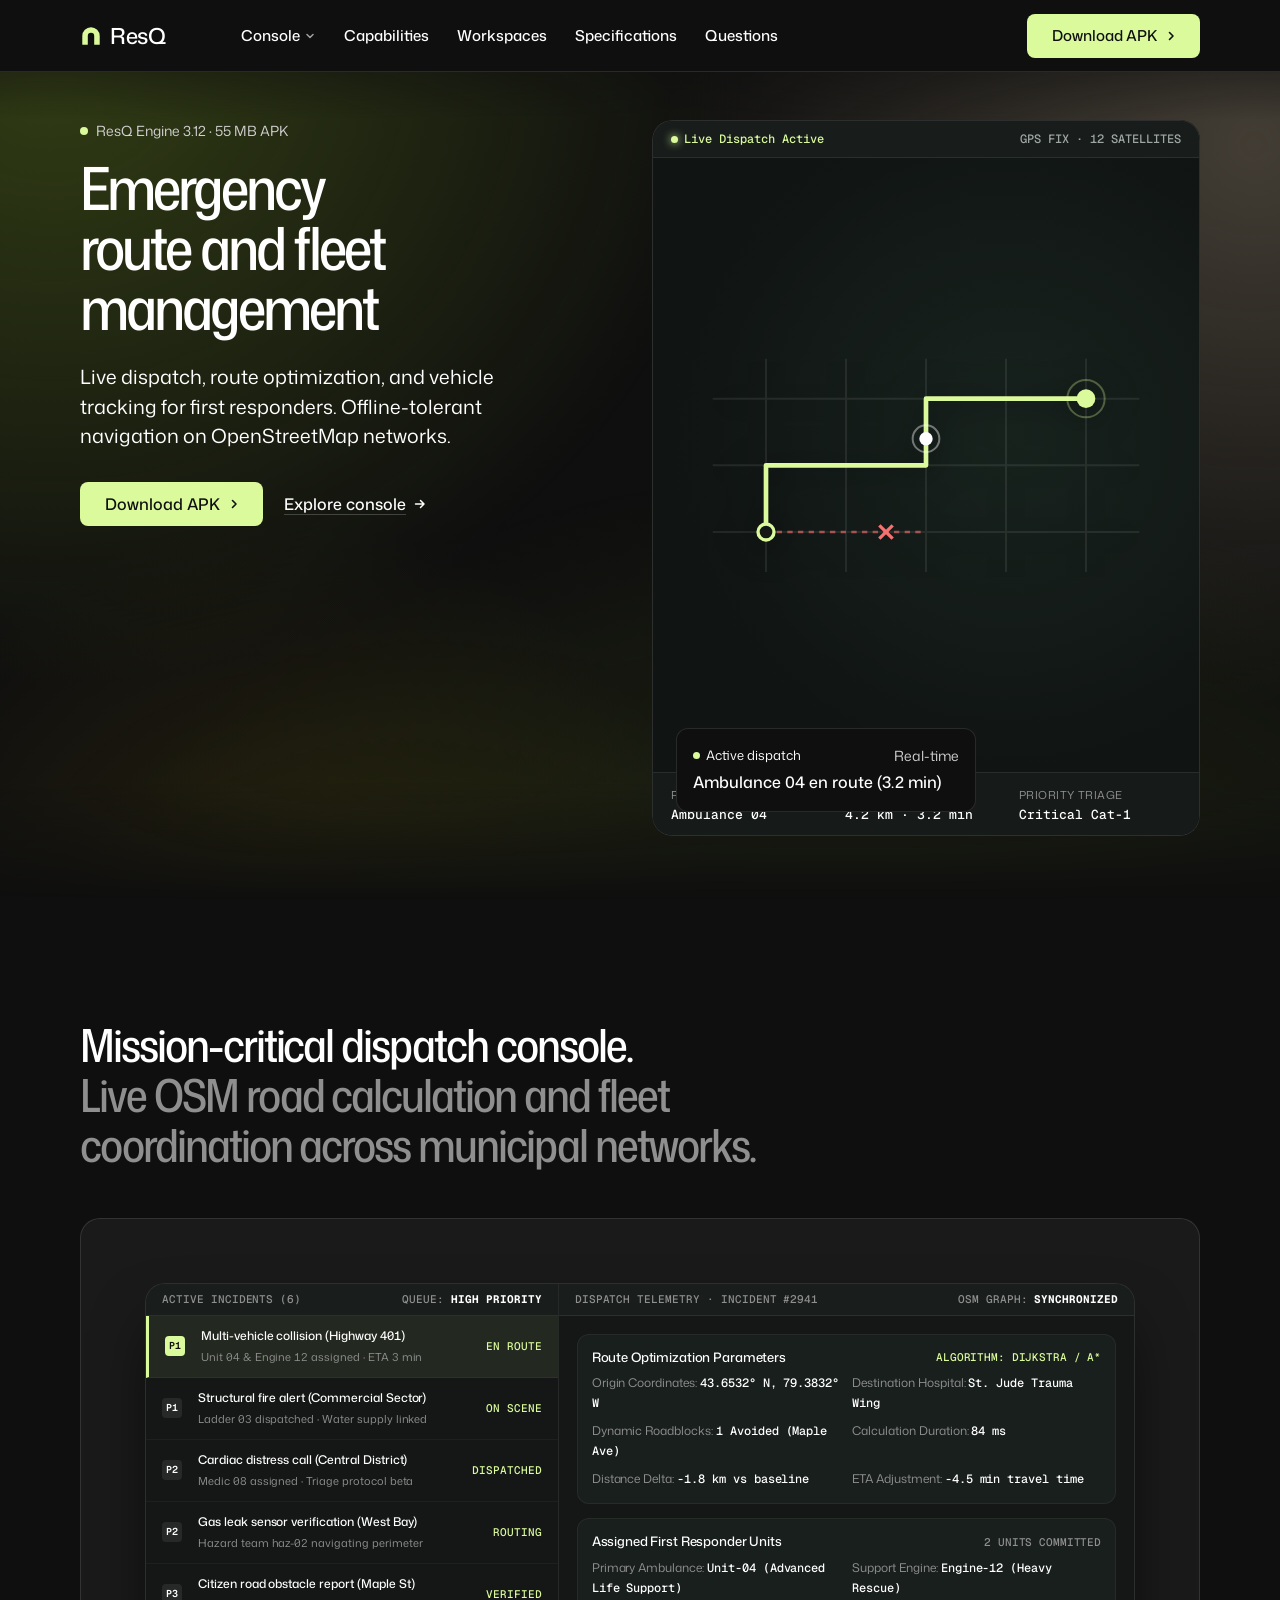
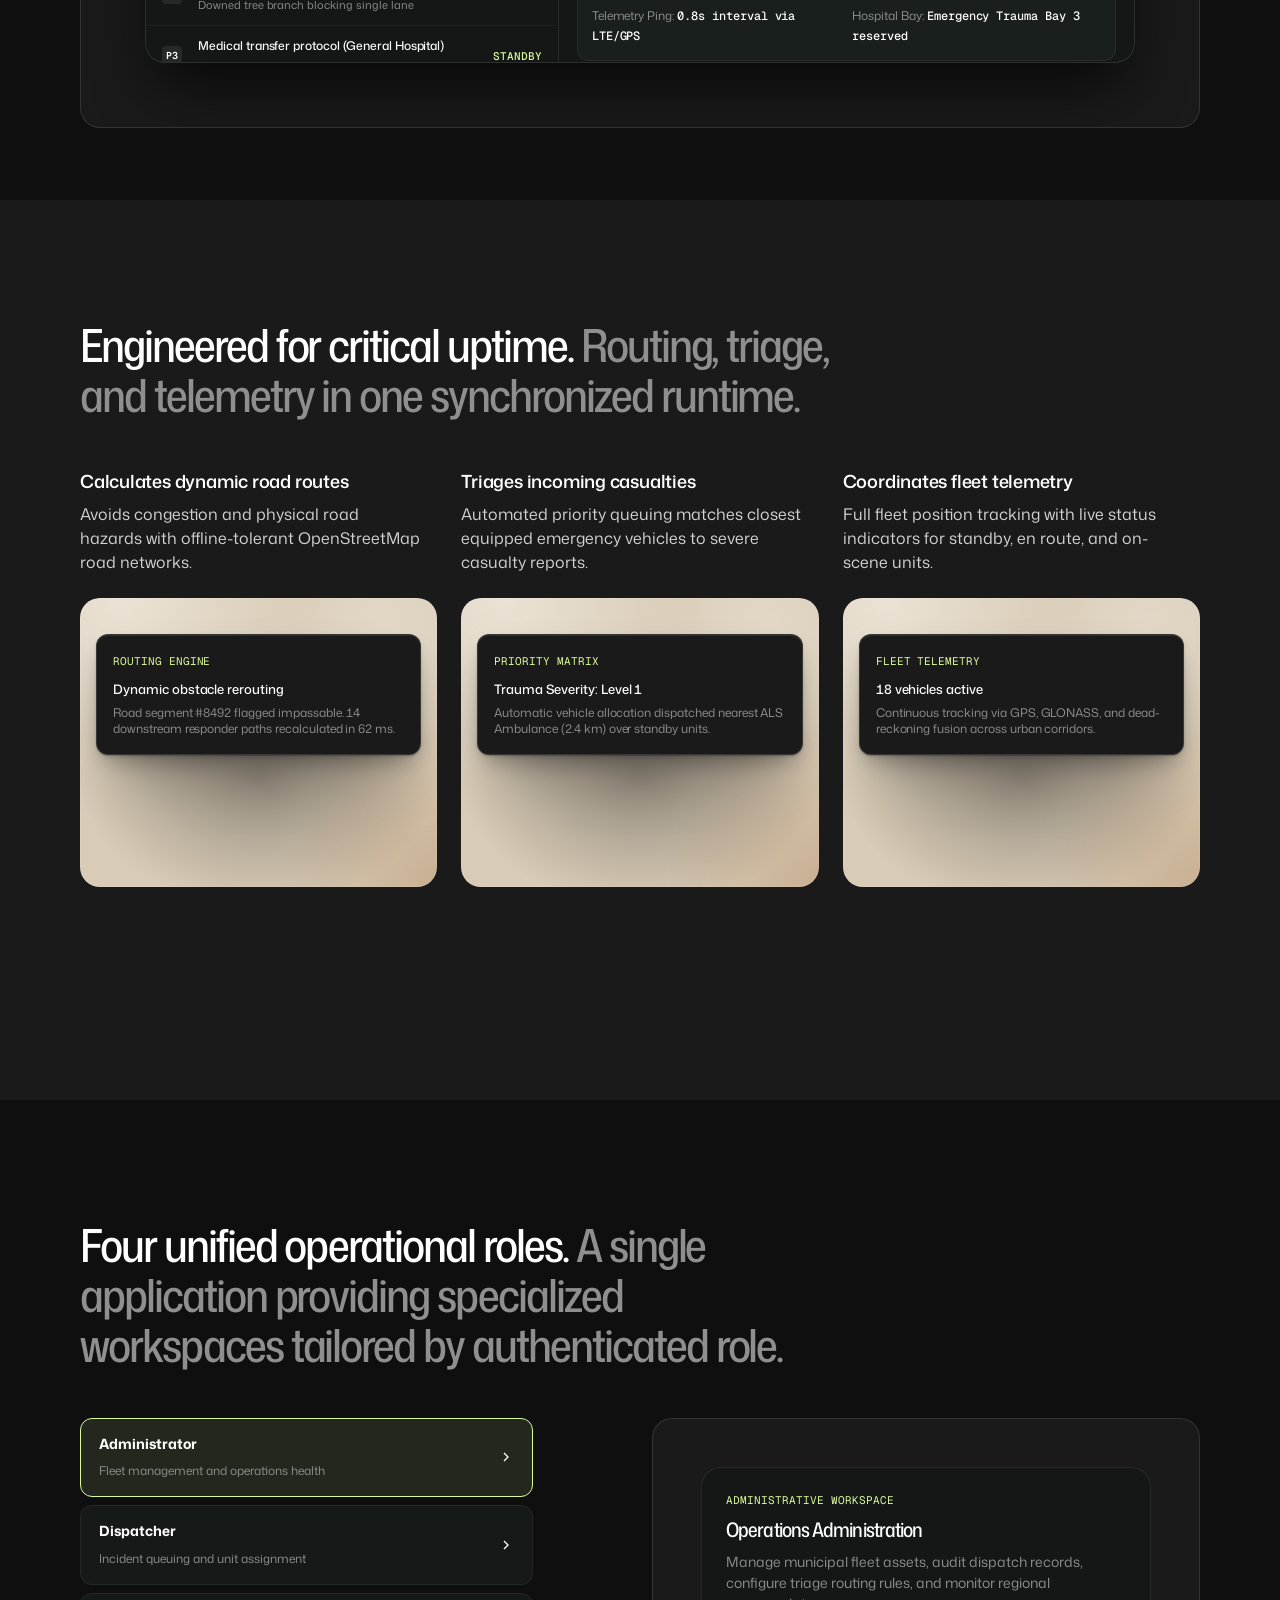
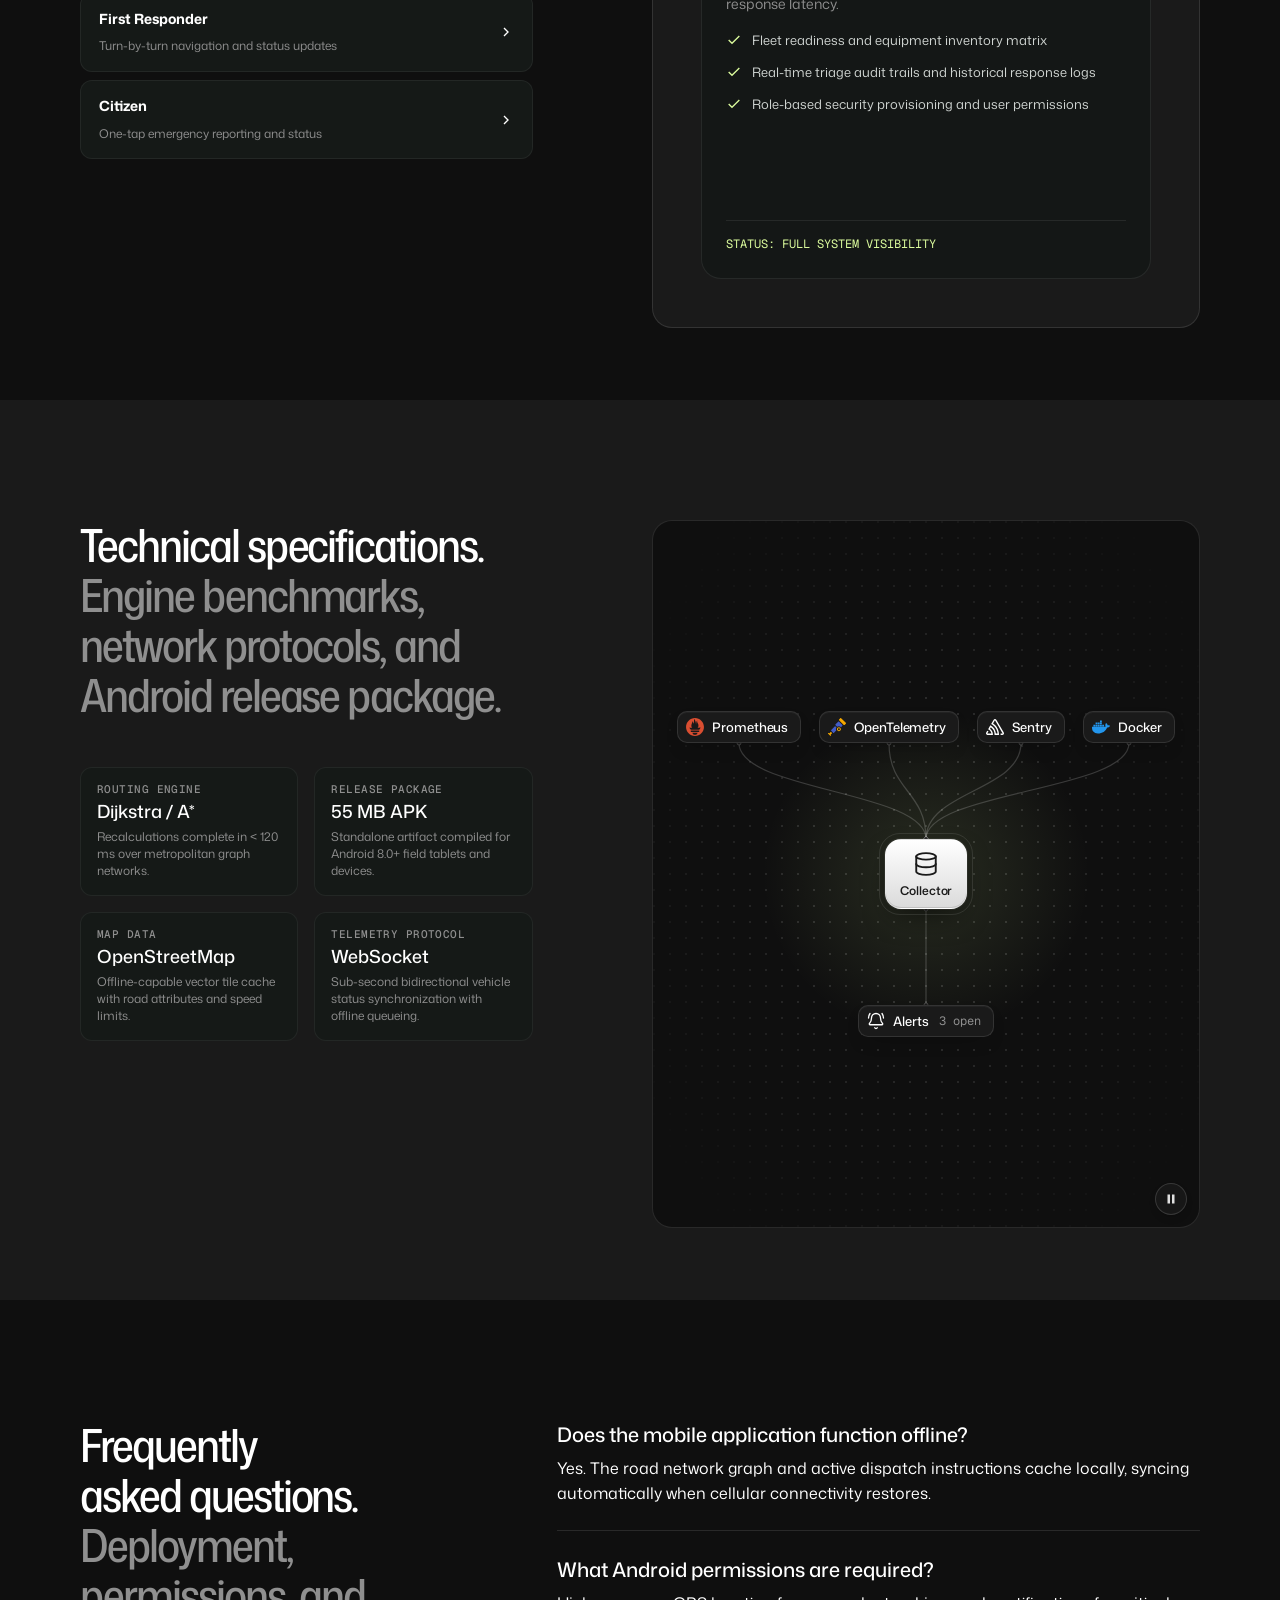
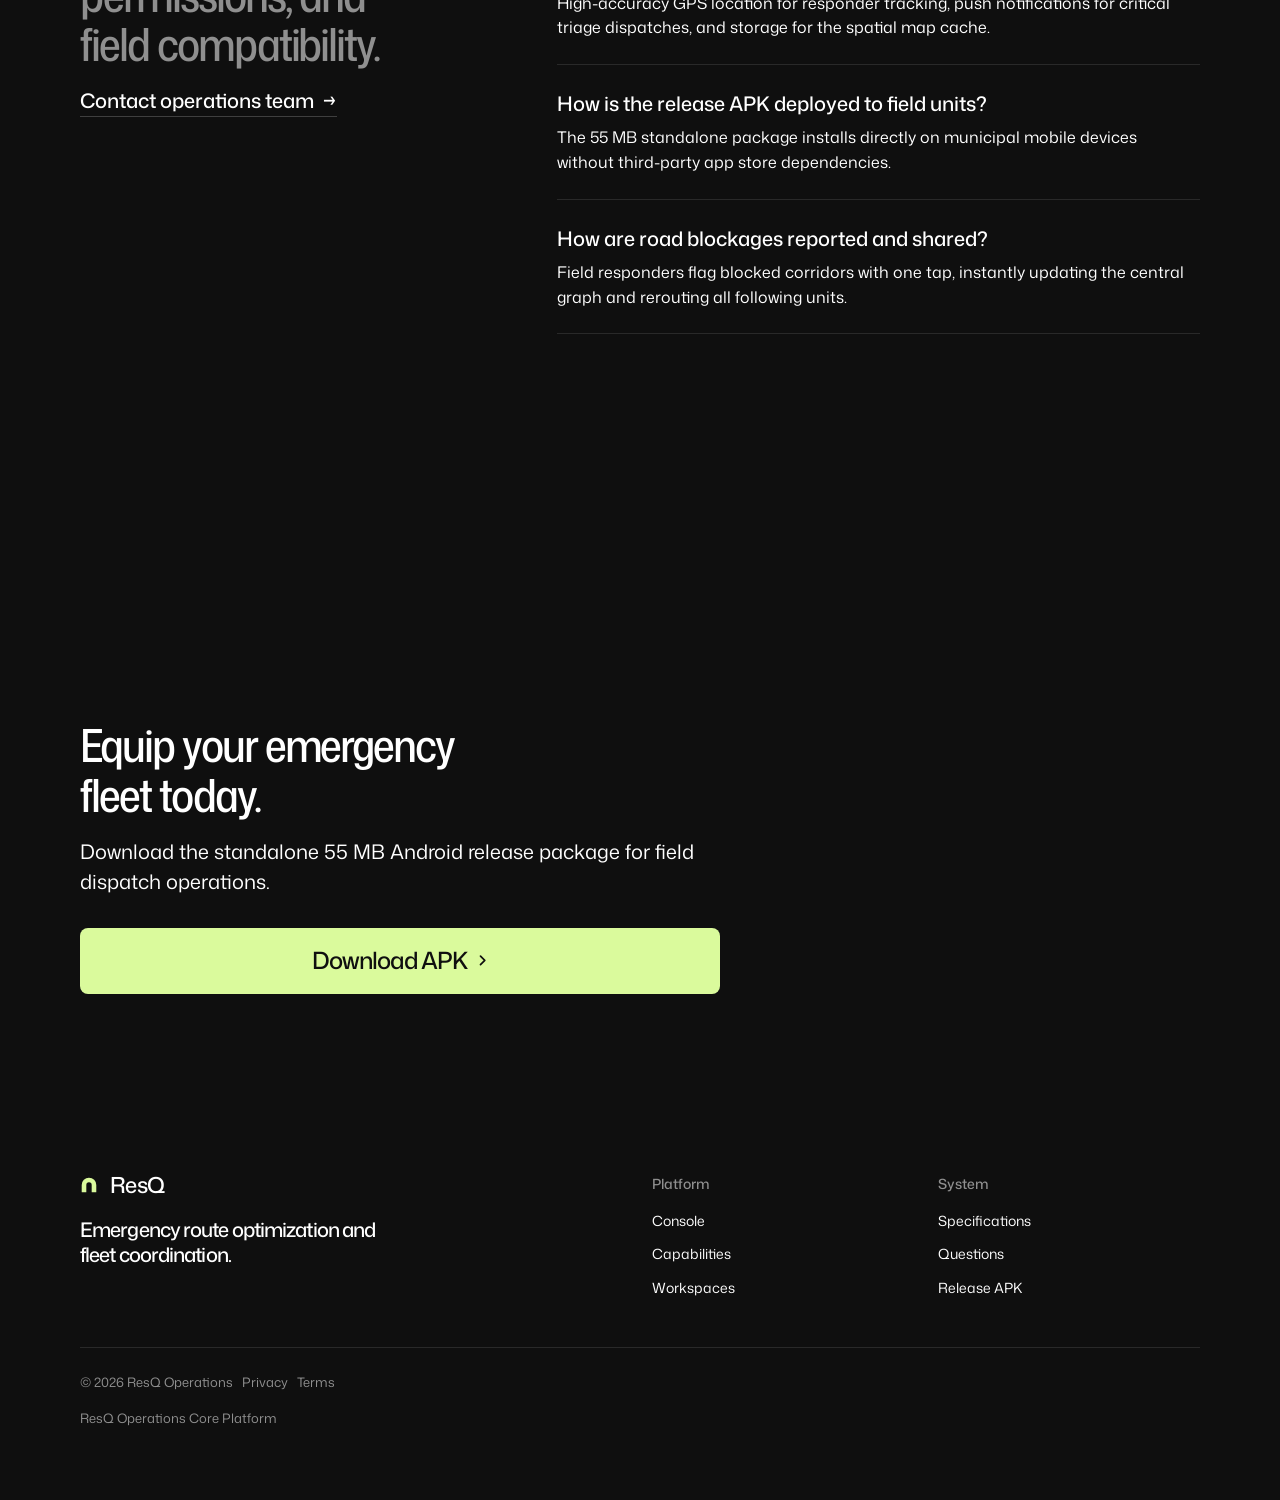
<file: landing-page/index.html>
<!doctype html>
<!-- data-type: software. data-radius: soft. data-ground: sand. data-buttons: arrow. data-motion -->
<html lang="en" data-type="software" data-radius="soft" data-ground="sand" data-buttons="arrow" data-motion>
<head>
<meta charset="utf-8">
<meta name="viewport" content="width=device-width, initial-scale=1, viewport-fit=cover">
<title>ResQ Operations: emergency route and fleet management</title>
<meta name="description" content="Mission-critical dispatch, intelligent route optimization, and real-time fleet coordination for emergency responders. Download release package for Android.">
<meta name="site-kind" content="software">
<meta name="page-type" content="software">
<link rel="preconnect" href="https://fonts.googleapis.com">
<link rel="preconnect" href="https://fonts.gstatic.com" crossorigin>
<link href="https://fonts.googleapis.com/css2?family=Mona+Sans:wdth,wght@75..125,400..600&family=Geist+Mono:wght@400..500&display=swap" rel="stylesheet">
<link rel="stylesheet" href="assets/system.css">
<link rel="stylesheet" href="assets/ui/cards.css">
<link rel="stylesheet" href="assets/motion/motion.css">
<link rel="stylesheet" href="assets/backgrounds/backgrounds.css">
<link rel="stylesheet" href="assets/layout/layout.css">
<link rel="stylesheet" href="assets/icons/icon.css">
<link rel="stylesheet" href="assets/diagrams/diagram.css">
<link rel="stylesheet" href="assets/ui/base.css">
<style>
:root {
  --p-bg: #0f0f0f; --p-surface: #1a1a1a; --p-ink: #ffffff; --p-muted: #8f8f8f;
  --p-accent: #dafa9c; --p-accent-ink: #0f0f0f; --p-action: #dafa9c; --p-action-ink: #0f0f0f;
  --p-inv-bg: #ffffff; --p-inv-surface: #ececec; --p-inv-ink: #0f0f0f; --p-inv-muted: #5f5f5f;
  --p-inv-accent: #0f0f0f; --p-inv-accent-ink: #ffffff; --p-inv-action: #0f0f0f; --p-inv-action-ink: #ffffff;
  --font-display: "Mona Sans", system-ui, sans-serif;
  --font-text: "Mona Sans", system-ui, sans-serif;
  --font-mono: "Geist Mono", ui-monospace, "SFMono-Regular", Menlo, Consolas, monospace;
  --display-weight: 500;
  --display-tracking: -0.045em;
  --display-tracking-xl: -0.05em;
  --display-stretch: 90%;
  --ly-scale: 0.88;
}

@media (min-width: 640px) and (max-width: 1023px) {
  #features .card.span-4 { grid-column: auto / span 4; }
  #features .panel { --p-h: 260px; }
  #specs .grid.fill { display: grid; grid-template-columns: minmax(0, 5fr) minmax(0, 7fr); gap: var(--gutter); }
  #specs .spec-list { grid-template-columns: repeat(2, 1fr); gap: 12px; }
  #specs .spec-item { padding: 12px; }
  #specs .frame--split { max-height: 100%; margin-top: 0; }
}
@media (max-width: 639px) {
  #features, #telemetry, #specs { --hm: 2; }
  #roles, #faq { --hm: 1; }
  .hero-hud {
    min-height: 320px;
    height: 100%;
  }
  .hero-hud__canvas {
    min-height: 200px;
    padding: 12px;
  }
  .hero__media {
    position: relative;
    height: 100%;
  }
  .hero__media .ly-float {
    display: none !important;
  }
  #roles .role-tablist {
    display: grid !important;
    grid-template-columns: repeat(2, 1fr) !important;
    gap: 8px !important;
  }
  #roles .role-tab-btn {
    padding: 8px 10px !important;
  }
  #roles .role-tab-btn b {
    font-size: 12px !important;
    margin-bottom: 0 !important;
  }
  #roles .role-tab-btn span {
    display: none !important;
  }
  #roles .role-tab-btn svg {
    display: none !important;
  }
  #roles .role-panels.frame {
    padding: 0 !important;
    border: none !important;
    background: transparent !important;
    height: auto !important;
    min-height: 0 !important;
  }
  #roles .role-panels.frame::before {
    display: none !important;
  }
  #roles .role-panel-box {
    height: auto !important;
    padding: 16px !important;
  }
  #roles .role-panel-box ul {
    margin: 10px 0 !important;
    gap: 8px !important;
  }
  #specs .frame--split {
    min-height: 440px;
    width: 100%;
    margin-top: 16px;
    padding: 16px 8px;
    box-sizing: border-box;
  }
}

/* Hero HUD Terminal */
.hero-hud {
  display: flex;
  flex-direction: column;
  height: 100%;
  min-height: 520px;
  background: #141716;
  border: 1px solid rgb(255 255 255 / 0.1);
  border-radius: var(--r-lg);
  overflow: hidden;
  box-shadow: 0 24px 48px -12px rgb(0 0 0 / 0.7);
  position: relative;
}
.hero-hud__bar {
  display: flex;
  align-items: center;
  justify-content: space-between;
  padding: 12px 18px;
  background: #181d1b;
  border-bottom: 1px solid rgb(255 255 255 / 0.08);
  font: 500 12px/1 var(--font-mono);
  color: #9ea7a3;
}
.hero-hud__tag {
  display: inline-flex;
  align-items: center;
  gap: 6px;
  color: var(--p-accent);
}
.hero-hud__tag::before {
  content: "";
  width: 7px;
  height: 7px;
  border-radius: 50%;
  background: var(--p-accent);
  box-shadow: 0 0 8px var(--p-accent);
}
.hero-hud__canvas {
  flex: 1;
  position: relative;
  background: radial-gradient(circle at 65% 45%, #18231e 0%, #101413 70%);
  display: flex;
  align-items: center;
  justify-content: center;
  padding: 24px;
}
.hero-hud__svg {
  width: 100%;
  max-width: 480px;
  height: auto;
  filter: drop-shadow(0 4px 16px rgb(0 0 0 / 0.6));
}
.hero-hud__footer {
  padding: 14px 18px;
  background: #161a19;
  border-top: 1px solid rgb(255 255 255 / 0.08);
  display: grid;
  grid-template-columns: repeat(3, 1fr);
  gap: 12px;
}
.hero-hud__stat dt {
  font-size: 11px;
  color: var(--p-muted);
  text-transform: uppercase;
  letter-spacing: 0.04em;
  margin-bottom: 4px;
}
.hero-hud__stat dd {
  margin: 0;
  font: 500 13px/1 var(--font-mono);
  color: var(--p-ink);
}

/* App Console */
.app.ui {
  display: grid;
  grid-template-columns: minmax(0, 5fr) minmax(0, 7fr);
  background: #141716;
  border: 1px solid rgb(255 255 255 / 0.1);
  border-radius: var(--r-lg);
  overflow: hidden;
  box-shadow: 0 32px 64px -16px rgb(0 0 0 / 0.8);
  height: 100%;
}
.app > .app__pane {
  position: relative;
  min-width: 0;
  min-height: 0;
  overflow: hidden;
  display: flex;
  flex-direction: column;
}
.app > .app__pane + .app__pane {
  border-left: 1px solid rgb(255 255 255 / 0.08);
}
.app-pane-head {
  padding: 10px 16px;
  background: #191e1c;
  border-bottom: 1px solid rgb(255 255 255 / 0.08);
  font: 500 11px/1 var(--font-mono);
  color: var(--p-muted);
  display: flex;
  justify-content: space-between;
  align-items: center;
}
.app-pane-head span b { color: var(--p-ink); }
.app-rows {
  list-style: none;
  margin: 0;
  padding: 0;
  overflow: hidden;
}
.app-row {
  display: grid;
  grid-template-columns: 24px 1fr auto;
  align-items: center;
  gap: 12px;
  padding: 10px 16px;
  border-bottom: 1px solid rgb(255 255 255 / 0.04);
  font-size: 12px;
}
.app-row.is-active {
  background: rgb(218 250 156 / 0.08);
  border-left: 3px solid var(--p-accent);
}
.app-row__icon {
  width: 20px;
  height: 20px;
  border-radius: 4px;
  display: grid;
  place-items: center;
  font: 600 10px/1 var(--font-mono);
  background: rgb(255 255 255 / 0.08);
  color: var(--p-ink);
}
.app-row.is-active .app-row__icon {
  background: var(--p-accent);
  color: #0f0f0f;
}
.app-row__title {
  font-weight: 500;
  color: var(--p-ink);
  white-space: nowrap;
  overflow: hidden;
  text-overflow: ellipsis;
}
.app-row__sub {
  font-size: 11px;
  color: var(--p-muted);
  margin-top: 1px;
}
.app-row__meta {
  font: 500 11px/1 var(--font-mono);
  color: var(--p-accent);
}
.app-detail-view {
  padding: 18px;
  display: flex;
  flex-direction: column;
  gap: 14px;
  height: 100%;
}
.app-detail-card {
  background: #191f1c;
  border: 1px solid rgb(255 255 255 / 0.06);
  border-radius: var(--r-md);
  padding: 14px;
}
.app-detail-card h4 {
  font-size: 13px;
  margin: 0 0 8px;
  color: var(--p-ink);
  display: flex;
  align-items: center;
  justify-content: space-between;
}
.app-detail-grid {
  display: grid;
  grid-template-columns: repeat(2, 1fr);
  gap: 8px 12px;
  font-size: 12px;
}
.app-detail-grid span { color: var(--p-muted); }
.app-detail-grid b { color: var(--p-ink); font-family: var(--font-mono); font-weight: 500; }

/* Tabs Tour */
.role-tablist {
  display: flex;
  flex-direction: column;
  gap: 8px;
}
.role-tab-btn {
  background: #151917;
  border: 1px solid rgb(255 255 255 / 0.06);
  border-radius: var(--r-md);
  padding: 14px 18px;
  text-align: left;
  cursor: pointer;
  transition: all 0.2s ease;
  color: var(--p-ink);
  display: flex;
  justify-content: space-between;
  align-items: center;
}
.role-tab-btn[aria-selected="true"] {
  background: rgb(218 250 156 / 0.1);
  border-color: var(--p-accent);
}
.role-tab-btn b { display: block; font-size: 14px; margin-bottom: 3px; }
.role-tab-btn span { font-size: 12px; color: var(--p-muted); }
.role-panel-box {
  background: #141716;
  border: 1px solid rgb(255 255 255 / 0.08);
  border-radius: var(--r-lg);
  padding: 24px;
  height: 100%;
  display: flex;
  flex-direction: column;
  justify-content: space-between;
}
.role-panel-box ul {
  list-style: none;
  padding: 0;
  margin: 16px 0;
  display: grid;
  gap: 12px;
}
.role-panel-box li {
  display: flex;
  align-items: center;
  gap: 10px;
  font-size: 13px;
  color: #cfd4d1;
}
.role-panel-box li svg { color: var(--p-accent); flex-shrink: 0; }

/* Specs Grid */
.spec-list {
  display: grid;
  grid-template-columns: repeat(2, 1fr);
  gap: 16px;
  margin-top: 16px;
}
.spec-item {
  background: #151917;
  border: 1px solid rgb(255 255 255 / 0.06);
  border-radius: var(--r-md);
  padding: 16px;
}
.spec-item dt {
  font: 500 11px/1 var(--font-mono);
  color: var(--p-muted);
  text-transform: uppercase;
  letter-spacing: 0.04em;
  margin-bottom: 6px;
}
.spec-item dd.val {
  font: 500 18px/1.2 var(--font-display);
  color: var(--p-ink);
  margin: 0 0 6px;
}
.spec-item dd.desc {
  margin: 0;
  font-size: 12px;
  line-height: 1.4;
  color: var(--p-muted);
}

@media (max-width: 1023px) {
  .app.ui { grid-template-columns: 1fr; }
  .spec-list { grid-template-columns: 1fr; }
}
</style>
<script src="assets/backgrounds/backgrounds.js"></script>
</head>
<body>
<!-- type: software
     deal: hero split, nav nav-mega, close close-type, footer footer-columns, rhythm surface-pairs, buttons arrow, mark arc, grounds bg-mist -->

<header class="nav">
  <div class="wrap nav__bar">
    <a class="nav__logo" href="#top"><span class="mark" data-mark="arc" aria-hidden="true"></span>ResQ</a>
    <nav class="nav__links" aria-label="Main">
      <div class="nav__item">
        <a class="nav__link" href="#telemetry">Console <svg class="chev" viewBox="0 0 12 12" aria-hidden="true"><path d="M3 4.5l3 3 3-3" fill="none" stroke="currentColor" stroke-width="1.5" stroke-linecap="round" stroke-linejoin="round"/></svg></a>
        <div class="nav__menu">
          <div class="wrap grid">
            <div class="menu-col span-4">
              <p class="t-label">Dispatch Engine</p>
              <a href="#telemetry">Live telemetry<span>Real-time fleet route vectors</span></a>
              <a href="#telemetry">Incident queuing<span>Automated priority classification</span></a>
            </div>
            <div class="menu-col span-4">
              <p class="t-label">Network Infrastructure</p>
              <a href="#features">OpenStreetMap graph<span>Offline-tolerant road calculations</span></a>
              <a href="#features">Vehicle coordination<span>GPS tracking and status feeds</span></a>
            </div>
            <div class="menu-col span-4">
              <p class="t-label">Mobile Package</p>
              <a href="#specs">Release APK<span>Direct 55 MB Android build</span></a>
              <a href="#roles">Operational roles<span>Four unified responder views</span></a>
            </div>
          </div>
        </div>
      </div>
      <div class="nav__item"><a class="nav__link" href="#features">Capabilities</a></div>
      <div class="nav__item"><a class="nav__link" href="#roles">Workspaces</a></div>
      <div class="nav__item"><a class="nav__link" href="#specs">Specifications</a></div>
      <div class="nav__item"><a class="nav__link" href="#faq">Questions</a></div>
    </nav>
    <div class="nav__actions">
      <a class="btn btn--primary" href="app-release.apk" download="app-release.apk">Download APK<svg class="m-arrow" viewBox="0 0 12 12" aria-hidden="true"><path class="m-arrow__stem" d="M1 6h8"/><path class="m-arrow__head" d="M4.5 2.5 8 6l-3.5 3.5"/></svg></a>
    </div>
    <button class="nav__toggle" type="button" aria-expanded="false" aria-label="Menu">
      <svg width="18" height="18" viewBox="0 0 18 18" aria-hidden="true"><path d="M2 5h14M2 13h14" stroke="currentColor" stroke-width="1.6" stroke-linecap="round"/></svg>
    </button>
  </div>
</header>

<main id="top">
  <!-- HERO (hero--split) -->
  <section class="hero hero--split bg-mist" aria-labelledby="hero-h" style="--h: 1">
    <div class="wrap">
      <div class="hero-text grid hero__grid">
        <div class="hero__text span-5">
          <p class="hero__kicker"><span class="dot" aria-hidden="true"></span>ResQ Engine 3.12 · 55 MB APK</p>
          <h1 id="hero-h">Emergency route and fleet management</h1>
          <p class="hero__lead">Live dispatch, route optimization, and vehicle tracking for first responders. Offline-tolerant navigation on OpenStreetMap networks.</p>
          <div class="btn-row">
            <a class="btn btn--primary" href="app-release.apk" download="app-release.apk">Download APK<svg class="m-arrow" viewBox="0 0 12 12" aria-hidden="true"><path class="m-arrow__stem" d="M1 6h8"/><path class="m-arrow__head" d="M4.5 2.5 8 6l-3.5 3.5"/></svg></a>
            <a class="btn btn--secondary" href="#telemetry">Explore console</a>
          </div>
        </div>
        
        <div class="hero__media span-6 start-7">
          <div class="hero-hud" role="region" aria-label="Live emergency telemetry terminal">
            <div class="hero-hud__bar">
              <span class="hero-hud__tag">Live Dispatch Active</span>
              <span>GPS FIX · 12 SATELLITES</span>
            </div>
            <div class="hero-hud__canvas">
              <svg class="hero-hud__svg" viewBox="0 0 360 200" fill="none" xmlns="http://www.w3.org/2000/svg" aria-hidden="true">
                <path d="M20 50 H340 M20 100 H340 M20 150 H340 M60 20 V180 M120 20 V180 M180 20 V180 M240 20 V180 M300 20 V180" stroke="currentColor" stroke-opacity="0.08" stroke-width="1.5"/>
                <path d="M60 150 L120 150 L180 150" stroke="#f87171" stroke-width="2" stroke-dasharray="4 4" stroke-opacity="0.6"/>
                <line x1="145" y1="145" x2="155" y2="155" stroke="#f87171" stroke-width="2.5"/>
                <line x1="155" y1="145" x2="145" y2="155" stroke="#f87171" stroke-width="2.5"/>
                <path d="M60 150 L60 100 L180 100 L180 50 L300 50" stroke="var(--p-accent)" stroke-width="3.5" stroke-linecap="round" stroke-linejoin="round"/>
                <circle cx="60" cy="150" r="6" fill="#141716" stroke="var(--p-accent)" stroke-width="2.5"/>
                <circle cx="300" cy="50" r="7" fill="var(--p-accent)"/>
                <circle cx="300" cy="50" r="14" stroke="var(--p-accent)" stroke-width="1.5" stroke-opacity="0.3"/>
                <circle cx="180" cy="80" r="5" fill="#ffffff"/>
                <circle cx="180" cy="80" r="10" stroke="#ffffff" stroke-width="1.5" stroke-opacity="0.4"/>
              </svg>
            </div>
            <div class="hero-hud__footer">
              <div class="hero-hud__stat">
                <dt>Primary Unit</dt>
                <dd>Ambulance 04</dd>
              </div>
              <div class="hero-hud__stat">
                <dt>Shortest Path</dt>
                <dd>4.2 km · 3.2 min</dd>
              </div>
              <div class="hero-hud__stat">
                <dt>Priority Triage</dt>
                <dd>Critical Cat-1</dd>
              </div>
            </div>
          </div>
          <div class="ly-float">
            <div class="ly-float__row"><span class="ly-live">Active dispatch</span><span>Real-time</span></div>
            <div class="ly-float__title">Ambulance 04 en route (3.2 min)</div>
          </div>
        </div>
      </div>
    </div>
  </section>

  <!-- TELEMETRY CONSOLE (app-frame) -->
  <section class="section" id="telemetry" aria-labelledby="telemetry-h" style="--h: 1" data-screen="free">
    <div class="wrap">
      <div class="section-head">
        <h2 id="telemetry-h">Mission-critical dispatch console. <span class="muted">Live OSM road calculation and fleet coordination across municipal networks.</span></h2>
      </div>
      <div class="frame frame--hero fill" role="img" aria-label="Emergency route dispatch console" data-ui-pause-host>
        <div class="app ui" style="height: 100%;">
          <div class="app__pane app__pane--list">
            <div class="app-pane-head">
              <span>ACTIVE INCIDENTS (6)</span>
              <span>QUEUE: <b>HIGH PRIORITY</b></span>
            </div>
            <ul class="app-rows">
              <li class="app-row is-active">
                <span class="app-row__icon">P1</span>
                <div>
                  <div class="app-row__title">Multi-vehicle collision (Highway 401)</div>
                  <div class="app-row__sub">Unit 04 &amp; Engine 12 assigned · ETA 3 min</div>
                </div>
                <span class="app-row__meta">EN ROUTE</span>
              </li>
              <li class="app-row">
                <span class="app-row__icon">P1</span>
                <div>
                  <div class="app-row__title">Structural fire alert (Commercial Sector)</div>
                  <div class="app-row__sub">Ladder 03 dispatched · Water supply linked</div>
                </div>
                <span class="app-row__meta">ON SCENE</span>
              </li>
              <li class="app-row">
                <span class="app-row__icon">P2</span>
                <div>
                  <div class="app-row__title">Cardiac distress call (Central District)</div>
                  <div class="app-row__sub">Medic 08 assigned · Triage protocol beta</div>
                </div>
                <span class="app-row__meta">DISPATCHED</span>
              </li>
              <li class="app-row">
                <span class="app-row__icon">P2</span>
                <div>
                  <div class="app-row__title">Gas leak sensor verification (West Bay)</div>
                  <div class="app-row__sub">Hazard team haz-02 navigating perimeter</div>
                </div>
                <span class="app-row__meta">ROUTING</span>
              </li>
              <li class="app-row">
                <span class="app-row__icon">P3</span>
                <div>
                  <div class="app-row__title">Citizen road obstacle report (Maple St)</div>
                  <div class="app-row__sub">Downed tree branch blocking single lane</div>
                </div>
                <span class="app-row__meta">VERIFIED</span>
              </li>
              <li class="app-row">
                <span class="app-row__icon">P3</span>
                <div>
                  <div class="app-row__title">Medical transfer protocol (General Hospital)</div>
                  <div class="app-row__sub">Unit 14 standby · Scheduled release</div>
                </div>
                <span class="app-row__meta">STANDBY</span>
              </li>
            </ul>
          </div>
          <div class="app__pane app__pane--open" data-ui-loop>
            <div class="app-pane-head">
              <span>DISPATCH TELEMETRY · INCIDENT #2941</span>
              <span>OSM GRAPH: <b>SYNCHRONIZED</b></span>
            </div>
            <div class="app-detail-view">
              <div class="app-detail-card">
                <h4>
                  <span>Route Optimization Parameters</span>
                  <span style="font-family: var(--font-mono); font-size: 11px; color: var(--p-accent);">ALGORITHM: DIJKSTRA / A*</span>
                </h4>
                <div class="app-detail-grid">
                  <div><span>Origin Coordinates:</span> <b>43.6532° N, 79.3832° W</b></div>
                  <div><span>Destination Hospital:</span> <b>St. Jude Trauma Wing</b></div>
                  <div><span>Dynamic Roadblocks:</span> <b>1 Avoided (Maple Ave)</b></div>
                  <div><span>Calculation Duration:</span> <b>84 ms</b></div>
                  <div><span>Distance Delta:</span> <b>-1.8 km vs baseline</b></div>
                  <div><span>ETA Adjustment:</span> <b>-4.5 min travel time</b></div>
                </div>
              </div>
              <div class="app-detail-card">
                <h4>
                  <span>Assigned First Responder Units</span>
                  <span style="font-family: var(--font-mono); font-size: 11px; color: var(--p-muted);">2 UNITS COMMITTED</span>
                </h4>
                <div class="app-detail-grid">
                  <div><span>Primary Ambulance:</span> <b>Unit-04 (Advanced Life Support)</b></div>
                  <div><span>Support Engine:</span> <b>Engine-12 (Heavy Rescue)</b></div>
                  <div><span>Telemetry Ping:</span> <b>0.8s interval via LTE/GPS</b></div>
                  <div><span>Hospital Bay:</span> <b>Emergency Trauma Bay 3 reserved</b></div>
                </div>
              </div>
            </div>
          </div>
        </div>
      </div>
    </div>
  </section>

  <!-- FEATURES (3 cards across) -->
  <section class="section ground-surface" id="features" aria-labelledby="features-h" style="--h: 1" data-screen="free">
    <div class="wrap">
      <div class="section-head">
        <h2 id="features-h">Engineered for critical uptime. <span class="muted">Routing, triage, and telemetry in one synchronized runtime.</span></h2>
      </div>
      <div class="grid">
        <article class="card card--row card--open span-4">
          <h3>Calculates dynamic road routes</h3>
          <p>Avoids congestion and physical road hazards with offline-tolerant OpenStreetMap road networks.</p>
          <div class="panel">
            <div class="stage stage--fade-b">
              <div class="at-rise fit" style="--fit-max:340px;--ax:max(16px, 50% - 170px);--ay:36px;--ay-sm:36px" data-ui-loop>
                <div class="ui ui-panel" style="padding: 16px; font-size: 13px;">
                  <div style="font-family: var(--font-mono); font-size: 11px; color: var(--p-accent); margin-bottom: 8px;">ROUTING ENGINE</div>
                  <div style="color: var(--p-ink); font-weight: 500; margin-bottom: 6px;">Dynamic obstacle rerouting</div>
                  <div style="color: var(--p-muted); font-size: 12px; line-height: 1.4;">Road segment #8492 flagged impassable. 14 downstream responder paths recalculated in 62 ms.</div>
                </div>
              </div>
            </div>
          </div>
        </article>

        <article class="card card--row card--open span-4">
          <h3>Triages incoming casualties</h3>
          <p>Automated priority queuing matches closest equipped emergency vehicles to severe casualty reports.</p>
          <div class="panel">
            <div class="stage stage--fade-b">
              <div class="at-rise fit" style="--fit-max:340px;--ax:max(16px, 50% - 170px);--ay:36px;--ay-sm:36px">
                <div class="ui ui-panel" style="padding: 16px; font-size: 13px;">
                  <div style="font-family: var(--font-mono); font-size: 11px; color: var(--p-accent); margin-bottom: 8px;">PRIORITY MATRIX</div>
                  <div style="color: var(--p-ink); font-weight: 500; margin-bottom: 6px;">Trauma Severity: Level 1</div>
                  <div style="color: var(--p-muted); font-size: 12px; line-height: 1.4;">Automatic vehicle allocation dispatched nearest ALS Ambulance (2.4 km) over standby units.</div>
                </div>
              </div>
            </div>
          </div>
        </article>

        <article class="card card--row card--open span-4">
          <h3>Coordinates fleet telemetry</h3>
          <p>Full fleet position tracking with live status indicators for standby, en route, and on-scene units.</p>
          <div class="panel">
            <div class="stage stage--fade-b">
              <div class="at-rise fit" style="--fit-max:340px;--ax:max(16px, 50% - 170px);--ay:36px;--ay-sm:36px">
                <div class="ui ui-panel" style="padding: 16px; font-size: 13px;">
                  <div style="font-family: var(--font-mono); font-size: 11px; color: var(--p-accent); margin-bottom: 8px;">FLEET TELEMETRY</div>
                  <div style="color: var(--p-ink); font-weight: 500; margin-bottom: 6px;">18 vehicles active</div>
                  <div style="color: var(--p-muted); font-size: 12px; line-height: 1.4;">Continuous tracking via GPS, GLONASS, and dead-reckoning fusion across urban corridors.</div>
                </div>
              </div>
            </div>
          </div>
        </article>
      </div>
    </div>
  </section>

  <!-- ROLES (tabs-tour) -->
  <section class="section" id="roles" aria-labelledby="roles-h" style="--h: 1" data-screen="free">
    <div class="wrap">
      <div class="section-head">
        <h2 id="roles-h">Four unified operational roles. <span class="muted">A single application providing specialized workspaces tailored by authenticated role.</span></h2>
      </div>
      <div class="grid fill">
        <div class="role-tablist span-5" role="tablist" aria-label="Role selector">
          <button class="role-tab-btn" role="tab" id="tab-admin" aria-selected="true" aria-controls="panel-admin">
            <div>
              <b>Administrator</b>
              <span>Fleet management and operations health</span>
            </div>
            <svg width="16" height="16" viewBox="0 0 24 24" fill="none" stroke="currentColor" stroke-width="2" aria-hidden="true"><polyline points="9 18 15 12 9 6"/></svg>
          </button>
          <button class="role-tab-btn" role="tab" id="tab-dispatcher" aria-selected="false" aria-controls="panel-dispatcher">
            <div>
              <b>Dispatcher</b>
              <span>Incident queuing and unit assignment</span>
            </div>
            <svg width="16" height="16" viewBox="0 0 24 24" fill="none" stroke="currentColor" stroke-width="2" aria-hidden="true"><polyline points="9 18 15 12 9 6"/></svg>
          </button>
          <button class="role-tab-btn" role="tab" id="tab-responder" aria-selected="false" aria-controls="panel-responder">
            <div>
              <b>First Responder</b>
              <span>Turn-by-turn navigation and status updates</span>
            </div>
            <svg width="16" height="16" viewBox="0 0 24 24" fill="none" stroke="currentColor" stroke-width="2" aria-hidden="true"><polyline points="9 18 15 12 9 6"/></svg>
          </button>
          <button class="role-tab-btn" role="tab" id="tab-citizen" aria-selected="false" aria-controls="panel-citizen">
            <div>
              <b>Citizen</b>
              <span>One-tap emergency reporting and status</span>
            </div>
            <svg width="16" height="16" viewBox="0 0 24 24" fill="none" stroke="currentColor" stroke-width="2" aria-hidden="true"><polyline points="9 18 15 12 9 6"/></svg>
          </button>
        </div>

        <div class="role-panels frame span-6 start-7" role="img" aria-label="Role preview panel">
          <div class="role-panel-box" id="panel-admin" role="tabpanel" aria-labelledby="tab-admin">
            <div>
              <div style="font-family: var(--font-mono); font-size: 11px; color: var(--p-accent); margin-bottom: 8px;">ADMINISTRATIVE WORKSPACE</div>
              <h3 style="font-size: 20px; margin: 0 0 10px;">Operations Administration</h3>
              <p style="color: var(--p-muted); font-size: 14px; line-height: 1.5; margin: 0;">Manage municipal fleet assets, audit dispatch records, configure triage routing rules, and monitor regional response latency.</p>
              <ul>
                <li><svg width="16" height="16" viewBox="0 0 24 24" fill="none" stroke="currentColor" stroke-width="2"><polyline points="20 6 9 17 4 12"/></svg> Fleet readiness and equipment inventory matrix</li>
                <li><svg width="16" height="16" viewBox="0 0 24 24" fill="none" stroke="currentColor" stroke-width="2"><polyline points="20 6 9 17 4 12"/></svg> Real-time triage audit trails and historical response logs</li>
                <li><svg width="16" height="16" viewBox="0 0 24 24" fill="none" stroke="currentColor" stroke-width="2"><polyline points="20 6 9 17 4 12"/></svg> Role-based security provisioning and user permissions</li>
              </ul>
            </div>
            <div style="font-family: var(--font-mono); font-size: 12px; color: var(--p-accent); border-top: 1px solid rgb(255 255 255 / 0.08); padding-top: 14px;">
              STATUS: FULL SYSTEM VISIBILITY
            </div>
          </div>

          <div class="role-panel-box" id="panel-dispatcher" role="tabpanel" aria-labelledby="tab-dispatcher" hidden>
            <div>
              <div style="font-family: var(--font-mono); font-size: 11px; color: var(--p-accent); margin-bottom: 8px;">DISPATCH WORKSPACE</div>
              <h3 style="font-size: 20px; margin: 0 0 10px;">Dispatcher Triage Console</h3>
              <p style="color: var(--p-muted); font-size: 14px; line-height: 1.5; margin: 0;">Coordinate incoming 911 reports, verify incident locations against OSM data, and dispatch optimal emergency apparatus with one click.</p>
              <ul>
                <li><svg width="16" height="16" viewBox="0 0 24 24" fill="none" stroke="currentColor" stroke-width="2"><polyline points="20 6 9 17 4 12"/></svg> Priority queuing matching incident severity to closest units</li>
                <li><svg width="16" height="16" viewBox="0 0 24 24" fill="none" stroke="currentColor" stroke-width="2"><polyline points="20 6 9 17 4 12"/></svg> Instant route broadcast directly to responder in-cab displays</li>
                <li><svg width="16" height="16" viewBox="0 0 24 24" fill="none" stroke="currentColor" stroke-width="2"><polyline points="20 6 9 17 4 12"/></svg> Live road blockage reporting and manual route recalculation</li>
              </ul>
            </div>
            <div style="font-family: var(--font-mono); font-size: 12px; color: var(--p-accent); border-top: 1px solid rgb(255 255 255 / 0.08); padding-top: 14px;">
              STATUS: DISPATCH CONSOLE READY
            </div>
          </div>

          <div class="role-panel-box" id="panel-responder" role="tabpanel" aria-labelledby="tab-responder" hidden>
            <div>
              <div style="font-family: var(--font-mono); font-size: 11px; color: var(--p-accent); margin-bottom: 8px;">RESPONDER WORKSPACE</div>
              <h3 style="font-size: 20px; margin: 0 0 10px;">First Responder Navigation</h3>
              <p style="color: var(--p-muted); font-size: 14px; line-height: 1.5; margin: 0;">In-vehicle tactile interface providing live turn-by-turn guidance, hazard notifications, and single-tap status transmission to command.</p>
              <ul>
                <li><svg width="16" height="16" viewBox="0 0 24 24" fill="none" stroke="currentColor" stroke-width="2"><polyline points="20 6 9 17 4 12"/></svg> Offline turn-by-turn road navigation powered by OSM</li>
                <li><svg width="16" height="16" viewBox="0 0 24 24" fill="none" stroke="currentColor" stroke-width="2"><polyline points="20 6 9 17 4 12"/></svg> One-touch status buttons (Standby, En Route, On Scene, Hospital)</li>
                <li><svg width="16" height="16" viewBox="0 0 24 24" fill="none" stroke="currentColor" stroke-width="2"><polyline points="20 6 9 17 4 12"/></svg> Automated telemetry transmission with battery optimization</li>
              </ul>
            </div>
            <div style="font-family: var(--font-mono); font-size: 12px; color: var(--p-accent); border-top: 1px solid rgb(255 255 255 / 0.08); padding-top: 14px;">
              STATUS: VEHICLE TELEMETRY ACTIVE
            </div>
          </div>

          <div class="role-panel-box" id="panel-citizen" role="tabpanel" aria-labelledby="tab-citizen" hidden>
            <div>
              <div style="font-family: var(--font-mono); font-size: 11px; color: var(--p-accent); margin-bottom: 8px;">CITIZEN WORKSPACE</div>
              <h3 style="font-size: 20px; margin: 0 0 10px;">Citizen Emergency Portal</h3>
              <p style="color: var(--p-muted); font-size: 14px; line-height: 1.5; margin: 0;">Immediate emergency reporting with verified GPS geotags, casualty triage details, and live responder arrival time estimates.</p>
              <ul>
                <li><svg width="16" height="16" viewBox="0 0 24 24" fill="none" stroke="currentColor" stroke-width="2"><polyline points="20 6 9 17 4 12"/></svg> Single-tap SOS report generation with automatic location ping</li>
                <li><svg width="16" height="16" viewBox="0 0 24 24" fill="none" stroke="currentColor" stroke-width="2"><polyline points="20 6 9 17 4 12"/></svg> Real-time status tracker showing dispatched emergency apparatus</li>
                <li><svg width="16" height="16" viewBox="0 0 24 24" fill="none" stroke="currentColor" stroke-width="2"><polyline points="20 6 9 17 4 12"/></svg> Offline SMS fallback capability when data networks fail</li>
              </ul>
            </div>
            <div style="font-family: var(--font-mono); font-size: 12px; color: var(--p-accent); border-top: 1px solid rgb(255 255 255 / 0.08); padding-top: 14px;">
              STATUS: CITIZEN SOS NETWORK ONLINE
            </div>
          </div>
        </div>
      </div>
    </div>
  </section>

  <!-- SPECS -->
  <section class="section ground-surface" id="specs" aria-labelledby="specs-h" style="--h: 1" data-screen="free">
    <div class="wrap">
      <div class="grid fill">
        <div class="span-5">
          <div class="section-head">
            <h2 id="specs-h">Technical specifications. <span class="muted">Engine benchmarks, network protocols, and Android release package.</span></h2>
          </div>
          <dl class="spec-list">
            <div class="spec-item">
              <dt>Routing Engine</dt>
              <dd class="val">Dijkstra / A*</dd>
              <dd class="desc">Recalculations complete in &lt; 120 ms over metropolitan graph networks.</dd>
            </div>
            <div class="spec-item">
              <dt>Release Package</dt>
              <dd class="val">55 MB APK</dd>
              <dd class="desc">Standalone artifact compiled for Android 8.0+ field tablets and devices.</dd>
            </div>
            <div class="spec-item">
              <dt>Map Data</dt>
              <dd class="val">OpenStreetMap</dd>
              <dd class="desc">Offline-capable vector tile cache with road attributes and speed limits.</dd>
            </div>
            <div class="spec-item">
              <dt>Telemetry Protocol</dt>
              <dd class="val">WebSocket</dd>
              <dd class="desc">Sub-second bidirectional vehicle status synchronization with offline queueing.</dd>
            </div>
          </dl>
        </div>

        <div class="frame frame--split span-6 start-7 fill" role="img" aria-label="Telemetry integration diagram">
          <div class="dg" data-diagram="fanin-telemetry" data-dg-phone="loop" style="width: 100%; height: 100%;"></div>
        </div>
      </div>
    </div>
  </section>

  <!-- FAQ -->
  <section class="section" id="faq" aria-labelledby="faq-h" style="--h: 1" data-screen="free">
    <div class="wrap">
      <div class="grid">
        <div class="span-4">
          <div class="section-head">
            <h2 id="faq-h">Frequently asked questions. <span class="muted">Deployment, permissions, and field compatibility.</span></h2>
            <p><a class="link" href="#contact">Contact operations team</a></p>
          </div>
        </div>
        <div class="span-7 start-6">
          <div class="faq">
            <div class="faq__item">
              <h3>Does the mobile application function offline?</h3>
              <p>Yes. The road network graph and active dispatch instructions cache locally, syncing automatically when cellular connectivity restores.</p>
            </div>
            <div class="faq__item">
              <h3>What Android permissions are required?</h3>
              <p>High-accuracy GPS location for responder tracking, push notifications for critical triage dispatches, and storage for the spatial map cache.</p>
            </div>
            <div class="faq__item">
              <h3>How is the release APK deployed to field units?</h3>
              <p>The 55 MB standalone package installs directly on municipal mobile devices without third-party app store dependencies.</p>
            </div>
            <div class="faq__item">
              <h3>How are road blockages reported and shared?</h3>
              <p>Field responders flag blocked corridors with one tap, instantly updating the central graph and rerouting all following units.</p>
            </div>
          </div>
        </div>
      </div>
    </div>
  </section>
</main>

<!-- FOOTER.CLOSING: close-type + footer-columns -->
<footer class="footer closing" id="contact" aria-labelledby="close-h" style="--h: 1" data-screen="free">
  <div class="wrap">
    <div class="closing__cta close--type">
      <div class="section-head">
        <h2 id="close-h">Equip your emergency fleet today.</h2>
        <p>Download the standalone 55 MB Android release package for field dispatch operations.</p>
      </div>
      <a class="btn btn--primary btn--xl" href="app-release.apk" download="app-release.apk">Download APK<svg class="m-arrow" viewBox="0 0 12 12" aria-hidden="true"><path class="m-arrow__stem" d="M1 6h8"/><path class="m-arrow__head" d="M4.5 2.5 8 6l-3.5 3.5"/></svg></a>
    </div>
    <div class="closing__links">
      <div class="grid">
        <div class="span-6 stack-4">
          <a class="nav__logo" href="#top"><span class="mark" data-mark="arc" aria-hidden="true"></span>ResQ</a>
          <p class="footer__lede">Emergency route optimization and fleet coordination.</p>
        </div>
        <div class="span-3 start-7 footer__col">
          <h4>Platform</h4>
          <ul>
            <li><a href="#telemetry">Console</a></li>
            <li><a href="#features">Capabilities</a></li>
            <li><a href="#roles">Workspaces</a></li>
          </ul>
        </div>
        <div class="span-3 footer__col">
          <h4>System</h4>
          <ul>
            <li><a href="#specs">Specifications</a></li>
            <li><a href="#faq">Questions</a></li>
            <li><a href="app-release.apk" download="app-release.apk">Release APK</a></li>
          </ul>
        </div>
      </div>
      <div class="footer__legal">
        <span>&copy; 2026 ResQ Operations &nbsp; <a href="privacy.html">Privacy</a> &nbsp; <a href="terms.html">Terms</a></span>
        <div class="socials"></div>
        <a class="credits" href="privacy.html">ResQ Operations Core Platform</a>
      </div>
    </div>
  </div>
</footer>

<script type="module" src="assets/system.js"></script>
<script type="module" src="assets/motion/motion.js"></script>
<script type="module" src="assets/layout/layout.js"></script>
<script type="module" src="assets/diagrams/mount.js"></script>
</body>
</html>
</file>
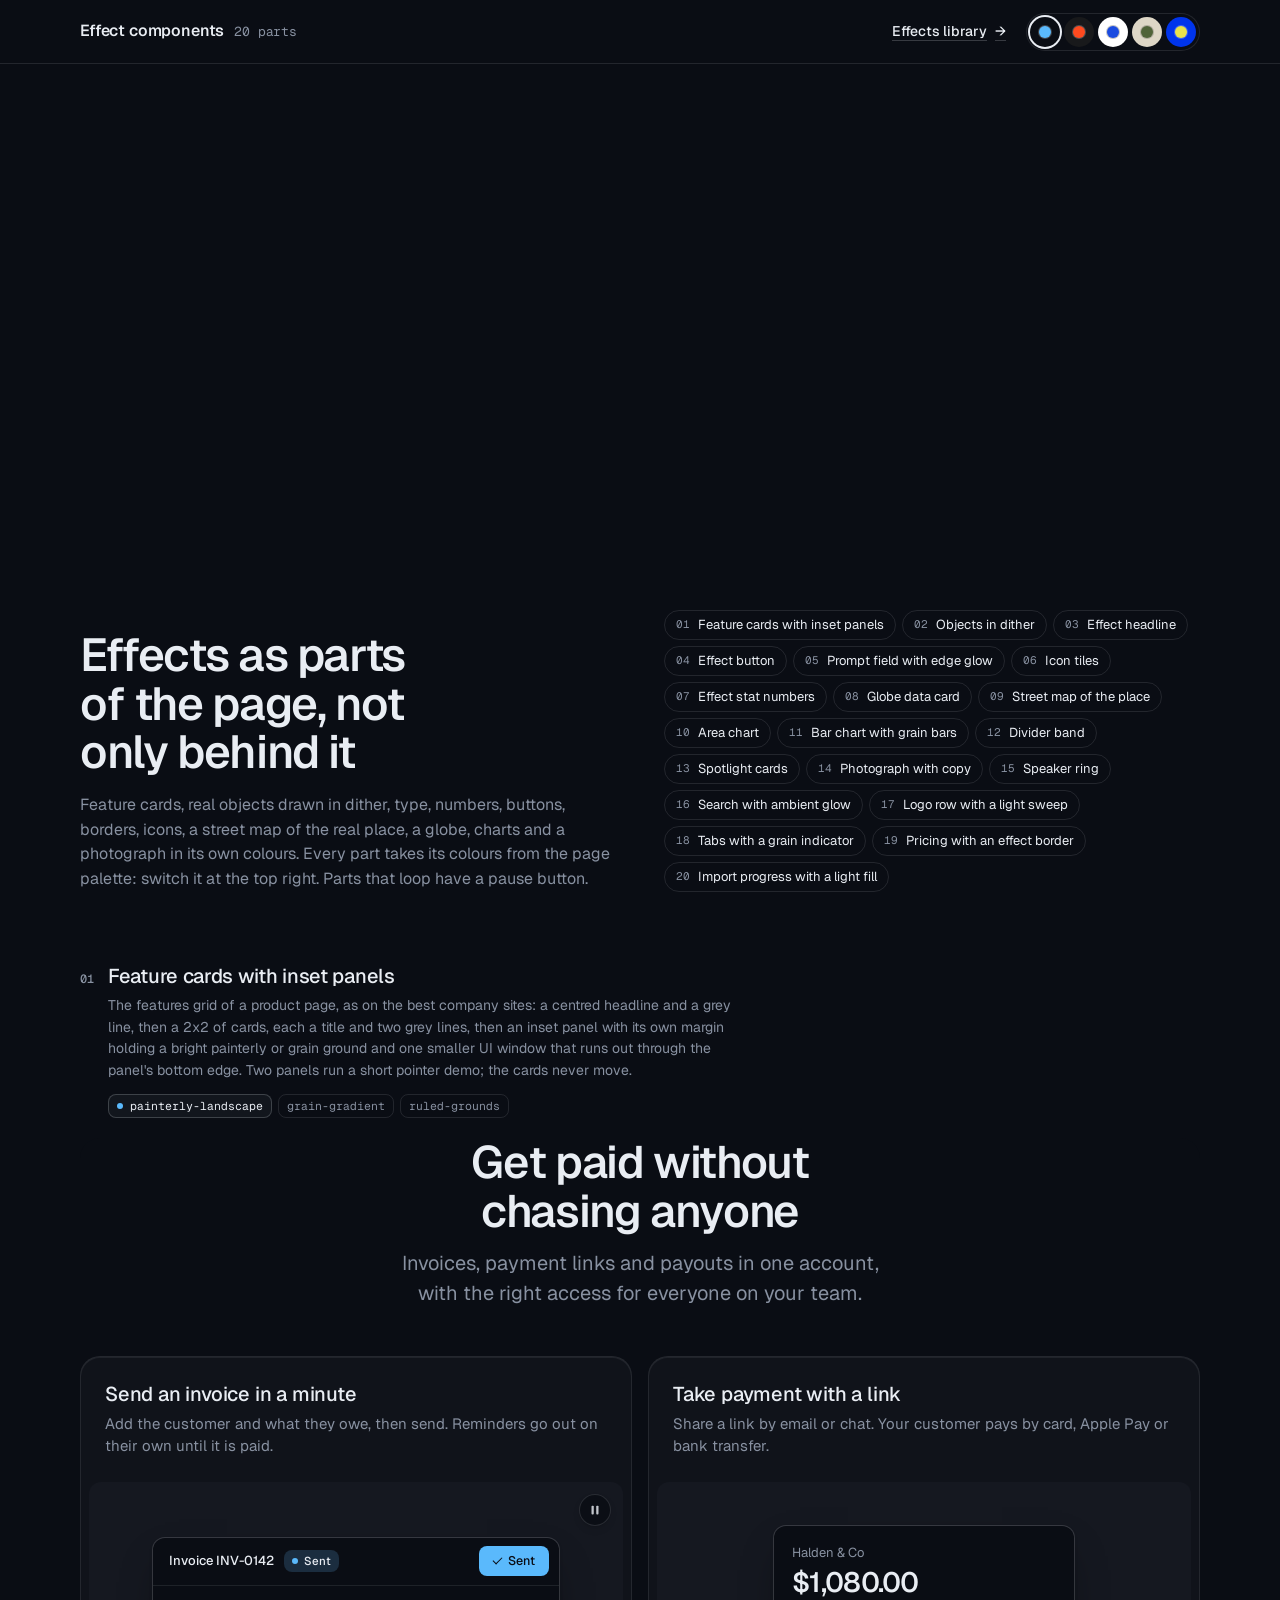
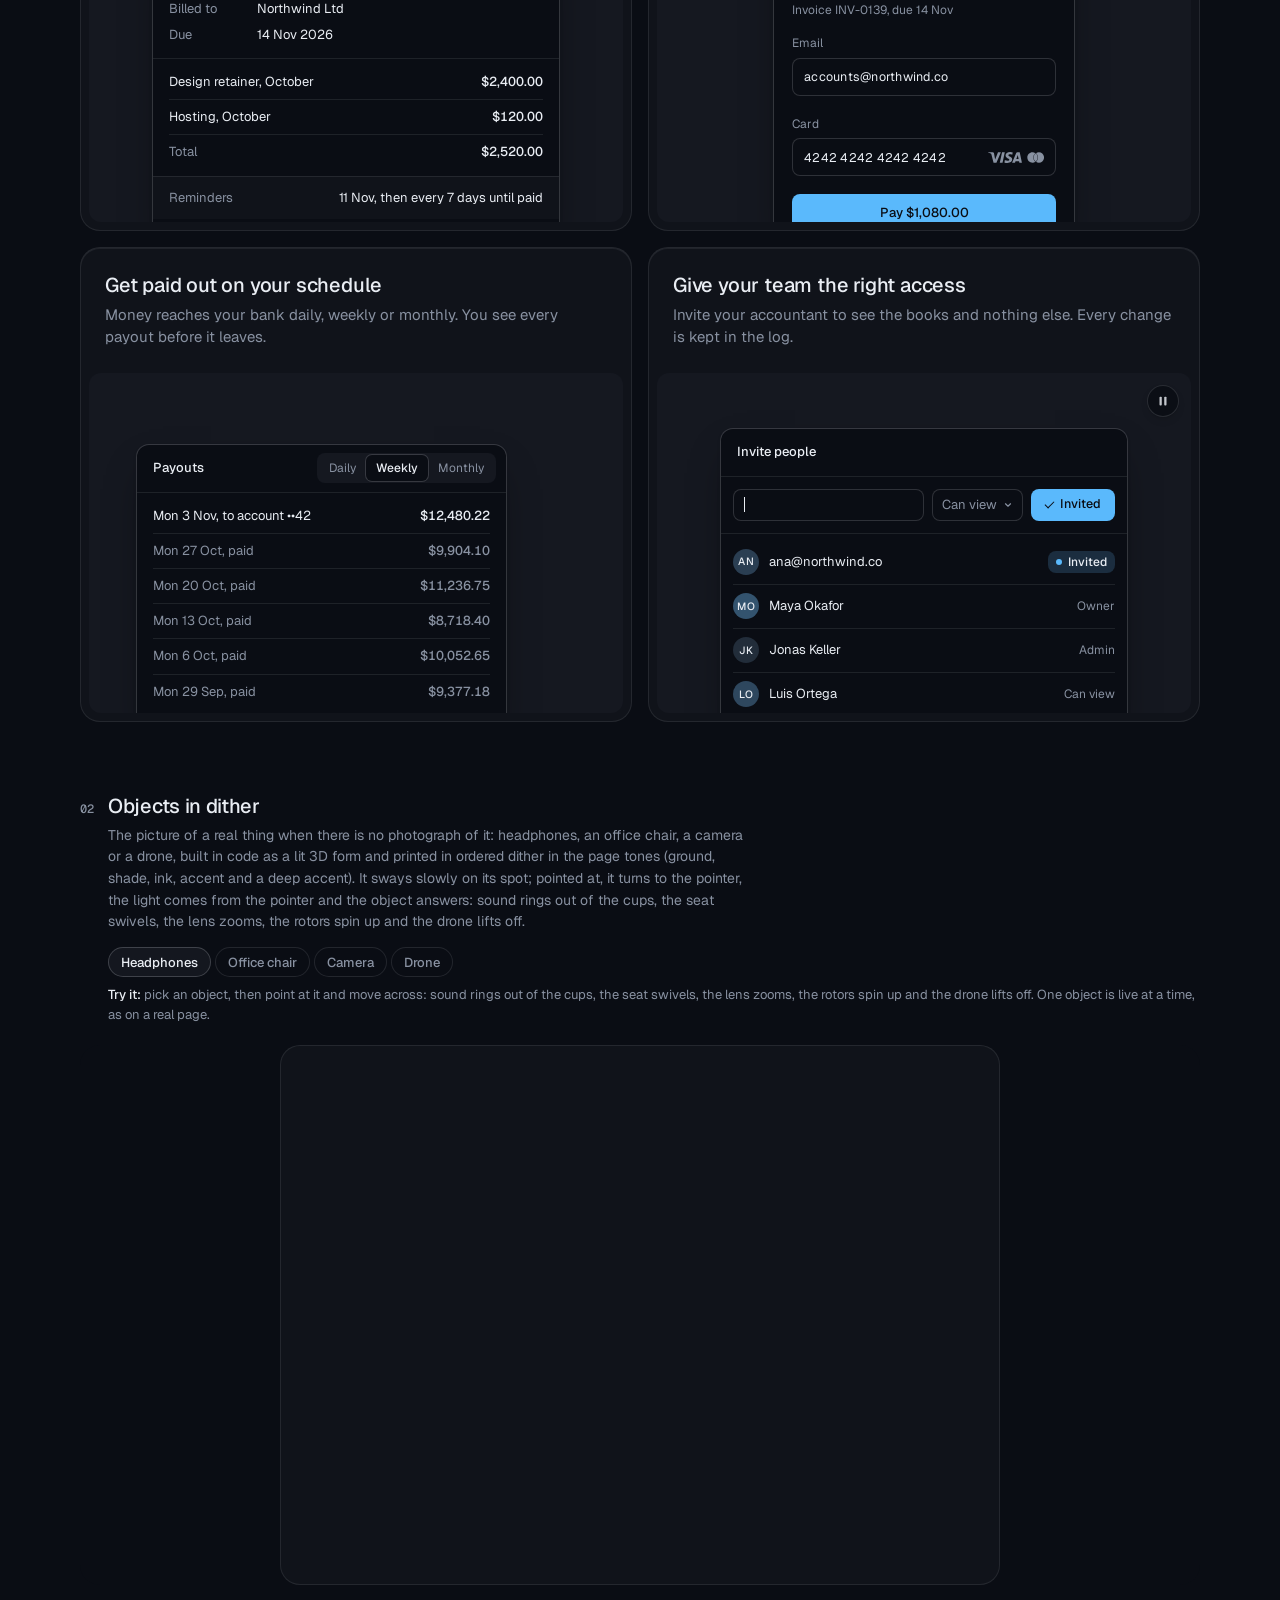
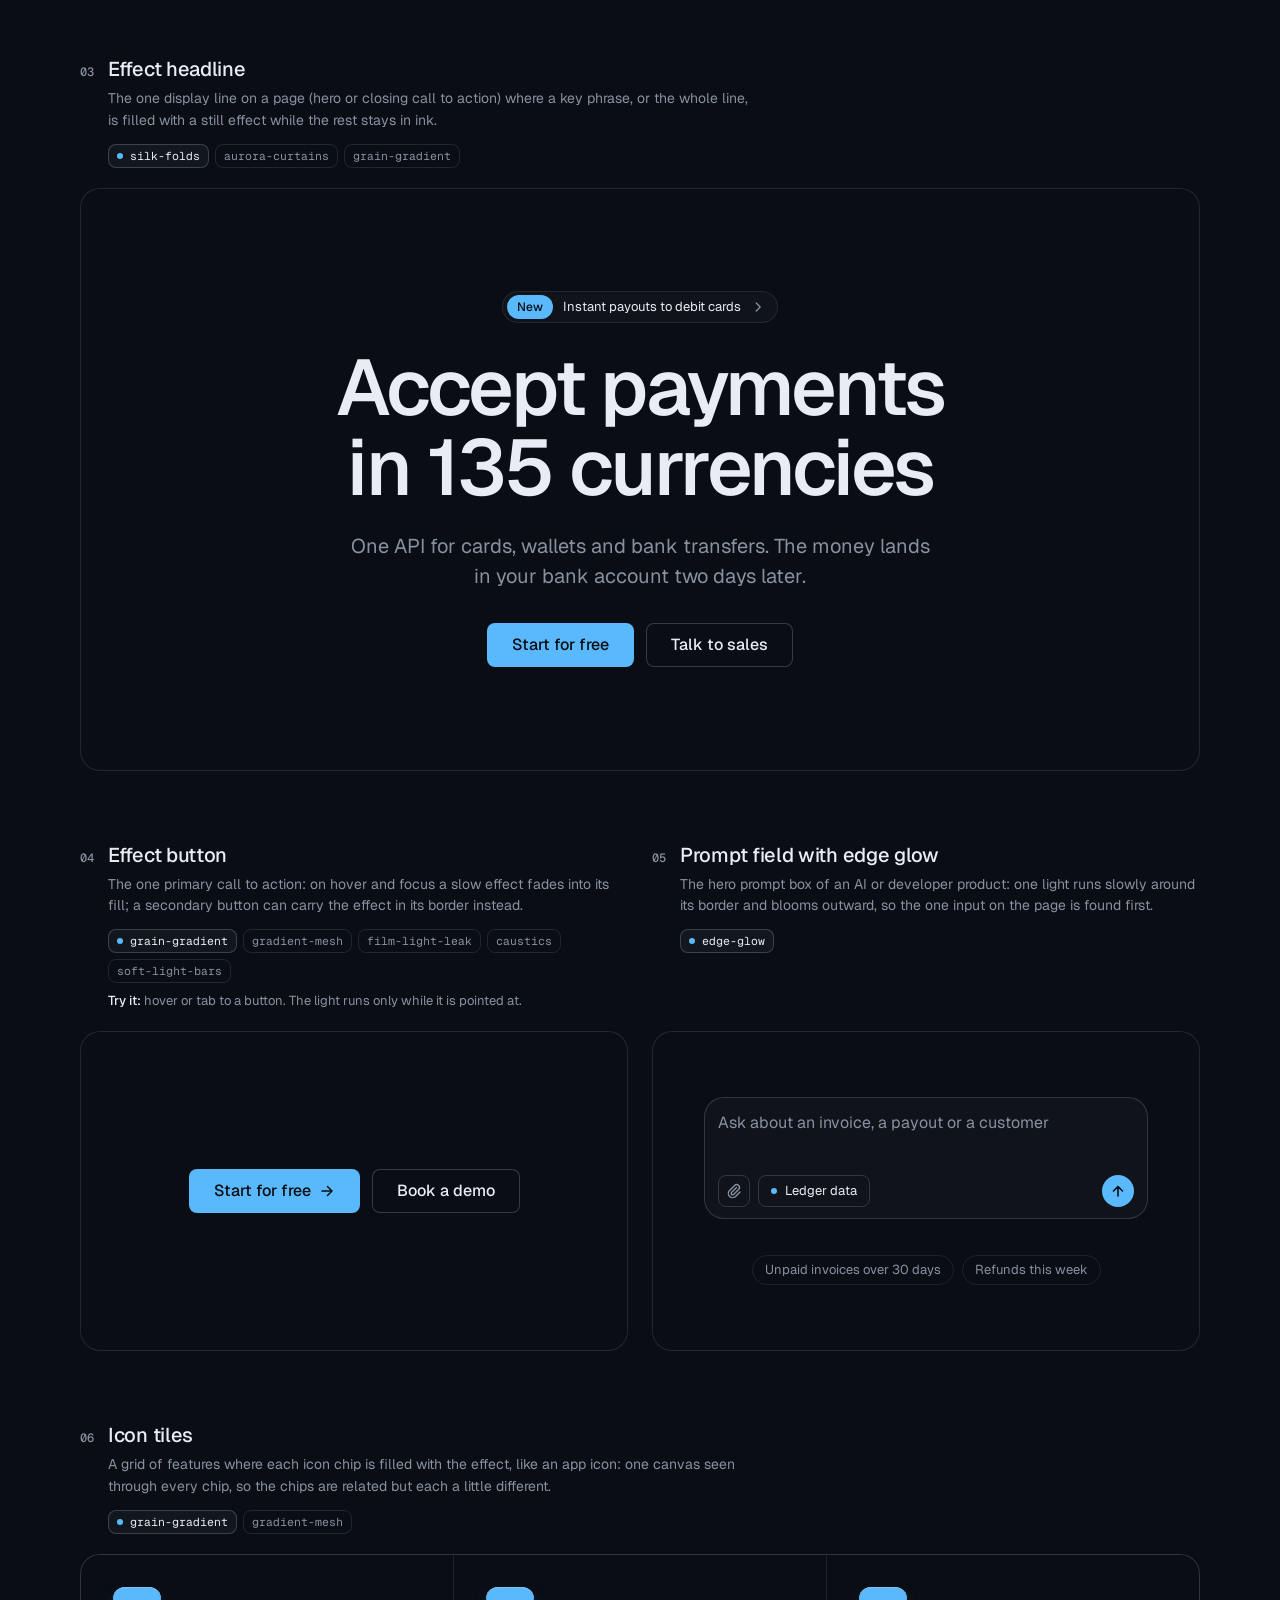
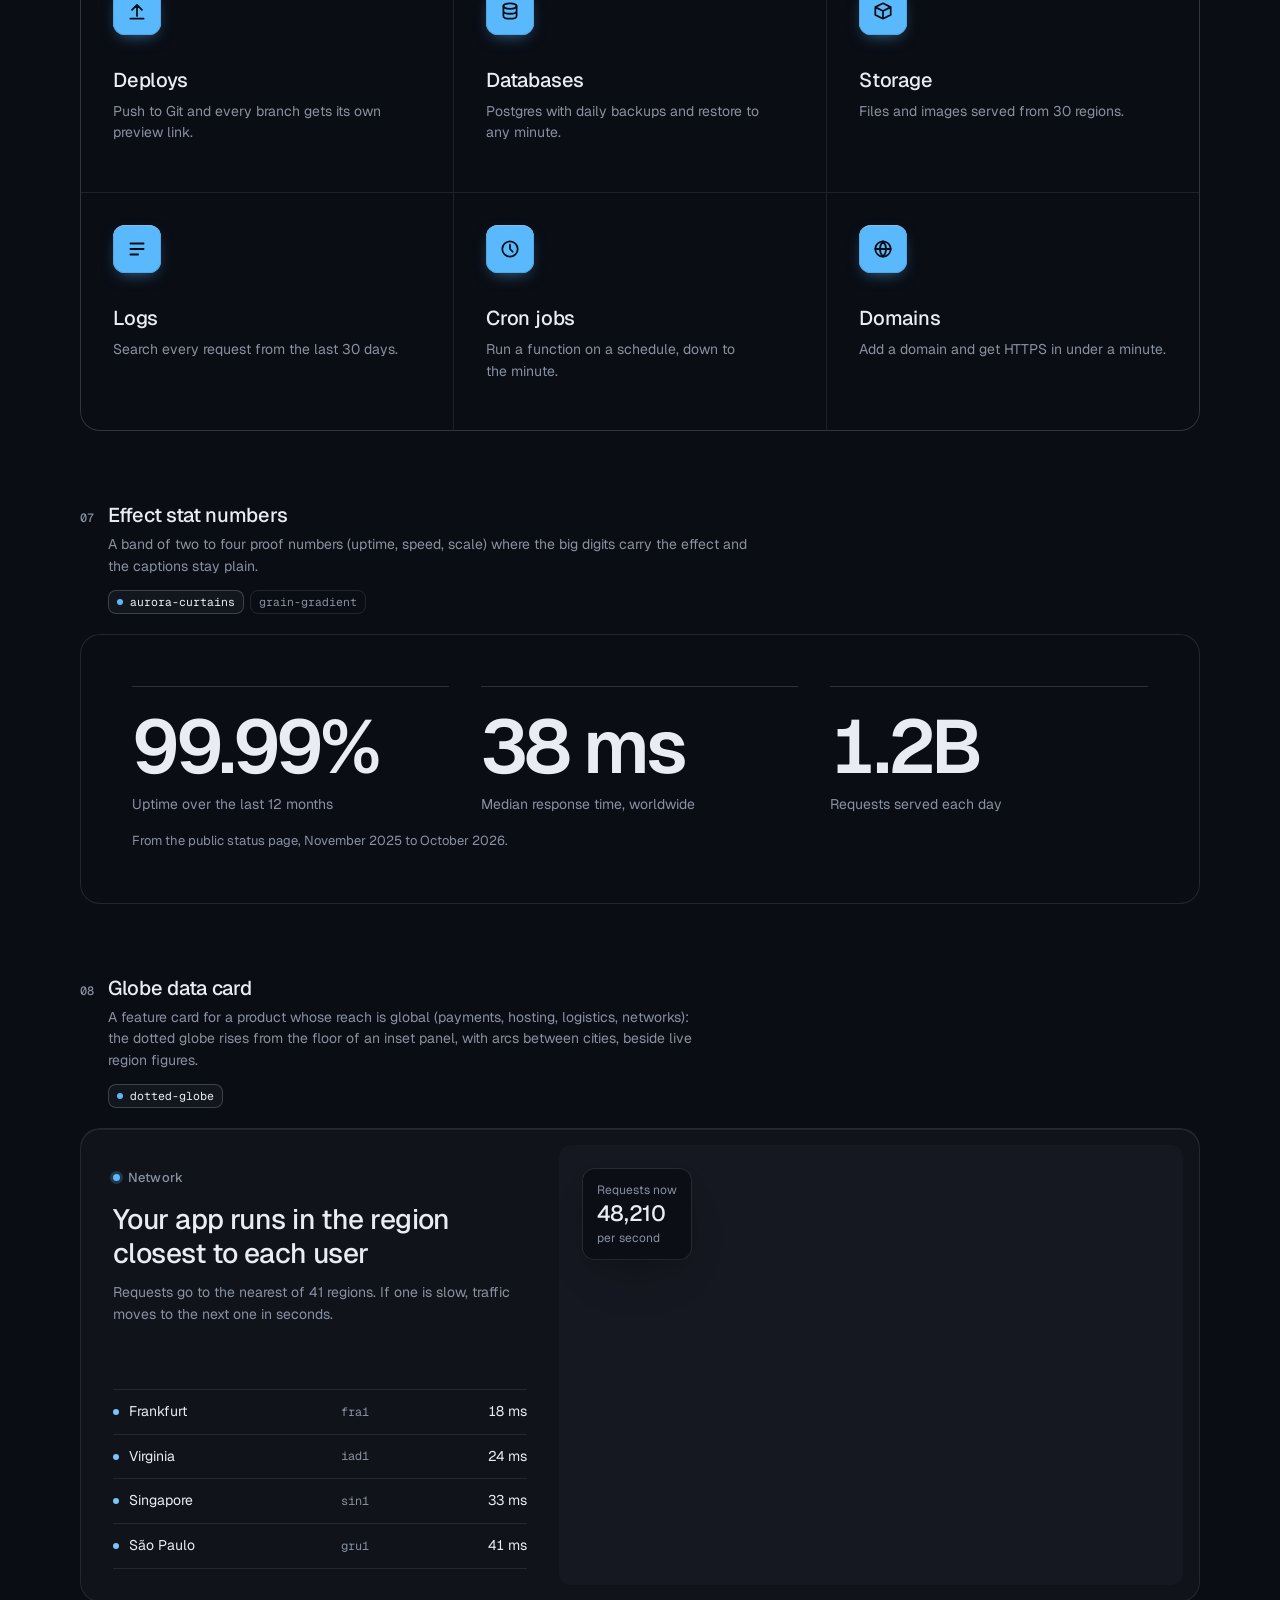
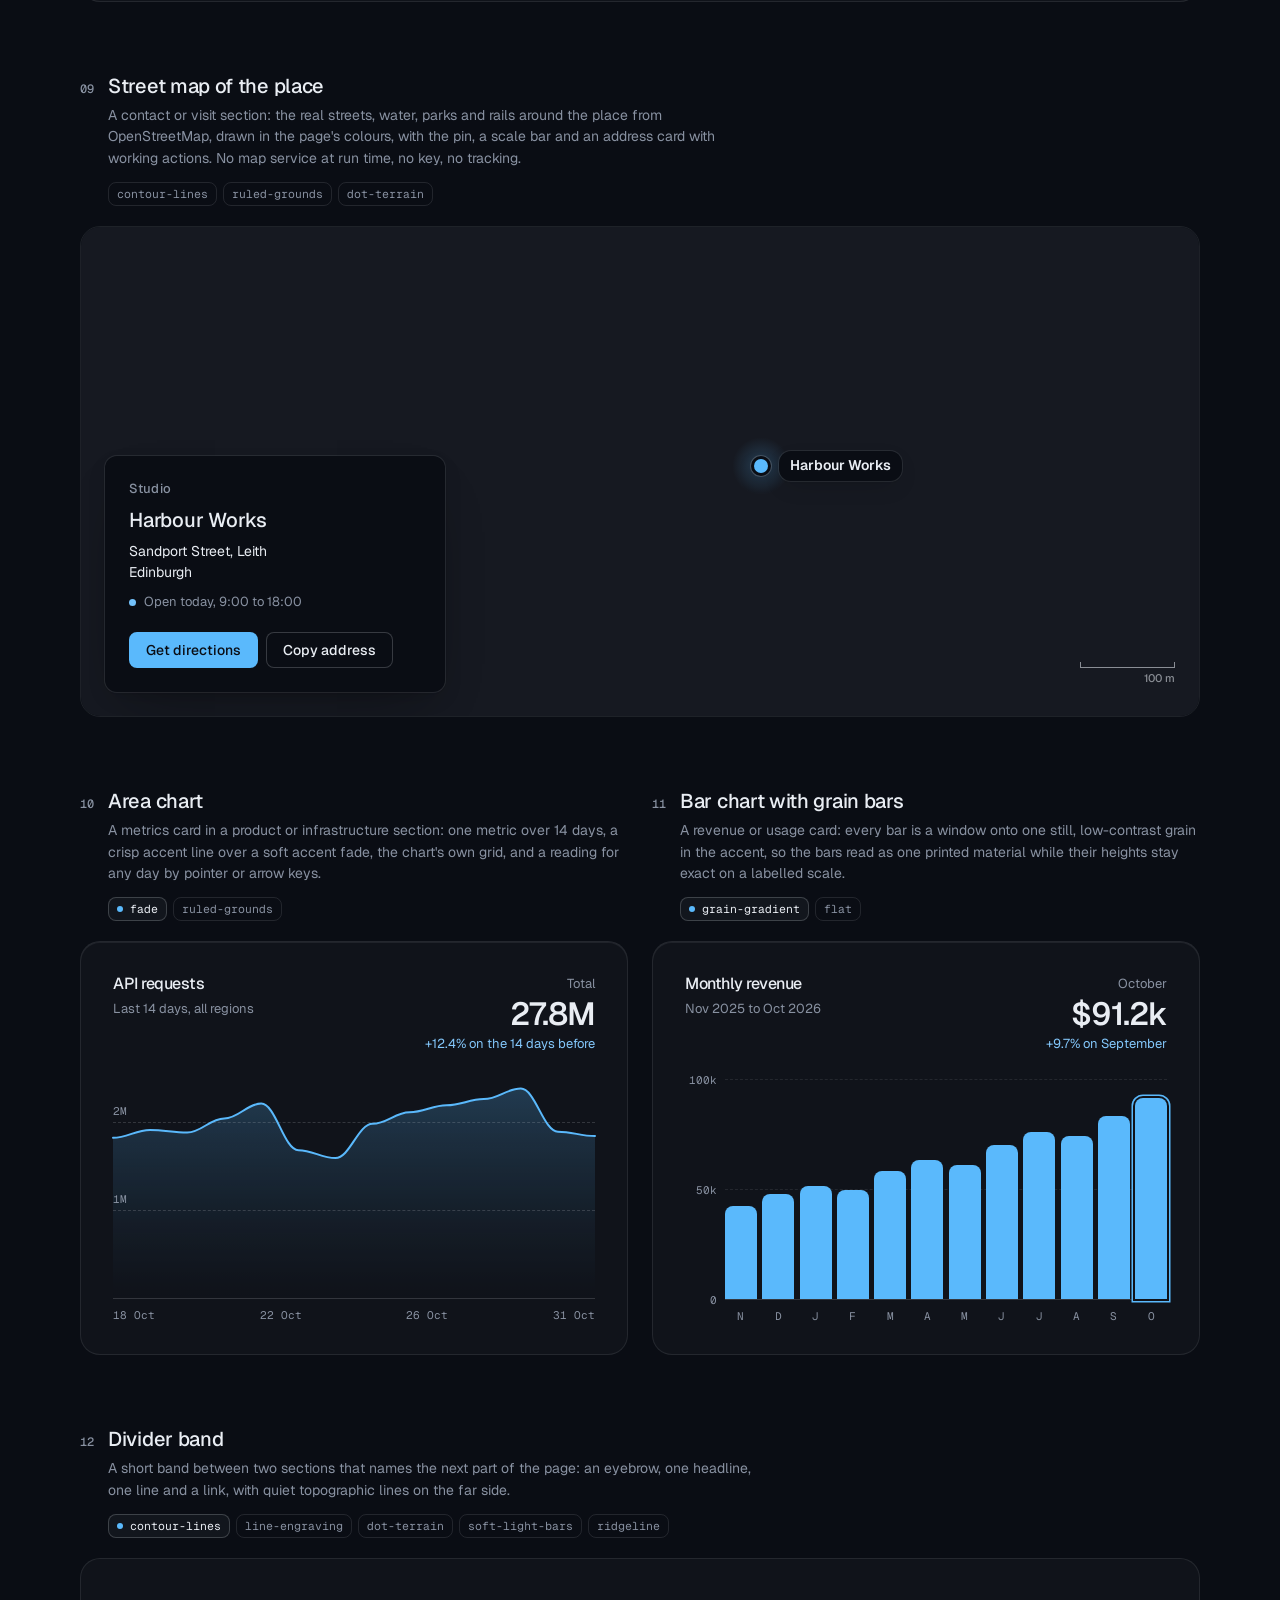
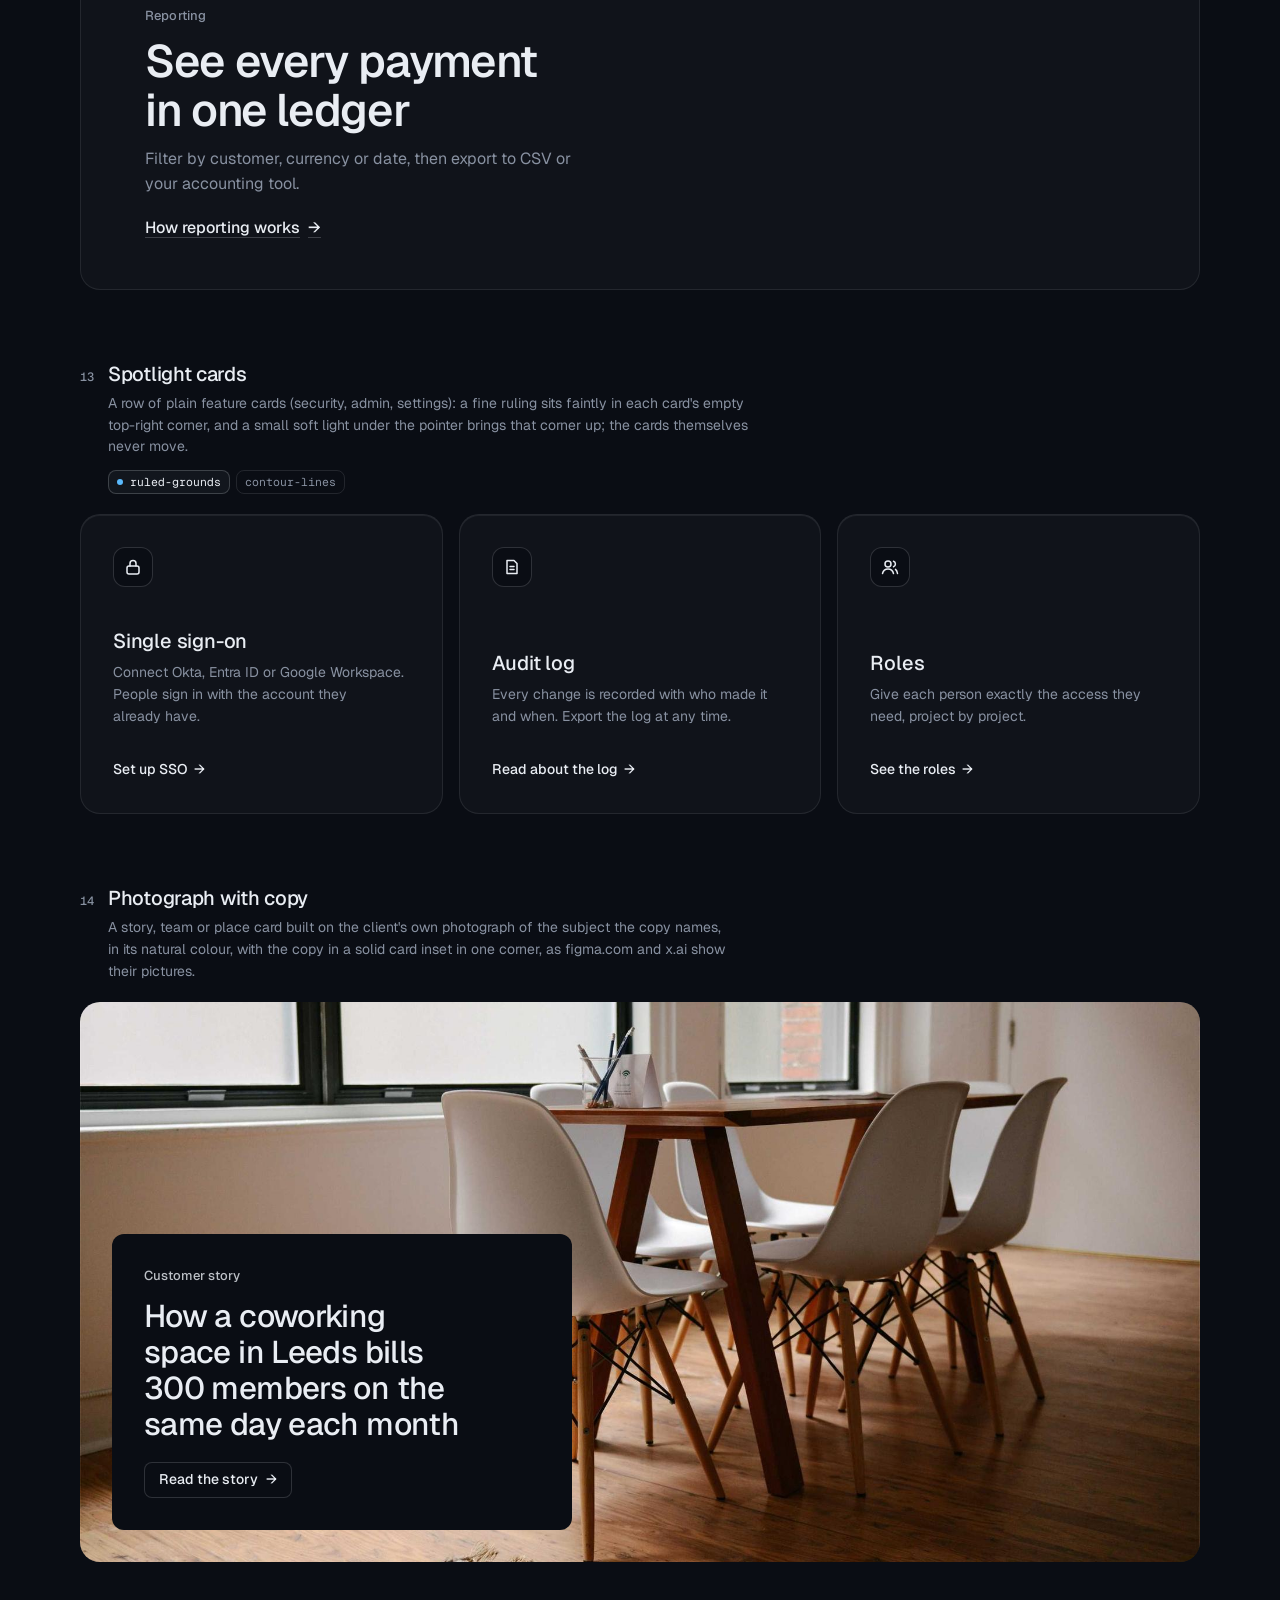
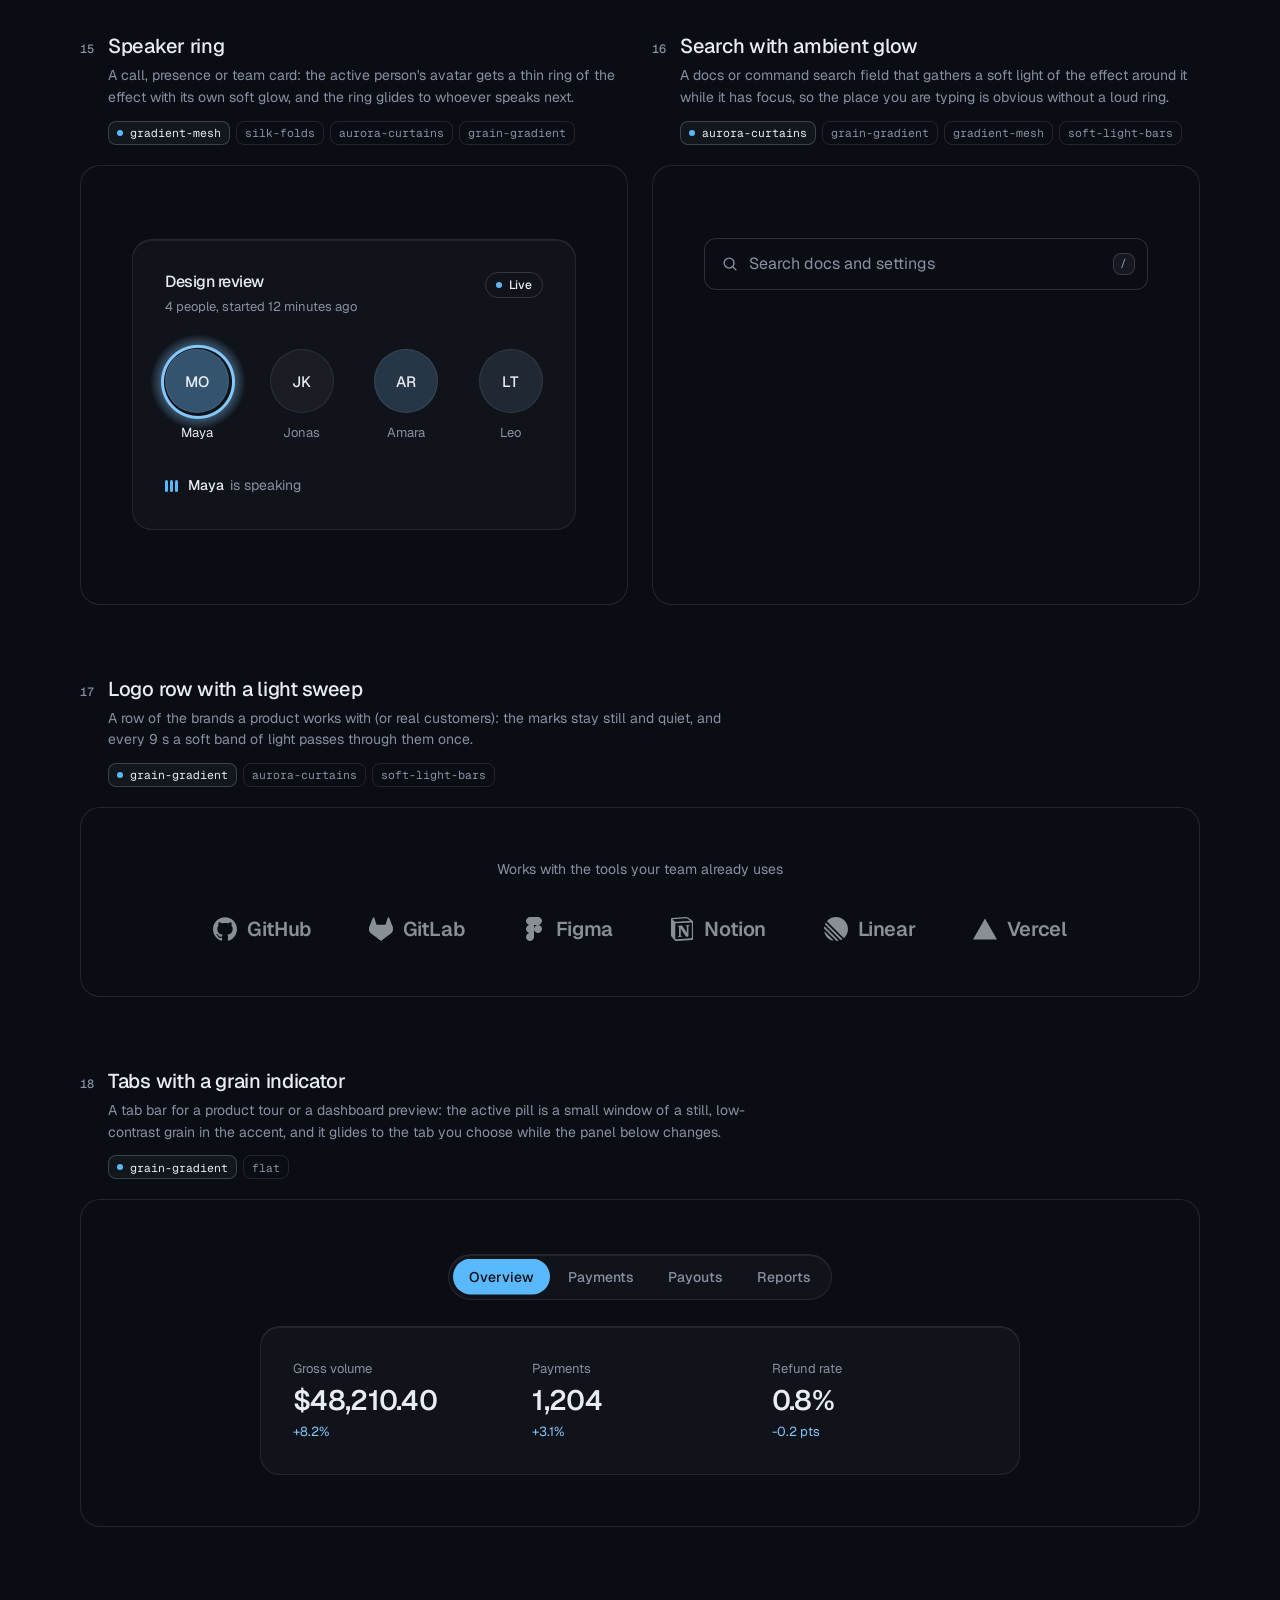
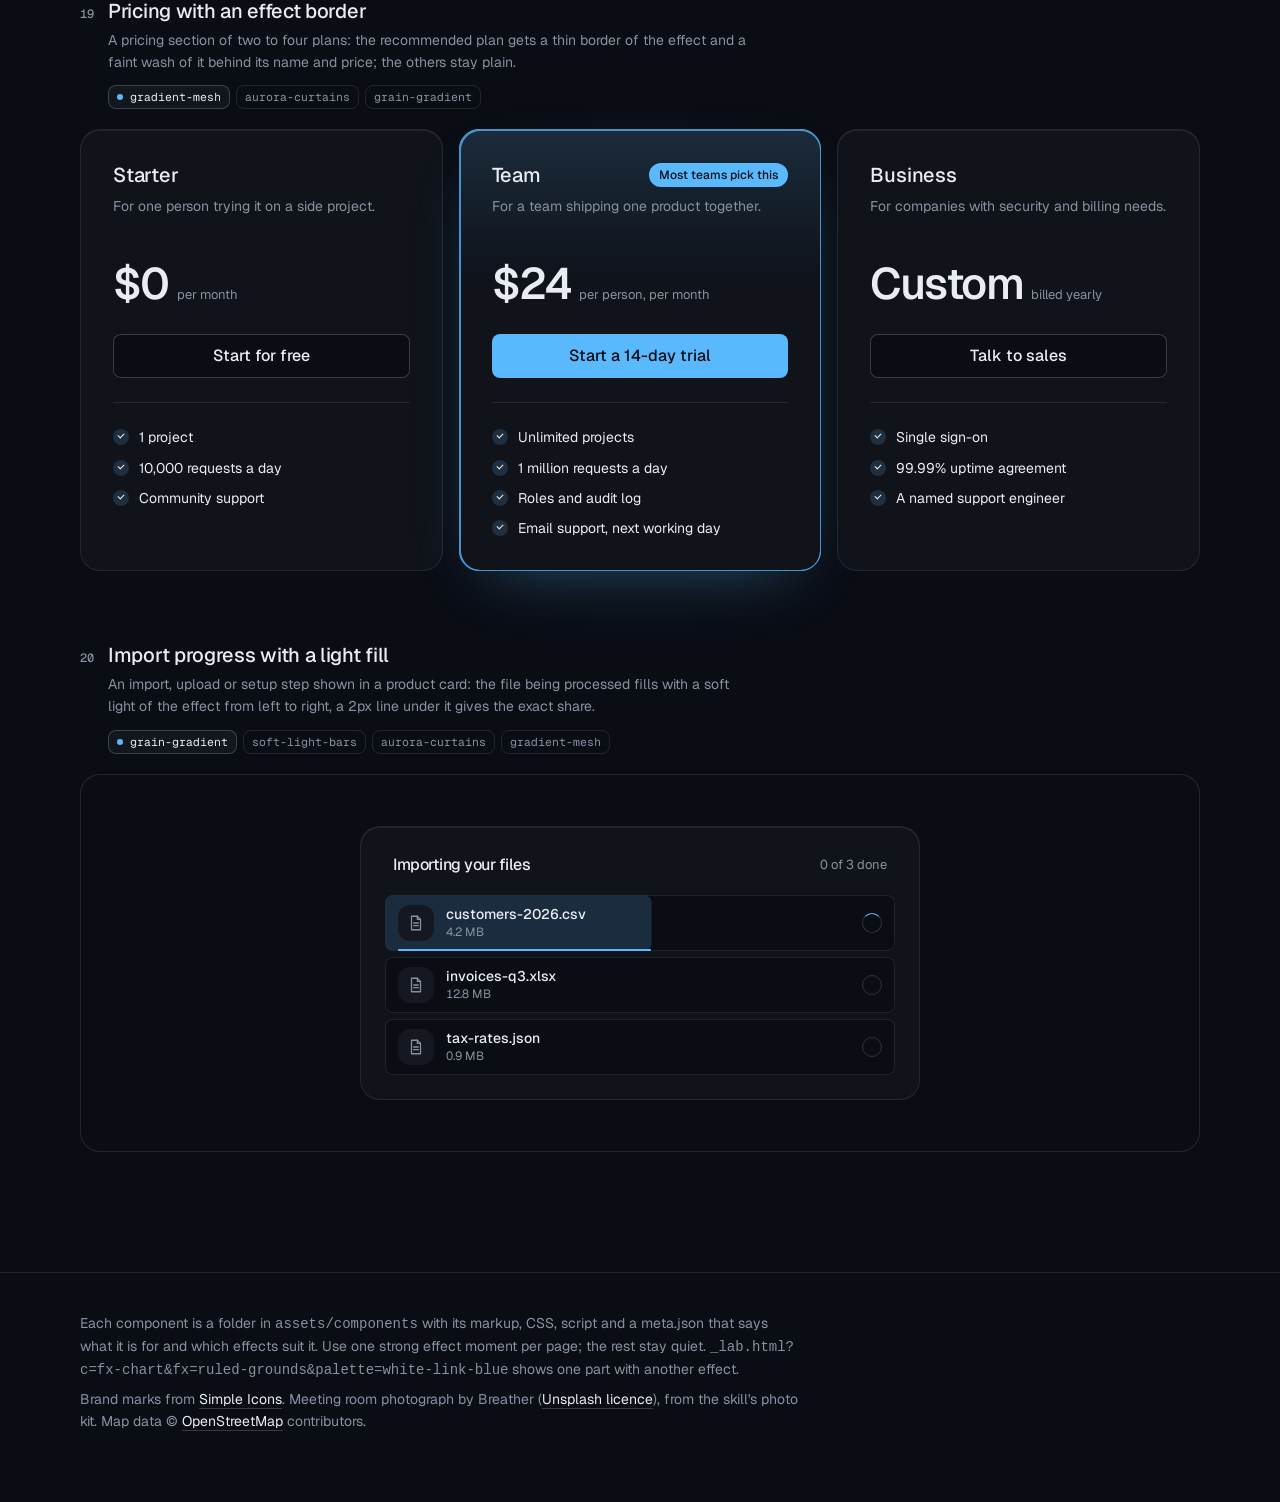
<file: landing-page/assets/components/index.html>
<!doctype html>
<html lang="en" data-radius="soft">
<head>
<script>window.__tpGlMax = 16;   /* a gallery shows many live effects at once; a page of a site keeps the default 4 (fx.js) */</script>
<meta charset="utf-8">
<meta name="viewport" content="width=device-width, initial-scale=1">
<title>Effect components</title>
<link rel="preconnect" href="https://fonts.googleapis.com">
<link rel="preconnect" href="https://fonts.gstatic.com" crossorigin>
<link href="https://fonts.googleapis.com/css2?family=Geist:wght@100..900&family=Geist+Mono:wght@400..600&display=swap" rel="stylesheet">
<link rel="stylesheet" href="../system.css">
<link rel="stylesheet" href="./base.css">
<style>
  :root {
    --font-display: "Geist", system-ui, sans-serif;
    --font-text: "Geist", system-ui, sans-serif;
    --font-mono: "Geist Mono", ui-monospace, monospace;
    --display-weight: 560;
    --display-tracking: -0.03em;
    --container: 1200px;
  }
  body { min-height: 100vh; }
  .top {
    position: sticky; top: 0; z-index: 50; height: 64px; background: var(--bg);
    border-bottom: 1px solid var(--line);
  }
  .top .container { height: 100%; display: flex; align-items: center; justify-content: space-between; gap: 16px; }
  .brand { display: flex; align-items: center; gap: 10px; font-weight: 560; letter-spacing: -0.01em; }
  .brand small { font: 400 13px/1 var(--font-mono); color: var(--muted); }
  .top nav { display: flex; align-items: center; gap: 20px; }
  .top nav a.link { font-size: 14px; }
  .swatches { display: flex; gap: 4px; padding: 3px; border: 1px solid var(--line); border-radius: 999px; background: var(--bg); }
  .swatches button {
    width: 30px; height: 30px; border-radius: 999px; border: 0; padding: 0; cursor: pointer; position: relative;
    background: var(--sw-bg);
  }
  .swatches button::after {
    content: ""; position: absolute; inset: 9px; border-radius: 999px; background: var(--sw-accent);
    box-shadow: 0 0 0 1px color-mix(in oklab, var(--sw-ink) 25%, transparent);
  }
  .swatches button[aria-pressed="true"] { box-shadow: 0 0 0 2px var(--ink); }
  .swatches button:focus-visible { outline-offset: 3px; }

  .intro { padding-block: 64px 40px; display: grid; grid-template-columns: minmax(0, 6fr) minmax(0, 6fr); gap: 48px; align-items: end; }
  .intro h1 { font-size: clamp(34px, 2.2vw + 18px, 52px); line-height: 1.05; max-width: 15ch; }
  .intro p { margin-top: 16px; color: var(--muted); font-size: var(--t-body); line-height: 1.55; max-width: 52ch; }
  .index { display: flex; flex-wrap: wrap; gap: 6px; justify-content: flex-start; }
  @media (max-width: 1023px) { .intro { grid-template-columns: minmax(0, 1fr); gap: 28px; } }
  .index a {
    display: inline-flex; align-items: center; gap: 8px; height: 30px; padding: 0 11px; border-radius: 999px;
    border: 1px solid var(--line); font-size: 13px; color: var(--ink);
    transition: border-color var(--dur) var(--ease), background-color var(--dur) var(--ease);
  }
  .index a span { font-family: var(--font-mono); font-size: 11px; color: var(--muted); }
  .index a:hover { border-color: var(--line-strong); background: color-mix(in oklab, var(--ink) 4%, var(--bg)); }

  /* every part spans two rows of the list (its notes, its stage) as a subgrid, so the two parts of a
     half-width pair share one notes height and one stage height: their stages start and end level */
  .list { display: grid; grid-template-columns: repeat(2, minmax(0, 1fr)); column-gap: 24px; row-gap: 0; padding-bottom: 120px; }
  .sc { grid-column: 1 / -1; grid-row: span 2; display: grid; grid-template-rows: subgrid; row-gap: 20px; min-width: 0; scroll-margin-top: 88px; padding-top: 72px; }
  .sc:first-child { padding-top: 0; }
  .sc.is-half { grid-column: auto; }
  .sc.is-half .sc__stage:not(.is-center) { display: grid; }
  .sc__meta { display: grid; grid-template-columns: auto 1fr; column-gap: 14px; row-gap: 6px; align-items: baseline; align-content: start; }
  .sc__note { grid-column: 2; margin: 2px 0 0; font-size: 13px; color: var(--muted); }
  .sc__note::before { content: "Try it: "; color: var(--ink); font-weight: 500; }
  .sc__no { font: 500 12px/1 var(--font-mono); color: var(--muted); padding-top: 2px; }
  .sc__name { font: 500 20px/1.25 var(--font-text); letter-spacing: -0.015em; margin: 0; }
  .sc__for { grid-column: 2; color: var(--muted); font-size: 14px; line-height: 1.55; max-width: 72ch; margin: 0; }
  .sc__fx { grid-column: 2; display: flex; flex-wrap: wrap; gap: 6px; margin-top: 6px; }
  .sc__fx li {
    font: 400 11.5px/1 var(--font-mono); color: var(--muted); height: 24px; display: inline-flex; align-items: center;
    padding: 0 8px; border-radius: var(--r-sm); border: 1px solid var(--line);
  }
  .sc__fx li.is-on { color: var(--ink); border-color: var(--line-strong); background: color-mix(in oklab, var(--ink) 5%, var(--bg)); }
  .sc__fx li.is-on::before { content: ""; width: 6px; height: 6px; border-radius: 99px; background: var(--accent); margin-right: 7px; }
  .sc__stage {
    position: relative; min-width: 0; border: 1px solid var(--line); border-radius: var(--r-lg);
    padding: clamp(20px, 4vw, 56px); background: var(--bg);
  }
  .sc__stage.is-tall { padding-block: clamp(56px, 8vw, 120px); }
  .sc__stage.is-flush { padding: 0; border: 0; }
  .sc__stage.is-center { display: grid; place-items: center; min-height: 320px; }
  /* one object, at a size a page would give it */
  #fx-dither-object .sc__stage { display: grid; justify-items: center; }
  #fx-dither-object .cx-obj { width: min(100%, 720px); }
  .sc__pick { grid-column: 2; display: flex; flex-wrap: wrap; gap: 4px; margin-top: 8px; }
  .sc__pick button {
    height: 30px; padding: 0 12px; border-radius: 999px; border: 1px solid var(--line); background: var(--bg);
    font: 500 13px/1 var(--font-text); color: var(--muted); cursor: pointer;
  }
  .sc__pick button:hover { color: var(--ink); border-color: var(--line-strong); }
  .sc__pick button[aria-pressed="true"] { color: var(--ink); border-color: var(--line-strong); background: color-mix(in oklab, var(--ink) 6%, var(--bg)); }
  /* the search list opens below its field: leave it room inside the frame */
  #fx-search .sc__stage { min-height: 440px; place-items: start center; padding-top: 72px; }
  .sc__stage:empty::after { content: "Loading"; color: var(--muted); font-size: 13px; }

  .foot { border-top: 1px solid var(--line); padding: 40px 0 64px; color: var(--muted); font-size: 14px; }
  .foot p { max-width: 80ch; margin: 0 0 8px; }
  .foot a { color: var(--ink); text-decoration: underline; text-decoration-color: var(--line-strong); text-underline-offset: 4px; }

  @media (max-width: 899px) {
    .list { grid-template-columns: minmax(0, 1fr); }
    .sc.is-half { grid-column: 1 / -1; }
    .top nav a.link { display: none; }
  }
  @media (max-width: 639px) {
    .intro { padding-block: 48px 32px; }
    .sc { padding-top: 48px; }
    .sc__meta { grid-template-columns: 1fr; }
    .sc__no { display: none; }
    .sc__for, .sc__fx, .sc__note, .sc__pick { grid-column: 1; }
    .sc__stage.is-center { min-height: 240px; }
    .brand small { display: none; }
  }
</style>
</head>
<body>
<header class="top">
  <div class="container">
    <div class="brand">Effect components <small id="count"></small></div>
    <nav aria-label="Palette and links">
      <a class="link" href="../effects/gallery.html">Effects library</a>
      <div class="swatches" id="swatches" role="group" aria-label="Page palette"></div>
    </nav>
  </div>
</header>

<main>
  <section class="intro container">
    <div>
      <h1>Effects as parts of the page, not only behind it</h1>
      <p id="lede">Feature cards, real objects drawn in dither, type, numbers, buttons, borders, icons, a street map of the real place, a globe, charts and a photograph in its own colours. Every part takes its colours from the page palette: switch it at the top right. Parts that loop have a pause button.</p>
    </div>
    <nav class="index" id="index" aria-label="Components"></nav>
  </section>
  <div class="container list" id="list"></div>
</main>

<footer class="foot">
  <div class="container">
    <p>Each component is a folder in <code>assets/components</code> with its markup, CSS, script and a meta.json that says what it is for and which effects suit it. Use one strong effect moment per page; the rest stay quiet. <code>_lab.html?c=fx-chart&amp;fx=ruled-grounds&amp;palette=white-link-blue</code> shows one part with another effect.</p>
    <p>Brand marks from <a href="https://simpleicons.org/">Simple Icons</a>. Meeting room photograph by Breather (<a href="https://unsplash.com/photos/DEdM9Vs6s8w">Unsplash licence</a>), from the skill's photo kit. Map data © <a href="https://www.openstreetmap.org/copyright">OpenStreetMap</a> contributors.</p>
  </div>
</footer>

<script type="module">
  import fx from '../effects/fx.js';

  // component id, layout and stage style, in page order
  const COMPONENTS = [
    { id: 'fx-feature-card', stage: 'is-flush' },
    { id: 'fx-dither-object', stage: 'is-flush', note: 'pick an object, then point at it and move across: sound rings out of the cups, the seat swivels, the lens zooms, the rotors spin up and the drone lifts off. One object is live at a time, as on a real page.' },
    { id: 'fx-headline', stage: 'is-tall' },
    { id: 'fx-button', half: true, stage: 'is-center', note: 'hover or tab to a button. The light runs only while it is pointed at.' },
    { id: 'fx-prompt', half: true, stage: 'is-center' },
    { id: 'fx-icon-tiles', stage: 'is-flush' },
    { id: 'fx-stat' },
    { id: 'fx-globe', stage: 'is-flush' },
    { id: 'fx-map', stage: 'is-flush' },
    { id: 'fx-chart', half: true, stage: 'is-flush' },
    { id: 'fx-bars', half: true, stage: 'is-flush' },
    { id: 'fx-band', stage: 'is-flush' },
    { id: 'fx-spotlight', stage: 'is-flush' },
    { id: 'fx-photo', stage: 'is-flush' },
    { id: 'fx-avatar', half: true, stage: 'is-center' },
    { id: 'fx-search', half: true, stage: 'is-center' },
    { id: 'fx-logos' },
    { id: 'fx-tabs' },
    { id: 'fx-pricing', stage: 'is-flush' },
    { id: 'fx-progress', stage: 'is-center' },
  ];

  const PALETTES = [
    { id: 'blue-black-cornflower', name: 'Night, cornflower', bg: '#0a0d14', surface: '#131824', ink: '#e9edf3', muted: '#8891a1', accent: '#5ab9fc', accentInk: '#0a0d14' },
    { id: 'graphite-safety-orange', name: 'Graphite, orange', bg: '#18191b', surface: '#222427', ink: '#eff0f1', muted: '#9c9ea3', accent: '#ff4a1f', accentInk: '#18191b' },
    { id: 'white-link-blue', name: 'White, blue', bg: '#ffffff', surface: '#f4f4f4', ink: '#111111', muted: '#6b6b6b', accent: '#1a4be0', accentInk: '#ffffff' },
    { id: 'moss-sand', name: 'Sand, moss', bg: '#ddd6c6', surface: '#d2cab8', ink: '#2a2a26', muted: '#59574e', accent: '#4f6238', accentInk: '#ffffff' },
    { id: 'cobalt-field', name: 'Cobalt field', bg: '#0034eb', surface: '#002fd6', ink: '#ffffff', muted: '#dfe4f2', accent: '#e9e34a', accentInk: '#111111' },
  ];

  const q = new URLSearchParams(location.search);
  if (q.has('time')) fx.setClock(+q.get('time'));
  if (q.has('fallback')) fx.config.forceFallback = true;
  const only = q.get('only') ? q.get('only').split(',') : null;
  const list = document.getElementById('list');
  const index = document.getElementById('index');
  const swatches = document.getElementById('swatches');

  /*
    The budget: a laptop's integrated GPU shares its memory with everything else, so this page never
    holds more than 4 live WebGL contexts. A part is started when it comes near the viewport and
    destroyed when it leaves it; still parts draw once and free their context; fx.js frees any idle
    off-screen context past 4. liveGL() counts the contexts that are open right now.
  */
  fx.config.maxLive = 4;
  const contexts = new Set();
  let peakGL = 0;
  const getContext = HTMLCanvasElement.prototype.getContext;
  HTMLCanvasElement.prototype.getContext = function (type, ...rest) {
    const c = getContext.call(this, type, ...rest);
    if (c && /webgl/i.test(type) && !contexts.has(c)) { contexts.add(c); peakGL = Math.max(peakGL, liveGL()); }
    return c;
  };
  function liveGL() {
    for (const c of contexts) if (c.isContextLost()) contexts.delete(c);
    return contexts.size;
  }

  // the dither object: one live at a time, switched here (a real page shows one object)
  const OBJECTS = {
    headphones: ['Headphones', 'Over-ear, wireless'],
    chair: ['Office chair', 'Swivel seat on five castors'],
    camera: ['Camera', 'Mirrorless, with a zoom lens'],
    drone: ['Drone', 'Four rotors and a camera'],
  };
  let object = OBJECTS[q.get('object')] ? q.get('object') : 'headphones';
  // print (ordered dither, the default) or studio (a smooth shaded render: no picker until it is anti-aliased; ?render=studio)
  let render = q.get('render') === 'studio' ? 'studio' : 'print';

  function applyPalette(p) {
    const c = fx.color;
    const action = c.contrast(p.accent, p.bg) >= 2.2 ? p.accent : p.ink;
    const actionInk = action === p.accent ? p.accentInk : p.bg;
    const s = document.documentElement.style;
    const set = (k, v) => s.setProperty(k, v);
    set('--p-bg', p.bg); set('--p-surface', p.surface); set('--p-ink', p.ink); set('--p-muted', p.muted);
    set('--p-accent', p.accent); set('--p-accent-ink', p.accentInk); set('--p-action', action); set('--p-action-ink', actionInk);
    document.documentElement.style.colorScheme = c.isDark(p.bg) ? 'dark' : 'light';
    for (const b of swatches.children) b.setAttribute('aria-pressed', String(b.dataset.id === p.id));
  }

  async function load(entry) {
    const base = `./${entry.id}/`;
    const [meta, html, mod] = await Promise.all([
      fetch(base + 'meta.json').then(r => (r.ok ? r.json() : null)),
      fetch(base + 'component.html').then(r => (r.ok ? r.text() : null)),
      import(base + 'component.js').catch(err => { console.warn(entry.id, err); return null; }),
    ]).catch(() => [null, null, null]);
    if (!meta || !html || !mod) return null;
    const link = document.createElement('link');
    link.rel = 'stylesheet';
    link.href = base + 'component.css';
    document.head.append(link);
    await new Promise(r => { link.onload = link.onerror = r; });
    return { ...entry, meta, html, mod };
  }

  function section(e, n) {
    const s = document.createElement('section');
    s.className = 'sc' + (e.half ? ' is-half' : '');
    s.id = e.id;
    const fxList = (e.meta.effects || []).map(id => `<li class="${id === e.meta.default ? 'is-on' : ''}">${id}</li>`).join('');
    const pick = e.id === 'fx-dither-object'
      ? `<div class="sc__pick" role="group" aria-label="Object">${Object.keys(OBJECTS).map(k => `<button type="button" data-object="${k}" aria-pressed="${k === object}">${OBJECTS[k][0]}</button>`).join('')}</div>`
      : '';
    s.innerHTML = `
      <div class="sc__meta">
        <span class="sc__no">${String(n).padStart(2, '0')}</span>
        <h2 class="sc__name">${e.meta.name}</h2>
        <p class="sc__for">${e.meta.for}</p>
        ${fxList ? `<ul class="sc__fx" aria-label="Effects that suit it">${fxList}</ul>` : ''}
        ${pick}
        ${e.note ? `<p class="sc__note">${e.note}</p>` : ''}
      </div>
      <div class="sc__stage ${e.stage || ''}"></div>`;
    return s;
  }

  // the markup is placed at once (the page keeps its full height); the scripts run only near the viewport
  function markup(e) {
    const stage = e.section.querySelector('.sc__stage');
    stage.innerHTML = e.html;
    if (e.id === 'fx-dither-object') {
      const fig = stage.querySelector('.cx-obj');
      fig.dataset.cxObject = object;
      if (render === 'studio') fig.dataset.cxRender = 'studio'; else delete fig.dataset.cxRender;
      fig.querySelector('.cx-obj__stage').removeAttribute('aria-label');
    }
    return stage;
  }
  function start(e) {
    if (e.ctrl) return;
    const stage = markup(e);
    try { e.ctrl = e.mod.default(stage.firstElementChild || stage) || { destroy() {} }; } catch (err) { console.error(e.id, err); e.ctrl = { destroy() {} }; }
  }
  function stop(e) {
    if (!e.ctrl) return;
    try { e.ctrl.destroy?.(); } catch (err) { console.warn(e.id, err); }
    fx.unmountAll(e.section);
    e.ctrl = null;
  }

  function setPalette(p, entries) {
    entries.forEach(stop);
    applyPalette(p);
    try { localStorage.setItem('cx-palette', p.id); } catch (_) {}
    requestAnimationFrame(() => entries.forEach(e => (e.near ? start(e) : markup(e))));
  }

  let saved = null;
  try { saved = localStorage.getItem('cx-palette'); } catch (_) {}
  const first = PALETTES.find(p => p.id === q.get('palette')) || PALETTES.find(p => p.id === saved) || PALETTES[0];
  for (const p of PALETTES) {
    const b = document.createElement('button');
    b.type = 'button';
    b.dataset.id = p.id;
    b.title = p.name;
    b.setAttribute('aria-label', p.name);
    b.style.setProperty('--sw-bg', p.bg);
    b.style.setProperty('--sw-accent', p.accent);
    b.style.setProperty('--sw-ink', p.ink);
    swatches.append(b);
  }
  applyPalette(first);

  const wanted = COMPONENTS.filter(c => !only || only.includes(c.id));
  const entries = (await Promise.all(wanted.map(load))).filter(Boolean);
  document.getElementById('count').textContent = `${entries.length} parts`;
  entries.forEach((e, i) => {
    e.section = section(e, i + 1);
    list.append(e.section);
    markup(e);
    const a = document.createElement('a');
    a.href = '#' + e.id;
    a.innerHTML = `<span>${String(i + 1).padStart(2, '0')}</span>${e.meta.name}`;
    index.append(a);
  });
  await document.fonts.ready;
  const near = new IntersectionObserver(seen => {
    for (const en of seen) {
      const e = entries.find(x => x.section === en.target);
      if (!e) continue;
      e.near = en.isIntersecting;
      if (e.near) start(e); else stop(e);
    }
  }, { rootMargin: '10% 0px' });
  entries.forEach(e => near.observe(e.section));
  setTimeout(() => { document.documentElement.dataset.ready = '1'; }, 1500);

  swatches.addEventListener('click', ev => {
    const b = ev.target.closest('button');
    if (!b) return;
    const p = PALETTES.find(x => x.id === b.dataset.id);
    if (p) setPalette(p, entries);
  });
  list.addEventListener('click', ev => {
    const b = ev.target.closest('[data-object], [data-render]');
    if (!b || !(OBJECTS[b.dataset.object] || b.dataset.render)) return;
    if (b.dataset.render) render = b.dataset.render; else object = b.dataset.object;
    b.parentElement.querySelectorAll('button').forEach(x => x.setAttribute('aria-pressed', String(x === b)));
    const e = entries.find(x => x.id === 'fx-dither-object');
    stop(e);
    if (e.near) start(e); else markup(e);
  });
  window.__cx = {
    entries,
    setPalette: id => setPalette(PALETTES.find(p => p.id === id), entries),
    setObject: k => list.querySelector(`[data-object="${k}"]`)?.click(),
    gl: () => ({ live: liveGL(), peak: peakGL, started: entries.filter(e => e.ctrl).map(e => e.id) }),
  };
</script>

</body>
</html>
</file>
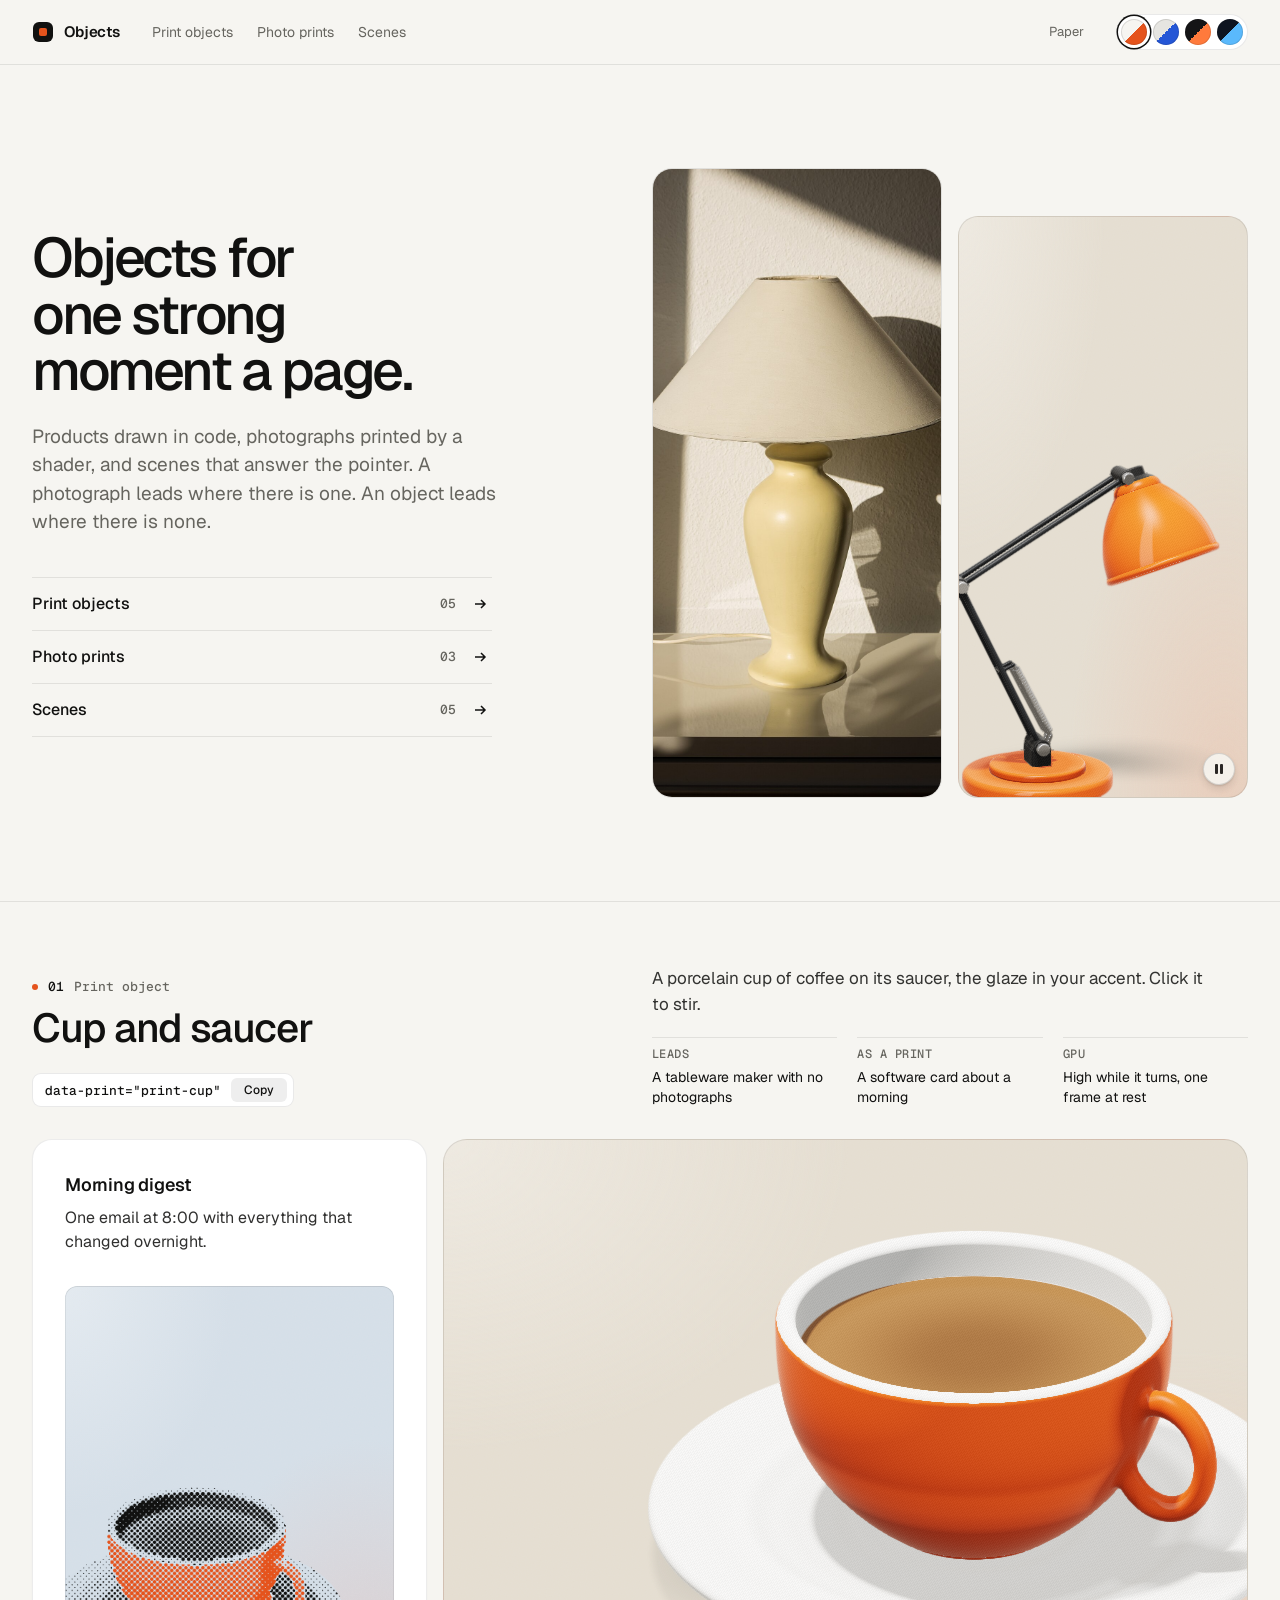
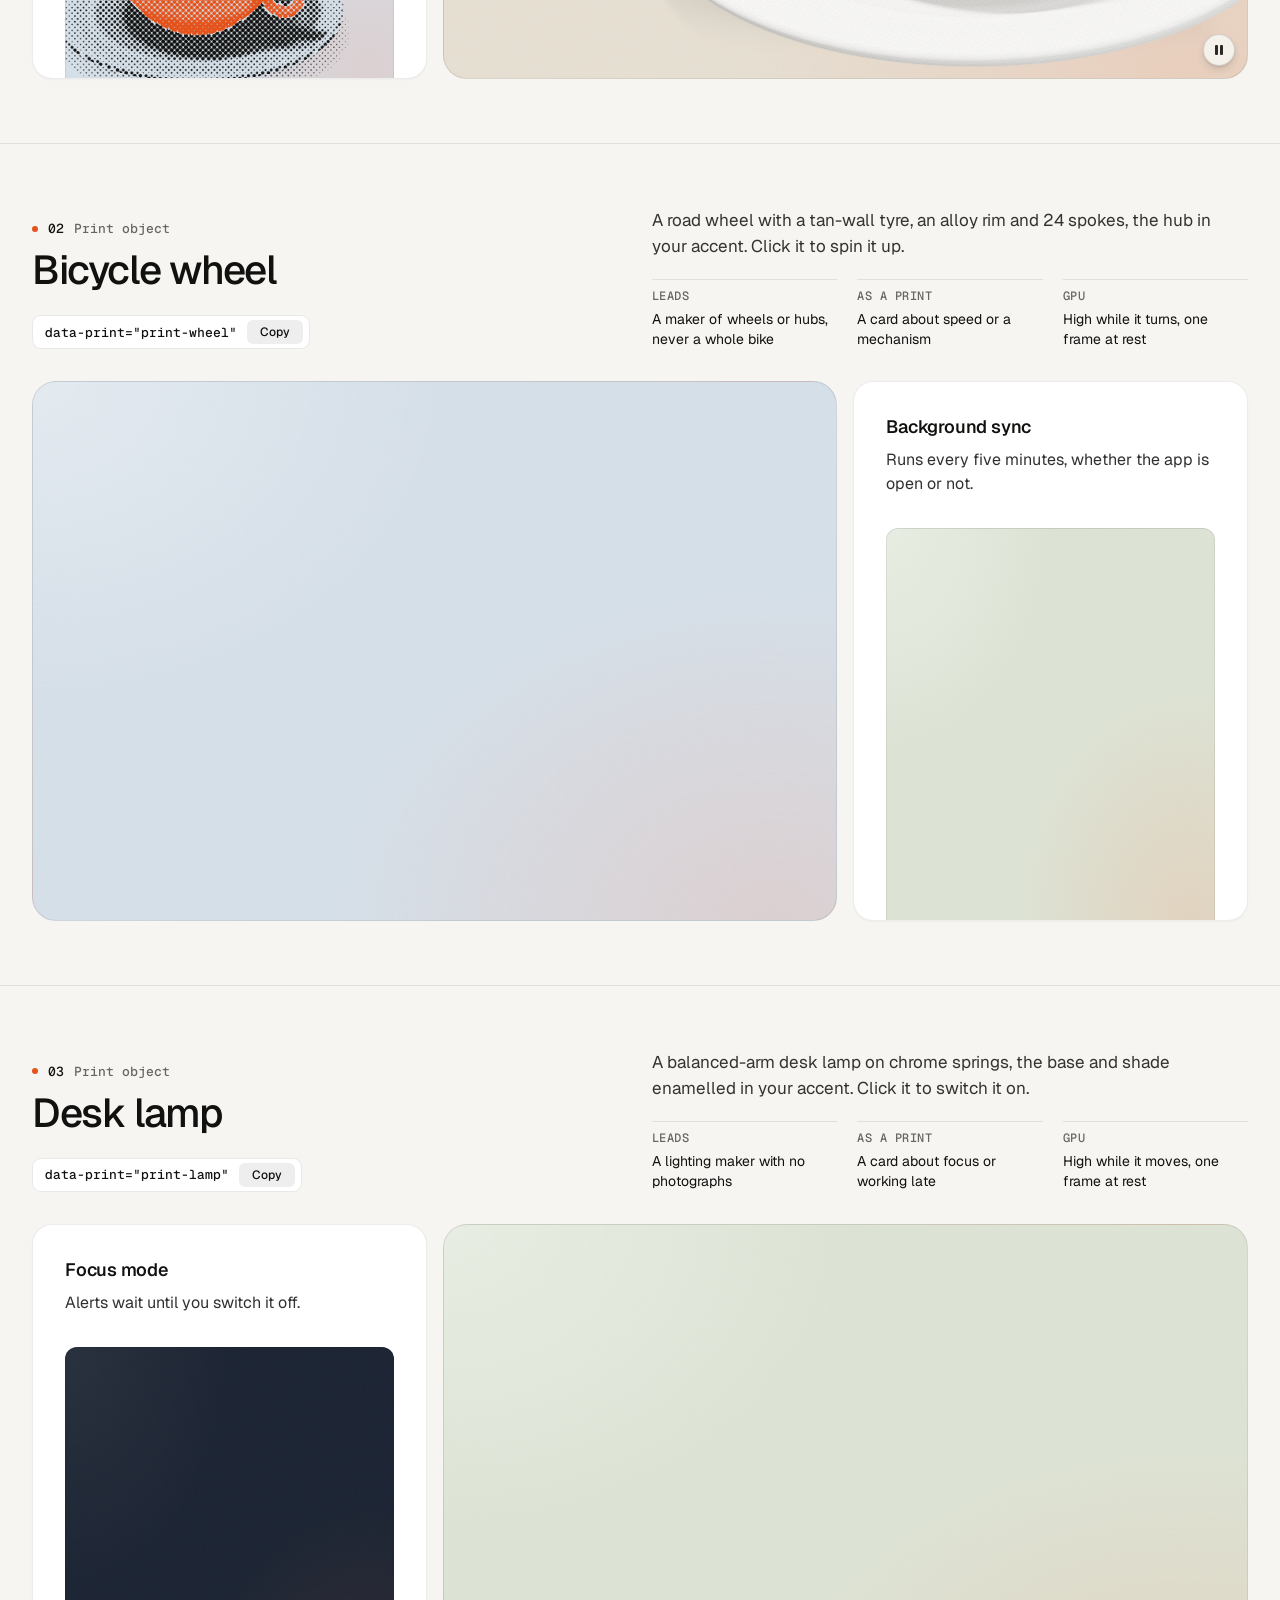
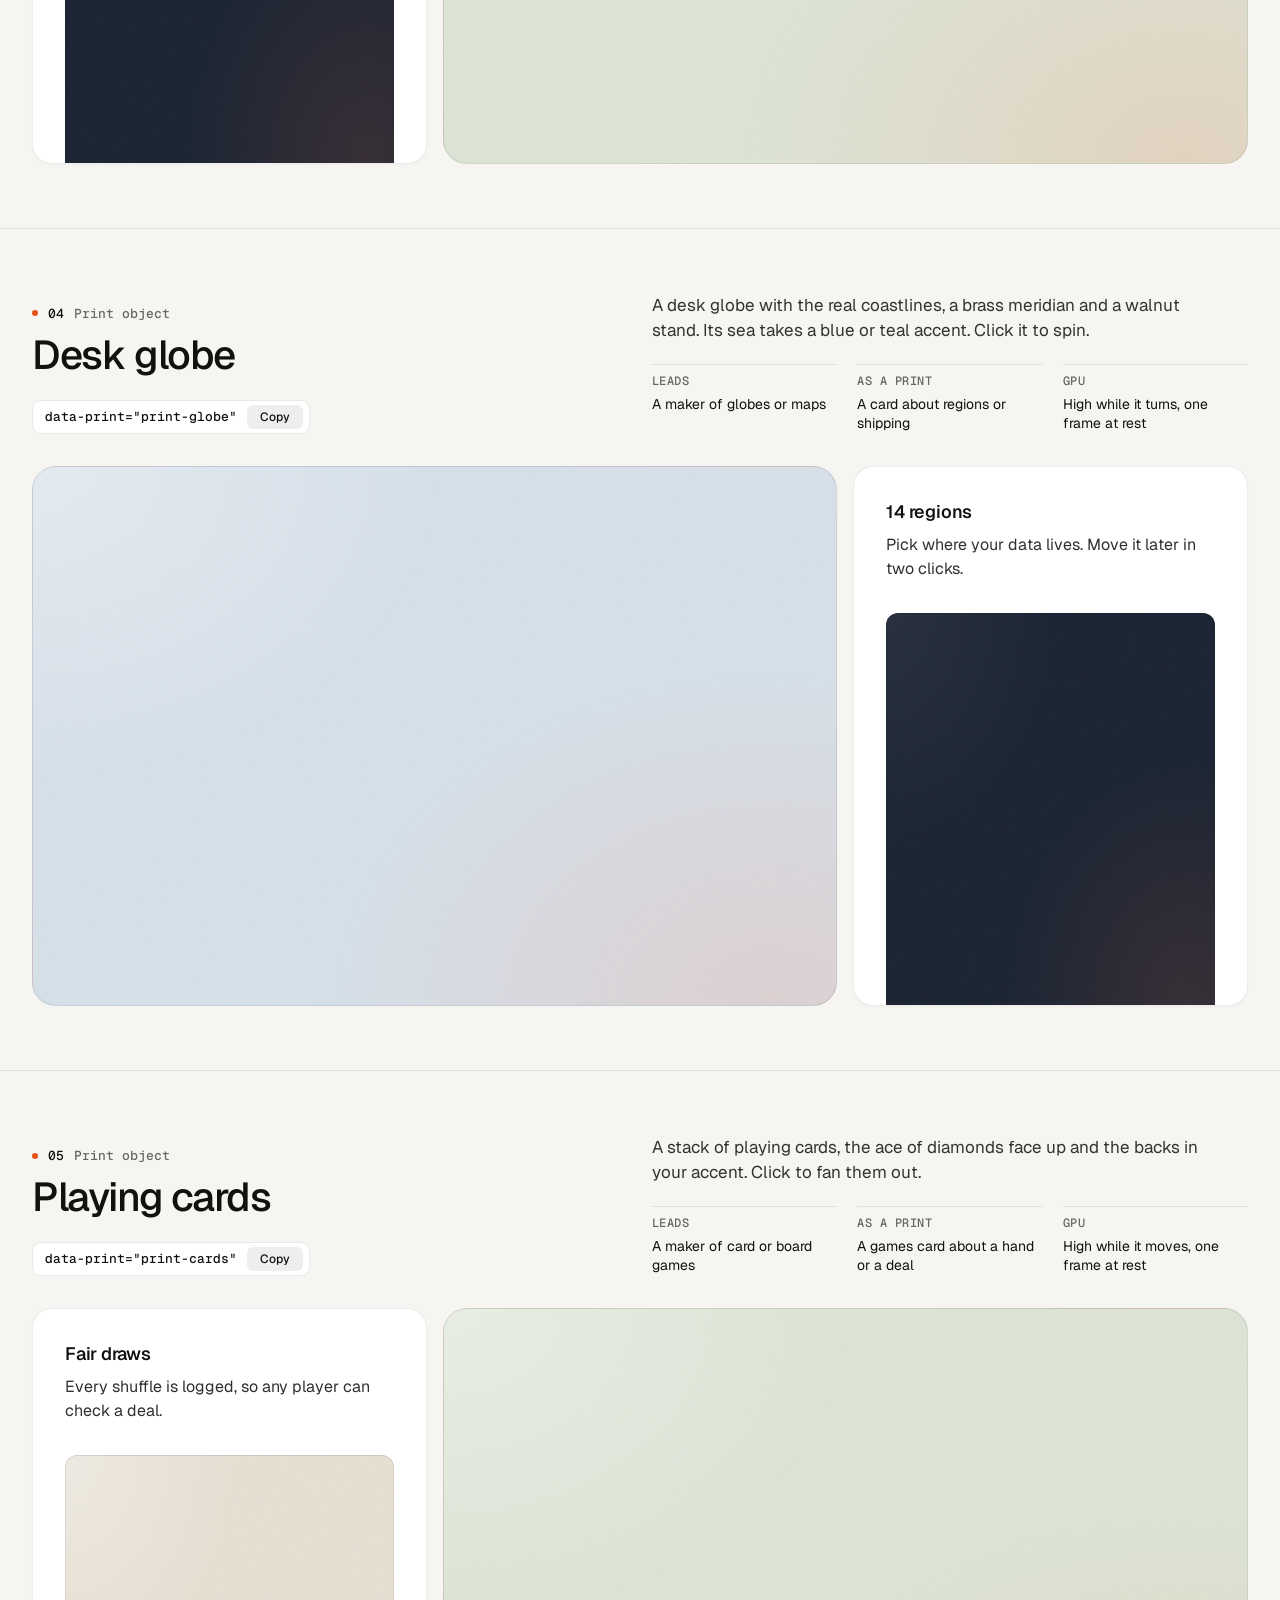
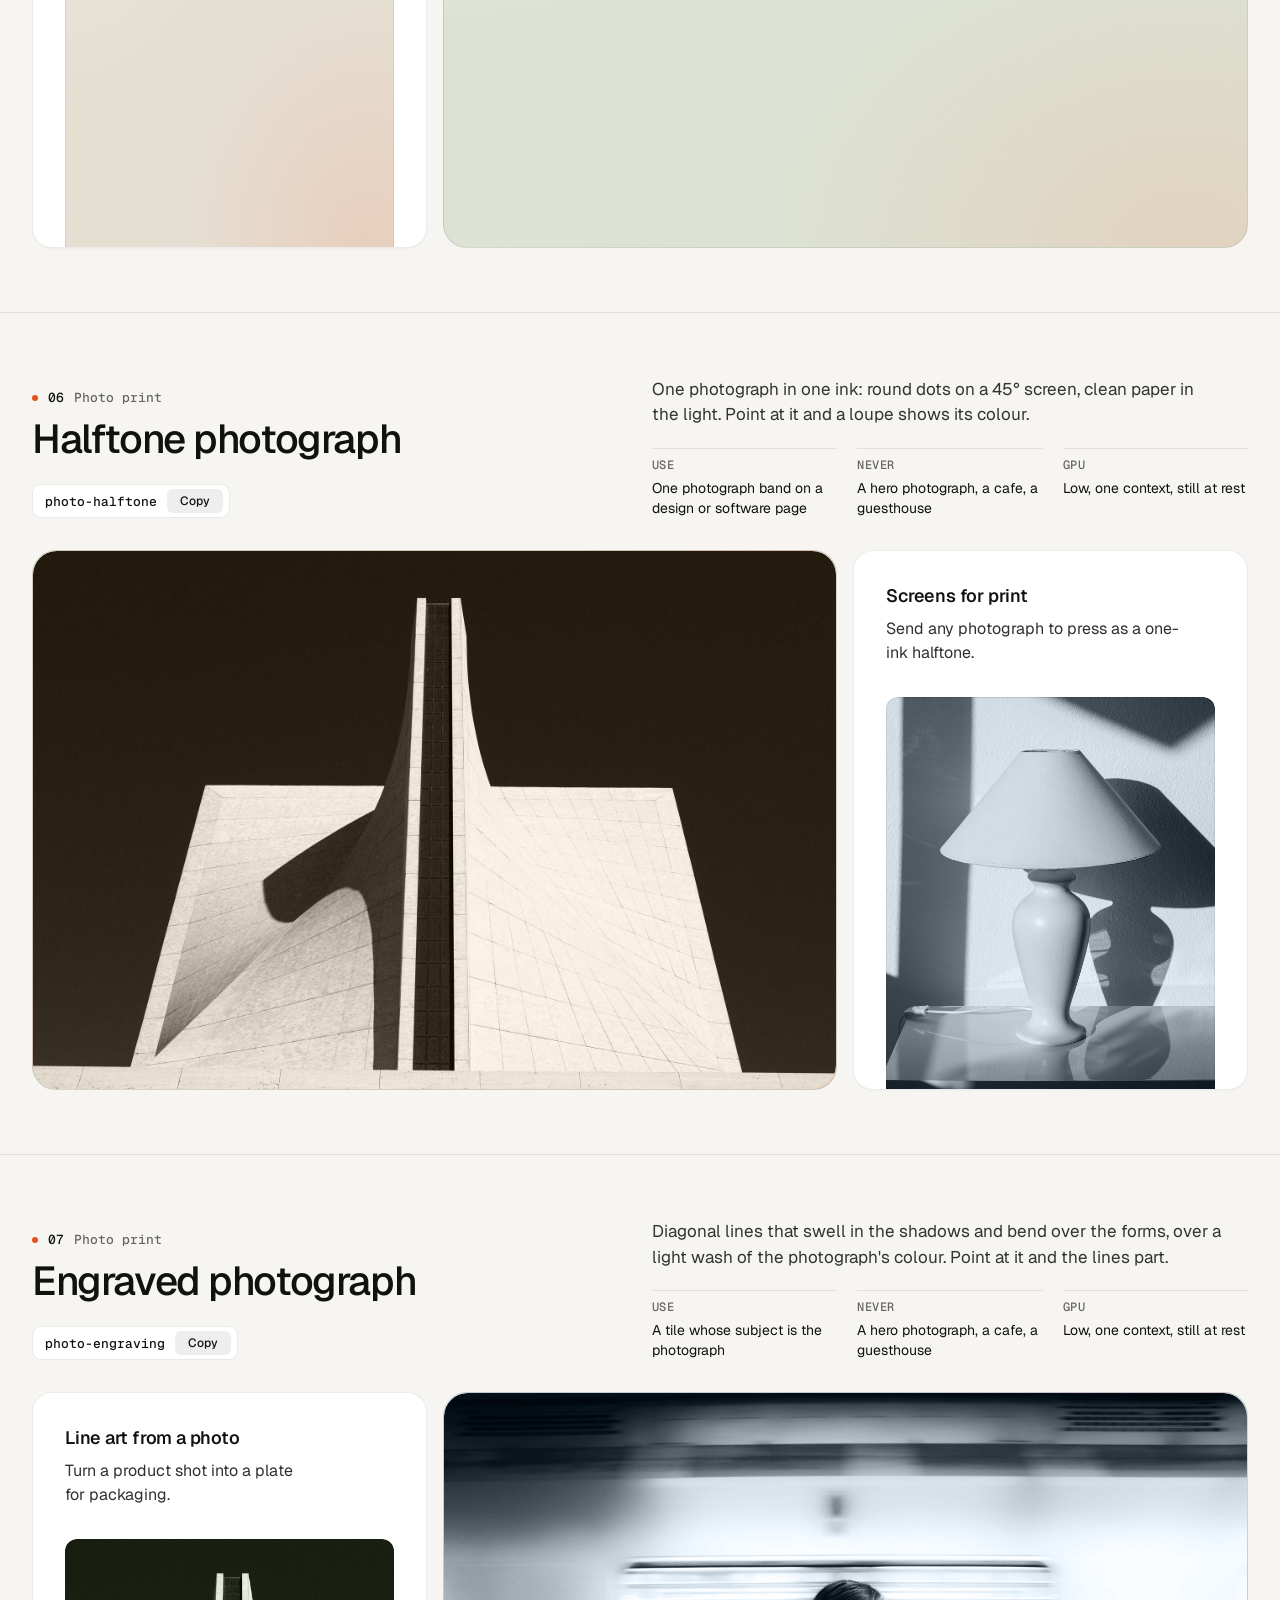
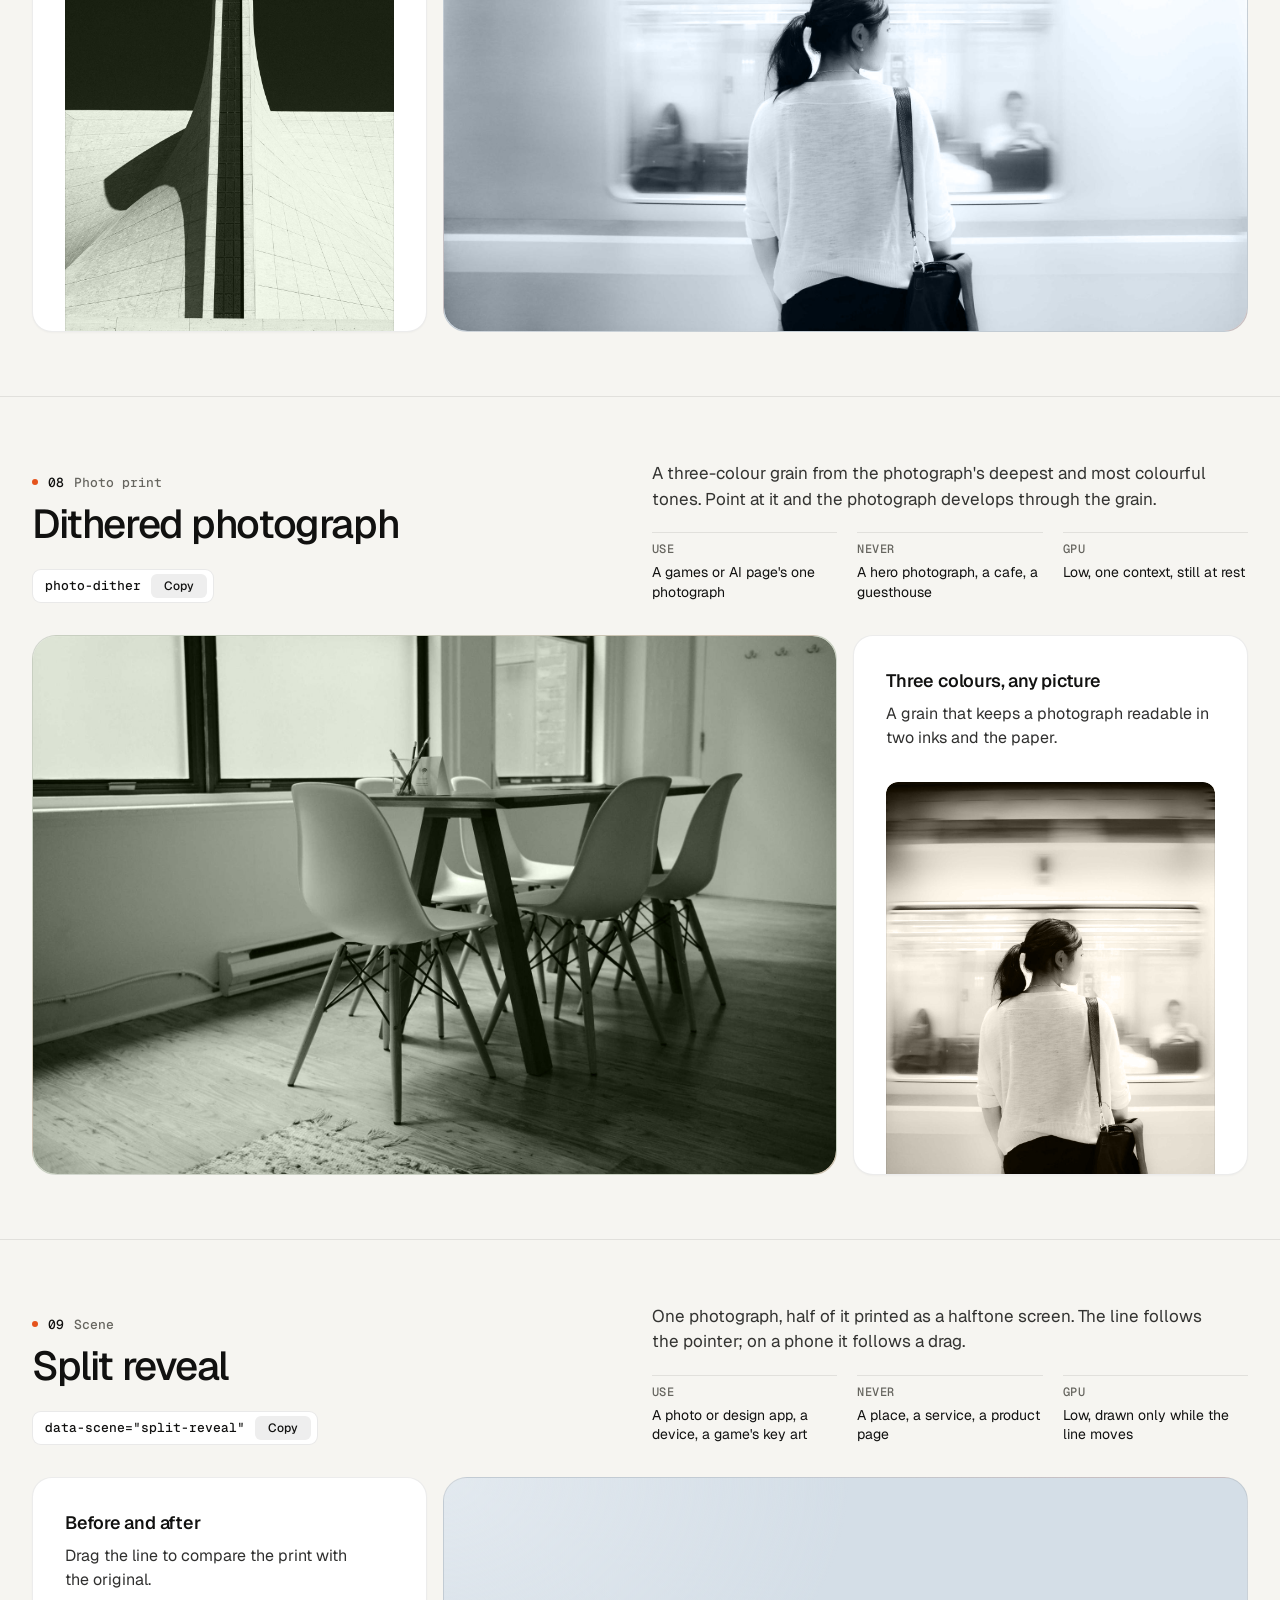
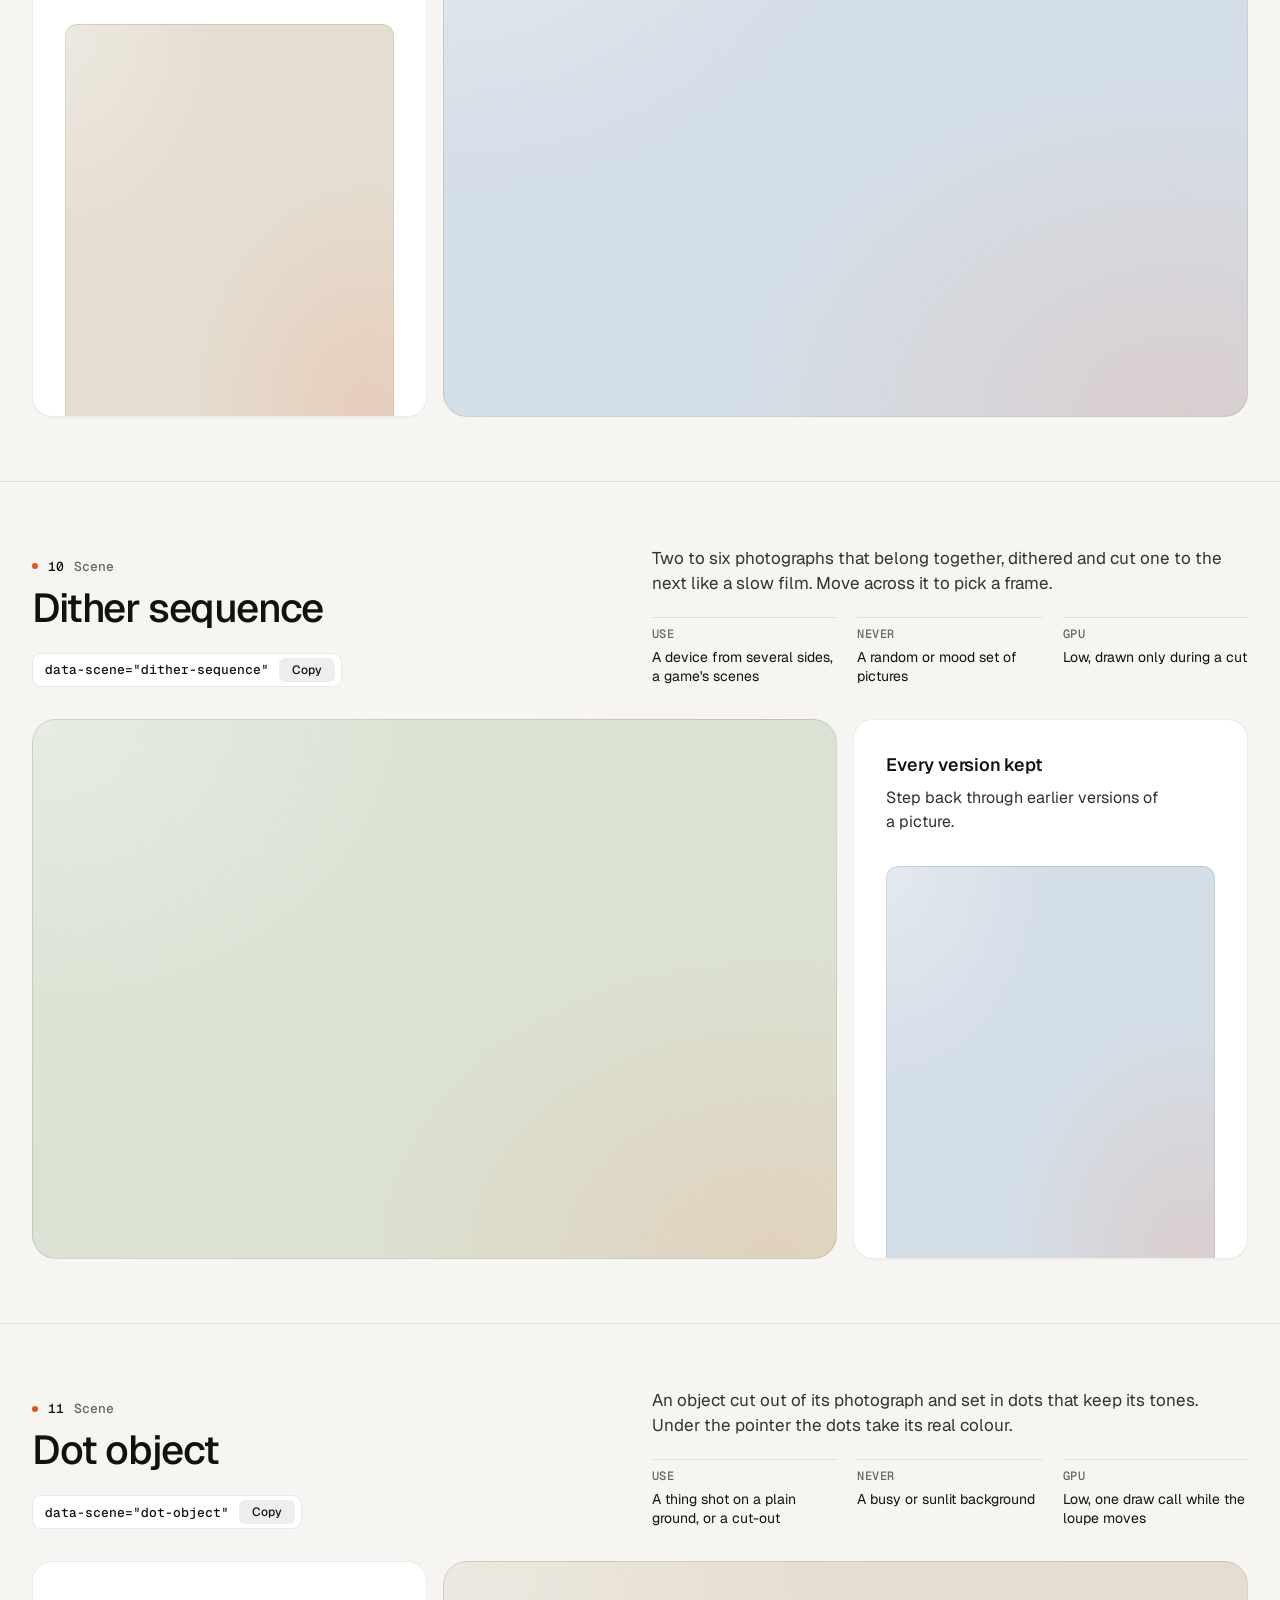
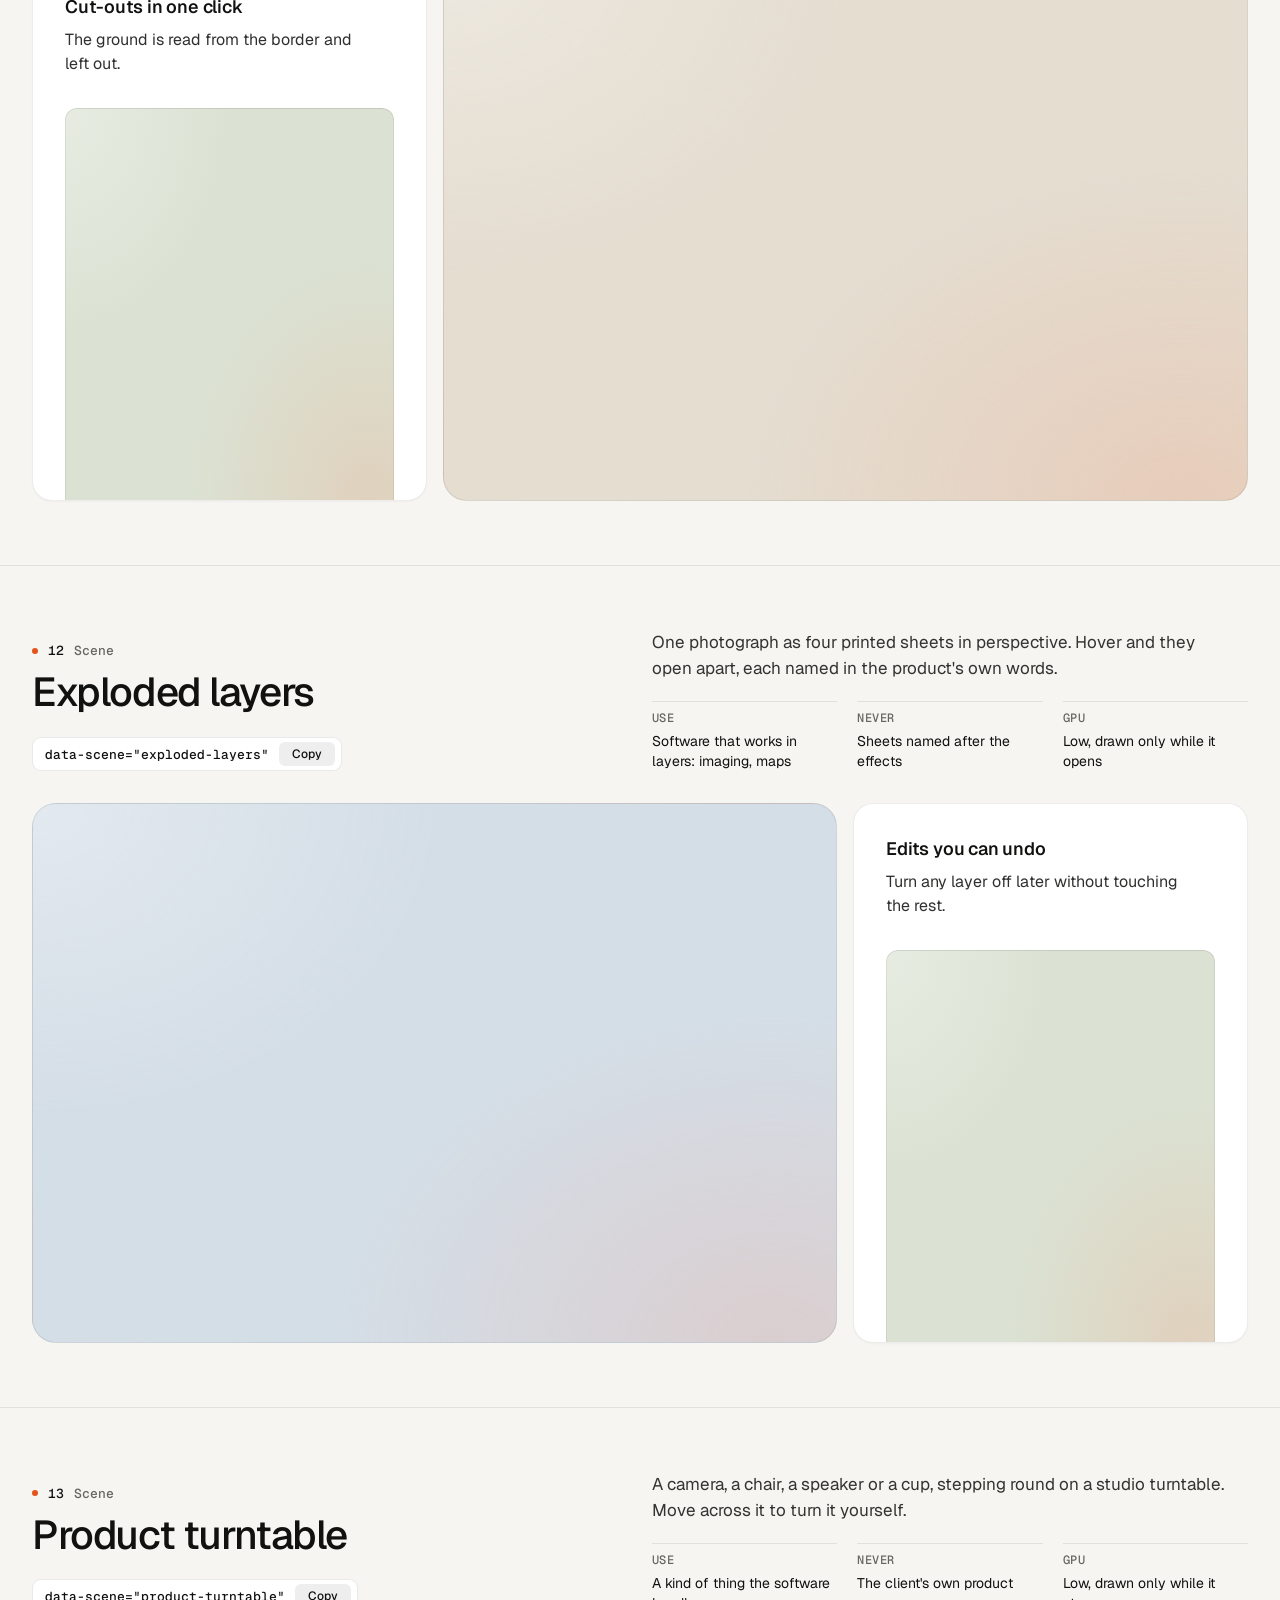
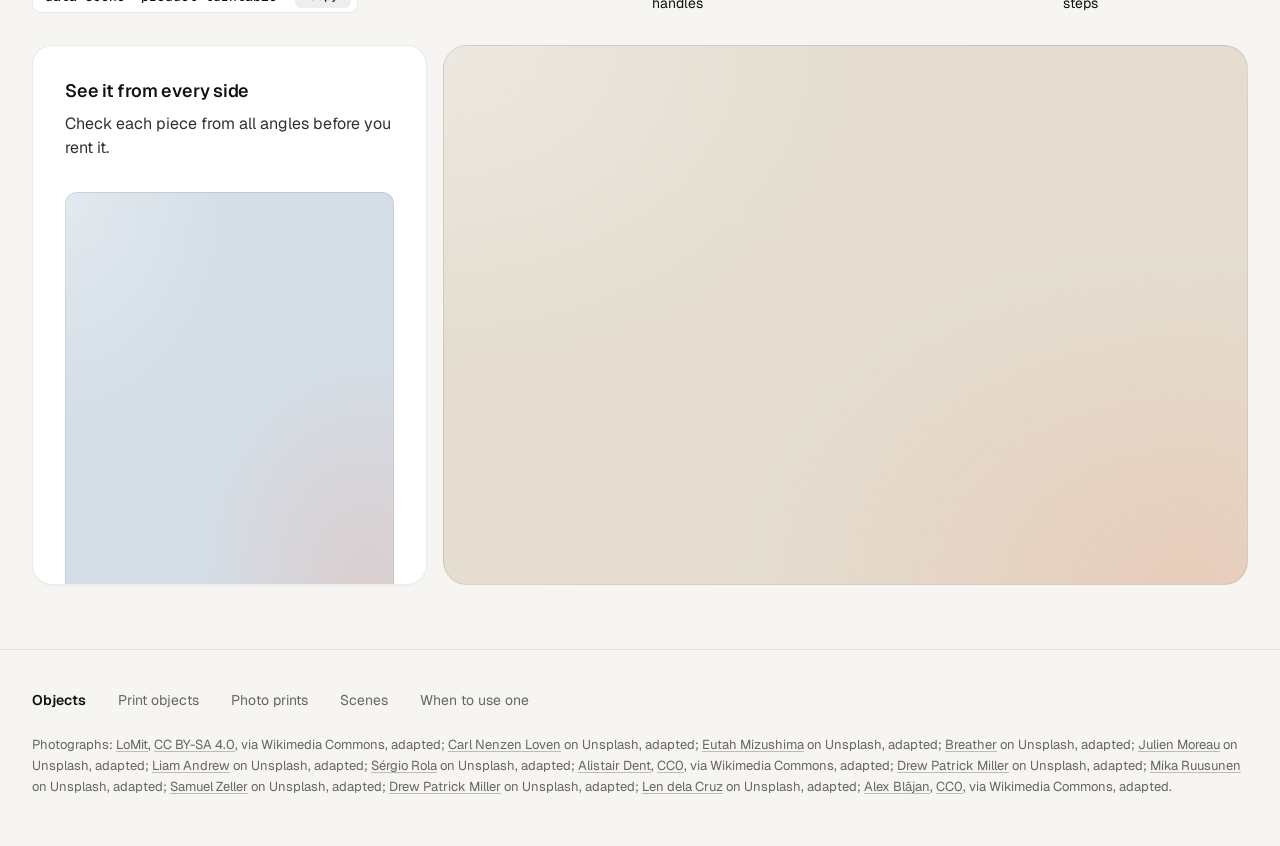
<file: landing-page/assets/objects/index.html>
<!doctype html>
<html lang="en" data-palette="paper">
<head>
<script>window.__tpGlMax = 16;   /* a gallery shows many live effects at once; a page of a site keeps the default 4 (fx.js) */</script>
<meta charset="utf-8">
<meta name="viewport" content="width=device-width, initial-scale=1">
<title>Objects</title>
<meta name="description" content="Thirteen objects for one strong moment a page: products drawn in code, photographs printed by a shader, scenes that answer the pointer.">
<link rel="icon" href="data:,">
<link rel="preconnect" href="https://fonts.googleapis.com">
<link rel="preconnect" href="https://fonts.gstatic.com" crossorigin>
<link href="https://fonts.googleapis.com/css2?family=Geist:wght@300..700&family=Geist+Mono:wght@400;500&display=swap" rel="stylesheet">
<link rel="stylesheet" href="../ui/base.css">
<link rel="stylesheet" href="../ui/cards.css">
<style>
  /* palettes: page tokens, four grounds (--g1 sand, --g2 sky, --g3 sage, --g4 deep) and the globe's sea */
  :root {
    --font-text: "Geist", system-ui, sans-serif; --font-mono: "Geist Mono", ui-monospace, monospace;
    --ease: cubic-bezier(.2, .7, .2, 1);
    --gutter: 32px; --max: 1312px;
  }
  [data-palette="paper"] { --bg: #f6f5f1; --card: #ffffff; --surface: #ffffff; --ink: #111110; --muted: #66655f; --accent: #e5531c; --accent-ink: #ffffff;
    --g1: #e4ddd0; --g2: #d4dee7; --g3: #dbe2d3; --g4: #1a2230; --sea: #2f6aa8; --line: rgb(17 17 16 / 0.09); }
  [data-palette="stone"] { --bg: #e6e5e1; --card: #f3f2ef; --surface: #f3f2ef; --ink: #1a1b1d; --muted: #5d5e62; --accent: #2456d6; --accent-ink: #ffffff;
    --g1: #d6d5d0; --g2: #c9d4df; --g3: #dad3c6; --g4: #1d2633; --sea: #2456d6; --line: rgb(26 27 29 / 0.1); }
  [data-palette="graphite"] { --bg: #0b0b0c; --card: #141416; --surface: #141416; --ink: #f2f2ef; --muted: #96979c; --accent: #ff7a3c; --accent-ink: #120c08;
    --g1: #1e1d1b; --g2: #17202a; --g3: #1b201b; --g4: #23262c; --sea: #4f9be0; --line: rgb(242 242 239 / 0.09); }
  [data-palette="night"] { --bg: #070b14; --card: #0e1420; --surface: #0e1420; --ink: #e9edf3; --muted: #8b94a4; --accent: #5ab9fc; --accent-ink: #07101a;
    --g1: #121a29; --g2: #0f2231; --g3: #16202b; --g4: #1b2536; --sea: #5ab9fc; --line: rgb(233 237 243 / 0.09); }

  * { box-sizing: border-box; }
  html { scroll-padding-top: 64px; }
  html, body { margin: 0; }
  body { font-family: var(--font-text); background: var(--bg); color: var(--ink); -webkit-font-smoothing: antialiased; font-size: 16px; line-height: 1.5;
    transition: background-color 320ms var(--ease), color 320ms var(--ease); }
  a { color: inherit; }
  .wrap { max-width: var(--max); margin: 0 auto; padding: 0 var(--gutter); }

  /* ------------------------------------------------ the bar */
  .bar { position: sticky; top: 0; z-index: 30; background: color-mix(in oklab, var(--bg) 84%, transparent); backdrop-filter: blur(16px) saturate(1.2); border-bottom: 1px solid var(--line); }
  .bar__in { height: 64px; display: flex; align-items: center; gap: 32px; }
  .brand { display: inline-flex; align-items: center; gap: 10px; font-weight: 600; font-size: 15px; letter-spacing: -0.01em; text-decoration: none; }
  .brand svg { width: 22px; height: 22px; }
  .brand svg .a { fill: var(--accent); transition: transform 420ms var(--ease); transform-origin: 11px 11px; }
  .brand:hover svg .a { transform: rotate(90deg); }
  .nav { display: flex; gap: 24px; font-size: 14px; }
  .nav a { position: relative; text-decoration: none; color: var(--muted); transition: color 180ms ease; padding: 6px 0; }
  .nav a::after { content: ""; position: absolute; left: 0; right: 0; bottom: 0; height: 1px; background: currentColor; transform: scaleX(0); transform-origin: left; transition: transform 260ms var(--ease); }
  .nav a:hover { color: var(--ink); }
  .nav a:hover::after { transform: scaleX(1); }
  .sp { flex: 1; }
  .swatches { display: flex; align-items: center; gap: 6px; padding: 4px; border-radius: 999px; border: 1px solid var(--line); background: var(--card); }
  .sw { position: relative; width: 26px; height: 26px; border-radius: 50%; border: 0; padding: 0; cursor: pointer; background: linear-gradient(135deg, var(--s-bg) 0 50%, var(--s-ac) 50% 100%);
    box-shadow: inset 0 0 0 1px rgb(0 0 0 / 0.12); transition: transform 200ms var(--ease); }
  .sw::after { content: ""; position: absolute; inset: -3px; border-radius: 50%; box-shadow: 0 0 0 1.5px var(--ink); opacity: 0; transform: scale(0.8); transition: opacity 200ms ease, transform 260ms var(--ease); }
  .sw:hover { transform: scale(1.08); }
  .sw:active { transform: scale(0.94); }
  .sw[aria-pressed="true"]::after { opacity: 1; transform: scale(1); }
  .sw:focus-visible { outline: 2px solid var(--ink); outline-offset: 3px; }
  .sw-label { font-size: 13px; color: var(--muted); min-width: 60px; text-align: right; }

  /* ------------------------------------------------ grounds: a soft lit mesh of the ground's own tone, a fine grain */
  .gr, .card > .panel.gr { --calm-k: 0%; background-color: var(--pg);
    background-image:
      radial-gradient(80% 90% at 92% 100%, color-mix(in oklab, var(--accent) 13%, var(--pg)), transparent 68%),
      radial-gradient(70% 80% at 0% 0%, color-mix(in oklab, var(--lift, #ffffff) var(--lift-k, 34%), var(--pg)), transparent 72%); }
  .gr.dk, [data-palette="graphite"] .gr, [data-palette="night"] .gr { --lift: #ffffff; --lift-k: 6%; }
  .grain { position: absolute; inset: 0; z-index: 0; pointer-events: none; opacity: .32; mix-blend-mode: soft-light; border-radius: inherit;
    background-image: url("data:image/svg+xml;utf8,<svg xmlns='http://www.w3.org/2000/svg' width='160' height='160'><filter id='n'><feTurbulence type='fractalNoise' baseFrequency='.85' numOctaves='2' stitchTiles='stitch'/><feColorMatrix values='0 0 0 0 .5  0 0 0 0 .5  0 0 0 0 .5  0 0 0 .9 0'/></filter><rect width='100%' height='100%' filter='url(%23n)'/></svg>"); }
  .slot { position: absolute; inset: 0; z-index: 1; border-radius: inherit; }
  .slot > .host { position: absolute; inset: 0; border-radius: inherit; overflow: hidden; }

  /* ------------------------------------------------ hero */
  .hero { min-height: calc(100svh - 64px); display: grid; align-items: center; padding: 56px 0; }
  .hero__grid { display: grid; grid-template-columns: repeat(12, minmax(0, 1fr)); gap: 24px; align-items: center; }
  .hero__copy { grid-column: 1 / span 5; }
  .hero h1 { margin: 0; font-size: clamp(44px, 3.4vw + 12px, 72px); line-height: 1.02; letter-spacing: -0.045em; font-weight: 520; text-wrap: balance; }
  .hero__lede { margin: 24px 0 0; font-size: 19px; line-height: 1.5; color: var(--muted); max-width: 40ch; text-wrap: pretty; }
  .index { margin: 40px 0 0; padding: 0; list-style: none; border-top: 1px solid var(--line); max-width: 460px; }
  .index a { display: grid; grid-template-columns: 1fr auto 20px; align-items: center; gap: 16px; padding: 14px 0; border-bottom: 1px solid var(--line); text-decoration: none; font-size: 16px; font-weight: 500; }
  .index a span { font: 500 13px/1 var(--font-mono); color: var(--muted); }
  .index a svg { width: 16px; height: 16px; transition: transform 260ms var(--ease); }
  .index a:hover svg { transform: translateX(4px); }
  .hero__pics { grid-column: 7 / span 6; display: grid; grid-template-columns: 1fr 1fr; gap: 16px; height: min(70svh, 660px); min-height: 440px; }
  .pic { position: relative; overflow: clip; border-radius: 20px; border: 1px solid var(--line); isolation: isolate; }
  .pic img { position: absolute; inset: 0; width: 100%; height: 100%; object-fit: cover; object-position: 50% 42%; display: block; }
  .pic--down { margin-top: 48px; }

  /* ------------------------------------------------ an object, one screen */
  .obj { min-height: calc(100svh - 64px); display: grid; align-content: center; padding: 64px 0; border-top: 1px solid var(--line); }
  .obj__head { display: grid; grid-template-columns: repeat(12, minmax(0, 1fr)); gap: 24px; align-items: end; margin-bottom: 32px; }
  .obj__title { grid-column: 1 / span 5; }
  .obj__n { margin: 0 0 14px; font: 500 13px/1 var(--font-mono); color: var(--muted); display: flex; gap: 10px; align-items: center; }
  .obj__n b { color: var(--ink); font-weight: 500; }
  .obj__n i { width: 6px; height: 6px; border-radius: 50%; background: var(--accent); display: inline-block; }
  .obj h2 { margin: 0; font-size: clamp(34px, 1.9vw + 16px, 52px); line-height: 1.04; letter-spacing: -0.035em; font-weight: 520; text-wrap: balance; }
  .obj__about { grid-column: 7 / span 6; }
  .obj__line { margin: 0; font-size: 17px; line-height: 1.5; color: color-mix(in oklab, var(--ink) 82%, var(--bg)); max-width: 52ch; text-wrap: pretty; }
  .facts { display: grid; grid-template-columns: repeat(3, minmax(0, 1fr)); gap: 20px; margin: 20px 0 0; }
  .facts div { border-top: 1px solid var(--line); padding-top: 10px; }
  .facts dt { font: 500 12px/1 var(--font-mono); color: var(--muted); text-transform: uppercase; letter-spacing: .04em; }
  .facts dd { margin: 8px 0 0; font-size: 14px; line-height: 1.4; }
  .copy { margin-top: 24px; display: inline-flex; align-items: center; gap: 10px; height: 34px; padding: 0 6px 0 12px; border-radius: 9px; border: 1px solid var(--line);
    background: var(--card); color: var(--ink); font: 500 13px/1 var(--font-mono); cursor: pointer; transition: border-color 180ms ease, transform 160ms var(--ease); }
  .copy:hover { border-color: color-mix(in oklab, var(--ink) 24%, transparent); }
  .copy:active { transform: scale(0.97); }
  .copy:focus-visible { outline: 2px solid var(--ink); outline-offset: 2px; }
  .copy em { font-style: normal; display: inline-grid; place-items: center; height: 24px; padding: 0 8px; border-radius: 6px; background: color-mix(in oklab, var(--ink) 7%, transparent); font-family: var(--font-text); font-size: 12px; overflow: hidden; }
  .copy em span { grid-area: 1 / 1; transition: transform 260ms var(--ease), opacity 200ms ease; }
  .copy em span + span { transform: translateY(110%); opacity: 0; }
  .copy.done em span:first-child { transform: translateY(-110%); opacity: 0; }
  .copy.done em span + span { transform: none; opacity: 1; }

  .duo { display: grid; grid-template-columns: repeat(12, minmax(0, 1fr)); gap: 16px; height: clamp(400px, calc(100svh - 360px), 600px); }
  .big { grid-column: 1 / span 8; position: relative; overflow: clip; isolation: isolate; border-radius: 24px; border: 1px solid var(--line); }
  .duo .card { grid-column: 9 / span 4; }
  .obj:nth-of-type(even) .big { grid-column: 5 / span 8; grid-row: 1; }
  .obj:nth-of-type(even) .duo .card { grid-column: 1 / span 4; grid-row: 1; }
  .duo .card > .panel { flex: 1 1 auto; min-height: 0; }

  /* ------------------------------------------------ footer */
  .foot { border-top: 1px solid var(--line); padding: 40px 0 48px; font-size: 14px; color: var(--muted); }
  .foot__row { display: flex; flex-wrap: wrap; gap: 12px 32px; align-items: baseline; }
  .foot__row b { color: var(--ink); font-weight: 600; }
  .foot__row a { text-decoration: none; }
  .foot__row a:hover { color: var(--ink); }
  .credits { margin: 24px 0 0; font-size: 13px; line-height: 1.6; color: var(--muted); }
  .credits a { text-decoration: underline; text-decoration-color: color-mix(in oklab, currentColor 40%, transparent); text-underline-offset: 2px; }

  @media (max-width: 1023px) {
    .hero__copy, .hero__pics { grid-column: 1 / -1; }
    .hero__pics { height: auto; min-height: 0; }
    .pic { aspect-ratio: 3 / 4; }
    .obj__title, .obj__about { grid-column: 1 / -1; }
    .duo { height: auto; grid-template-columns: minmax(0, 1fr); }
    .big, .duo .card, .obj:nth-of-type(even) .big, .obj:nth-of-type(even) .duo .card { grid-column: 1 / -1; grid-row: auto; }
    .big { aspect-ratio: 4 / 3; }
    .duo .card > .panel { flex: none; height: 320px; }
  }
  @media (max-width: 760px) {
    :root { --gutter: 16px; }
    .nav, .sw-label { display: none; }
    .hero { padding: 32px 0 40px; }
    .hero__lede { font-size: 17px; }
    .hero__pics { gap: 10px; }
    .pic { border-radius: 16px; }
    .pic--down { margin-top: 28px; }
    .obj { padding: 72px 0; min-height: 0; }
    .obj .wrap { display: flex; flex-direction: column; }
    .obj__head, .obj__about { display: contents; }
    .obj__title { order: 1; margin-bottom: 16px; }
    .obj__line { order: 2; margin-bottom: 28px; }
    .duo { order: 3; }
    .facts { order: 4; margin-top: 28px; }
    .copy, .index { display: none; }
    .facts { grid-template-columns: minmax(0, 1fr); gap: 0; }
    .facts div { display: grid; grid-template-columns: 96px 1fr; gap: 12px; padding: 10px 0; }
    .facts dd { margin: 0; }
    .big { aspect-ratio: 4 / 5; border-radius: 18px; }
    .duo .card > .panel { height: 300px; }
  }
  @media (prefers-reduced-motion: reduce) { *, *::before, *::after { transition-duration: 0ms !important; } }
</style>
</head>
<body>
<header class="bar">
  <div class="wrap bar__in">
    <a class="brand" href="#top" aria-label="Objects, back to the top">
      <svg viewBox="0 0 22 22" aria-hidden="true"><rect x="1" y="1" width="20" height="20" rx="6" fill="currentColor"/><rect class="a" x="7" y="7" width="8" height="8" rx="2"/></svg>
      Objects
    </a>
    <nav class="nav" aria-label="Families">
      <a href="#print-cup">Print objects</a>
      <a href="#photo-halftone">Photo prints</a>
      <a href="#split-reveal">Scenes</a>
    </nav>
    <span class="sp"></span>
    <span class="sw-label" id="sw-label">Paper</span>
    <div class="swatches" role="group" aria-label="Palette">
      <button type="button" class="sw" data-pal="paper" aria-label="Paper" aria-pressed="true" style="--s-bg:#f6f5f1;--s-ac:#e5531c"></button>
      <button type="button" class="sw" data-pal="stone" aria-label="Stone" aria-pressed="false" style="--s-bg:#e6e5e1;--s-ac:#2456d6"></button>
      <button type="button" class="sw" data-pal="graphite" aria-label="Graphite" aria-pressed="false" style="--s-bg:#141416;--s-ac:#ff7a3c"></button>
      <button type="button" class="sw" data-pal="night" aria-label="Night" aria-pressed="false" style="--s-bg:#0e1420;--s-ac:#5ab9fc"></button>
    </div>
  </div>
</header>

<main id="top">
  <section class="hero">
    <div class="wrap hero__grid">
      <div class="hero__copy">
        <h1>Objects for one strong moment a page.</h1>
        <p class="hero__lede">Products drawn in code, photographs printed by a shader, and scenes that answer the pointer. A photograph leads where there is one. An object leads where there is none.</p>
        <ul class="index">
          <li><a href="#print-cup">Print objects <span>05</span><svg viewBox="0 0 16 16" fill="none" stroke="currentColor" stroke-width="1.5" aria-hidden="true"><path d="M3 8h10M9 4l4 4-4 4"/></svg></a></li>
          <li><a href="#photo-halftone">Photo prints <span>03</span><svg viewBox="0 0 16 16" fill="none" stroke="currentColor" stroke-width="1.5" aria-hidden="true"><path d="M3 8h10M9 4l4 4-4 4"/></svg></a></li>
          <li><a href="#split-reveal">Scenes <span>05</span><svg viewBox="0 0 16 16" fill="none" stroke="currentColor" stroke-width="1.5" aria-hidden="true"><path d="M3 8h10M9 4l4 4-4 4"/></svg></a></li>
        </ul>
      </div>
      <div class="hero__pics">
        <div class="pic"><img src="photo-kit/photos/lamp.jpg" width="1280" height="1757" alt="Cream ceramic table lamp on a glossy side table in low sun" decoding="async"></div>
        <article class="pic pic--down gr" style="--pg: var(--g1)" aria-label="A balanced-arm desk lamp">
          <div class="grain"></div>
          <div class="slot" data-slot='{"kind":"print","id":"print-lamp","place":"card","ground":"g1","params":{"size":1.06,"x":-0.08,"y":-0.2}}'></div>
        </article>
      </div>
    </div>
  </section>

  <!-- ===================================================== print objects -->
  <section class="obj" id="print-cup">
    <div class="wrap">
      <div class="obj__head">
        <div class="obj__title"><p class="obj__n"><i></i><b>01</b> Print object</p><h2>Cup and saucer</h2>
          <button type="button" class="copy" data-copy='<div data-print="print-cup" data-print-place="card"></div>'>data-print="print-cup"<em><span>Copy</span><span>Copied</span></em></button></div>
        <div class="obj__about">
          <p class="obj__line">A porcelain cup of coffee on its saucer, the glaze in your accent. Click it to stir.</p>
          <dl class="facts"><div><dt>Leads</dt><dd>A tableware maker with no photographs</dd></div><div><dt>As a print</dt><dd>A software card about a morning</dd></div><div><dt>GPU</dt><dd>High while it turns, one frame at rest</dd></div></dl>
        </div>
      </div>
      <div class="duo">
        <article class="big gr" style="--pg: var(--g1)"><div class="grain"></div>
          <div class="slot" data-slot='{"kind":"print","id":"print-cup","place":"hero","ground":"g1","params":{"size":0.96,"x":0.16,"y":-0.04}}'></div></article>
        <article class="card"><h3>Morning digest</h3><p>One email at 8:00 with everything that changed overnight.</p>
          <div class="panel gr" style="--pg: var(--g2)"><div class="grain"></div>
            <div class="slot" data-slot='{"kind":"print","id":"print-cup","place":"card","ground":"g2","params":{"effect":"halftone","turn":0}}'></div></div></article>
      </div>
    </div>
  </section>

  <section class="obj" id="print-wheel">
    <div class="wrap">
      <div class="obj__head">
        <div class="obj__title"><p class="obj__n"><i></i><b>02</b> Print object</p><h2>Bicycle wheel</h2>
          <button type="button" class="copy" data-copy='<div data-print="print-wheel" data-print-place="card"></div>'>data-print="print-wheel"<em><span>Copy</span><span>Copied</span></em></button></div>
        <div class="obj__about">
          <p class="obj__line">A road wheel with a tan-wall tyre, an alloy rim and 24 spokes, the hub in your accent. Click it to spin it up.</p>
          <dl class="facts"><div><dt>Leads</dt><dd>A maker of wheels or hubs, never a whole bike</dd></div><div><dt>As a print</dt><dd>A card about speed or a mechanism</dd></div><div><dt>GPU</dt><dd>High while it turns, one frame at rest</dd></div></dl>
        </div>
      </div>
      <div class="duo">
        <article class="big gr" style="--pg: var(--g2)"><div class="grain"></div>
          <div class="slot" data-slot='{"kind":"print","id":"print-wheel","place":"card","ground":"g2","params":{"size":1.34,"x":-0.08,"y":-0.3}}'></div></article>
        <article class="card"><h3>Background sync</h3><p>Runs every five minutes, whether the app is open or not.</p>
          <div class="panel gr" style="--pg: var(--g3)"><div class="grain"></div>
            <div class="slot" data-slot='{"kind":"print","id":"print-wheel","place":"card","ground":"g3","params":{"effect":"halftone","turn":0}}'></div></div></article>
      </div>
    </div>
  </section>

  <section class="obj" id="print-lamp">
    <div class="wrap">
      <div class="obj__head">
        <div class="obj__title"><p class="obj__n"><i></i><b>03</b> Print object</p><h2>Desk lamp</h2>
          <button type="button" class="copy" data-copy='<div data-print="print-lamp" data-print-place="card"></div>'>data-print="print-lamp"<em><span>Copy</span><span>Copied</span></em></button></div>
        <div class="obj__about">
          <p class="obj__line">A balanced-arm desk lamp on chrome springs, the base and shade enamelled in your accent. Click it to switch it on.</p>
          <dl class="facts"><div><dt>Leads</dt><dd>A lighting maker with no photographs</dd></div><div><dt>As a print</dt><dd>A card about focus or working late</dd></div><div><dt>GPU</dt><dd>High while it moves, one frame at rest</dd></div></dl>
        </div>
      </div>
      <div class="duo">
        <article class="big gr" style="--pg: var(--g3)"><div class="grain"></div>
          <div class="slot" data-slot='{"kind":"print","id":"print-lamp","place":"hero","ground":"g3","params":{"size":0.98,"x":0.14,"y":-0.06,"angle":-24}}'></div></article>
        <article class="card"><h3>Focus mode</h3><p>Alerts wait until you switch it off.</p>
          <div class="panel gr dk" style="--pg: var(--g4)"><div class="grain"></div>
            <div class="slot" data-slot='{"kind":"print","id":"print-lamp","place":"card","ground":"g4","params":{"effect":"dither","step":1,"turn":0}}' aria-label="A desk lamp, switched on"></div></div></article>
      </div>
    </div>
  </section>

  <section class="obj" id="print-globe">
    <div class="wrap">
      <div class="obj__head">
        <div class="obj__title"><p class="obj__n"><i></i><b>04</b> Print object</p><h2>Desk globe</h2>
          <button type="button" class="copy" data-copy='<div data-print="print-globe" data-print-place="card" data-print-params=&apos;{"effect":"engrave"}&apos;></div>'>data-print="print-globe"<em><span>Copy</span><span>Copied</span></em></button></div>
        <div class="obj__about">
          <p class="obj__line">A desk globe with the real coastlines, a brass meridian and a walnut stand. Its sea takes a blue or teal accent. Click it to spin.</p>
          <dl class="facts"><div><dt>Leads</dt><dd>A maker of globes or maps</dd></div><div><dt>As a print</dt><dd>A card about regions or shipping</dd></div><div><dt>GPU</dt><dd>High while it turns, one frame at rest</dd></div></dl>
        </div>
      </div>
      <div class="duo">
        <article class="big gr" style="--pg: var(--g2)"><div class="grain"></div>
          <div class="slot" data-slot='{"kind":"print","id":"print-globe","place":"card","ground":"g2","sea":true,"params":{"size":1.3,"x":-0.1,"y":-0.3}}'></div></article>
        <article class="card"><h3>14 regions</h3><p>Pick where your data lives. Move it later in two clicks.</p>
          <div class="panel gr dk" style="--pg: var(--g4)"><div class="grain"></div>
            <div class="slot" data-slot='{"kind":"print","id":"print-globe","place":"card","ground":"g4","sea":true,"params":{"effect":"engrave","turn":0}}'></div></div></article>
      </div>
    </div>
  </section>

  <section class="obj" id="print-cards">
    <div class="wrap">
      <div class="obj__head">
        <div class="obj__title"><p class="obj__n"><i></i><b>05</b> Print object</p><h2>Playing cards</h2>
          <button type="button" class="copy" data-copy='<div data-print="print-cards" data-print-place="card"></div>'>data-print="print-cards"<em><span>Copy</span><span>Copied</span></em></button></div>
        <div class="obj__about">
          <p class="obj__line">A stack of playing cards, the ace of diamonds face up and the backs in your accent. Click to fan them out.</p>
          <dl class="facts"><div><dt>Leads</dt><dd>A maker of card or board games</dd></div><div><dt>As a print</dt><dd>A games card about a hand or a deal</dd></div><div><dt>GPU</dt><dd>High while it moves, one frame at rest</dd></div></dl>
        </div>
      </div>
      <div class="duo">
        <article class="big gr" style="--pg: var(--g3)"><div class="grain"></div>
          <div class="slot" data-slot='{"kind":"print","id":"print-cards","place":"hero","ground":"g3","params":{"size":0.98,"x":0.16,"y":-0.04}}'></div></article>
        <article class="card"><h3>Fair draws</h3><p>Every shuffle is logged, so any player can check a deal.</p>
          <div class="panel gr" style="--pg: var(--g1)"><div class="grain"></div>
            <div class="slot" data-slot='{"kind":"print","id":"print-cards","place":"card","ground":"g1","params":{"effect":"halftone","turn":0}}'></div></div></article>
      </div>
    </div>
  </section>

  <!-- ===================================================== photo prints -->
  <section class="obj" id="photo-halftone">
    <div class="wrap">
      <div class="obj__head">
        <div class="obj__title"><p class="obj__n"><i></i><b>06</b> Photo print</p><h2>Halftone photograph</h2>
          <button type="button" class="copy" data-copy="import print from './assets/objects/photo-halftone/object.js'; print.mount(frame, { palette: fx.readPalette(frame) });">photo-halftone<em><span>Copy</span><span>Copied</span></em></button></div>
        <div class="obj__about">
          <p class="obj__line">One photograph in one ink: round dots on a 45° screen, clean paper in the light. Point at it and a loupe shows its colour.</p>
          <dl class="facts"><div><dt>Use</dt><dd>One photograph band on a design or software page</dd></div><div><dt>Never</dt><dd>A hero photograph, a cafe, a guesthouse</dd></div><div><dt>GPU</dt><dd>Low, one context, still at rest</dd></div></dl>
        </div>
      </div>
      <div class="duo">
        <article class="big gr" style="--pg: var(--g1)">
          <div class="slot" data-slot='{"kind":"photo","id":"photo-halftone","ground":"g1","photo":"concrete"}'></div></article>
        <article class="card"><h3>Screens for print</h3><p>Send any photograph to press as a one-ink halftone.</p>
          <div class="panel gr" style="--pg: var(--g2)">
            <div class="slot" data-slot='{"kind":"photo","id":"photo-halftone","ground":"g2","photo":"lamp","params":{"tint":1}}'></div></div></article>
      </div>
    </div>
  </section>

  <section class="obj" id="photo-engraving">
    <div class="wrap">
      <div class="obj__head">
        <div class="obj__title"><p class="obj__n"><i></i><b>07</b> Photo print</p><h2>Engraved photograph</h2>
          <button type="button" class="copy" data-copy="import print from './assets/objects/photo-engraving/object.js'; print.mount(frame, { palette: fx.readPalette(frame) });">photo-engraving<em><span>Copy</span><span>Copied</span></em></button></div>
        <div class="obj__about">
          <p class="obj__line">Diagonal lines that swell in the shadows and bend over the forms, over a light wash of the photograph's colour. Point at it and the lines part.</p>
          <dl class="facts"><div><dt>Use</dt><dd>A tile whose subject is the photograph</dd></div><div><dt>Never</dt><dd>A hero photograph, a cafe, a guesthouse</dd></div><div><dt>GPU</dt><dd>Low, one context, still at rest</dd></div></dl>
        </div>
      </div>
      <div class="duo">
        <article class="big gr" style="--pg: var(--g2)">
          <div class="slot" data-slot='{"kind":"photo","id":"photo-engraving","ground":"g2","photo":"platform","photoDark":"concrete"}'></div></article>
        <article class="card"><h3>Line art from a photo</h3><p>Turn a product shot into a plate for packaging.</p>
          <div class="panel gr" style="--pg: var(--g3)">
            <div class="slot" data-slot='{"kind":"photo","id":"photo-engraving","ground":"g3","photo":"concrete","photoDark":"room"}'></div></div></article>
      </div>
    </div>
  </section>

  <section class="obj" id="photo-dither">
    <div class="wrap">
      <div class="obj__head">
        <div class="obj__title"><p class="obj__n"><i></i><b>08</b> Photo print</p><h2>Dithered photograph</h2>
          <button type="button" class="copy" data-copy="import print from './assets/objects/photo-dither/object.js'; print.mount(frame, { palette: fx.readPalette(frame) });">photo-dither<em><span>Copy</span><span>Copied</span></em></button></div>
        <div class="obj__about">
          <p class="obj__line">A three-colour grain from the photograph's deepest and most colourful tones. Point at it and the photograph develops through the grain.</p>
          <dl class="facts"><div><dt>Use</dt><dd>A games or AI page's one photograph</dd></div><div><dt>Never</dt><dd>A hero photograph, a cafe, a guesthouse</dd></div><div><dt>GPU</dt><dd>Low, one context, still at rest</dd></div></dl>
        </div>
      </div>
      <div class="duo">
        <article class="big gr" style="--pg: var(--g3)">
          <div class="slot" data-slot='{"kind":"photo","id":"photo-dither","ground":"g3","photo":"room"}'></div></article>
        <article class="card"><h3>Three colours, any picture</h3><p>A grain that keeps a photograph readable in two inks and the paper.</p>
          <div class="panel gr" style="--pg: var(--g1)">
            <div class="slot" data-slot='{"kind":"photo","id":"photo-dither","ground":"g1","photo":"platform"}'></div></div></article>
      </div>
    </div>
  </section>

  <!-- ===================================================== scenes -->
  <section class="obj" id="split-reveal">
    <div class="wrap">
      <div class="obj__head">
        <div class="obj__title"><p class="obj__n"><i></i><b>09</b> Scene</p><h2>Split reveal</h2>
          <button type="button" class="copy" data-copy='<div data-scene="split-reveal" data-scene-src="assets/img/photo.jpg"></div>'>data-scene="split-reveal"<em><span>Copy</span><span>Copied</span></em></button></div>
        <div class="obj__about">
          <p class="obj__line">One photograph, half of it printed as a halftone screen. The line follows the pointer; on a phone it follows a drag.</p>
          <dl class="facts"><div><dt>Use</dt><dd>A photo or design app, a device, a game's key art</dd></div><div><dt>Never</dt><dd>A place, a service, a product page</dd></div><div><dt>GPU</dt><dd>Low, drawn only while the line moves</dd></div></dl>
        </div>
      </div>
      <div class="duo">
        <article class="big gr" style="--pg: var(--g2)">
          <div class="slot" data-slot='{"kind":"scene","id":"split-reveal","ground":"g2","src":"default"}'></div></article>
        <article class="card"><h3>Before and after</h3><p>Drag the line to compare the print with the original.</p>
          <div class="panel gr" style="--pg: var(--g1)">
            <div class="slot" data-slot='{"kind":"scene","id":"split-reveal","ground":"g1","src":"roof","params":{"side":"right","split":0.42}}'></div></div></article>
      </div>
    </div>
  </section>

  <section class="obj" id="dither-sequence">
    <div class="wrap">
      <div class="obj__head">
        <div class="obj__title"><p class="obj__n"><i></i><b>10</b> Scene</p><h2>Dither sequence</h2>
          <button type="button" class="copy" data-copy='<div data-scene="dither-sequence" data-scene-src=&apos;[{"src":"a.jpg"},{"src":"b.jpg"}]&apos;></div>'>data-scene="dither-sequence"<em><span>Copy</span><span>Copied</span></em></button></div>
        <div class="obj__about">
          <p class="obj__line">Two to six photographs that belong together, dithered and cut one to the next like a slow film. Move across it to pick a frame.</p>
          <dl class="facts"><div><dt>Use</dt><dd>A device from several sides, a game's scenes</dd></div><div><dt>Never</dt><dd>A random or mood set of pictures</dd></div><div><dt>GPU</dt><dd>Low, drawn only during a cut</dd></div></dl>
        </div>
      </div>
      <div class="duo">
        <article class="big gr" style="--pg: var(--g3)">
          <div class="slot" data-slot='{"kind":"scene","id":"dither-sequence","ground":"g3","src":"default"}'></div></article>
        <article class="card"><h3>Every version kept</h3><p>Step back through earlier versions of a picture.</p>
          <div class="panel gr" style="--pg: var(--g2)">
            <div class="slot" data-slot='{"kind":"scene","id":"dither-sequence","ground":"g2","src":"spirals","params":{"fit":"contain","autoplay":0}}'></div></div></article>
      </div>
    </div>
  </section>

  <section class="obj" id="dot-object">
    <div class="wrap">
      <div class="obj__head">
        <div class="obj__title"><p class="obj__n"><i></i><b>11</b> Scene</p><h2>Dot object</h2>
          <button type="button" class="copy" data-copy='<div data-scene="dot-object" data-scene-src="assets/img/object-on-white.jpg"></div>'>data-scene="dot-object"<em><span>Copy</span><span>Copied</span></em></button></div>
        <div class="obj__about">
          <p class="obj__line">An object cut out of its photograph and set in dots that keep its tones. Under the pointer the dots take its real colour.</p>
          <dl class="facts"><div><dt>Use</dt><dd>A thing shot on a plain ground, or a cut-out</dd></div><div><dt>Never</dt><dd>A busy or sunlit background</dd></div><div><dt>GPU</dt><dd>Low, one draw call while the loupe moves</dd></div></dl>
        </div>
      </div>
      <div class="duo">
        <article class="big gr" style="--pg: var(--g1)">
          <div class="slot" data-slot='{"kind":"scene","id":"dot-object","ground":"g1","src":"default"}'></div></article>
        <article class="card"><h3>Cut-outs in one click</h3><p>The ground is read from the border and left out.</p>
          <div class="panel gr" style="--pg: var(--g3)">
            <div class="slot" data-slot='{"kind":"scene","id":"dot-object","ground":"g3","src":"dahlia"}'></div></div></article>
      </div>
    </div>
  </section>

  <section class="obj" id="exploded-layers">
    <div class="wrap">
      <div class="obj__head">
        <div class="obj__title"><p class="obj__n"><i></i><b>12</b> Scene</p><h2>Exploded layers</h2>
          <button type="button" class="copy" data-copy='<div data-scene="exploded-layers" data-scene-src="assets/img/photo.jpg" data-scene-params=&apos;{"names":["Photo","Colour","Light","Depth"]}&apos;></div>'>data-scene="exploded-layers"<em><span>Copy</span><span>Copied</span></em></button></div>
        <div class="obj__about">
          <p class="obj__line">One photograph as four printed sheets in perspective. Hover and they open apart, each named in the product's own words.</p>
          <dl class="facts"><div><dt>Use</dt><dd>Software that works in layers: imaging, maps</dd></div><div><dt>Never</dt><dd>Sheets named after the effects</dd></div><div><dt>GPU</dt><dd>Low, drawn only while it opens</dd></div></dl>
        </div>
      </div>
      <div class="duo">
        <article class="big gr" style="--pg: var(--g2)">
          <div class="slot" data-slot='{"kind":"scene","id":"exploded-layers","ground":"g2","src":"default","params":{"names":["Photo","Colour","Light","Depth"]}}'></div></article>
        <article class="card"><h3>Edits you can undo</h3><p>Turn any layer off later without touching the rest.</p>
          <div class="panel gr" style="--pg: var(--g3)">
            <div class="slot" data-slot='{"kind":"scene","id":"exploded-layers","ground":"g3","src":"lattice"}'></div></div></article>
      </div>
    </div>
  </section>

  <section class="obj" id="product-turntable">
    <div class="wrap">
      <div class="obj__head">
        <div class="obj__title"><p class="obj__n"><i></i><b>13</b> Scene</p><h2>Product turntable</h2>
          <button type="button" class="copy" data-copy='<div data-scene="product-turntable" data-scene-params=&apos;{"form":"chair"}&apos;></div>'>data-scene="product-turntable"<em><span>Copy</span><span>Copied</span></em></button></div>
        <div class="obj__about">
          <p class="obj__line">A camera, a chair, a speaker or a cup, stepping round on a studio turntable. Move across it to turn it yourself.</p>
          <dl class="facts"><div><dt>Use</dt><dd>A kind of thing the software handles</dd></div><div><dt>Never</dt><dd>The client's own product</dd></div><div><dt>GPU</dt><dd>Low, drawn only while it steps</dd></div></dl>
        </div>
      </div>
      <div class="duo">
        <article class="big gr" style="--pg: var(--g1)">
          <div class="slot" data-slot='{"kind":"scene","id":"product-turntable","ground":"g1","params":{"form":"camera"}}' aria-label="A camera on a turntable"></div></article>
        <article class="card"><h3>See it from every side</h3><p>Check each piece from all angles before you rent it.</p>
          <div class="panel gr" style="--pg: var(--g2)">
            <div class="slot" data-slot='{"kind":"scene","id":"product-turntable","ground":"g2","params":{"form":"chair","start":-40,"autoplay":0}}' aria-label="A side chair"></div></div></article>
      </div>
    </div>
  </section>
</main>

<footer class="foot">
  <div class="wrap">
    <div class="foot__row">
      <b>Objects</b>
      <a href="_print-core/README.md">Print objects</a>
      <a href="photo-kit/README.md">Photo prints</a>
      <a href="_scenes/README.md">Scenes</a>
      <a href="../../references/effects-objects.md">When to use one</a>
    </div>
    <p class="credits" id="credits"></p>
  </div>
</footer>

<script type="module">
  /*
    The showcase's own mounting: every [data-slot] mounts when it comes near the screen and is destroyed
    when it leaves, and never more than MAX are mounted at once, so the page holds at most 4 live WebGL
    contexts (each mounted object holds one at most; still print objects hold none).
  */
  import fx from '../effects/fx.js';
  import { creditsLine } from './photo-kit/photo.js';
  import { DEFAULT_PHOTO as SPLIT } from './split-reveal/object.js';
  import { DEFAULT_SEQUENCE } from './dither-sequence/object.js';
  import { DEFAULT_PHOTO as TULIP } from './dot-object/object.js';
  import { DEFAULT_PHOTO as MIXER } from './exploded-layers/object.js';

  const MAX = 4, CAP = { print: 4, photo: 3, scene: 4 };
  const root = document.documentElement;
  const q = new URLSearchParams(location.search);
  const U = 'https://unsplash.com/license', CC0 = 'https://creativecommons.org/publicdomain/zero/1.0/';
  const SRC = {
    roof: { id: 618, ratio: 1.5, alt: 'Curving glass and steel lattice roof in black and white', by: 'Mika Ruusunen', licence: 'Unsplash licence', licenceUrl: U, page: 'https://unsplash.com/photos/ypVM8PnygUo' },
    lattice: { id: 893, ratio: 1.5, alt: 'Curved latticed building facade forming sweeping lines', by: 'Samuel Zeller', licence: 'Unsplash licence', licenceUrl: U, page: 'https://unsplash.com/photos/j0g8taxHZa0' },
    spirals: [
      { id: 949, ratio: 0.66, alt: 'A white spiral atrium under a glass dome, seen from below', by: 'Drew Patrick Miller', licence: 'Unsplash licence', licenceUrl: U, page: 'https://unsplash.com/photos/VLT62-JzddA' },
      { id: 679, ratio: 1, alt: 'Spiralling concrete curves around a small round window', by: 'Len dela Cruz', licence: 'Unsplash licence', licenceUrl: U, page: 'https://unsplash.com/photos/ScEKf8u7y-c' },
    ],
    dahlia: { id: 'commons-minimal-orange-dahlia', source: 'commons', ratio: 1.523, width: 5830, focus: [0.5, 0.5], alt: 'An orange dahlia on a black ground', by: 'Alex Blăjan', licence: 'CC0', licenceUrl: CC0,
      url: 'https://upload.wikimedia.org/wikipedia/commons/5/5e/Minimal_orange_dahlia_%28Unsplash%29.jpg', page: 'https://commons.wikimedia.org/wiki/File:Minimal_orange_dahlia_(Unsplash).jpg' },
  };
  const DEFAULTS = { 'split-reveal': SPLIT, 'dither-sequence': DEFAULT_SEQUENCE, 'dot-object': TULIP, 'exploded-layers': MIXER };
  const lib = await fetch(new URL('./photo-kit/photos.json', import.meta.url)).then(r => r.json()).catch(() => ({ photos: [] }));
  const PHOTOS = Object.fromEntries(lib.photos.map(p => [p.key, p]));

  // ---- palette: the page tokens, a ground's paper and an ink that reads on it
  const tok = n => getComputedStyle(root).getPropertyValue(n).trim();
  const lum = hex => { const h = hex.replace('#', ''); const c = [0, 2, 4].map(i => parseInt(h.slice(i, i + 2), 16) / 255); return 0.2126 * c[0] + 0.7152 * c[1] + 0.0722 * c[2]; };
  function paletteFor(cfg) {
    const bg = tok('--' + (cfg.ground || 'g1')), ink = tok('--ink');
    const light = lum(bg) > 0.4, pageLight = lum(ink) < 0.4;
    const gInk = light ? (pageLight ? ink : '#17181b') : (pageLight ? '#eef0f2' : ink);
    return fx.normalizePalette({ bg, surface: bg, ink: gInk, accent: cfg.sea ? tok('--sea') : tok('--accent'), accentInk: tok('--accent-ink') });
  }

  // ---- mounting
  const slots = [...document.querySelectorAll('[data-slot]')];
  const st = new Map(slots.map(el => [el, { cfg: JSON.parse(el.dataset.slot), near: false, ctrl: null, host: null, busy: false }]));
  const mods = new Map();
  const load = id => { if (!mods.has(id)) mods.set(id, import(`./${id}/object.js`).then(m => m.default)); return mods.get(id); };
  // a photo print may name a darker photograph for the dark palettes (a pale one prints as a light plate there)
  const isDark = () => lum(tok('--bg')) < 0.4;
  const photoKey = cfg => (cfg.photoDark && isDark() ? cfg.photoDark : cfg.photo);
  const srcOf = cfg => {
    if (cfg.kind === 'photo') return new URL('./photo-kit/' + PHOTOS[photoKey(cfg)].file, import.meta.url).href;
    if (!cfg.src) return undefined;
    return cfg.src === 'default' ? DEFAULTS[cfg.id] : SRC[cfg.src];
  };
  // a photo print's slot shows its photograph toned into the ground until the print draws, before it
  // mounts too: never an empty panel, even on a slow device
  function underlay(box, cfg) {
    if (cfg.kind !== 'photo') return;
    const p = PHOTOS[photoKey(cfg)];
    Object.assign(box.style, { backgroundColor: 'var(--pg)', backgroundImage: 'url(' + srcOf(cfg) + ')', backgroundSize: 'cover',
      backgroundPosition: (p.focus[0] * 100) + '% ' + (p.focus[1] * 100) + '%', backgroundBlendMode: 'luminosity' });
  }
  async function mount(el) {
    const s = st.get(el);
    s.busy = true;
    try {
      const obj = await load(s.cfg.id);
      if (!s.want) return;
      const host = document.createElement('div');
      host.className = 'host';
      if (el.hasAttribute('aria-label')) host.setAttribute('aria-label', el.getAttribute('aria-label'));
      el.appendChild(host);
      const cfg = s.cfg, palette = paletteFor(cfg);
      let ctrl;
      if (cfg.kind === 'print') ctrl = obj.mount(host, { place: cfg.place, params: cfg.params || {}, palette });
      else if (cfg.kind === 'photo') {
        const p = PHOTOS[photoKey(cfg)];
        s.photo = photoKey(cfg);
        underlay(host, cfg);
        ctrl = obj.mount(host, { palette, src: srcOf(cfg), params: { focusX: p.focus[0], focusY: p.focus[1], ...(cfg.params || {}) } });
      } else ctrl = obj.mount(host, { palette, src: srcOf(cfg), params: cfg.params || {} });
      s.ctrl = ctrl; s.host = host;
    } catch (e) { console.warn('objects:', s.cfg.id, e); }
    finally { s.busy = false; if (!s.want && s.ctrl) unmount(el); schedule(); }
  }
  function unmount(el) {
    const s = st.get(el);
    if (!s.ctrl) return;
    try { s.ctrl.destroy(); } catch (e) { console.warn(e); }
    s.host?.remove();
    s.ctrl = null; s.host = null;
  }
  let queued = 0;
  function reconcile() {
    queued = 0;
    const mid = innerHeight / 2;
    const dist = el => { const r = el.getBoundingClientRect(); return Math.abs((r.top + r.bottom) / 2 - mid); };
    // the nearest first, at most MAX, and at most CAP of one family (photo-kit warns past 3)
    const near = [], kinds = {};
    for (const el of slots.filter(e => st.get(e).near).sort((a, b) => dist(a) - dist(b))) {
      const k = st.get(el).cfg.kind;
      if (near.length < MAX && (kinds[k] || 0) < CAP[k]) { near.push(el); kinds[k] = (kinds[k] || 0) + 1; }
    }
    const want = new Set(near);
    for (const el of slots) { const s = st.get(el); s.want = want.has(el); if (!s.want && s.ctrl && !s.busy) unmount(el); }
    // never more than MAX mounted (or mounting) at once
    let count = slots.filter(el => { const s = st.get(el); return s.ctrl || s.busy; }).length;
    for (const el of near) { const s = st.get(el); if (!s.ctrl && !s.busy && count < MAX) { count++; mount(el); } }
  }
  const schedule = () => { if (!queued) queued = requestAnimationFrame(reconcile); };
  const io = new IntersectionObserver(es => { for (const e of es) st.get(e.target).near = e.isIntersecting; schedule(); }, { rootMargin: '60% 0px' });
  slots.forEach(el => io.observe(el));
  addEventListener('scroll', schedule, { passive: true });
  addEventListener('resize', schedule, { passive: true });

  // ---- palette switch
  const PAL = ['paper', 'stone', 'graphite', 'night'];
  const label = document.getElementById('sw-label');
  function setPalette(name, save) {
    if (!PAL.includes(name)) name = 'paper';
    root.dataset.palette = name;
    for (const b of document.querySelectorAll('[data-pal]')) b.setAttribute('aria-pressed', String(b.dataset.pal === name));
    label.textContent = name[0].toUpperCase() + name.slice(1);
    for (const [el, s] of st) {
      if (s.ctrl && s.cfg.kind === 'photo' && s.photo !== photoKey(s.cfg)) unmount(el);   // its photograph changes: mount it again
      else if (s.ctrl?.setPalette) s.ctrl.setPalette(paletteFor(s.cfg));
    }
    for (const [el, s] of st) underlay(el, s.cfg);
    schedule();
    if (save) try { localStorage.setItem('objects-palette', name); } catch (_) { /* private window */ }
  }
  let saved = null;
  try { saved = localStorage.getItem('objects-palette'); } catch (_) { /* private window */ }
  setPalette(q.get('palette') || saved || 'paper');
  document.querySelector('.swatches').addEventListener('click', e => { const b = e.target.closest('[data-pal]'); if (b) setPalette(b.dataset.pal, true); });

  // ---- copy a mount snippet
  document.addEventListener('click', async e => {
    const b = e.target.closest('.copy');
    if (!b) return;
    try { await navigator.clipboard.writeText(b.dataset.copy); } catch (_) { /* no clipboard: the button still answers */ }
    b.classList.add('done');
    clearTimeout(b._t); b._t = setTimeout(() => b.classList.remove('done'), 1400);
  });

  // ---- the one credit line
  const pk = ['lamp', 'concrete', 'platform', 'room'].map(k => PHOTOS[k]).filter(Boolean).map(p => ({ ...p, adapted: true }));
  const sc = [SPLIT, ...DEFAULT_SEQUENCE, TULIP, MIXER, SRC.roof, SRC.lattice, ...SRC.spirals, SRC.dahlia]
    .map(p => ({ ...p, source: p.source === 'commons' ? 'Wikimedia Commons' : (p.source || 'Unsplash'), adapted: true }));
  const seen = new Set();
  document.getElementById('credits').innerHTML = creditsLine([...pk, ...sc].filter(p => { const k = p.page || p.by; if (seen.has(k)) return false; seen.add(k); return true; }));

  // fetch every object's module and the photographs while the page is idle, so a panel mounts at once
  const prefetch = () => {
    const ids = [...new Set([...st.values()].map(s => s.cfg.id))];
    let i = 0;
    const next = () => { if (i < ids.length) load(ids[i++]).catch(() => {}).finally(() => setTimeout(next, 80)); };
    next();
    for (const p of Object.values(PHOTOS)) { const im = new Image(); im.decoding = 'async'; im.src = new URL('./photo-kit/' + p.file, import.meta.url).href; }
  };
  (window.requestIdleCallback || ((f) => setTimeout(f, 600)))(prefetch, { timeout: 1500 });

  window.__objects = { st, live: () => [...st.values()].filter(s => s.ctrl).length };
  if (document.fonts) await document.fonts.ready;
  root.dataset.ready = '1';
</script>
</body>
</html>
</file>
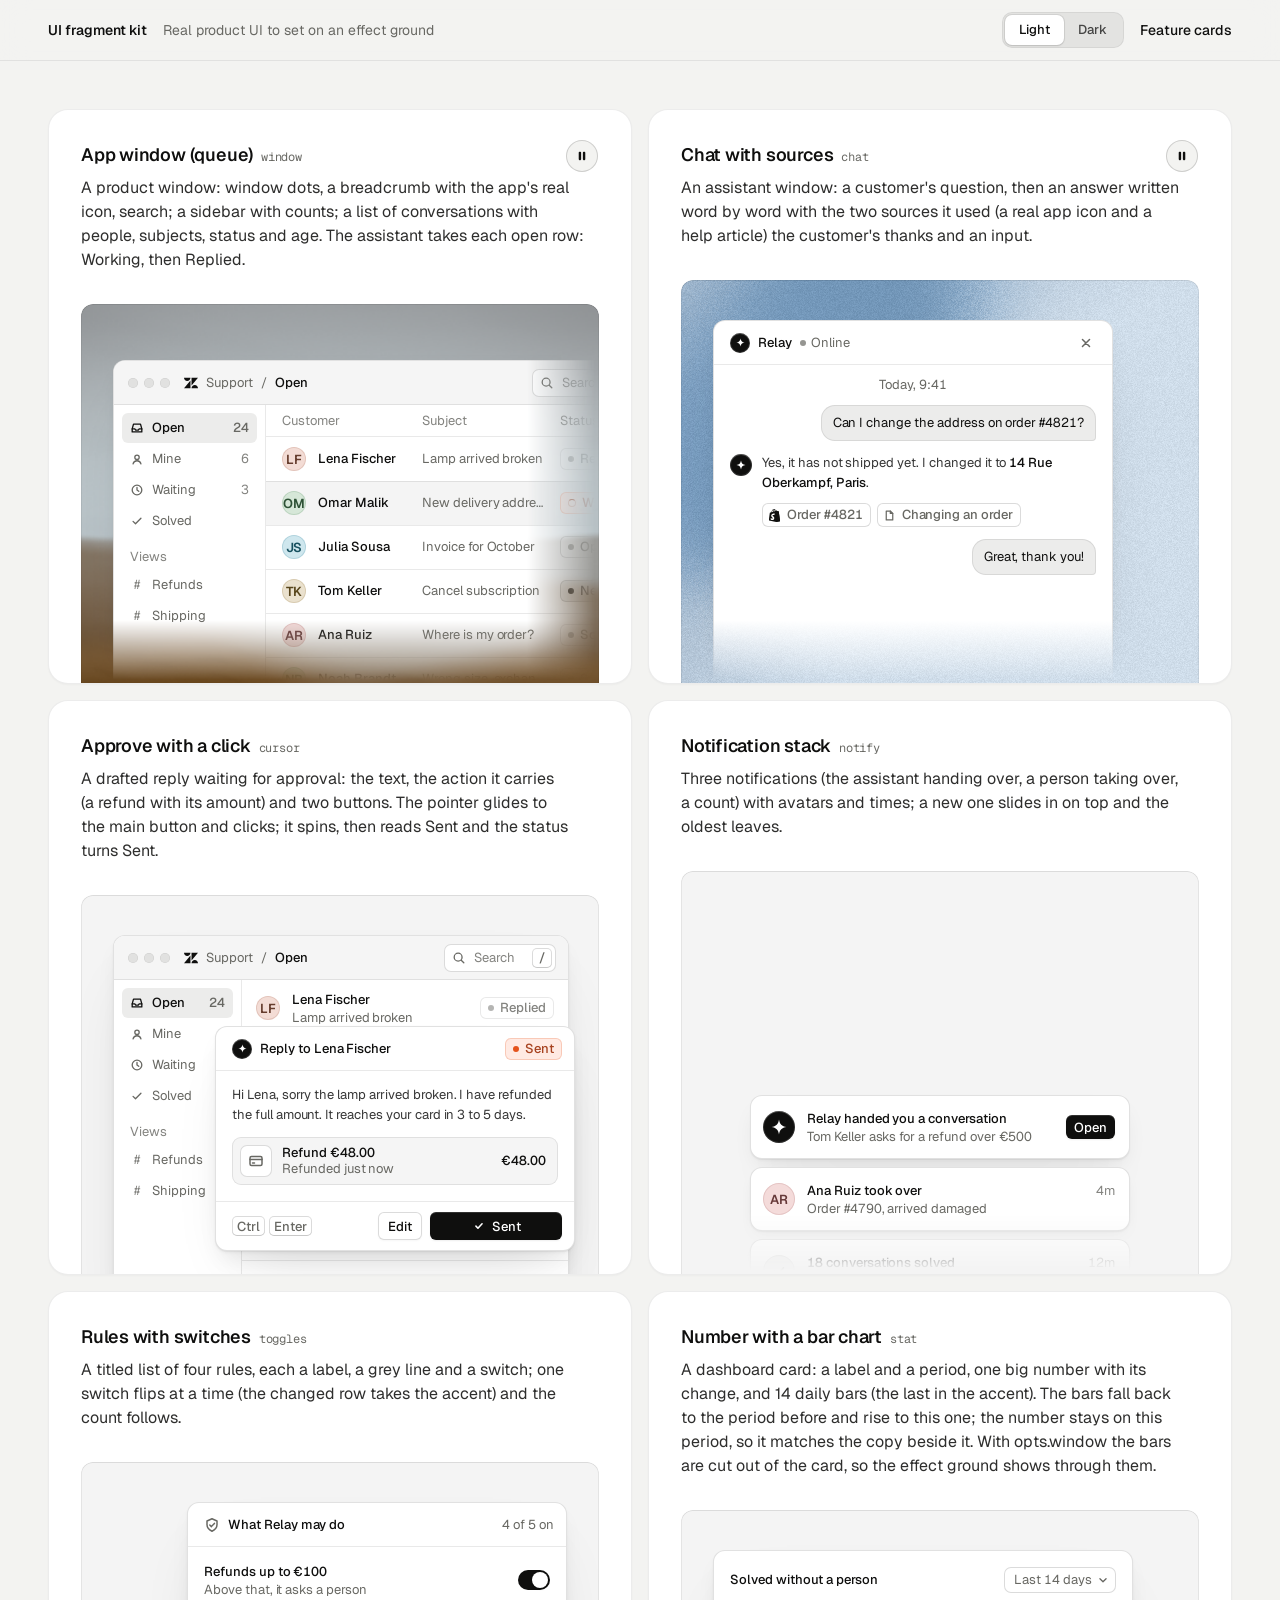
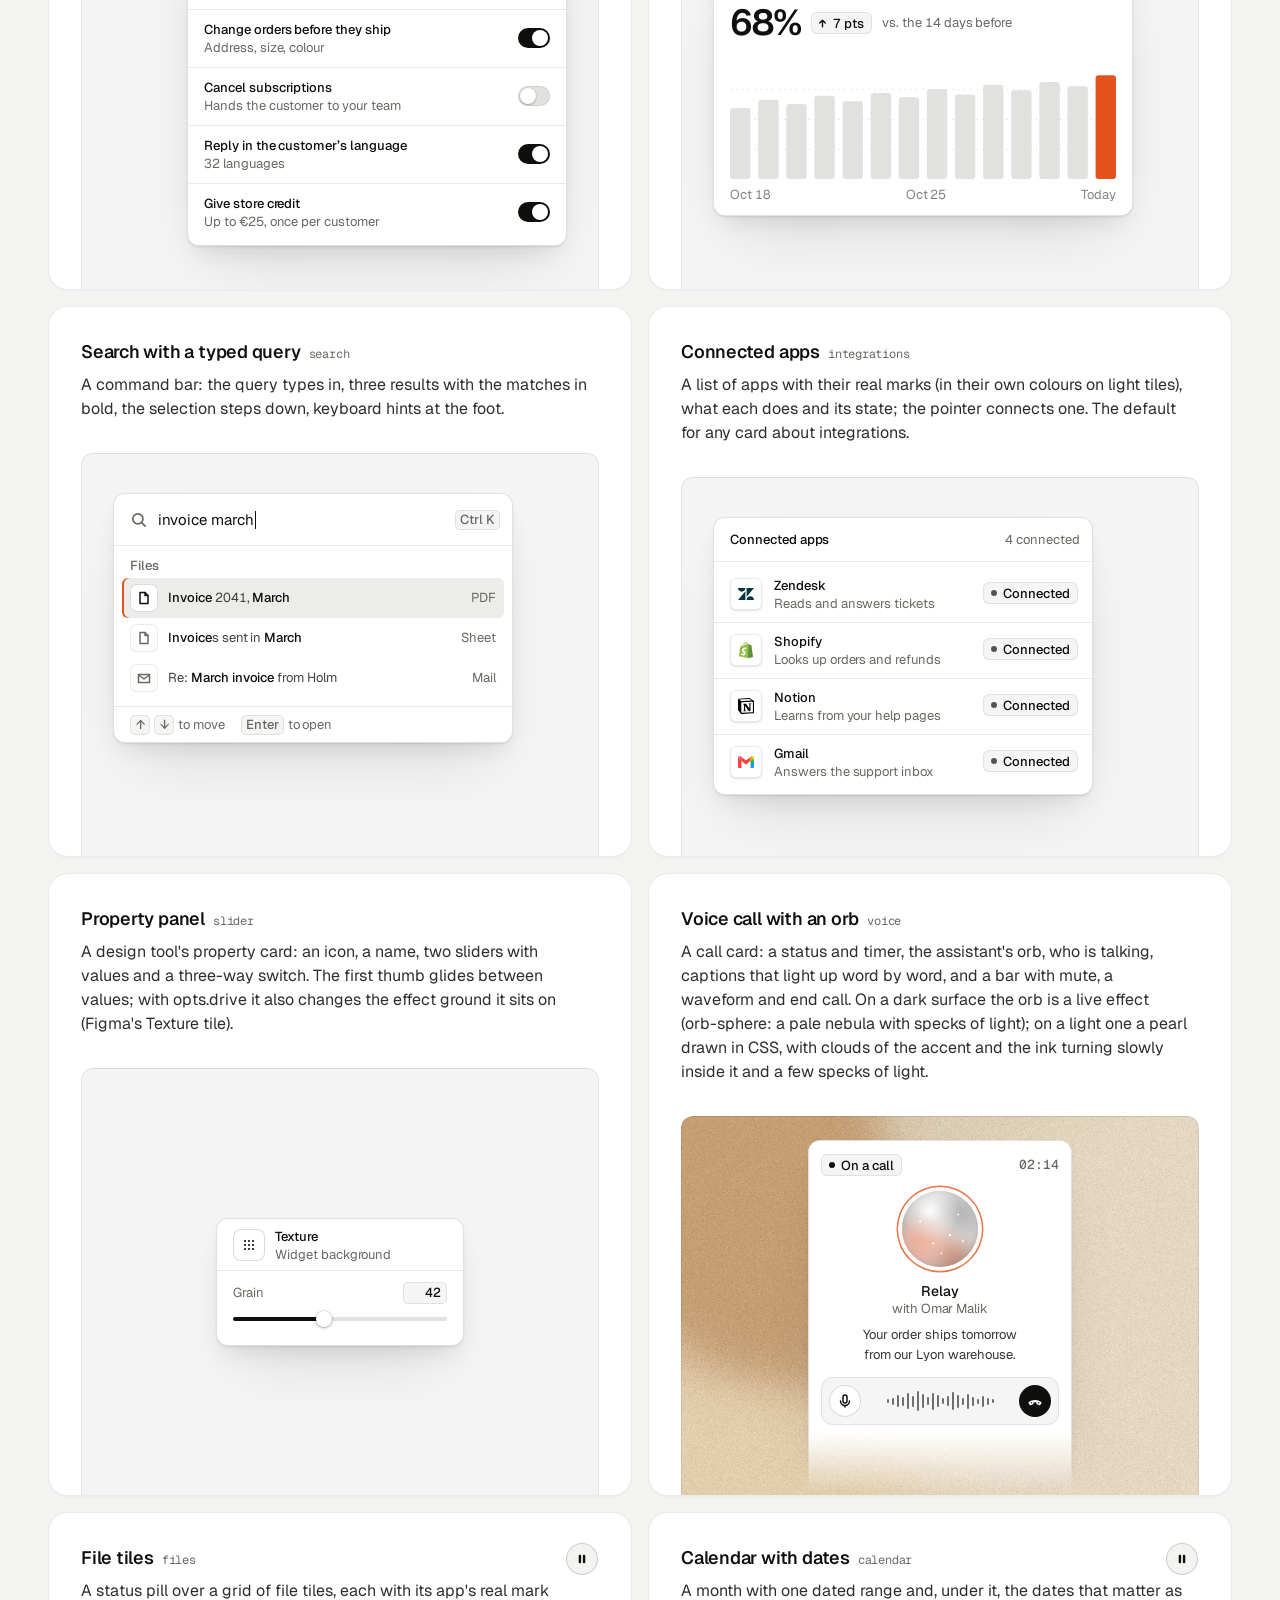
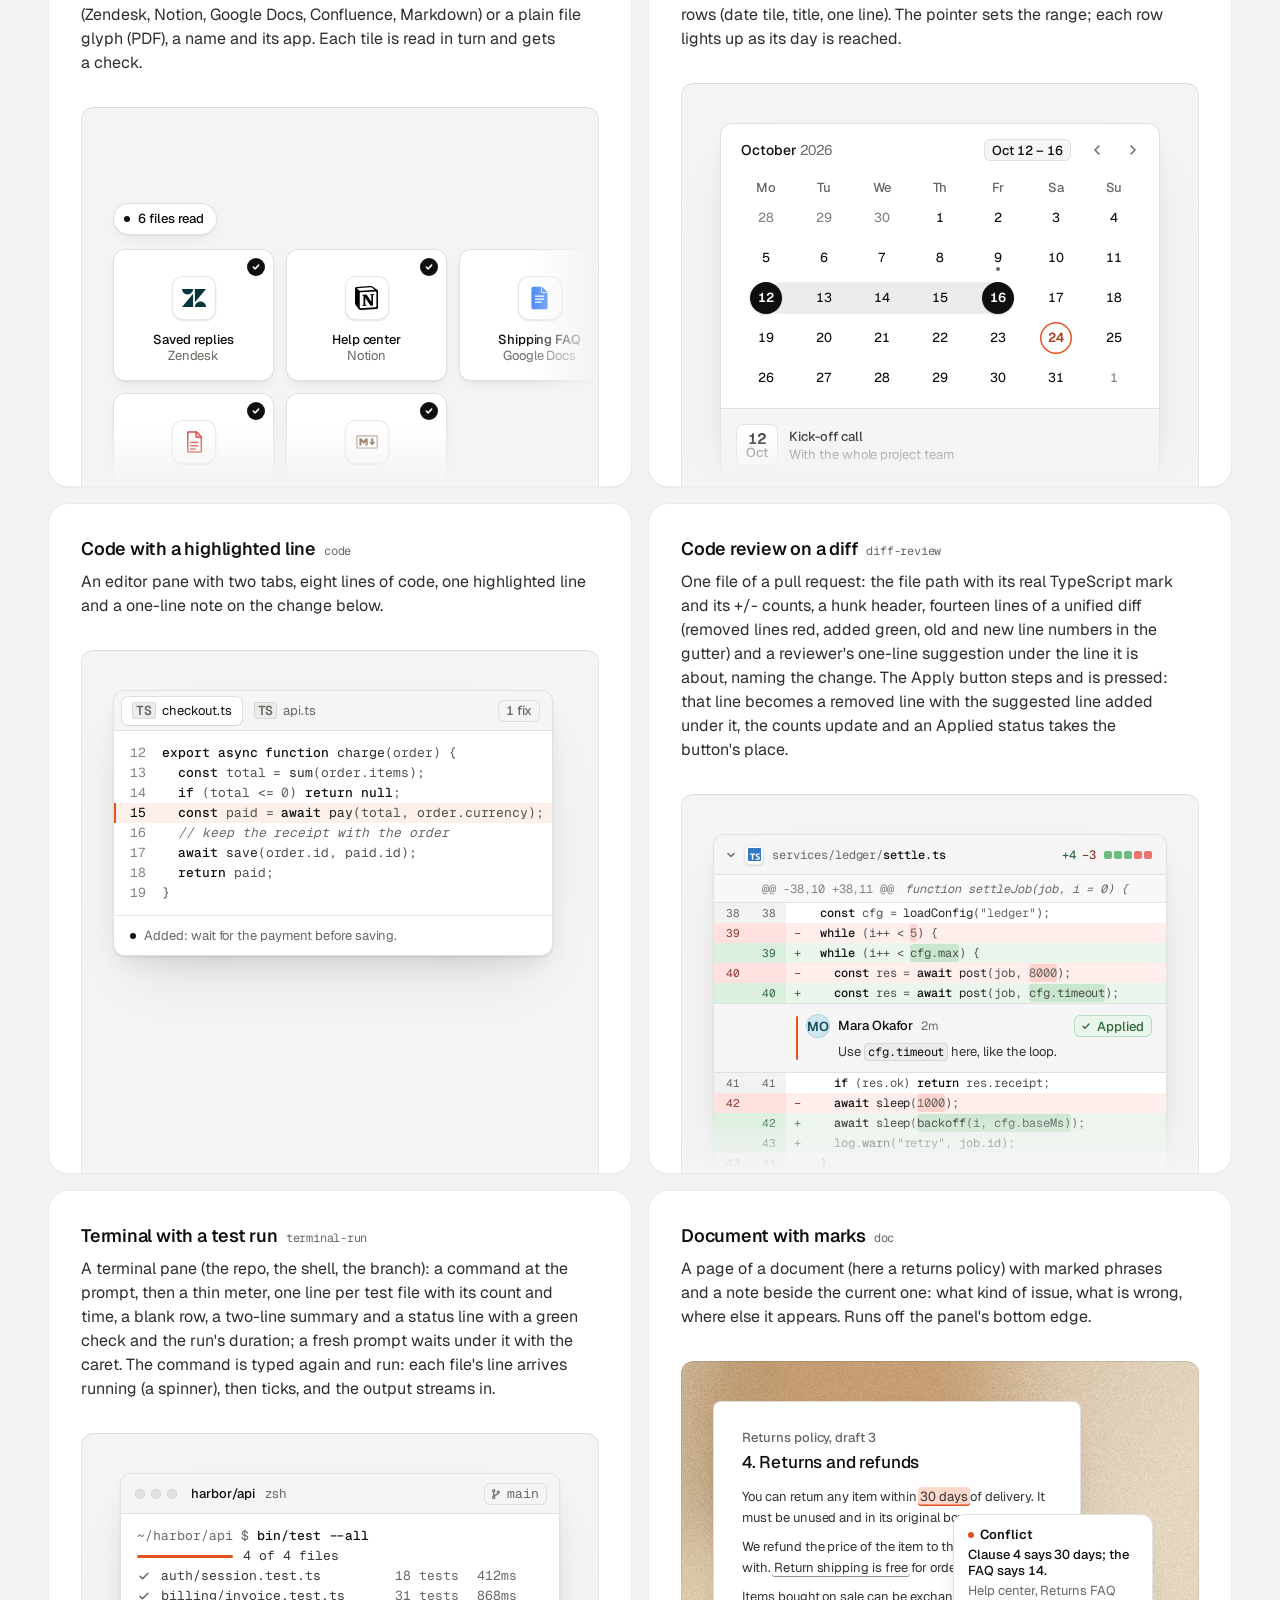
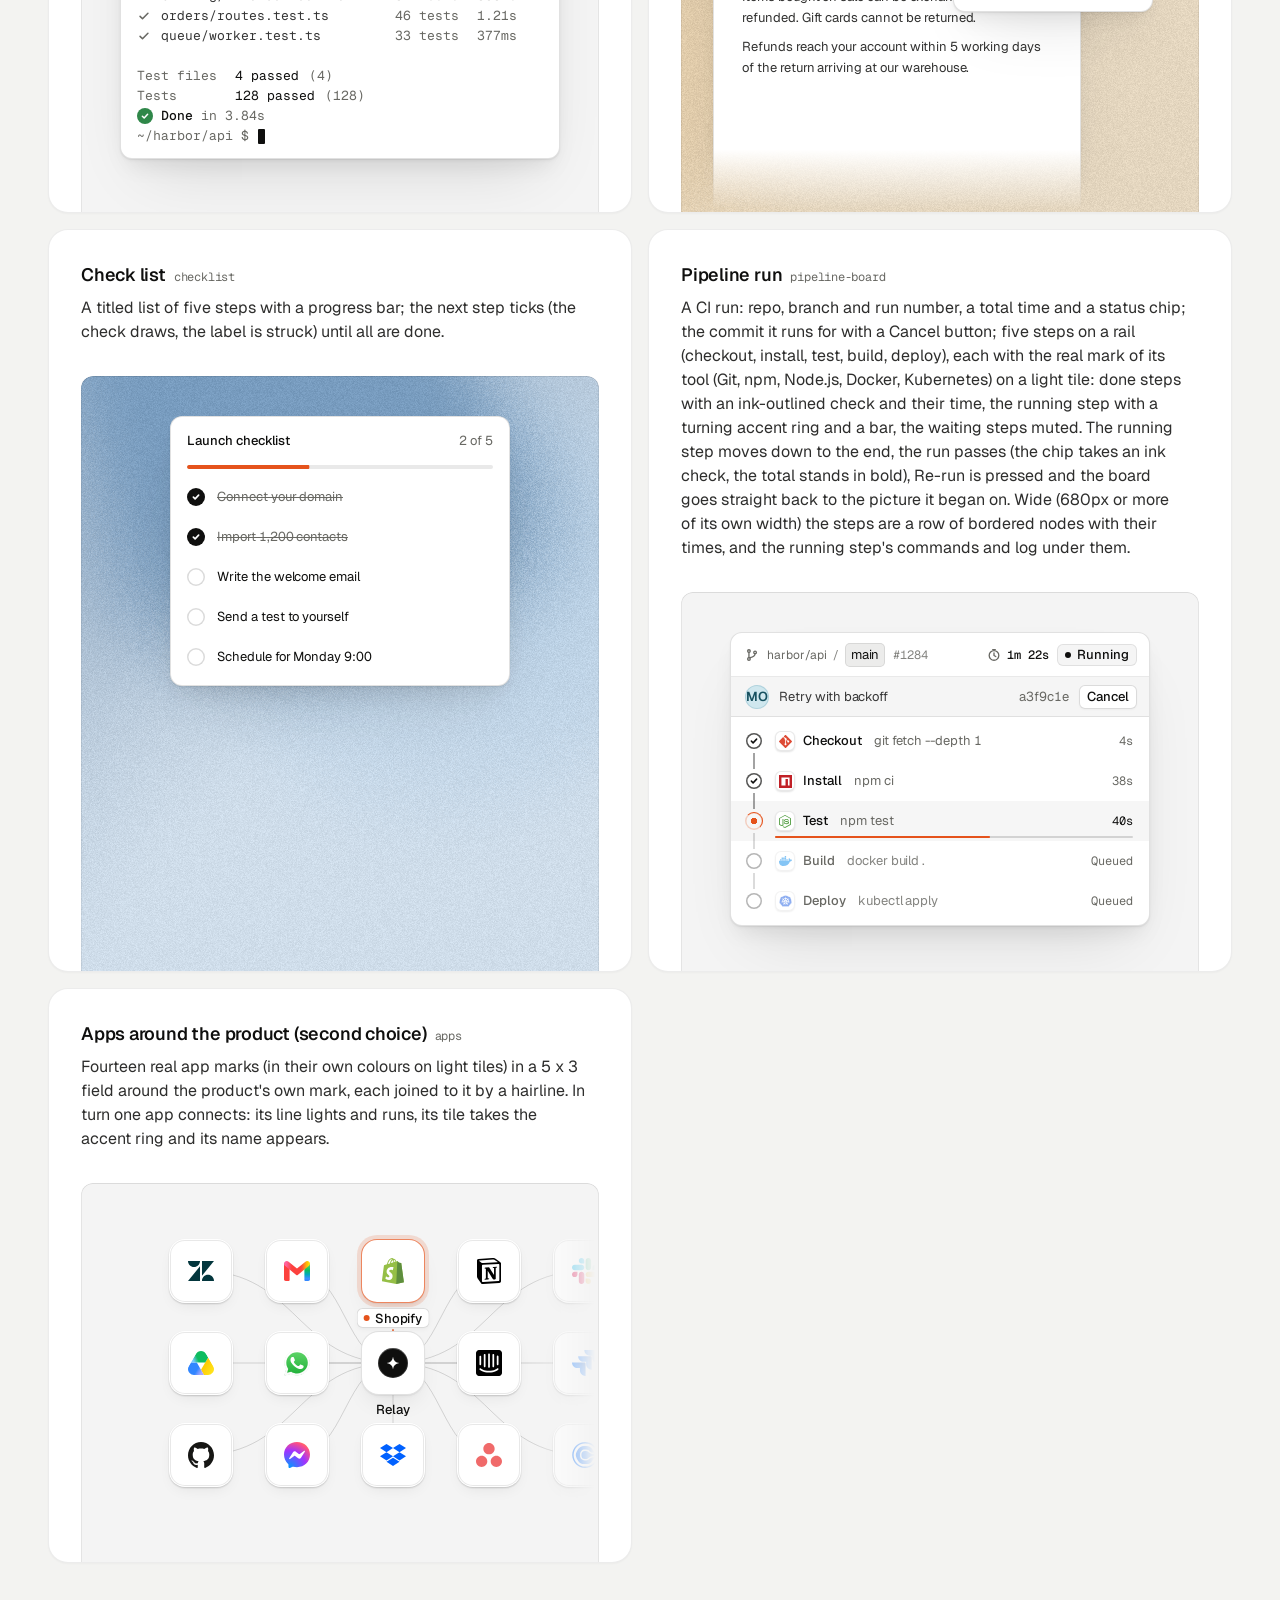
<file: landing-page/assets/ui/index.html>
<!doctype html>
<html lang="en" data-theme="light">
<head>
<script>window.__tpGlMax = 16;   /* a gallery shows many live effects at once; a page of a site keeps the default 4 (fx.js) */</script>
<meta charset="utf-8">
<meta name="viewport" content="width=device-width, initial-scale=1">
<title>UI fragment kit</title>
<meta name="description" content="Nineteen pieces of real product UI from the taste-skill kit, each on an effect ground in a feature card.">
<link rel="preconnect" href="https://fonts.googleapis.com">
<link rel="preconnect" href="https://fonts.gstatic.com" crossorigin>
<link href="https://fonts.googleapis.com/css2?family=Geist:wght@300..700&family=Geist+Mono:wght@400;500&display=swap" rel="stylesheet">
<link rel="stylesheet" href="base.css">
<link rel="stylesheet" href="cards.css">
<style>
  :root { --font-text: "Geist", system-ui, sans-serif; --font-display: "Geist", system-ui, sans-serif; --font-mono: "Geist Mono", ui-monospace, monospace; }
  [data-theme="light"] { --bg: #f3f3f1; --card: #ffffff; --ink: #0f0f0e; --muted: #686863; --accent: #e5531c; --accent-ink: #ffffff; --g-bg: #e9e8e4; --g-surface: #f6f5f2; --frag: #ffffff; --warm: #c9a679; }
  [data-theme="dark"] { --bg: #070708; --card: #151517; --ink: #f2f2ef; --muted: #8f9094; --accent: #ff7a3c; --accent-ink: #120c08; --g-bg: #0e0e10; --g-surface: #1b1c1f; --frag: #1c1d20; --warm: #9c9689; }
  * { box-sizing: border-box; }
  html, body { margin: 0; }
  body { font-family: var(--font-text); background: var(--bg); color: var(--ink); -webkit-font-smoothing: antialiased; }
  .panel { --fx-bg: var(--g-bg); --fx-surface: var(--g-surface); --fx-ink: var(--ink); --fx-muted: var(--muted); --fx-accent: var(--hue, var(--warm)); --fx-accent-ink: var(--accent-ink); --calm: var(--g-bg); --p-h: 380px; }
  .top { position: sticky; top: 0; z-index: 20; background: color-mix(in oklab, var(--bg) 86%, transparent); backdrop-filter: blur(14px); -webkit-backdrop-filter: blur(14px); border-bottom: 1px solid color-mix(in oklab, var(--ink) 8%, transparent); }
  .top__in { max-width: 1232px; margin: 0 auto; padding: 0 24px; height: 60px; display: flex; align-items: center; gap: 16px; font-size: 14px; line-height: 20px; }
  .top__in strong { font-weight: 560; }
  .top__in > span { color: var(--muted); }
  .sp { flex: 1; }
  .seg { display: inline-flex; padding: 3px; border-radius: 10px; background: color-mix(in oklab, var(--ink) 6%, var(--bg)); box-shadow: inset 0 0 0 1px color-mix(in oklab, var(--ink) 6%, transparent); }
  .seg button { font: inherit; font-size: 13px; font-weight: 500; border: 0; background: none; color: color-mix(in oklab, var(--ink) 72%, var(--bg)); height: 30px; padding: 0 14px; border-radius: 7px; cursor: pointer; }
  .seg button[aria-pressed="true"] { background: var(--card); color: var(--ink); box-shadow: 0 0 0 1px color-mix(in oklab, var(--ink) 8%, transparent), 0 1px 2px rgb(0 0 0 / .1); }
  .top__in a { color: var(--ink); text-decoration: none; font-weight: 500; }
  main { max-width: 1232px; margin: 0 auto; padding: 48px 24px 96px; }
  .grid { display: grid; grid-template-columns: repeat(2, minmax(0, 1fr)); gap: 16px; }
  .card > h3 code { font: 400 12px/16px var(--font-mono); color: var(--muted); margin-left: 8px; }
  @media (max-width: 860px) { .grid { grid-template-columns: minmax(0, 1fr); } }
  @media (max-width: 600px) { main { padding: 24px 16px 64px; } .top__in { padding: 0 16px; } .top__in > span { display: none; } .panel { --p-h: 340px; } }
</style>
</head>
<body>
<header class="top">
  <div class="top__in">
    <strong>UI fragment kit</strong><span>Real product UI to set on an effect ground</span>
    <span class="sp"></span>
    <div class="seg" role="group" aria-label="Theme"><button type="button" data-mode="light" aria-pressed="true">Light</button><button type="button" data-mode="dark" aria-pressed="false">Dark</button></div>
    <a href="cards.html">Feature cards</a>
  </div>
</header>
<main><div class="grid" id="grid"></div></main>

<script type="module">
  import fx from '../effects/fx.js';
  import ui from './ui.js';
  const index = await fetch('index.json').then(r => r.json());
  // where each one sits, as its meta.json says: anchored at a corner or rising from the bottom and cut by
  // the panel's edge, or whole with 24px or more of ground round it; a fade only where an edge cuts it.
  // Only the compact slider sits in the calm middle (Figma's Texture tile); the cursor dialog is shown
  // where it belongs, over the lower-right edge of a window. [class, fade, style, opts]
  const PLACE = {
    window: ['at-corner', 'stage--fade-br', '--ay:56px'],
    chat: ['at-rise to-edge', 'stage--fade-b'],
    cursor: ['at-over', '', '--bx:24px;--by:24px'],
    notify: ['at-rise fit', 'stage--fade-b', '--ay:calc(100% - 180px);--ay-sm:calc(100% - 180px);--fit-max:380px'],
    toggles: ['at-right', ''],
    stat: ['at-corner', ''],
    search: ['at-corner', ''],
    integrations: ['at-corner', ''],
    slider: ['at-center', '', '', '{"compact":true,"drive":{"param":"grain","min":0.15,"max":0.95}}'],
    voice: ['at-rise to-edge fit', 'stage--fade-b', '--ax:max(24px, 50% - 132px);--ay:24px;--fit-max:264px'],
    files: ['at-corner wide', 'stage--fade-br', '--w:680px;--ay:96px'],
    calendar: ['at-rise fit', 'stage--fade-b', '--fit-max:440px'],
    code: ['at-corner', ''],
    'diff-review': ['at-corner fit', 'stage--fade-b', '--fit-max:480px'],
    'terminal-run': ['at-rise fit', '', '--fit-max:440px'],
    'pipeline-board': ['at-rise fit', '', '--fit-max:420px'],
    doc: ['at-corner to-edge', 'stage--fade-b'],
    checklist: ['at-rise fit', '', '--fit-max:340px'],
    apps: ['at-corner wide', 'stage--fade-br', '--w:560px;--ay:48px'],
  };
  // grounds behind UI are soft lit fields (never a line or dot pattern), on both themes: the bright
  // picture behind dark UI on the dark page, a clear step darker than white UI on the light page
  // the painting stays abstract (a mist over warm sand, level, fully soft) and shows once on the page
  const PAINT = ['painterly-landscape', { blur: 1, brush: 0.35, slope: 0, hillY: 0.3, horizon: 0.62, calm: 0.2, calmX: 0.6, calmY: 0.8, drift: 0, side: 1 }, '{"bg":"#a3b0b6","accent":"#c49a6c"}'];
  const GRAIN = ['grain-gradient', { speed: 0, grainMotion: 0, calm: 0.2, calmX: 0.5, calmY: 0.6, tint: 0.6, contrast: 0.6 }, '{"bg":"#d9ccb7","surface":"#e9e0d2","ink":"#2a2622","muted":"#6f675c","accent":"#a8794a"}'];
  const SKY = [GRAIN[0], GRAIN[1], '{"bg":"#c6d3df","surface":"#d6e0e9","ink":"#25303a","muted":"#5d6873","accent":"#3f6a92"}'];
  const SAGE = [GRAIN[0], GRAIN[1], '{"bg":"#cdd6c6","surface":"#dce3d6","ink":"#262d24","muted":"#5f6a5a","accent":"#6c8e63"}'];
  const GROUND = (m, i) => (m.name === 'slider' ? GRAIN : i === 0 ? PAINT : [GRAIN, SKY, SAGE][i % 3]);
  const q = new URLSearchParams(location.search);
  const grid = document.getElementById('grid');
  grid.innerHTML = index.fragments.map((m, i) => {
    const [at, fade, extra = '', opts = ''] = PLACE[m.name] || ['at-corner', 'stage--fade-br'];
    const [id, params, pal] = GROUND(m, i);
    const w = at === 'at-center' ? '' : ` style="--ax:32px;--ay:40px;${extra}"`;
    const o = opts ? ` data-ui-opts='${opts}'` : '';
    // the cursor is a dialog over a window's edge: the window under it holds still
    const under = m.name === 'cursor' ? `<div class="at-corner" style="--ax:32px;--ay:40px" data-ui-load="window" data-ui-opts='{"compact":true}' data-ui-still></div>` : '';
    return `<article class="card card--row"><h3>${m.title}<code>${m.name}</code></h3><p>${m.shows}</p>
      <div class="panel" data-fx="${id}" data-fx-seed="${(i + 1) * 17}" data-fx-params='${JSON.stringify(params)}' data-fx-palette='${pal}' style="--calm-k:0%">
        <div class="stage ${fade}">${under}<div class="${at}"${w}${o} data-ui-load="${m.name}"></div></div></div></article>`;
  }).join('');
  function setMode(mode) {
    document.documentElement.dataset.theme = mode;
    document.querySelectorAll('.seg button').forEach(b => b.setAttribute('aria-pressed', String(b.dataset.mode === mode)));
  }
  setMode(q.get('mode') === 'dark' ? 'dark' : 'light');
  if (q.has('t')) fx.setClock(+q.get('t'));
  // each ground is drawn once near the screen and kept as a picture (its WebGL context freed), so nineteen
  // panels need one or two contexts, not nineteen
  await Promise.all([ui.loadAll(grid), ui.grounds(grid, fx)]);
  document.documentElement.dataset.ready = '1';
  document.querySelectorAll('.seg button').forEach(b => b.addEventListener('click', async () => {
    setMode(b.dataset.mode);
    for (const el of grid.querySelectorAll('[data-ui]')) el.__ui?.repaint?.();
    await ui.grounds(grid, fx);
  }));
</script>
</body>
</html>
</file>
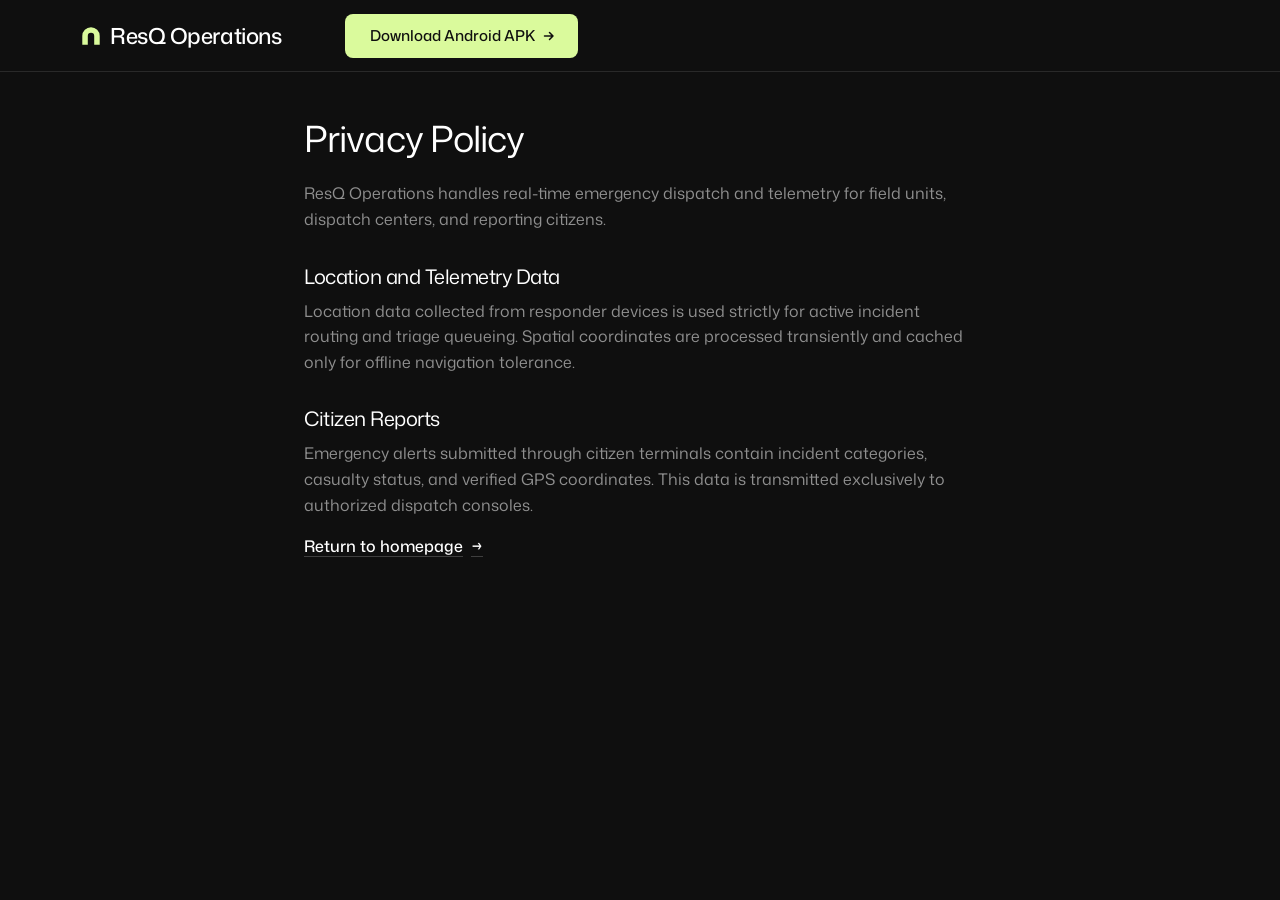
<file: landing-page/privacy.html>
<!doctype html>
<html lang="en" data-type="software" data-radius="soft" data-ground="sand" data-buttons="arrow" data-motion>
<head>
<meta charset="utf-8">
<meta name="viewport" content="width=device-width, initial-scale=1, viewport-fit=cover">
<title>ResQ Operations: privacy policy</title>
<meta name="description" content="Privacy policy for ResQ Operations emergency route and fleet management.">
<link rel="preconnect" href="https://fonts.googleapis.com">
<link rel="preconnect" href="https://fonts.gstatic.com" crossorigin>
<link href="https://fonts.googleapis.com/css2?family=Mona+Sans:wdth,wght@75..125,400..600&family=Geist+Mono:wght@400..500&display=swap" rel="stylesheet">
<link rel="stylesheet" href="assets/system.css">
<link rel="stylesheet" href="assets/layout/layout.css">
<style>
:root {
  --p-bg: #0f0f0f; --p-surface: #1a1a1a; --p-ink: #ffffff; --p-muted: #8f8f8f;
  --p-accent: #dafa9c; --p-accent-ink: #0f0f0f; --p-action: #dafa9c; --p-action-ink: #0f0f0f;
  --p-inv-bg: #ffffff; --p-inv-surface: #ececec; --p-inv-ink: #0f0f0f; --p-inv-muted: #5f5f5f;
  --font-display: "Mona Sans", system-ui, sans-serif;
  --font-text: "Mona Sans", system-ui, sans-serif;
  --font-mono: "Geist Mono", ui-monospace, monospace;
}
.inner-page { max-width: 720px; margin: 0 auto; padding: 120px 24px 80px; }
.inner-page h1 { font-size: 36px; margin-bottom: 24px; }
.inner-page h2 { font-size: 20px; margin-top: 32px; margin-bottom: 12px; color: var(--p-ink); }
.inner-page p { color: var(--p-muted); line-height: 1.6; margin-bottom: 16px; }
</style>
</head>
<body>
<header class="nav">
  <div class="wrap nav__bar">
    <a class="nav__logo" href="./#top"><span class="mark" data-mark="arc" aria-hidden="true"></span>ResQ Operations</a>
    <div class="nav__actions">
      <a class="btn btn--primary" href="app-release.apk" download="app-release.apk">Download Android APK</a>
    </div>
  </div>
</header>
<main class="inner-page">
  <h1>Privacy Policy</h1>
  <p>ResQ Operations handles real-time emergency dispatch and telemetry for field units, dispatch centers, and reporting citizens.</p>
  <h2>Location and Telemetry Data</h2>
  <p>Location data collected from responder devices is used strictly for active incident routing and triage queueing. Spatial coordinates are processed transiently and cached only for offline navigation tolerance.</p>
  <h2>Citizen Reports</h2>
  <p>Emergency alerts submitted through citizen terminals contain incident categories, casualty status, and verified GPS coordinates. This data is transmitted exclusively to authorized dispatch consoles.</p>
  <p><a href="./#top" class="link">Return to homepage</a></p>
</main>
</body>
</html>
</file>
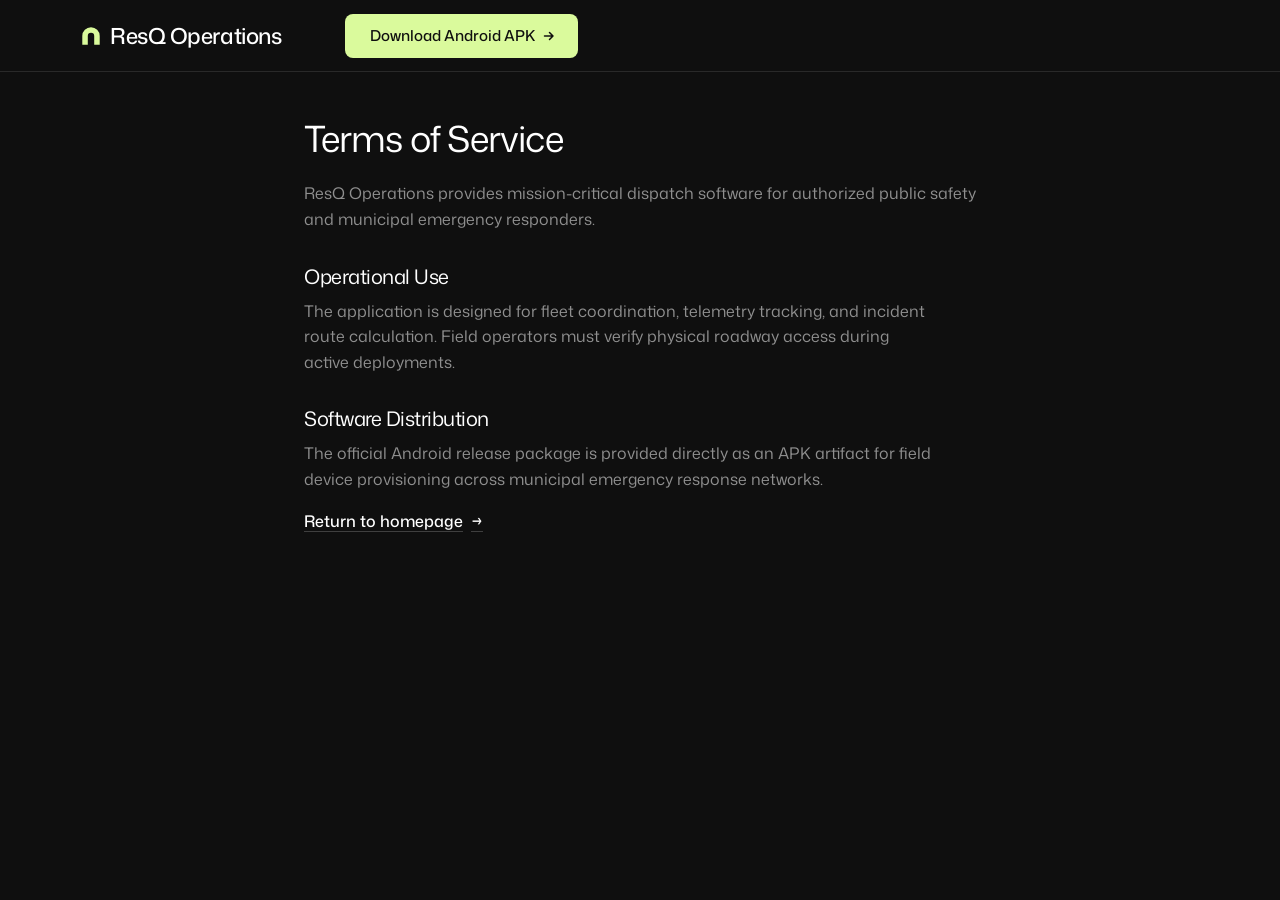
<file: landing-page/terms.html>
<!doctype html>
<html lang="en" data-type="software" data-radius="soft" data-ground="sand" data-buttons="arrow" data-motion>
<head>
<meta charset="utf-8">
<meta name="viewport" content="width=device-width, initial-scale=1, viewport-fit=cover">
<title>ResQ Operations: terms of service</title>
<meta name="description" content="Terms of service for ResQ Operations emergency route and fleet management.">
<link rel="preconnect" href="https://fonts.googleapis.com">
<link rel="preconnect" href="https://fonts.gstatic.com" crossorigin>
<link href="https://fonts.googleapis.com/css2?family=Mona+Sans:wdth,wght@75..125,400..600&family=Geist+Mono:wght@400..500&display=swap" rel="stylesheet">
<link rel="stylesheet" href="assets/system.css">
<link rel="stylesheet" href="assets/layout/layout.css">
<style>
:root {
  --p-bg: #0f0f0f; --p-surface: #1a1a1a; --p-ink: #ffffff; --p-muted: #8f8f8f;
  --p-accent: #dafa9c; --p-accent-ink: #0f0f0f; --p-action: #dafa9c; --p-action-ink: #0f0f0f;
  --p-inv-bg: #ffffff; --p-inv-surface: #ececec; --p-inv-ink: #0f0f0f; --p-inv-muted: #5f5f5f;
  --font-display: "Mona Sans", system-ui, sans-serif;
  --font-text: "Mona Sans", system-ui, sans-serif;
  --font-mono: "Geist Mono", ui-monospace, monospace;
}
.inner-page { max-width: 720px; margin: 0 auto; padding: 120px 24px 80px; }
.inner-page h1 { font-size: 36px; margin-bottom: 24px; }
.inner-page h2 { font-size: 20px; margin-top: 32px; margin-bottom: 12px; color: var(--p-ink); }
.inner-page p { color: var(--p-muted); line-height: 1.6; margin-bottom: 16px; }
</style>
</head>
<body>
<header class="nav">
  <div class="wrap nav__bar">
    <a class="nav__logo" href="./#top"><span class="mark" data-mark="arc" aria-hidden="true"></span>ResQ Operations</a>
    <div class="nav__actions">
      <a class="btn btn--primary" href="app-release.apk" download="app-release.apk">Download Android APK</a>
    </div>
  </div>
</header>
<main class="inner-page">
  <h1>Terms of Service</h1>
  <p>ResQ Operations provides mission-critical dispatch software for authorized public safety and municipal emergency responders.</p>
  <h2>Operational Use</h2>
  <p>The application is designed for fleet coordination, telemetry tracking, and incident route calculation. Field operators must verify physical roadway access during active deployments.</p>
  <h2>Software Distribution</h2>
  <p>The official Android release package is provided directly as an APK artifact for field device provisioning across municipal emergency response networks.</p>
  <p><a href="./#top" class="link">Return to homepage</a></p>
</main>
</body>
</html>
</file>
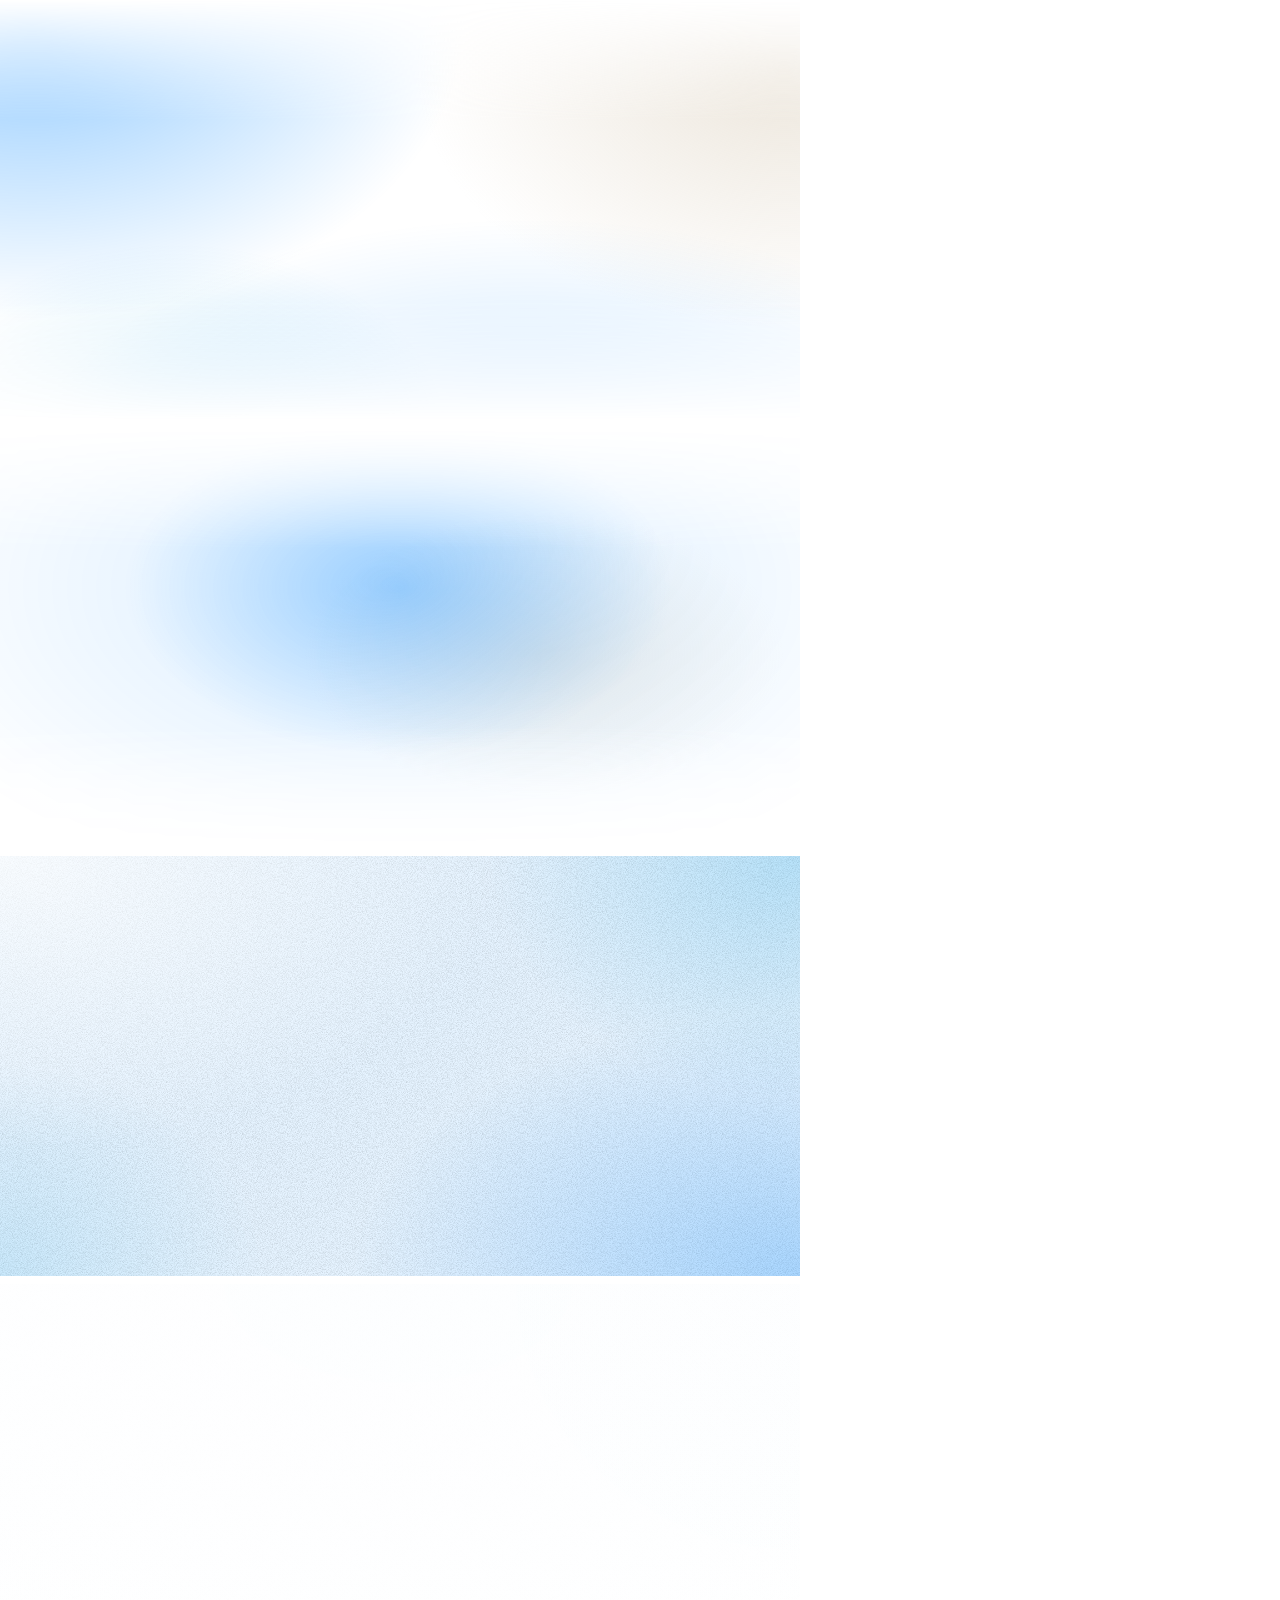
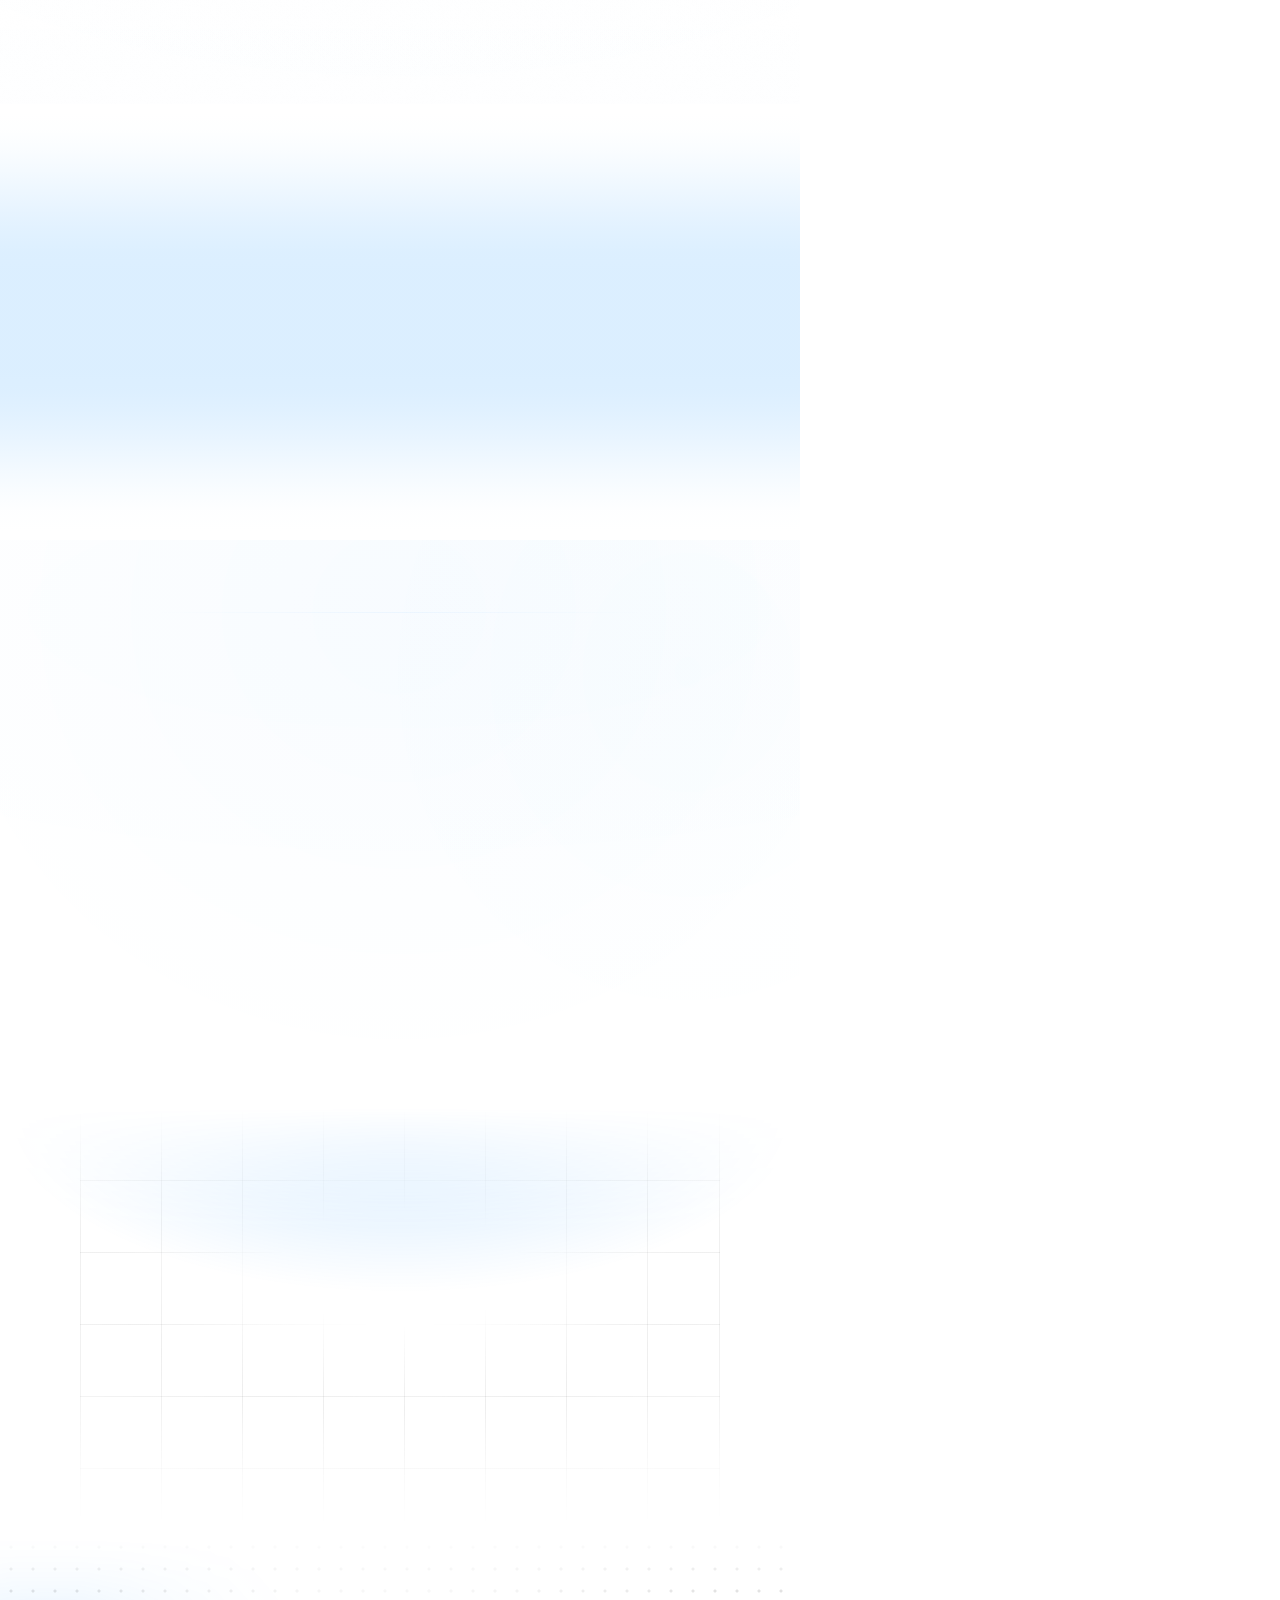
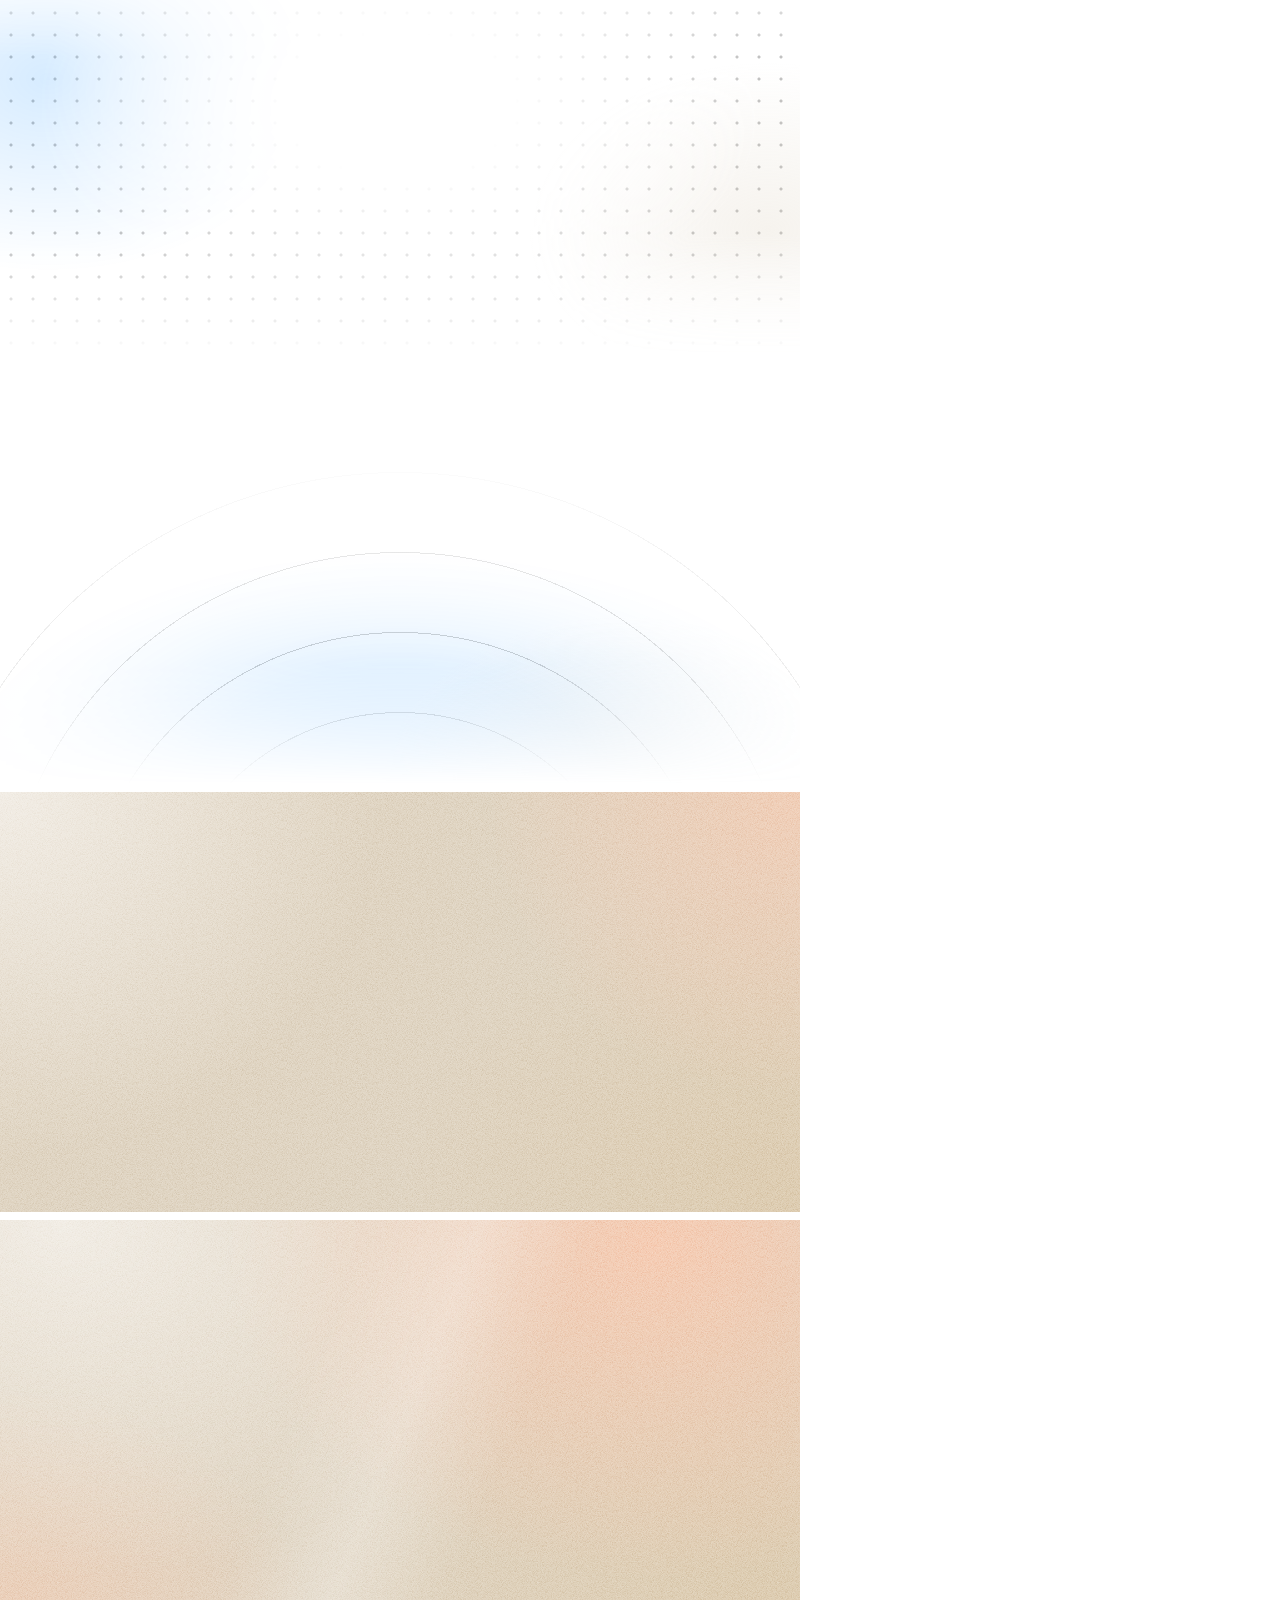
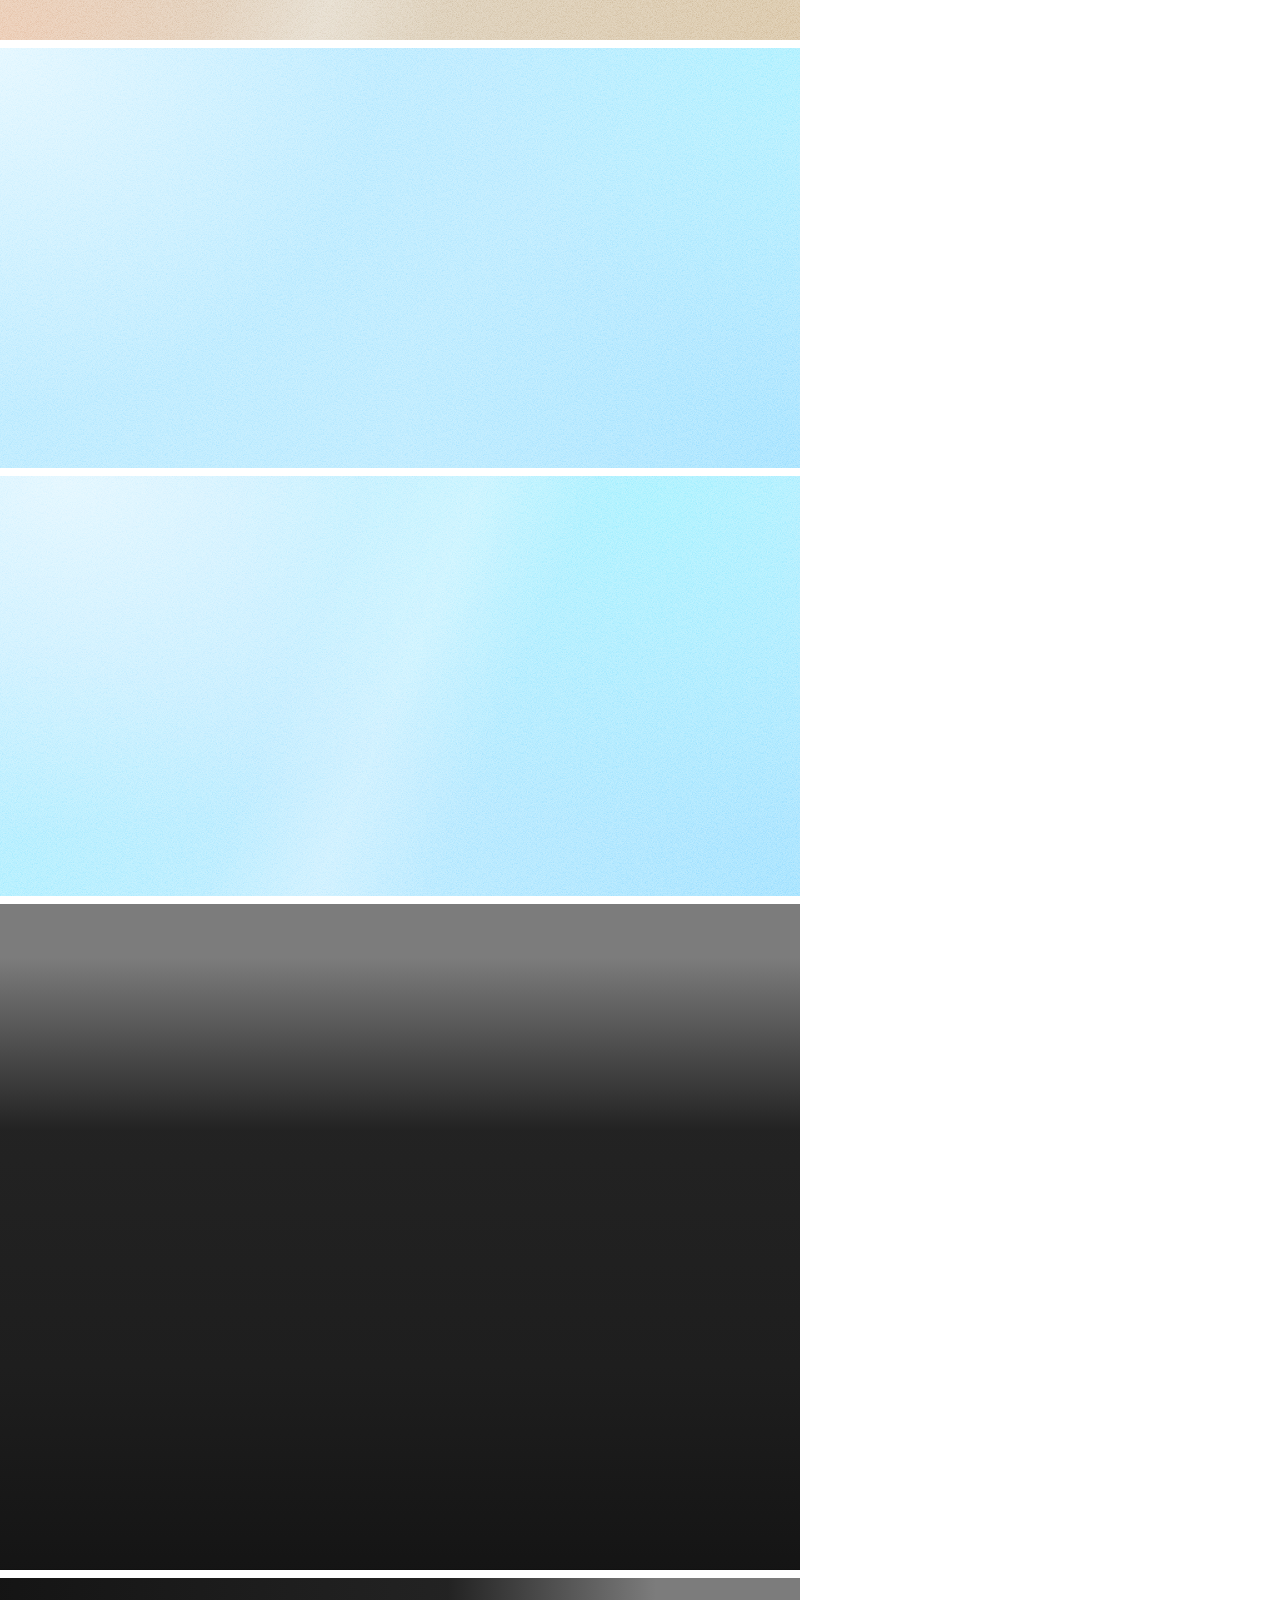
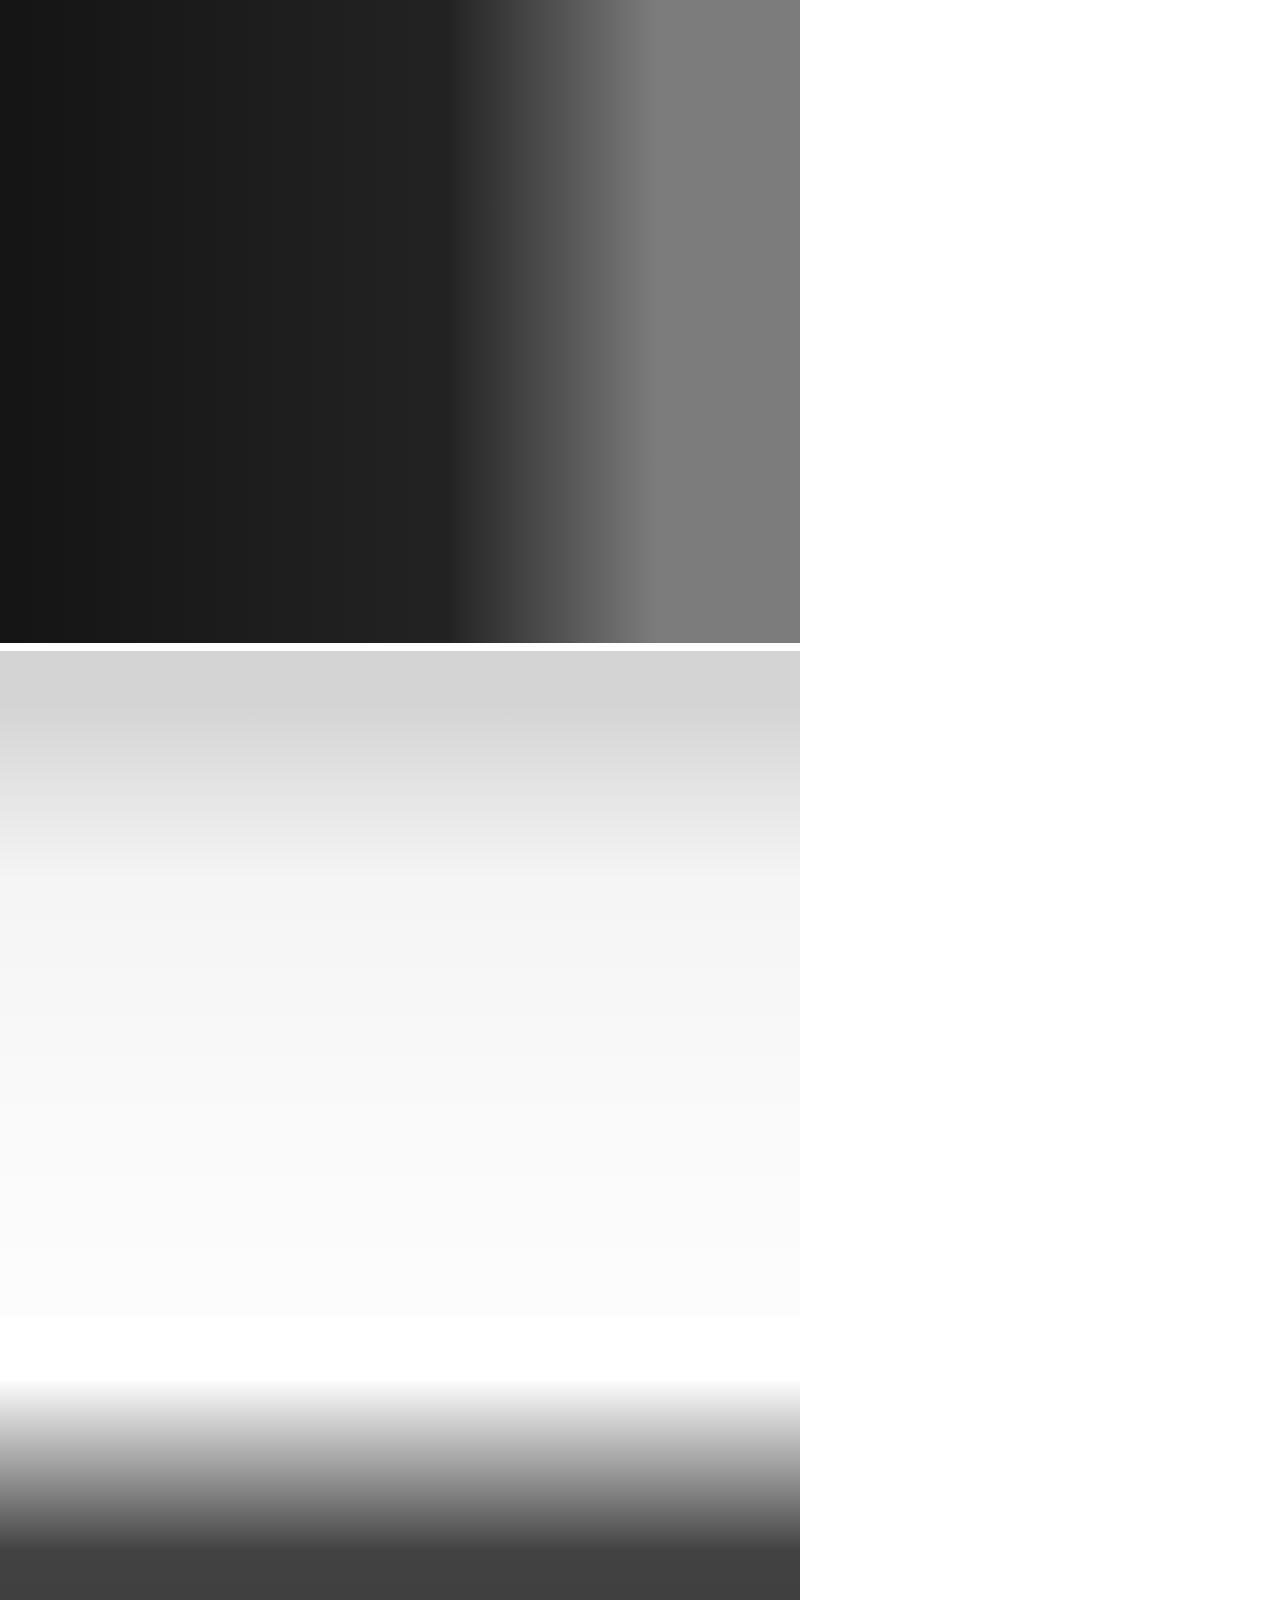
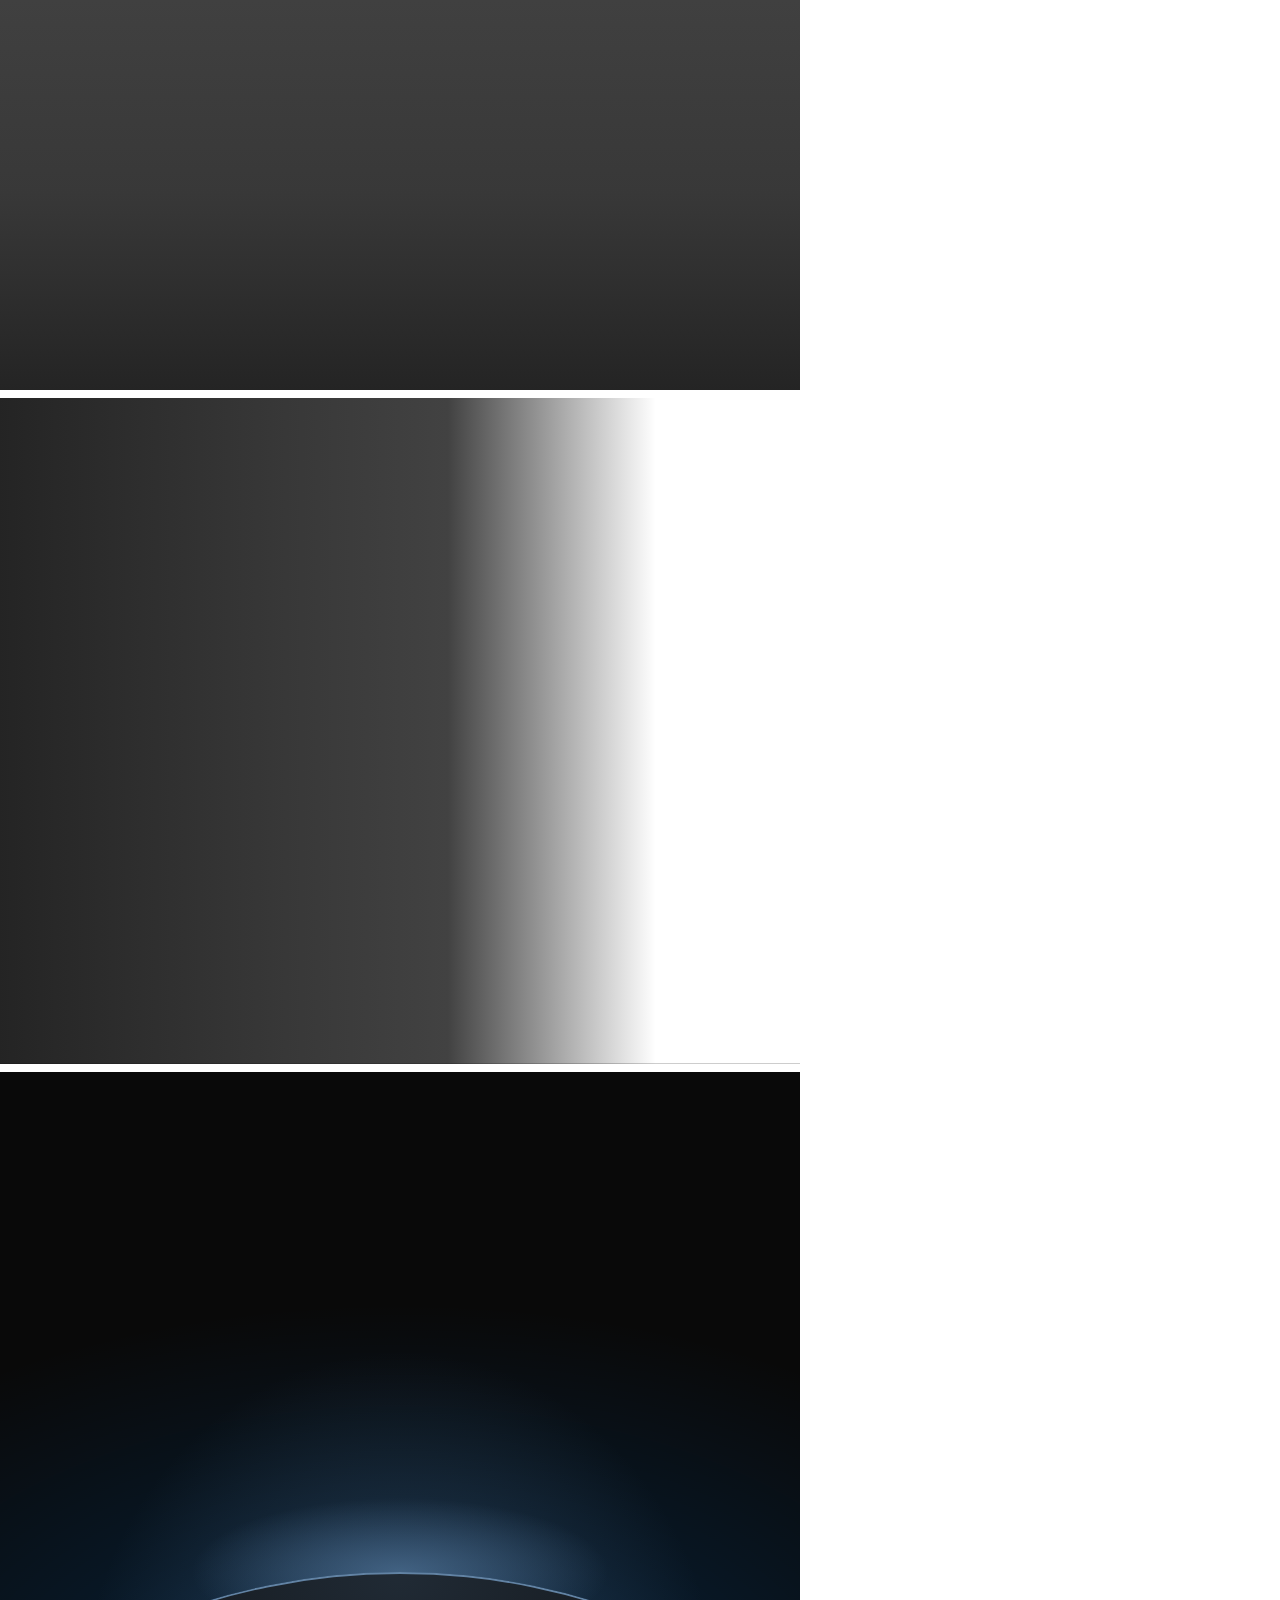
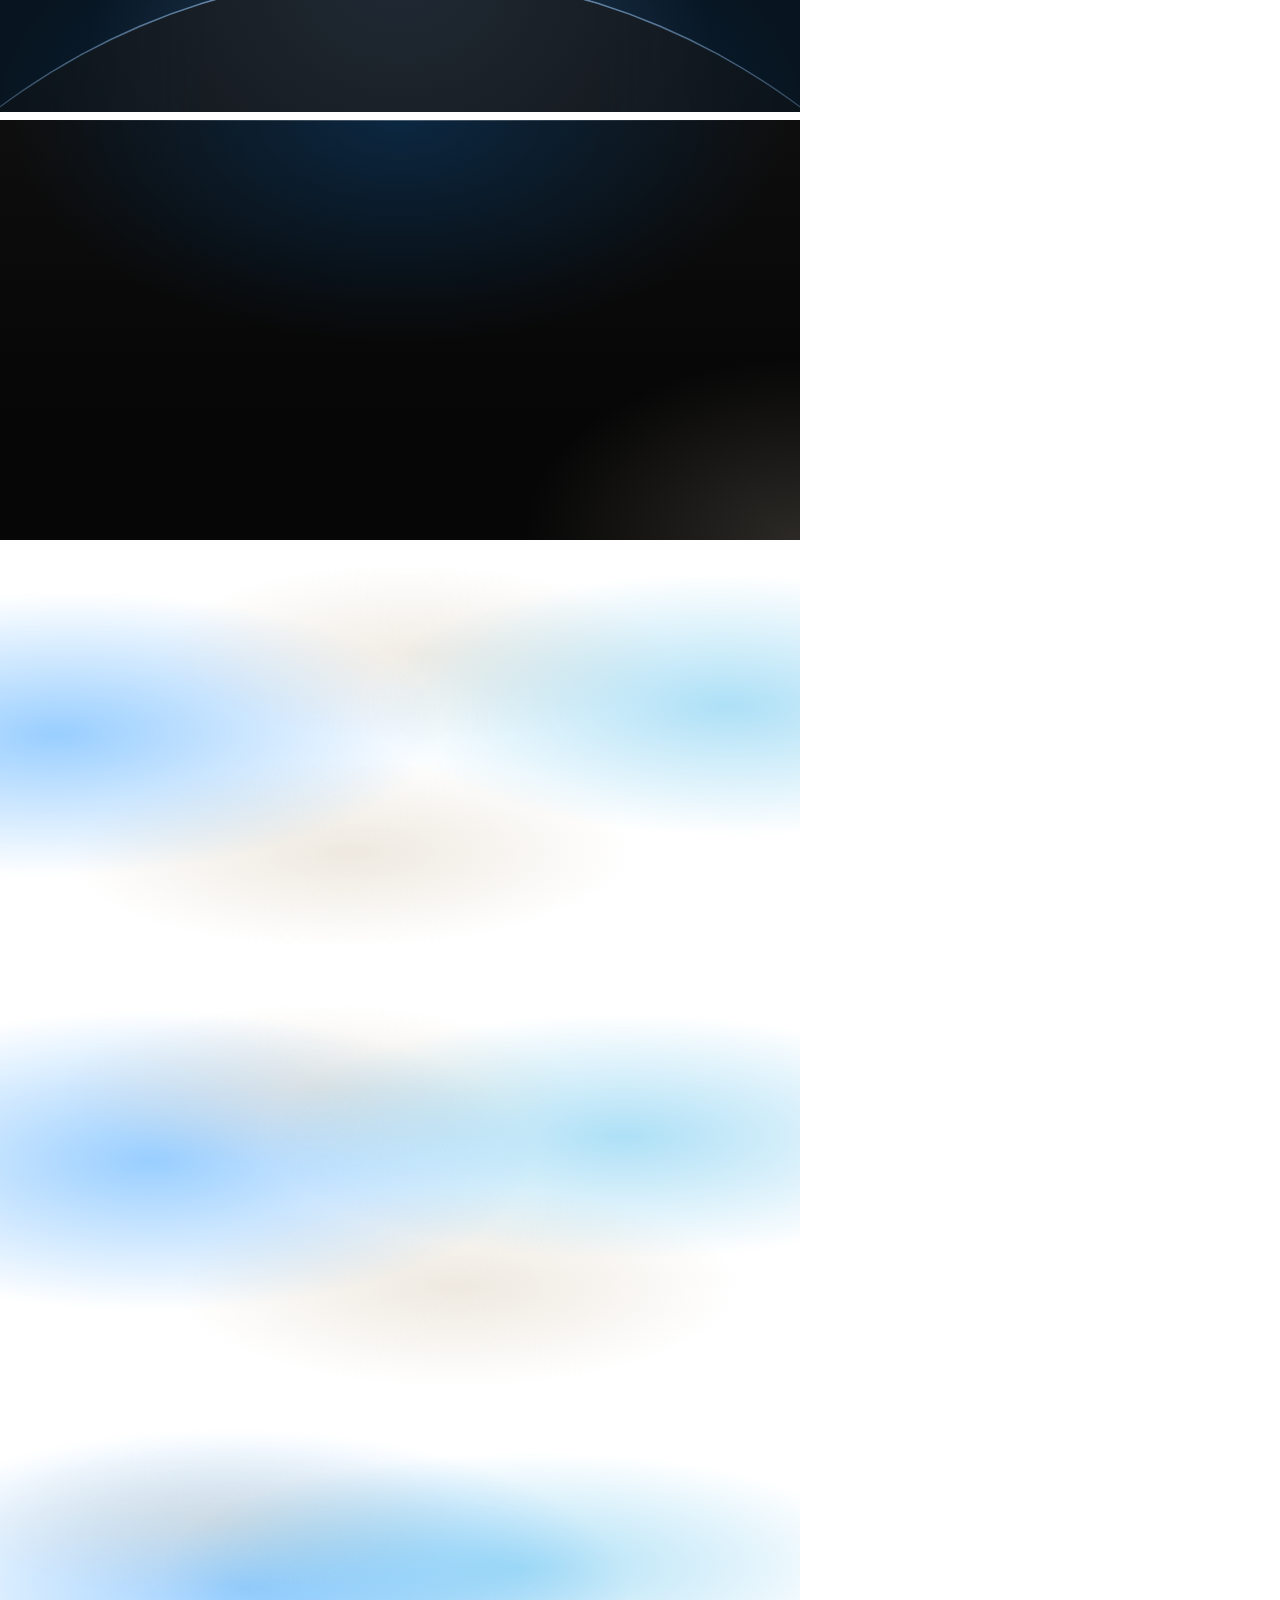
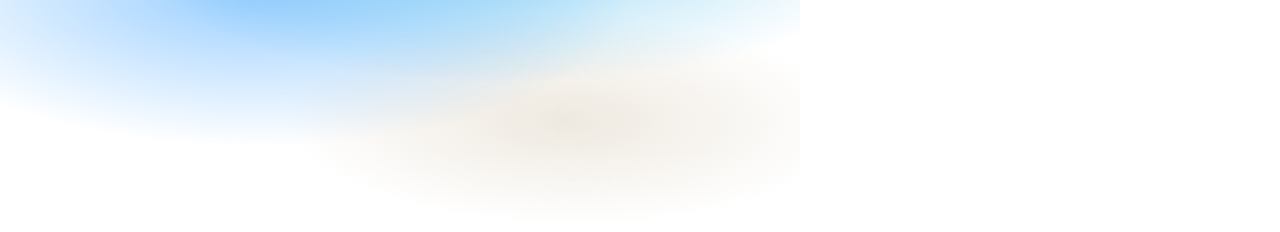
<file: landing-page/assets/backgrounds/check.html>
<!doctype html>
<html lang="en" data-ground="sand">
<head>
<meta charset="utf-8">
<title>Backgrounds contrast check</title>
<!-- Every ground in a 800px box, for check.mjs: it sets a palette, screenshots the boxes and measures
     the ink and muted contrast on every pixel of each ground's text zone (index.json). The photograph
     grounds sit on a flat grey picture: #7c7c7c for the dark scrim, #d4d4d4 for the light one; and the worst case of the dark scrim: a white
     picture (white words on it). The light scrim is for pale photographs only. -->
<link rel="stylesheet" href="../system.css">
<link rel="stylesheet" href="backgrounds.css">
<style>body { margin: 0; width: 800px; } .box { width: 800px; margin: 0 0 8px; padding: 24px; font-size: 20px; } .pi, .pm { visibility: hidden; } .pi { color: var(--ink); } .pm { color: var(--muted); }  /* the liquid blobs held at the start, the middle and the end of their drift (the keyframes in backgrounds.css), so the text zone is measured where they stand under it */
  .at-start::before { animation: none; transform: translate3d(-7%, 0, 0) skewX(-7deg) scaleY(.94); } .at-start::after { animation: none; transform: translate3d(8%, 0, 0) skewX(6deg) scaleY(1.04); }
  .at-mid::before { animation: none; transform: translate3d(.5%, 0, 0) skewX(-.5deg) scaleY(.995); } .at-mid::after { animation: none; transform: translate3d(-.5%, 0, 0) scaleY(.98); }
  .at-end::before { animation: none; transform: translate3d(8%, 0, 0) skewX(6deg) scaleY(1.05); } .at-end::after { animation: none; transform: translate3d(-9%, 0, 0) skewX(-6deg) scaleY(.92); }
</style>
<script src="backgrounds.js" defer></script>
</head>
<body>
<div class="bg-mist box" data-g="mist" style="height:420px"><span class="pi">Ink</span> <span class="pm">Muted</span></div>
<div class="bg-halo box" data-g="halo" style="height:420px"><span class="pi">Ink</span> <span class="pm">Muted</span></div>
<div class="bg-grain box" data-g="grain" style="height:420px"><span class="pi">Ink</span> <span class="pm">Muted</span></div>
<div class="bg-paper box" data-g="paper" style="height:420px"><span class="pi">Ink</span> <span class="pm">Muted</span></div>
<div class="bg-dusk box" data-g="dusk" style="height:420px"><span class="pi">Ink</span> <span class="pm">Muted</span></div>
<div class="bg-topglow box" data-g="topglow" style="height:560px"><span class="pi">Ink</span> <span class="pm">Muted</span></div>
<div class="bg-ruled box" data-g="ruled" style="height:420px"><span class="pi">Ink</span> <span class="pm">Muted</span></div>
<div class="bg-dots box" data-g="dots" style="height:420px"><span class="pi">Ink</span> <span class="pm">Muted</span></div>
<div class="bg-arcs box" data-g="arcs" style="height:420px"><span class="pi">Ink</span> <span class="pm">Muted</span></div>
<div class="bg-band box" data-g="band" style="height:420px"><span class="pi">Ink</span> <span class="pm">Muted</span></div>
<div class="bg-field box" data-g="field" style="height:420px"><span class="pi">Ink</span> <span class="pm">Muted</span></div>
<div class="bg-band bg-tint box" data-g="band-tint" style="height:420px"><span class="pi">Ink</span> <span class="pm">Muted</span></div>
<div class="bg-field bg-tint box" data-g="field-tint" style="height:420px"><span class="pi">Ink</span> <span class="pm">Muted</span></div>
<div class="bg-photo box" data-g="photo" style="height:520px;--g-photo:linear-gradient(#7c7c7c,#7c7c7c)"><span class="pi">Ink</span> <span class="pm">Muted</span></div>
<div class="bg-photo bg-photo--left box" data-g="photo-left" style="height:520px;--g-photo:linear-gradient(#7c7c7c,#7c7c7c)"><span class="pi">Ink</span> <span class="pm">Muted</span></div>
<div class="bg-photo bg-photo--light box" data-g="photo-light" style="height:520px;--g-photo:linear-gradient(#d4d4d4,#d4d4d4)"><span class="pi">Ink</span> <span class="pm">Muted</span></div>
<div class="bg-photo box" data-g="photo-white" style="height:520px;--g-photo:linear-gradient(#fff,#fff)"><span class="pi">Ink</span> <span class="pm">Muted</span></div>
<div class="bg-photo bg-photo--left box" data-g="photo-left-white" style="height:520px;--g-photo:linear-gradient(#fff,#fff)"><span class="pi">Ink</span> <span class="pm">Muted</span></div>
<div class="bg-horizon box" data-g="horizon" style="height:640px"><span class="pi">Ink</span> <span class="pm">Muted</span></div>
<div class="bg-deep box" data-g="deep" style="height:420px"><span class="pi">Ink</span> <span class="pm">Muted</span></div>
<div class="bg-liquid box at-start" data-g="liquid" data-no-pause style="height:420px"><span class="pi">Ink</span> <span class="pm">Muted</span></div>
<div class="bg-liquid box at-mid" data-g="liquid-mid" data-no-pause style="height:420px"><span class="pi">Ink</span> <span class="pm">Muted</span></div>
<div class="bg-liquid box at-end" data-g="liquid-end" data-no-pause style="height:420px"><span class="pi">Ink</span> <span class="pm">Muted</span></div>

</body>
</html>
</file>
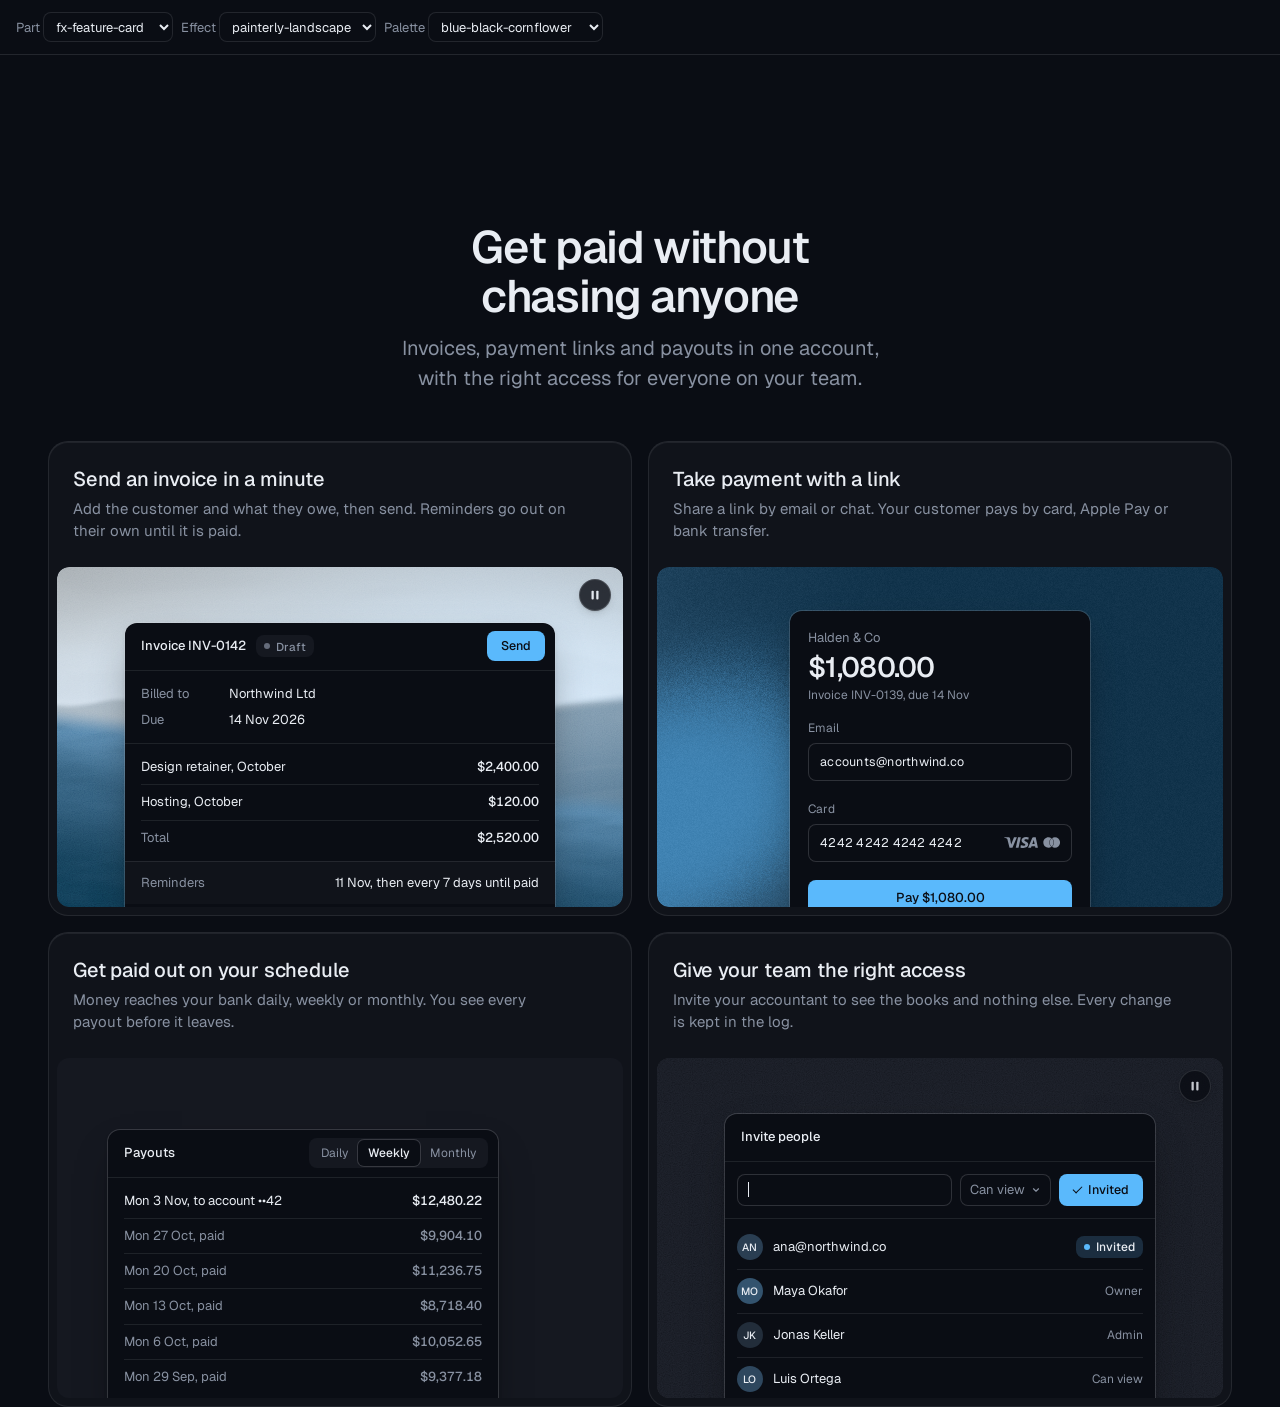
<file: landing-page/assets/components/_lab.html>
<!doctype html>
<html lang="en" data-radius="soft">
<head>
<script>window.__tpGlMax = 16;   /* a gallery shows many live effects at once; a page of a site keeps the default 4 (fx.js) */</script>
<meta charset="utf-8">
<meta name="viewport" content="width=device-width, initial-scale=1">
<title>Component lab</title>
<link rel="preconnect" href="https://fonts.googleapis.com">
<link rel="preconnect" href="https://fonts.gstatic.com" crossorigin>
<link href="https://fonts.googleapis.com/css2?family=Geist:wght@100..900&family=Geist+Mono:wght@400..600&display=swap" rel="stylesheet">
<link rel="stylesheet" href="../system.css">
<link rel="stylesheet" href="./base.css">
<style>
  /* one component on its own, with a chosen effect (or object) and palette:
     _lab.html?c=fx-chart&fx=ruled-grounds&palette=white-link-blue&w=640 */
  :root { --font-display: "Geist", system-ui, sans-serif; --font-text: "Geist", system-ui, sans-serif; --font-mono: "Geist Mono", ui-monospace, monospace; --display-weight: 560; --display-tracking: -0.03em; }
  body { min-height: 100vh; margin: 0; }
  .bar { display: flex; flex-wrap: wrap; gap: 8px; align-items: center; padding: 12px 16px; border-bottom: 1px solid var(--line); font: 13px/1.4 var(--font-text); color: var(--muted); }
  .bar select { font: inherit; color: var(--ink); background: var(--bg); border: 1px solid var(--line); border-radius: var(--r-sm); height: 30px; padding: 0 8px; }
  .stage { padding: clamp(16px, 4vw, 48px); margin-inline: auto; }
</style>
</head>
<body>
<div class="bar">
  <label>Part <select id="c"></select></label>
  <label>Effect <select id="fx"></select></label>
  <label>Palette <select id="pal"></select></label>
</div>
<main class="stage" id="stage"></main>
<script type="module">
  import fx from '../effects/fx.js';
  const PARTS = ['fx-feature-card', 'fx-dither-object', 'fx-headline', 'fx-button', 'fx-prompt', 'fx-icon-tiles', 'fx-stat', 'fx-globe', 'fx-map', 'fx-chart', 'fx-bars', 'fx-band', 'fx-spotlight', 'fx-photo', 'fx-avatar', 'fx-search', 'fx-logos', 'fx-tabs', 'fx-pricing', 'fx-progress'];
  const PALETTES = {
    'blue-black-cornflower': { bg: '#0a0d14', surface: '#131824', ink: '#e9edf3', muted: '#8891a1', accent: '#5ab9fc', accentInk: '#0a0d14' },
    'graphite-safety-orange': { bg: '#18191b', surface: '#222427', ink: '#eff0f1', muted: '#9c9ea3', accent: '#ff4a1f', accentInk: '#18191b' },
    'white-link-blue': { bg: '#ffffff', surface: '#f4f4f4', ink: '#111111', muted: '#6b6b6b', accent: '#1a4be0', accentInk: '#ffffff' },
    'moss-sand': { bg: '#ddd6c6', surface: '#d2cab8', ink: '#2a2a26', muted: '#59574e', accent: '#4f6238', accentInk: '#ffffff' },
    'cobalt-field': { bg: '#0034eb', surface: '#002fd6', ink: '#ffffff', muted: '#dfe4f2', accent: '#e9e34a', accentInk: '#111111' },
  };
  const q = new URLSearchParams(location.search);
  const part = PARTS.includes(q.get('c')) ? q.get('c') : PARTS[0];
  const palId = PALETTES[q.get('palette')] ? q.get('palette') : 'blue-black-cornflower';
  const p = PALETTES[palId];
  const s = document.documentElement.style;
  const action = fx.color.contrast(p.accent, p.bg) >= 2.2 ? p.accent : p.ink;
  Object.entries({ '--p-bg': p.bg, '--p-surface': p.surface, '--p-ink': p.ink, '--p-muted': p.muted, '--p-accent': p.accent, '--p-accent-ink': p.accentInk, '--p-action': action, '--p-action-ink': action === p.accent ? p.accentInk : p.bg }).forEach(([k, v]) => s.setProperty(k, v));
  s.colorScheme = fx.color.isDark(p.bg) ? 'dark' : 'light';
  if (q.has('fallback')) fx.config.forceFallback = true;
  // one part at a time: at most 4 live WebGL contexts on this page
  fx.config.maxLive = 4;
  if (q.has('w')) document.getElementById('stage').style.maxWidth = q.get('w') + 'px';

  const base = `./${part}/`;
  const [meta, html, mod] = await Promise.all([fetch(base + 'meta.json').then(r => r.json()), fetch(base + 'component.html').then(r => r.text()), import(base + 'component.js')]);
  const link = Object.assign(document.createElement('link'), { rel: 'stylesheet', href: base + 'component.css' });
  document.head.append(link);
  await new Promise(r => { link.onload = link.onerror = r; });
  const choices = meta.effects?.length ? meta.effects : meta.objects || [];
  const chosen = choices.includes(q.get('fx')) ? q.get('fx') : meta.default;
  const stage = document.getElementById('stage');
  stage.innerHTML = html;
  const root = stage.firstElementChild;
  // the chosen effect goes where the part reads it: data-cx-object, data-cx-fill, or data-cx-effect on the root
  // the dither object: one figure set to the chosen object (one live object, as on a page); no caption under it
  if (meta.objects) {
    const fig = root.matches('[data-cx-object]') ? root : root.querySelector('[data-cx-object]');
    fig.dataset.cxObject = chosen;
    if (q.get('render') === 'studio') fig.dataset.cxRender = 'studio';
    fig.querySelector('.cx-obj__stage').removeAttribute('aria-label');
    fig.style.maxWidth = '720px';
  }
  // without ?fx= the markup keeps its own effects (the feature card mixes a landscape and a grain: setting
  // the default on every panel would paint the grain panel as a landscape too)
  else if (!choices.includes(q.get('fx'))) { /* as written */ }
  else if (root.querySelector('[data-cx-fill]')) root.querySelectorAll('[data-cx-fill]').forEach(el => { el.dataset.cxFill = chosen; });
  else if (root.querySelector('[data-cx-effect]')) root.querySelectorAll('[data-cx-effect]').forEach(el => { el.dataset.cxEffect = chosen; });
  else root.dataset.cxEffect = chosen;
  // the map draws its baked streets; an effect named with ?fx= shows its fallback ground (no map data) instead
  if (part === 'fx-map' && choices.includes(q.get('fx'))) delete root.dataset.cxMap;
  await document.fonts.ready;
  window.__part = mod.default(root);
  setTimeout(() => { document.documentElement.dataset.ready = '1'; }, 1200);

  const fill = (sel, list, cur, key) => {
    const el = document.getElementById(sel);
    el.innerHTML = list.map(v => `<option${v === cur ? ' selected' : ''}>${v}</option>`).join('');
    el.addEventListener('change', () => { q.set(key, el.value); if (key === 'c') q.delete('fx'); location.search = q.toString(); });
  };
  fill('c', PARTS, part, 'c');
  // a part whose default is none (the map's streets, the photograph as it is) lists none first, so the
  // select never shows an effect that is not on
  fill('fx', meta.default === 'none' ? ['none', ...choices] : choices, chosen, 'fx');
  fill('pal', Object.keys(PALETTES), palId, 'palette');
</script>
</body>
</html>
</file>
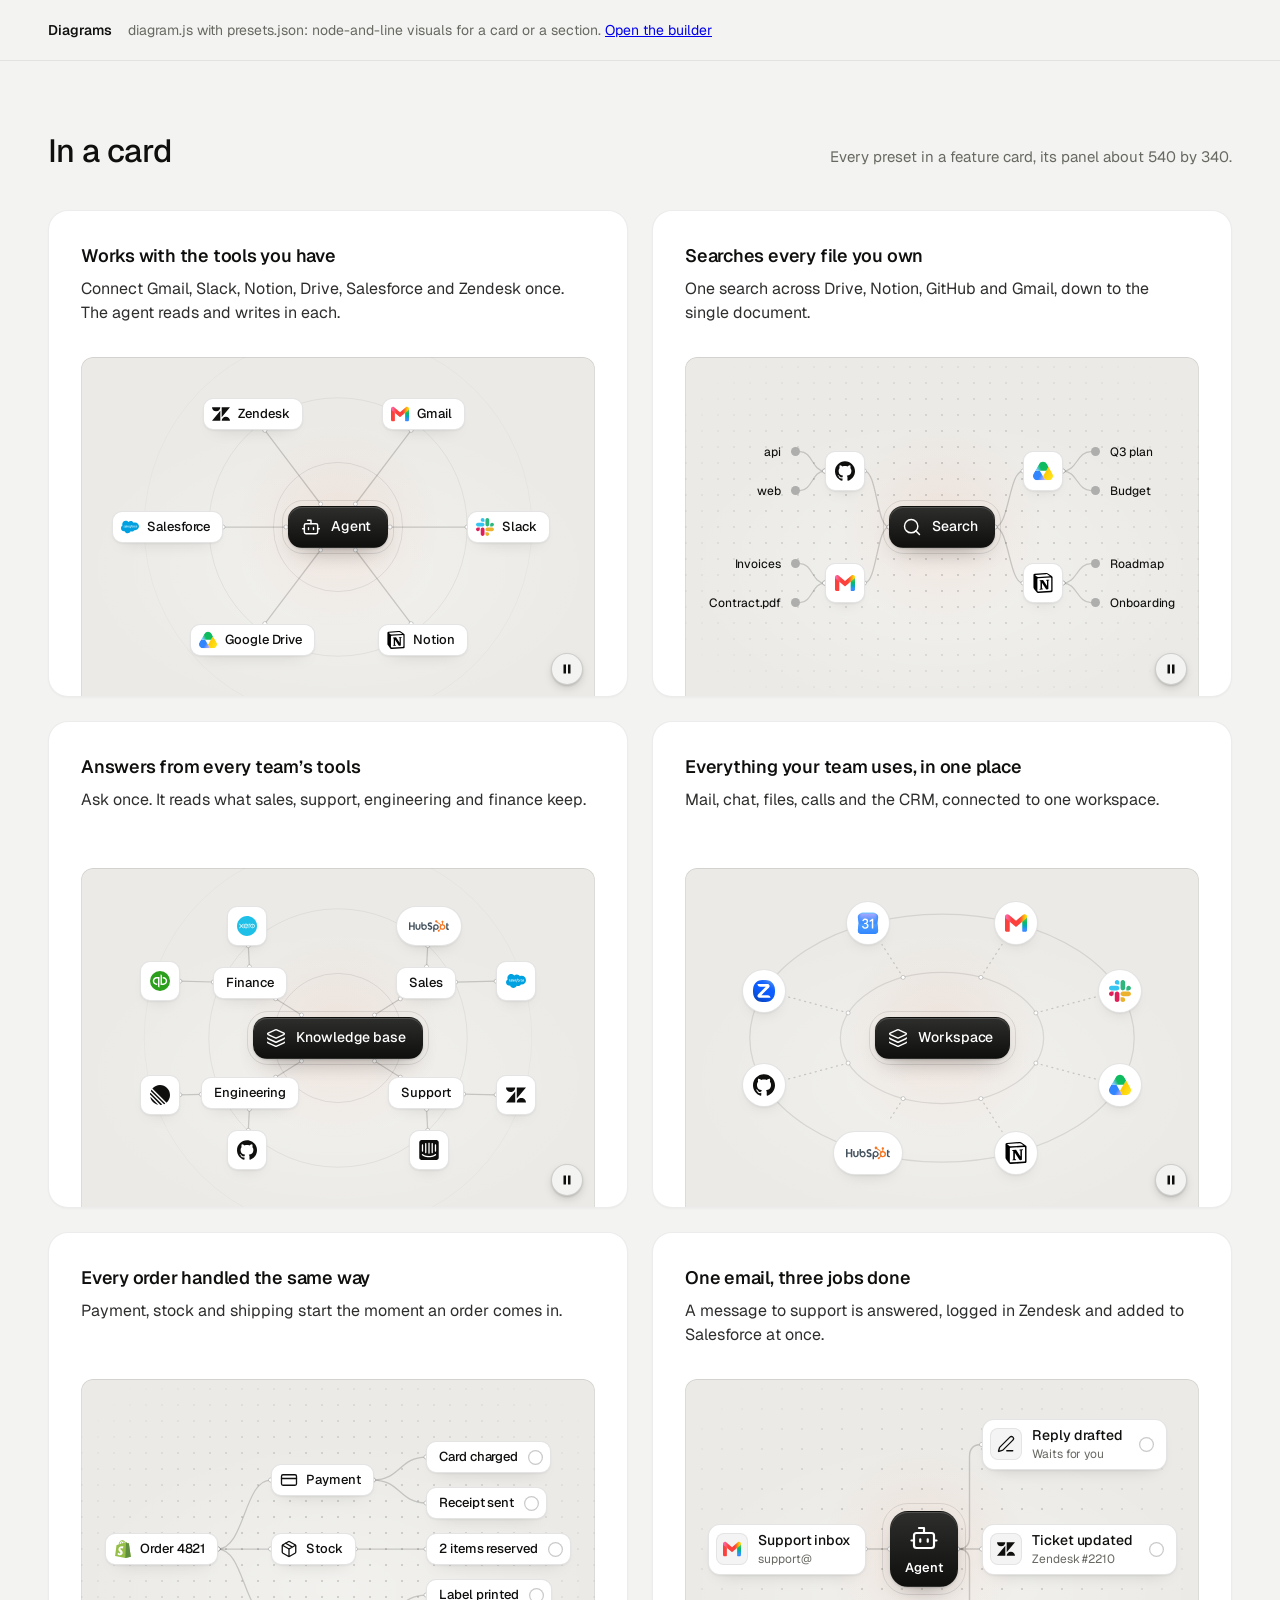
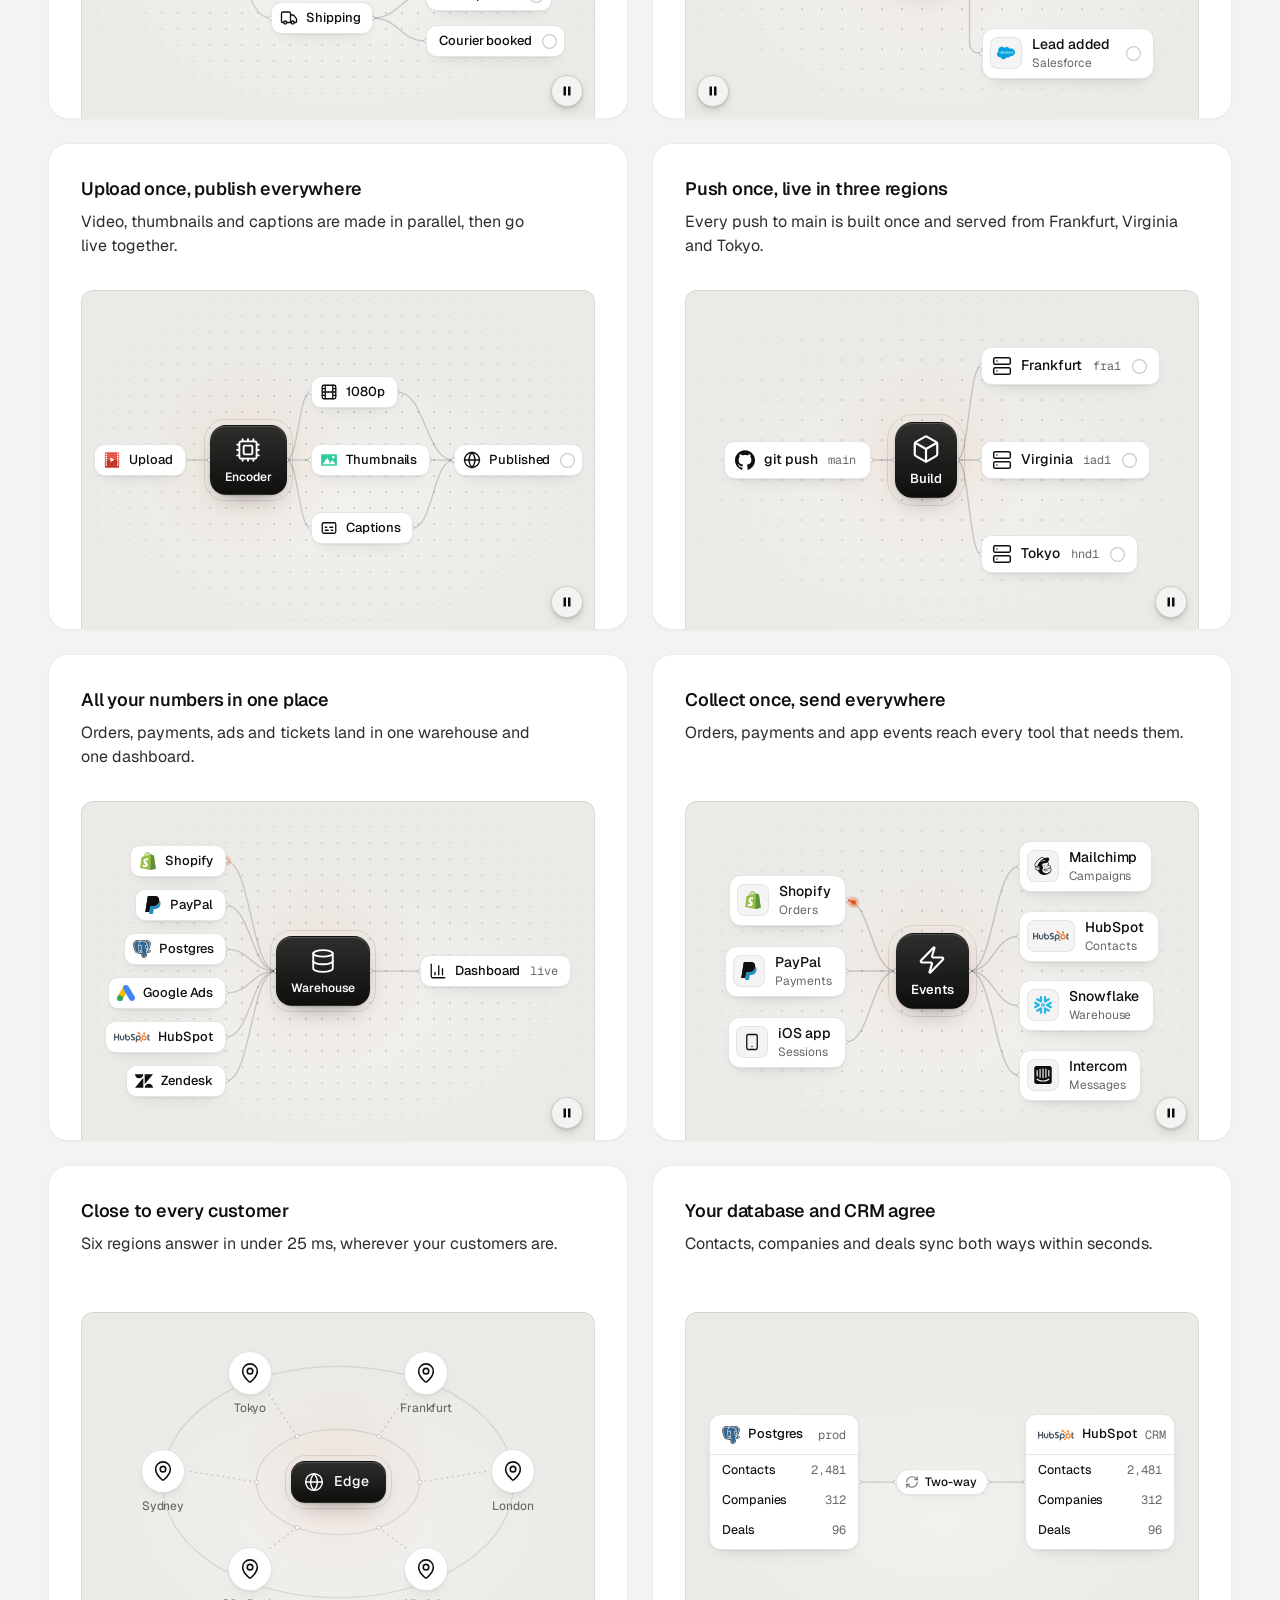
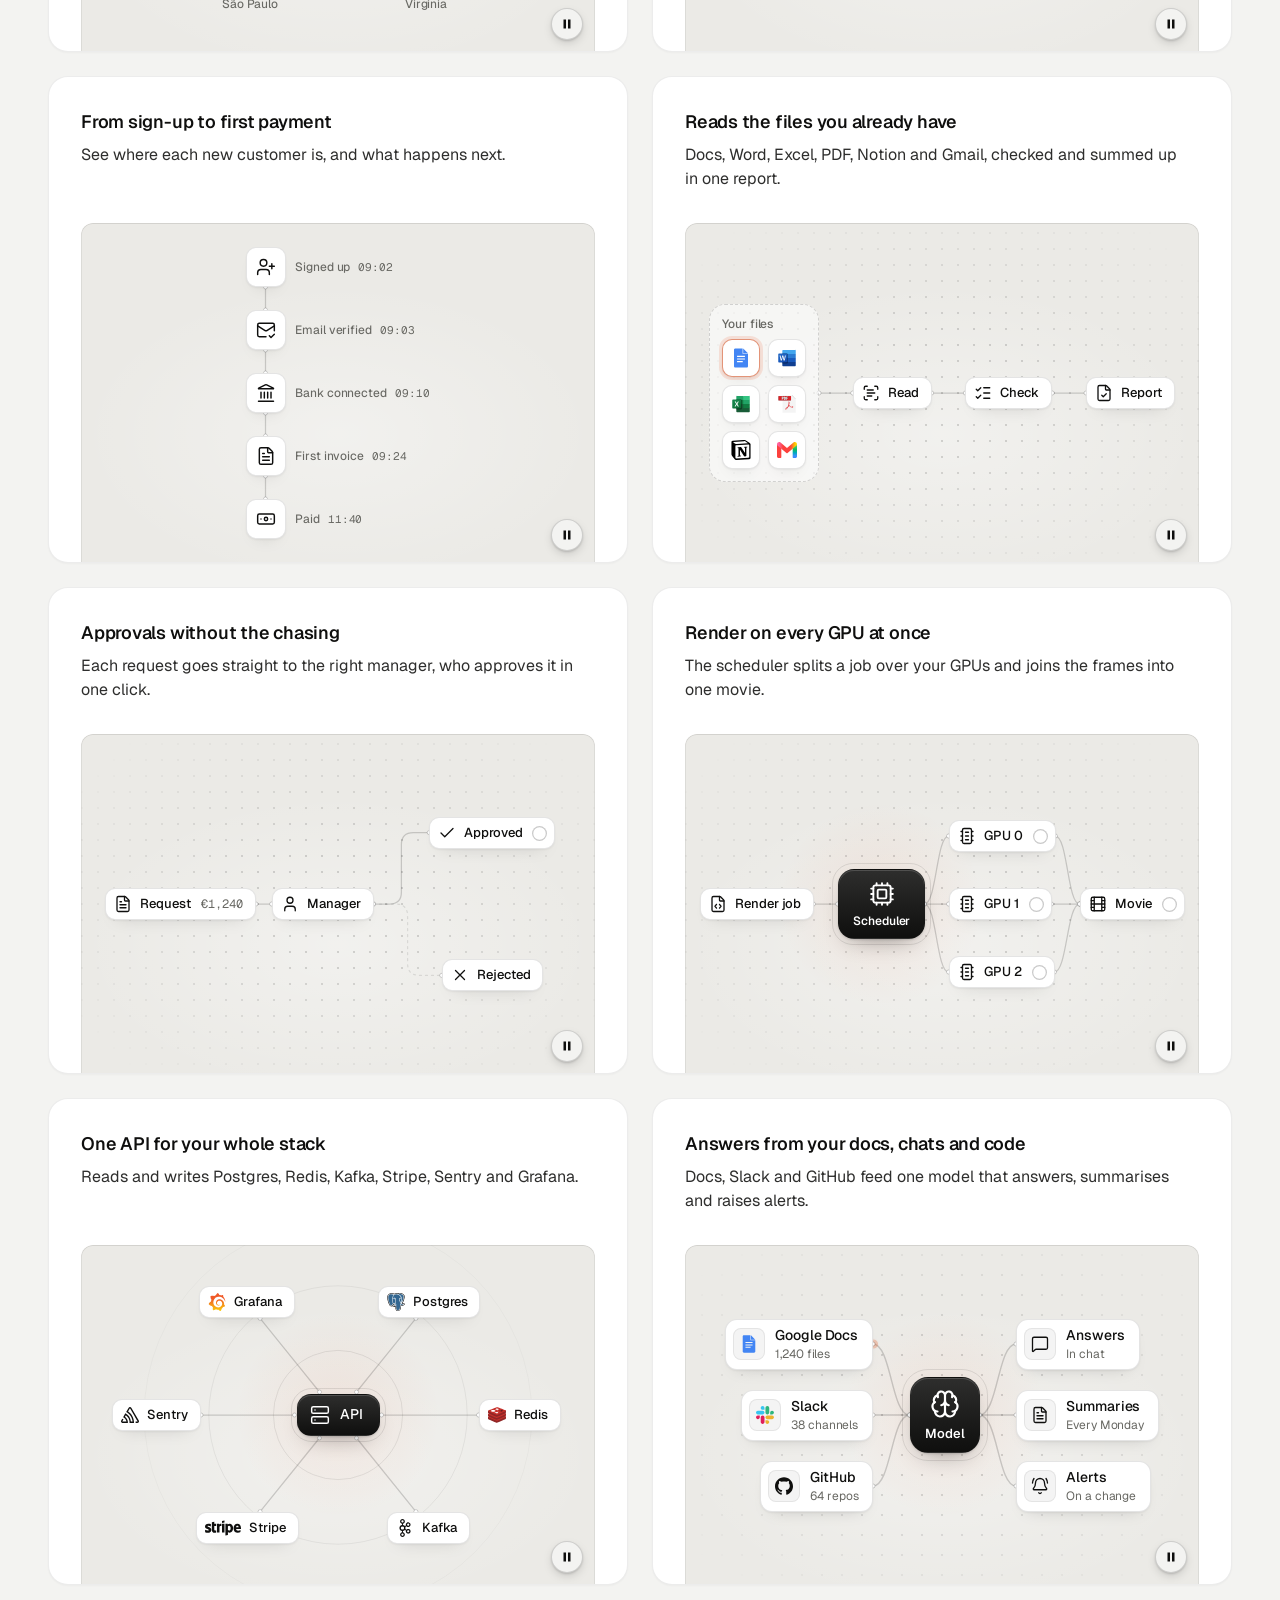
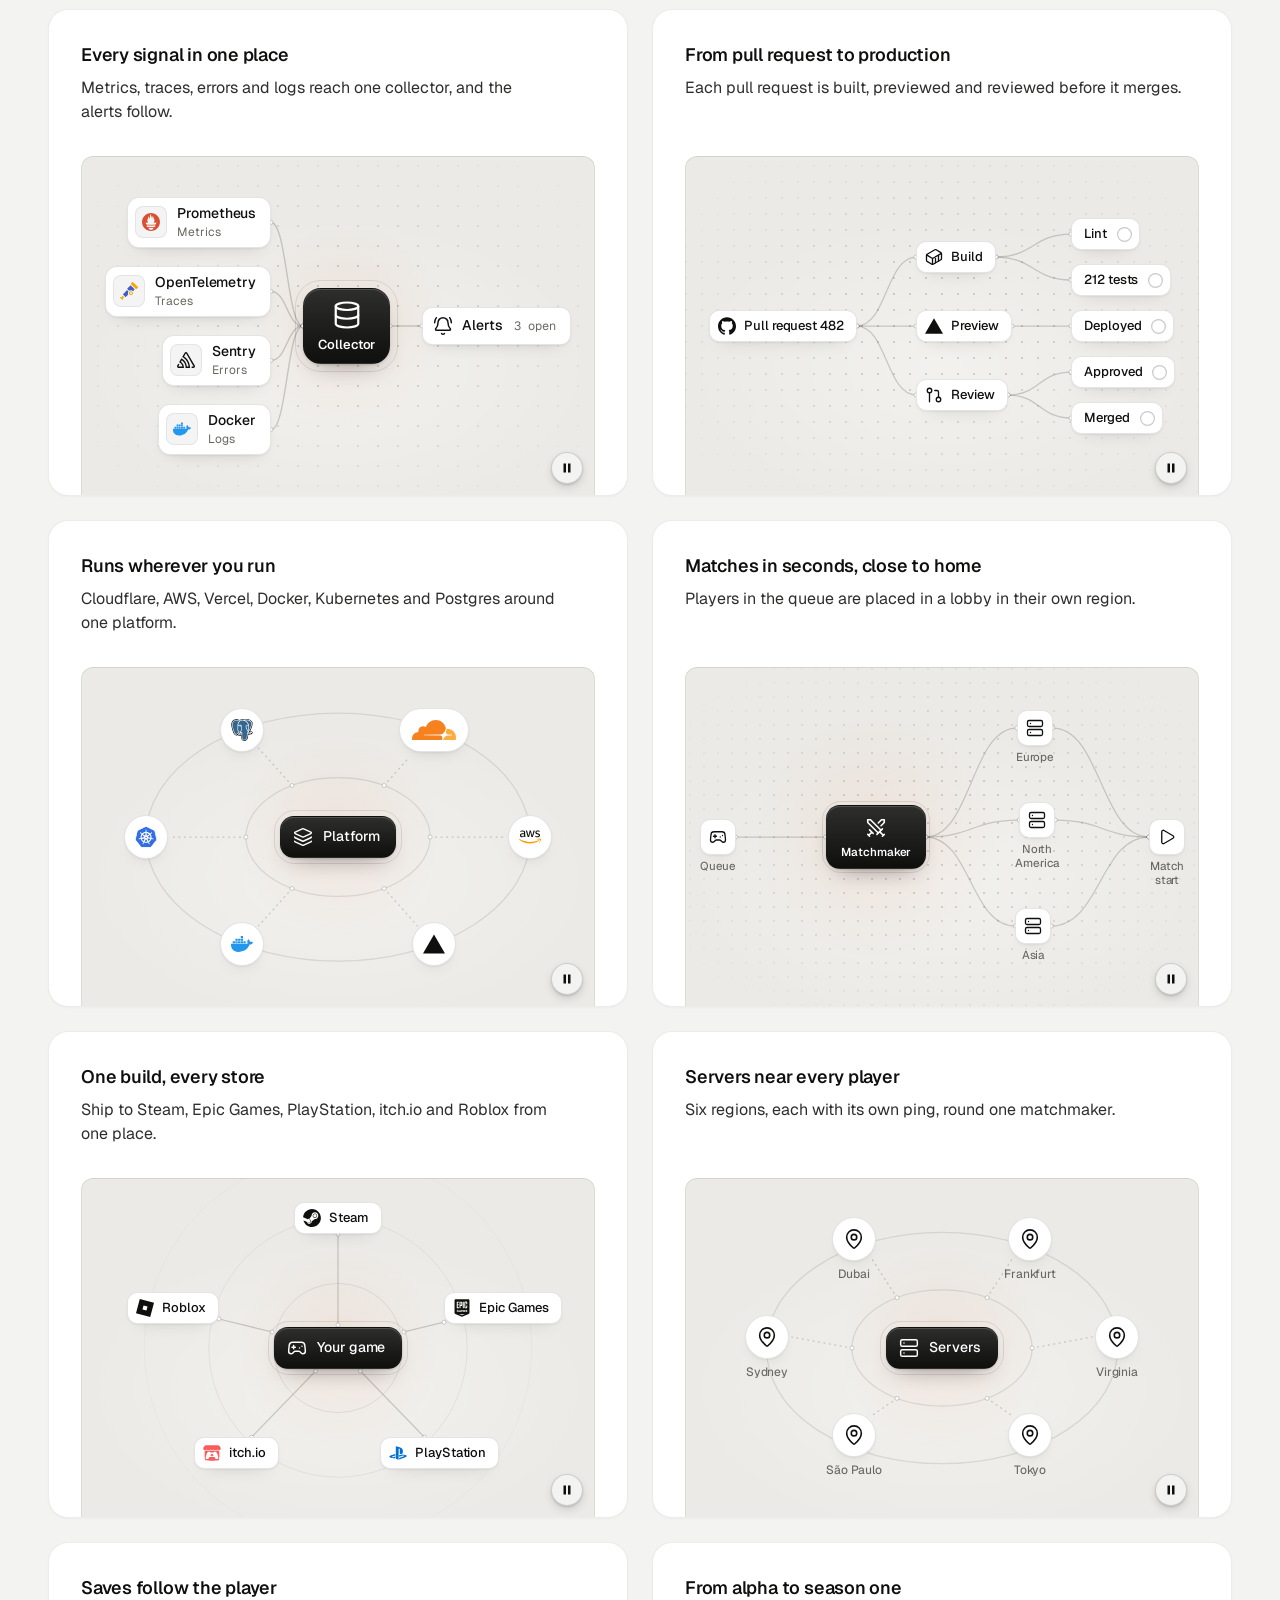
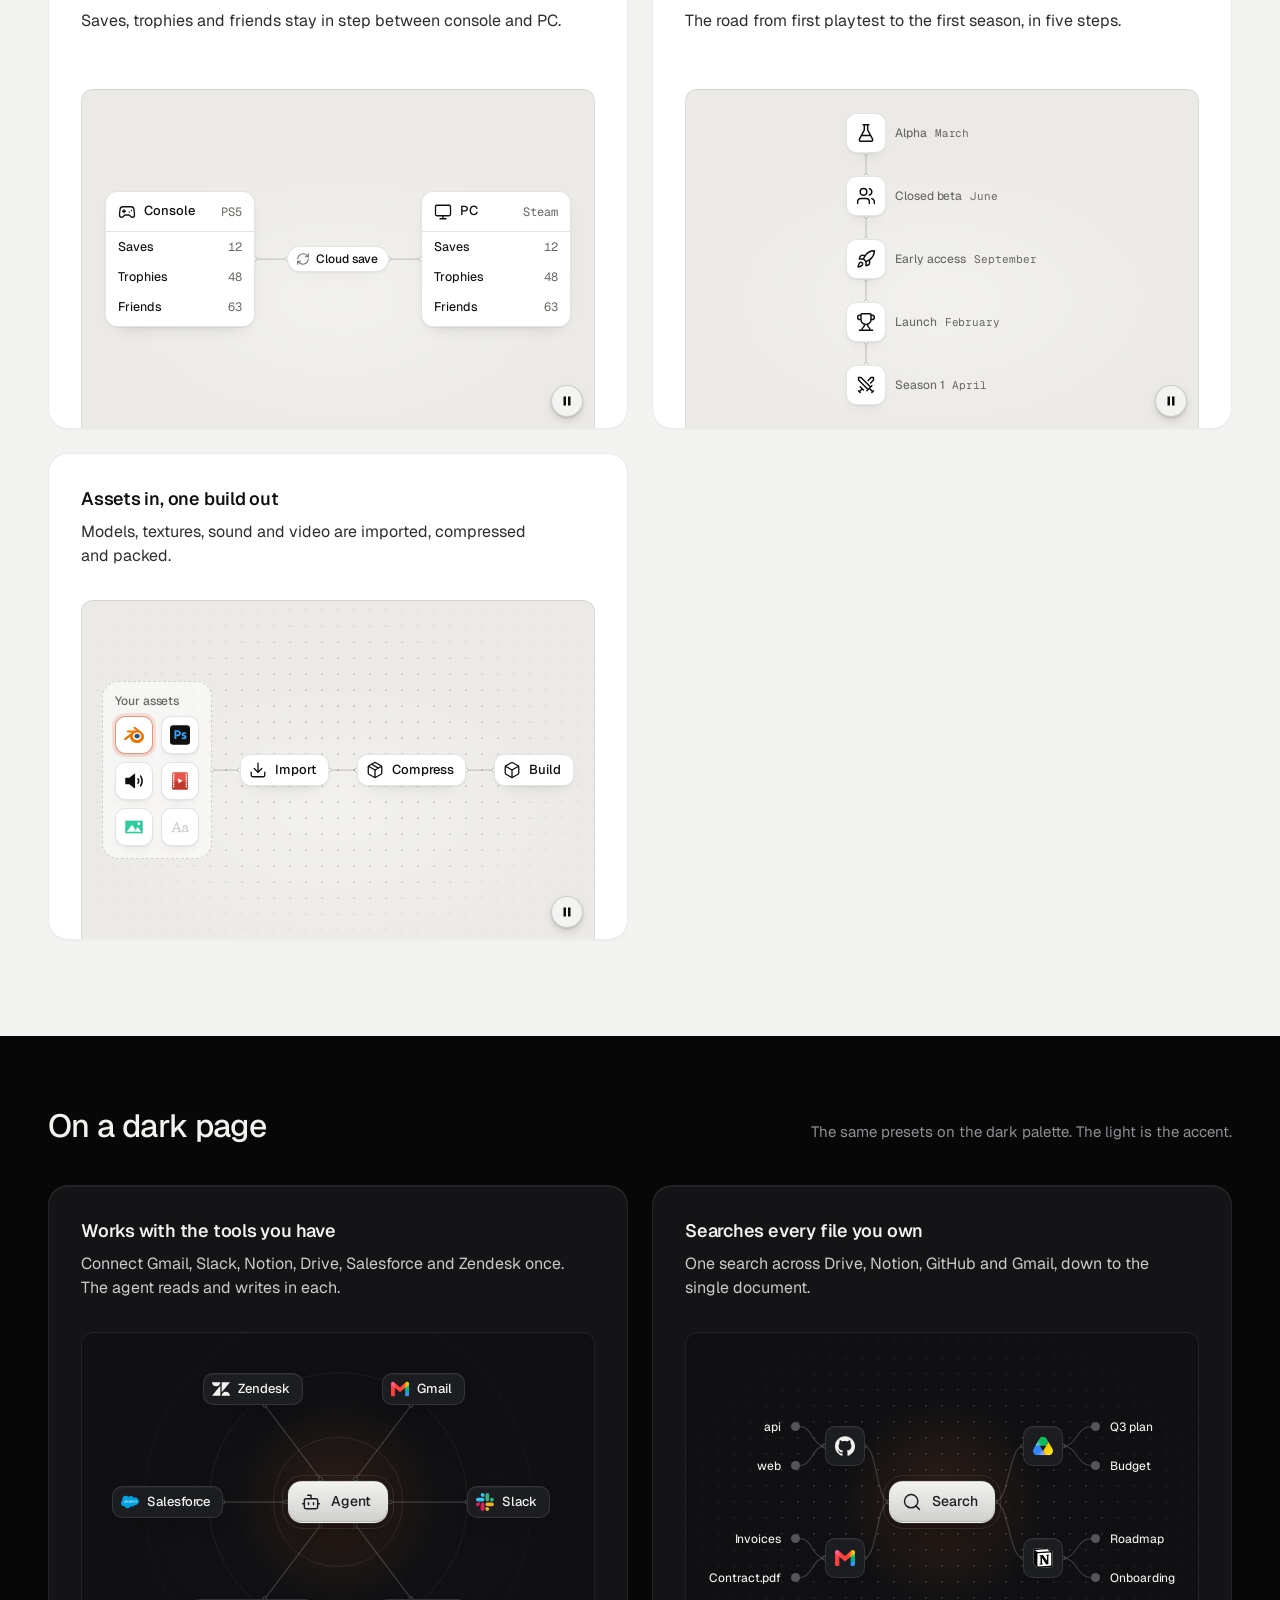
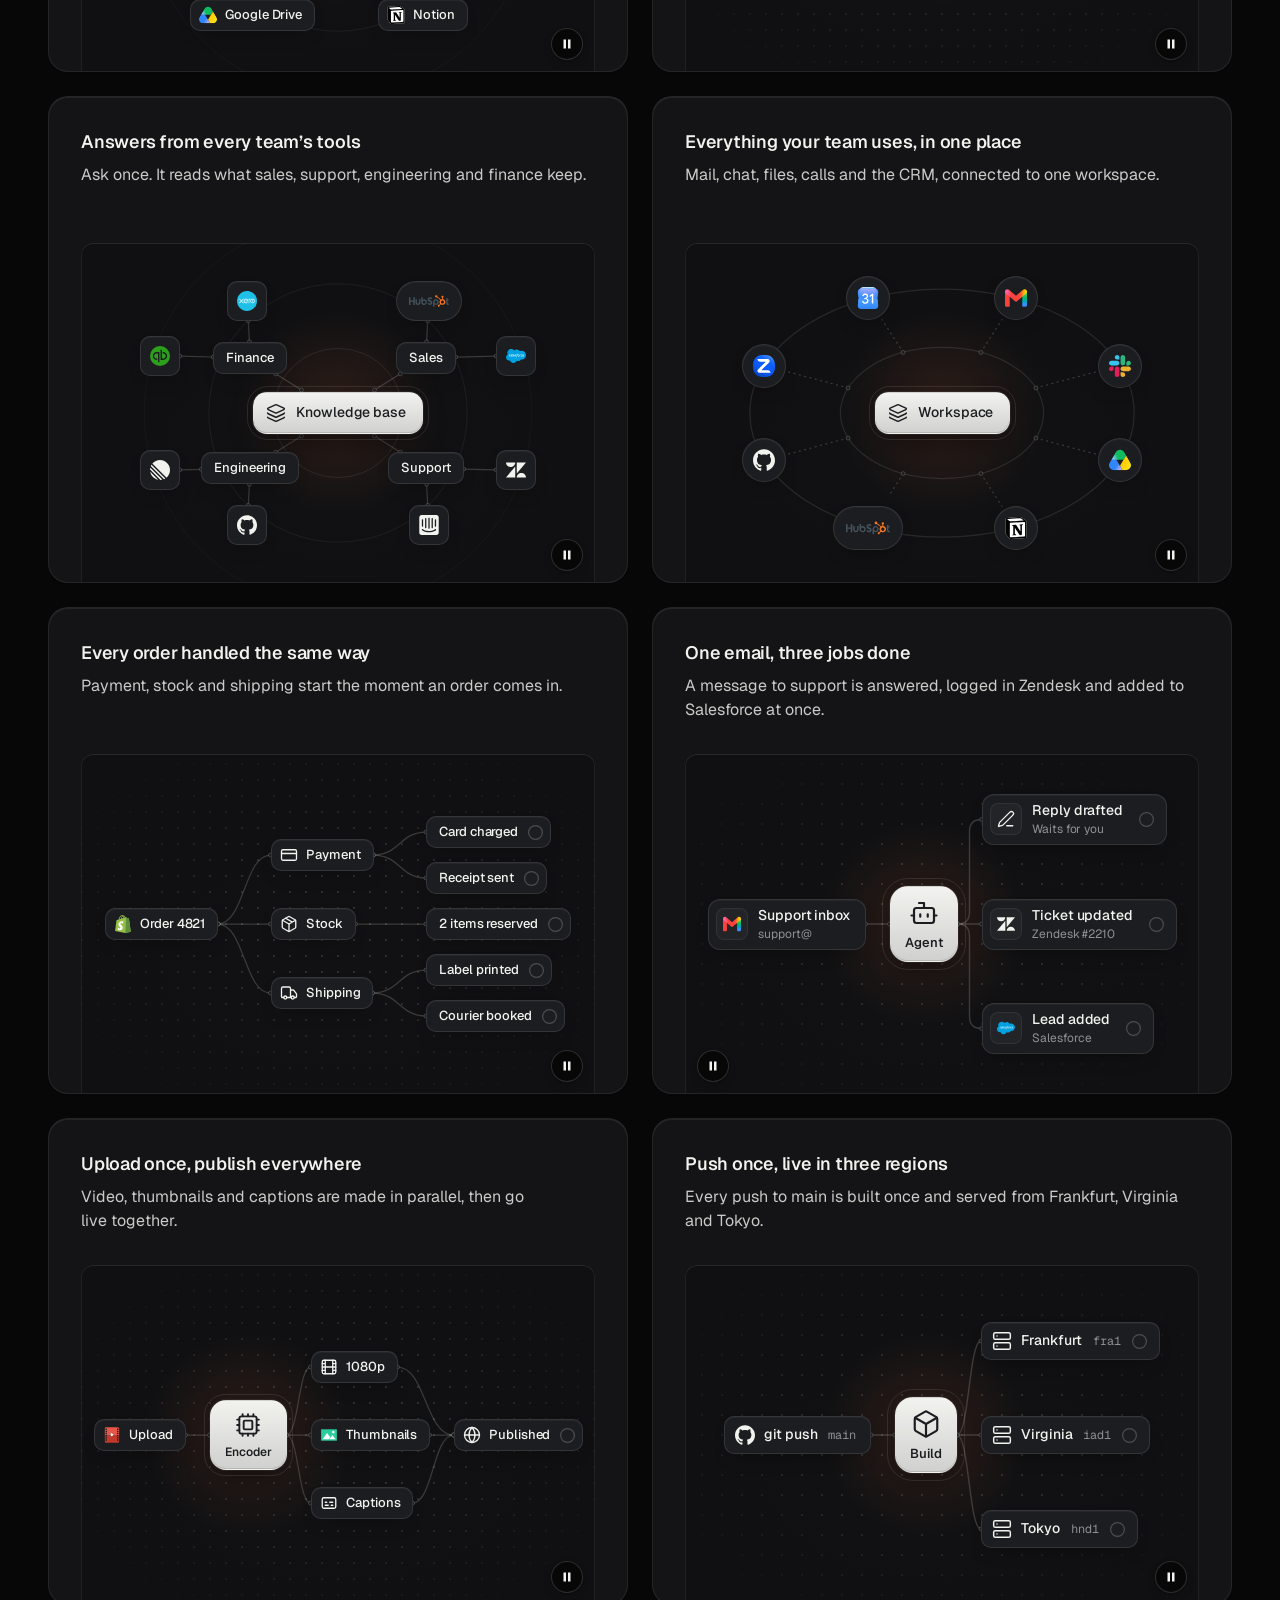
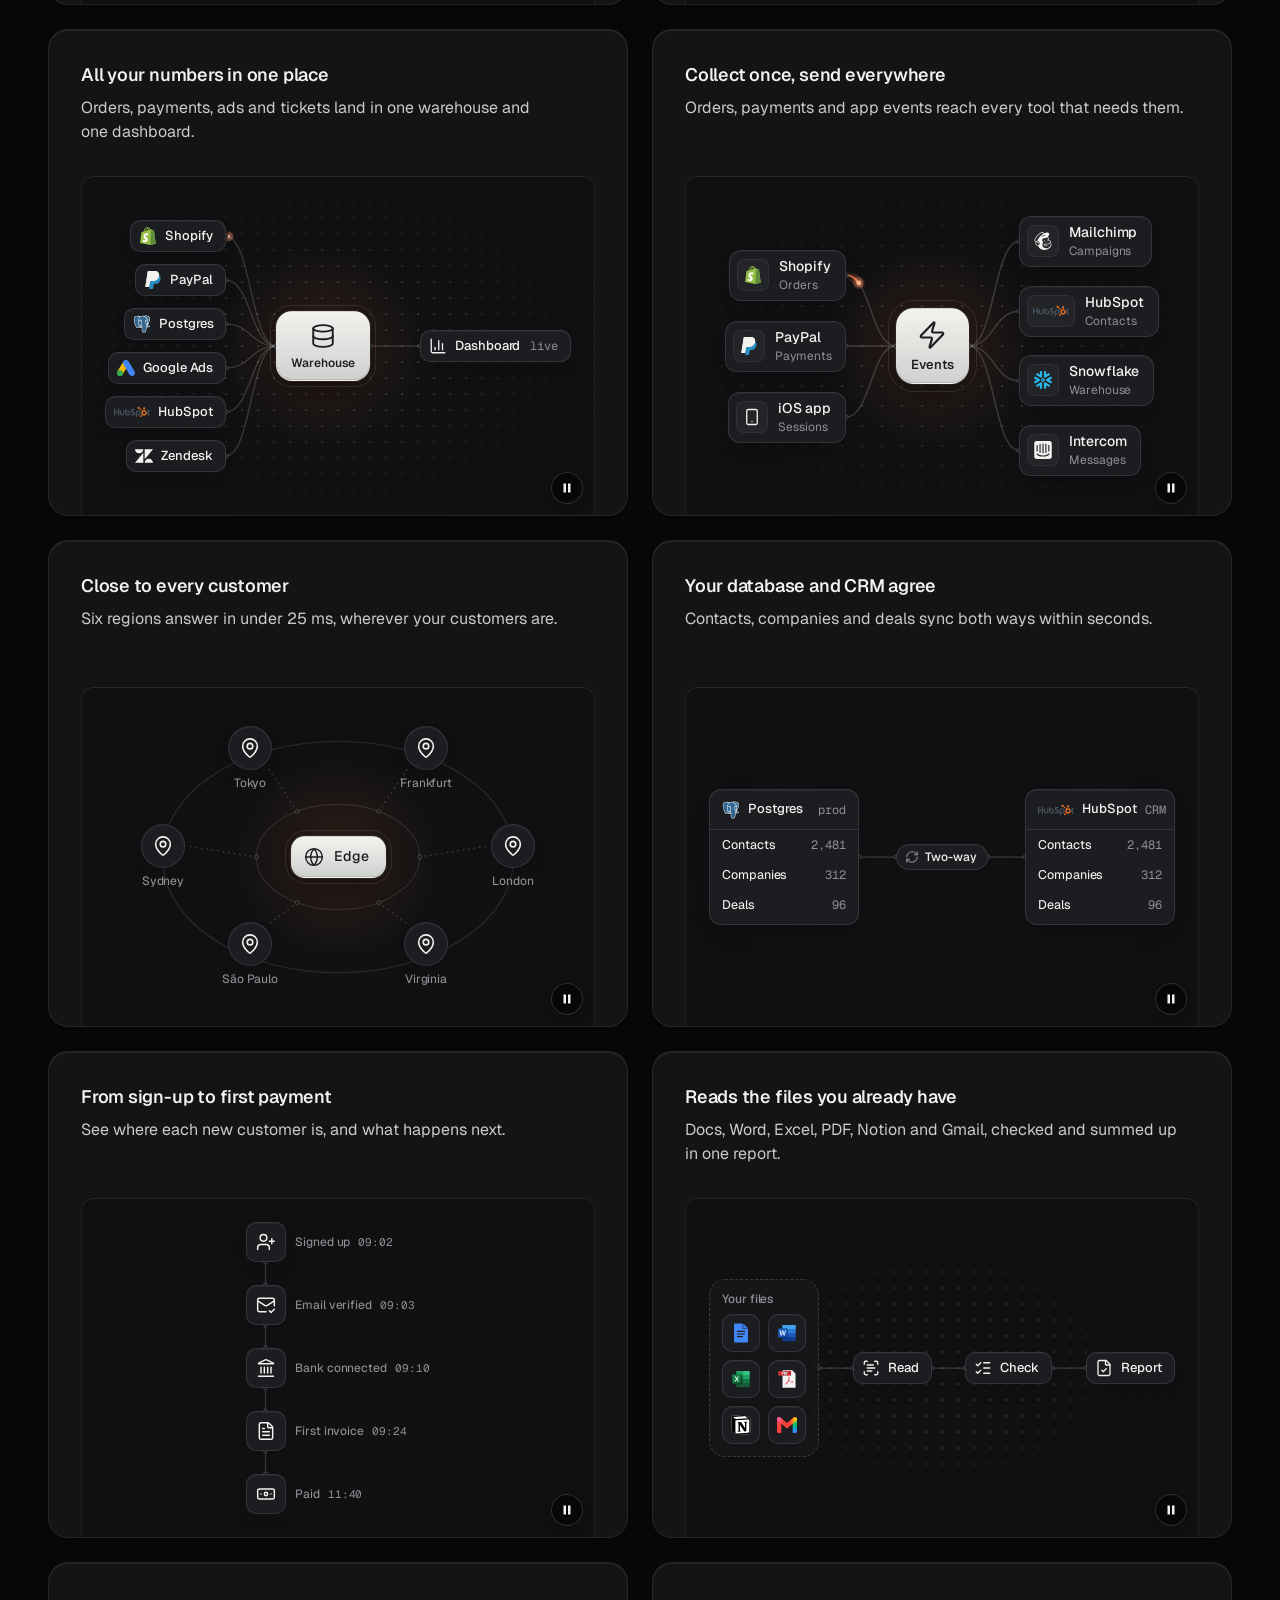
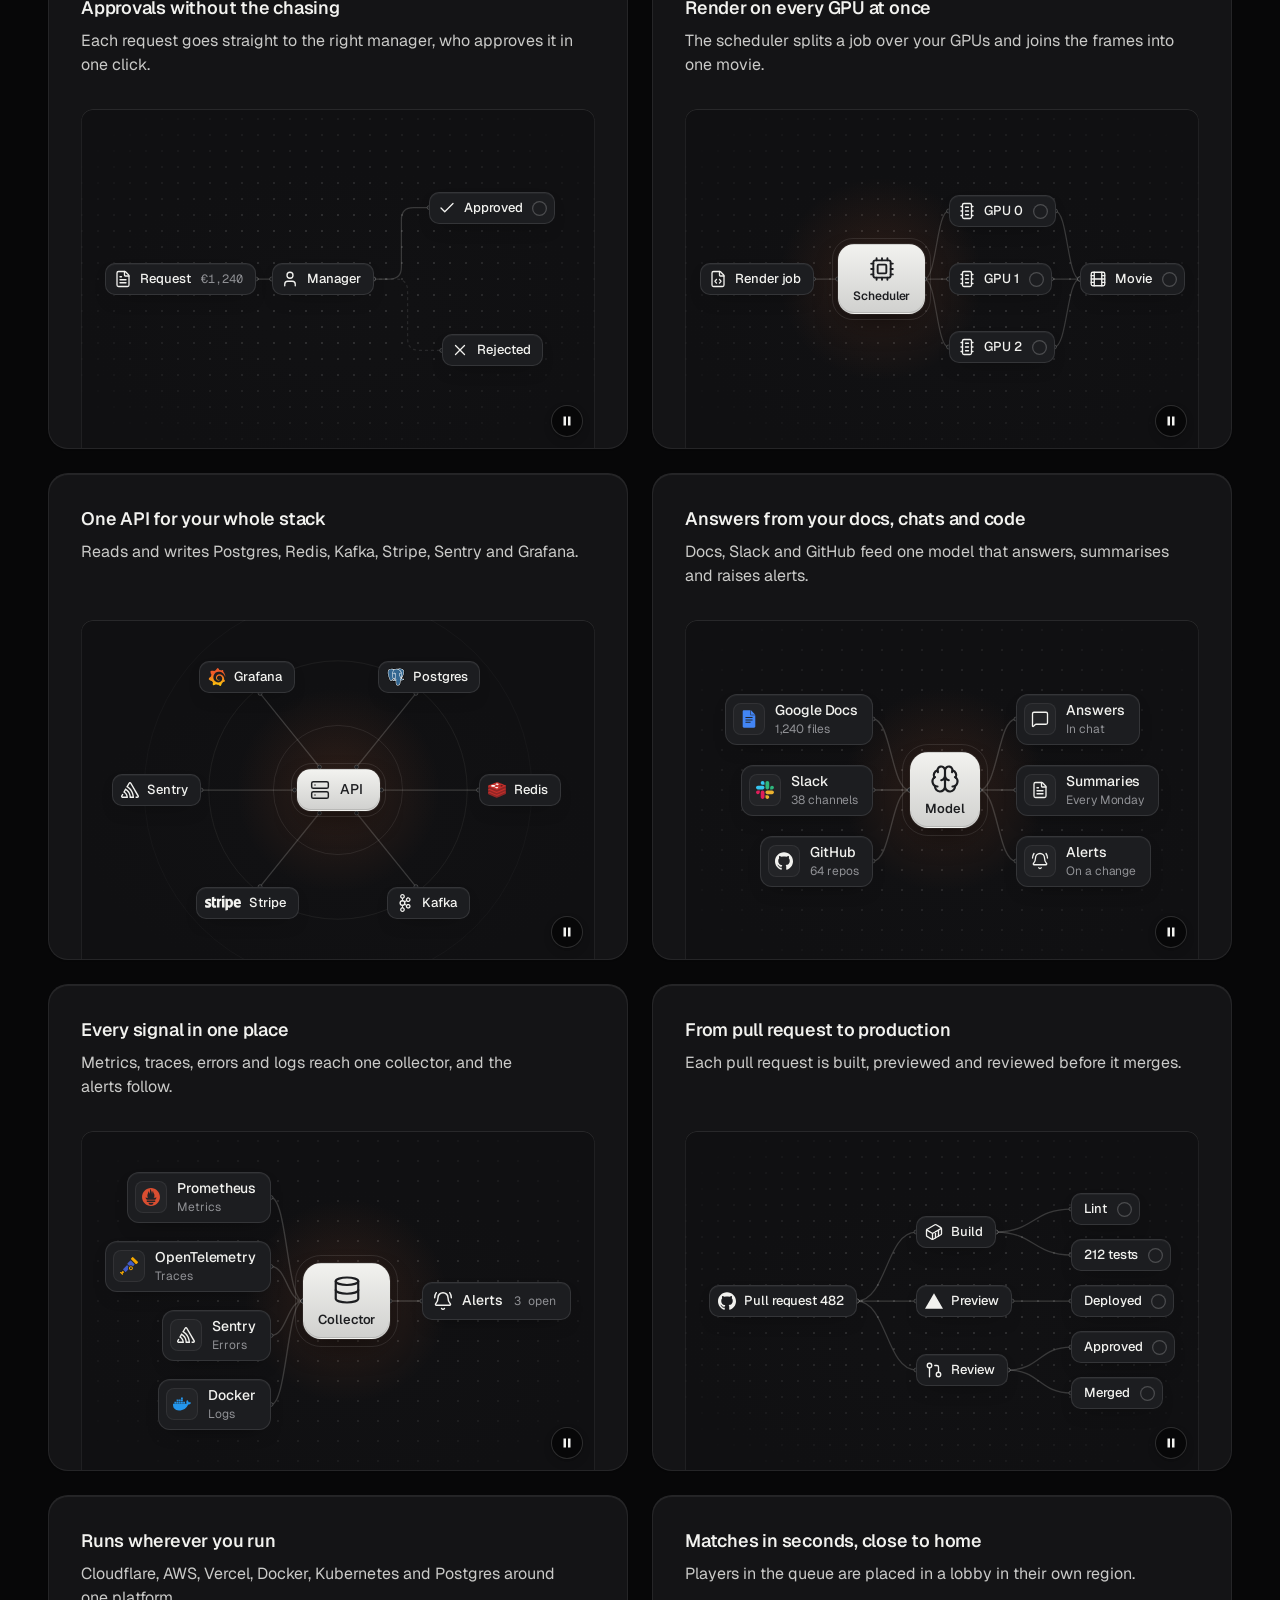
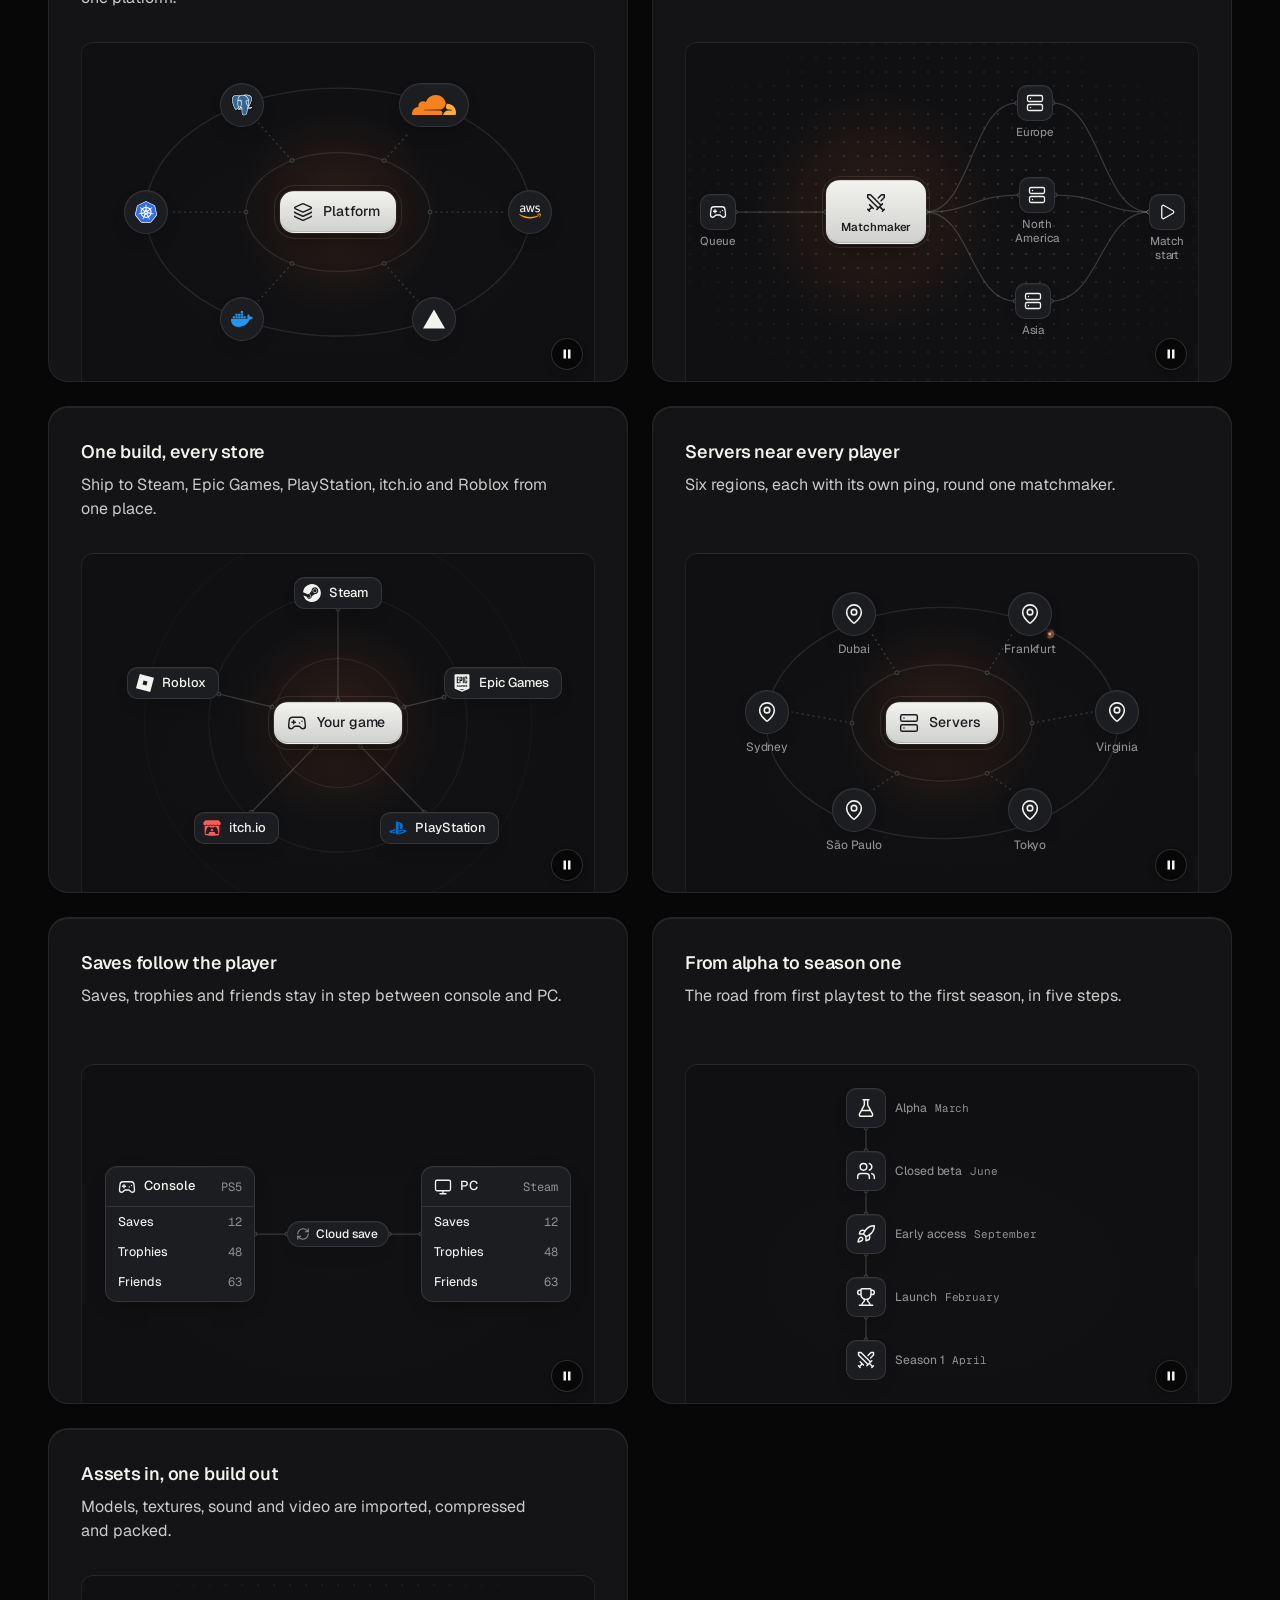
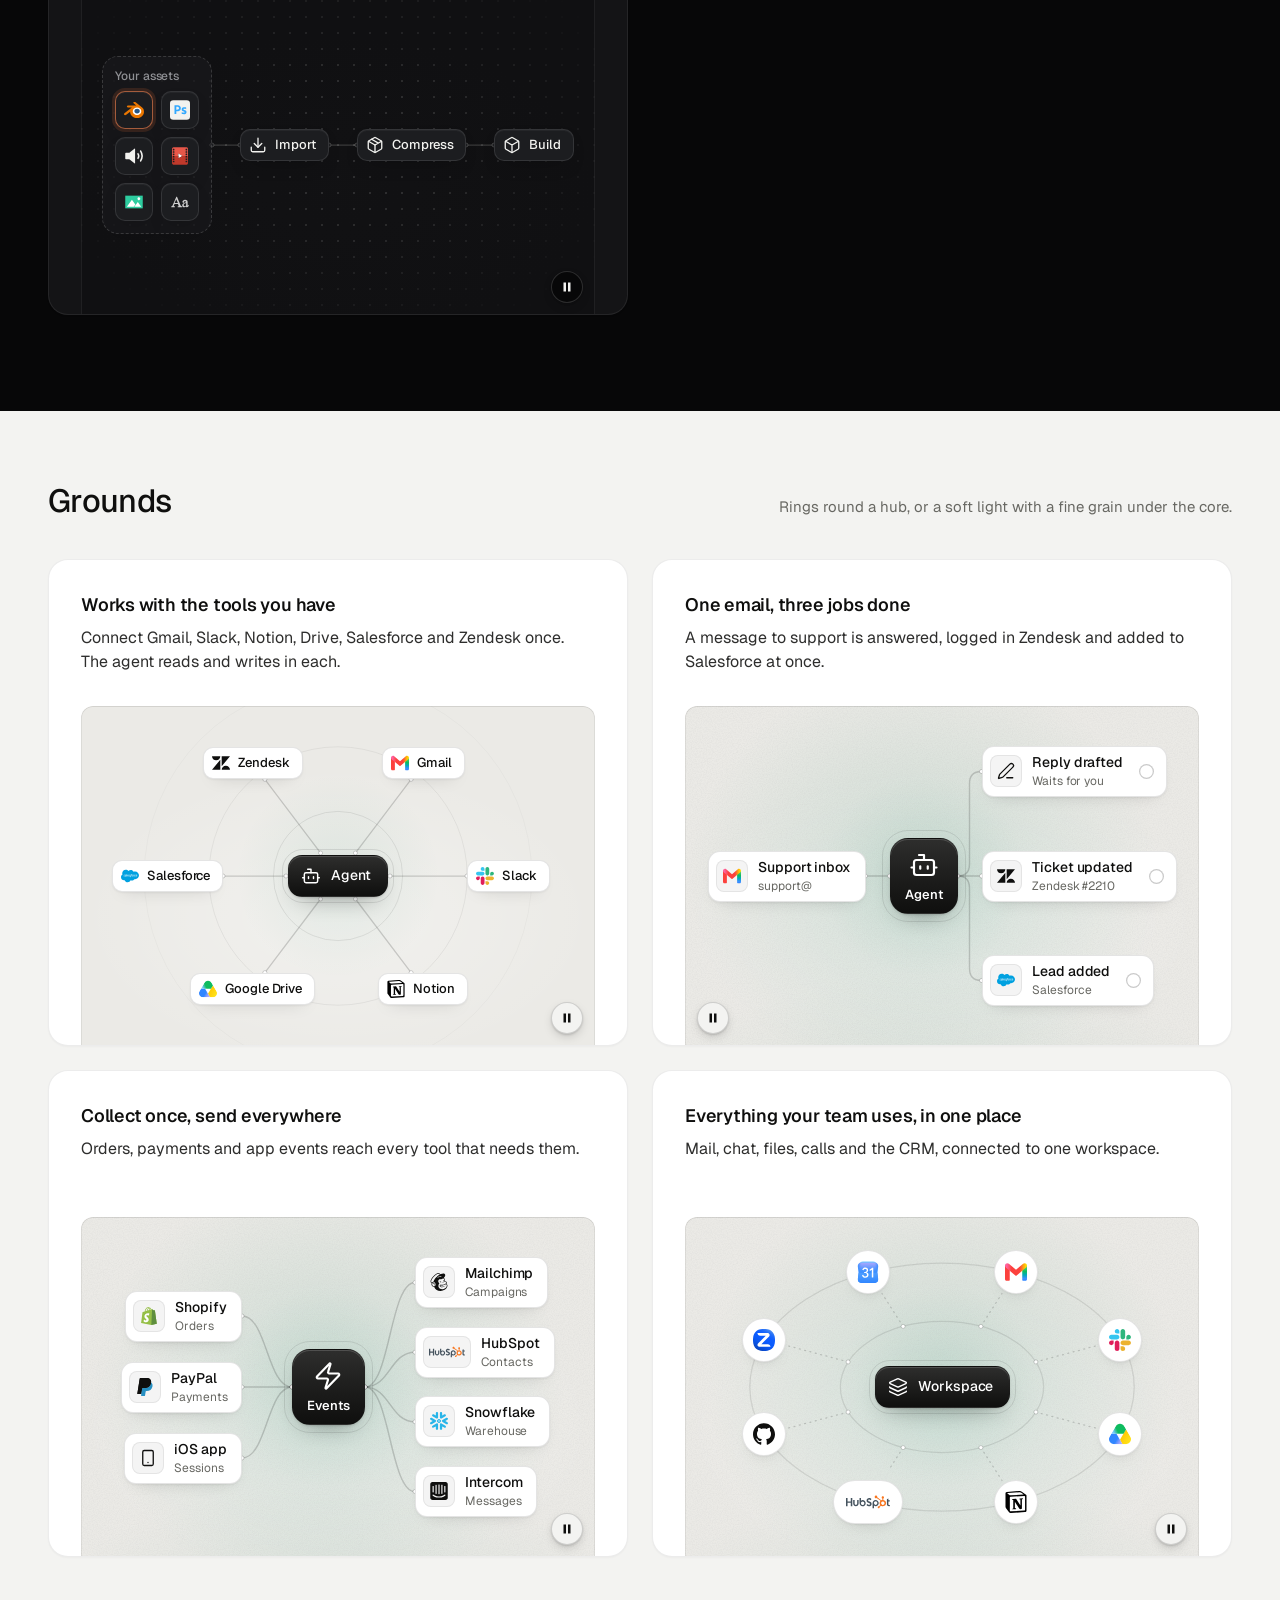
<file: landing-page/assets/diagrams/demo.html>
<!doctype html>
<html lang="en">
<head>
<meta charset="utf-8">
<meta name="viewport" content="width=device-width, initial-scale=1">
<title>Diagrams</title>
<link rel="preconnect" href="https://fonts.googleapis.com">
<link rel="preconnect" href="https://fonts.gstatic.com" crossorigin>
<link href="https://fonts.googleapis.com/css2?family=Geist:wght@300..700&family=Geist+Mono:wght@400;500&display=swap" rel="stylesheet">
<link rel="stylesheet" href="../ui/cards.css">
<link rel="stylesheet" href="diagram.css">
<style>
  /* two page palettes (the same as assets/ui/cards.html); every colour of the cards and the diagrams
     comes from these */
  :root {
    --font-text: "Geist", system-ui, sans-serif;
    --font-display: "Geist", system-ui, sans-serif;
    --font-mono: "Geist Mono", ui-monospace, monospace;
  }
  [data-theme="light"] {
    --bg: #f3f3f1; --card: #ffffff; --ink: #0f0f0e; --muted: #686863; --accent: #e5531c; --accent-ink: #ffffff; --frag: #ffffff; --ground-bg: #ebeae6; --ground-accent: #dcd9d0;
  }
  [data-theme="light"][data-accent="blue"] { --accent: #2456e8; }
  [data-theme="light"][data-accent="green"] { --accent: #16825d; }
  [data-theme="dark"] {
    --bg: #070708; --card: #141416; --ink: #f2f2ef; --muted: #8f9094; --accent: #ff7a3c; --accent-ink: #120c08; --frag: #1c1d20; --ground-bg: #101012; --ground-accent: #232326;
  }
  [data-theme="dark"][data-accent="white"] { --accent: #f2f2ef; --accent-ink: #0b0b0c; }
  [data-theme="dark"][data-accent="green"] { --accent: #3ccf8e; --accent-ink: #06130d; }
  * { box-sizing: border-box; }
  html, body { margin: 0; }
  body { font-family: var(--font-text); background: #f3f3f1; color: #0f0f0e; -webkit-font-smoothing: antialiased; }
  .set { background: var(--bg); color: var(--ink); padding: 72px 0 96px; }
  .wrap { max-width: 1232px; margin: 0 auto; padding: 0 24px; }
  .head { display: flex; align-items: baseline; justify-content: space-between; gap: 24px; margin-bottom: 40px; }
  .head h2 { margin: 0; font: 500 32px/1.15 var(--font-display); letter-spacing: -0.02em; }
  .head p { margin: 0; color: var(--muted); font-size: 15px; max-width: 46ch; }
  .grid { display: grid; grid-template-columns: repeat(2, minmax(0, 1fr)); gap: 24px; }
  .grid--one { grid-template-columns: minmax(0, 1fr); }
  /* the panel heights of the brief: a card panel about 340 high, a section panel 560 */
  .card > .panel { --p-h: 340px; }
  .card--wide > .panel { --p-h: 560px; }
  .item { display: flex; flex-direction: column; gap: 10px; min-width: 0; }
  .item > .card { flex: 1; }
  .item > code { font: 400 12px/1 var(--font-mono); color: var(--muted); padding-left: 4px; }
  .top { background: #f3f3f1; border-bottom: 1px solid rgb(0 0 0 / .07); }
  .top .wrap { display: flex; align-items: center; gap: 16px; height: 60px; font-size: 14px; }
  .top b { font-weight: 560; }
  .top span { color: #686863; }
  /* a held moment (?dg=rest or mid) shows its end state at once, for screenshots */
  .dg-hold .dg *, .dg-hold .dg *::before, .dg-hold .dg *::after { transition: none !important; animation: none !important; }
  @media (max-width: 1023px) { .grid { grid-template-columns: minmax(0, 1fr); } }
  @media (max-width: 639px) {
    .set { padding: 48px 0 64px; }
    .wrap { padding: 0 16px; }
    .head { flex-direction: column; gap: 8px; margin-bottom: 28px; }
    .head h2 { font-size: 26px; }
    .card > .panel { --p-h: 300px; }
    .card--wide > .panel { --p-h: 420px; }
  }
</style>
</head>
<body data-icon-base="../icons/demo/">
<!-- icons load from ../icons/demo/ (every curated icon, written by scripts/icons.mjs fetch --all). A real page loads them from assets/icons/, filled once with:
     node scripts/icons.mjs scan index.html --out assets/icons -->
<header class="top"><div class="wrap"><b>Diagrams</b><span>diagram.js with presets.json: node-and-line visuals for a card or a section. <a href="lab.html">Open the builder</a></span></div></header>
<main id="sets"></main>

<script type="module">
  import dg from './diagram.js';

  // plain card copy for the demo only (a page writes its own)
  const COPY = {
    'hub-tools': ['Works with the tools you have', 'Connect Gmail, Slack, Notion, Drive, Salesforce and Zendesk once. The agent reads and writes in each.'],
    'hub-branches': ['Searches every file you own', 'One search across Drive, Notion, GitHub and Gmail, down to the single document.'],
    'hub-web': ['Answers from every team’s tools', 'Ask once. It reads what sales, support, engineering and finance keep.'],
    'ring-apps': ['Everything your team uses, in one place', 'Mail, chat, files, calls and the CRM, connected to one workspace.'],
    'tree-orders': ['Every order handled the same way', 'Payment, stock and shipping start the moment an order comes in.'],
    'lanes-agent': ['One email, three jobs done', 'A message to support is answered, logged in Zendesk and added to Salesforce at once.'],
    'lanes-media': ['Upload once, publish everywhere', 'Video, thumbnails and captions are made in parallel, then go live together.'],
    'lanes-deploy': ['Push once, live in three regions', 'Every push to main is built once and served from Frankfurt, Virginia and Tokyo.'],
    'fanin-warehouse': ['All your numbers in one place', 'Orders, payments, ads and tickets land in one warehouse and one dashboard.'],
    'bowtie-events': ['Collect once, send everywhere', 'Orders, payments and app events reach every tool that needs them.'],
    'ring-regions': ['Close to every customer', 'Six regions answer in under 25 ms, wherever your customers are.'],
    'sync-crm': ['Your database and CRM agree', 'Contacts, companies and deals sync both ways within seconds.'],
    'timeline-onboarding': ['From sign-up to first payment', 'See where each new customer is, and what happens next.'],
    'grid-documents': ['Reads the files you already have', 'Docs, Word, Excel, PDF, Notion and Gmail, checked and summed up in one report.'],
    'free-approval': ['Approvals without the chasing', 'Each request goes straight to the right manager, who approves it in one click.'],
    'lanes-render': ['Render on every GPU at once', 'The scheduler splits a job over your GPUs and joins the frames into one movie.'],
    'hub-stack': ['One API for your whole stack', 'Reads and writes Postgres, Redis, Kafka, Stripe, Sentry and Grafana.'],
    'bowtie-model': ['Answers from your docs, chats and code', 'Docs, Slack and GitHub feed one model that answers, summarises and raises alerts.'],
    'fanin-telemetry': ['Every signal in one place', 'Metrics, traces, errors and logs reach one collector, and the alerts follow.'],
    'tree-release': ['From pull request to production', 'Each pull request is built, previewed and reviewed before it merges.'],
    'ring-edge': ['Runs wherever you run', 'Cloudflare, AWS, Vercel, Docker, Kubernetes and Postgres around one platform.'],
    'lanes-matchmaking': ['Matches in seconds, close to home', 'Players in the queue are placed in a lobby in their own region.'],
    'hub-stores': ['One build, every store', 'Ship to Steam, Epic Games, PlayStation, itch.io and Roblox from one place.'],
    'ring-servers': ['Servers near every player', 'Six regions, each with its own ping, round one matchmaker.'],
    'sync-saves': ['Saves follow the player', 'Saves, trophies and friends stay in step between console and PC.'],
    'timeline-season': ['From alpha to season one', 'The road from first playtest to the first season, in five steps.'],
    'grid-assets': ['Assets in, one build out', 'Models, textures, sound and video are imported, compressed and packed.'],
  };
  const q = new URLSearchParams(location.search);
  const only = q.get('ids') ? q.get('ids').split(',') : null;
  const themes = q.get('theme') ? q.get('theme').split(',') : ['light', 'dark'];
  const type = q.get('type');                // software | tech | gaming | product | service
  const show = q.get('show') || 'all';      // all | cards | grounds | sections
  const groundAll = q.get('ground');         // ?ground=glow tries one ground on every card

  const presets = await dg.presets();
  const ids = Object.keys(presets).filter(id => (!only || only.includes(id)) && (!type || (presets[id].types || []).includes(type)));
  const root = document.getElementById('sets');

  const card = (id, cls = '', opts = null) => {
    const [t, p] = COPY[id] || [id, ''];
    const wrap = document.createElement('div');
    wrap.className = 'item';
    const a = document.createElement('article');
    a.className = 'card card--row ' + cls;
    a.innerHTML = `<h3></h3><p></p><div class="panel"><div class="dg" data-diagram="${id}"></div></div>`;
    a.querySelector('h3').textContent = t;
    a.querySelector('p').textContent = p;
    const o = { ...(opts || {}), ...(groundAll ? { ground: groundAll } : {}) };
    if (Object.keys(o).length) a.querySelector('.dg').dataset.diagramOpts = JSON.stringify(o);
    a.dataset.preset = id;
    wrap.append(a);
    if (q.get('labels')) { const code = document.createElement('code'); code.textContent = id + (o.ground ? ` · ground ${o.ground}` : ''); wrap.append(code); }
    return wrap;
  };
  const set = (theme, title, text, list, wideCards, accent) => {
    const sec = document.createElement('section');
    sec.className = 'set';
    sec.dataset.theme = theme;
    if (accent) sec.dataset.accent = accent;
    sec.innerHTML = `<div class="wrap"><div class="head"><h2></h2><p></p></div><div class="grid${wideCards ? ' grid--one' : ''}"></div></div>`;
    sec.querySelector('h2').textContent = title;
    sec.querySelector('.head p').textContent = text;
    const grid = sec.querySelector('.grid');
    list.forEach(x => { const [id, o] = Array.isArray(x) ? x : [x, null]; if (presets[id]) grid.appendChild(card(id, wideCards ? 'card--wide' : '', o)); });
    root.appendChild(sec);
  };
  if (show === 'all' || show === 'cards') {
    if (themes.includes('light')) set('light', 'In a card', 'Every preset in a feature card, its panel about 540 by 340.', ids);
    if (themes.includes('dark')) set('dark', 'On a dark page', 'The same presets on the dark palette. The light is the accent.', ids);
  }
  if (show === 'all' || show === 'grounds') {
    const g = [['hub-tools', { ground: 'rings' }], ['lanes-agent', { ground: 'glow' }], ['bowtie-events', { ground: 'glow dots' }], ['ring-apps', { ground: 'glow' }]]
      .filter(([id]) => !only || only.includes(id));
    if (themes.includes('light')) set('light', 'Grounds', 'Rings round a hub, or a soft light with a fine grain under the core.', g, false, 'green');
    if (themes.includes('dark')) set('dark', 'Grounds, dark', 'The same grounds on the dark palette.', g, false, 'green');
  }
  if (show === 'all' || show === 'sections') {
    const wl = ['lanes-agent', 'bowtie-events'].filter(id => !only || only.includes(id));
    const wd = ['hub-branches', 'sync-crm'].filter(id => !only || only.includes(id));
    if (themes.includes('light')) set('light', 'In a section', 'The same specs at section size, about 1170 by 560. Nodes with a line become cards.', wl, true, 'blue');
    if (themes.includes('dark')) set('dark', 'Section, dark', 'A white light on the dark palette.', wd, true, 'white');
  }

  const all = await dg.auto(document);
  window.__dg = all;
  await document.fonts.ready;
  await dg.ready();
  // ?dg=rest holds every diagram at rest, ?dg=mid at its busiest moment (screenshots)
  const hold = q.get('dg');
  if (hold) { document.documentElement.classList.add('dg-hold'); all.forEach(d => d.seek(hold === 'rest' ? d.T - 0.05 : d.stillT)); }
  requestAnimationFrame(() => { document.documentElement.dataset.ready = '1'; });
</script>
</body>
</html>
</file>
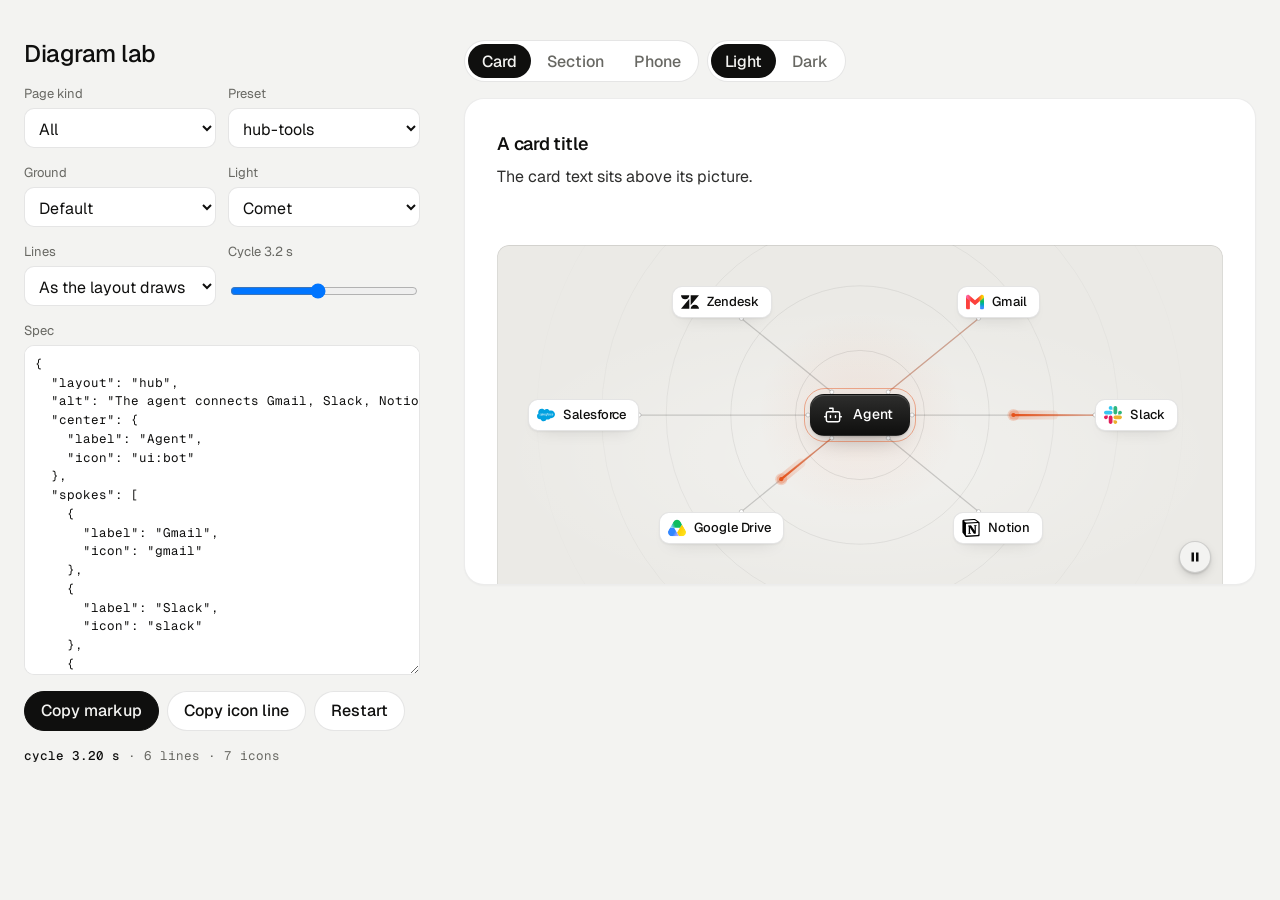
<file: landing-page/assets/diagrams/lab.html>
<!doctype html>
<html lang="en">
<head>
<meta charset="utf-8">
<meta name="viewport" content="width=device-width, initial-scale=1">
<title>Diagram lab</title>
<link rel="preconnect" href="https://fonts.googleapis.com">
<link rel="preconnect" href="https://fonts.gstatic.com" crossorigin>
<link href="https://fonts.googleapis.com/css2?family=Geist:wght@300..700&family=Geist+Mono:wght@400;500&display=swap" rel="stylesheet">
<link rel="stylesheet" href="../ui/cards.css">
<link rel="stylesheet" href="diagram.css">
<style>
  /* The builder: pick a preset, change the JSON or the controls, see the card at once, copy the markup. Not part of a page. */
  :root { --font-text: "Geist", system-ui, sans-serif; --font-display: "Geist", system-ui, sans-serif; --font-mono: "Geist Mono", ui-monospace, monospace; }
  [data-theme="light"] { --bg: #f3f3f1; --card: #ffffff; --ink: #0f0f0e; --muted: #686863; --accent: #e5531c; --accent-ink: #ffffff; --frag: #ffffff; --ground-bg: #ebeae6; --ground-accent: #dcd9d0; --line: rgb(0 0 0 / .1); --field: #ffffff; }
  [data-theme="light"][data-accent="blue"] { --accent: #2456e8; }
  [data-theme="light"][data-accent="green"] { --accent: #16825d; }
  [data-theme="dark"] { --bg: #070708; --card: #141416; --ink: #f2f2ef; --muted: #8f9094; --accent: #ff7a3c; --accent-ink: #120c08; --frag: #1c1d20; --ground-bg: #101012; --ground-accent: #232326; --line: rgb(255 255 255 / .12); --field: #101012; }
  [data-theme="dark"][data-accent="white"] { --accent: #f2f2ef; --accent-ink: #0b0b0c; }
  [data-theme="dark"][data-accent="green"] { --accent: #3ccf8e; --accent-ink: #06130d; }
  * { box-sizing: border-box; }
  html, body { margin: 0; }
  body { font-family: var(--font-text); background: var(--bg); color: var(--ink); -webkit-font-smoothing: antialiased; min-height: 100vh; }
  .lab { display: grid; gap: 32px; max-width: 1440px; margin: 0 auto; padding: 32px 24px 64px; }
  .side { display: grid; gap: 16px; align-content: start; min-width: 0; }
  .side h1 { margin: 0; font: 500 24px/1.2 var(--font-display); letter-spacing: -0.02em; }
  .row { display: grid; gap: 6px; }
  .row > label, .row > .lbl { font-size: 13px; color: var(--muted); }
  .two { display: grid; grid-template-columns: 1fr 1fr; gap: 12px; }
  select, textarea, button, input[type=range] { font: inherit; color: inherit; }
  select, textarea { width: 100%; background: var(--field); border: 1px solid var(--line); border-radius: 10px; padding: 9px 10px; }
  select { height: 40px; }
  textarea { min-height: 360px; resize: vertical; font: 400 12.5px/1.5 var(--font-mono); white-space: pre; tab-size: 2; }
  textarea.is-bad { border-color: #c4321c; }
  .btns { display: flex; flex-wrap: wrap; gap: 8px; }
  button.b { height: 40px; padding: 0 16px; border-radius: 999px; border: 1px solid var(--line); background: var(--card); cursor: pointer; font-weight: 500; }
  button.b:hover { border-color: var(--ink); }
  button.b--main { background: var(--ink); color: var(--bg); border-color: var(--ink); }
  .out { font: 400 12.5px/1.5 var(--font-mono); color: var(--muted); overflow-wrap: anywhere; min-height: 1.5em; }
  .out b { color: var(--ink); font-weight: 500; }
  .out .bad { color: #c4321c; }
  .lb-stage { min-width: 0; display: grid; align-content: start; gap: 16px; }
  .lb-stage .card > .panel { --p-h: 340px; }
  .lb-stage .card--wide > .panel { --p-h: 560px; }
  .lb-stage .card--phone { max-width: 390px; }
  .lb-stage .card--phone > .panel { --p-h: 300px; }
  .seg { display: inline-flex; border: 1px solid var(--line); border-radius: 999px; padding: 3px; gap: 2px; background: var(--card); width: fit-content; }
  .seg button { height: 34px; padding: 0 14px; border: 0; background: none; border-radius: 999px; cursor: pointer; font-weight: 500; color: var(--muted); }
  .seg button[aria-pressed="true"] { background: var(--ink); color: var(--bg); }
  @media (min-width: 1024px) { .lab { grid-template-columns: 400px minmax(0, 1fr); gap: 40px; padding-top: 40px; } textarea { min-height: 330px; } .side { position: sticky; top: 24px; max-height: calc(100vh - 48px); overflow: auto; padding-right: 4px; } }
  @media (max-width: 639px) { .lab { padding: 24px 16px 48px; } }
</style>
</head>
<body data-theme="light" data-icon-base="../icons/demo/">
<div class="lab">
  <aside class="side">
    <h1>Diagram lab</h1>
    <div class="two">
      <div class="row"><label for="type">Page kind</label><select id="type"><option value="">All</option><option>software</option><option>tech</option><option>gaming</option><option>product</option><option>service</option></select></div>
      <div class="row"><label for="preset">Preset</label><select id="preset"></select></div>
    </div>
    <div class="two">
      <div class="row"><label for="ground">Ground</label><select id="ground"><option value="">Default</option><option>dots</option><option>rings</option><option>grid</option><option>glow</option><option>glow dots</option><option>glow rings</option><option>none</option></select></div>
      <div class="row"><label for="pulse">Light</label><select id="pulse"><option value="">Comet</option><option>dot</option><option>none</option></select></div>
    </div>
    <div class="two">
      <div class="row"><label for="curve">Lines</label><select id="curve"><option value="">As the layout draws them</option><option>curve</option><option>elbow</option><option>swirl</option></select></div>
      <div class="row"><label for="cycle">Cycle <span id="cycleV">3.2 s</span></label><input id="cycle" type="range" min="2.5" max="4" step="0.1" value="3.2"></div>
    </div>
    <div class="row"><label for="json">Spec</label><textarea id="json" spellcheck="false"></textarea></div>
    <div class="btns">
      <button class="b b--main" id="copy" type="button">Copy markup</button>
      <button class="b" id="copyIcons" type="button">Copy icon line</button>
      <button class="b" id="restart" type="button">Restart</button>
    </div>
    <div class="out" id="info"></div>
  </aside>
  <main class="lb-stage">
    <div class="btns">
      <div class="seg" id="size" role="group" aria-label="Size"><button type="button" data-v="card" aria-pressed="true">Card</button><button type="button" data-v="section" aria-pressed="false">Section</button><button type="button" data-v="phone" aria-pressed="false">Phone</button></div>
      <div class="seg" id="theme" role="group" aria-label="Palette"><button type="button" data-v="light" aria-pressed="true">Light</button><button type="button" data-v="dark" aria-pressed="false">Dark</button></div>
    </div>
    <article class="card card--row" id="card"><h3 id="ct"></h3><p id="cp"></p><div class="panel"><div class="dg" id="dg"></div></div></article>
  </main>
</div>
<script type="module">
  import dg from './diagram.js';
  const $ = id => document.getElementById(id);
  const presets = await dg.presets();
  const base = new URL('../icons/demo/', location.href).href;
  const q = new URLSearchParams(location.search);
  let spec = null, d = null, size = 'card';

  const names = type => Object.keys(presets).filter(k => !type || (presets[k].types || []).includes(type));
  const fillPresets = () => { $('preset').innerHTML = names($('type').value).map(k => `<option>${k}</option>`).join(''); };
  const load = id => { spec = JSON.parse(JSON.stringify(presets[id])); delete spec.types; $('json').value = JSON.stringify(spec, null, 2); sync(); };
  const first = n => (spec.center || spec.core || spec.input || spec.root || spec.left || {}).label || n;

  function iconIds(o, out = new Set()) {
    if (Array.isArray(o)) o.forEach(x => iconIds(x, out));
    else if (o && typeof o === 'object') for (const k in o) { if (k === 'icon' && typeof o[k] === 'string' && !/^text:|[/.]/.test(o[k])) out.add(o[k]); else iconIds(o[k], out); }
    return out;
  }
  function markup() {
    const j = JSON.stringify(spec);
    return /'/.test(j)
      ? `<div class="panel"><div class="dg" data-diagram><script type="application/json">${j}<\/script></div></div>`
      : `<div class="panel"><div class="dg" data-diagram='${j}'></div></div>`;
  }
  function paint() {
    const card = $('card');
    card.classList.toggle('card--wide', size === 'section');
    card.classList.toggle('card--phone', size === 'phone');
    const s = JSON.parse(JSON.stringify(spec));
    if (size === 'section') s.size = 'section';
    $('ct').textContent = 'A card title';
    $('cp').textContent = 'The card text sits above its picture.';
    const el = $('dg');
    d = dg.mount(el, s, { iconBase: base });
    const ids = [...iconIds(spec)];
    setTimeout(() => {
      $('info').innerHTML = `<b>cycle ${d.T ? d.T.toFixed(2) : '-'} s</b> · ${d.E ? d.E.filter(e => e.lit).length : 0} lines · ${ids.length} icons`;
    }, 400);
  }
  function sync() {
    try { spec = JSON.parse($('json').value); $('json').classList.remove('is-bad'); } catch (e) { $('json').classList.add('is-bad'); $('info').innerHTML = `<span class="bad">${e.message}</span>`; return; }
    paint();
  }
  // a control writes into the spec and the textarea
  function setField(path, v) {
    try { spec = JSON.parse($('json').value); } catch { return; }
    const [a, b] = path.split('.');
    if (b) { spec[a] = spec[a] || {}; if (v === '' || v == null) delete spec[a][b]; else spec[a][b] = v; if (!Object.keys(spec[a]).length) delete spec[a]; }
    else if (v === '' || v == null) delete spec[a]; else spec[a] = v;
    $('json').value = JSON.stringify(spec, null, 2);
    sync();
  }
  $('type').onchange = () => { fillPresets(); load($('preset').value); };
  $('preset').onchange = () => { $('ground').value = $('pulse').value = $('curve').value = ''; $('cycle').value = 3.2; $('cycleV').textContent = '3.2 s'; load($('preset').value); };
  $('ground').onchange = () => setField('ground', $('ground').value);
  $('pulse').onchange = () => setField('motion.pulse', $('pulse').value);
  $('curve').onchange = () => setField('curve', $('curve').value);
  $('cycle').oninput = () => { $('cycleV').textContent = (+$('cycle').value).toFixed(1) + ' s'; setField('motion.cycle', +$('cycle').value === 3.2 ? '' : +$('cycle').value); };
  let t0; $('json').oninput = () => { clearTimeout(t0); t0 = setTimeout(sync, 350); };
  $('restart').onclick = () => d && d.restart && d.restart();
  const copy = async (text, btn, label) => { try { await navigator.clipboard.writeText(text); btn.textContent = 'Copied'; } catch { btn.textContent = 'Copy failed'; } setTimeout(() => (btn.textContent = label), 1400); };
  $('copy').onclick = () => copy(markup(), $('copy'), 'Copy markup');
  $('copyIcons').onclick = () => copy(`node <skill>/scripts/icons.mjs fetch ${[...iconIds(spec)].join(' ')} --out assets/icons`, $('copyIcons'), 'Copy icon line');
  for (const [id, key] of [['size', 'size'], ['theme', 'theme']]) {
    $(id).onclick = ev => {
      const b = ev.target.closest('button'); if (!b) return;
      [...$(id).children].forEach(x => x.setAttribute('aria-pressed', String(x === b)));
      if (key === 'size') { size = b.dataset.v; paint(); } else document.body.dataset.theme = b.dataset.v;
    };
  }
  if (q.get('type')) $('type').value = q.get('type');
  fillPresets();
  if (q.get('preset') && presets[q.get('preset')]) $('preset').value = q.get('preset');
  if (q.get('theme') === 'dark') { document.body.dataset.theme = 'dark'; $('theme').children[1].click(); }
  load($('preset').value);
  window.__lab = { get d() { return d; } };
</script>
</body>
</html>
</file>
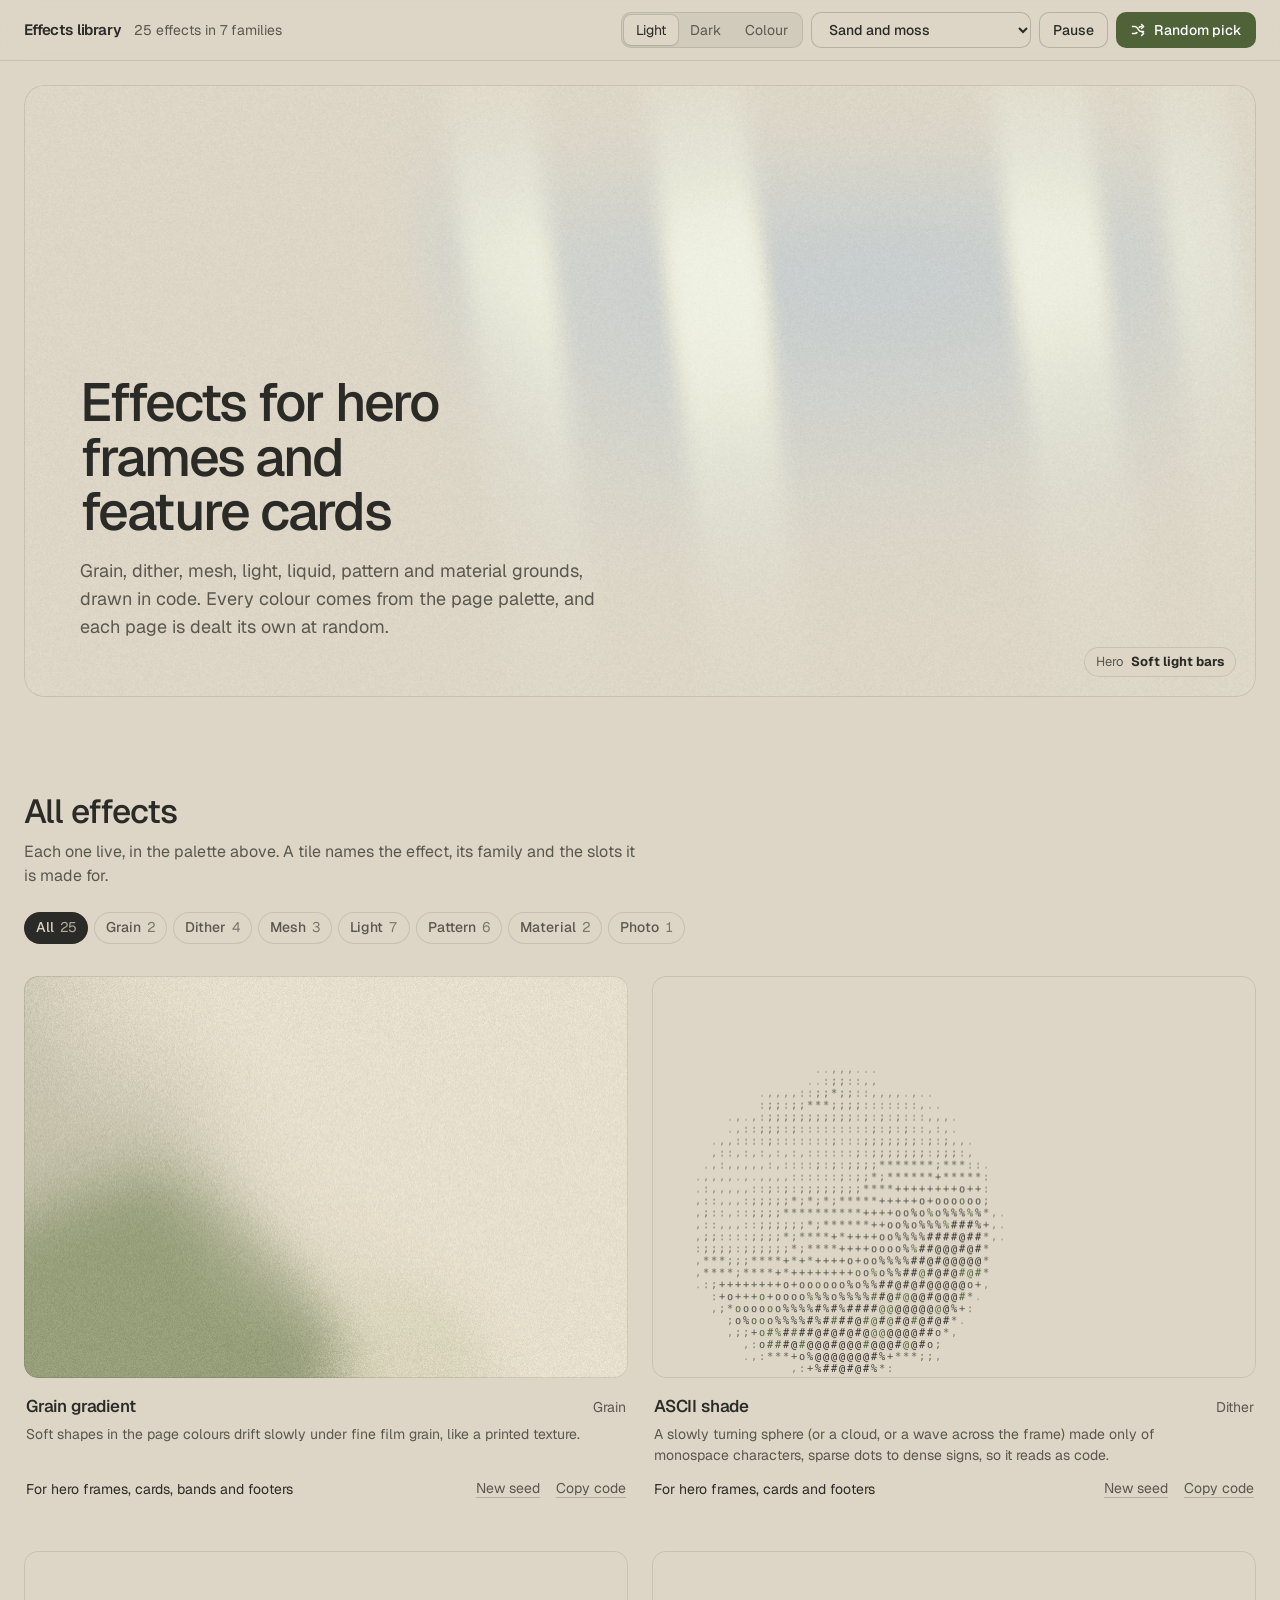
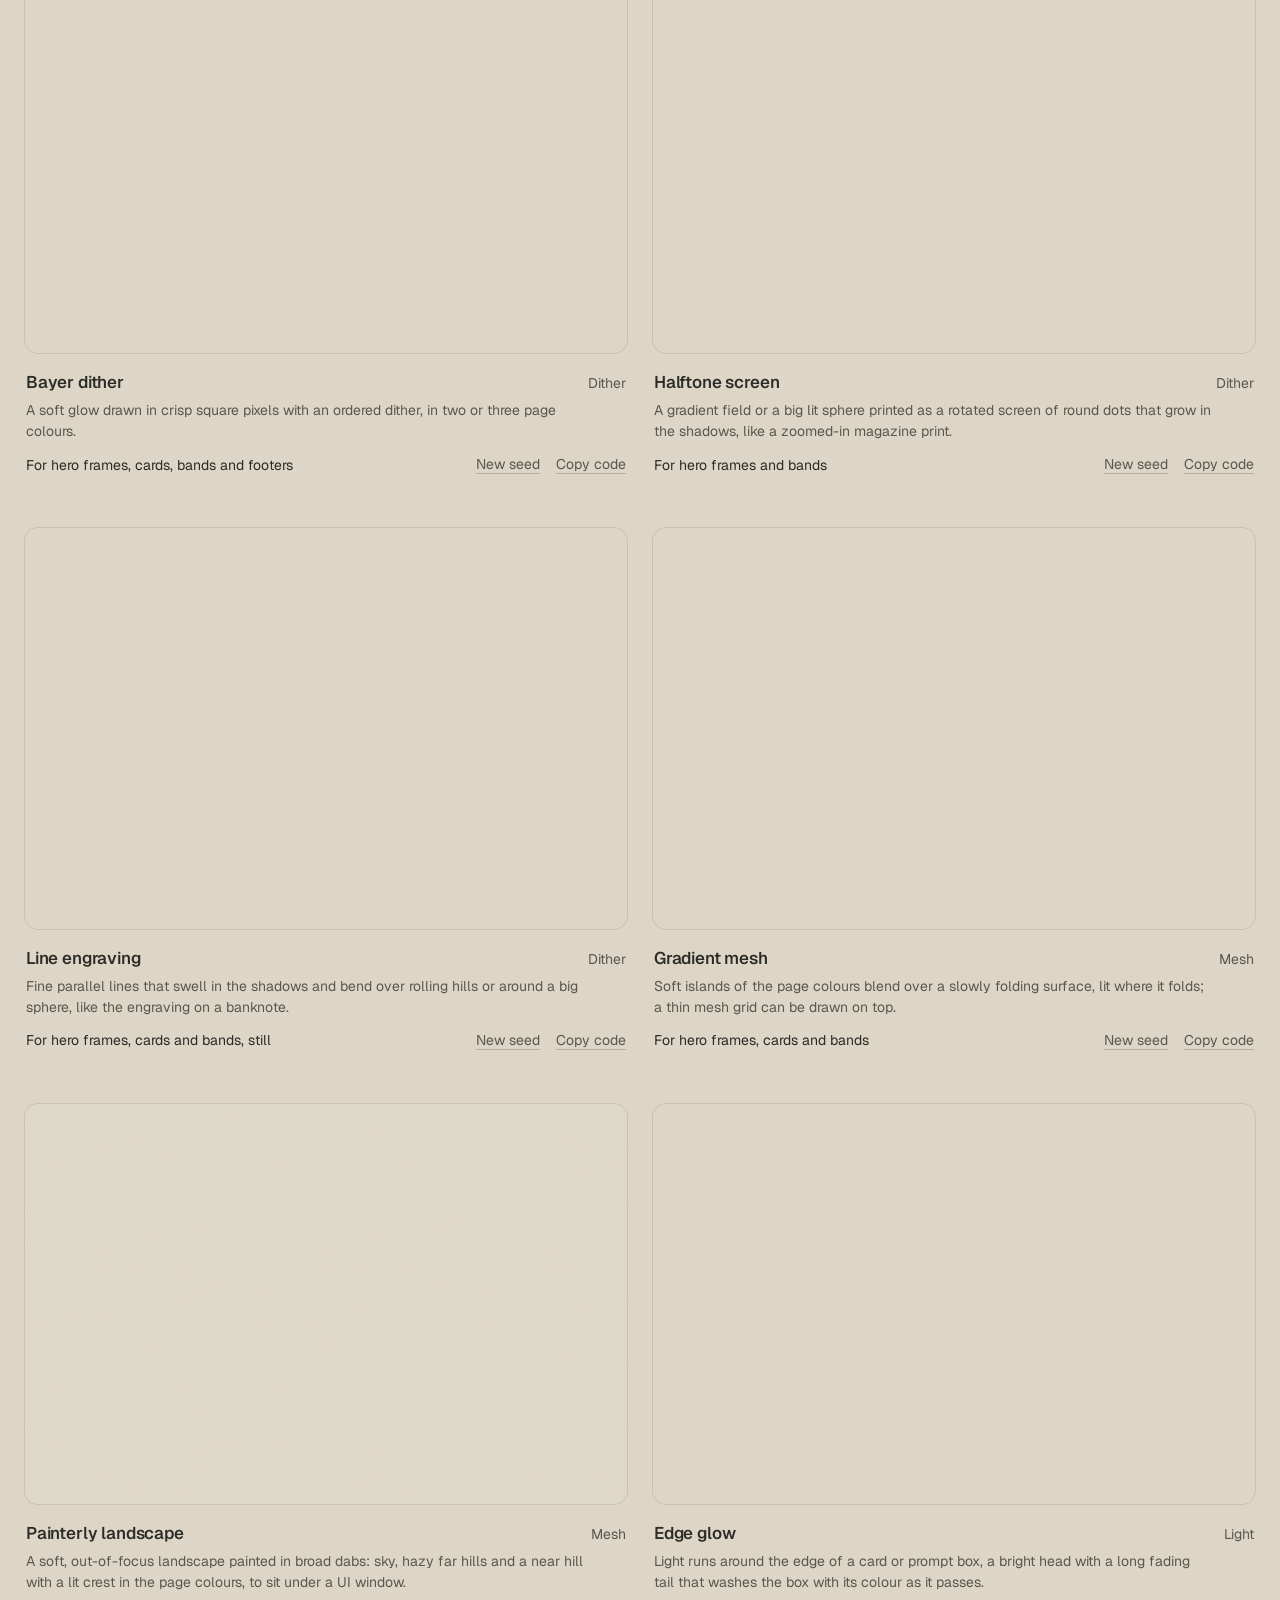
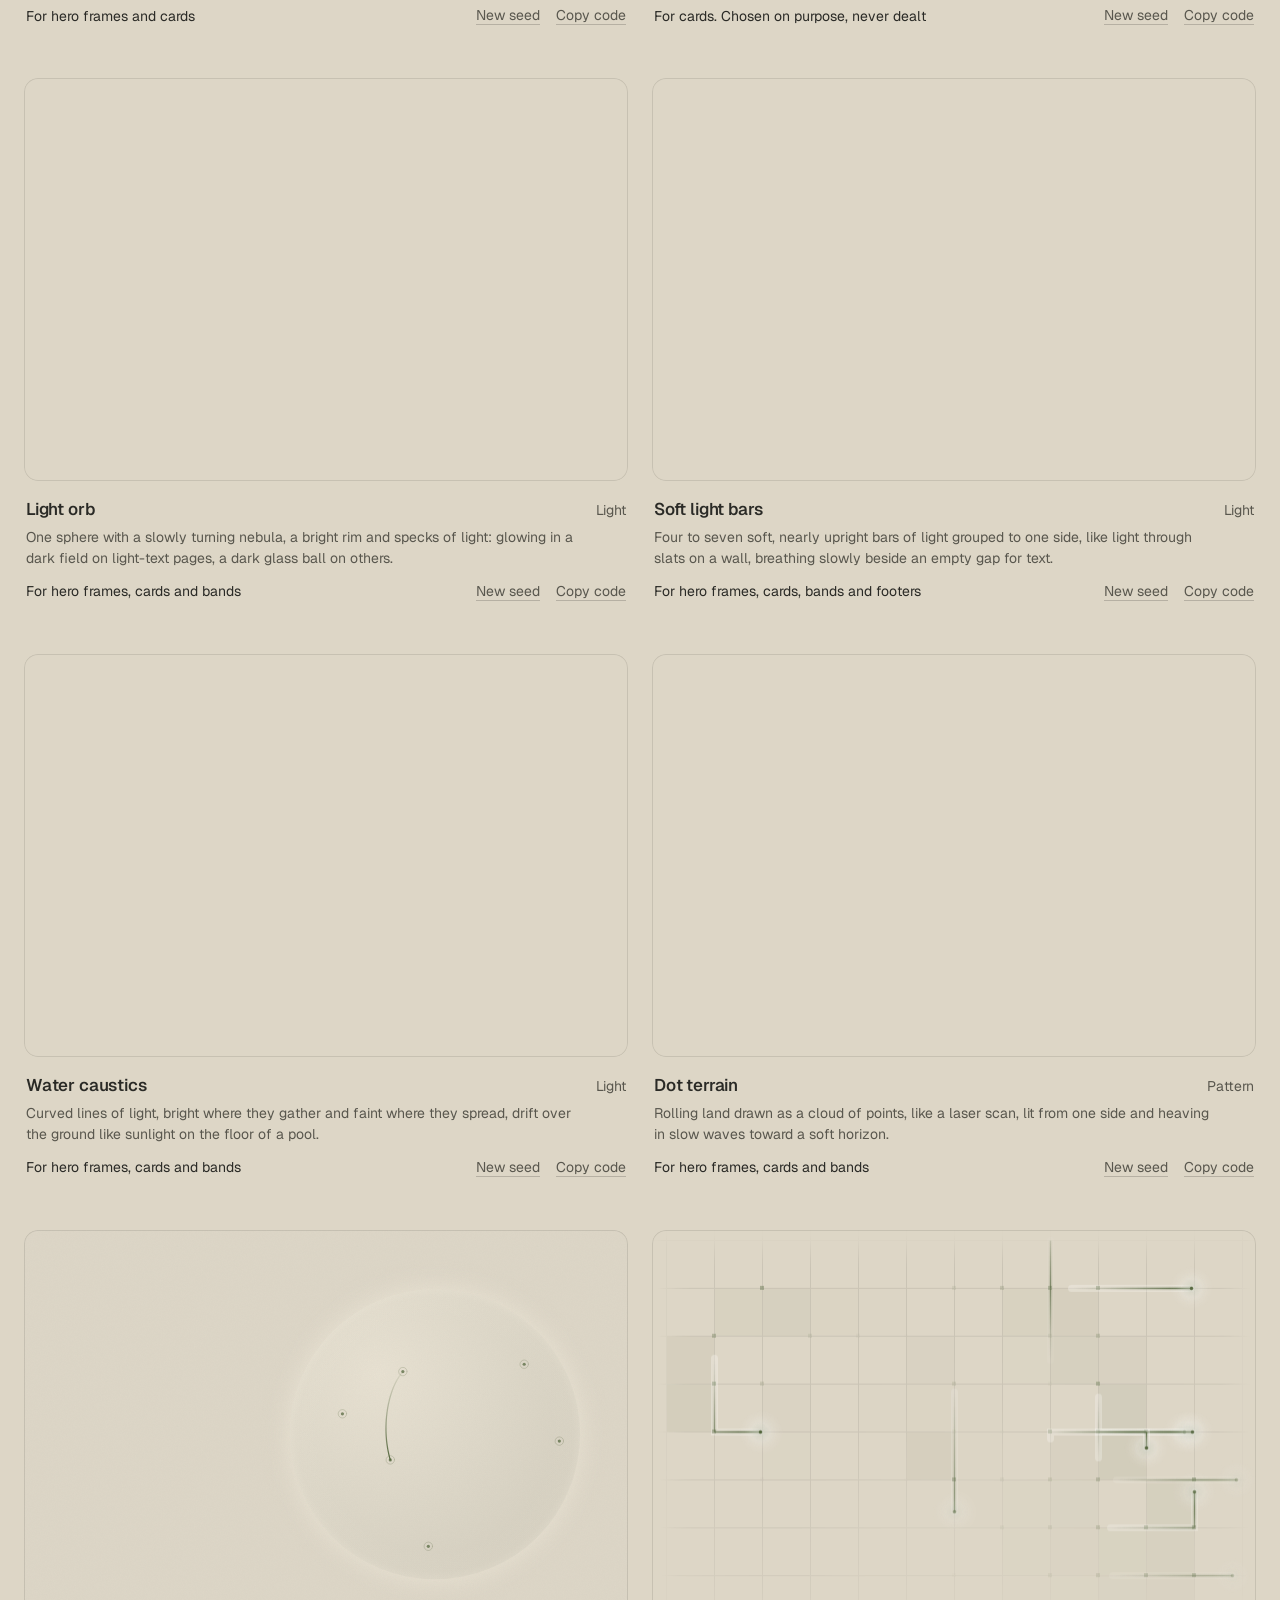
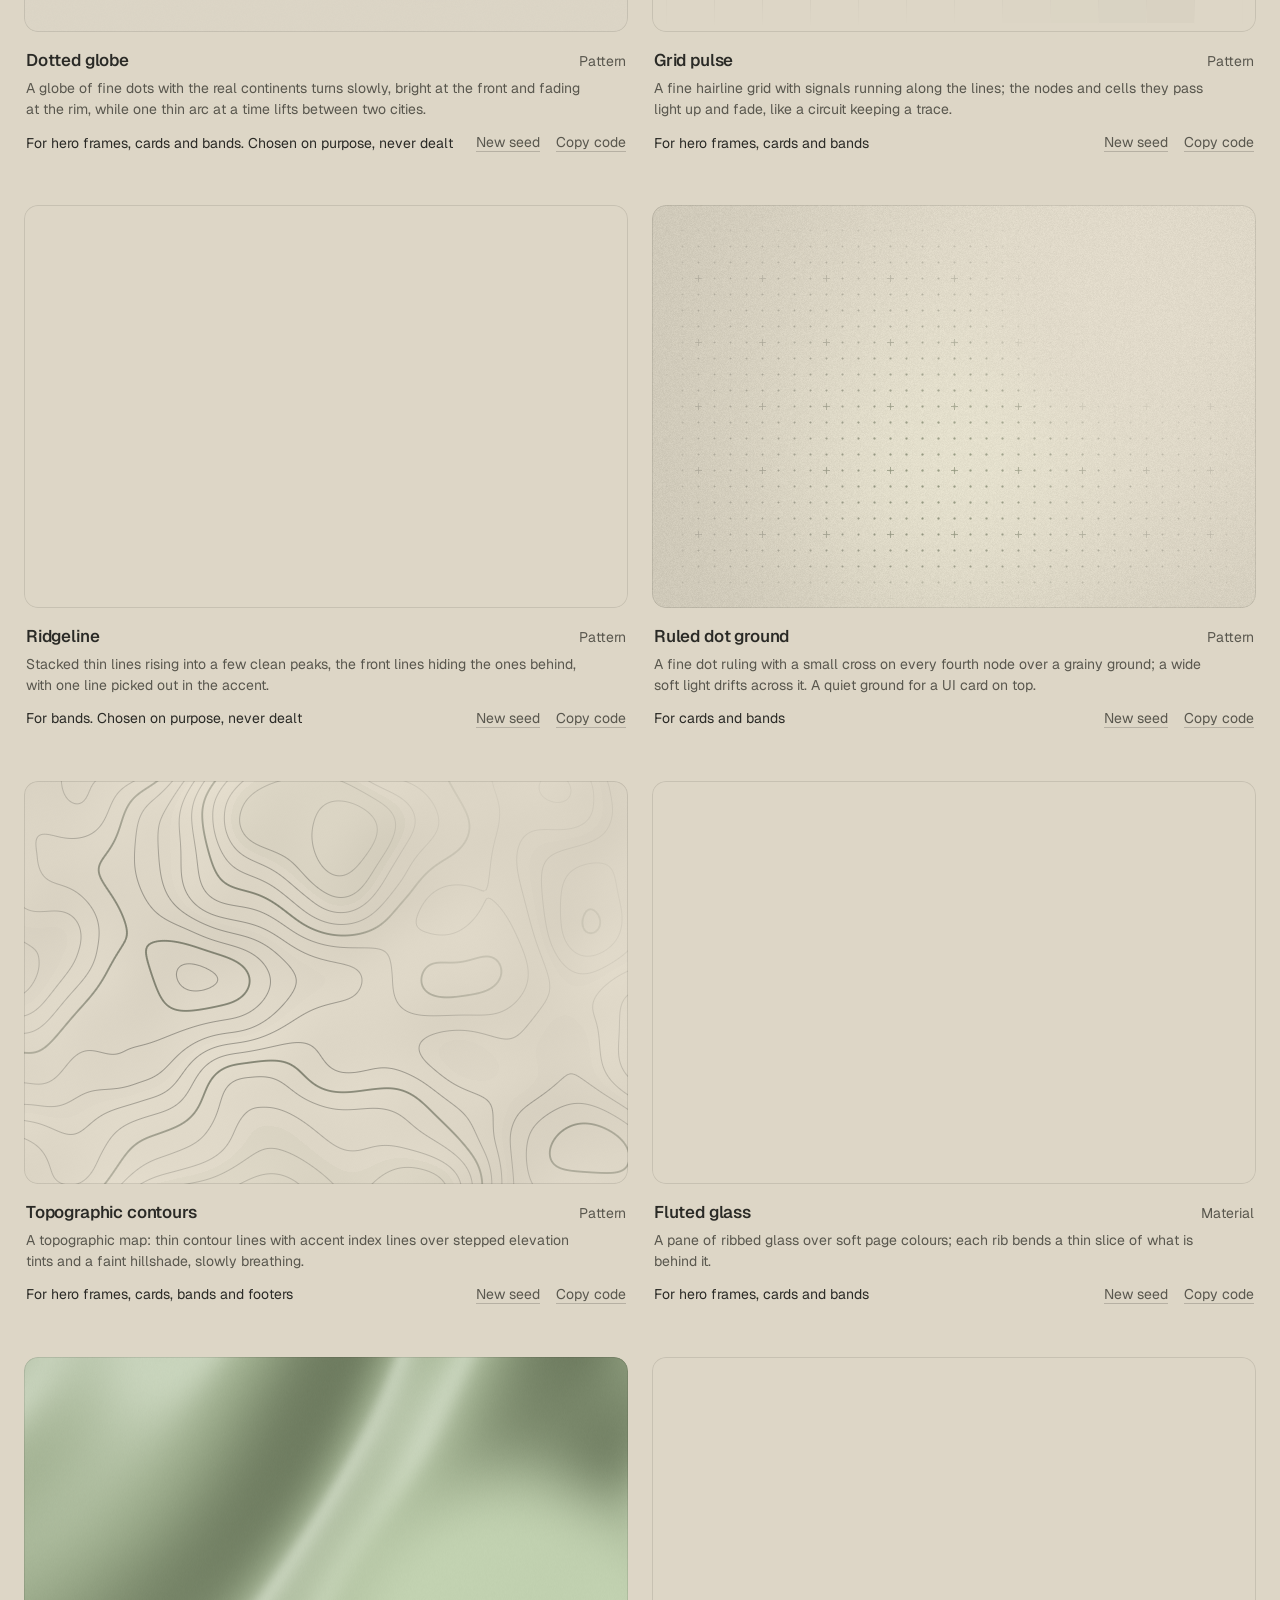
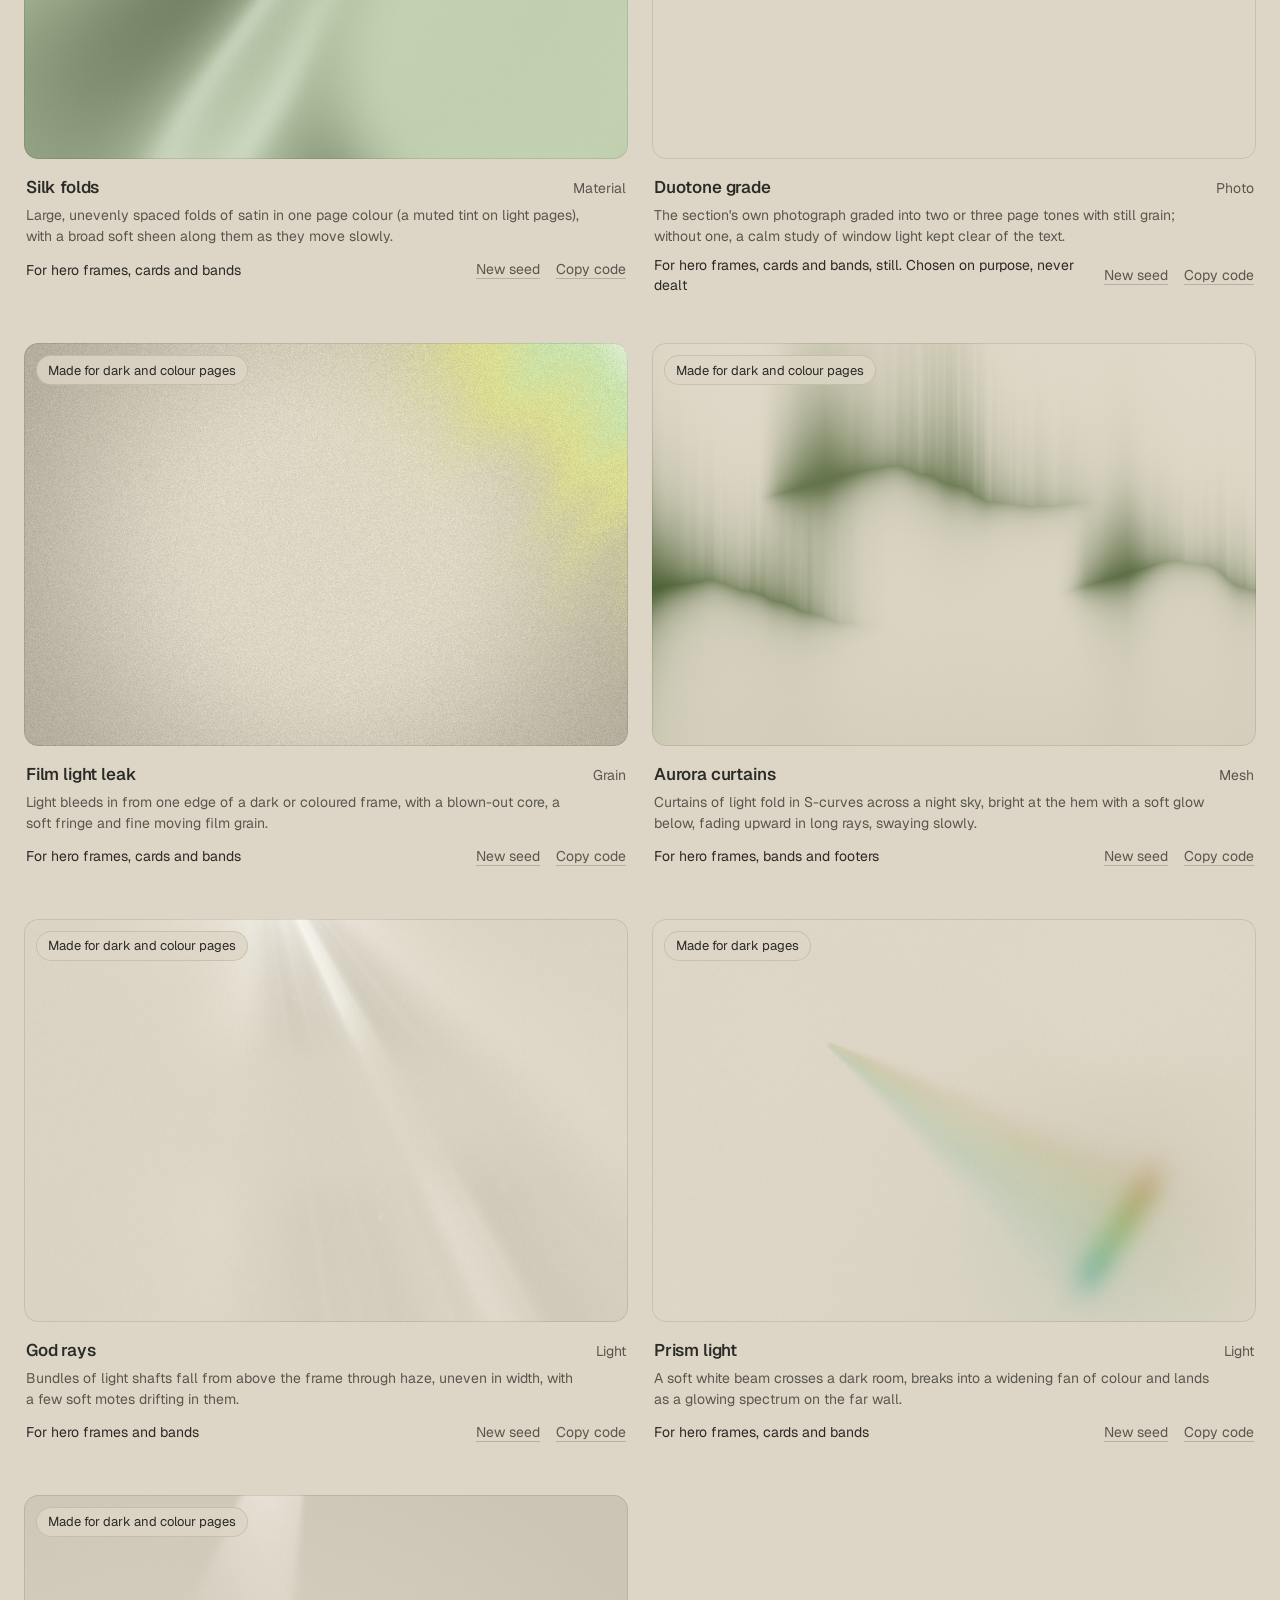
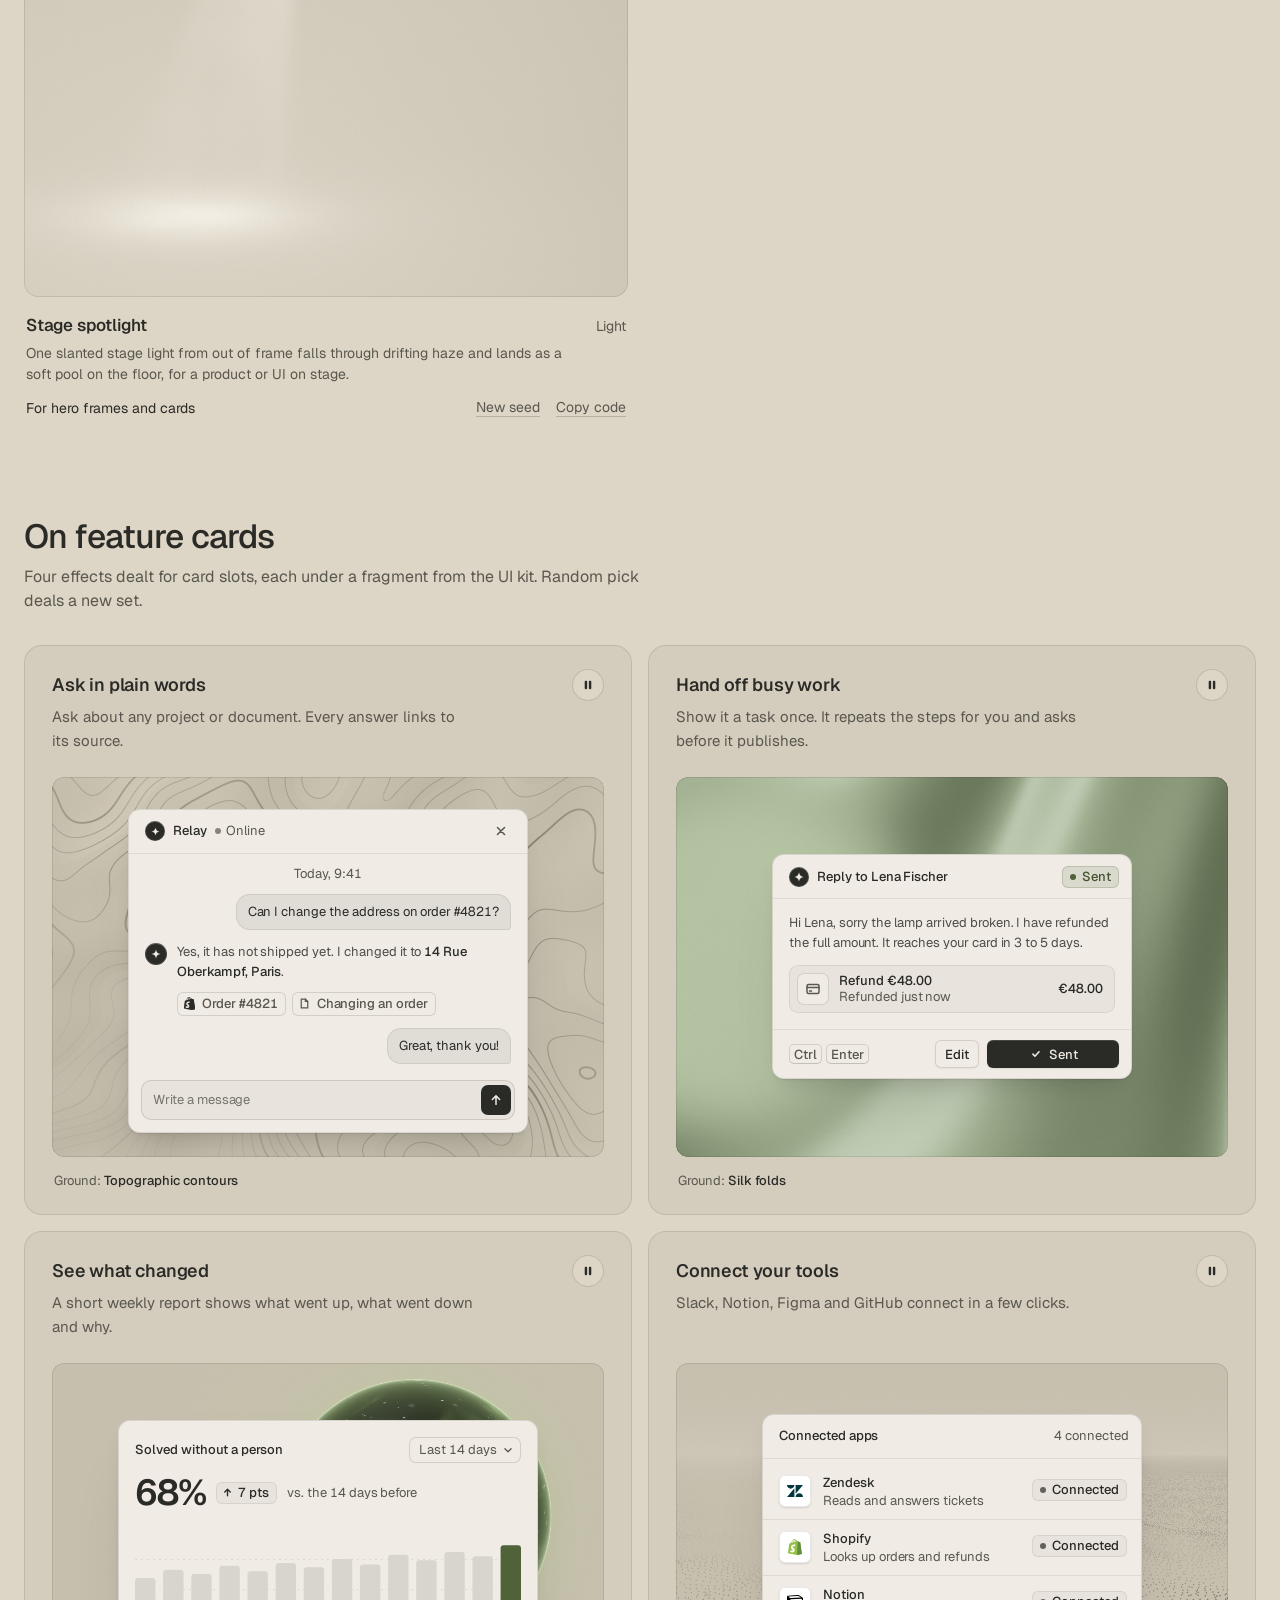
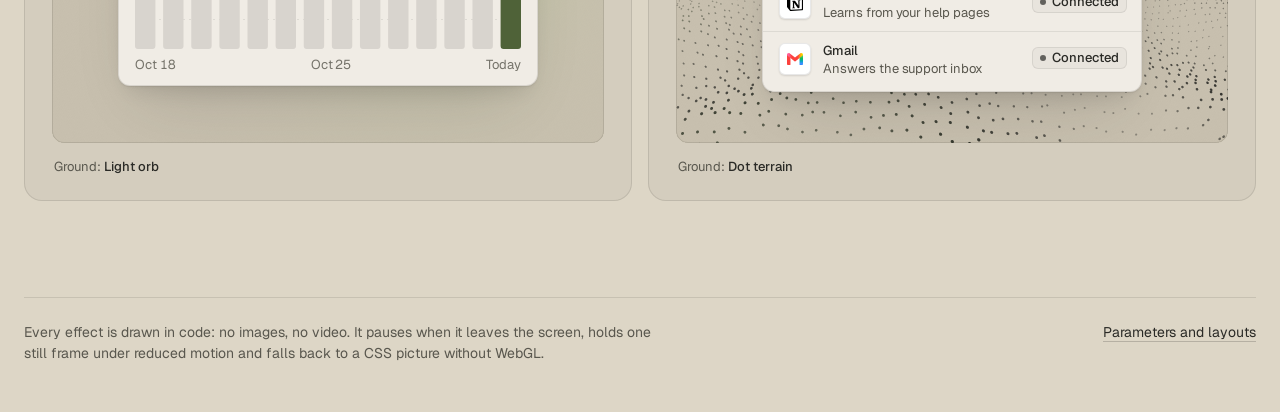
<file: landing-page/assets/effects/gallery.html>
<!doctype html>
<html lang="en">
<head>
<script>window.__tpGlMax = 16;   /* a gallery shows many live effects at once; a page of a site keeps the default 4 (fx.js) */</script>
<meta charset="utf-8">
<meta name="viewport" content="width=device-width, initial-scale=1">
<title>Effects library</title>
<meta name="description" content="Effects drawn in code for hero frames, feature cards and bands, in the page palette.">
<link rel="icon" href="data:,">
<link rel="preconnect" href="https://fonts.googleapis.com">
<link rel="preconnect" href="https://fonts.gstatic.com" crossorigin>
<link href="https://fonts.googleapis.com/css2?family=Geist:wght@100..900&family=Geist+Mono:wght@100..900&display=swap" rel="stylesheet">
<style>
  /* the page palette; the script sets these from the palette switcher */
  :root {
    --bg: #ddd6c6; --surface: #d2cab8; --ink: #2a2a26; --muted: #59574e; --accent: #4f6238; --accent-ink: #ffffff;
    --card: #d2cab8; --panel: #cbc3b1; --win: #eeebe3; --win-surface: #e4e0d6;
    color-scheme: light;
  }
  @media (prefers-color-scheme: dark) {
    :root:not([data-theme="light"]) {
      --bg: #0a0d14; --surface: #131824; --ink: #e9edf3; --muted: #8891a1; --accent: #5ab9fc; --accent-ink: #0a0d14;
      --card: #131824; --panel: #0a0d14; --win: #1d2230; --win-surface: #262c3b;
      color-scheme: dark;
    }
  }
  :root[data-theme="dark"] {
    --bg: #0a0d14; --surface: #131824; --ink: #e9edf3; --muted: #8891a1; --accent: #5ab9fc; --accent-ink: #0a0d14;
    --card: #131824; --panel: #0a0d14; --win: #1d2230; --win-surface: #262c3b;
    color-scheme: dark;
  }
  :root {
    --line: color-mix(in oklab, var(--ink) 12%, transparent);
    --line-2: color-mix(in oklab, var(--ink) 22%, transparent);
    --chip: color-mix(in oklab, var(--ink) 6%, var(--bg));
    --font: "Geist", ui-sans-serif, system-ui, -apple-system, "Segoe UI", Roboto, "Helvetica Neue", Arial, sans-serif;
    --mono: "Geist Mono", ui-monospace, "SFMono-Regular", Consolas, monospace;
    --wrap: 1320px;
    --gut: 24px;
  }
  * { box-sizing: border-box; }
  html { -webkit-text-size-adjust: 100%; scroll-behavior: smooth; }
  @media (prefers-reduced-motion: reduce) { html { scroll-behavior: auto; } }
  body {
    margin: 0; background: var(--bg); color: var(--ink);
    font: 15px/1.5 var(--font); -webkit-font-smoothing: antialiased; font-feature-settings: "ss01" 0;
    overflow-x: hidden;
  }
  button, select { font: inherit; color: inherit; }
  :focus-visible { outline: 2px solid var(--accent); outline-offset: 2px; }
  .wrap { max-width: calc(var(--wrap) + 2 * var(--gut)); margin: 0 auto; padding: 0 var(--gut); }

  /* top bar */
  .top { position: sticky; top: 0; z-index: 50; background: color-mix(in oklab, var(--bg) 86%, transparent);
    backdrop-filter: blur(16px) saturate(1.2); -webkit-backdrop-filter: blur(16px) saturate(1.2); border-bottom: 1px solid var(--line); }
  .top-in { display: flex; align-items: center; gap: 12px 8px; padding-top: 12px; padding-bottom: 12px; }
  .top-in .controls { margin-left: auto; }
  .brand { display: flex; align-items: baseline; gap: 12px; min-width: 0; }
  .brand b { font-size: 15px; font-weight: 600; letter-spacing: -0.01em; white-space: nowrap; }
  .brand span { color: var(--muted); font-size: 14px; white-space: nowrap; }
  .controls { display: flex; align-items: center; gap: 8px; flex-wrap: wrap; }
  .seg { display: inline-flex; padding: 3px; border-radius: 10px; background: var(--chip); box-shadow: inset 0 0 0 1px var(--line); }
  .seg button { height: 30px; border: 0; background: transparent; padding: 0 12px; border-radius: 7px; cursor: pointer; color: var(--muted); font-size: 14px; }
  .seg button[aria-pressed="true"] { background: var(--bg); color: var(--ink); box-shadow: 0 0 0 1px var(--line), 0 1px 2px rgb(0 0 0 / 0.08); }
  .btn, .select {
    height: 36px; padding: 0 14px; border-radius: 10px; border: 0; background: var(--bg); color: var(--ink);
    box-shadow: inset 0 0 0 1px var(--line-2); cursor: pointer; display: inline-flex; align-items: center; gap: 8px;
    font-size: 14px; font-weight: 500; white-space: nowrap;
  }
  .btn:hover, .select:hover { box-shadow: inset 0 0 0 1px color-mix(in oklab, var(--ink) 38%, transparent); }
  .btn--primary { background: var(--accent); color: var(--accent-ink); box-shadow: none; }
  .btn--primary:hover { box-shadow: none; background: color-mix(in oklab, var(--accent) 88%, var(--ink)); }
  .btn svg { width: 16px; height: 16px; flex: none; }
  .select { max-width: 220px; padding-right: 10px; }

  /* hero: a dealt hero effect with text in its calm area */
  .hero { position: relative; margin-top: 24px; height: clamp(480px, 68vh, 660px); border-radius: 20px; overflow: hidden;
    display: flex; flex-direction: column; justify-content: flex-end; }
  .hero::after, .stage::after, .panel::after { content: ""; position: absolute; inset: 0; border-radius: inherit; box-shadow: inset 0 0 0 1px var(--line); pointer-events: none; z-index: 2; }
  .hero-copy { position: relative; z-index: 1; padding: 56px; max-width: 760px; }
  .hero h1 { max-width: 9.5em; margin: 0 0 18px; font-size: clamp(38px, 3.4vw + 10px, 62px); line-height: 1.02; letter-spacing: -0.035em; font-weight: 520; text-wrap: balance; }
  .hero p { margin: 0; max-width: 44ch; font-size: 18px; line-height: 28px; color: var(--muted); text-wrap: pretty; }
  .hero-tag { position: absolute; right: 20px; bottom: 20px; z-index: 3; }
  .tag { display: inline-flex; align-items: center; gap: 8px; height: 30px; padding: 0 12px; border-radius: 999px; font-size: 13px;
    background: color-mix(in oklab, var(--bg) 82%, transparent); color: var(--ink); box-shadow: inset 0 0 0 1px var(--line);
    backdrop-filter: blur(10px); -webkit-backdrop-filter: blur(10px); white-space: nowrap; }
  .tag span { color: var(--muted); }

  /* sections */
  section { padding-top: 96px; }
  .sec-head { display: flex; align-items: flex-end; justify-content: space-between; gap: 24px 48px; flex-wrap: wrap; margin-bottom: 32px; }
  .sec-head h2 { margin: 0 0 10px; font-size: clamp(28px, 1.2vw + 18px, 36px); line-height: 1.1; letter-spacing: -0.025em; font-weight: 520; }
  .sec-head p { margin: 0; color: var(--muted); max-width: 56ch; font-size: 16px; line-height: 24px; text-wrap: pretty; }
  .filters { display: flex; flex-wrap: wrap; gap: 6px; }
  .filters button { height: 32px; padding: 0 12px; border-radius: 999px; border: 0; cursor: pointer; font-size: 14px; color: var(--muted);
    background: transparent; box-shadow: inset 0 0 0 1px var(--line); }
  .filters button b { font-weight: 500; }
  .filters button span { margin-left: 6px; font-variant-numeric: tabular-nums; opacity: 0.75; }
  .filters button[aria-pressed="true"] { background: var(--ink); color: var(--bg); box-shadow: none; }

  /* the grid of every effect: one size of tile, labels under the picture */
  .grid { display: grid; grid-template-columns: repeat(2, minmax(0, 1fr)); gap: 48px 24px; }
  .tile { min-width: 0; display: flex; flex-direction: column; }
  .tile[hidden] { display: none; }
  .stage { position: relative; aspect-ratio: 3 / 2; border-radius: 14px; overflow: hidden; background: var(--bg); }
  .badge { position: absolute; top: 12px; left: 12px; z-index: 3; }
  .info { padding: 16px 2px 0; display: grid; gap: 6px; }
  .info-top { display: flex; align-items: baseline; justify-content: space-between; gap: 16px; }
  .info h3 { margin: 0; font-size: 17px; line-height: 24px; font-weight: 560; letter-spacing: -0.01em; }
  .fam { flex: none; font-size: 14px; color: var(--muted); }
  .look { margin: 0; color: var(--muted); font-size: 14px; line-height: 21px; max-width: 62ch; min-height: 42px;
    display: -webkit-box; -webkit-line-clamp: 2; -webkit-box-orient: vertical; overflow: hidden; }
  .info-foot { display: flex; align-items: center; justify-content: space-between; gap: 16px; margin-top: 2px; }
  .for { margin: 0; font-size: 14px; line-height: 20px; }
  .links { flex: none; display: flex; gap: 16px; }
  .links button { border: 0; background: none; padding: 4px 0; cursor: pointer; font-size: 14px; color: var(--muted);
    text-decoration: underline; text-decoration-color: var(--line-2); text-underline-offset: 4px; }
  .links button:hover { color: var(--ink); text-decoration-color: currentColor; }

  /* feature cards: an effect ground in the inset panel and a UI fragment on top */
  .cards { display: grid; grid-template-columns: repeat(2, minmax(0, 1fr)); gap: 16px; }
  .card { background: var(--card); border-radius: 18px; padding: 28px 28px 24px; box-shadow: inset 0 0 0 1px var(--line); display: flex; flex-direction: column; min-width: 0; }
  .card h3 { margin: 0 0 8px; font-size: 18px; line-height: 24px; font-weight: 560; letter-spacing: -0.01em; }
  .card > p:not(.ground) { margin: 0; color: var(--muted); font-size: 15px; line-height: 24px; max-width: 44ch; min-height: 48px; text-wrap: pretty; }
  .panel { position: relative; margin-top: 24px; height: 380px; border-radius: 12px; overflow: hidden; display: grid; place-items: center; padding: 32px; }
  .panel--bleed { place-items: end center; padding-bottom: 0; }
  .panel--bleed > .slot { margin-bottom: -48px; }
  .slot { position: relative; z-index: 1; max-width: 100%;
    --ui-font: var(--font); --ui-mono: var(--mono); --ui-radius: 12px;
    --fx-bg: var(--win); --fx-surface: var(--win-surface); --fx-ink: var(--ink); --fx-muted: var(--muted);
    --fx-accent: var(--accent); --fx-accent-ink: var(--accent-ink); }
  .ground { margin: 14px 2px 0; font-size: 13px; line-height: 20px; color: var(--muted); }
  .ground b { font-weight: 500; color: var(--ink); }

  .foot { padding-top: 96px; padding-bottom: 48px; }
  .foot-in > div { border-top: 1px solid var(--line); padding-top: 24px; display: flex; justify-content: space-between; gap: 16px 48px; flex-wrap: wrap; color: var(--muted); font-size: 14px; }
  .foot-in p { margin: 0; max-width: 72ch; }
  .foot a { color: var(--ink); text-underline-offset: 4px; text-decoration-color: var(--line-2); }
  .empty { padding: 64px 0; color: var(--muted); }

  .toast { position: fixed; left: 50%; bottom: 24px; z-index: 60; transform: translate(-50%, 16px); opacity: 0; pointer-events: none;
    max-width: calc(100vw - 32px); padding: 10px 16px; border-radius: 12px; background: var(--ink); color: var(--bg); font-size: 14px;
    transition: opacity .2s ease, transform .2s ease; }
  .toast.on { opacity: 1; transform: translate(-50%, 0); }

  @media (max-width: 1080px) {
    .hero-copy { padding: 40px; }
  }
  @media (max-width: 860px) {
    .grid, .cards { grid-template-columns: minmax(0, 1fr); }
    .grid { gap: 40px; }
  }
  @media (max-width: 720px) {
    :root { --gut: 16px; }
    .top { position: static; }
    .brand span, .select { display: none; }
    .top-in { display: grid; grid-template-columns: 1fr auto; grid-template-areas: "brand deal" "controls controls"; }
    .brand { grid-area: brand; }
    #deal { grid-area: deal; }
    .top-in .controls { grid-area: controls; margin-left: 0; flex-wrap: nowrap; }
    .seg { flex: 1; }
    .seg button { flex: 1; }
    .hero { margin-top: 16px; height: 560px; border-radius: 16px; }
    .hero-copy { padding: 28px 24px 72px; }
    .hero p { font-size: 16px; line-height: 24px; }
    .hero-tag { left: 24px; right: auto; bottom: 20px; }
    section { padding-top: 72px; }
    .card { padding: 20px; }
    .panel { height: 340px; padding: 20px 16px; }
    .info-foot { flex-wrap: wrap; }
  }
</style>
</head>
<body>
<header class="top">
  <div class="wrap top-in">
    <div class="brand"><b>Effects library</b><span id="count"></span></div>
    <div class="controls">
      <div class="seg" role="group" aria-label="Palette kind">
        <button type="button" data-kind="light">Light</button>
        <button type="button" data-kind="dark">Dark</button>
        <button type="button" data-kind="colour">Colour</button>
      </div>
      <select class="select" id="pal" aria-label="Palette"></select>
      <button type="button" class="btn" id="pause" aria-pressed="false">Pause</button>
    </div>
    <button type="button" class="btn btn--primary" id="deal">
        <svg viewBox="0 0 16 16" aria-hidden="true"><path d="M2.5 4.5h2.2c1.2 0 2 .6 2.7 1.6l1.2 1.8c.7 1 1.5 1.6 2.7 1.6h2.2M11.6 2.5l2 2-2 2M2.5 11.5h2.2c.9 0 1.6-.3 2.2-.9M11.6 9.5l2 2-2 2M9.3 5.4c.6-.6 1.3-.9 2.1-.9" fill="none" stroke="currentColor" stroke-width="1.5" stroke-linecap="round" stroke-linejoin="round"/></svg>
        Random pick
    </button>
  </div>
</header>

<main>
  <div class="wrap">
    <div class="hero" id="hero">
      <div class="hero-copy">
        <h1>Effects for hero frames and feature cards</h1>
        <p id="lede">Grain, dither, mesh, light, liquid, pattern and material grounds, drawn in code. Every colour comes from the page palette, and each page is dealt its own at random.</p>
      </div>
      <div class="hero-tag"><span class="tag" id="hero-tag"><span>Hero</span> <b></b></span></div>
    </div>
  </div>

  <section id="all">
    <div class="wrap">
      <div class="sec-head">
        <div>
          <h2>All effects</h2>
          <p>Each one live, in the palette above. A tile names the effect, its family and the slots it is made for.</p>
        </div>
        <div class="filters" id="filters" role="group" aria-label="Family"></div>
      </div>
      <div class="grid" id="grid"></div>
    </div>
  </section>

  <section id="cards">
    <div class="wrap">
      <div class="sec-head">
        <div>
          <h2>On feature cards</h2>
          <p>Four effects dealt for card slots, each under a fragment from the UI kit. Random pick deals a new set.</p>
        </div>
      </div>
      <div class="cards">
        <article class="card">
          <h3>Ask in plain words</h3>
          <p>Ask about any project or document. Every answer links to its source.</p>
          <div class="panel" data-card="0"><div class="slot" data-ui-load="chat"></div></div>
          <p class="ground">Ground: <b></b></p>
        </article>
        <article class="card">
          <h3>Hand off busy work</h3>
          <p>Show it a task once. It repeats the steps for you and asks before it publishes.</p>
          <div class="panel" data-card="1"><div class="slot" data-ui-load="cursor"></div></div>
          <p class="ground">Ground: <b></b></p>
        </article>
        <article class="card">
          <h3>See what changed</h3>
          <p>A short weekly report shows what went up, what went down and why.</p>
          <div class="panel" data-card="2"><div class="slot" data-ui-load="stat"></div></div>
          <p class="ground">Ground: <b></b></p>
        </article>
        <article class="card">
          <h3>Connect your tools</h3>
          <p>Slack, Notion, Figma and GitHub connect in a few clicks.</p>
          <div class="panel" data-card="3"><div class="slot" data-ui-load="integrations"></div></div>
          <p class="ground">Ground: <b></b></p>
        </article>
      </div>
    </div>
  </section>

  <footer class="foot">
    <div class="wrap foot-in"><div>
      <p>Every effect is drawn in code: no images, no video. It pauses when it leaves the screen, holds one still frame under reduced motion and falls back to a CSS picture without WebGL.</p>
      <p><a id="lab" href="lab.html">Parameters and layouts</a></p>
    </div></div>
  </footer>
</main>
<div class="toast" id="toast" role="status" aria-live="polite"></div>

<script id="paths" type="application/json">{"fx": "./", "ui": "../ui/"}</script>
<script id="palettes" type="application/json">[{"id":"white-link-blue","name":"Sheet and biro","bg":"#ffffff","surface":"#f4f4f4","ink":"#111111","muted":"#6b6b6b","accent":"#1a4be0","accentInk":"#ffffff"},{"id":"cool-white-slate","name":"Frost and slate","bg":"#f7f9fa","surface":"#ecf0f2","ink":"#1f3038","muted":"#5d6b72","accent":"#0d7480","accentInk":"#ffffff"},{"id":"rose-grey-green","name":"Rose grey, green","bg":"#ebe5e3","surface":"#e1dad7","ink":"#2b2622","muted":"#6a615d","accent":"#0f7d45","accentInk":"#ffffff"},{"id":"paper-grey-brass","name":"Newsprint and brass","bg":"#e8e8e3","surface":"#dcdcd6","ink":"#181715","muted":"#63625c","accent":"#bfb21a","accentInk":"#181715"},{"id":"stone-blueprint","name":"Stone and blueprint","bg":"#dfdedb","surface":"#d3d2ce","ink":"#26251e","muted":"#5f5d55","accent":"#2456d6","accentInk":"#ffffff"},{"id":"white-navy-tab","name":"Navy on white","bg":"#ffffff","surface":"#f4f4f2","ink":"#1f2b4d","muted":"#6a7186","accent":"#f7941d","accentInk":"#1f2b4d"},{"id":"three-stones","name":"Three stones","bg":"#eeecea","surface":"#e4e1dd","ink":"#333231","muted":"#6b6763","accent":"#5c6b54","accentInk":"#ffffff"},{"id":"putty-black-teal","name":"Putty and black","bg":"#dedad3","surface":"#d3cec6","ink":"#0a0a0a","muted":"#5c5852","accent":"#256f82","accentInk":"#ffffff"},{"id":"moss-sand","name":"Sand and moss","bg":"#ddd6c6","surface":"#d2cab8","ink":"#2a2a26","muted":"#59574e","accent":"#4f6238","accentInk":"#ffffff"},{"id":"green-mat-chocolate","name":"Bone, green, chocolate","bg":"#e5e1d8","surface":"#dad5ca","ink":"#2a1d17","muted":"#6b5b51","accent":"#456f3a","accentInk":"#ffffff"},{"id":"lunar-grey-bronze","name":"Lunar and bronze","bg":"#111111","surface":"#1c1c1c","ink":"#f2f2f2","muted":"#8f8f8f","accent":"#a08672","accentInk":"#111111"},{"id":"blue-black-cornflower","name":"Night and sky blue","bg":"#0a0d14","surface":"#131824","ink":"#e9edf3","muted":"#8891a1","accent":"#5ab9fc","accentInk":"#0a0d14"},{"id":"green-black-bone","name":"Green-black and bone","bg":"#161c1a","surface":"#1f2725","ink":"#e3e2da","muted":"#8e948d","accent":"#9fc7b8","accentInk":"#161c1a"},{"id":"black-crimson","name":"Black and crimson","bg":"#0a0a0a","surface":"#151515","ink":"#efefef","muted":"#8c8c8c","accent":"#b11226","accentInk":"#ffffff"},{"id":"forest-pale-lime","name":"Forest and lime","bg":"#0f1f10","surface":"#162a17","ink":"#ffffff","muted":"#9aa39a","accent":"#c6f19d","accentInk":"#0f1f10"},{"id":"charcoal-room-sage","name":"Charcoal and sage","bg":"#1c1c1c","surface":"#262626","ink":"#f1f1ef","muted":"#9a9b96","accent":"#8fa68e","accentInk":"#1c1c1c"},{"id":"warm-black-gold","name":"Warm black, gold","bg":"#0c0a08","surface":"#181512","ink":"#ffffff","muted":"#8f8a84","accent":"#c9a45a","accentInk":"#0c0a08"},{"id":"graphite-safety-orange","name":"Graphite and orange","bg":"#18191b","surface":"#222427","ink":"#eff0f1","muted":"#9c9ea3","accent":"#ff4a1f","accentInk":"#18191b"},{"id":"soot-pale-lime","name":"Soot and lime","bg":"#0f0f0f","surface":"#1a1a1a","ink":"#ffffff","muted":"#8f8f8f","accent":"#dafa9c","accentInk":"#0f0f0f"},{"id":"plum-black-pink","name":"Plum-black and pink","bg":"#0d060b","surface":"#1b0e17","ink":"#ffffff","muted":"#9a8f97","accent":"#ff488b","accentInk":"#0d060b"},{"id":"white-signal-red","name":"Signal red, white","bg":"#ffffff","surface":"#f2f2f2","ink":"#0a0a0a","muted":"#6b6b6b","accent":"#d92b21","accentInk":"#ffffff"},{"id":"white-mint-tiles","name":"Greys and mint","bg":"#ffffff","surface":"#f3f3f3","ink":"#232323","muted":"#6e6e6e","accent":"#a1ffcb","accentInk":"#232323"},{"id":"cool-grey-cobalt","name":"Cool grey, cobalt","bg":"#eef0f3","surface":"#e2e5ea","ink":"#0b0c0e","muted":"#5d6470","accent":"#1f2de6","accentInk":"#ffffff"},{"id":"offwhite-bottle-yellow","name":"Bottle ink, yellow","bg":"#f7f7f7","surface":"#ebebeb","ink":"#0d2a1c","muted":"#5f6b64","accent":"#f6e016","accentInk":"#0d2a1c"},{"id":"teal-on-paper","name":"Teal on paper","bg":"#f7f9f8","surface":"#ebf0ee","ink":"#06525c","muted":"#2f737d","accent":"#06525c","accentInk":"#f7f9f8"},{"id":"navy-pink","name":"Navy and pink","bg":"#1a2039","surface":"#212846","ink":"#f9a3c0","muted":"#b9879c","accent":"#f9a3c0","accentInk":"#1a2039"},{"id":"blush-aubergine","name":"Blush and aubergine","bg":"#edccbe","surface":"#e8c2b2","ink":"#351a2b","muted":"#6c4857","accent":"#351a2b","accentInk":"#edccbe"},{"id":"cobalt-on-sand","name":"Cobalt on sand","bg":"#e6dbc7","surface":"#ddd0b9","ink":"#062b8a","muted":"#3a5aa8","accent":"#062b8a","accentInk":"#e6dbc7"},{"id":"oxblood-grey","name":"Oxblood and grey","bg":"#e2e2e2","surface":"#d6d6d6","ink":"#7d0c14","muted":"#7a4a4e","accent":"#7d0c14","accentInk":"#e2e2e2"},{"id":"olive-on-bone","name":"Olive on bone","bg":"#ecebe7","surface":"#e1dfd9","ink":"#38450f","muted":"#5d683a","accent":"#38450f","accentInk":"#ecebe7"},{"id":"burgundy-bubblegum","name":"Burgundy and bubblegum","bg":"#3d0012","surface":"#4d0519","ink":"#ff99d3","muted":"#c77aa0","accent":"#ff99d3","accentInk":"#3d0012"},{"id":"bottle-green-gold","name":"Bottle green, gold","bg":"#133621","surface":"#1a4429","ink":"#f4d96c","muted":"#b3a55e","accent":"#f4d96c","accentInk":"#133621"},{"id":"cobalt-field","name":"Cobalt field","bg":"#0034eb","surface":"#002fd6","ink":"#ffffff","muted":"#dfe4f2","accent":"#e9e34a","accentInk":"#111111"},{"id":"mustard-field","name":"Mustard and black","bg":"#e1ac10","surface":"#cd9d0f","ink":"#0b0b0b","muted":"#4d3d0a","accent":"#24338f","accentInk":"#ffffff"},{"id":"carmine-field","name":"Carmine field","bg":"#9c1220","surface":"#8a101c","ink":"#ffffff","muted":"#f0b9bd","accent":"#ffd9dc","accentInk":"#9c1220"},{"id":"pink-field-lime","name":"Bubblegum and lime","bg":"#ff87ab","surface":"#ff739d","ink":"#0a0a0a","muted":"#6b1f3a","accent":"#def915","accentInk":"#0a0a0a"},{"id":"sky-field-navy","name":"Sky and navy","bg":"#6bb4ee","surface":"#7dbdf0","ink":"#0e1822","muted":"#1b3d5c","accent":"#ff5a1f","accentInk":"#0e1822"},{"id":"orange-field-black","name":"Orange and black","bg":"#ff7a1f","surface":"#ff8633","ink":"#050f16","muted":"#5a2306","accent":"#050f16","accentInk":"#ff7a1f"},{"id":"tobacco-olive","name":"Tobacco and olive","bg":"#472913","surface":"#55321a","ink":"#e4e0cf","muted":"#b39f84","accent":"#525e1b","accentInk":"#e4e0cf"},{"id":"poster-chapters","name":"Poster chapters","bg":"#e6e0d2","surface":"#dcd5c5","ink":"#1a1a1a","muted":"#5f5b52","accent":"#18bc42","accentInk":"#1a1a1a"},{"id":"blue-red-black","name":"Blue, red, black","bg":"#ffffff","surface":"#f3f3f3","ink":"#0a0a0a","muted":"#6b6b6b","accent":"#1f30e0","accentInk":"#ffffff"},{"id":"charcoal-primaries","name":"Charcoal and primaries","bg":"#191919","surface":"#242424","ink":"#ffffff","muted":"#9a9a9a","accent":"#0c7866","accentInk":"#ffffff"},{"id":"ultramarine-yellow","name":"Ultramarine and yellow","bg":"#1423b8","surface":"#1220a6","ink":"#ffffff","muted":"#e4e2d6","accent":"#1fc27a","accentInk":"#0a0a0a"},{"id":"candy-chapters","name":"Candy chapters","bg":"#ffd249","surface":"#f5c63c","ink":"#0a0a0a","muted":"#5e4a0a","accent":"#f53fd6","accentInk":"#0a0a0a"},{"id":"orange-sky-lime","name":"Orange, sky, lime","bg":"#ff8126","surface":"#ff8d3a","ink":"#111111","muted":"#5c2a05","accent":"#de194b","accentInk":"#ffffff"},{"id":"post-red-mustard","name":"Post red, mustard","bg":"#e2dccf","surface":"#d7d0c1","ink":"#2a1110","muted":"#6b524c","accent":"#4a6f84","accentInk":"#ffffff"},{"id":"mint-orange-grey","name":"Grey, mint, orange","bg":"#ffffff","surface":"#f5f5f5","ink":"#000000","muted":"#666666","accent":"#a7ff9c","accentInk":"#000000"},{"id":"report-blocks","name":"Report blocks","bg":"#ffffff","surface":"#f6f6f6","ink":"#000000","muted":"#5f5f5f","accent":"#fe7141","accentInk":"#000000"},{"id":"card-pastels","name":"Card pastels","bg":"#f7f7f5","surface":"#ebebe8","ink":"#000000","muted":"#666662","accent":"#d0106f","accentInk":"#ffffff"},{"id":"mint-pink-accounts","name":"Mint and pink","bg":"#f8f8f8","surface":"#eeeeee","ink":"#0a0a0a","muted":"#6a6a6a","accent":"#1f6b3a","accentInk":"#ffffff"},{"id":"swap-pastels","name":"Swapping pastels","bg":"#c3d7e5","surface":"#d0e0eb","ink":"#141414","muted":"#4a5068","accent":"#0f5257","accentInk":"#ffffff"},{"id":"blush-sage-slate","name":"Blush, sage, slate","bg":"#a6b3bc","surface":"#b2bdc5","ink":"#1c1c1c","muted":"#38424a","accent":"#2c3620","accentInk":"#e3e2da"},{"id":"candy-on-black","name":"Candy on black","bg":"#000000","surface":"#0d0d0d","ink":"#ffffff","muted":"#999999","accent":"#93f1f7","accentInk":"#000000"},{"id":"sky-sand","name":"Sky and sand","bg":"#cbe4f2","surface":"#bcdcee","ink":"#0a0a0a","muted":"#44606e","accent":"#b0298f","accentInk":"#ffffff"},{"id":"studio-grey","name":"Studio grey","bg":"#a8a8aa","surface":"#b4b4b6","ink":"#0e0e0e","muted":"#3a3a3c","accent":"#1f5c49","accentInk":"#ffffff"},{"id":"walnut-tan","name":"Walnut and tan","bg":"#2b2216","surface":"#382d1e","ink":"#e4e2da","muted":"#a39a8b","accent":"#bda38b","accentInk":"#2b2216"}]</script>
<script id="presets" type="application/json">{"light":"moss-sand","dark":"blue-black-cornflower","colour":"cobalt-field"}</script>
<script type="module">
  const $ = s => document.querySelector(s);
  const PATHS = JSON.parse($('#paths').textContent);
  const PALETTES = JSON.parse($('#palettes').textContent);
  const PRESETS = JSON.parse($('#presets').textContent);
  const byId = Object.fromEntries(PALETTES.map(p => [p.id, p]));
  const q = new URLSearchParams(location.search);

  const [{ default: fx }, { pick }] = await Promise.all([import(PATHS.fx + 'fx.js'), import(PATHS.fx + 'pick.js')]);
  const ui = await import(PATHS.ui + 'ui.js').then(m => m.default).catch(() => null);

  $('#lab').href = PATHS.fx + 'lab.html';
  if (q.has('fallback')) fx.config.forceFallback = true;
  if (q.has('webgl1')) fx.config.forceWebGL1 = true;
  if (q.has('time')) fx.setClock(+q.get('time'));

  const FAMILIES = { grain: 'Grain', dither: 'Dither', mesh: 'Mesh', light: 'Light', liquid: 'Liquid', pattern: 'Pattern', material: 'Material', photo: 'Photo' };
  const ORDER = Object.keys(FAMILIES);
  const SLOT_WORDS = { hero: 'hero frames', card: 'cards', band: 'bands', footer: 'footers' };
  const SLOT_ORDER = ['hero', 'card', 'band', 'footer'];
  const KIND_WORDS = { light: 'light', dark: 'dark', colour: 'colour' };
  // seeds that show each effect well in the grid; New seed on a tile deals another
  const SEEDS = {};
  const famName = f => FAMILIES[f] || f[0].toUpperCase() + f.slice(1);
  const andList = a => (a.length < 2 ? a.join('') : `${a.slice(0, -1).join(', ')} and ${a[a.length - 1]}`);

  const tiles = [];
  const cards = [...document.querySelectorAll('[data-card]')].map(el => ({ el, label: el.parentElement.querySelector('.ground b'), ctrl: null, id: null }));
  const hero = { el: $('#hero'), label: $('#hero-tag b'), ctrl: null, id: null };
  let index = null, palette = null, kind = 'light', paused = false, family = q.get('family') || '';

  /* ---------------------------------------------------------------- palette */
  function initialPalette() {
    const key = q.get('palette');
    if (key) return byId[PRESETS[key] || key] || byId[PRESETS.light];
    const dark = window.matchMedia && matchMedia('(prefers-color-scheme: dark)').matches;
    return byId[PRESETS[dark ? 'dark' : 'light']] || PALETTES[0];
  }
  // the card, its inset panel and the UI window on it, all from the page palette
  function derived(p, k) {
    const c = fx.color;
    if (k === 'light') return { card: c.mix(p.bg, p.ink, 0.045), panel: c.mix(p.surface, p.ink, 0.06), win: c.mix(p.bg, '#ffffff', 0.55), winSurface: c.mix(p.bg, '#ffffff', 0.25) };
    if (k === 'dark') return { card: c.mix(p.bg, p.ink, 0.05), panel: p.bg, win: c.mix(p.surface, p.ink, 0.07), winSurface: c.mix(p.surface, p.ink, 0.12) };
    return { card: c.mix(p.bg, p.ink, 0.07), panel: p.bg, win: c.mix(p.surface, p.ink, 0.12), winSurface: c.mix(p.surface, p.ink, 0.18) };
  }
  const cardPalette = () => { const d = derived(palette, kind); return fx.normalizePalette({ ...palette, bg: d.panel, surface: d.card }); };

  function applyVars() {
    const r = document.documentElement;
    const d = derived(palette, kind);
    const vars = { bg: palette.bg, surface: palette.surface, ink: palette.ink, muted: palette.muted, accent: palette.accent, 'accent-ink': palette.accentInk,
      card: d.card, panel: d.panel, win: d.win, 'win-surface': d.winSurface };
    for (const [k, v] of Object.entries(vars)) r.style.setProperty('--' + k, v);
    r.dataset.theme = kind === 'light' ? 'light' : 'dark';
    r.style.colorScheme = kind === 'light' ? 'light' : 'dark';
    for (const b of document.querySelectorAll('.seg button')) b.setAttribute('aria-pressed', String(b.dataset.kind === kind));
    $('#pal').value = palette.id;
  }

  // a controller may come back as a promise when the effect remounts to change colour
  function hold(holder, result) {
    if (result && typeof result.then === 'function') result.then(c => { holder.ctrl = c; if (paused) c.pause(); });
  }

  function setPalette(p) {
    const before = kind;
    palette = p;
    kind = fx.paletteKind(p);
    applyVars();
    if (kind !== before) order();
    const pal = fx.normalizePalette(p);
    for (const t of tiles) {
      fitBadge(t);
      if (t.ctrl) hold(t, t.ctrl.setPalette(pal));
    }
    if (kind !== before) deal();
    else {
      if (hero.ctrl) hold(hero, hero.ctrl.setPalette(pal));
      for (const c of cards) if (c.ctrl) hold(c, c.ctrl.setPalette(cardPalette()));
    }
    syncUrl();
  }

  /* ---------------------------------------------------------------- tiles */
  function fitBadge(t) {
    const fits = t.meta.palettes.includes(kind);
    t.badge.hidden = fits;
    if (!fits) t.badge.querySelector('.tag').textContent = `Made for ${andList(t.meta.palettes.map(k => KIND_WORDS[k]))} pages`;
  }
  function snippet(t) {
    return `<div data-fx="${t.meta.id}" data-fx-seed="${t.seed}"></div>`;
  }
  function buildTile(meta) {
    const el = document.createElement('article');
    el.className = 'tile';
    el.dataset.id = meta.id;
    el.dataset.family = meta.family;
    el.innerHTML = `
      <div class="stage"><div class="badge" hidden><span class="tag"></span></div></div>
      <div class="info">
        <div class="info-top"><h3></h3><span class="fam"></span></div>
        <p class="look"></p>
        <div class="info-foot"><p class="for"></p><div class="links"><button type="button" data-act="seed">New seed</button><button type="button" data-act="copy">Copy code</button></div></div>
      </div>`;
    el.querySelector('h3').textContent = meta.name;
    el.querySelector('.fam').textContent = famName(meta.family);
    el.querySelector('.look').textContent = meta.look;
    const slots = SLOT_ORDER.filter(s => meta.bestOn.includes(s)).map(s => SLOT_WORDS[s]);
    // an effect with "random": false is a literal subject: the random pick never deals it
    el.querySelector('.for').textContent = `For ${andList(slots)}${meta.motion === 'still' ? ', still' : ''}${meta.random === false ? '. Chosen on purpose, never dealt' : ''}`;
    const t = { meta, el, stage: el.querySelector('.stage'), badge: el.querySelector('.badge'), seed: SEEDS[meta.id] ?? 100 + fx.hashSeed(meta.id) % 900, ctrl: null };
    el.querySelector('[data-act="seed"]').addEventListener('click', () => { t.seed = Math.floor(Math.random() * 10000); mountTile(t); });
    el.querySelector('[data-act="copy"]').addEventListener('click', async () => {
      const code = snippet(t);
      try { await navigator.clipboard.writeText(code); toast('Copied ' + code); }
      catch (_) { toast(code, 4000); }
    });
    return t;
  }
  async function mountTile(t) {
    try {
      t.ctrl = await fx.mount(t.stage, t.meta.id, { palette: fx.normalizePalette(palette), seed: t.seed });
      if (paused) t.ctrl.pause();
    } catch (err) { console.warn(`${t.meta.id}:`, err); }
  }

  function buildFilters() {
    const box = $('#filters');
    const counts = {};
    for (const e of index.effects) counts[e.family] = (counts[e.family] || 0) + 1;
    const fams = [...ORDER.filter(f => counts[f]), ...Object.keys(counts).filter(f => !ORDER.includes(f))];
    const make = (key, label, n) => {
      const b = document.createElement('button');
      b.type = 'button';
      b.dataset.family = key;
      b.innerHTML = '<b></b><span></span>';
      b.querySelector('b').textContent = label;
      b.querySelector('span').textContent = n;
      b.addEventListener('click', () => { family = key; filter(); syncUrl(); });
      box.append(b);
    };
    make('', 'All', index.effects.length);
    for (const f of fams) make(f, famName(f), counts[f]);
  }
  // effects made for this palette kind first, in family order; the others after them
  function order() {
    const grid = $('#grid');
    const fits = t => t.meta.palettes.includes(kind);
    for (const t of [...tiles.filter(fits), ...tiles.filter(t => !fits(t))]) grid.append(t.el);
  }
  function filter() {
    if (family && !tiles.some(t => t.meta.family === family)) family = '';
    for (const t of tiles) t.el.hidden = !!family && t.meta.family !== family;
    for (const b of document.querySelectorAll('#filters button')) b.setAttribute('aria-pressed', String(b.dataset.family === family));
  }

  /* ---------------------------------------------------------------- random pick */
  const HISTORY_KEY = 'fx-gallery-history';
  function readHistory() {
    try { const h = JSON.parse(localStorage.getItem(HISTORY_KEY) || '[]'); return Array.isArray(h) ? h : []; } catch (_) { return []; }
  }
  function writeHistory(h) {
    try { localStorage.setItem(HISTORY_KEY, JSON.stringify(h.slice(-100))); } catch (_) { /* no storage: picks are still spread within a deal */ }
  }
  let dealSeed = q.get('deal') || null;
  async function deal(seed) {
    const history = readHistory();
    let dealt;
    try {
      // a seed from the address deals the same set every time, so it ignores this browser's history
      dealt = pick(index.effects, { palette: kind, slots: ['hero', 'card', 'card', 'card', 'card'], history: seed == null ? history : [], seed: seed ?? undefined });
    } catch (err) { toast(err.message); return; }
    if (seed == null) writeHistory([...history, ...dealt.picks.map(p => p.id)]);
    dealSeed = dealt.seed;
    const n = fx.hashSeed(dealt.seed);
    const [h, ...rest] = dealt.picks;
    const jobs = [];
    hero.id = h.id;
    hero.label.textContent = nameOf(h.id);
    // the effect keeps the area under the hero's text calm
    const fr = hero.el.getBoundingClientRect(), tr = hero.el.querySelector('.hero-copy h1').getBoundingClientRect();
    const tp = hero.el.querySelector('.hero-copy p').getBoundingClientRect();
    const calm = fr.width ? { calmX: Math.min(0.8, Math.max(0.15, (tr.left + Math.min(tr.width, tp.width) * 0.42 - fr.left) / fr.width)), calmY: Math.min(0.85, Math.max(0.3, ((tr.top + tp.bottom) / 2 - fr.top) / fr.height)) } : { calmX: 0.24, calmY: 0.7 };
    jobs.push(fx.mount(hero.el, h.id, { palette: fx.normalizePalette(palette), seed: n, params: calm }).then(c => { hero.ctrl = c; if (paused) c.pause(); }));
    rest.forEach((p, i) => {
      const c = cards[i];
      c.id = p.id;
      c.label.textContent = nameOf(p.id);
      jobs.push(fx.mount(c.el, p.id, { palette: cardPalette(), seed: n + 17 * (i + 1) }).then(ctrl => { c.ctrl = ctrl; if (paused) ctrl.pause(); }));
    });
    await Promise.all(jobs.map(j => j.catch(err => console.warn(err))));
    syncUrl();
    return dealt;
  }
  const nameOf = id => (index.effects.find(e => e.id === id) || { name: id }).name;

  /* ---------------------------------------------------------------- controls */
  function toast(msg, ms = 1800) {
    const el = $('#toast');
    el.textContent = msg;
    el.classList.add('on');
    clearTimeout(toast.t);
    toast.t = setTimeout(() => el.classList.remove('on'), ms);
  }
  function syncUrl() {
    try {
      const u = new URL(location.href);
      u.searchParams.set('palette', palette.id);
      if (family) u.searchParams.set('family', family); else u.searchParams.delete('family');
      if (dealSeed) u.searchParams.set('deal', dealSeed);
      history.replaceState(null, '', u);
    } catch (_) { /* a sandboxed frame may refuse; the page works without it */ }
  }
  for (const b of document.querySelectorAll('.seg button')) b.addEventListener('click', () => setPalette(byId[PRESETS[b.dataset.kind]]));
  const sel = $('#pal');
  const groups = { light: [], dark: [], colour: [] };
  for (const p of PALETTES) groups[fx.paletteKind(p)].push(p);
  for (const [k, list] of Object.entries(groups)) {
    const og = document.createElement('optgroup');
    og.label = k[0].toUpperCase() + k.slice(1);
    for (const p of list) og.append(new Option(p.name, p.id));
    sel.append(og);
  }
  sel.addEventListener('change', () => setPalette(byId[sel.value]));
  $('#pause').addEventListener('click', e => {
    paused = !paused;
    e.currentTarget.textContent = paused ? 'Play' : 'Pause';
    e.currentTarget.setAttribute('aria-pressed', String(paused));
    for (const h of [...tiles, hero, ...cards]) if (h.ctrl) paused ? h.ctrl.pause() : h.ctrl.resume();
  });
  $('#deal').addEventListener('click', async () => {
    const d = await deal();
    if (d) toast(`Dealt: ${d.picks.map(p => nameOf(p.id)).join(', ')}`, 2600);
  });

  /* ---------------------------------------------------------------- load */
  palette = initialPalette();
  kind = fx.paletteKind(palette);
  applyVars();
  try {
    index = await fetch(PATHS.fx + 'index.json', { cache: 'no-store' }).then(r => { if (!r.ok) throw new Error(r.status); return r.json(); });
  } catch (err) {
    $('#grid').innerHTML = '<p class="empty">The effects index did not load. Serve this folder over http (node scripts/effects.mjs serve) and run node scripts/effects.mjs index.</p>';
    throw err;
  }
  const famCount = new Set(index.effects.map(e => e.family)).size;
  $('#count').textContent = `${index.effects.length} effects in ${famCount} families`;
  const sorted = [...index.effects].sort((a, b) => (ORDER.indexOf(a.family) + 99 * !ORDER.includes(a.family)) - (ORDER.indexOf(b.family) + 99 * !ORDER.includes(b.family)) || a.name.localeCompare(b.name));
  for (const meta of sorted) { const t = buildTile(meta); tiles.push(t); $('#grid').append(t.el); fitBadge(t); }
  order();
  buildFilters();
  filter();
  if (!ui) document.getElementById('cards').hidden = true;
  await Promise.all([
    ...tiles.map(mountTile),
    deal(dealSeed),
    ui ? ui.loadAll(document).catch(err => console.warn(err)) : null,
  ]);
  document.documentElement.dataset.ready = '1';
</script>
</body>
</html>
</file>
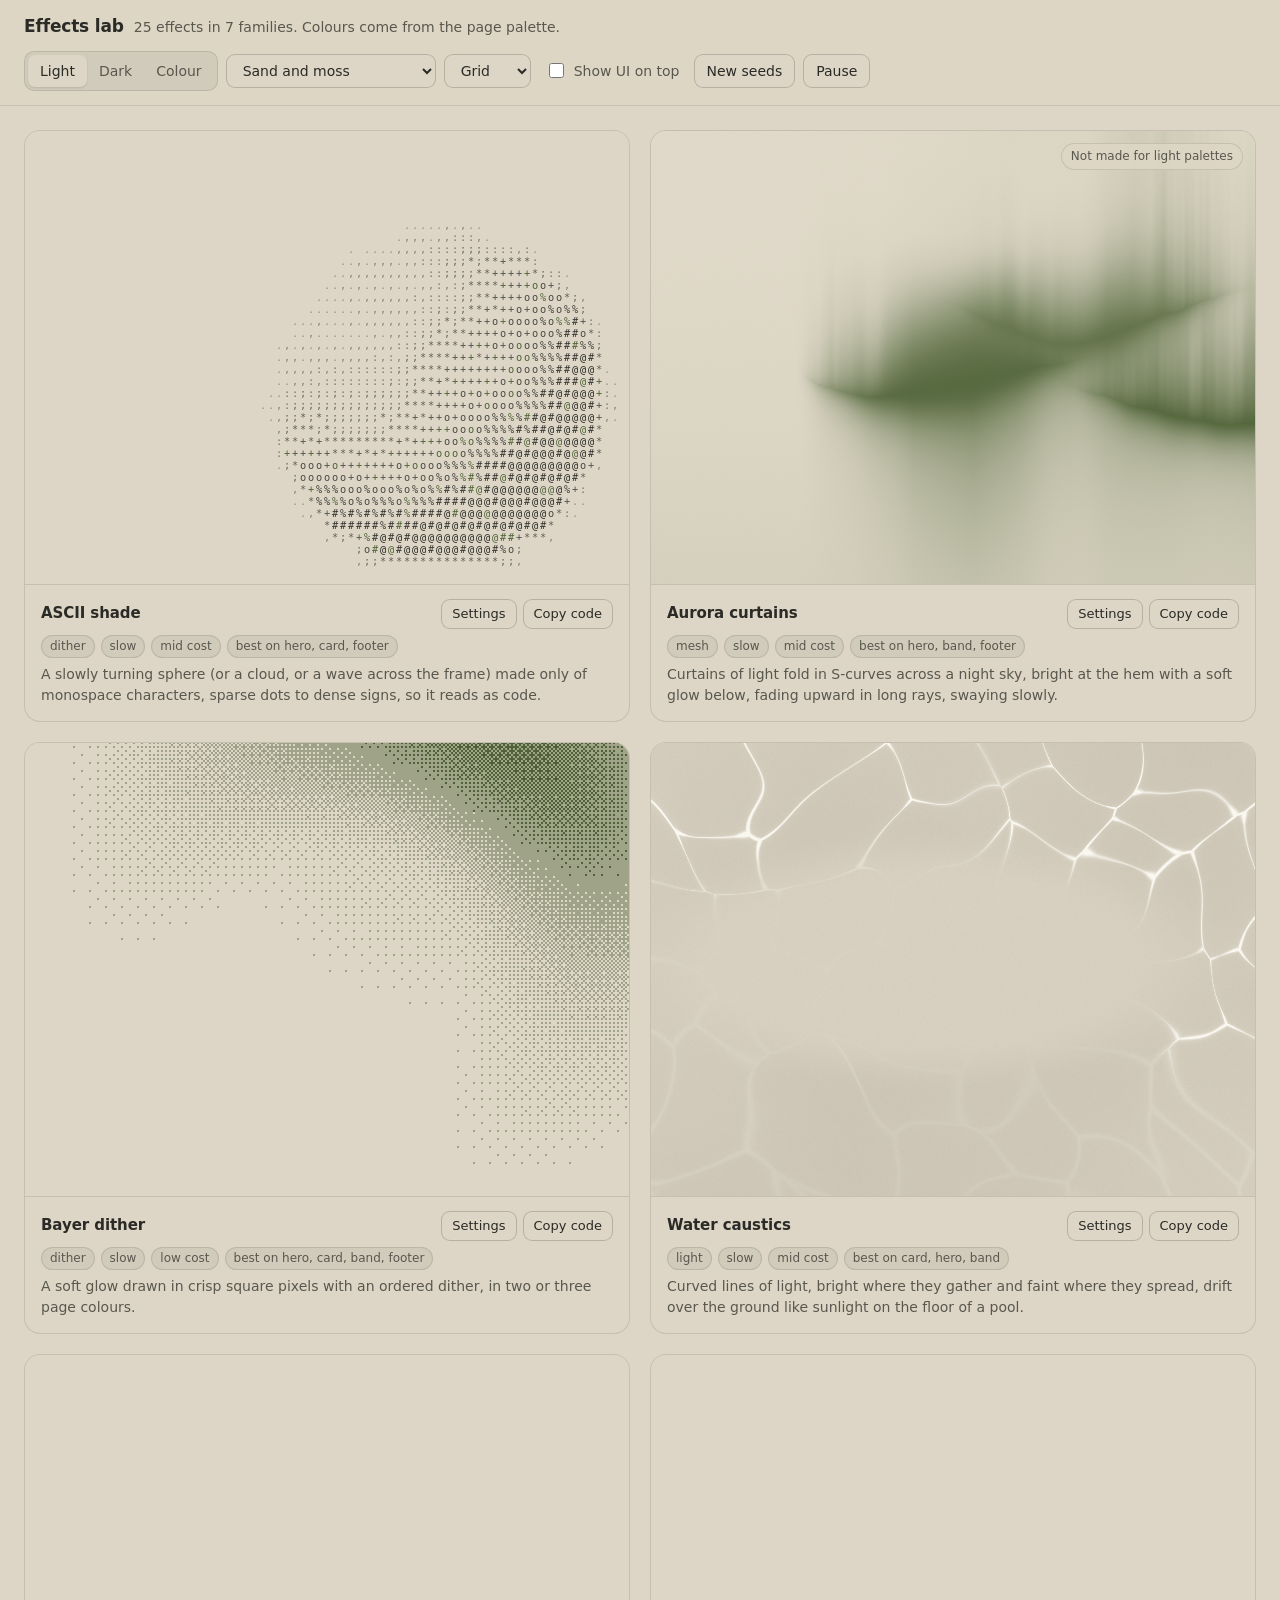
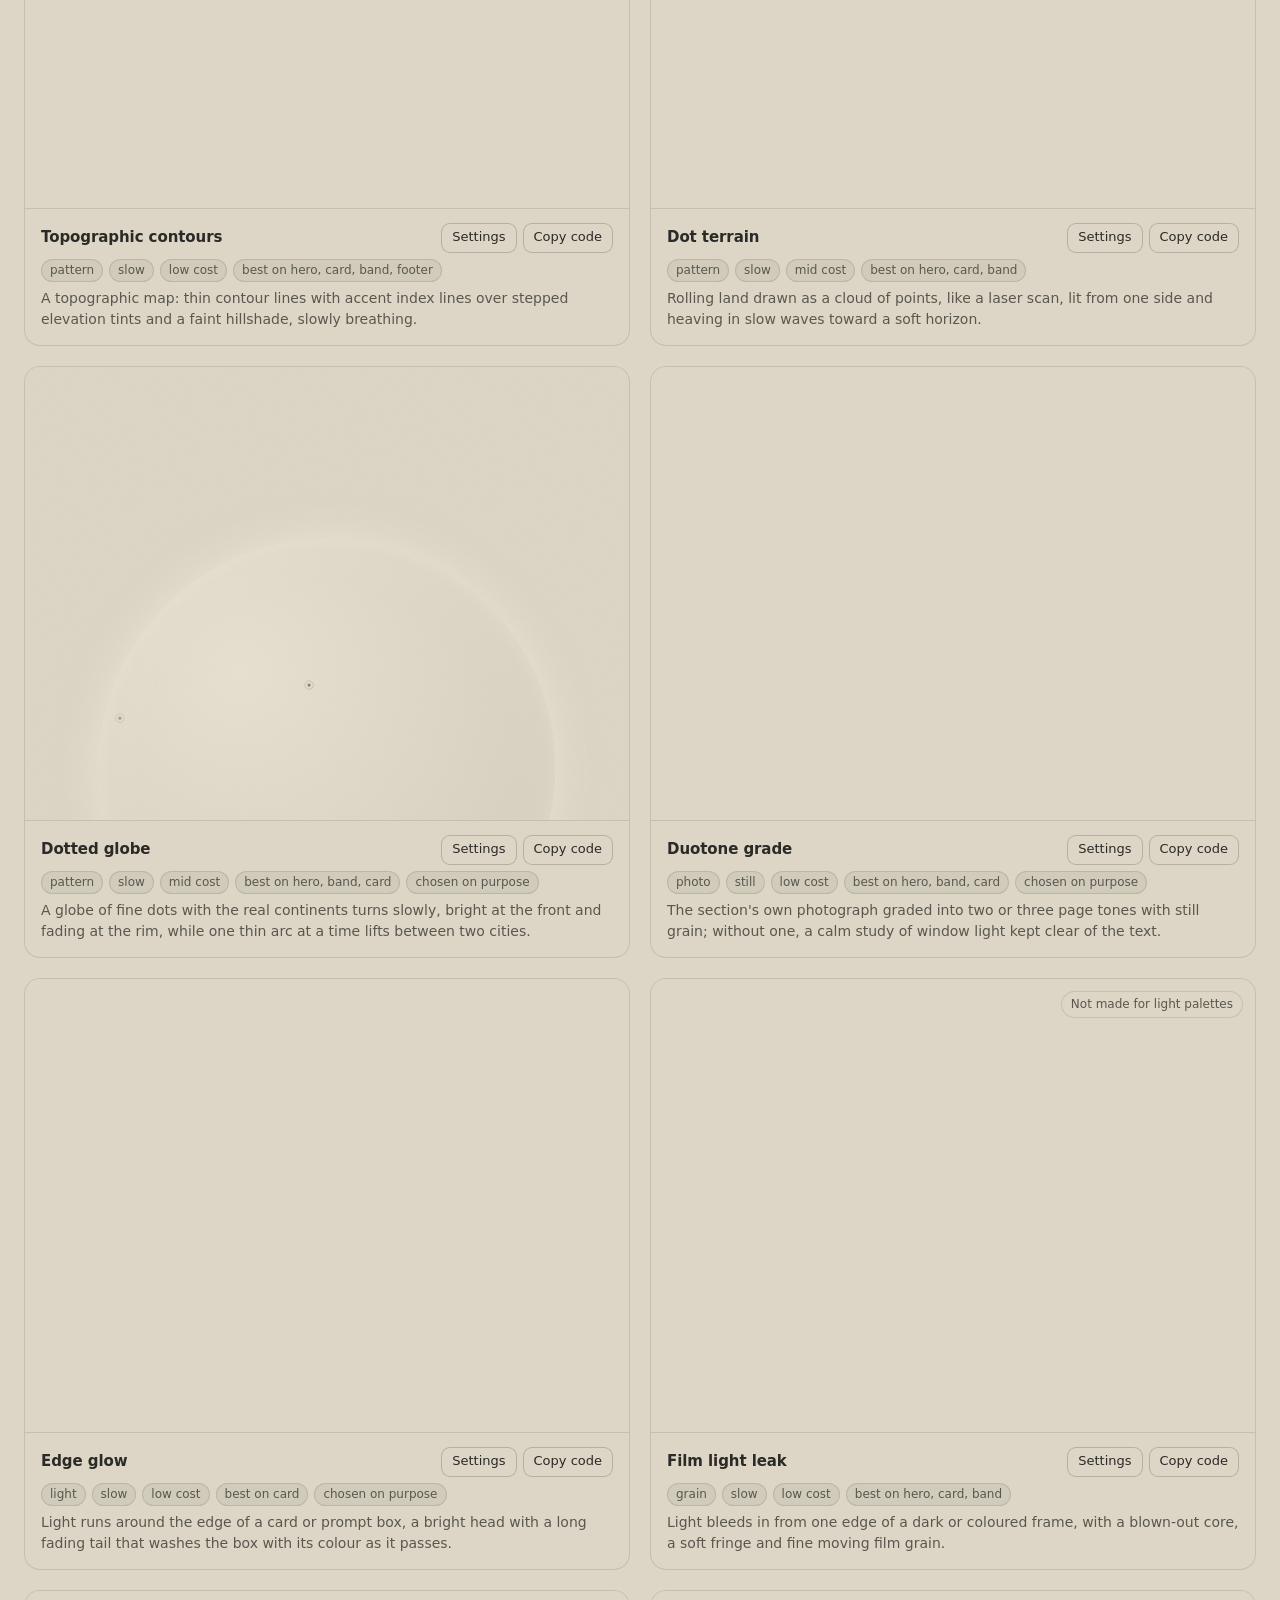
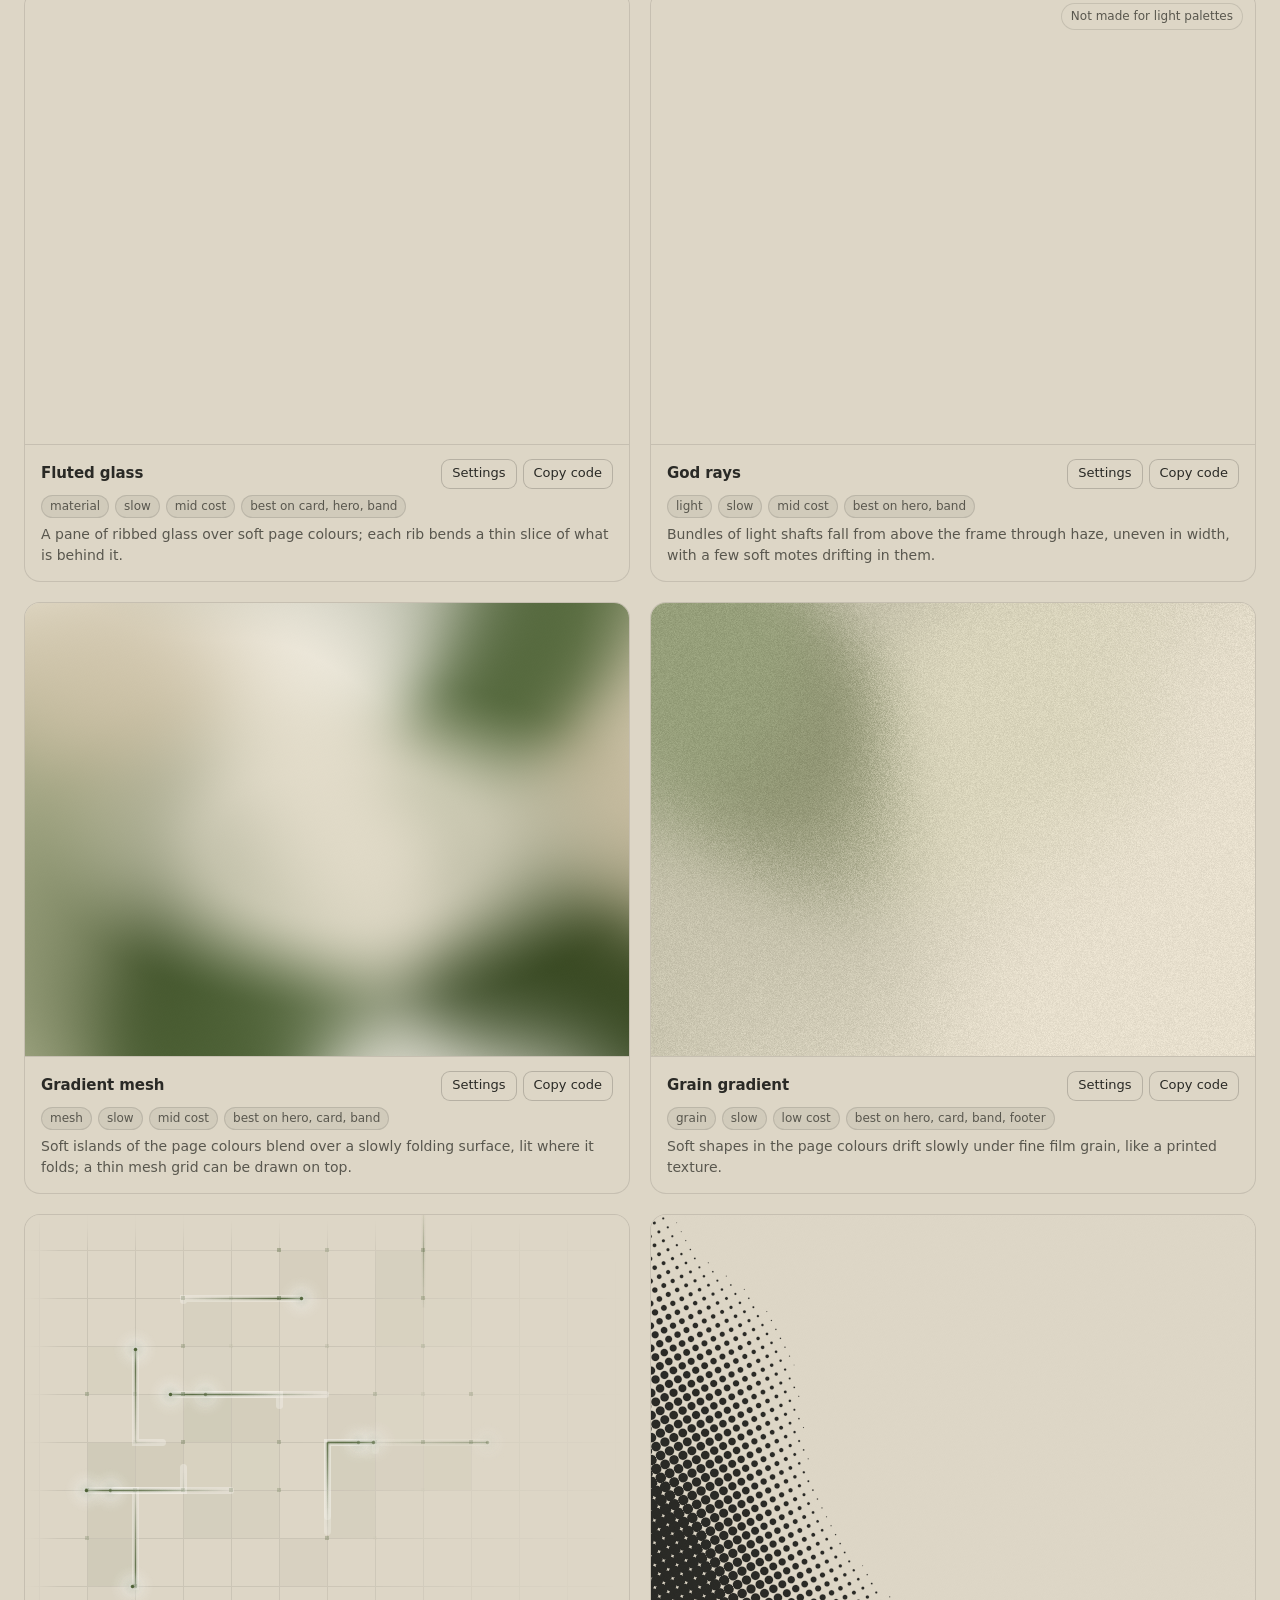
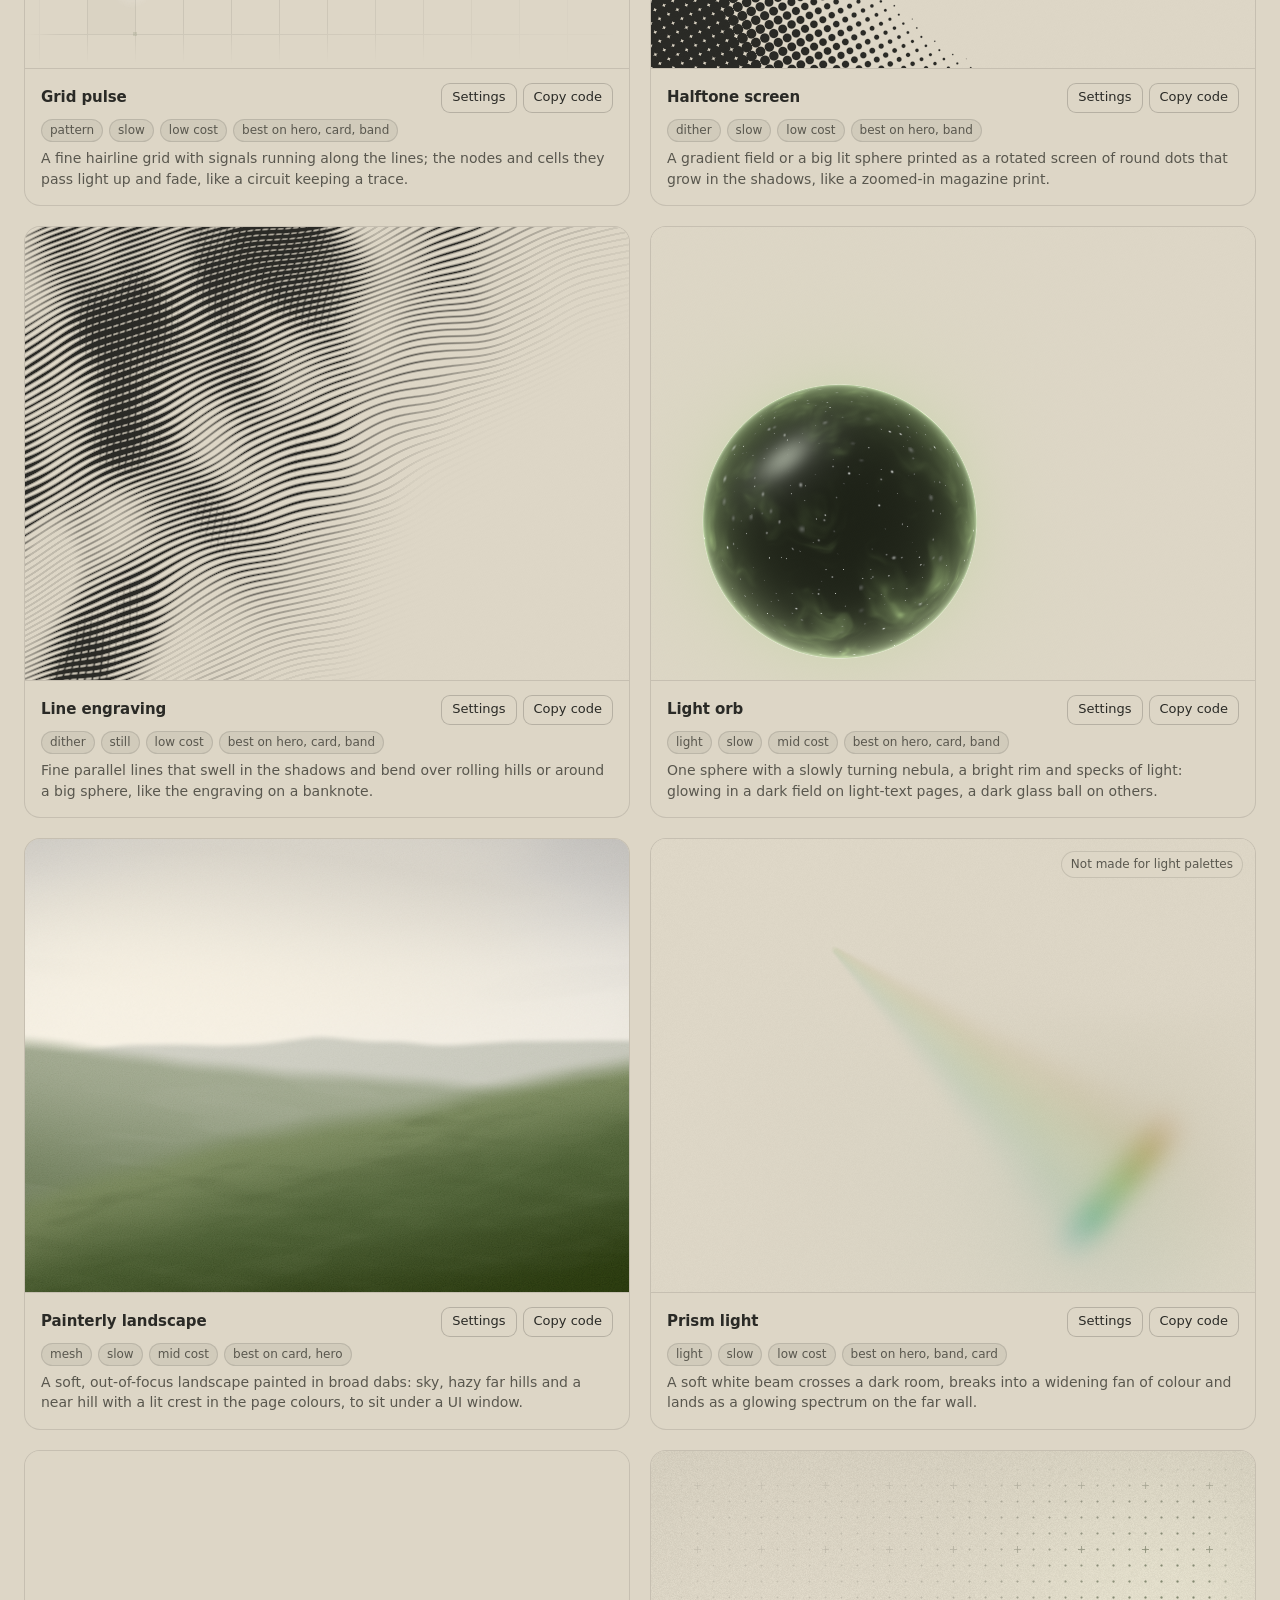
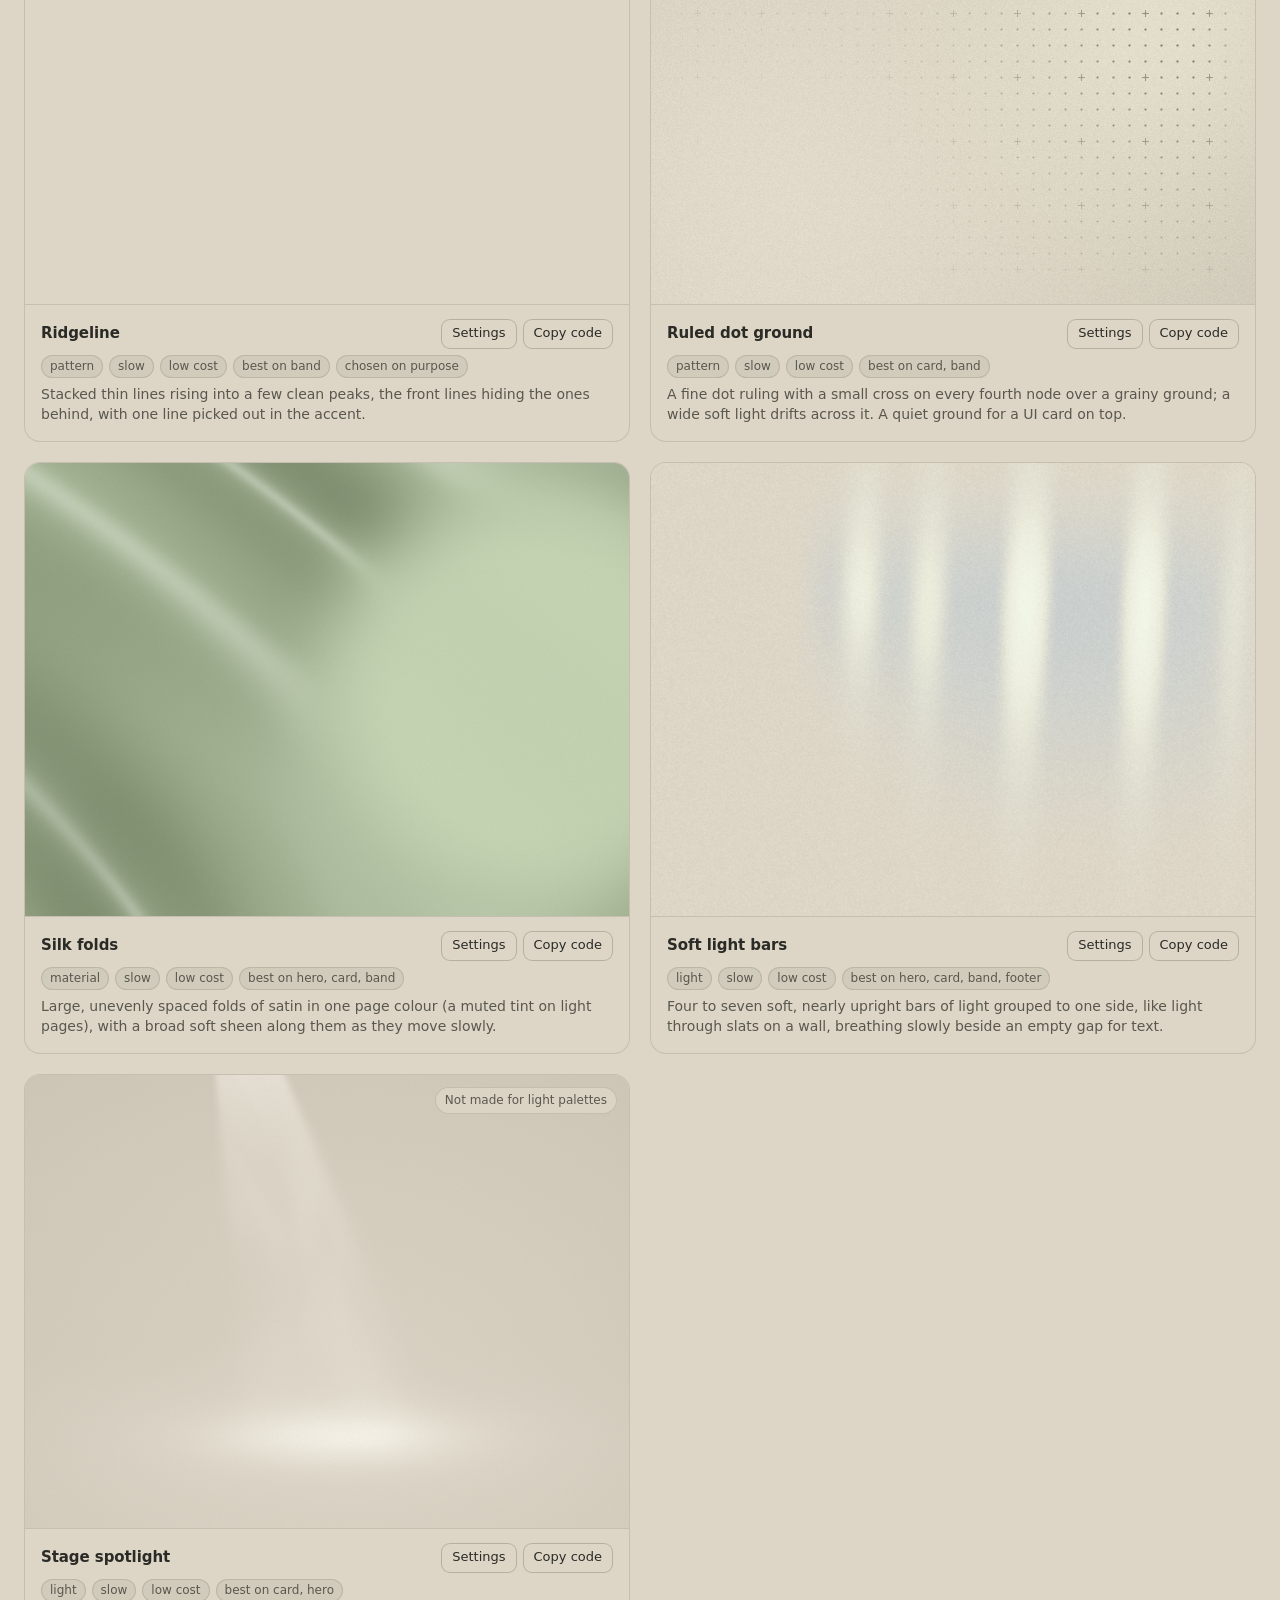
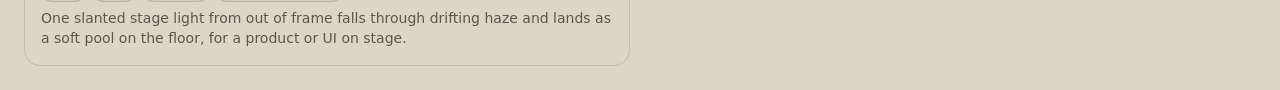
<file: landing-page/assets/effects/lab.html>
<!doctype html>
<html lang="en">
<head>
<script>window.__tpGlMax = 16;   /* a gallery shows many live effects at once; a page of a site keeps the default 4 (fx.js) */</script>
<meta charset="utf-8">
<meta name="viewport" content="width=device-width, initial-scale=1">
<title>Effects lab</title>
<link rel="icon" href="data:,">
<style>
  :root {
    --bg: #ddd6c6; --surface: #d2cab8; --ink: #2a2a26; --muted: #59574e; --accent: #4f6238; --accent-ink: #ffffff;
    --line: color-mix(in oklab, var(--ink) 13%, transparent);
    --line-strong: color-mix(in oklab, var(--ink) 22%, transparent);
    --chip: color-mix(in oklab, var(--ink) 6%, var(--bg));
    --radius: 16px;
    color-scheme: light;
  }
  * { box-sizing: border-box; }
  html { -webkit-text-size-adjust: 100%; }
  body {
    margin: 0; background: var(--bg); color: var(--ink);
    font: 14px/1.45 ui-sans-serif, system-ui, -apple-system, "Segoe UI", Roboto, "Helvetica Neue", Arial, sans-serif;
    -webkit-font-smoothing: antialiased;
  }
  button, select, input { font: inherit; color: inherit; }
  .bar {
    position: sticky; top: 0; z-index: 20;
    display: flex; flex-wrap: wrap; align-items: center; justify-content: space-between; gap: 12px 20px;
    padding: 14px 24px; background: color-mix(in oklab, var(--bg) 90%, transparent);
    backdrop-filter: saturate(1.2) blur(14px); -webkit-backdrop-filter: saturate(1.2) blur(14px);
    border-bottom: 1px solid var(--line);
  }
  .title { display: flex; align-items: baseline; gap: 10px; min-width: 0; }
  .title h1 { margin: 0; font-size: 17px; font-weight: 640; letter-spacing: -0.01em; }
  .title p { margin: 0; color: var(--muted); white-space: nowrap; overflow: hidden; text-overflow: ellipsis; }
  .controls { display: flex; flex-wrap: wrap; align-items: center; gap: 8px; }
  .seg { display: inline-flex; padding: 3px; border-radius: 10px; background: var(--chip); border: 1px solid var(--line); }
  .seg button { border: 0; background: transparent; padding: 6px 12px; border-radius: 7px; cursor: pointer; color: var(--muted); }
  .seg button[aria-pressed="true"] { background: var(--bg); color: var(--ink); box-shadow: 0 1px 2px color-mix(in oklab, var(--ink) 14%, transparent); }
  .btn, select {
    height: 34px; padding: 0 12px; border-radius: 9px; border: 1px solid var(--line-strong); background: var(--bg);
    cursor: pointer; display: inline-flex; align-items: center; gap: 6px;
  }
  .btn:hover, select:hover { border-color: color-mix(in oklab, var(--ink) 35%, transparent); }
  .btn.primary { background: var(--ink); color: var(--bg); border-color: var(--ink); }
  label.check { display: inline-flex; align-items: center; gap: 7px; padding: 0 6px; cursor: pointer; color: var(--muted); }
  label.check input { accent-color: var(--accent); width: 15px; height: 15px; }
  select { max-width: 210px; }

  .grid {
    display: grid; gap: 20px; padding: 24px; max-width: 1680px; margin: 0 auto;
    grid-template-columns: repeat(auto-fit, minmax(min(100%, 400px), 1fr));
  }
  body[data-layout="wide"] .grid { grid-template-columns: 1fr; max-width: 1280px; }
  body[data-layout="hero"] .grid { grid-template-columns: 1fr; max-width: none; padding: 0; gap: 0; }
  .tile { border: 1px solid var(--line); border-radius: var(--radius); overflow: hidden; background: var(--bg); display: flex; flex-direction: column; min-width: 0; }
  body[data-layout="hero"] .tile { border-radius: 0; border-width: 0 0 1px; }
  .stage { position: relative; aspect-ratio: 4 / 3; overflow: hidden; }
  body[data-layout="wide"] .stage { aspect-ratio: 16 / 9; }
  body[data-layout="hero"] .stage { aspect-ratio: auto; height: 100vh; min-height: 560px; }
  .stage[data-unfit]::after {
    content: attr(data-unfit); position: absolute; top: 12px; right: 12px; padding: 4px 9px; border-radius: 999px;
    font-size: 12px; background: color-mix(in oklab, var(--bg) 85%, transparent); color: var(--muted); border: 1px solid var(--line);
  }

  /* sample content that sits on the effect */
  .sample { position: absolute; inset: 0; display: none; pointer-events: none; }
  body[data-ui="1"] .sample { display: block; }
  .sample-card {
    position: absolute; left: 22px; bottom: 22px; width: min(232px, calc(100% - 44px));
    display: grid; grid-template-columns: 36px 1fr; gap: 10px; align-items: center;
    padding: 12px 14px 12px 12px; border-radius: 12px; background: var(--surface); color: var(--ink);
    box-shadow: 0 1px 1px color-mix(in oklab, var(--ink) 8%, transparent), 0 10px 30px -12px rgb(0 0 0 / 0.3);
    border: 1px solid color-mix(in oklab, var(--ink) 8%, transparent);
  }
  .sample-card .ic {
    width: 36px; height: 36px; border-radius: 8px; background: var(--bg);
    background-image: radial-gradient(color-mix(in oklab, var(--ink) 55%, transparent) 1.1px, transparent 1.4px);
    background-size: 6px 6px; background-position: 3px 3px; border: 1px solid var(--line);
  }
  .sample-card b { display: block; font-size: 13px; font-weight: 600; }
  .sample-card span { display: block; font-size: 12px; color: var(--muted); font-variant-numeric: tabular-nums; }
  .sample-card .track { grid-column: 1 / -1; height: 4px; border-radius: 4px; background: color-mix(in oklab, var(--ink) 12%, transparent); position: relative; }
  .sample-card .track i { position: absolute; inset: 0 45% 0 0; border-radius: inherit; background: var(--accent); }
  .sample-head { position: absolute; left: 24px; top: 22px; right: 24px; color: var(--ink); }
  .sample-head b { display: block; font-size: clamp(18px, 2.2vw, 30px); font-weight: 640; letter-spacing: -0.02em; line-height: 1.1; max-width: 16ch; }
  .sample-head span { display: block; margin-top: 6px; color: var(--muted); max-width: 34ch; }
  body[data-layout="hero"] .sample-head { left: 48px; top: auto; bottom: 30vh; }
  body[data-layout="hero"] .sample-head b { font-size: clamp(36px, 5vw, 72px); }
  body[data-layout="hero"] .sample-card { left: 48px; bottom: 48px; }

  /* card layout: a feature card with an inset effect panel and a small UI window on it */
  .card-head { display: none; }
  body[data-layout="card"] .grid { grid-template-columns: repeat(auto-fit, minmax(min(100%, 460px), 1fr)); max-width: 1240px; gap: 16px; }
  body[data-layout="card"] .tile { padding: 22px; border: 0; background: color-mix(in oklab, var(--ink) 4.5%, var(--bg)); border-radius: 18px; }
  body[data-layout="card"] .card-head { display: block; }
  .card-head b { display: block; font-size: 15px; font-weight: 620; }
  .card-head p { margin: 4px 0 0; color: var(--muted); max-width: 52ch; }
  body[data-layout="card"] .stage { margin-top: 18px; border-radius: 12px; aspect-ratio: 16 / 10; }
  body[data-layout="card"] .info { display: none; }
  body[data-layout="card"] .sample { display: block; }
  body[data-layout="card"] .sample-head, body[data-layout="card"] .sample-card { display: none; }
  .window { display: none; }
  body[data-layout="card"] .window {
    display: block; position: absolute; left: 50%; top: 54%; transform: translate(-50%, -50%); width: 64%;
    border-radius: 10px; background: var(--surface); color: var(--ink);
    box-shadow: 0 1px 0 color-mix(in oklab, var(--ink) 6%, transparent), 0 18px 40px -16px rgb(0 0 0 / 0.35);
    border: 1px solid color-mix(in oklab, var(--ink) 10%, transparent); overflow: hidden; font-size: 12px;
  }
  .window .wbar { display: flex; align-items: center; gap: 5px; padding: 8px 10px; border-bottom: 1px solid var(--line); }
  .window .wbar i { width: 7px; height: 7px; border-radius: 50%; background: color-mix(in oklab, var(--ink) 22%, transparent); }
  .window .wbar span { margin-left: 8px; color: var(--muted); }
  .window .wbody { padding: 12px 12px 14px; display: grid; gap: 8px; }
  .window .wrow { display: flex; align-items: center; justify-content: space-between; gap: 10px; }
  .window .wrow em { font-style: normal; color: var(--muted); font-variant-numeric: tabular-nums; }
  .window .wbtn { justify-self: start; margin-top: 2px; padding: 5px 10px; border-radius: 7px; background: var(--accent); color: var(--accent-ink); font-weight: 600; }
  .info { padding: 14px 16px 16px; display: grid; gap: 4px; border-top: 1px solid var(--line); }
  body[data-layout="hero"] .info { display: none; }
  .info-top { display: flex; align-items: center; justify-content: space-between; gap: 12px; }
  .info h2 { margin: 0; font-size: 15px; font-weight: 620; letter-spacing: -0.005em; }
  .tags { display: flex; flex-wrap: wrap; gap: 6px; margin: 2px 0 2px; }
  .tags span { font-size: 12px; padding: 2px 8px; border-radius: 999px; background: var(--chip); color: var(--muted); border: 1px solid var(--line); }
  .look { margin: 0; color: var(--muted); }
  .actions { display: flex; gap: 6px; flex: none; }
  .actions .btn { height: 30px; padding: 0 10px; font-size: 13px; }

  .params { display: none; padding: 4px 16px 16px; gap: 10px 18px; grid-template-columns: repeat(auto-fill, minmax(170px, 1fr)); }
  .tile.open .params { display: grid; }
  .param { display: grid; gap: 4px; }
  .param label { display: flex; justify-content: space-between; font-size: 12px; color: var(--muted); }
  .param output { color: var(--ink); font-variant-numeric: tabular-nums; }
  .param input[type=range] { width: 100%; accent-color: var(--ink); margin: 0; }
  .params .row { grid-column: 1 / -1; display: flex; gap: 8px; align-items: center; }
  .params .row input { width: 90px; height: 30px; border-radius: 8px; border: 1px solid var(--line-strong); background: var(--bg); padding: 0 8px; }

  .empty { padding: 80px 24px; text-align: center; color: var(--muted); }
  .toast {
    position: fixed; left: 50%; bottom: 24px; transform: translate(-50%, 20px); opacity: 0; pointer-events: none;
    background: var(--ink); color: var(--bg); padding: 9px 14px; border-radius: 10px; transition: .25s ease; z-index: 30;
  }
  .toast.on { opacity: 1; transform: translate(-50%, 0); }
  @media (max-width: 640px) {
    .bar { padding: 12px 16px; }
    .grid { padding: 16px; gap: 16px; }
    .title p { display: none; }
  }
</style>
</head>
<body data-layout="grid">
<header class="bar">
  <div class="title">
    <h1>Effects lab</h1>
    <p id="count"></p>
  </div>
  <div class="controls">
    <div class="seg" role="group" aria-label="Palette type">
      <button type="button" data-kind="light">Light</button>
      <button type="button" data-kind="dark">Dark</button>
      <button type="button" data-kind="colour">Colour</button>
    </div>
    <select id="pal" aria-label="Palette"></select>
    <select id="layout" aria-label="Layout"><option value="grid">Grid</option><option value="card">Cards</option><option value="wide">Wide</option><option value="hero">Hero</option></select>
    <label class="check"><input type="checkbox" id="ui"> Show UI on top</label>
    <button type="button" class="btn" id="reseed">New seeds</button>
    <button type="button" class="btn" id="pause">Pause</button>
  </div>
</header>
<main class="grid" id="grid"></main>
<div class="toast" id="toast" role="status"></div>
<script id="palettes" type="application/json">[{"id":"white-link-blue","name":"Sheet and biro","bg":"#ffffff","surface":"#f4f4f4","ink":"#111111","muted":"#6b6b6b","accent":"#1a4be0","accentInk":"#ffffff"},{"id":"cool-white-slate","name":"Frost and slate","bg":"#f7f9fa","surface":"#ecf0f2","ink":"#1f3038","muted":"#5d6b72","accent":"#0d7480","accentInk":"#ffffff"},{"id":"rose-grey-green","name":"Rose grey, green","bg":"#ebe5e3","surface":"#e1dad7","ink":"#2b2622","muted":"#6a615d","accent":"#0f7d45","accentInk":"#ffffff"},{"id":"paper-grey-brass","name":"Newsprint and brass","bg":"#e8e8e3","surface":"#dcdcd6","ink":"#181715","muted":"#63625c","accent":"#bfb21a","accentInk":"#181715"},{"id":"stone-blueprint","name":"Stone and blueprint","bg":"#dfdedb","surface":"#d3d2ce","ink":"#26251e","muted":"#5f5d55","accent":"#2456d6","accentInk":"#ffffff"},{"id":"white-navy-tab","name":"Navy on white","bg":"#ffffff","surface":"#f4f4f2","ink":"#1f2b4d","muted":"#6a7186","accent":"#f7941d","accentInk":"#1f2b4d"},{"id":"three-stones","name":"Three stones","bg":"#eeecea","surface":"#e4e1dd","ink":"#333231","muted":"#6b6763","accent":"#5c6b54","accentInk":"#ffffff"},{"id":"putty-black-teal","name":"Putty and black","bg":"#dedad3","surface":"#d3cec6","ink":"#0a0a0a","muted":"#5c5852","accent":"#256f82","accentInk":"#ffffff"},{"id":"moss-sand","name":"Sand and moss","bg":"#ddd6c6","surface":"#d2cab8","ink":"#2a2a26","muted":"#59574e","accent":"#4f6238","accentInk":"#ffffff"},{"id":"green-mat-chocolate","name":"Bone, green, chocolate","bg":"#e5e1d8","surface":"#dad5ca","ink":"#2a1d17","muted":"#6b5b51","accent":"#456f3a","accentInk":"#ffffff"},{"id":"lunar-grey-bronze","name":"Lunar and bronze","bg":"#111111","surface":"#1c1c1c","ink":"#f2f2f2","muted":"#8f8f8f","accent":"#a08672","accentInk":"#111111"},{"id":"blue-black-cornflower","name":"Night and sky blue","bg":"#0a0d14","surface":"#131824","ink":"#e9edf3","muted":"#8891a1","accent":"#5ab9fc","accentInk":"#0a0d14"},{"id":"green-black-bone","name":"Green-black and bone","bg":"#161c1a","surface":"#1f2725","ink":"#e3e2da","muted":"#8e948d","accent":"#9fc7b8","accentInk":"#161c1a"},{"id":"black-crimson","name":"Black and crimson","bg":"#0a0a0a","surface":"#151515","ink":"#efefef","muted":"#8c8c8c","accent":"#b11226","accentInk":"#ffffff"},{"id":"forest-pale-lime","name":"Forest and lime","bg":"#0f1f10","surface":"#162a17","ink":"#ffffff","muted":"#9aa39a","accent":"#c6f19d","accentInk":"#0f1f10"},{"id":"charcoal-room-sage","name":"Charcoal and sage","bg":"#1c1c1c","surface":"#262626","ink":"#f1f1ef","muted":"#9a9b96","accent":"#8fa68e","accentInk":"#1c1c1c"},{"id":"warm-black-gold","name":"Warm black, gold","bg":"#0c0a08","surface":"#181512","ink":"#ffffff","muted":"#8f8a84","accent":"#c9a45a","accentInk":"#0c0a08"},{"id":"graphite-safety-orange","name":"Graphite and orange","bg":"#18191b","surface":"#222427","ink":"#eff0f1","muted":"#9c9ea3","accent":"#ff4a1f","accentInk":"#18191b"},{"id":"soot-pale-lime","name":"Soot and lime","bg":"#0f0f0f","surface":"#1a1a1a","ink":"#ffffff","muted":"#8f8f8f","accent":"#dafa9c","accentInk":"#0f0f0f"},{"id":"plum-black-pink","name":"Plum-black and pink","bg":"#0d060b","surface":"#1b0e17","ink":"#ffffff","muted":"#9a8f97","accent":"#ff488b","accentInk":"#0d060b"},{"id":"white-signal-red","name":"Signal red, white","bg":"#ffffff","surface":"#f2f2f2","ink":"#0a0a0a","muted":"#6b6b6b","accent":"#d92b21","accentInk":"#ffffff"},{"id":"white-mint-tiles","name":"Greys and mint","bg":"#ffffff","surface":"#f3f3f3","ink":"#232323","muted":"#6e6e6e","accent":"#a1ffcb","accentInk":"#232323"},{"id":"cool-grey-cobalt","name":"Cool grey, cobalt","bg":"#eef0f3","surface":"#e2e5ea","ink":"#0b0c0e","muted":"#5d6470","accent":"#1f2de6","accentInk":"#ffffff"},{"id":"offwhite-bottle-yellow","name":"Bottle ink, yellow","bg":"#f7f7f7","surface":"#ebebeb","ink":"#0d2a1c","muted":"#5f6b64","accent":"#f6e016","accentInk":"#0d2a1c"},{"id":"teal-on-paper","name":"Teal on paper","bg":"#f7f9f8","surface":"#ebf0ee","ink":"#06525c","muted":"#2f737d","accent":"#06525c","accentInk":"#f7f9f8"},{"id":"navy-pink","name":"Navy and pink","bg":"#1a2039","surface":"#212846","ink":"#f9a3c0","muted":"#b9879c","accent":"#f9a3c0","accentInk":"#1a2039"},{"id":"blush-aubergine","name":"Blush and aubergine","bg":"#edccbe","surface":"#e8c2b2","ink":"#351a2b","muted":"#6c4857","accent":"#351a2b","accentInk":"#edccbe"},{"id":"cobalt-on-sand","name":"Cobalt on sand","bg":"#e6dbc7","surface":"#ddd0b9","ink":"#062b8a","muted":"#3a5aa8","accent":"#062b8a","accentInk":"#e6dbc7"},{"id":"oxblood-grey","name":"Oxblood and grey","bg":"#e2e2e2","surface":"#d6d6d6","ink":"#7d0c14","muted":"#7a4a4e","accent":"#7d0c14","accentInk":"#e2e2e2"},{"id":"olive-on-bone","name":"Olive on bone","bg":"#ecebe7","surface":"#e1dfd9","ink":"#38450f","muted":"#5d683a","accent":"#38450f","accentInk":"#ecebe7"},{"id":"burgundy-bubblegum","name":"Burgundy and bubblegum","bg":"#3d0012","surface":"#4d0519","ink":"#ff99d3","muted":"#c77aa0","accent":"#ff99d3","accentInk":"#3d0012"},{"id":"bottle-green-gold","name":"Bottle green, gold","bg":"#133621","surface":"#1a4429","ink":"#f4d96c","muted":"#b3a55e","accent":"#f4d96c","accentInk":"#133621"},{"id":"cobalt-field","name":"Cobalt field","bg":"#0034eb","surface":"#002fd6","ink":"#ffffff","muted":"#dfe4f2","accent":"#e9e34a","accentInk":"#111111"},{"id":"mustard-field","name":"Mustard and black","bg":"#e1ac10","surface":"#cd9d0f","ink":"#0b0b0b","muted":"#4d3d0a","accent":"#24338f","accentInk":"#ffffff"},{"id":"carmine-field","name":"Carmine field","bg":"#9c1220","surface":"#8a101c","ink":"#ffffff","muted":"#f0b9bd","accent":"#ffd9dc","accentInk":"#9c1220"},{"id":"pink-field-lime","name":"Bubblegum and lime","bg":"#ff87ab","surface":"#ff739d","ink":"#0a0a0a","muted":"#6b1f3a","accent":"#def915","accentInk":"#0a0a0a"},{"id":"sky-field-navy","name":"Sky and navy","bg":"#6bb4ee","surface":"#7dbdf0","ink":"#0e1822","muted":"#1b3d5c","accent":"#ff5a1f","accentInk":"#0e1822"},{"id":"orange-field-black","name":"Orange and black","bg":"#ff7a1f","surface":"#ff8633","ink":"#050f16","muted":"#5a2306","accent":"#050f16","accentInk":"#ff7a1f"},{"id":"tobacco-olive","name":"Tobacco and olive","bg":"#472913","surface":"#55321a","ink":"#e4e0cf","muted":"#b39f84","accent":"#525e1b","accentInk":"#e4e0cf"},{"id":"poster-chapters","name":"Poster chapters","bg":"#e6e0d2","surface":"#dcd5c5","ink":"#1a1a1a","muted":"#5f5b52","accent":"#18bc42","accentInk":"#1a1a1a"},{"id":"blue-red-black","name":"Blue, red, black","bg":"#ffffff","surface":"#f3f3f3","ink":"#0a0a0a","muted":"#6b6b6b","accent":"#1f30e0","accentInk":"#ffffff"},{"id":"charcoal-primaries","name":"Charcoal and primaries","bg":"#191919","surface":"#242424","ink":"#ffffff","muted":"#9a9a9a","accent":"#0c7866","accentInk":"#ffffff"},{"id":"ultramarine-yellow","name":"Ultramarine and yellow","bg":"#1423b8","surface":"#1220a6","ink":"#ffffff","muted":"#e4e2d6","accent":"#1fc27a","accentInk":"#0a0a0a"},{"id":"candy-chapters","name":"Candy chapters","bg":"#ffd249","surface":"#f5c63c","ink":"#0a0a0a","muted":"#5e4a0a","accent":"#f53fd6","accentInk":"#0a0a0a"},{"id":"orange-sky-lime","name":"Orange, sky, lime","bg":"#ff8126","surface":"#ff8d3a","ink":"#111111","muted":"#5c2a05","accent":"#de194b","accentInk":"#ffffff"},{"id":"post-red-mustard","name":"Post red, mustard","bg":"#e2dccf","surface":"#d7d0c1","ink":"#2a1110","muted":"#6b524c","accent":"#4a6f84","accentInk":"#ffffff"},{"id":"mint-orange-grey","name":"Grey, mint, orange","bg":"#ffffff","surface":"#f5f5f5","ink":"#000000","muted":"#666666","accent":"#a7ff9c","accentInk":"#000000"},{"id":"report-blocks","name":"Report blocks","bg":"#ffffff","surface":"#f6f6f6","ink":"#000000","muted":"#5f5f5f","accent":"#fe7141","accentInk":"#000000"},{"id":"card-pastels","name":"Card pastels","bg":"#f7f7f5","surface":"#ebebe8","ink":"#000000","muted":"#666662","accent":"#d0106f","accentInk":"#ffffff"},{"id":"mint-pink-accounts","name":"Mint and pink","bg":"#f8f8f8","surface":"#eeeeee","ink":"#0a0a0a","muted":"#6a6a6a","accent":"#1f6b3a","accentInk":"#ffffff"},{"id":"swap-pastels","name":"Swapping pastels","bg":"#c3d7e5","surface":"#d0e0eb","ink":"#141414","muted":"#4a5068","accent":"#0f5257","accentInk":"#ffffff"},{"id":"blush-sage-slate","name":"Blush, sage, slate","bg":"#a6b3bc","surface":"#b2bdc5","ink":"#1c1c1c","muted":"#38424a","accent":"#2c3620","accentInk":"#e3e2da"},{"id":"candy-on-black","name":"Candy on black","bg":"#000000","surface":"#0d0d0d","ink":"#ffffff","muted":"#999999","accent":"#93f1f7","accentInk":"#000000"},{"id":"sky-sand","name":"Sky and sand","bg":"#cbe4f2","surface":"#bcdcee","ink":"#0a0a0a","muted":"#44606e","accent":"#b0298f","accentInk":"#ffffff"},{"id":"studio-grey","name":"Studio grey","bg":"#a8a8aa","surface":"#b4b4b6","ink":"#0e0e0e","muted":"#3a3a3c","accent":"#1f5c49","accentInk":"#ffffff"},{"id":"walnut-tan","name":"Walnut and tan","bg":"#2b2216","surface":"#382d1e","ink":"#e4e2da","muted":"#a39a8b","accent":"#bda38b","accentInk":"#2b2216"}]</script>
<script id="presets" type="application/json">{"light":"moss-sand","dark":"blue-black-cornflower","colour":"cobalt-field"}</script>
<script type="module">
  import fx from './fx.js';

  const q = new URLSearchParams(location.search);
  const PALETTES = JSON.parse(document.getElementById('palettes').textContent);
  const PRESETS = JSON.parse(document.getElementById('presets').textContent);
  const byId = Object.fromEntries(PALETTES.map(p => [p.id, p]));
  const $ = s => document.querySelector(s);
  const grid = $('#grid');

  if (q.has('fallback')) fx.config.forceFallback = true;
  if (q.has('webgl1')) fx.config.forceWebGL1 = true;
  if (q.has('time')) fx.setClock(+q.get('time'));
  document.body.dataset.layout = ['wide', 'hero', 'card'].includes(q.get('layout')) ? q.get('layout') : 'grid';
  $('#layout').value = document.body.dataset.layout;
  $('#layout').addEventListener('change', e => { document.body.dataset.layout = e.target.value; syncUrl(); });
  document.body.dataset.ui = q.get('ui') === '1' ? '1' : '0';
  $('#ui').checked = document.body.dataset.ui === '1';

  let palette = pickPalette(q.get('palette') || 'light');
  let paused = false;
  const tiles = [];

  function pickPalette(key) {
    const id = PRESETS[key] || key;
    return byId[id] || byId[PRESETS.light] || PALETTES[0];
  }
  function applyPalette(p) {
    const r = document.documentElement.style;
    r.setProperty('--bg', p.bg); r.setProperty('--surface', p.surface); r.setProperty('--ink', p.ink);
    r.setProperty('--muted', p.muted); r.setProperty('--accent', p.accent); r.setProperty('--accent-ink', p.accentInk);
    document.documentElement.style.colorScheme = fx.paletteKind(p) === 'light' ? 'light' : 'dark';
    const kind = fx.paletteKind(p);
    for (const b of document.querySelectorAll('.seg button')) b.setAttribute('aria-pressed', String(PRESETS[b.dataset.kind] === p.id));
    $('#pal').value = p.id;
    for (const t of tiles) {
      const fits = t.meta.palettes.includes(kind);
      if (fits) t.stage.removeAttribute('data-unfit'); else t.stage.setAttribute('data-unfit', `Not made for ${kind} palettes`);
      t.ctrl?.setPalette(fx.normalizePalette(p));
    }
  }
  function toast(msg) {
    const el = $('#toast'); el.textContent = msg; el.classList.add('on');
    clearTimeout(toast.t); toast.t = setTimeout(() => el.classList.remove('on'), 1600);
  }
  const fmt = (v, d) => (d.step && d.step >= 1 ? String(Math.round(v)) : (+v).toFixed(2));

  function snippet(t) {
    const p = t.ctrl.params, d = t.meta.params || {};
    const changed = Object.fromEntries(Object.entries(p).filter(([k, v]) => d[k] && v !== d[k].default));
    const attrs = [`data-fx="${t.meta.id}"`, `data-fx-seed="${t.ctrl.seed}"`];
    if (Object.keys(changed).length) attrs.push(`data-fx-params='${JSON.stringify(changed)}'`);
    return `<div ${attrs.join(' ')}></div>`;
  }

  function buildTile(meta, i) {
    const tile = document.createElement('article');
    tile.className = 'tile';
    tile.dataset.id = meta.id;
    tile.innerHTML = `
      <div class="card-head"><b></b><p></p></div>
      <div class="stage">
        <div class="sample" aria-hidden="true">
          <div class="window"><div class="wbar"><i></i><i></i><i></i><span>Settings</span></div>
            <div class="wbody"><div class="wrow"><span>Grain</span><em>0.60</em></div><div class="wrow"><span>Speed</span><em>0.50</em></div><span class="wbtn">Apply</span></div></div>
          <div class="sample-head"><b>A headline sits here</b><span>Secondary text, to check contrast on the effect.</span></div>
          <div class="sample-card"><div class="ic"></div><div><b></b><span></span></div><div class="track"><i></i></div></div>
        </div>
      </div>
      <div class="info">
        <div class="info-top">
          <h2></h2>
          <div class="actions">
            <button type="button" class="btn" data-act="params" aria-expanded="false">Settings</button>
            <button type="button" class="btn" data-act="copy">Copy code</button>
          </div>
        </div>
        <div class="tags"></div>
        <p class="look"></p>
      </div>
      <div class="params"></div>`;
    tile.querySelector('h2').textContent = meta.name;
    tile.querySelector('.card-head b').textContent = meta.name;
    tile.querySelector('.card-head p').textContent = meta.look;
    tile.querySelector('.window .wbar span').textContent = meta.name;
    const wk = Object.keys(meta.params || {}).slice(0, 2);
    tile.querySelectorAll('.window .wrow').forEach((row, n) => {
      const k = wk[n];
      if (!k) { row.remove(); return; }
      row.querySelector('span').textContent = k[0].toUpperCase() + k.slice(1);
      row.querySelector('em').textContent = fmt(meta.params[k].default, meta.params[k]);
    });
    tile.querySelector('.look').textContent = meta.look;
    tile.querySelector('.sample-card b').textContent = meta.name;
    const keys = Object.keys(meta.params || {}).slice(0, 2);
    tile.querySelector('.sample-card span').textContent = keys.map(k => `${k} ${fmt(meta.params[k].default, meta.params[k])}`).join(' · ');
    const tags = [meta.family, meta.motion, `${meta.cost} cost`, `best on ${meta.bestOn.join(', ')}`, ...(meta.random === false ? ['chosen on purpose'] : [])];
    tile.querySelector('.tags').append(...tags.map(s => Object.assign(document.createElement('span'), { textContent: s })));
    const stage = tile.querySelector('.stage');
    const seed = q.has('seed') ? (+q.get('seed') + i * 101) : 1000 + i * 37;
    const t = { meta, tile, stage, seed, ctrl: null };
    tile.querySelector('[data-act="copy"]').addEventListener('click', async () => {
      if (!t.ctrl) return;
      try { await navigator.clipboard.writeText(snippet(t)); toast('Code copied'); }
      catch (_) { prompt('Copy this code', snippet(t)); }
    });
    tile.querySelector('[data-act="params"]').addEventListener('click', e => {
      const open = tile.classList.toggle('open');
      e.currentTarget.setAttribute('aria-expanded', String(open));
    });
    buildParams(t);
    return t;
  }

  function buildParams(t) {
    const box = t.tile.querySelector('.params');
    box.innerHTML = '';
    for (const [k, d] of Object.entries(t.meta.params || {})) {
      const id = `${t.meta.id}-${k}`;
      const row = document.createElement('div');
      row.className = 'param';
      row.innerHTML = `<label for="${id}"><span>${k}</span><output></output></label><input type="range" id="${id}">`;
      const inp = row.querySelector('input'), out = row.querySelector('output');
      inp.min = d.min; inp.max = d.max; inp.step = d.step || (d.max - d.min) / 100; inp.value = d.default;
      out.textContent = fmt(d.default, d);
      inp.addEventListener('input', () => { out.textContent = fmt(+inp.value, d); t.ctrl?.set({ [k]: +inp.value }); });
      box.append(row);
    }
    const row = document.createElement('div');
    row.className = 'row';
    row.innerHTML = `<span>Seed</span><input type="number" min="0" max="9999" step="1"><button type="button" class="btn">Reset</button>`;
    const seedIn = row.querySelector('input');
    seedIn.value = t.seed;
    seedIn.addEventListener('change', () => { t.seed = +seedIn.value || 0; remount(t); });
    row.querySelector('button').addEventListener('click', () => { buildParams(t); remount(t); });
    box.append(row);
  }

  async function remount(t, params) {
    t.ctrl = await fx.mount(t.stage, t.meta.id, { palette: fx.normalizePalette(palette), params: params || currentParams(t), seed: t.seed });
    if (paused) t.ctrl.pause();
    t.tile.querySelector('.params .row input').value = t.seed;
    // the seed may place the calm area and focal point (fx.compose): show the values in use
    for (const [k, d] of Object.entries(t.meta.params || {})) {
      const inp = t.tile.querySelector(`#${t.meta.id}-${k}`);
      if (inp && t.ctrl.params[k] != null) { inp.value = t.ctrl.params[k]; inp.previousElementSibling.querySelector('output').textContent = fmt(t.ctrl.params[k], d); }
    }
  }
  function currentParams(t) {
    const out = {};
    for (const inp of t.tile.querySelectorAll('.param input')) out[inp.id.slice(t.meta.id.length + 1)] = +inp.value;
    return out;
  }

  // controls
  for (const b of document.querySelectorAll('.seg button')) {
    b.addEventListener('click', () => { palette = pickPalette(b.dataset.kind); applyPalette(palette); syncUrl(); });
  }
  const sel = $('#pal');
  const groups = { light: [], dark: [], colour: [] };
  for (const p of PALETTES) groups[fx.paletteKind(p)].push(p);
  for (const [k, list] of Object.entries(groups)) {
    const og = document.createElement('optgroup');
    og.label = k[0].toUpperCase() + k.slice(1);
    for (const p of list) og.append(new Option(p.name, p.id));
    sel.append(og);
  }
  sel.addEventListener('change', () => { palette = pickPalette(sel.value); applyPalette(palette); syncUrl(); });
  $('#ui').addEventListener('change', e => {
    document.body.dataset.ui = e.target.checked ? '1' : '0';
    syncUrl();
    // a page puts the calm area where its text is; with the sample text on, do the same
    const calm = textCalm();
    for (const t of tiles) remount(t, calm ? { ...currentParams(t), ...calm } : {});
  });
  $('#layout').addEventListener('change', () => {
    const calm = textCalm();
    if (calm) for (const t of tiles) remount(t, { ...currentParams(t), ...calm });
  });
  // where the sample headline sits (0..1 of the frame), or null when no text is on the effect
  function textCalm() {
    const layout = document.body.dataset.layout;
    if (document.body.dataset.ui !== '1' || layout === 'card') return null;
    return layout === 'hero' ? { calmX: 0.2, calmY: 0.62 } : { calmX: 0.2, calmY: 0.18 };
  }
  $('#reseed').addEventListener('click', () => {
    for (const t of tiles) { t.seed = Math.floor(Math.random() * 10000); remount(t); }
  });
  $('#pause').addEventListener('click', e => {
    paused = !paused;
    e.currentTarget.textContent = paused ? 'Play' : 'Pause';
    for (const t of tiles) paused ? t.ctrl?.pause() : t.ctrl?.resume();
  });
  function syncUrl() {
    const u = new URL(location.href);
    u.searchParams.set('palette', palette.id);
    if (document.body.dataset.ui === '1') u.searchParams.set('ui', '1'); else u.searchParams.delete('ui');
    if (document.body.dataset.layout !== 'grid') u.searchParams.set('layout', document.body.dataset.layout); else u.searchParams.delete('layout');
    history.replaceState(null, '', u);
  }

  // load
  let index;
  try { index = await fetch('./index.json', { cache: 'no-store' }).then(r => { if (!r.ok) throw new Error(r.status); return r.json(); }); }
  catch (err) { grid.innerHTML = '<p class="empty">index.json did not load. Run: node scripts/effects.mjs index, and serve this folder over http.</p>'; throw err; }
  let list = index.effects || [];
  const only = (q.get('only') || '').split(',').map(s => s.trim()).filter(Boolean);
  if (only.length) list = only.map(id => list.find(e => e.id === id)).filter(Boolean);
  if (q.get('family')) list = list.filter(e => e.family === q.get('family'));
  const kinds = new Set(list.map(e => e.family));
  $('#count').textContent = `${list.length} effect${list.length === 1 ? '' : 's'} in ${kinds.size} famil${kinds.size === 1 ? 'y' : 'ies'}. Colours come from the page palette.`;
  if (!list.length) grid.innerHTML = '<p class="empty">No effects match.</p>';
  list.forEach((meta, i) => { const t = buildTile(meta, i); tiles.push(t); grid.append(t.tile); });
  applyPalette(palette);
  await Promise.all(tiles.map(t => remount(t, { ...(textCalm() || {}) })));
  document.documentElement.dataset.ready = '1';
</script>
</body>
</html>
</file>
<file: landing-page/assets/system.css>
/*
  taste-skill system.css - the one system for the page. Link it first, then assets/ui/cards.css (the
  feature card, its panel and the fragment placements), then set the palette (--p-*), the fonts and
  the radius set on :root in the page (node scripts/start.mjs prints that block).
  Do not add a second grid, spacing scale, type scale, radius scale, button or card style.
*/

/* ---------------------------------------------------------------- tokens */
:root {
  /* palette (hex only; fx.js reads --bg --surface --ink --muted --accent --accent-ink) */
  --p-bg: #ffffff;
  --p-surface: #f4f4f4;
  --p-ink: #111111;
  --p-muted: #6b6b6b;
  --p-accent: #1a4be0;
  --p-accent-ink: #ffffff;
  --p-action: #1a4be0;      /* buttons, links, focus: the accent, or the ink when the accent is too pale */
  --p-action-ink: #ffffff;
  --p-inv-bg: #111111;
  --p-inv-surface: #1c1c1c;
  --p-inv-ink: #f4f4f4;
  --p-inv-muted: #a3a3a3;
  --p-inv-accent: #ffffff;
  --p-inv-accent-ink: #111111;
  --p-inv-action: #ffffff;
  --p-inv-action-ink: #111111;
  /* the lit ground behind UI and in the closing band (references/cards.md), one per page, tech pages only
     (none on kind other, which is flat): <html data-ground="sand|sky|sage|painting">. system.js gives it to every ground
     that holds UI, on light and dark pages alike; --hue on one panel changes only its accent */
  --ground-bg: #d9ccb7; --ground-surface: #e9e0d2; --ground-ink: #2a2622; --ground-muted: #5a534a; --ground-accent: #a8794a;

  /* fonts */
  --font-display: system-ui, -apple-system, "Segoe UI", sans-serif;
  --font-text: system-ui, -apple-system, "Segoe UI", sans-serif;
  --font-mono: ui-monospace, "SFMono-Regular", Menlo, Consolas, monospace;
  --display-weight: 400;    /* headlines 400; 500 on a tech page (software, gaming, hardware) */
  --display-tracking: -0.025em;

  /* the page rhythm (references/layout-v4.md): one section per screen. The header is fixed and
     --nav tall; every section is padded --padt above and --padb (plus the phone action bar, --bar)
     below, and is exactly one or two screens tall (--h: 1 or 2; --hm on a phone). The hero's words
     start --hgap under the header and its content ends --hpadb above the fold. */
  --nav: 72px;
  --padt: 120px;
  --padb: 72px;
  --hgap: 48px;
  --hpadb: 64px;
  --bar: 0px;
  /* grid: one .wrap (alias .container) for the header, every section and the footer, the same
     --gut on both sides: 1280 wide at x 80-1360 at 1440, 342 at x 24-366 at 390 */
  --container: 1280px;
  --gut: 80px;
  --pad: var(--gut);
  --gutter: 24px;

  /* spacing: 4/8 scale */
  --s-1: 4px;  --s-2: 8px;  --s-3: 12px; --s-4: 16px; --s-5: 24px;
  --s-6: 32px; --s-7: 48px; --s-8: 64px; --s-9: 96px; --s-10: 128px;
  --section: 40px;      /* only a .section outside main (the kit's demo pages); every main > section and
                           footer.closing take --padt and --padb */
  --section-band: 56px; /* the same for an older footer outside footer.closing */
  --head-gap: 48px;     /* the one heading-to-content gap, 32 on a phone (layout.css reads it as --ly-head-gap) */
  --card-pad: 16px;     /* card padding (cards.css sets its own for cards with a panel) */
  --card-gap: 16px;     /* gap between cards */

  /* type scale (the only sizes on the page) */
  --t-label: 13px;
  --t-small: 14px;
  --t-body: 16px;
  --t-lead: 18px;
  --t-card: 18px;
  --t-h3: 24px;
  /* straight lines from the phone size at 390 to the desktop size at 1440 (system.md's table) */
  --t-h2: clamp(30px, 1.72vw + 23.3px, 48px);
  --t-h1: clamp(38px, 3.24vw + 25.4px, 72px);
  /* a big number stays a step under the h2 (VI-11): 38 at 1440, 28 at 390, so it never reads as a
     section heading; a stats row and a price set their own, smaller still */
  --t-stat: clamp(28px, .952vw + 24.29px, 38px);

  /* radius: one scale (soft by default; data-radius on <html> switches it) */
  --r-sm: 8px;  --r-md: 12px; --r-lg: 20px; --r-btn: 8px;

  /* controls (fixed here; a page never adds its own) */
  --btn-h: 44px;
  --btn-h-sm: 36px;
  --nav-h: var(--nav);  /* the older name, kept for the kit's files */
  --icon: 16px;         /* small icons: socials, menu chevrons, mono brand marks */

  /* motion */
  --ease: cubic-bezier(.2, .7, .2, 1);
  --dur: 180ms;
}
html[data-radius="sharp"] { --r-sm: 4px; --r-md: 6px;  --r-lg: 8px;  --r-btn: 4px; }
html[data-radius="soft"]  { --r-sm: 8px; --r-md: 12px; --r-lg: 20px; --r-btn: 8px; }
html[data-radius="round"] { --r-sm: 10px; --r-md: 16px; --r-lg: 24px; --r-btn: 999px; }
/* the four lit grounds (references/cards.md); sand is the default above. painting goes with
   painterly-landscape (x.ai's daylight sky over olive hills) */
html[data-ground="sky"]      { --ground-bg: #c6d3df; --ground-surface: #d6e0e9; --ground-ink: #25303a; --ground-muted: #4d5964; --ground-accent: #3f6a92; }
html[data-ground="sage"]     { --ground-bg: #cdd6c6; --ground-surface: #dce3d6; --ground-ink: #262d24; --ground-muted: #535b51; --ground-accent: #6c8e63; }
html[data-ground="painting"] { --ground-bg: #79a8d6; --ground-surface: #a6c4e2; --ground-ink: #16212c; --ground-muted: #273949; --ground-accent: #9c9b3c; }
/* cards.css takes its card and panel radii from this scale */
html[data-radius] .card { --c-r: var(--r-lg); }
html[data-radius] .panel { --p-r: var(--r-md); }

/* a phone: the header 56, the sections padded 96 / 48, the hero's words 40 under the header and its
   content ending 24 above the fold, 24 at both sides, 12 between columns */
@media (max-width: 639px) {
  :root { --nav: 56px; --padt: 96px; --padb: 48px; --hgap: 40px; --hpadb: 24px; --gut: 24px; --gutter: 12px; --card-gap: 12px; --head-gap: 32px; }
}
@media (min-width: 640px) {
  :root { --gut: 48px; --section: 48px; --section-band: 72px; --card-pad: 24px; }
}
@media (min-width: 1024px) {
  :root { --gut: 80px; --section: 56px; --section-band: 96px; --card-gap: 24px;
          --t-lead: 20px; --t-card: 20px; --t-h3: 28px; }
  /* a place (and a local service): the 1200 column at x 120-1320 */
  html[data-type="place"] { --gut: 120px; --container: 1200px; }
}
/* a place (VI-06, ST-96, PH-23): its own smaller type (h1 48/53 and 32/37, h2 32/40 and 24/30, titles
   and the sub-line 20 and 18), the Recipe 3 hero's gap under its photograph (40, 24 on a phone),
   square photographs and cards and 2px buttons, whatever data-radius and data-buttons say */
:root[data-type="place"] {
  --hgap: 40px;
  --t-h1: clamp(32px, 1.524vw + 26.06px, 48px);
  --t-h2: clamp(24px, .762vw + 21px, 32px);
  --t-h3: clamp(20px, .381vw + 18.51px, 24px);
  --r-sm: 2px; --r-md: 0px; --r-lg: 0px; --r-btn: 2px;
}
:root[data-type="place"] :is(h1, .t-h1) { line-height: 1.104; }
:root[data-type="place"] :is(h2, .t-h2) { line-height: 1.25; }
@media (max-width: 639px) {
  :root[data-type="place"] { --hgap: 24px; }
  :root[data-type="place"] :is(h1, .t-h1) { line-height: 1.156; }
}

/* ---------------------------------------------------------------- grounds (at most three) */
:root, .ground-base {
  --bg: var(--p-bg); --surface: var(--p-surface); --ink: var(--p-ink); --muted: var(--p-muted);
  --accent: var(--p-accent); --accent-ink: var(--p-accent-ink); --card: var(--p-surface);
  --action: var(--p-action); --action-ink: var(--p-action-ink);
}
.ground-surface {
  --bg: var(--p-surface); --surface: var(--p-bg); --ink: var(--p-ink); --muted: var(--p-muted);
  --accent: var(--p-accent); --accent-ink: var(--p-accent-ink); --card: var(--p-bg);
  --action: var(--p-action); --action-ink: var(--p-action-ink);
}
.ground-inverse {
  --bg: var(--p-inv-bg); --surface: var(--p-inv-surface); --ink: var(--p-inv-ink); --muted: var(--p-inv-muted);
  --accent: var(--p-inv-accent); --accent-ink: var(--p-inv-accent-ink); --card: var(--p-inv-surface);
  --action: var(--p-inv-action); --action-ink: var(--p-inv-action-ink);
}
:root, .ground-base, .ground-surface, .ground-inverse {
  --line: color-mix(in oklab, var(--ink) 11%, transparent);
  --line-strong: color-mix(in oklab, var(--ink) 20%, transparent);
  /* effects (fx.js) and UI fragments (assets/ui) take the colours of the ground they sit on */
  --fx-bg: var(--bg); --fx-surface: var(--surface); --fx-ink: var(--ink); --fx-muted: var(--muted);
  --fx-accent: var(--accent); --fx-accent-ink: var(--accent-ink);
  --ui-font: var(--font-text); --ui-mono: var(--font-mono); --ui-radius: var(--r-md);
}
.ground-base, .ground-surface, .ground-inverse { background: var(--bg); color: var(--ink); }

/* ---------------------------------------------------------------- base */
*, *::before, *::after { box-sizing: border-box; }
/* an anchor lands on the section's top (the judge's frame): the fixed header covers --nav of its --padt */
html { -webkit-text-size-adjust: 100%; scroll-padding-top: 0; scroll-behavior: auto; margin: 0; }
body {
  margin: 0; background: var(--bg); color: var(--ink);
  font: 400 var(--t-body)/1.55 var(--font-text);
  -webkit-font-smoothing: antialiased; text-rendering: optimizeLegibility; overflow-x: clip;
}
img, svg, video, canvas { display: block; max-width: 100%; }
/* hidden means hidden, also on an img the line above makes a block (a menu tab's photograph, a peek photograph) */
[hidden] { display: none !important; }
img, video { height: auto; }
a { color: inherit; text-decoration: none; }
button { font: inherit; color: inherit; }
h1, h2, h3, h4, p, ul, ol, figure, blockquote { margin: 0; }
ul, ol { padding: 0; list-style: none; }
h1, h2, h3, h4 {
  font-family: var(--font-display); font-weight: var(--display-weight);
  letter-spacing: var(--display-tracking); text-wrap: balance; overflow-wrap: break-word;
}
h1, .t-h1 { font-size: var(--t-h1); line-height: 1.04; }
h2, .t-h2 { font-size: var(--t-h2); line-height: 1.1; }
h3, .t-h3 { font-size: var(--t-h3); line-height: 1.2; }
h4, .t-card { font-family: var(--font-text); font-weight: 500; font-size: var(--t-card); line-height: 1.3; letter-spacing: -0.01em; }
p { text-wrap: pretty; }
.t-lead  { font-size: var(--t-lead); line-height: 1.5; }
.t-body  { font-size: var(--t-body); line-height: 1.55; }
.t-small { font-size: var(--t-small); line-height: 1.5; }
.t-label { font-size: var(--t-label); font-weight: 500; line-height: 1.4; letter-spacing: 0.01em; }
.t-stat  { font-family: var(--font-display); font-weight: var(--display-weight); font-size: var(--t-stat);
           line-height: 1; letter-spacing: var(--display-tracking); font-variant-numeric: tabular-nums; }
.muted { color: var(--muted); }
.mono  { font-family: var(--font-mono); }
.measure { max-width: 62ch; }
:focus-visible { outline: 2px solid var(--action); outline-offset: 2px; border-radius: 2px; }
::selection { background: color-mix(in oklab, var(--accent) 30%, transparent); }

/* ---------------------------------------------------------------- grid */
.wrap, .container { width: min(100% - 2 * var(--gut), var(--container)); margin-inline: auto; padding-inline: 0; }
.grid { display: grid; grid-template-columns: repeat(12, minmax(0, 1fr)); column-gap: var(--gutter); row-gap: var(--card-gap); }
.grid > * { min-width: 0; grid-column: 1 / -1; }
.section { padding-block: var(--section); }

/* ---------------------------------------------------------------- one section per screen
   The page is a stack of screens. Framed at scrollY = k x the screen height, a shot shows exactly one
   section: the hero alone on the first screen, every other section (and footer.closing, the close and
   the footer in one) exactly one or two screens tall, its h2 first, --padt under its top. Heights
   and padding do it: no pinning, snapping or script.
     <section class="section" id=".." style="--h: 2">     (2 screens; --hm sets a phone's count alone)
       <div class="wrap"> the h2 first, then the content </div>     (the one in-flow child)
     </section>
   A layer (a full-bleed photograph or ground behind the words) is an <img class="layer" aria-hidden="true">
   beside the .wrap. Content must fit: one screen holds 708px of content at 1440x900 (900 - 120 - 72),
   two hold 1,608 (the second screen's part starts --padt under its top with .g2). From 640 to 1279 a
   section keeps at least its screens and grows past them rather than overlap the next. */
main > :is(section, .section), footer.closing {
  position: relative; box-sizing: border-box;
  height: calc(var(--h, 1) * 100vh); height: calc(var(--h, 1) * 100svh);
  padding: var(--padt) 0 calc(var(--padb) + var(--bar));
}
main > :is(section, .section) > :is(.wrap, .container), footer.closing > .wrap { position: relative; z-index: 1; height: 100%; }
main > :is(section, .section) > :is(.wrap, .container):not(.grid) { display: flex; flex-direction: column; }
/* a .wrap that is the section's grid too (class="wrap grid"): its rows start at the top */
main > :is(section, .section) > :is(.wrap, .container).grid { align-content: start; }
/* .fill: the block that takes what the screen leaves under the heading (a photograph, a frame) */
main > :is(section, .section) > .wrap > .fill { flex: 1 1 0; min-height: 0; }
/* two screens as two groups: row 1 the h2 and the first group, row 2 the rest (no second h2), starting
   --padt under the second screen's top, so the second shot looks like any other section */
main > :is(section, .section).g2, footer.closing.g2 { --h: 2; }
main > :is(section, .section).g2 > :is(.wrap, .container), footer.closing.g2 > .wrap { display: grid; grid-template-rows: minmax(0, 1fr) minmax(0, 1fr); row-gap: calc(var(--padt) + var(--padb) + var(--bar)); }
main > :is(section, .section).g2 > :is(.wrap, .container) > *, footer.closing.g2 > .wrap > * { min-height: 0; align-self: start; }
main > :is(section, .section).g2 > :is(.wrap, .container) > :is(.group, .fill) { align-self: stretch; }
/* a group: one screen's part of a .g2 section (its h2 and first rows, or the rest) */
.group { display: flex; flex-direction: column; min-height: 0; }
/* each screen's card row runs down to that screen's foot (the cards stretch, their panels grow), so
   the second screen of a .g2 is never a short row over an empty ground; both rows end on the same line */
@media (min-width: 1024px) {
  main > :is(section, .section).g2 > .wrap > .grid:last-child,
  main > :is(section, .section).g2 > .wrap > .group > .grid:last-child { align-self: stretch; flex: 1 1 auto; min-height: 0; }
}
.group > .fill { flex: 1 1 0; min-height: 0; }
@media (min-width: 640px) and (max-width: 1279px) {
  main > :is(section, .section):not(.hero, .section--hero), footer.closing {
    height: auto; min-height: calc(var(--h, 1) * 100vh); min-height: calc(var(--h, 1) * 100svh);
  }
  /* the section is a column and its .wrap takes all of it, so a .fill (a photograph, a frame) still
     grows to the section's foot (a min-height percentage would not resolve, leaving it at its least) */
  main > :is(section, .section):not(.hero, .section--hero), footer.closing { display: flex; flex-direction: column; }
  main > :is(section, .section):not(.hero, .section--hero) > :is(.wrap, .container), footer.closing > .wrap { flex: 1 0 auto; height: auto; min-height: 0; }
}
/* a phone: lvh (the screen with its bars hidden) for every section but the hero; --hm when stacking
   makes the content taller than the desktop count */
@media (max-width: 639px) {
  main > :is(section, .section):not(.hero, .section--hero), footer.closing {
    height: calc(var(--hm, var(--h, 1)) * 100vh); height: calc(var(--hm, var(--h, 1)) * 100lvh);
  }
  main > :is(section, .section).g2m, footer.closing.g2m { --hm: 2; }
  main > :is(section, .section).g2m > :is(.wrap, .container), footer.closing.g2m > .wrap { display: grid; grid-template-rows: minmax(0, 1fr) minmax(0, 1fr); row-gap: calc(var(--padt) + var(--padb) + var(--bar)); }
  main > :is(section, .section).g2:not(.g2m) > :is(.wrap, .container) { display: flex; row-gap: 0; }
  main > :is(section, .section).g2:not(.g2m) > :is(.wrap, .container) > * { align-self: stretch; }
}
/* a layer: the photograph or ground of a whole section, under its words, edge to edge */
main > :is(section, .section) > :is(img, video, canvas, picture).layer,
footer.closing > :is(img, video, canvas, picture).layer {
  position: absolute; inset: 0; z-index: 0; width: 100%; height: 100%; max-width: none; object-fit: cover; object-position: var(--pos, 50% 50%);
}
main > :is(section, .section) > picture.layer > img { width: 100%; height: 100%; object-fit: cover; }

/* the hero: exactly the first screen, the fixed header over its top. Its words start --hgap under the
   header (--photo adds a full-bleed photograph's height above them on a place); its content ends
   --hpadb above the fold, and nothing of the next section shows, at 1440, 1024, 820 and 390.
     <section class="hero hero--<type>"><div class="wrap"><div class="hero-text"> .. </div>[one strip]</div></section>
   .hero-text holds the whole composition (the words, and the picture or window beside or under them);
   one docked strip (logos, three facts) may follow it, at most 96px, desktop only. */
main > :is(.hero, .section--hero) {
  height: 100vh; height: 100svh; min-height: 0;
  padding: calc(var(--nav) + var(--photo, 0px) + var(--hgap)) 0 calc(var(--hpadb) + var(--bar));
}
:is(.hero, .section--hero) > .wrap { height: 100%; display: grid; grid-template-rows: minmax(0, 1fr) auto; row-gap: var(--s-7); }
:is(.hero, .section--hero) > .wrap > .hero-text { min-height: 0; }
:is(.hero, .section--hero) > .wrap > .hero-strip { grid-row: 2; max-height: 96px; }
@media (max-width: 639px) { :is(.hero, .section--hero) > .wrap > .hero-strip { display: none; } }
.section--hero .section-head { max-width: 860px; }
/* the starter's own hero (hero-split): the words on span-5 top-aligned, the picture on span-6 start-7
   as tall as the hero's content box (at most 716 at 1440x900); a phone stacks words, then the picture
   in what is left */
.hero-text.hero-split { height: 100%; align-items: stretch; }
.hero-split > .hero-copy { align-self: start; }
.hero-split > .hero-visual { position: relative; min-height: 0; height: 100%; }
@media (max-width: 1023px) {
  .hero-text.hero-split { display: flex; flex-direction: column; gap: var(--s-6); }
  .hero-split > .hero-visual { flex: 1 1 0; min-height: 200px; height: auto; }
}
.hero-copy > * + * { margin-top: var(--s-5); }
/* the h1 first in the words' column: its capitals start on the picture's top line, not the line box's
   (the leading above the capitals would put the words about 12px under the photograph's top) */
.hero-copy > h1:first-child { text-box: trim-start cap alphabetic; }
.hero-copy > .btn-row { margin-top: var(--s-6); }
/* three short facts at the foot of the words' column, on the picture's bottom line (no dead space
   under the buttons): <dl class="hero-facts"><div><dt>..</dt><dd>..</dd></div> x3</dl> */
@media (min-width: 1024px) {
  .hero-split > .hero-copy { height: 100%; display: flex; flex-direction: column; }
  .hero-split > .hero-copy > .hero-facts { margin-top: auto; }
}
.hero-facts { display: grid; grid-template-columns: repeat(3, minmax(0, 1fr)); gap: var(--s-5) var(--gutter); margin: 0; }
.hero-facts > div { display: grid; gap: var(--s-1); align-content: start; }
.hero-facts dt { font-size: var(--t-small); color: var(--muted); }
.hero-facts dd { margin: 0; font-weight: 500; }
@media (max-width: 1023px) { .hero-facts { display: none; } }
/* a notice line above the h1 (changed hours, a delivery cut-off): one line with a number, static,
   starting on the left line like the h1 under it */
.hero-notice { font-size: var(--t-small); font-weight: 500; color: var(--ink); }
.hero-notice b, .hero-notice strong { font-weight: 500; color: var(--accent); }
.hero-copy > .hero-notice + h1 { margin-top: var(--s-5); }

/* a phone: open tiles from a row of three or four (rooms, goods, beans) go two-up, an odd last one
   across the row, so a row of three fits one 844px screen (stacked one under another they need two) */
@media (max-width: 639px) {
  .grid > .tile:is(.span-3, .span-4) { grid-column: auto / span 6; }
  .grid > .tile:is(.span-3, .span-4):nth-child(odd of .tile):nth-last-child(1 of .tile) { grid-column: 1 / -1; }
  .grid > .tile:is(.span-3, .span-4) .tile__head { flex-wrap: wrap; gap: 0 var(--s-2); }
}
/* a phone: open cards (words on the ground, the panel under them) stacked one under another keep 32px
   between a panel's foot and the next card's title, so a title never reads as the panel's caption */
@media (max-width: 639px) { .grid:has(> .card--open) { row-gap: var(--s-6); } }
/* spans: desktop >= 1024. Tablet 640-1023: text cards on span-3 and span-6 go two-up; cards with a
   panel (a visual needs the width; the one exception is a span-6 pair, below)
   and everything else (split text and visuals, span-4 cards, span-5/7/8 blocks) take the full row, so a split stacks and no row is left half empty. Phone < 640: one column. */
@media (min-width: 640px) and (max-width: 1023px) {
  .grid > .card.span-3:not(:has(> .panel)), .grid > .card.span-6:not(:has(> .panel)) { grid-column: auto / span 6; }
  /* the one exception with a panel: a 2x2 (or a pair) of span-6 cards stays two-up from 720px (a panel
     of about 310px and more, wide enough for a kit fragment), so four cards take one or two screens
     at 768-820 instead of a card per row (four stacked panels run past two screens). Split cards and
     every other span keep the full row. Under 720 a card per row. */
  @media (min-width: 720px) {
    .grid > .card.span-6:has(> .panel):not(.card--split) { grid-column: auto / span 6; }
    .grid > .card.span-6:has(> .panel):not(.card--split):nth-child(odd of .card.span-6):nth-last-child(1 of .card.span-6) { grid-column: 1 / -1; }
  }
  /* open tiles (rooms, models, people, a photo pair) go two-up; an odd last one takes the row */
  .grid > .tile:is(.span-3, .span-4, .span-6) { grid-column: auto / span 6; }
  .grid > .tile:is(.span-3, .span-4, .span-6):nth-child(odd of .tile):nth-last-child(1 of .tile) { grid-column: 1 / -1; }
}
@media (min-width: 1024px) {
  .span-2  { grid-column: auto / span 2; }
  .span-3  { grid-column: auto / span 3; }
  .span-4  { grid-column: auto / span 4; }
  .span-5  { grid-column: auto / span 5; }
  .span-6  { grid-column: auto / span 6; }
  .span-7  { grid-column: auto / span 7; }
  .span-8  { grid-column: auto / span 8; }
  .span-9  { grid-column: auto / span 9; }
  .span-10 { grid-column: auto / span 10; }
  .span-12 { grid-column: auto / span 12; }
  .start-1 { grid-column-start: 1; } .start-2 { grid-column-start: 2; } .start-3 { grid-column-start: 3; }
  .start-5 { grid-column-start: 5; } .start-6 { grid-column-start: 6; } .start-7 { grid-column-start: 7; }
  .start-4 { grid-column-start: 4; } .start-8 { grid-column-start: 8; } .start-9 { grid-column-start: 9; }
  .start-10 { grid-column-start: 10; }
  /* a split is top-aligned: the words' first line and the picture's top on one line (never centred
     against each other, never mirrored: text left, the visual right, on every split of the page) */
  .grid--middle, .grid--top { align-items: start; }
}
/* card rows: every card in a row the same height (a plain .grid stretches them) */
.grid:is(.grid--middle, .grid--top) > .card { align-self: stretch; }
/* 1024-1279: a span-4 card's panel would be about 220px wide, too narrow for real UI. Cards with a
   panel on span-4 go two-up, a span-8 one takes the row, and an odd last one takes the row too
   (steps, proof row: two, then one wide; bento: the wide card, then the four small ones two by two) */
@media (min-width: 1024px) and (max-width: 1279px) {
  .grid > .card.span-4:has(> .panel) { grid-column: auto / span 6; }
  .grid > .card.span-8:has(> .panel),
  .grid > .card.span-4:has(> .panel):nth-child(odd of .card.span-4):nth-last-child(1 of .card.span-4) { grid-column: 1 / -1; }
}

/* ---------------------------------------------------------------- section heading */
.section-head { max-width: 760px; margin-bottom: var(--head-gap); display: grid; gap: var(--s-4); }
/* every heading starts on the left line (a centred head among left ones reads as a mistake): the
   old centred head is left-aligned too */
.section-head--center { text-align: left; justify-items: start; }
/* a head row: the h2 (and its line) left, one link or the section's button at the right line */
.section-head--split { max-width: none; display: flex; align-items: end; justify-content: space-between; gap: var(--s-5); flex-wrap: wrap; }
.section-head--split > div { display: grid; gap: var(--s-4); max-width: 760px; }
.section-head p { color: var(--ink); font-size: var(--t-lead); line-height: 1.5; max-width: 60ch; }
.section-head--row { max-width: none; display: flex; align-items: end; justify-content: space-between; gap: var(--s-5); flex-wrap: wrap; }
.section-head--row > div { display: grid; gap: var(--s-4); max-width: 760px; }
/* the hero row (hero-product, hero-cycle): the h1 and its line left, the buttons right, across 1280 */
.section--hero .section-head--row { max-width: none; }

/* ---------------------------------------------------------------- buttons (one pair, a dealt look)
   One pair a page, .btn--primary and .btn--secondary, in the look dealt with the page (sections.md)
   and set once on <html data-buttons>; the markup never changes:
     solid  filled primary, outlined secondary, the radius scale (Figma; the default)
     pill   pills, a chevron after the primary's label, a tinted secondary (x.ai)
     tonal  the radius scale, a tinted secondary with no outline (Linear, Vercel)
     arrow  an arrow after the primary's label; the secondary is a text link with an arrow (Stripe)
     block  near-square corners, 48px tall; the secondary is an underlined text link (shops, hotels) */
.btn {
  display: inline-flex; align-items: center; justify-content: center; gap: var(--s-2);
  height: var(--btn-h); padding: 0 var(--s-5); border-radius: var(--r-btn); border: 1px solid transparent;
  font: 500 var(--t-body)/1 var(--font-text); letter-spacing: 0; white-space: nowrap; cursor: pointer;
  transition: background-color var(--dur) var(--ease), color var(--dur) var(--ease), border-color var(--dur) var(--ease), text-decoration-color var(--dur) var(--ease);
}
.btn--primary { background: var(--action); color: var(--action-ink); }
.btn--primary:hover { background: color-mix(in oklab, var(--action) 86%, var(--ink)); }
/* an inverted primary (the action is the ground's ink: a brand band, a lit ground): its hover steps toward the ground, as the filled one steps toward the ink */
.ground-brand .btn--primary:hover { background: color-mix(in oklab, var(--action) 88%, var(--bg)); }
/* the ground's own colour with a clear border: never grey on grey, readable on an effect too */
.btn--secondary { background: var(--bg); color: var(--ink); border-color: var(--line-strong); }
.btn--secondary:hover { background: color-mix(in oklab, var(--bg) 94%, var(--ink)); border-color: color-mix(in oklab, var(--ink) 35%, transparent); }
.btn--sm { height: var(--btn-h-sm); padding: 0 var(--s-4); font-size: var(--t-small); }
html[data-buttons="pill"] { --r-btn: 999px; }
html[data-buttons="block"] { --r-btn: 2px; --btn-h: 48px; }
html:is([data-buttons="pill"], [data-buttons="tonal"]) .btn--secondary { background: color-mix(in oklab, var(--ink) 8%, var(--bg)); border-color: transparent; }
html:is([data-buttons="pill"], [data-buttons="tonal"]) .btn--secondary:hover { background: color-mix(in oklab, var(--ink) 14%, var(--bg)); border-color: transparent; }
/* arrow and block: the secondary is a text link at the button's height (no box: one button look) */
html:is([data-buttons="arrow"], [data-buttons="block"]) .btn--secondary {
  background: none; border-color: transparent; padding-inline: var(--s-2);
  text-decoration: underline; text-underline-offset: 4px; text-decoration-color: var(--line-strong);   /* the .link look */
}
html:is([data-buttons="arrow"], [data-buttons="block"]) .btn--secondary:hover { background: none; border-color: transparent; text-decoration-color: currentColor; }
/* the glyph after a label: a chevron (pill) or an arrow (arrow), drawn so every font shows the same */
html[data-buttons="pill"] .btn--primary::after,
html[data-buttons="arrow"] :is(.btn--primary, .btn--secondary)::after {
  content: ""; flex: none; width: 12px; height: 12px; margin-right: -2px; background: currentColor;
  -webkit-mask: var(--btn-glyph) center / contain no-repeat; mask: var(--btn-glyph) center / contain no-repeat;
  transition: transform var(--dur) var(--ease);
}
html[data-buttons="pill"] { --btn-glyph: url("data:image/svg+xml,%3Csvg xmlns='http://www.w3.org/2000/svg' viewBox='0 0 12 12'%3E%3Cpath d='M4.5 2.5 8 6l-3.5 3.5' fill='none' stroke='black' stroke-width='1.6' stroke-linecap='round' stroke-linejoin='round'/%3E%3C/svg%3E"); }
html[data-buttons="arrow"] { --btn-glyph: url("data:image/svg+xml,%3Csvg xmlns='http://www.w3.org/2000/svg' viewBox='0 0 12 12'%3E%3Cpath d='M1.5 6h8.5M6.5 2.5 10 6l-3.5 3.5' fill='none' stroke='black' stroke-width='1.5' stroke-linecap='round' stroke-linejoin='round'/%3E%3C/svg%3E"); }
html:is([data-buttons="pill"], [data-buttons="arrow"]) .btn:hover::after { transform: translateX(3px); }
.btn:active { transform: translateY(1px) scale(.985); }
.btn--arrow::after { content: "\2192"; transition: transform var(--dur) var(--ease); }
.btn--arrow:hover::after { transform: translateX(3px); }
/* the drawn arrow (assets/motion: its stem grows and its head moves 3px on hover), the last child of
   a primary button, a pill or a link: <svg class="m-arrow" viewBox="0 0 12 12" aria-hidden="true">
   <path class="m-arrow__stem" d="M1 6h8"/><path class="m-arrow__head" d="M4.5 2.5 8 6l-3.5 3.5"/></svg>.
   It replaces the dealt glyph, so a button never shows two */
.m-arrow { flex: none; width: 12px; height: 12px; margin-right: -2px; overflow: visible;
           fill: none; stroke: currentColor; stroke-width: 1.6; stroke-linecap: round; stroke-linejoin: round; }
.btn--xl .m-arrow { width: 0.62em; height: 0.62em; stroke-width: 1.4; }
:is(.btn, .link, .pill):has(> .m-arrow)::after { content: none; display: none; }
.btn-row { display: flex; flex-wrap: wrap; gap: var(--s-3); align-items: center; }
.section-head--center .btn-row { justify-content: center; }
/* on the phone every button row stacks full width */
@media (max-width: 639px) {
  .btn-row { flex-direction: column; align-items: stretch; width: 100%; justify-self: stretch; }
  /* full width, the second action is a text link at the button's height under the filled one (an
     outline across the whole screen reads as a rule, a pale fill as a switched-off button) */
  .btn-row > .btn--secondary { background: none; border-color: transparent; text-decoration: underline; text-underline-offset: 4px; text-decoration-color: var(--line-strong); }
  .section-head--split > .btn { width: 100%; }
}
.link { display: inline-flex; align-items: center; gap: var(--s-2); font-weight: 500; color: var(--ink);
        text-decoration: underline; text-decoration-color: var(--line-strong); text-underline-offset: 4px;
        transition: text-decoration-color var(--dur) var(--ease); }
.link:hover { text-decoration-color: currentColor; }
.link::after { content: "\2192"; display: inline-block; text-decoration: none; transition: transform var(--dur) var(--ease); }
.link:hover::after { transform: translateX(3px); }
.pill { display: inline-flex; align-items: center; gap: var(--s-2); height: 32px; padding: 0 var(--s-3);
        border-radius: 999px; border: 1px solid var(--line); background: var(--card);
        font-size: var(--t-label); color: var(--ink); }
.pill .muted { color: var(--muted); }

/* ---------------------------------------------------------------- card (one style) */
.card {
  display: flex; flex-direction: column; gap: var(--s-2); min-width: 0;
  background: var(--card); border: 1px solid var(--line); border-radius: var(--r-lg); padding: var(--card-pad);
}
/* small titles in the text face: a display face at 20px (a condensed or hairline serif) reads smaller than the body */
.card > h3, .card > h4, .card--plan h3 { font-family: var(--font-text); font-weight: 500; font-size: var(--t-card); line-height: 1.3; letter-spacing: -0.01em; }
/* the type floor (system.md): text people read is 16px or more in ink; cards.css sets it for its
   card text, this for a plain card's lines */
.card > p { color: var(--ink); font-size: var(--t-body); max-width: 52ch; }
/* at most two boxes one inside the other (sections.md): a card whose panel holds UI drops its own
   box, so its title and lines sit on the page ground over the panel (Figma's tiles), or runs the
   panel flush to its sides and bottom (cards.css .panel--flush) */
.card.card--open { --c-pad: 0px; background: none; border: 0; box-shadow: none; padding: 0; overflow: visible; }
.card.card--open > .panel { margin: var(--s-5) 0 0; border-radius: var(--r-lg); }
.card.card--open > .panel--top { margin: 0 0 var(--s-5); }
.card--plan.is-featured { border-color: var(--action); box-shadow: inset 0 0 0 1px var(--action); }
/* cards.css (linked after this file) sets .card { gap: 0 } for feature cards; a plan keeps its 16px rows */
.card.card--plan { gap: var(--s-4); }

/* ---------------------------------------------------------------- visuals: panels and frames
   A card's .panel (the inset visual), .stage and the placements (.at-corner, .at-rise, .at-over,
   .at-right, .at-center, .stage--fade-*) come from assets/ui/cards.css (references/cards.md).
   This file adds the frames (hero, split, square, closing band) and lets a .stage work inside them.
   The grounds' colours: system.js lights every ground that holds UI (see there). */
:not(.card) > .panel { border-radius: var(--p-r, var(--r-md)); }   /* a panel on its own: four round corners */
.menu-card .panel { --p-h: 160px; }
.frame {
  position: relative; isolation: isolate; overflow: clip; display: flex; align-items: center; justify-content: center;
  background: var(--surface); border-radius: var(--r-lg); border: 1px solid var(--line);
  padding: clamp(var(--s-4), 4vw, var(--s-7));
}
/* a zero-width spacer keeps --ratio (height / width) as the frame's minimum height */
.frame::before { content: ""; flex: none; width: 0; padding-top: var(--ratio, 0px); }
/* an object or scene (assets/objects) and a photograph (.frame__img) fill the frame themselves */
.frame > :not(canvas, .stage, .loop-pause, .frame__fx, .frame__img, [data-print], [data-scene], .print3d) { position: relative; max-width: 100%; min-width: 0; }
/* a photograph is a plain rectangle in its frame: no border, no print, no filter */
.frame--photo { padding: 0; border: 0; }
/* .frame--fill: as tall as its row (a split's picture beside the words, down to the section's foot);
   stacked on a tablet or a phone it takes what the screen leaves, at least 200px */
.frame--fill { height: 100%; }
@media (max-width: 1023px) {
  .grid.fill:has(> .frame--fill) { display: flex; flex-direction: column; gap: var(--s-6); }
  .grid.fill > .frame--fill { flex: 1 1 0; height: auto; min-height: 200px; }
}
/* a split's words as a column: the last block (stats, a link) on the picture's bottom line */
.split-col { display: flex; flex-direction: column; gap: var(--s-5); }
@media (min-width: 1024px) { .split-col { height: 100%; } .split-col > .split-col__end { margin-top: auto; } }
:is(.frame, .panel) > .frame__img { position: absolute; inset: 0; z-index: 0; width: 100%; height: 100%; max-width: none; object-fit: cover; }
.frame--portrait { --ratio: 125%; }
/* the product stage (hero-product): wide, the product whole on it; a phone gets a tall stage */
.frame--stage { --ratio: 50%; }
@media (max-width: 639px) { .frame--stage, .frame--portrait { --ratio: 120%; } }
.frame--hero { padding: clamp(24px, 5vw, 64px); }
.frame--split { --ratio: 80%; }
.frame--square { --ratio: 100%; }
/* the closing band: the hero's echo, lit with the page's ground (sand, sky, sage or painting) on light
   and dark pages alike, so its text and buttons take that ground's ink. Its effect sits on a layer of
   its own, <div class="frame__fx" data-fx="..">, held still and calm where the text sits (system.js) */
.frame--cta { min-height: 420px; }
/* .frame--lit: the same for an object's frame that holds a few words in its clear half (the
   product statement's facts in a .frame__text, lower left; the object stands right of centre) */
.frame--cta, .frame--lit {
  border-color: transparent; background: var(--ground-bg); color: var(--ground-ink);
  --bg: var(--ground-surface); --surface: var(--ground-surface); --ink: var(--ground-ink); --muted: var(--ground-muted);
  --action: var(--ground-ink); --action-ink: var(--ground-surface);
  --line: color-mix(in oklab, var(--ground-ink) 12%, transparent); --line-strong: color-mix(in oklab, var(--ground-ink) 24%, transparent);
}
.frame > .frame__fx { position: absolute; inset: 0; z-index: 0; }
/* on a light page the buttons on a lit ground keep the page's own action colour: one action, one look
   (a dark page keeps the lit ground's ink, which reads on the bright ground) */
html:not([data-tone="dark"]) :is(.frame--cta, .frame--lit, .footer--statement) { --action: var(--p-action); --action-ink: var(--p-action-ink); }
/* a card on a photograph (a booking form over the room): the card holds the page's colours */
.frame--photo:has(> .card) { padding: clamp(var(--s-5), 5vw, var(--s-8)) clamp(var(--s-4), 4vw, var(--s-7)); }
.frame--photo > .card { position: relative; z-index: 1; width: min(100%, 480px); }   /* flat: no shadow at rest (ST-97) */
.frame--cta > .frame__fx { opacity: .85; }
.frame--lit > .frame__text { z-index: 2; align-self: flex-end; margin-right: auto; width: min(100%, 360px); display: grid; gap: var(--s-5); }
/* 2:1 on a desktop; a phone gets 2:3, the words at the top and the object smaller and low under
   them (its hero preset), so the facts never touch the object */
.frame--lit { --ratio: 50%; }
@media (max-width: 639px) { .frame--lit { --ratio: 150%; } .frame--lit > .frame__text { align-self: flex-start; } }
@media (max-width: 639px) { .frame--split { --ratio: 100%; } }
/* A hero, wide or split frame (x.ai's hero window): --w on the rising fragment's slot (its true width)
   centres it while it fits; anchored 24px in and cut by the right edge once the frame is narrower.
   --pair on the .stage (the main fragment's width plus the part of the second that sticks out)
   centres the pair; below 1024 the main one alone. In a card's panel cards.css places it (.at-corner,
   .at-rise, .at-right; a centred .at-rise.fit narrows with the panel), as its recipe says. */
.frame > .stage > .at-rise { --ax: max(24px, calc(50% - var(--w, 64%) / 2)); }
.frame--hero > .stage > .at-rise { --ax: max(24px, calc(50% - var(--pair, var(--w, 64%)) / 2)); }
.frame--hero > .stage > .at-over { --bx: max(24px, calc(50% - var(--pair, 800px) / 2)); }
@media (max-width: 1023px) { .frame--hero > .stage > .at-rise { --ax: max(24px, calc(50% - var(--w, 64%) / 2)); } }
/* a frame holding a cards.css .stage: the stage fills it and places the fragments (references/cards.md);
   the hero and wide frames are 16:7 and square on a phone; below 1024 only the main fragment shows */
.frame:has(> .stage) { padding: 0; }
.frame--hero:has(> .stage) { aspect-ratio: 16 / 7; }
@media (max-width: 1023px) {
  .frame--hero:has(> .stage) { aspect-ratio: 3 / 2; }   /* a tablet: room for the main fragment's rows */
}
/* a tablet held upright (820x1180): a taller frame, so the hero fills the screen without a gap */
@media (min-width: 640px) and (max-width: 1023px) and (orientation: portrait) {
  .frame--hero:has(> .stage) { aspect-ratio: 4 / 3; }
}
@media (max-width: 1023px) {
  .frame--hero > .stage > :is(.at-over, .at-over-l) { display: none; }
}
/* a split frame is about 440-560px wide from 1024 to 1279: the main piece alone there */
@media (min-width: 1024px) and (max-width: 1279px) {
  .frame--split > .stage > :is(.at-over, .at-over-l) { display: none; }
}
@media (max-width: 639px) {
  .frame--hero:has(> .stage) { aspect-ratio: 1; }
  .frame > .stage > :is(.at-over, .at-over-l) { display: none; }
  /* phone: cards.css sets a fragment 16px in on both sides, and system.js holds every loop on its
     finished picture, so no pause button lands on the UI */
}
/* a small object on a focal tile (.at-center): its true width (--w, 288px for the slider), narrowed
   on a small panel so 24px of ground always shows on both sides (a span-4 panel is 304px at 1280) */
.stage > .at-center { width: calc(100% - 48px); max-width: var(--w, 288px); }
.stage > .at-center > :is([data-ui], .ui) { width: 100%; max-width: none; }
/* .to-edge stretches a fragment's surface past the bottom (cards.css); doc's surface is its page */
.stage > .to-edge > .ui-doc > .ui-doc__page { min-height: 100%; }
/* .hero-stage: whole fragments side by side in a frame, never overlapping or cut (a row of app
   screens); the first is the main one, and the ones that no longer fit drop out from the end */
.hero-stage { container: hero-stage / inline-size; width: 100%; }
.hero-stage__row { display: flex; align-items: center; justify-content: center; gap: var(--s-5); }
.hero-stage__row > * { flex: none; max-width: 100%; }
@container hero-stage (max-width: 1060px) { .hero-stage__row > :nth-child(n + 3) { display: none; } }
@container hero-stage (max-width: 740px)  { .hero-stage__row > :nth-child(n + 2) { display: none; } }
/* the pause button on every visual that moves by itself for more than 5 s (WCAG 2.2.2): ui.js adds it
   to a loop when it starts to move, system.js to the hero's ground. Write a button.loop-pause into
   the frame only for a loop of your own (hero-cycle). The same solid 32px disc in the page colours as
   assets/ui/base.css's, 12px in from the bottom-right corner, with a 44px hit area. */
.loop-pause {
  position: absolute; right: 12px; bottom: 12px; z-index: 6; display: grid; place-items: center;
  width: 32px; height: 32px; margin: 0; padding: 0; border-radius: 50%; cursor: pointer;
  border: 1px solid color-mix(in oklab, var(--ink) 16%, transparent); background: var(--bg); color: var(--ink);
  box-shadow: 0 1px 2px rgb(0 0 0 / .12), 0 4px 12px -4px rgb(0 0 0 / .28);
}
.loop-pause::before { content: ""; position: absolute; inset: -6px; border-radius: 50%; }
.loop-pause svg { width: 14px; height: 14px; fill: currentColor; }
@media (prefers-reduced-motion: reduce) { .loop-pause { display: none; } }

/* ---------------------------------------------------------------- navigation */
/* The header: fixed, opaque, one hairline under it, the same at every depth (no blur, no shadow, no
   floating pill, never hidden on scroll). Its .wrap is the page's, so the logo starts on the left line
   and the main button ends on the right one. Plain words, 15px, sentence case; one filled button. */
.nav {
  position: fixed; inset: 0 0 auto 0; z-index: 50; height: var(--nav);
  background: var(--bg); color: var(--ink); border-bottom: 1px solid var(--line);
}
.nav__bar { height: 100%; display: flex; align-items: center; gap: var(--s-8); }
/* a text logo: the display face at 500, 22px (the client's SVG logo replaces it when there is one) */
.nav__logo { display: inline-flex; align-items: center; gap: var(--s-2); font: 500 22px/1 var(--font-display); letter-spacing: -0.02em; flex: none; }
@media (max-width: 639px) { .nav__logo { font-size: 20px; } }
.nav__logo svg, .nav__logo img { height: 24px; width: auto; }
/* the brand's mark beside its name, in the accent (the client's logo replaces both). Dealt shapes:
   <span class="mark" data-mark="dots|arc|ring|petal|leaf|stack" aria-hidden="true"></span> */
.mark { display: inline-block; flex: none; width: 22px; height: 22px; background: var(--accent);
        -webkit-mask: var(--mark) center / contain no-repeat; mask: var(--mark) center / contain no-repeat; }
.mark[data-mark="dots"]  { --mark: url("data:image/svg+xml,%3Csvg xmlns='http://www.w3.org/2000/svg' viewBox='0 0 24 24'%3E%3Ccircle cx='6.5' cy='6.5' r='4.5'/%3E%3Ccircle cx='17.5' cy='6.5' r='4.5'/%3E%3Ccircle cx='6.5' cy='17.5' r='4.5'/%3E%3Crect x='13' y='13' width='9' height='9' rx='1.5'/%3E%3C/svg%3E"); }
.mark[data-mark="arc"]   { --mark: url("data:image/svg+xml,%3Csvg xmlns='http://www.w3.org/2000/svg' viewBox='0 0 24 24'%3E%3Cpath d='M2.5 21.5V12a9.5 9.5 0 0 1 19 0v9.5h-6V12a3.5 3.5 0 0 0-7 0v9.5z'/%3E%3C/svg%3E"); }
.mark[data-mark="ring"]  { --mark: url("data:image/svg+xml,%3Csvg xmlns='http://www.w3.org/2000/svg' viewBox='0 0 24 24'%3E%3Cpath fill-rule='evenodd' d='M12 2a10 10 0 1 1 0 20 10 10 0 0 1 0-20zm0 5.5a4.5 4.5 0 1 0 0 9 4.5 4.5 0 0 0 0-9z'/%3E%3C/svg%3E"); }
.mark[data-mark="petal"] { --mark: url("data:image/svg+xml,%3Csvg xmlns='http://www.w3.org/2000/svg' viewBox='0 0 24 24'%3E%3Ccircle cx='12' cy='6.6' r='5'/%3E%3Ccircle cx='17.4' cy='12' r='5'/%3E%3Ccircle cx='12' cy='17.4' r='5'/%3E%3Ccircle cx='6.6' cy='12' r='5'/%3E%3Ccircle cx='12' cy='12' r='4'/%3E%3C/svg%3E"); }
.mark[data-mark="leaf"]  { --mark: url("data:image/svg+xml,%3Csvg xmlns='http://www.w3.org/2000/svg' viewBox='0 0 24 24'%3E%3Cpath d='M3 21C3 10 10 3 21 3c0 11-7 18-18 18z'/%3E%3C/svg%3E"); }
.mark[data-mark="stack"] { --mark: url("data:image/svg+xml,%3Csvg xmlns='http://www.w3.org/2000/svg' viewBox='0 0 24 24'%3E%3Crect x='2' y='2.5' width='20' height='5.5' rx='2.75'/%3E%3Crect x='2' y='9.25' width='14' height='5.5' rx='2.75'/%3E%3Crect x='2' y='16' width='8' height='5.5' rx='2.75'/%3E%3C/svg%3E"); }
/* initial: the name's first letter on a small accent tile (<span class="mark mark--initial" aria-hidden="true">K</span>);
   wordmark: no mark, the name alone */
.mark.mark--initial { -webkit-mask: none; mask: none; display: inline-grid; place-items: center; border-radius: calc(var(--r-sm) * 0.75);
  color: var(--accent-ink); font: var(--display-weight, 400) 13px/1 var(--font-display); letter-spacing: 0; }
.footer__mark .mark, .footer .nav__logo .mark { width: 0.8em; height: 0.8em; margin-right: 0.18em; vertical-align: -0.04em; }
.footer__mark .mark--initial, .footer .nav__logo .mark--initial { width: 1em; height: 1em; font-size: 0.6em; }
.nav--split .nav__logo .mark--initial { width: 26px; height: 26px; font-size: 15px; }
.nav__links { display: flex; align-self: stretch; gap: var(--s-1); flex: 1; min-width: 0; }
.nav__item { display: flex; align-items: center; height: 100%; }
.nav__link {
  position: relative; display: inline-flex; align-items: center; gap: var(--s-1); height: 36px; padding: 0 var(--s-3); border-radius: var(--r-sm);
  font-size: 15px; font-weight: 500; color: var(--ink); white-space: nowrap; transition: background-color var(--dur) var(--ease), color var(--dur) var(--ease);
}
/* a small laptop (1024-1279): the words sit closer, so a bar of four words never wraps or reaches the logo */
@media (min-width: 1024px) and (max-width: 1279px) {
  .nav__bar { gap: var(--s-6); }
  .nav__link { padding: 0 var(--s-2); }
  .nav__link::before, .nav__link[aria-current="page"]::after { left: var(--s-2); right: var(--s-2); }
  .nav__links { gap: 0; }
}
/* the words take no pill or fill (ST-08, ST-11): a 2px line draws under the word from the left on hover and focus and leaves to the right */
.nav__link::before { content: ""; position: absolute; left: var(--s-3); right: var(--s-3); bottom: -2px; height: 2px; border-radius: 2px; background: currentColor;
  transform: scaleX(0); transform-origin: right; transition: transform var(--dur) var(--ease); pointer-events: none; }
.nav__link:hover::before, .nav__link:focus-visible::before, .nav__item:hover > .nav__link::before, .nav__item:focus-within > .nav__link::before { transform: scaleX(1); transform-origin: left; }
.nav__actions > .nav__link::before { left: var(--s-2); right: var(--s-2); }
.nav__link .chev { width: 12px; height: 12px; opacity: .6; transition: transform var(--dur) var(--ease); }
/* the page you are on: a 2px bar under its word (still, the same inset as the hover line) */
.nav__link[aria-current="page"]::after { content: ""; position: absolute; left: var(--s-3); right: var(--s-3); bottom: -2px; height: 2px; border-radius: 2px; background: currentColor; }
.nav__expand { display: none; }
.nav__actions { display: flex; align-items: center; gap: var(--s-4); flex: none; }
/* the bar's button: the page's primary at the one button height (44, 48 with data-buttons="block"; ST-09) */
.nav__actions .btn { height: var(--btn-h); padding-inline: var(--s-5); font-size: 15px; }
.nav__actions > .nav__link { padding-inline: var(--s-2); }
.nav__toggle { display: none; }

.nav__menu {
  position: absolute; left: 0; right: 0; top: 100%; background: var(--bg); color: var(--ink);
  border-top: 1px solid var(--line); border-bottom: 1px solid var(--line);
  padding: var(--s-7) 0 var(--s-8); opacity: 0; visibility: hidden; transform: translateY(-6px);
  transition: opacity 120ms var(--ease), transform 120ms var(--ease), visibility 0s linear 120ms;
}
@media (min-width: 1024px) {
  /* hover opens the full-width panel after 150ms of intent; a click on the word goes to its page */
  .nav__item:hover > .nav__menu, .nav__item:focus-within > .nav__menu {
    opacity: 1; visibility: visible; transform: none; transition-duration: 200ms, 200ms, 0s; transition-delay: 150ms, 150ms, 150ms;
  }
  .nav__item:hover > .nav__link .chev, .nav__item:focus-within > .nav__link .chev { transform: rotate(180deg); }
}
.menu-col { display: grid; gap: var(--s-2); align-content: start; }
.menu-col > .t-label { color: var(--muted); margin-bottom: var(--s-2); }
.menu-col a { display: grid; gap: var(--s-1); padding: var(--s-2) 0; font-weight: 500; }
.menu-col a span { font-weight: 400; color: var(--muted); font-size: var(--t-small); }
.menu-col a:hover { color: var(--action); }
.menu-card { display: grid; gap: var(--s-3); }
.menu-card .panel { --ratio: 56.25%; }

@media (max-width: 1023px) {
  .nav__links, .nav__actions { display: none; }
  /* the menu button takes the secondary button's look on a 44px tap area */
  .nav__toggle {
    display: inline-grid; place-items: center; margin-left: auto; width: 44px; height: 44px; border-radius: var(--r-btn);
    border: 1px solid var(--line-strong); background: transparent; color: var(--ink); cursor: pointer; flex: none;
  }
  .nav.is-open .nav__links {
    display: flex; flex-direction: column; position: fixed; top: var(--nav); left: 0; right: 0; bottom: 0;
    padding: var(--s-4) var(--gut) calc(var(--btn-h) * 2 + 56px); background: var(--bg); overflow-y: auto; gap: 0;
  }
  .nav.is-open .nav__item { display: grid; grid-template-columns: 1fr auto; height: auto; border-bottom: 1px solid var(--line); }
  .nav.is-open .nav__link { height: 56px; padding: 0; font-size: 20px; background: none; }
  .nav.is-open .nav__link[aria-current="page"]::after { left: 0; right: auto; width: 24px; bottom: 10px; }
  .nav.is-open .nav__link::before { display: none; }
  .nav.is-open .nav__link .chev { display: none; }
  .nav.is-open .nav__expand {
    display: inline-grid; place-items: center; width: 44px; height: 56px; border: 0; background: none; color: var(--ink); cursor: pointer;
  }
  .nav__expand svg { width: 16px; height: 16px; transition: transform var(--dur) var(--ease); }
  .nav__item.is-expanded .nav__expand svg { transform: rotate(180deg); }
  .nav.is-open .nav__menu {
    position: static; grid-column: 1 / -1; display: none; opacity: 1; visibility: visible; transform: none;
    box-shadow: none; border: 0; padding: 0 0 var(--s-4);
  }
  .nav.is-open .nav__item.is-expanded .nav__menu { display: block; }
  .nav.is-open .nav__menu :is(.container, .wrap) { width: 100%; }
  .nav.is-open .nav__menu .grid { row-gap: var(--s-4); }
  /* menu cards become plain rows in the sheet (their title and line), the picture panel hidden */
  .nav.is-open .menu-card { display: grid; gap: var(--s-1); padding: var(--s-2) 0; }
  .nav.is-open .menu-card .panel { display: none; }
  .nav.is-open .nav__actions {
    display: grid; gap: var(--s-2); position: fixed; left: 0; right: 0; bottom: 0; z-index: 51;
    padding: var(--s-4) var(--gut) calc(var(--s-4) + env(safe-area-inset-bottom)); background: var(--bg); border-top: 1px solid var(--line);
  }
  .nav.is-open .nav__actions .btn { width: 100%; height: 48px; font-size: var(--t-body); }
  /* a text action (Sign in, a phone line) under the buttons, centred at their height */
  .nav.is-open .nav__actions .nav__link { display: inline-flex; order: 2; justify-content: center; height: var(--btn-h); font-size: var(--t-body); }
  body.nav-locked { overflow: hidden; }
}
/* a tablet and a phone (1023 and below, ST-15): the main button stays in the bar, at the right line
   with the menu button 12px after it; the plain words go to the sheet */
@media (max-width: 1023px) {
  .nav__bar { gap: var(--s-3); }
  .nav:not(.is-open) .nav__actions { display: flex; margin-left: auto; }
  .nav:not(.is-open) .nav__actions > :not(.btn--primary) { display: none; }
  .nav:not(.is-open) .nav__actions + .nav__toggle { margin-left: 0; }
}
@media (max-width: 639px) {
  /* a long name (15 characters, "Verdigris Works"), the main button and the menu button fit 342px (390 wide) on
     one line each, with no page CSS: the name steps down with the screen (18px at 390), the button is the small
     size, and the three sit 8px apart. A name of 17 characters or more is the client's to shorten to its mark. */
  .nav__bar { gap: var(--s-2); }
  .nav__logo { font-size: clamp(16px, 4.6vw, 20px); gap: 6px; white-space: nowrap; }
  .nav__logo .mark:not(.mark--initial) { width: 20px; height: 20px; }
  .nav:not(.is-open) .nav__actions .btn { height: 44px; padding-inline: var(--s-3); font-size: var(--t-small); }
}
/* no script: the sheet cannot open, so the words stay in the bar (it scrolls sideways) and the dead menu button goes */
@media (scripting: none) and (max-width: 1023px) {
  .nav__links { display: flex; overflow-x: auto; scrollbar-width: none; margin-right: var(--s-3); padding-right: var(--s-2); border-right: 1px solid var(--line); }   /* stops short of the button, and a hairline marks where the row is cut (it scrolls) */
  .nav__toggle { display: none; }
}

/* nav types (dealt, sections.md). Every one is the same fixed bar on the page's .wrap; the full-width
   hover panel on a desktop and the full-screen sheet on a phone are shared, so only the bar's order
   and its panel's contents differ.
   (default) nav-mega: the logo, the words 64px right of it, the actions at the right line; the panel
              holds two or three link columns and one picture card (Figma)
   nav-cards: the same bar; its panel holds three or four picture cards (a.menu-card, span-4 or span-3)
   .nav--centre: the words in the middle of the bar (Linear, Vercel)
   .nav--split: the words left, the name in the middle, the actions right (shops, hotels, restaurants)
   .nav--tone: the bar on the page's inverse ground, a band of colour over a light page (x.ai's black
              bar); the panel under it stays on the page ground */
@media (min-width: 1024px) {
  .nav--split .nav__bar, .nav--centre .nav__bar { display: grid; grid-template-columns: minmax(0, 1fr) auto minmax(0, 1fr); }
  .nav--split .nav__logo { grid-column: 2; grid-row: 1; font-size: 26px; }
  .nav--split .nav__links { grid-column: 1; grid-row: 1; }
  /* the first word starts on the left line (its box, its letters and its underline) */
  .nav--split .nav__links > .nav__item:nth-child(1 of .nav__item) > .nav__link { padding-left: 0; }
  .nav--split .nav__links > .nav__item:nth-child(1 of .nav__item) > .nav__link::before,
  .nav--split .nav__links > .nav__item:nth-child(1 of .nav__item) > .nav__link[aria-current="page"]::after { left: 0; }
  .nav--split .nav__actions, .nav--centre .nav__actions { grid-column: 3; grid-row: 1; justify-self: end; }
  .nav--centre .nav__logo { grid-column: 1; grid-row: 1; justify-self: start; }
  .nav--centre .nav__links { grid-column: 2; grid-row: 1; justify-content: center; flex: none; }
}
.nav--tone { --bg: var(--p-inv-bg); --ink: var(--p-inv-ink); --muted: var(--p-inv-muted); --accent: var(--p-inv-accent); --accent-ink: var(--p-inv-accent-ink);
             --action: var(--p-inv-action); --action-ink: var(--p-inv-action-ink); --card: var(--p-inv-surface);
             --line: color-mix(in oklab, var(--p-inv-ink) 14%, transparent); --line-strong: color-mix(in oklab, var(--p-inv-ink) 26%, transparent); }
.nav--tone .nav__menu { --bg: var(--p-bg); --ink: var(--p-ink); --muted: var(--p-muted); --action: var(--p-action); --line: color-mix(in oklab, var(--p-ink) 11%, transparent); }
/* the older float type is the plain bar now (a floating, frosted pill is not a header) */

/* ---------------------------------------------------------------- logo row */
.logos { display: flex; flex-wrap: wrap; justify-content: space-between; align-items: center; gap: var(--s-5) var(--s-6); }
.logos > * { height: 28px; width: auto; max-width: 100%; color: var(--ink); }
.logos .wordmark { height: auto; font: 500 var(--t-card)/1 var(--font-display); letter-spacing: -0.02em; white-space: nowrap; }
/* --mono marks in a logo row: 28px tall, each in the same box (the mask keeps its shape) */
.logos .icon-mono { width: 120px; height: 28px; }
/* tablet and phone: a grid, so a wrapped row never leaves one logo on its own */
@media (max-width: 1023px) { .logos { display: grid; grid-template-columns: repeat(3, minmax(0, 1fr)); justify-items: center; } }
@media (max-width: 639px)  { .logos { grid-template-columns: repeat(2, minmax(0, 1fr)); } }

/* ---------------------------------------------------------------- lists, quote, steps */
.checks { display: grid; gap: var(--s-3); }
.checks li { display: grid; grid-template-columns: 20px 1fr; gap: var(--s-3); align-items: start; }
.checks li::before {
  content: ""; width: 20px; height: 20px; margin-top: 2px; background: var(--action);
  -webkit-mask: url("data:image/svg+xml,%3Csvg xmlns='http://www.w3.org/2000/svg' viewBox='0 0 20 20'%3E%3Cmask id='m'%3E%3Crect width='20' height='20' fill='white'/%3E%3Cpath d='M6 10.2l2.6 2.6L14 7.4' fill='none' stroke='black' stroke-width='1.8' stroke-linecap='round' stroke-linejoin='round'/%3E%3C/mask%3E%3Ccircle cx='10' cy='10' r='10' mask='url(%23m)'/%3E%3C/svg%3E") center / 20px no-repeat;
          mask: url("data:image/svg+xml,%3Csvg xmlns='http://www.w3.org/2000/svg' viewBox='0 0 20 20'%3E%3Cmask id='m'%3E%3Crect width='20' height='20' fill='white'/%3E%3Cpath d='M6 10.2l2.6 2.6L14 7.4' fill='none' stroke='black' stroke-width='1.8' stroke-linecap='round' stroke-linejoin='round'/%3E%3C/mask%3E%3Ccircle cx='10' cy='10' r='10' mask='url(%23m)'/%3E%3C/svg%3E") center / 20px no-repeat;
}
.quote blockquote { font-family: var(--font-display); font-weight: var(--display-weight); font-size: var(--t-h3);
                    line-height: 1.3; letter-spacing: var(--display-tracking); text-wrap: pretty; }
/* cards.css styles .quote as quote text; who said it stays in the text face */
.quote figcaption, .quote .person { font: 400 var(--t-small)/1.45 var(--font-text); letter-spacing: 0; color: var(--ink); }
.person { display: flex; align-items: center; gap: var(--s-3); }
.person img, .person .avatar { width: 40px; height: 40px; border-radius: 999px; object-fit: cover; background: var(--surface); flex: none; }
.person .avatar { display: grid; place-items: center; font: 500 var(--t-small)/1 var(--font-text); color: var(--muted); }
/* the number beside a quote (quote-stat): below 1024 it sits under the quote, by space alone (ST-43) */
@media (max-width: 1023px) { .stat-aside { margin-top: var(--s-7); } }
/* a stats row: two to four short facts, the number above its label (data-m-count on a count) */
.stats { display: grid; grid-template-columns: repeat(auto-fit, minmax(140px, 1fr)); gap: var(--s-5) var(--gutter); margin: 0; }
.stats > div { display: flex; flex-direction: column-reverse; justify-content: flex-end; gap: var(--s-2); }
.stats dd { margin: 0; }
.stats .t-stat { font-size: clamp(26px, 1vw + 22px, 36px); }
@media (max-width: 639px) { .stats .t-stat { font-size: 26px; } }
.step-num { display: inline-grid; place-items: center; width: 32px; height: 32px; border-radius: 999px;
            border: 1px solid var(--line-strong); font: 500 var(--t-small)/1 var(--font-text); font-variant-numeric: tabular-nums; }

/* ---------------------------------------------------------------- tabs */
.tabs { display: flex; flex-wrap: wrap; gap: var(--s-2); }
.tab {
  height: var(--btn-h-sm); padding: 0 var(--s-4); border-radius: var(--r-btn); border: 1px solid var(--line);
  background: transparent; color: var(--muted); font-size: var(--t-small); font-weight: 500; cursor: pointer;
  transition: background-color var(--dur) var(--ease), color var(--dur) var(--ease), border-color var(--dur) var(--ease);
}
.tab:hover { color: var(--ink); border-color: var(--line-strong); }
.tab[aria-selected="true"] { background: var(--ink); color: var(--bg); border-color: var(--ink); }
/* the panel shown at load is there on the first frame (MO-62); system.js fades a chosen one in */
[role="tabpanel"][hidden] { display: none; }

/* ---------------------------------------------------------------- pricing */
.price { display: flex; align-items: baseline; gap: var(--s-2); }
.price .t-stat { font-size: var(--t-stat); }
.card--plan { gap: var(--s-4); }
.card--plan .btn { width: 100%; }
.card--plan .checks { margin-top: var(--s-2); }
.badge { display: inline-flex; align-items: center; height: 24px; padding: 0 var(--s-3); border-radius: 999px; vertical-align: middle;
         background: var(--action); color: var(--action-ink); font: 500 var(--t-label)/1 var(--font-text); letter-spacing: 0; }
.card--plan h3 .badge { margin-left: var(--s-2); }

/* ---------------------------------------------------------------- FAQ
   Every answer is open, always (ST-47, MO-70): no accordion, no +/- marker, nothing changes height.
     <div class="faq"><div class="faq__item"><h3>[Question]</h3><p>[Answer]</p></div> ...</div>
   Older <details> markup shows its answer open too (system.js also sets [open]). */
.faq > :is(.faq__item, details) { display: grid; gap: var(--s-2); padding: var(--s-5) 0; border-bottom: 1px solid var(--line); }   /* each row closes with its rule (ST-43) */
.faq > :is(.faq__item, details):first-child { padding-top: 0; }
.faq :is(.faq__item > h3, summary) { display: block; font: 500 var(--t-lead)/1.4 var(--font-text); letter-spacing: 0; list-style: none; cursor: text; }
.faq summary { pointer-events: none; }
.faq summary::-webkit-details-marker { display: none; }
.faq details::details-content { content-visibility: visible; }
.faq :is(.faq__item, details) p { color: var(--ink); max-width: 64ch; }
@media (max-width: 639px) { .faq > :is(.faq__item, details) { padding: var(--s-4) 0; } }

/* ---------------------------------------------------------------- footer */
.footer { padding-block: var(--section) var(--s-6); border-top: 1px solid var(--line); }   /* an older footer after the last section; footer.closing (below) replaces it */
.footer .grid { row-gap: var(--s-7); }
.footer h4 { font: 500 var(--t-small)/1.4 var(--font-text); letter-spacing: 0; color: var(--muted); margin-bottom: var(--s-4); }
.footer ul { display: grid; gap: var(--s-3); font-size: var(--t-small); }
.footer ul a:hover { color: var(--action); }
.footer__legal { display: flex; flex-wrap: wrap; gap: var(--s-4) var(--s-6); justify-content: space-between;
                 margin-top: var(--s-8); padding-top: var(--s-5); border-top: 1px solid var(--line);
                 font-size: var(--t-label); color: var(--muted); }
.socials { display: flex; gap: var(--s-2); }
.socials a { display: inline-grid; place-items: center; width: 36px; height: 36px; border-radius: 999px; border: 1px solid var(--line); color: var(--ink); }
.socials a:hover { border-color: var(--line-strong); }
.socials svg, .socials img, .socials .icon-mono { width: var(--icon); height: var(--icon); }
/* a brand mark in the text colour (icons.mjs --mono prints these): the SVG is a mask, so it
   follows currentColor on every ground. The mask image is set in the tag's style attribute. */
.icon-mono { display: inline-block; flex: none; width: var(--icon); height: var(--icon); background: currentColor;
             -webkit-mask: center / contain no-repeat; mask: center / contain no-repeat; }
@media (max-width: 1023px) { .footer .footer__col { grid-column: auto / span 6; } .footer .grid > .span-4 { grid-column: 1 / -1; } }
@media (min-width: 640px) and (max-width: 1023px) { .footer .footer__col { grid-column: auto / span 3; } }

/* the company block's one line, set in the display face (footer-columns) */
.footer__lede { font: var(--display-weight) var(--t-h3)/1.25 var(--font-display); letter-spacing: var(--display-tracking); max-width: 22ch; }
/* the legal row's end: the socials sit right of the copyright line */
.footer__legal .socials a { width: 32px; height: 32px; }

/* footer types (dealt, sections.md).
   .footer--dark (Figma, x.ai): a dark ground (with .ground-inverse), the name set large top left, the
   link columns on the right. On a dark page it stays dark: a step darker than the page, a hairline
   on top (system.js sets <html data-tone="dark">), never a light slab under a dark page. */
.footer--dark { border-top: 0; padding-block: var(--section-band) var(--s-6); }   /* a change of ground: the gap a band gets */
html[data-tone="dark"] .footer--dark {
  --bg: color-mix(in oklab, var(--p-bg) 72%, #000); --surface: var(--p-surface); --ink: var(--p-ink); --muted: var(--p-muted);
  --accent: var(--p-accent); --accent-ink: var(--p-accent-ink); --action: var(--p-action); --action-ink: var(--p-action-ink);
  border-top: 1px solid var(--line);
}
.footer__mark { display: inline-flex; align-items: center; font: var(--display-weight) var(--t-h2)/1 var(--font-display); letter-spacing: var(--display-tracking); }
/* .footer--visit (a place): the address set large with the way there, the hours beside it, then
   one row of the nav's words; no third ask for the main action */
.footer__address { font: var(--display-weight) var(--t-h2)/1.1 var(--font-display); letter-spacing: var(--display-tracking); font-style: normal; }
.footer__nav { display: flex; flex-wrap: wrap; align-items: center; gap: var(--s-3) var(--s-6); margin-top: var(--s-8); padding-top: var(--s-5); border-top: 1px solid var(--line); font-weight: 500; }
.footer__nav a:hover { color: var(--action); }
.footer__nav .socials { margin-left: auto; }
.footer--visit .footer__legal { margin-top: var(--s-5); border-top: 0; padding-top: 0; }
/* .footer--statement: the close and the footer in one inset slab on the page's lit ground (sand,
   sky, sage or painting): one big line, one full-width button, then the columns */
.footer--statement {
  margin: 0; border: 0; border-radius: 0; padding-block: var(--s-10) var(--s-6);
  background: var(--ground-bg); color: var(--ground-ink);
  --bg: var(--ground-bg); --surface: var(--ground-surface); --ink: var(--ground-ink); --muted: var(--ground-muted);
  --action: var(--ground-ink); --action-ink: var(--ground-surface); --accent: var(--ground-accent);
  --line: color-mix(in oklab, var(--ground-ink) 14%, transparent); --line-strong: color-mix(in oklab, var(--ground-ink) 28%, transparent);
}
.footer--statement .cta-type { padding-bottom: var(--s-9); margin-bottom: var(--s-8); border-bottom: 1px solid var(--line); }
@media (max-width: 639px) { .footer--statement:not(.closing) { padding-top: var(--s-9); } }
/* opening hours: <dl class="hours" data-tz="Europe/Berlin">, one dt (its days: "Mon to Fri", "Sat and
   Sun", or data-days="mon-fri") and one dd a row. system.js marks today's row .is-today in the venue's
   time zone (never the visitor's clock); the labels are read, so they stay in ink */
.hours { display: grid; grid-template-columns: auto 1fr; gap: var(--s-2) var(--s-5); font-variant-numeric: tabular-nums; }
.hours dt { color: var(--ink); } .hours dd { margin: 0; }
.hours .is-today { font-weight: 500; }
.hours dt.is-today::after { content: ""; display: inline-block; width: 6px; height: 6px; margin-left: var(--s-2); border-radius: 999px; background: var(--accent); vertical-align: 0.2em; }
/* the visit block (a place, sections.md), on the container's lines. Open by default: the words on the page ground,
   no box (a box as wide as the section on a ground of its own reads as a band to the rhythm check, and a phone's
   padding moves its words off the left line). .visit--card is the panel on --g-alt for the full page, where it
   stands in a split column beside the client's photograph: from 1024px up only, at most half the container,
   48px inside; under 1024 it is open type again. .visit--cols is the short page's: address, hours and access as
   three columns, then the menu as .rows under it in the same section.
   Its head is the label "Visit" left and the open-now line right; under it the address column and the hours column 24
   apart; under both at most two 44px rows (access, a guesthouse's check-in, "By appointment").
   <section class="section" data-place="visit" aria-label="Visit"><div class="wrap"><div class="visit">
     <div class="visit__head"><p class="t-label muted">Visit</p><p class="t-small" data-open-now></p></div>
     <div class="visit__cols">
       <div class="visit__col stack-4"><address class="visit__address">Street<br>District</address>
         <a class="link" href="https://www.openstreetmap.org/search?query=..">Get directions</a></div>
       <div class="visit__col"><dl class="hours" data-tz="Europe/Berlin"><dt>Mon to Fri</dt><dd>8 to 18</dd></dl></div>
     </div>
     <ul class="visit__rows"><li><span>Access</span><span>Step-free at the front door</span></li></ul>
   </div></div></section> */
.visit { display: grid; gap: var(--s-5); color: var(--ink); }
.visit__head { display: flex; align-items: baseline; justify-content: space-between; gap: var(--s-4); flex-wrap: wrap; }
.visit__head > * { margin: 0; }
.visit__cols { display: grid; grid-template-columns: repeat(2, minmax(0, 1fr)); column-gap: var(--s-5); row-gap: var(--s-5); }   /* the columns stretch to one height (row-lines) */
.visit--cols .visit__cols { grid-template-columns: repeat(3, minmax(0, 1fr)); }
.visit__col { min-width: 0; }
.visit__col > .t-label { margin-bottom: var(--s-3); color: var(--muted); }
.visit__address { font: 400 20px/30px var(--font-text); font-style: normal; }
.visit__rows { display: grid; margin: 0; padding: 0; list-style: none; }
.visit__rows > li { display: flex; align-items: center; justify-content: space-between; gap: var(--s-5); min-height: 44px; border-top: 1px solid var(--line); }
.visit__rows > li > :first-child { color: var(--muted); }
.visit__rows > li > :last-child { text-align: right; }
@media (min-width: 1024px) {
  .visit--card { --bg: var(--p-surface); --surface: var(--p-bg); --card: var(--p-bg); background: var(--bg); border-radius: var(--r-lg); padding: var(--s-7); }
}
@media (max-width: 1023px) { .visit--cols .visit__cols { grid-template-columns: repeat(2, minmax(0, 1fr)); } }
@media (max-width: 639px) {
  .visit__cols, .visit--cols .visit__cols { grid-template-columns: minmax(0, 1fr); }
  .visit__address { font-size: 18px; line-height: 28px; }
  .visit__rows > li { align-items: flex-start; flex-direction: column; justify-content: center; gap: 0; padding-block: var(--s-2); }
  .visit__rows > li > :last-child { text-align: left; }
}
/* photo credits: one short line that opens the full list (copy.md), at the end of the legal row:
   <details class="credits"><summary>Photographs via Unsplash and Wikimedia Commons</summary>
   <p>one line a photograph, as photos.mjs credits prints them</p></details> */
.credits { flex-basis: 100%; font-size: var(--t-label); color: var(--muted); }
.credits > summary { display: inline; cursor: pointer; list-style: none; }
.credits > summary::-webkit-details-marker { display: none; }
.credits > summary::after { content: "Credits"; margin-left: var(--s-2); color: var(--ink); text-decoration: underline; text-decoration-color: var(--line-strong); text-underline-offset: 3px; }
.credits[open] > summary::after { content: "Hide"; }
.credits > :not(summary) { margin-top: var(--s-2); max-width: 110ch; }
.credits a { text-decoration: underline; text-decoration-color: var(--line-strong); text-underline-offset: 3px; }

/* ---------------------------------------------------------------- footer.closing: the close and the footer, one screen
   The page ends on one more section: <footer class="footer closing [footer--dark | footer--statement |
   footer--visit]"> whose .wrap holds exactly two children, the close (.closing__cta, row 1, the
   rest of the screen) and the links (.closing__links, row 2: the columns, then the legal row). The
   close sits on the footer's own ground, so it is never a slab flush on a footer under it. Its three
   looks (dealt, sections.md):
     .close--photo  the h2 and the button on one head row, then the client's photograph across the
                    .wrap down to the links (never the hero's photograph)
     .close--type   the h2 and a line, then the big button across the .wrap (Figma's close)
     .close--word   the name set across the .wrap in the display face under the h2 and the button
   A phone stacks it in one screen; add .g2m when the links need a screen of their own. */
footer.closing { border-top: 0; }
footer.closing > .wrap { display: grid; grid-template-rows: minmax(0, 1fr) auto; row-gap: var(--s-8); }
footer.closing.g2 > .wrap { grid-template-rows: minmax(0, 1fr) minmax(0, 1fr); }
.closing__cta { min-height: 0; display: flex; flex-direction: column; gap: var(--s-6); }
.closing__cta > .section-head--split, .closing__cta > .section-head { margin-bottom: 0; }
.closing__cta h2 { max-width: 20ch; }
.closing__cta > .close__media { flex: 1 1 0; min-height: clamp(120px, 18svh, 160px); position: relative; overflow: clip; border-radius: var(--r-lg); background: var(--surface); }
.close__media > img { position: absolute; inset: 0; width: 100%; height: 100%; max-width: none; object-fit: cover; object-position: var(--pos, 50% 50%); }
.closing__cta.close--type > .btn--xl { align-self: stretch; }
/* the name across the .wrap: sized in layout.js-free CSS from the container (8 letters fill 1280) */
.close__word { margin-top: auto; font: var(--display-weight) clamp(64px, 14.5vw, 216px)/.86 var(--font-display); letter-spacing: -0.045em;
               white-space: nowrap; overflow: clip; color: var(--ink); }
.closing__links { display: grid; gap: var(--s-7); }
.closing__links > .footer__legal { margin-top: 0; }
.closing__links .footer__lede { font-size: var(--t-lead); max-width: 30ch; }
/* a phone: a close with a photograph takes a screen of its own (the photograph fills what the words
   leave) and the links the next; a close in type stays one screen with its links */
@media (max-width: 639px) {
  footer.closing:has(> .wrap > .closing__cta > .close__media) { --hm: 2; }
  footer.closing:has(> .wrap > .closing__cta > .close__media) > .wrap { grid-template-rows: minmax(0, 1fr) minmax(0, 1fr); row-gap: calc(var(--padt) + var(--padb) + var(--bar)); }
  footer.closing:has(> .wrap > .closing__cta > .close__media) .closing__links { align-self: start; }
}
@media (max-width: 639px) {
  footer.closing > .wrap { row-gap: var(--s-7); }
  .closing__links { gap: var(--s-5); }
  .closing__links > .grid { row-gap: var(--s-5); }
  .closing__links .footer__col { grid-column: auto / span 6; }
  .closing__cta > .close__media { min-height: 140px; }
  .close__word { font-size: clamp(56px, 19vw, 96px); }
}

/* ---------------------------------------------------------------- the big close (closing-type) */
/* the close starts on the left line like every other heading; the big button runs across the .wrap */
.cta-type { display: grid; justify-items: start; gap: var(--s-6); text-align: left; }
.cta-type h2 { max-width: 22ch; }
/* the primary button at its one large size, once a page: 640px wide and centred; .btn--wide runs it
   across the container (Figma's close), on a software page only (system.md) */
.btn--xl { width: min(100%, 640px); height: clamp(64px, 1.4vw + 48px, 72px); font: var(--display-weight) clamp(20px, 0.6vw + 16px, 26px)/1 var(--font-display); letter-spacing: var(--display-tracking); }
.btn--xl.btn--wide { width: 100%; height: clamp(64px, 3vw + 40px, 88px); font-size: clamp(22px, 0.95vw + 18px, 32px); justify-content: space-between; padding-inline: var(--s-7); }
html[data-buttons] .btn--xl::after { width: 0.6em; height: 0.6em; }
/* on a phone it is the page's own button at full width, one step taller, so the pair stays one look */
@media (max-width: 639px) { .btn--xl, .btn--xl.btn--wide { width: 100%; height: 48px; font: 500 18px/1 var(--font-text); letter-spacing: 0; } }

/* ---------------------------------------------------------------- photographs
   .photo-band: one photograph (or film) and a few words. Three uses: the older photo hero
   (.photo-band--hero.photo-band--bleed), one media band mid-page (rhythm media-band) and the close
   (closing-photo). Nothing is laid over the photograph to make words readable: no scrim, gradient,
   veil or blurred panel (PH-31, VI-49). From 640 the words stand in a solid box in the section's own
   colours, lower left on the photograph (.photo-band--left: centred on the left side; --light is the
   same box, kept for old markup). On a phone, and on a place at every width (a place photograph
   carries no words), the photograph stands alone and the words go under it on the ground. */
.photo-band { position: relative; isolation: isolate; overflow: clip; display: grid; align-items: end;
              min-height: clamp(440px, 46vw, 720px); border-radius: var(--r-lg); background: var(--surface); }
.photo-band--bleed { border-radius: 0; }
.photo-band--hero { min-height: calc(100svh - var(--nav-h)); }
/* the older photo hero first in main (layout/hero-photo.html replaces it): the first screen, under the fixed header */
main > .photo-band--hero:first-child { height: 100svh; min-height: 0; }
main > .photo-band--hero:first-child > .photo-band__text { padding-top: calc(var(--nav) + var(--hgap)); }
.photo-band > :is(img, video, picture) { position: absolute; inset: 0; z-index: -2; width: 100%; height: 100%; max-width: none; object-fit: cover; }
.photo-band > picture > img { width: 100%; height: 100%; object-fit: cover; }
.photo-band__text { position: relative; display: grid; gap: var(--s-4); justify-items: start; color: var(--ink); }
.photo-band__text > :is(h1, h2, p) { max-width: 18ch; }
.photo-band__text > p { max-width: 44ch; font-size: var(--t-lead); }
/* from 640: a solid box in the section's colours, 32px in from the photograph's lower-left corner;
   on a full-bleed band it starts on the page's left line */
@media (min-width: 640px) {
  :root:not([data-type="place"]) .photo-band__text {
    width: fit-content; max-width: min(560px, calc(100% - 2 * var(--s-6))); margin: var(--s-6);
    padding: var(--s-6); background: var(--bg); border-radius: var(--r-md);
  }
  :root:not([data-type="place"]) .photo-band--bleed > .photo-band__text { margin: var(--s-8) max(var(--gut), (100% - var(--container)) / 2); }
  :root:not([data-type="place"]) main > .photo-band--hero:first-child > .photo-band__text { margin-top: calc(var(--nav) + var(--hgap)); padding-top: var(--s-6); }
  .photo-band--left { align-items: center; }
}
@media (max-width: 639px) {
  .photo-band { display: block; min-height: 0; overflow: visible; background: none; border-radius: 0; }
  .photo-band > :is(img, video, picture) { position: relative; inset: auto; height: auto; aspect-ratio: 4 / 5; border-radius: var(--r-lg); }
  .photo-band--bleed > :is(img, video, picture) { border-radius: 0; }
  .photo-band__text { padding: var(--s-5) 0 0; }
  .photo-band--bleed > .photo-band__text { padding: var(--s-5) var(--pad) 0; }
  .photo-band--hero > .photo-band__text { padding-bottom: var(--section); }
  /* the hero's photograph grows to fill the first screen above its words */
  .photo-band--hero { display: flex; flex-direction: column; min-height: calc(100svh - var(--nav-h)); }
  .photo-band--hero > :is(img, video, picture) { flex: 1 0 0; min-height: 100vw; aspect-ratio: auto; object-fit: cover; }
}
:root[data-type="place"] .photo-band { display: flex; flex-direction: column; min-height: 0; overflow: visible; background: none; border-radius: 0; }
:root[data-type="place"] .photo-band > :is(img, video, picture) { position: relative; inset: auto; flex: 1 1 auto; min-height: 0; height: auto; aspect-ratio: 4 / 3; }
:root[data-type="place"] .photo-band__text { padding: var(--s-6) 0 0; }
:root[data-type="place"] .photo-band--bleed > .photo-band__text { padding-inline: max(var(--gut), (100% - var(--container)) / 2); }

/* .pl-photo: every single in-flow photograph on a place (visit, menu, story, booking, close; PH-80).
   It keeps its ratio (--pl-r as a number: 1.3333 for 4:3, .8 for 4:5, 1 for 1:1) and its column, and
   when the screen is short it gets shorter, narrowing from its column's outer edge (.pl-photo--end
   for a photograph in the right-hand column). Square corners, nothing on it.
     <figure class="pl-photo" style="--pl-r: .8"><img src=".." alt=".." loading="lazy"></figure> */
:root { --pl-room: calc(100svh - var(--padt) - var(--padb) - var(--bar)); }
.pl-photo { container-type: inline-size; margin: 0; min-width: 0; }
.pl-photo > img, .pl-photo > picture > img {
  display: block; aspect-ratio: var(--pl-r, 1.3333); width: auto; max-width: 100%;
  height: min(calc(100cqw / var(--pl-r, 1.3333)), var(--pl-cap, calc(var(--pl-room) - var(--pl-head, 0px))));
  object-fit: cover; object-position: var(--pos, 50% 50%); border-radius: var(--r-lg);
}
.pl-photo--end > img, .pl-photo--end > picture > img { margin-left: auto; }
@media (max-width: 1023px) { .pl-photo > img, .pl-photo > picture > img { width: 100%; height: auto; } }

/* .tile: an open tile, the picture on top and its words on the page ground under it, no box
   (a room, a model, a person, a case). One --tile-ratio per row so the pictures line up. */
.tile { display: grid; gap: var(--s-4); align-content: start; color: inherit; }
.tile__media { position: relative; overflow: clip; aspect-ratio: var(--tile-ratio, 4 / 3); border-radius: var(--r-lg); background: var(--surface); }
.tile__media > img { width: 100%; height: 100%; object-fit: cover; transition: transform 600ms var(--ease); }
a.tile:hover .tile__media > img { transform: scale(1.03); }   /* inside its mask; the tile never grows (motion.css has the same) */
.tile--portrait { --tile-ratio: 4 / 5; }
.tile--wide { --tile-ratio: 16 / 9; }
.tile__head { display: flex; align-items: baseline; justify-content: space-between; gap: var(--s-4); }
.tile__head > :is(h3, h4) { font: 500 var(--t-card)/1.3 var(--font-text); letter-spacing: -0.01em; }
.tile__price { flex: none; font-variant-numeric: tabular-nums; white-space: nowrap; }
.tile__facts { color: var(--muted); font-size: var(--t-small); margin-top: calc(-1 * var(--s-3)); }
.tile > p { color: var(--ink); max-width: 52ch; }
/* an object render or a drawing in a tile (line-up): on the lit ground, the object filling the tile */
.tile__media:has(> [data-print], > .drawing) { display: grid; place-items: center; background: var(--ground-bg); }
.tile__media > [data-print] { position: absolute; inset: 0; }
.tile__media > .drawing { width: min(84%, calc(84% * var(--ar, 1.5))); }

/* .drawing: a product with no photograph and no object of its kind, drawn (sections.md, the weak
   case): one inline SVG in true proportions, its lines a fixed 1.5px at every size, one part in the
   accent, dimension lines with their figures as HTML labels placed in percent of the figure.
   <figure class="drawing" style="--ar: 1.6" role="img" aria-label="..">
     <svg viewBox="0 0 1600 1000" aria-hidden="true">
       <g class="part"><path class="fill" d=".."/><path class="ln" d=".."/></g>
       <g class="dim"><path d="M100 960H1500"/><path d="M100 945v30M1500 945v30"/></g>
     </svg>
     <span class="drawing__dim" style="left: 50%; top: 96%">1,400 mm</span>
   </figure>
   In a frame it fits the frame whole (--ar: the viewBox's width over its height); a crop for a
   feature section is the same SVG with the viewBox set round the part. */
.drawing { position: relative; margin: 0; flex: none; aspect-ratio: var(--ar, 1.5); color: var(--ink); }
.frame > .drawing { width: min(100%, calc(var(--ratio, 50%) * var(--ar, 1.5) * 0.86)); }
/* a crop (a feature section's close-up of one part): it fills the frame and runs out of its edges,
   <svg preserveAspectRatio="xMidYMid slice">, no figures on it */
.frame > .drawing.drawing--crop { position: absolute; inset: 0; width: 100%; height: 100%; aspect-ratio: auto; }
.drawing > svg { display: block; width: 100%; height: 100%; overflow: visible; }
.drawing :is(.ln, .fill, .acc, .dim) { vector-effect: non-scaling-stroke; stroke-linecap: round; stroke-linejoin: round; }
.drawing .ln { fill: none; stroke: currentColor; stroke-width: 1.5; }
.drawing .fill { fill: color-mix(in oklab, var(--ink) 6%, var(--bg)); stroke: currentColor; stroke-width: 1.5; }
.drawing .acc { fill: var(--accent); stroke: currentColor; stroke-width: 1.5; }
/* a dark part (a black steel frame, a rubber foot) solid in ink, its seams .ink-ln */
.drawing .ink { fill: var(--ink); stroke: var(--ink); stroke-width: 1.5; }
.drawing .ink-ln { fill: none; stroke: color-mix(in oklab, var(--bg) 45%, var(--ink)); stroke-width: 1; vector-effect: non-scaling-stroke; }
.drawing .dim, .drawing .dim * { fill: none; stroke: var(--muted); stroke-width: 1; }
.drawing .part { pointer-events: bounding-box; }
.drawing .part :is(.ln, .fill, .ink, .acc) { transition: stroke var(--dur) var(--ease), fill var(--dur) var(--ease); }
@media (hover: hover) {
  .drawing .part:hover :is(.ln, .fill) { stroke: var(--accent); }
  .drawing .part:hover .fill { fill: color-mix(in oklab, var(--accent) 14%, var(--bg)); }
  .drawing .part:hover .ink { fill: var(--accent); stroke: var(--accent); }
}
.drawing__dim { position: absolute; transform: translate(-50%, -50%); padding: 2px var(--s-2); border-radius: 999px;
  background: var(--bg); color: var(--ink); font: 500 var(--t-label)/1.3 var(--font-text); font-variant-numeric: tabular-nums; white-space: nowrap; }
@media (max-width: 639px) {
  .drawing__dim { font-size: var(--t-label); padding: 1px 6px; }
  /* room for a figure at the drawing's edge, which keeps its 13px while the drawing shrinks */
  .frame > .drawing:not(.drawing--crop) { width: min(84%, calc(var(--ratio, 50%) * var(--ar, 1.5) * 0.8)); }
  /* a whole drawing (wider than tall) in a phone frame: the frame shortens to it, so a desk or a bike is
     not a small line across a tall empty box (a hero stage still grows to the first screen) */
  .frame:not(:has(> .frame__text)):has(> .drawing:not(.drawing--crop)) { --ratio: 80%; }
}

/* .peek: a list beside one photograph that changes to the row under the pointer (a place's or a
   service's one moment: rooms, spaces, classes, services, the menu's kinds). system.js runs it:
   <div class="grid grid--middle" data-peek>
     <div class="frame frame--photo frame--portrait span-5">
       <img class="frame__img" data-peek-for="garden" src=".." alt="..">
       <img class="frame__img" data-peek-for="kitchen" src=".." alt=".." hidden> ...</div>
     <ul class="rows span-6 start-7"><li data-peek-to="garden">..</li><li data-peek-to="kitchen">..</li></ul>
   </div> */
/* every row's words stay on the left line; the row on show darkens its rule to ink and marks its name
   with a dot after it. The photograph swaps at once (MO-07). The list runs as tall as the photograph
   (the row's two boxes match), its rows from the top. */
[data-peek] > .rows { align-self: stretch; }
[data-peek-to] { cursor: default; transition: border-color var(--dur) var(--ease); }
[data-peek-to].is-on { border-bottom-color: var(--ink); }
[data-peek-to] .rows__name::after { content: ""; display: inline-block; width: 8px; height: 8px; margin-left: var(--s-2); vertical-align: .1em;
  border-radius: 999px; background: var(--accent); opacity: 0; }
[data-peek-to].is-on .rows__name::after { opacity: 1; }
@media (max-width: 1023px) { [data-peek-to] .rows__name::after { display: none; } }
/* a tablet shows the photograph under the list, full width: 5:4, not a portrait taller than the screen */
@media (min-width: 640px) and (max-width: 1023px) { [data-peek] .frame--portrait { --ratio: 80%; } }

/* .rows: a list read across, a name (and a line) left, a value right, hairlines between: a menu, a
   price list, services with prices, specs, hours. Never cards for these. */
.rows { border-top: 0; }   /* each row closes with its own rule; no rule above the first (ST-43) */
.rows > li { display: grid; grid-template-columns: minmax(0, 1fr) auto; gap: var(--s-1) var(--s-5); padding-block: var(--s-4); border-bottom: 1px solid var(--line); }
/* no rule above the first row, so no padding either: its words start on the line beside it (a photograph's top) */
.rows > li:first-child { padding-top: 0; }
.rows__name { font-weight: 500; }
.rows__value { grid-column: 2; grid-row: 1; text-align: right; font-variant-numeric: tabular-nums; white-space: nowrap; }
.rows > li > p { grid-column: 1; color: var(--ink); max-width: 56ch; }
.rows--spec .rows__name { font-weight: 400; color: var(--muted); }

/* forms (booking-form): fields on the system's control height, one radius, labels above */
.form { display: grid; grid-template-columns: repeat(2, minmax(0, 1fr)); gap: var(--s-4); }
.form > :is(.field--full, .btn-row, p) { grid-column: 1 / -1; }
.field { display: grid; gap: var(--s-2); font-size: var(--t-small); font-weight: 500; }
.field :is(input, select, textarea) {
  width: 100%; height: var(--btn-h); padding: 0 var(--s-3); border: 1px solid var(--line-strong); border-radius: var(--r-sm);
  background: var(--bg); color: var(--ink); font: 400 var(--t-body)/1.4 var(--font-text);
}
.field textarea { height: auto; min-height: 120px; padding-block: var(--s-3); resize: vertical; }
@media (max-width: 639px) { .form { grid-template-columns: minmax(0, 1fr); } }

/* sections part by a change of ground or by space only: no rule between them (.section--rule is plain) */

/* the phone action bar (a place's directions and booking; other types may use it): fixed at the foot
   under 640px, one 342x48 button or two of 165, and every section's foot pads for it (--bar) */
.actionbar { display: none; }
@media (max-width: 639px) {
  :root:has(> body > nav.actionbar) { --bar: calc(64px + env(safe-area-inset-bottom)); }
  .actionbar {
    position: fixed; left: 0; right: 0; bottom: 0; z-index: 40; display: grid; grid-auto-flow: column; grid-auto-columns: minmax(0, 1fr);
    gap: var(--s-3); align-items: center; height: calc(64px + env(safe-area-inset-bottom));
    padding: var(--s-2) var(--gut) env(safe-area-inset-bottom); background: var(--bg); border-top: 1px solid var(--line);
  }
  .actionbar .btn { width: 100%; height: 48px; }
}

/* a brand-colour band (product and place may add one, in the page's second half): the accent as the
   section's ground, its words in the accent's ink */
.ground-brand { --bg: var(--p-accent); --surface: color-mix(in oklab, var(--p-accent) 88%, var(--p-accent-ink)); --ink: var(--p-accent-ink);
  --muted: color-mix(in oklab, var(--p-accent-ink) 82%, var(--p-accent)); --card: var(--surface);
  --action: var(--p-accent-ink); --action-ink: var(--p-accent); background: var(--bg); color: var(--ink); }
.ground-brand { --line: color-mix(in oklab, var(--ink) 16%, transparent); --line-strong: color-mix(in oklab, var(--ink) 30%, transparent); }

/* a [bracketed placeholder] or a "(sample)" tag left in visible text: system.js marks it so it shows
   in every screenshot; nothing like it ships (copy.md) */
[data-placeholder] { outline: 2px dashed #d92d20; outline-offset: 2px; }

/* ---------------------------------------------------------------- highlight + entrance + motion */
/* data-hl (older markup) is plain ink from the first frame: nothing on the page changes colour on load
   (MO-62); a heading's second half in .muted is the one highlight */
/* the hero's words are set on the first frame: no entrance (.enter stays a no-op for old markup) */
.enter { animation: none; }
@keyframes fade { from { opacity: 0; } }
@media (prefers-reduced-motion: reduce) {
  /* a card loop of motion.css ([data-m-loop]) holds its own finished frame */
  :not([data-m-loop], [data-m-loop] *), ::before, ::after { animation-duration: .001ms !important; animation-iteration-count: 1 !important;
                           transition-duration: .001ms !important; scroll-behavior: auto !important; }
}

/* ---------------------------------------------------------------- helpers */
.sr-only { position: absolute; width: 1px; height: 1px; padding: 0; margin: -1px; overflow: hidden; clip: rect(0 0 0 0); white-space: nowrap; border: 0; }
.stack-2 > * + * { margin-top: var(--s-2); }
.stack-4 > * + * { margin-top: var(--s-4); }
.stack-5 > * + * { margin-top: var(--s-5); }
.stack-6 > * + * { margin-top: var(--s-6); }
</file>
<file: landing-page/assets/ui/cards.css>
/*
  taste-skill feature cards - the card, its inset panel and where a fragment sits on it.
  The rules and their reasons are in references/cards.md. Link after system.css (it refines .card
  and .panel there) or on its own with these tokens on a ground:
    --bg (page), --card (one step off the page), --ink, --muted, --accent, --accent-ink,
    --font-text, --font-mono
  Fragments in a panel take --fx-* from .stage (set below from the same tokens).
*/

/* ---------------------------------------------------------------- the card */
.card {
  --c-r: 20px;                      /* card radius */
  --c-pad: 28px;                    /* text padding = the panel's side inset */
  --c-gap: 8px;                     /* an inset panel's margin; its radius is --c-r minus this */
  --c-border: color-mix(in oklab, var(--ink) 8%, transparent);
  --c-text: color-mix(in oklab, var(--ink) 84%, var(--card));   /* card text: the ink, a touch softer than titles */
  --c-hi: oklch(from var(--card) 1 0 0 / clamp(0, calc(0.09 - l * 0.09), 0.07));
  --c-sh: oklch(from var(--card) 0 0 0 / calc(0.07 - l * 0.04));
  position: relative; display: flex; flex-direction: column; min-width: 0;
  padding: var(--c-pad); border-radius: var(--c-r);
  background: var(--card); color: var(--ink);
  border: 1px solid var(--c-border);
  box-shadow: inset 0 1px 0 var(--c-hi), 0 1px 2px var(--c-sh);
  overflow: clip;
  gap: 0;
}
@media (min-width: 1024px) { .card { --c-pad: 32px; } }
@media (max-width: 639px) { .card { --c-r: 18px; --c-pad: 20px; } }

.card > h3, .card__title {
  margin: 0; font-family: var(--font-text); font-size: 18px; line-height: 26px; font-weight: 560;
  letter-spacing: -0.012em; color: var(--ink); text-wrap: balance;
}
/* the two lines under a title: 16px in the ink (a touch softer than the title), never small grey text */
.card > p, .card__text {
  margin: 8px 0 0; font-size: 16px; line-height: 24px; color: var(--c-text);
  max-width: 46ch; text-wrap: pretty;
}
/* two muted lines keep one height in a row so the panels line up; only where cards sit side by side
   (below 1024px a row is one column, and the held line would be an empty gap) */
@media (min-width: 1024px) { .card--row > p { min-height: 2lh; } }
.card__link {
  display: inline-flex; align-items: center; gap: 6px; margin-top: 16px; width: max-content;
  font-size: 15px; font-weight: 500; line-height: 22px; color: var(--ink); text-decoration: none;
}
.card__link svg { width: 14px; height: 14px; transition: transform 200ms cubic-bezier(.2,.7,.2,1); }
.card__link:hover svg { transform: translateX(2px); }

/* ---------------------------------------------------------------- the inset panel */
/* Default (x.ai): aligned with the text column and running off the card's bottom edge.
   The effect canvas mounts on the panel (data-fx) and sits under everything in it. */
.panel {
  --p-r: 12px;
  display: block; padding: 0;
  --p-h: clamp(264px, 22vw + 8px, 340px);
  position: relative; isolation: isolate; overflow: clip;
  min-height: var(--p-h); flex: 1 0 auto;
  border-radius: var(--p-r) var(--p-r) 0 0;
  background: color-mix(in oklab, var(--ink) 4%, var(--card));
}
/* a panel with no effect mounted stands on the page's lit ground (system.css --ground-*: sand, sky,
   sage, painting), never a grey a shade off the white UI on it: flat on kind other (cafes, shops,
   studios); on a tech page (site-kind tech, software or gaming) a soft mesh of the ground's own tones,
   the Figma tile, with no grain (grain or texture would be the page's one effect). A [data-fx] panel
   draws its effect instead. */
.panel:not([data-fx], .panel--device) { background: var(--ground-bg, #d9ccb7); }
:root:has(meta[name="site-kind"]:is([content="tech"], [content="software"], [content="gaming"])) .panel:not([data-fx], .panel--device) {
  background-color: var(--ground-bg, #d9ccb7);
  background-image:
    radial-gradient(70% 90% at 12% 0%, color-mix(in oklab, var(--ground-surface, #e9e0d2) 92%, white), transparent 70%),
    radial-gradient(60% 80% at 100% 100%, color-mix(in oklab, var(--ground-accent, #a8794a) 34%, var(--ground-bg, #d9ccb7)), transparent 72%),
    radial-gradient(50% 60% at 85% 10%, color-mix(in oklab, var(--ground-surface, #e9e0d2) 60%, transparent), transparent 70%);
}
.card > .panel { margin-top: 32px; margin-bottom: calc(-1 * var(--c-pad) - 1px); }
.card > .panel--device { margin-top: 24px; }
/* system.css spaces the text above a panel itself; here the panel carries the 32px */
.card > :has(+ .panel) { margin-bottom: 0; }
/* a crisp 1px edge over the ground and over any fragment it crops */
.panel::after {
  content: ""; position: absolute; inset: 0; z-index: 4; pointer-events: none; border-radius: inherit;
  box-shadow: inset 0 0 0 1px color-mix(in oklab, var(--ink) 7%, transparent), inset 0 1px 0 color-mix(in oklab, var(--ink) 4%, transparent);
}
/* the vignette that calms the ground where the fragment sits (--vx, --vy: its centre) */
.panel::before {
  content: ""; position: absolute; inset: 0; z-index: 0; pointer-events: none; width: auto; padding: 0;
  background: radial-gradient(ellipse 70% 62% at var(--vx, 50%) var(--vy, 62%),
    color-mix(in oklab, var(--calm, var(--card)) var(--calm-k, 34%), transparent), transparent 72%);
}
/* inset on all sides by --c-gap; nested radius */
.card > .panel--inset {
  margin: 32px calc(var(--c-gap) - var(--c-pad)) calc(var(--c-gap) - var(--c-pad));
  border-radius: calc(var(--c-r) - var(--c-gap));
}
/* runs to the card's side and bottom edges (Figma's image band); the card's corners clip it */
.card > .panel--flush {
  margin: 32px calc(-1 * var(--c-pad) - 1px) calc(-1 * var(--c-pad) - 1px);
  border-radius: 0;
}
.panel--flush::after { box-shadow: inset 0 1px 0 color-mix(in oklab, var(--ink) 7%, transparent); }
/* the panel on top, the caption under it (tall cards) */
.card > .panel--top {
  order: -1; margin: calc(var(--c-gap) - var(--c-pad)) calc(var(--c-gap) - var(--c-pad)) 24px;
  border-radius: calc(var(--c-r) - var(--c-gap)); flex: none; min-height: 0; aspect-ratio: 1 / 1;
}
.panel--top.panel--wide { aspect-ratio: 4 / 3; }

/* a device (x.ai's "Computer" card): a status row, then the ground as its screen. The row sits on the
   card itself, not in a frame of its own, so the card stays two levels deep (card > picture > UI) */
.panel--device { display: flex; padding: 0; flex-direction: column; background: none; overflow: visible; isolation: auto; border-radius: 0; }
.panel--device::before, .panel--device::after { display: none; }
.panel__bar {
  display: flex; align-items: center; gap: 8px; height: 32px; margin-bottom: 12px; padding: 0; flex: none;
  font: 500 13px/20px var(--font-text); color: var(--ink);
}
.panel__bar .muted { color: var(--muted); font-weight: 400; }
.panel__bar .sp { flex: 1; }
/* the bar's status is quiet ink: the accent belongs to the one status inside the screen */
.panel__status {
  display: inline-flex; align-items: center; gap: 6px; height: 22px; padding: 0 8px; border-radius: 6px;
  font: 500 var(--t-label)/1 var(--font-text); color: var(--ink);
  background: color-mix(in oklab, var(--ink) 6%, transparent); box-shadow: inset 0 0 0 1px color-mix(in oklab, var(--ink) 8%, transparent);
}
.panel__bar .ui-agent { width: 20px; height: 20px; --u-ink: var(--ink); --u-bg: var(--card); }
/* a still dot: the bar's status never spins on its own (the moving part is the screen's one loop) */
.panel__status i { width: 6px; height: 6px; border-radius: 50%; background: currentColor; opacity: 0.7; }
.panel__screen {
  position: relative; isolation: isolate; overflow: clip; flex: 1;
  margin: 0; border-radius: var(--p-r) var(--p-r) 0 0;
  background: color-mix(in oklab, var(--ink) 4%, var(--card));
}
.panel__screen::after {
  content: ""; position: absolute; inset: 0; z-index: 4; pointer-events: none; border-radius: inherit;
  box-shadow: inset 0 0 0 1px color-mix(in oklab, var(--ink) 7%, transparent);
}
.panel__screen::before {
  content: ""; position: absolute; inset: 0; z-index: 0; pointer-events: none;
  background: radial-gradient(ellipse 70% 62% at var(--vx, 50%) var(--vy, 70%),
    color-mix(in oklab, var(--calm, #000) var(--calm-k, 30%), transparent), transparent 72%);
}

/* ---------------------------------------------------------------- where a fragment sits */
/* .stage holds the fragment(s) and gives them their palette: the fragment surface is one step
   lighter than the card on dark grounds and white on light ones */
.stage, .panel > .stage, .panel__screen > .stage {
  position: absolute; inset: 0; z-index: 1; max-width: none;
  --ui-font: var(--font-text); --ui-mono: var(--font-mono); --ui-radius: 12px;
  /* the fragment surface: white on a light card, one step lighter than a dark card (--frag overrides) */
  --fx-bg: var(--frag, oklch(from var(--card) clamp(calc(l + 0.05), calc((l - 0.5) * 1000), 1) calc(c * 0.5) h));
  --fx-surface: var(--card); --fx-ink: var(--ink); --fx-muted: var(--muted);
  --fx-accent: var(--accent); --fx-accent-ink: var(--accent-ink);
}
.stage > * { position: absolute; max-width: none; }
/* from 640px a fragment keeps its true width and is cropped by the panel, never squeezed to fit
   (on a phone it takes the panel's width instead: see the end of this block) */
@media (min-width: 640px) { .stage > :not(.at-center) > [data-ui] { max-width: none; } }
/* a fragment cut by the panel's edge dissolves into the ground over its last --fade-h (64px; 40px for a
   short panel) instead of being sliced through a line of text (edge-fade-dissolve, 14 of 41 sites).
   The fade only ever covers context: the fragment's point (the row that changes, the number, the
   button) sits above it. */
.stage { --fade-h: 64px; }
.stage--fade-b { -webkit-mask: linear-gradient(to bottom, #000 calc(100% - var(--fade-h)), transparent calc(100% - 4px)); mask: linear-gradient(to bottom, #000 calc(100% - var(--fade-h)), transparent calc(100% - 4px)); }
.stage--fade-r { -webkit-mask: linear-gradient(to right, #000 calc(100% - 72px), transparent calc(100% - 4px)); mask: linear-gradient(to right, #000 calc(100% - 72px), transparent calc(100% - 4px)); }
.stage--fade-br {
  -webkit-mask: linear-gradient(to bottom, #000 calc(100% - var(--fade-h)), transparent calc(100% - 4px)), linear-gradient(to right, #000 calc(100% - 72px), transparent calc(100% - 4px));
  -webkit-mask-composite: source-in;
  mask: linear-gradient(to bottom, #000 calc(100% - var(--fade-h)), transparent calc(100% - 4px)), linear-gradient(to right, #000 calc(100% - 72px), transparent calc(100% - 4px));
  mask-composite: intersect;
}
/* anchored at the top-left inset, cut by the right and bottom edges (19 of 41 sites) */
.at-corner { left: var(--ax, 32px); top: var(--ay, 32px); }
/* anchored at the top-right inset, cut by the bottom only: on a narrow panel it narrows to the panel
   minus both insets rather than run out of the left edge through its text */
.at-right { right: var(--ax, 32px); top: var(--ay, 32px); max-width: calc(100% - 2 * var(--ax, 32px)); }
.stage > .at-right > :is([data-ui], .ui) { max-width: 100%; }
/* rising out of the bottom edge (x.ai) */
.at-rise { left: var(--ax, 18%); top: var(--ay, 48px); }
/* .to-edge: the wrapper reaches --cut (72px) past the panel's bottom edge whatever the panel's height,
   so a fragment that fills its wrapper (stat with opts.fill, a long list) is always cut on purpose and
   never by a few accidental px */
.stage > .to-edge { bottom: calc(-1 * var(--cut, 72px)); }
.stage > .to-edge > :is([data-ui], .ui) { height: 100%; }
/* .fit: the fragment takes the panel's width minus --ax on both sides instead of its own, for a narrow
   panel where a few px of overhang would cut its text (contain it, or cut it by 48px or more).
   --fit-max (its true width, e.g. 400px for chat) keeps it at that width on a wide panel, centred
   between the insets (x.ai's window rising out of the bottom edge), so it only narrows where the
   panel is too small: never a 1-23px sliver, a cut at 1024, or uneven ground at the sides */
.stage > .fit { right: var(--ax, 32px); }
.stage > .fit > :is([data-ui], .ui) { width: 100%; max-width: var(--fit-max, 100%); margin-inline: auto; }
/* .wide: a fluid fragment (files, calendar) set wider than the panel (--w), so it is cut by the right
   edge like a window, not centred with even ground round it; pair with .stage--fade-br. Whatever the
   panel's width it runs at least 64px past the right edge */
.stage > .wide { width: max(var(--w, 680px), 100% - var(--ax, 32px) + 64px); }
.stage > .wide > :is([data-ui], .ui) { width: 100%; max-width: none; }
/* a small control in the calm middle of a focal ground (Figma's Texture tile): never a window or a
   dialog. It never runs past the panel: at most the panel less 24px a side */
.at-center { left: 50%; top: 50%; translate: -50% -50%; max-width: calc(100% - 48px); }
.stage > .at-center > :is([data-ui], .ui) { max-width: 100%; }
/* a second fragment laid over the first one's edge */
.at-over { right: var(--bx, 24px); bottom: var(--by, 24px); z-index: 2; }
.at-over-l { left: var(--bx, 24px); bottom: var(--by, 24px); z-index: 2; }
/* phone: a fragment takes the panel's width minus the inset on both sides (its own width stays the upper
   bound), so it is only ever cut at the bottom, never through a line of text at the side. The desktop
   --ax and --ay are ignored here; --ay-sm sets the top. */
@media (max-width: 639px) {
  .stage > :is(.at-corner, .at-right, .at-rise) { left: var(--ax-sm, 16px); right: var(--ax-sm, 16px); top: var(--ay-sm, 24px); max-width: none; }
  .stage > :is(.at-corner, .at-right, .at-rise) > :is([data-ui], .ui) { max-width: 100%; }
  .stage > .wide { width: auto; }
  .stage > .at-center { max-width: calc(100% - 2 * var(--ax-sm, 16px)); }
  /* a dialog over a window takes the panel's width less 12px a side, never running past it */
  .stage > :is(.at-over, .at-over-l) { left: 12px; right: 12px; bottom: 16px; }
  .stage > :is(.at-over, .at-over-l) > :is([data-ui], .ui) { width: auto; max-width: 100%; }
}

/* ---------------------------------------------------------------- variants */
/* text beside the panel */
.card--split { display: grid; grid-template-columns: minmax(0, 5fr) minmax(0, 7fr); gap: 40px; align-items: stretch; }
.card--split > .card__body { display: flex; flex-direction: column; justify-content: center; padding: 16px 0; }
.card--split > .panel { margin: calc(var(--c-gap) - var(--c-pad)) calc(var(--c-gap) - var(--c-pad)) calc(var(--c-gap) - var(--c-pad)) 0; border-radius: calc(var(--c-r) - var(--c-gap)); min-height: 420px; }
@media (max-width: 899px) {
  .card--split { grid-template-columns: minmax(0, 1fr); gap: 0; }
  .card--split > .card__body { padding: 0; }
  .card--split > .panel { margin: 28px calc(var(--c-gap) - var(--c-pad)) calc(var(--c-gap) - var(--c-pad)); min-height: 360px; }
}
.card__points { display: grid; gap: 0; margin: 24px 0 0; padding: 0; list-style: none; }
.card__points li { display: flex; gap: 12px; padding: 12px 0; border-top: 1px solid var(--c-border); font-size: 16px; line-height: 24px; color: var(--c-text); }
.card__points li b { color: var(--ink); font-weight: 500; }
.card__points svg { width: 18px; height: 18px; margin-top: 3px; flex: none; color: var(--ink); }

/* the big number: filled with an effect through a blend knock-out (see cards.md) */
.knock { position: relative; isolation: isolate; display: inline-block; line-height: 0.92; }
.knock__text {
  position: relative; z-index: 1; display: block;
  font: 600 var(--knock-size, 128px)/0.92 var(--font-display, var(--font-text)); letter-spacing: -0.05em;
  background: var(--card); color: #fff; mix-blend-mode: darken; padding: 0.04em 0.06em 0.08em 0;
}
.knock--light .knock__text { color: #000; mix-blend-mode: lighten; }
/* a plain big number beside a knocked-out one: the same size and the same box, so the rows under both
   start level */
.stat__num {
  display: block; font: 600 var(--knock-size, 128px)/0.92 var(--font-display, var(--font-text)); letter-spacing: -0.05em;
  padding: 0.04em 0.06em 0.08em 0; color: var(--ink); white-space: nowrap;
}
.stat__unit { font-size: 0.32em; letter-spacing: -0.01em; color: var(--muted); font-weight: 500; margin-left: 0.2em; }
.stat__label { font-size: 16px; line-height: 24px; color: var(--c-text); }
.stat__label b { color: var(--ink); font-weight: 500; }

/* testimonial: the quote and who said it, beside one result told as a number and two bars */
.quote { margin: 0; font-family: var(--font-display, var(--font-text)); font-size: clamp(22px, 1.1vw + 12px, 28px); line-height: 1.32; letter-spacing: -0.02em; font-weight: 450; color: var(--ink); text-wrap: pretty; }
.person { display: flex; align-items: center; gap: 12px; margin-top: 28px; }
.person__logo { display: grid; place-items: center; flex: none; width: 40px; height: 40px; border-radius: 10px; color: var(--ink); background: color-mix(in oklab, var(--ink) 5%, var(--card)); box-shadow: inset 0 0 0 1px var(--c-border); }
.person__logo svg { width: 22px; height: 22px; }
.person__name { display: block; font-size: 16px; line-height: 24px; font-weight: 500; color: var(--ink); }
.person__role { display: block; font-size: 16px; line-height: 24px; color: var(--c-text); }
.result { display: flex; flex-direction: column; justify-content: space-between; gap: 32px; padding-left: 40px; border-left: 1px solid var(--c-border); }
.result__fig { font: 600 clamp(64px, 3.4vw + 24px, 88px)/0.95 var(--font-display, var(--font-text)); letter-spacing: -0.05em; color: var(--ink); }
.result__cap { margin: 12px 0 0; max-width: 28ch; font-size: 16px; line-height: 24px; color: var(--c-text); }
.result__bars { display: grid; gap: 14px; margin: 0; padding: 0; list-style: none; }
.result__bars li { display: grid; grid-template-columns: 124px minmax(0, 1fr) auto; align-items: center; gap: 12px; font-size: 16px; line-height: 24px; color: var(--c-text); }
.result__bars i { display: block; height: 8px; width: var(--w); border-radius: 4px; background: color-mix(in oklab, var(--ink) 16%, var(--card)); }
.result__bars li:last-child i { background: var(--accent); }
.result__bars b { font-weight: 500; color: var(--ink); font-variant-numeric: tabular-nums; }
@media (max-width: 1023px) { .result { padding: 28px 0 0; border-left: 0; border-top: 1px solid var(--c-border); } }

/* pricing */
.plan { gap: 0; }
/* every plan's name row is the badge's height, so prices, buttons and lists sit level across the row */
.plan__name { height: 24px; font-size: 16px; line-height: 24px; font-weight: 500; color: var(--ink); display: flex; align-items: center; gap: 8px; }
.plan__price { display: flex; align-items: baseline; gap: 6px; margin-top: 20px; font: 600 44px/1 var(--font-display, var(--font-text)); letter-spacing: -0.04em; }
.plan__price small { font: 400 14px/20px var(--font-text); letter-spacing: 0; color: var(--muted); }
.plan__for { margin-top: 12px; font-size: 16px; line-height: 24px; color: var(--c-text); min-height: 2lh; }
.plan__btn {
  display: inline-flex; align-items: center; justify-content: center; height: 40px; margin-top: 24px; border-radius: 10px;
  font: 500 14px/1 var(--font-text); text-decoration: none; color: var(--ink);
  box-shadow: inset 0 0 0 1px color-mix(in oklab, var(--ink) 16%, transparent);
}
.plan__btn--primary { background: var(--ink); color: var(--card); box-shadow: inset 0 1px 0 color-mix(in oklab, var(--card) 18%, transparent); }
.plan__list { display: grid; gap: 10px; margin: 24px 0 0; padding: 20px 0 0; list-style: none; border-top: 1px solid var(--c-border); font-size: 16px; line-height: 24px; color: var(--c-text); }
.plan__list li { display: flex; gap: 10px; }
.plan__list li::before {
  content: ""; flex: none; width: 16px; height: 16px; margin-top: 4px; background: var(--ink); opacity: 0.85;
  -webkit-mask: url("data:image/svg+xml,%3Csvg xmlns='http://www.w3.org/2000/svg' viewBox='0 0 16 16'%3E%3Cpath d='m3.5 8.4 2.8 2.8 6.2-6.4' fill='none' stroke='black' stroke-width='1.6' stroke-linecap='round' stroke-linejoin='round'/%3E%3C/svg%3E") center / 16px no-repeat;
          mask: url("data:image/svg+xml,%3Csvg xmlns='http://www.w3.org/2000/svg' viewBox='0 0 16 16'%3E%3Cpath d='m3.5 8.4 2.8 2.8 6.2-6.4' fill='none' stroke='black' stroke-width='1.6' stroke-linecap='round' stroke-linejoin='round'/%3E%3C/svg%3E") center / 16px no-repeat;
}
/* the featured plan: the same --card fill as its neighbours and a quiet accent hairline, its one accent
   touch (so the badge is quiet ink). On hover or focus a light runs once round the edge: an edge-glow
   canvas (fill 1, wash 0) mounted for that lap only, which paints the same fill under a lit border and
   then fades. Never a light that runs because the plan scrolled into view, never a comet left on one edge */
.plan.is-featured { border-color: color-mix(in oklab, var(--accent) 48%, transparent); background: var(--card); }
.plan.is-featured.is-fading > .fx-canvas { opacity: 0 !important; transition: opacity 600ms ease !important; }
.plan.is-featured .plan__badge { display: inline-flex; align-items: center; height: 22px; padding: 0 8px; border-radius: 6px; font: 500 var(--t-label)/1 var(--font-text); color: var(--ink); background: color-mix(in oklab, var(--ink) 7%, transparent); box-shadow: inset 0 0 0 1px color-mix(in oklab, var(--ink) 10%, transparent); }

/* on a phone a fragment fits the panel's width (see the placements), so it is only cut at the bottom:
   the side fades go, the bottom fade stays */
@media (max-width: 639px) {
  .stage--fade-r { -webkit-mask: none; mask: none; }
  .stage--fade-b, .stage--fade-br {
    -webkit-mask: linear-gradient(to bottom, #000 calc(100% - min(56px, var(--fade-h))), transparent calc(100% - 4px));
    mask: linear-gradient(to bottom, #000 calc(100% - min(56px, var(--fade-h))), transparent calc(100% - 4px));
  }
}

@keyframes ui-spin { to { transform: rotate(360deg); } }
</file>
<file: landing-page/assets/motion/motion.css>
/*
  taste-skill motion.css - the micro-interactions a company site has (figma.com, x.ai): one small
  opt-in layer over system.css and ui/cards.css. Link it after them (data-motion on <html> is optional);
  load motion.js once (it adds the tab indicator, the number tick and the card loops).
  The layer is ON as soon as this file is linked: no attribute is needed (a hover shot of a linked card or photo
  shows the 2px lift and the 1.03 zoom). <html data-motion="off"> switches the whole layer off; data-motion="live"
  is the number tick in a headless shot (motion.js).
  references/motion.md says what moves and how fast. Everything here answers the pointer, the
  keyboard or a number coming into view once; nothing moves because the page scrolled.

  Hover rules sit under (hover: hover) and (pointer: fine): a phone never keeps a stuck hover.
  Under prefers-reduced-motion colours still change; nothing moves or scales.
*/

:root {
  --m-in: 140ms;                              /* hover in: buttons, links, nav, tabs */
  --m-out: 200ms;                             /* hover out, panel close */
  --m-press: 90ms;                            /* a press */
  --m-panel: 200ms;                           /* a menu or sheet opening */
  --m-slide: 240ms;                           /* an indicator travelling between two tabs or links */
  --m-image: 600ms;                           /* a photograph scaling inside its mask */
  --m-ease: cubic-bezier(.2, .8, .2, 1);      /* ease-out: fast start, soft landing */
  --m-ease-io: cubic-bezier(.65, 0, .35, 1);  /* the indicator: leaves and lands softly */
  --m-cycle: 3.2s;                            /* one cycle of a card's loop (2.5-4 s) */
  --m-lift: -2px;
}

/* ---------------------------------------------------------------- buttons */
html:not([data-motion="off"]) .btn {
  position: relative;
  transition: background-color var(--m-out) var(--m-ease), color var(--m-out) var(--m-ease),
              border-color var(--m-out) var(--m-ease), box-shadow var(--m-out) var(--m-ease),
              transform var(--m-press) var(--m-ease);
}
/* the tone moves toward the ground: a black button greys a little on white, a white one on black */
html:not([data-motion="off"]) .btn--primary:hover { background: color-mix(in oklab, var(--action) 84%, var(--bg)); }
html:not([data-motion="off"]) .btn--secondary:hover {
  background: color-mix(in oklab, var(--bg) 92%, var(--ink));
  border-color: color-mix(in oklab, var(--ink) 32%, transparent);
}
html:not([data-motion="off"]) .btn:hover { transition-duration: var(--m-in), var(--m-in), var(--m-in), var(--m-in), var(--m-press); }
html:not([data-motion="off"]) .btn:active { transform: translateY(1px) scale(.985); }
/* the step: a button rises 1px on hover (2px on the large size) and presses 1px down with a 1.5% shrink on
   click; pointer only. The text-link secondary (arrow and block looks) keeps its underline and does not step.
   Reduced motion keeps the colour change only (see the end of this file). */
@media (hover: hover) and (pointer: fine) {
  html:not([data-motion="off"]) .btn:hover { transform: translateY(-1px); }
  html:not([data-motion="off"]) .btn--xl:hover { transform: translateY(-2px); }
  html:not([data-motion="off"]):is([data-buttons="arrow"], [data-buttons="block"]) .btn--secondary:hover { transform: none; }
  html:not([data-motion="off"]) .btn:active { transform: translateY(1px) scale(.985); }
  html:not([data-motion="off"]):is([data-buttons="arrow"], [data-buttons="block"]) .btn--secondary:active { transform: scale(.985); }
}

/* the arrow: the text arrow (.btn--arrow, .link) nudges 3px; the drawn arrow (.m-arrow) grows its
   stem and moves its head 3px, the way a good product site's "Learn more" does */
html:not([data-motion="off"]) :is(.btn--arrow, .link)::after { transition: transform var(--m-out) var(--m-ease); }
html:not([data-motion="off"]) :is(.btn--arrow, .link):hover::after { transform: translateX(3px); transition-duration: var(--m-in); }
.m-arrow { width: 12px; height: 12px; flex: none; overflow: visible; fill: none; stroke: currentColor; stroke-width: 1.6;
           stroke-linecap: round; stroke-linejoin: round; }
.m-arrow__stem { opacity: 0; transform: scaleX(.2); transform-origin: 1px 50%; transform-box: fill-box;
                 transition: opacity var(--m-out) var(--m-ease), transform var(--m-out) var(--m-ease); }
.m-arrow__head { transition: transform var(--m-out) var(--m-ease); }
:is(a, button):hover > .m-arrow .m-arrow__stem,
:is(a, button):focus-visible > .m-arrow .m-arrow__stem { opacity: 1; transform: none; transition-duration: var(--m-in); }
:is(a, button):hover > .m-arrow .m-arrow__head,
:is(a, button):focus-visible > .m-arrow .m-arrow__head { transform: translateX(3px); transition-duration: var(--m-in); }

/* a pill that is a link (the line above a hero headline) */
html:not([data-motion="off"]) a.pill { transition: background-color var(--m-out) var(--m-ease), border-color var(--m-out) var(--m-ease); }
html:not([data-motion="off"]) a.pill:hover { background: color-mix(in oklab, var(--card) 90%, var(--ink)); border-color: var(--line-strong); transition-duration: var(--m-in); }

/* ---------------------------------------------------------------- links: an underline that draws */
/* .link and links in running text: a rest line, and the ink line draws left to right on hover and
   leaves to the right. A link in a sentence rests on its own colour at 45% (about 3.3:1 on its
   ground), so it reads as a link even when it is the same colour as the text (WCAG 1.4.1); .link
   and .m-link carry an arrow or sit alone and rest on the faint hairline */
html:not([data-motion="off"]) :is(.link, .m-link, p a:not([class]), .footer ul a, .footer .link) {
  text-decoration: none;
  background-image: linear-gradient(currentColor, currentColor), linear-gradient(var(--m-rest, var(--line-strong)), var(--m-rest, var(--line-strong)));
  background-repeat: no-repeat; background-size: 0% 1px, 100% 1px;
  background-position: right 0 bottom 0, 0 100%;
  transition: background-size var(--m-out) var(--m-ease), color var(--m-out) var(--m-ease);
  padding-bottom: 2px;
}
/* set on its own rule: the shared rule above is (0,3,1) through :is(.footer .link) and would win */
html:not([data-motion="off"]) p a:not([class]) { --m-rest: color-mix(in oklab, currentColor 45%, transparent); }
html:not([data-motion="off"]) :is(.footer ul a, .m-link--bare):not(:hover, :focus-visible) { background-size: 0% 1px, 0% 1px; }
html:not([data-motion="off"]) :is(.link, .m-link, p a:not([class]), .footer ul a, .footer .link):is(:hover, :focus-visible) {
  background-size: 100% 1px, 100% 1px; background-position: left 0 bottom 0, 0 100%; transition-duration: var(--m-in);
}
/* the link's arrow is not underlined: the line runs under the words only */
html:not([data-motion="off"]) .link { background-size: 0% 1px, calc(100% - 1em - var(--s-2)) 1px; }
html:not([data-motion="off"]) .link:is(:hover, :focus-visible) { background-size: calc(100% - 1em - var(--s-2)) 1px, calc(100% - 1em - var(--s-2)) 1px; }
html:not([data-motion="off"]) .link, html:not([data-motion="off"]) .link:is(:hover, :focus-visible) { background-position: 0 100%, 0 100%; }
html:not([data-motion="off"]) .footer ul a:hover { color: var(--ink); }

/* ---------------------------------------------------------------- navigation */
/* the nav words take no pill (ST-08, ST-11): system.css draws the underline under a word from the left on hover and focus, and
   takes it away to the right; the page you are on keeps its still bar (system.css draws it, at the same inset) */
@media (min-width: 1024px) {
  /* the full-width panel: fades and settles 6px in 200ms, its columns follow 30ms apart; it closes
     in 120ms. While one menu is open, the next word swaps the panel at once (motion.js .m-menu-open) */
  html:not([data-motion="off"]) .nav__menu {
    transform: translateY(-6px);
    transition: opacity 120ms var(--m-ease), transform 120ms var(--m-ease), visibility 0s linear 120ms;
  }
  html:not([data-motion="off"]) .nav__item:is(:hover, :focus-within) > .nav__menu {
    transition: opacity var(--m-panel) var(--m-ease) 150ms, transform var(--m-panel) var(--m-ease) 150ms, visibility 0s linear 150ms;
  }
  /* .m-menu-open comes on when the first panel starts to show (150ms): from then the next word swaps
     the panel at once. Duration and delay go to 0, the properties stay listed, so the panel that is
     still fading in finishes its own 200ms instead of snapping */
  html:not([data-motion="off"]) .nav.m-menu-open .nav__menu,
  html:not([data-motion="off"]) .nav.m-menu-open .nav__item:is(:hover, :focus-within) > .nav__menu { transition-duration: 0s; transition-delay: 0s; }
  html:not([data-motion="off"]) .nav__menu .grid > * { opacity: 0; transform: translateY(4px); transition: opacity 100ms var(--m-ease), transform 100ms var(--m-ease); }
  html:not([data-motion="off"]) .nav__item:is(:hover, :focus-within) > .nav__menu .grid > * {
    opacity: 1; transform: none; transition: opacity 260ms var(--m-ease), transform 260ms var(--m-ease);
    transition-delay: calc(170ms + var(--m-i, 0) * 30ms);
  }
  html:not([data-motion="off"]) .nav.m-menu-open .nav__item:is(:hover, :focus-within) > .nav__menu .grid > * { transition-delay: calc(var(--m-i, 0) * 30ms); }
  html:not([data-motion="off"]) .nav__menu .grid > :nth-child(2) { --m-i: 1; }
  html:not([data-motion="off"]) .nav__menu .grid > :nth-child(3) { --m-i: 2; }
  html:not([data-motion="off"]) .nav__menu .grid > :nth-child(4) { --m-i: 3; }
  html:not([data-motion="off"]) .nav__menu .grid > :nth-child(n + 5) { --m-i: 4; }
  html:not([data-motion="off"]) .menu-col a { transition: color var(--m-out) var(--m-ease); }
  html:not([data-motion="off"]) .menu-col a:hover { transition-duration: var(--m-in); }
  html:not([data-motion="off"]) .menu-card .panel { transition: border-color var(--m-out) var(--m-ease); }
}
/* the phone sheet slides in 8px and fades (system.js opens it) */
@media (max-width: 1023px) {
  html:not([data-motion="off"]) .nav.is-open .nav__links { transition: opacity var(--m-panel) var(--m-ease), transform var(--m-panel) var(--m-ease); }
  @starting-style { html:not([data-motion="off"]) .nav.is-open .nav__links { opacity: 0; transform: translateY(-8px); } }
}

/* ---------------------------------------------------------------- tabs: the indicator slides */
html:not([data-motion="off"]) .tabs.m-has-ind { position: relative; isolation: isolate; }
html:not([data-motion="off"]) .tabs.m-has-ind .tab { position: relative; z-index: 1; }
html:not([data-motion="off"]) .tabs.m-has-ind .tab[aria-selected="true"] { background: transparent; border-color: transparent; }
.m-tab-ind {
  position: absolute; left: 0; top: 0; z-index: 0; width: var(--w, 0px); height: var(--h, 0px);
  border-radius: var(--r-btn); background: var(--ink); pointer-events: none;
  transform: translate(var(--x, 0px), var(--y, 0px));
  transition: transform var(--m-slide) var(--m-ease-io), width var(--m-slide) var(--m-ease-io), height var(--m-slide) var(--m-ease-io);
}
.m-tab-ind.is-jump { transition: none; }
html:not([data-motion="off"]) .tab { transition: color var(--m-slide) var(--m-ease), border-color var(--m-out) var(--m-ease), background-color var(--m-out) var(--m-ease); }

/* ---------------------------------------------------------------- focus: the ring settles in */
/* only on the plain controls, never on a part of a loop, and not on an element that runs its own
   animation (mark it .m-anim): an animation set here would replace that element's own */
html:not([data-motion="off"]) :is(a, button, input, select, textarea, summary, [tabindex]):focus-visible:not([data-m-loop] *, .m-anim, .loop-pause) {
  animation: m-focus var(--m-out) var(--m-ease);
}
@keyframes m-focus { from { outline-offset: 6px; outline-color: transparent; } }

/* ---------------------------------------------------------------- cards: a 2px lift */
/* the card rises 2px, its border and shadow deepen; a card without its own box (.card--open) lifts
   its panel. Never tilts, flips or follows the pointer */
html:not([data-motion="off"]) .card:not(.card--open, .card--plan) {
  transition: transform var(--m-out) var(--m-ease), border-color var(--m-out) var(--m-ease), box-shadow var(--m-out) var(--m-ease);
}
html:not([data-motion="off"]) .card--open > .panel { transition: transform var(--m-out) var(--m-ease), box-shadow var(--m-out) var(--m-ease); }
@media (hover: hover) and (pointer: fine) {
  html:not([data-motion="off"]) .card:not(.card--open, .card--plan, .m-nolift):hover {
    transform: translateY(var(--m-lift));
    border-color: color-mix(in oklab, var(--ink) 16%, transparent);
    /* the shadow is deeper on a dark card (its lightness l): about .2 on white, .64 on near-black */
    box-shadow: inset 0 1px 0 var(--c-hi, transparent), 0 1px 2px rgb(0 0 0 / .06),
                0 14px 32px -18px oklch(from var(--card, #fff) 0 0 0 / calc(0.75 - l * 0.55));
    transition-duration: 180ms;
  }
  html:not([data-motion="off"]) .card--open:not(.m-nolift):hover > .panel {
    transform: translateY(var(--m-lift)); box-shadow: 0 14px 32px -18px oklch(from var(--bg, #fff) 0 0 0 / calc(0.75 - l * 0.55)); transition-duration: 180ms;
  }
}

/* ---------------------------------------------------------------- photographs: 1.03 inside the mask */
/* a photograph in a link or a linked card grows 3% inside its own mask (the frame, the tile, a .m-zoom wrapper);
   the mask clips it, so the box never moves. .m-zoom is the hook for any other photograph: wrap it. */
.m-zoom { overflow: clip; }
html:not([data-motion="off"]) :is(.frame__img, .tile__media > img, .m-zoom img, .m-zoom > video) {
  transition: transform var(--m-image) var(--m-ease);
}
@media (hover: hover) and (pointer: fine) {
  html:not([data-motion="off"]) :is(a, .card:has(a), .m-zoom):hover :is(.frame__img, .tile__media > img),
  html:not([data-motion="off"]) .m-zoom:hover :is(img, video) { transform: scale(1.03); }
}

/* ---------------------------------------------------------------- inputs, switches, checks */
html:not([data-motion="off"]) .field :is(input, select, textarea), .m-input {
  transition: border-color var(--m-out) var(--m-ease), box-shadow var(--m-out) var(--m-ease), background-color var(--m-out) var(--m-ease);
}
html:not([data-motion="off"]) .field :is(input, select, textarea):hover, .m-input:hover { border-color: color-mix(in oklab, var(--ink) 48%, transparent); }
html:not([data-motion="off"]) .field :is(input, select, textarea):focus, .m-input:focus {
  outline: none; border-color: var(--action);
  box-shadow: 0 0 0 3px color-mix(in oklab, var(--action) 20%, transparent); transition-duration: var(--m-in);
}
/* a switch: <button class="m-switch" role="switch" aria-checked="false" aria-label="..."></button>
   (motion.js flips aria-checked on click unless the page handles it). The knob slides in 180ms and
   stretches 4px while pressed. The off track is ink at 48% (3.3:1 or more against the knob and the
   ground, the 3:1 a control needs) */
.m-switch {
  position: relative; flex: none; width: 40px; height: 24px; padding: 0; border: 0; border-radius: 999px; cursor: pointer;
  background: color-mix(in oklab, var(--ink) 48%, var(--bg));
  transition: background-color 180ms var(--m-ease);
}
.m-switch::before {
  content: ""; position: absolute; left: 3px; top: 3px; width: 18px; height: 18px; border-radius: 999px;
  background: var(--bg); box-shadow: 0 1px 3px rgb(0 0 0 / .25);
  transition: transform 180ms var(--m-ease), width var(--m-press) var(--m-ease);
}
.m-switch[aria-checked="true"] { background: var(--action); }
.m-switch[aria-checked="true"]::before { transform: translateX(16px); background: var(--action-ink); }
.m-switch:active::before { width: 22px; }
.m-switch[aria-checked="true"]:active::before { transform: translateX(12px); }
.m-switch:hover:not([aria-checked="true"]) { background: color-mix(in oklab, var(--ink) 58%, var(--bg)); }
/* a check box: <input type="checkbox" class="m-check">, the tick draws in 160ms */
.m-check {
  appearance: none; -webkit-appearance: none; flex: none; margin: 0; width: 20px; height: 20px; border-radius: 6px; cursor: pointer;
  border: 1px solid color-mix(in oklab, var(--ink) 48%, var(--bg)); background: var(--bg) no-repeat center / 14px 14px;
  display: inline-grid; place-items: center;
  transition: background-color var(--m-in) var(--m-ease), border-color var(--m-in) var(--m-ease);
}
.m-check::before {
  content: ""; width: 10px; height: 6px; margin-top: -2px; border: solid var(--action-ink); border-width: 0 0 2px 2px;
  transform: rotate(-45deg) scale(0); transform-origin: 50% 50%; transition: transform 160ms var(--m-ease);
}
.m-check:hover:not(:checked) { border-color: color-mix(in oklab, var(--ink) 64%, var(--bg)); }
.m-check:checked { background-color: var(--action); border-color: var(--action); }
.m-check:checked::before { transform: rotate(-45deg) scale(1); }

/* ---------------------------------------------------------------- FAQ
   Every answer stays open (ST-47, system.css): nothing here opens, closes or animates its height. */

/* ---------------------------------------------------------------- numbers that tick once */
[data-m-count] { font-variant-numeric: tabular-nums; }

/* ---------------------------------------------------------------- loops inside a card's panel */
/* a CSS loop the page writes inside [data-m-loop] runs one cycle in --m-cycle (2.5-4 s) and repeats
   while on screen; motion.js pauses it off screen and restarts it on hover (motion.md) */
[data-m-loop] { --m-cycle: 3.2s; --m-still: 0.6; --m-safe: 48px; }
/* the pause button (a 32px disc 12px in from the bottom-right corner) gets a clear band: content in
   the flow ends --m-safe (48px) above the bottom edge, and a fading stage dissolves above that band,
   never under the button. Size the panel so the loop's subject sits above the fade */
[data-m-loop]:not(:has(> .stage)) { padding-bottom: var(--m-safe); }
[data-m-loop] > .stage:is(.stage--fade-b, .stage--fade-br) { bottom: var(--m-safe); }
/* on a phone (as ui.js does) and under reduced motion a loop holds its finished picture: the frame at
   --m-still (0-1) of the cycle, set on the loop where the picture is complete */
@media (max-width: 639px) {
  [data-m-loop] * { animation-duration: var(--m-cycle) !important; animation-delay: calc(-1 * var(--m-still) * var(--m-cycle)) !important;
                    animation-play-state: paused !important; }
}
[data-m-loop].is-m-off *, [data-m-loop].is-m-paused * { animation-play-state: paused !important; }

/* ---------------------------------------------------------------- reduced motion */
@media (prefers-reduced-motion: reduce) {
  html:not([data-motion="off"]) .card:hover, html:not([data-motion="off"]) .card--open:hover > .panel,
  html:not([data-motion="off"]) :is(a, .card:has(a), .m-zoom):hover :is(.frame__img, .tile__media > img, img, video),
  html:not([data-motion="off"]) .btn:is(:hover, :active), html:not([data-motion="off"]) :is(.btn--arrow, .link):hover::after,
  :is(a, button):hover > .m-arrow :is(.m-arrow__head, .m-arrow__stem) { transform: none !important; }
  .m-arrow__stem { opacity: 1; transform: none; }
  html:not([data-motion="off"]) .nav__menu, html:not([data-motion="off"]) .nav__menu .grid > * { transform: none !important; }
  html:not([data-motion="off"]) :is(a, button, input, select, textarea, summary, [tabindex]):focus-visible { animation: none; }
  [data-m-loop] * { animation-duration: var(--m-cycle) !important; animation-iteration-count: infinite !important;
                    animation-delay: calc(-1 * var(--m-still) * var(--m-cycle)) !important; animation-play-state: paused !important; }
}
</file>
<file: landing-page/assets/backgrounds/backgrounds.css>
/*
  taste-skill backgrounds.css - 16 section and page grounds, drawn in CSS (no WebGL, no images except the
  photograph ground's own). Link after system.css and assets/ui/cards.css. Rules: references/backgrounds.md.

  A ground is one class on a <section> (or on <body> / a wrapper for the two page grounds, or on a panel for
  .bg-stage):
    <section class="section bg-halo"> ... </section>
  Every ground sets the page tokens for its own children (--bg --surface --ink --muted --accent --card
  --action --line, --fx-*), so the system's cards, buttons and fragments work on it unchanged. It draws on
  the page palette (--p-*) and the lit ground (--ground-*, system.css). Body text keeps 7:1 and muted text
  4.5:1 on its text zone (index.json "textZone"; check.mjs measures it on every palette). The one
  exception is .bg-stage, a panel for a visual: words on it sit on a card, never on the stage itself.

  Knobs, all optional, on :root or on one section:
    --g-hue      the colour the tints lean to (default: the accent, hue-guarded: never violet or lavender)
    --g-hue-b    its neighbour, 30 degrees round the wheel (default derived, and guarded the same way)
    --g-k, --g-kl, --g-kd   strength of the tints, of the lines, of the dark grounds: 1 at most; backgrounds.js
                 sets them from the palette's contrast headroom (see there)
    --tone       the second brand tone of .bg-band / .bg-field (default: the lit ground, system.css)
    --tone-ink   its text colour (default: the lit ground's ink)
    --g-photo    url(...) for .bg-photo
  <html data-mode="light|dark"> says whether the page ink is dark or light; <html data-tint="away"> marks a
  palette whose bg is a strong colour or a mid tone (tints then move away from the ink); <html
  data-lowchroma> marks a grey accent (the stage then takes the lit ground's colour). backgrounds.js sets
  them and --g-k / --g-kl / --g-kd from the palette, unless the page already has (load it plain in <head>).
*/

/* ---------------------------------------------------------------- tokens */
:root {
  /* the hue the tints lean to: the accent, with an oklch hue in 262-338 (violet, lavender, purple) moved
     to azure (262-300) or pink (300-338), so a cobalt or plum accent never tints a ground violet */
  --g-hue-src: var(--p-accent);
  /* the tint's lightness is held between these, so a pale lime on a dark page or a navy on a white one
     tints as deeply as a mid blue would */
  --g-L-lo: 0.62; --g-L-hi: 1;
  --g-hue: oklch(from var(--g-hue-src) clamp(var(--g-L-lo), l, var(--g-L-hi)) c
    calc(h + clamp(0, (h - 262) * 1000, 1) * clamp(0, (338 - h) * 1000, 1)
      * (250 + clamp(0, (h - 300) * 1000, 1) * 95 - h)));
  /* the neighbour: 30 degrees toward the cooler side (toward the warmer side for a red or a pink, hues under 40
     or over 330, so it never turns rose-violet). Any colour's own hue goes through this:
     oklch(from X l c calc(h + var(--g-hs))) */
  --g-hs: calc(30 - 60 * clamp(0, (h - 40) * 1000, 1) * clamp(0, (330 - h) * 1000, 1));
  --g-hue-b: oklch(from var(--g-hue) l c calc(h + var(--g-hs)));
  /* the hue as a pale pool, its lightness fixed: for the second-tone grounds, whose ink is dark whatever the page is */
  --g-pool: oklch(from var(--g-hue) 0.8 calc(c * 0.6) h);
  /* a second, different tone for two-colour fields: the lit ground (sand, sky, sage, painting) */
  --g-hue-2: var(--ground-bg, #d9ccb7);
  /* ...as a tint: its lightness held to the same band as --g-hue, so the contrast headroom (--g-k) counts for it too.
     The soft grounds take it as their SECOND hue (not the accent's 30-degree neighbour), so a blue page is not blue
     throughout: a blue wash with a sand light in the corner, as on Figma's colour fields */
  --g-hue-t: oklch(from var(--g-hue-2) clamp(var(--g-L-lo), l, var(--g-L-hi)) c h);
  /* the accent's own hue with the same guard: the stage uses it on a strong-colour page (data-tint="away"),
     where --g-hue is the page's own colour and a stage in it would be a muddy tan on the same colour */
  --g-acc: oklch(from var(--p-accent) 0.7 c calc(h + clamp(0, (h - 262) * 1000, 1) * clamp(0, (338 - h) * 1000, 1)
    * (250 + clamp(0, (h - 300) * 1000, 1) * 95 - h)));
  /* black when the page ink is light, white when it is dark: the way a shade moves away from the ink */
  --g-away: oklab(from var(--p-ink) calc(1 - round(l)) 0 0);
  --g-k: 1; --g-kl: 1; --g-kd: 1; --g-kp: 1;

  /* the dark side: the page's inverse on a light page, its own bg on a dark one (data-mode) */
  --g-dark-bg: var(--p-inv-bg);          --g-dark-surface: var(--p-inv-surface);
  --g-dark-ink: var(--p-inv-ink);        --g-dark-muted: var(--p-inv-muted);
  --g-dark-accent: var(--p-inv-accent);  --g-dark-accent-ink: var(--p-inv-accent-ink);
  --g-dark-action: var(--p-inv-action);  --g-dark-action-ink: var(--p-inv-action-ink);
  --g-light-bg: var(--p-bg);             --g-light-ink: var(--p-ink);        --g-light-muted: var(--p-muted);
  --g-light-action: var(--p-action);     --g-light-action-ink: var(--p-action-ink);
  --g-light-accent: var(--p-accent);     --g-light-accent-ink: var(--p-accent-ink);
  --g-card: var(--p-bg);                 /* a card on a tinted light ground is the page's own white */
  --g-grain: var(--g-noise-mul); --g-grain-mode: multiply;   /* grain on a light page darkens, on a dark page lightens */

  /* a cover over the grain, so it thins out with --g-k (--g-kd on the dark grounds) */
  --g-cover: color-mix(in oklab, var(--bg) calc(100% - 100% * var(--g-k)), transparent);
  --g-cover-d: color-mix(in oklab, var(--bg) calc(100% - 100% * var(--g-kd)), transparent);
  --g-fade: 120px;                       /* the soft grounds fade into the page over this much at top and bottom */
  --g-edge: 160px;                       /* .bg-dusk: how long the tone change takes */

  /* grain: SVG fractal noise as a data URI, 240px tile, two octaves at 1.2 so it is fine, like film, never
     like sand. soft is mean grey (neutral under soft-light, for the mid-tone grounds), mul sits near white
     (multiply, for light pages), scr near black (screen, for dark) */
  --g-noise-soft: url("data:image/svg+xml,%3Csvg xmlns='http://www.w3.org/2000/svg' width='240' height='240'%3E%3Cfilter id='n' x='0' y='0' width='100%25' height='100%25' color-interpolation-filters='sRGB'%3E%3CfeTurbulence type='fractalNoise' baseFrequency='1.2' numOctaves='2' stitchTiles='stitch'/%3E%3CfeColorMatrix values='1 0 0 0 0 1 0 0 0 0 1 0 0 0 0 0 0 0 0 1'/%3E%3CfeComponentTransfer%3E%3CfeFuncR type='linear' slope='0.6' intercept='.2'/%3E%3CfeFuncG type='linear' slope='0.6' intercept='.2'/%3E%3CfeFuncB type='linear' slope='0.6' intercept='.2'/%3E%3C/feComponentTransfer%3E%3C/filter%3E%3Crect width='100%25' height='100%25' filter='url(%23n)'/%3E%3C/svg%3E");
  --g-noise-mul: url("data:image/svg+xml,%3Csvg xmlns='http://www.w3.org/2000/svg' width='240' height='240'%3E%3Cfilter id='n' x='0' y='0' width='100%25' height='100%25' color-interpolation-filters='sRGB'%3E%3CfeTurbulence type='fractalNoise' baseFrequency='1.2' numOctaves='2' stitchTiles='stitch'/%3E%3CfeColorMatrix values='1 0 0 0 0 1 0 0 0 0 1 0 0 0 0 0 0 0 0 1'/%3E%3CfeComponentTransfer%3E%3CfeFuncR type='linear' slope='.26' intercept='.84'/%3E%3CfeFuncG type='linear' slope='.26' intercept='.84'/%3E%3CfeFuncB type='linear' slope='.26' intercept='.84'/%3E%3C/feComponentTransfer%3E%3C/filter%3E%3Crect width='100%25' height='100%25' filter='url(%23n)'/%3E%3C/svg%3E");
  --g-noise-scr: url("data:image/svg+xml,%3Csvg xmlns='http://www.w3.org/2000/svg' width='240' height='240'%3E%3Cfilter id='n' x='0' y='0' width='100%25' height='100%25' color-interpolation-filters='sRGB'%3E%3CfeTurbulence type='fractalNoise' baseFrequency='1.2' numOctaves='2' stitchTiles='stitch'/%3E%3CfeColorMatrix values='1 0 0 0 0 1 0 0 0 0 1 0 0 0 0 0 0 0 0 1'/%3E%3CfeComponentTransfer%3E%3CfeFuncR type='linear' slope='.17' intercept='-.05'/%3E%3CfeFuncG type='linear' slope='.17' intercept='-.05'/%3E%3CfeFuncB type='linear' slope='.17' intercept='-.05'/%3E%3C/feComponentTransfer%3E%3C/filter%3E%3Crect width='100%25' height='100%25' filter='url(%23n)'/%3E%3C/svg%3E");
}
html[data-mode="dark"] {
  --g-L-lo: 0; --g-L-hi: 0.55;
  --g-dark-bg: var(--p-bg);              --g-dark-surface: var(--p-surface);
  --g-dark-ink: var(--p-ink);            --g-dark-muted: var(--p-muted);
  --g-dark-accent: var(--p-accent);      --g-dark-accent-ink: var(--p-accent-ink);
  --g-dark-action: var(--p-action);      --g-dark-action-ink: var(--p-action-ink);
  --g-light-bg: var(--p-inv-bg);         --g-light-ink: var(--p-inv-ink);    --g-light-muted: var(--p-inv-muted);
  --g-light-action: var(--p-inv-action); --g-light-action-ink: var(--p-inv-action-ink);
  --g-light-accent: var(--p-inv-accent); --g-light-accent-ink: var(--p-inv-accent-ink);
  --g-card: var(--p-surface);            /* a card on a dark ground is one step lighter than it */
  --g-grain: var(--g-noise-scr); --g-grain-mode: screen;
}
/* a palette whose bg is a strong colour (cobalt, mustard, pink) or a mid tone (stone, slate): the accent is
   another hue, and mixing the two turns the ground to mud, so the tints are the bg's own colour pushed
   away from the ink: a deeper cobalt on white text, a paler mustard on black text */
html[data-tint="away"][data-mode="light"] { --g-grain: var(--g-noise-scr); --g-grain-mode: screen; }
html[data-tint="away"][data-mode="dark"] { --g-grain: var(--g-noise-mul); --g-grain-mode: multiply; }
html[data-tint="away"] { --g-hue-src: color-mix(in oklab, var(--p-bg) 58%, var(--g-away)); --g-hue-2: color-mix(in oklab, color-mix(in oklab, var(--p-bg) 66%, var(--g-away)) 90%, var(--p-accent)); }

/* ---------------------------------------------------------------- the contract of every ground */
.bg-mist, .bg-halo, .bg-grain, .bg-dusk, .bg-ruled, .bg-dots, .bg-arcs,
.bg-band, .bg-field, .bg-stage, .bg-photo, .bg-horizon, .bg-deep, .bg-liquid {
  position: relative; isolation: isolate; overflow: clip;
  --bg: var(--p-bg); --surface: var(--p-surface); --ink: var(--p-ink);
  /* muted leans to the ink (60/40), so a tint under it never costs the 4.5:1 (backgrounds.js counts on 60/40) */
  --muted: color-mix(in oklab, var(--p-ink) 60%, var(--p-muted));
  --accent: var(--p-accent); --accent-ink: var(--p-accent-ink);
  --action: var(--p-action); --action-ink: var(--p-action-ink);
  --card: var(--g-card);
  --line: color-mix(in oklab, var(--ink) 11%, transparent);
  --line-strong: color-mix(in oklab, var(--ink) 20%, transparent);
  --fx-bg: var(--bg); --fx-surface: var(--surface); --fx-ink: var(--ink); --fx-muted: var(--muted);
  --fx-accent: var(--accent); --fx-accent-ink: var(--accent-ink);
  --ui-font: var(--font-text); --ui-mono: var(--font-mono); --ui-radius: var(--r-md);
  background-color: var(--bg); color: var(--ink);
}
/* the two page grounds (.bg-paper on <body>, .bg-topglow on a wrapper) set NO tokens: the page keeps its own --card,
   --muted, --line and --accent (a ground that restyled the body would turn every card flat). They paint only
   background-image and ::before. */
.bg-paper, .bg-topglow { position: relative; isolation: isolate; }
.bg-paper { background-color: var(--bg); }   /* the base the grain blends with */
/* the soft grounds are overlays: they paint no colour of their own, so they sit on the page ground (plain or .bg-paper) */
:is(.bg-mist, .bg-halo, .bg-ruled, .bg-dots, .bg-arcs, .bg-liquid) { background-color: transparent; }
/* the decorations of the soft grounds sit on ::before, behind the content, and fade into the page at
   the top and bottom, so a soft ground can neighbour any other */
:is(.bg-mist, .bg-halo, .bg-ruled, .bg-dots, .bg-arcs)::before {
  content: ""; position: absolute; inset: 0; z-index: -1; pointer-events: none;
  -webkit-mask-image: linear-gradient(to bottom, transparent, #000 var(--g-fade), #000 calc(100% - var(--g-fade)), transparent);
          mask-image: linear-gradient(to bottom, transparent, #000 var(--g-fade), #000 calc(100% - var(--g-fade)), transparent);
}

/* dark grounds take the dark side's tokens */
.bg-horizon, .bg-deep, .bg-photo {
  --bg: color-mix(in oklab, var(--g-dark-bg) 80%, black);
  --surface: color-mix(in oklab, var(--g-dark-surface) 80%, black);
  --ink: var(--g-dark-ink);
  --muted: color-mix(in oklab, var(--g-dark-ink) 60%, var(--g-dark-muted));
  --accent: var(--g-dark-accent); --accent-ink: var(--g-dark-accent-ink);
  --action: var(--g-dark-action); --action-ink: var(--g-dark-action-ink);
  --card: color-mix(in oklab, var(--bg) 88%, var(--ink));
  /* the light on a dark ground: the ground's own colour and the hue, then pulled toward the ink */
  --lit: color-mix(in oklab, color-mix(in oklab, var(--bg) 55%, var(--g-hue)) 68%, var(--ink));
}
/* the second-tone grounds take the lit ground's tokens (sand, sky, sage, painting), or --tone */
.bg-band, .bg-field {
  /* a little lighter than the lit ground, so its dark ink keeps 7:1 on all four (painting is the darkest) */
  --bg: var(--tone, color-mix(in oklab, var(--ground-bg) 55%, var(--ground-surface)));
  --surface: var(--ground-surface);
  --ink: var(--tone-ink, color-mix(in oklab, var(--ground-ink) 85%, black));
  --muted: color-mix(in oklab, var(--ink) 60%, var(--ground-muted));
  --accent: var(--ground-accent); --accent-ink: var(--ground-surface);
  --action: var(--ink); --action-ink: var(--bg);
  --card: color-mix(in oklab, var(--ground-surface) 70%, white);
  /* the tone's own neighbours, so a field is one family of colour and never two that turn to mud: a richer
     neighbour 30 degrees round the wheel (a peach beside sand, cyan beside sky) and a deeper shade of itself */
  --t-b: oklch(from var(--bg) l clamp(0, c * 1.6 + 0.022, 0.075) calc(h + var(--g-hs)));
  --t-c: oklch(from var(--bg) calc(l - 0.032) calc(c * 1.3 + 0.012) h);
}

/* .bg-inset: a hard ground as a rounded panel on the page's grid, its left and right edges on the container's
   (Figma's colour panels, x.ai's video card). Add it next to the ground class: class="section bg-field bg-inset".
   On a dark page a band or a field is always inset (a pale full-bleed slab is the brightest thing on a dark page and
   harsh at a phone's width); .bg-bleed opts out. */
.bg-inset, html[data-mode="dark"] :is(.bg-band, .bg-field):not(.bg-bleed) { width: min(calc(100% - 2 * var(--pad)), var(--container)); margin-inline: auto; margin-block: var(--s-5); border-radius: var(--r-lg); }

/* Spacing. A ground that changes the colour is spaced like the system's own bands, and a little more; a soft one a half
   step more than a plain section; and each holds a screen of its own (min-height, the words centred), so a shot of one
   section never shows the next. The system's own variants keep what they set: the hero (.section--hero: its top, its
   screen-high box), .section--flush-top and .section--rule are never touched. --g-screen on a section sets its minimum
   height (0px = the words' own height). */
.section:is(.bg-band, .bg-field, .bg-grain, .bg-horizon, .bg-deep, .bg-photo):not(.section--hero, .section--flush-top, .section--rule) { padding-block: calc(var(--section-band) * 1.25); }
.section:is(.bg-mist, .bg-halo, .bg-ruled, .bg-dots, .bg-arcs, .bg-liquid):not(.section--hero, .section--flush-top, .section--rule) { padding-block: calc(var(--section) * 1.5); }
/* a hero on a ground keeps its system top and its screen height and gets the ground's room under it */
.section--hero:is(.bg-band, .bg-field, .bg-grain, .bg-horizon, .bg-deep, .bg-photo) { padding-bottom: calc(var(--section-band) * 1.25); }
.section--hero:is(.bg-mist, .bg-halo, .bg-ruled, .bg-dots, .bg-arcs, .bg-liquid) { padding-bottom: calc(var(--section) * 1.5); }
.section:is(.bg-band, .bg-field, .bg-grain, .bg-dusk, .bg-horizon, .bg-deep):not(.section--hero) { min-height: var(--g-screen, min(88svh, 860px)); display: grid; align-content: center; }
.section:is(.bg-mist, .bg-halo, .bg-ruled, .bg-dots, .bg-liquid):not(.section--hero) { min-height: var(--g-screen, min(76svh, 760px)); display: grid; align-content: center; }
/* on a phone the stacked words already fill the screen: the sections keep their padding and no minimum height */
@media (max-width: 767px) {
  .section:is(.bg-band, .bg-field, .bg-grain, .bg-dusk, .bg-horizon, .bg-deep, .bg-mist, .bg-halo, .bg-ruled, .bg-dots, .bg-liquid):not(.section--hero) { min-height: var(--g-screen, 0px); }
}
/* system.css forces the last section before the footer to one plain bottom padding (!important): a ground that closes the
   page keeps its own (the horizon's dome needs its 150px; a band stays even top and bottom) */
main > section.section:is(.bg-band, .bg-field, .bg-grain, .bg-deep, .bg-photo):not(.section--hero):last-of-type { padding-bottom: calc(var(--section-band) * 1.25) !important; }
main > section.section:is(.bg-mist, .bg-halo, .bg-ruled, .bg-dots, .bg-arcs, .bg-liquid):not(.section--hero):last-of-type { padding-bottom: calc(var(--section) * 1.5) !important; }
main > section.section.bg-horizon:last-of-type { padding-bottom: calc(var(--section-band) * 1.25 + 150px) !important; }

/* ---------------------------------------------------------------- 1 mist: a soft gradient field */
.bg-mist::before {
  background:
    radial-gradient(54% 70% at 4% 6%, color-mix(in oklab, var(--g-hue) calc(42% * var(--g-k)), transparent), transparent),
    radial-gradient(46% 62% at 98% 16%, color-mix(in oklab, var(--g-hue-t) calc(48% * var(--g-k)), transparent), transparent),
    radial-gradient(64% 64% at 66% 116%, color-mix(in oklab, var(--g-hue) calc(24% * var(--g-k)), transparent), transparent),
    radial-gradient(34% 46% at 22% 104%, color-mix(in oklab, var(--g-hue-b) calc(18% * var(--g-k)), transparent), transparent);
}

/* ---------------------------------------------------------------- 2 halo: a radial light behind the heading */
.bg-halo { --halo-x: 50%; --halo-y: 38%; }
.bg-halo::before {
  background:
    radial-gradient(34% 40% at var(--halo-x) var(--halo-y), color-mix(in oklab, var(--g-hue) calc(30% * var(--g-k)), transparent), transparent),
    radial-gradient(70% 76% at var(--halo-x) var(--halo-y), color-mix(in oklab, var(--g-hue) calc(15% * var(--g-k)), transparent), transparent),
    radial-gradient(30% 34% at calc(var(--halo-x) + 18%) calc(var(--halo-y) + 16%), color-mix(in oklab, var(--g-hue-t) calc(32% * var(--g-k)), transparent), transparent);
}

/* ---------------------------------------------------------------- 3 grain: a tint with fine grain on it */
.bg-grain {
  --bg: color-mix(in oklab, var(--p-bg) calc(100% - 11% * var(--g-k)), var(--g-hue));
  --surface: color-mix(in oklab, var(--p-surface) calc(100% - 11% * var(--g-k)), var(--g-hue));
  background-image:
    radial-gradient(90% 100% at 0% 0%, color-mix(in oklab, var(--p-bg) 74%, transparent), transparent 70%),
    radial-gradient(54% 80% at 100% 0%, color-mix(in oklab, var(--g-hue-b) calc(20% * var(--g-k)), transparent), transparent 72%),
    radial-gradient(80% 90% at 100% 100%, color-mix(in oklab, var(--g-hue) calc(26% * var(--g-k)), transparent), transparent 70%),
    radial-gradient(46% 70% at 0% 100%, color-mix(in oklab, var(--g-hue-b) calc(12% * var(--g-k)), transparent), transparent 72%),
    linear-gradient(var(--g-cover), var(--g-cover)),
    var(--g-grain);
  background-blend-mode: normal, normal, normal, normal, normal, var(--g-grain-mode);
}

/* ---------------------------------------------------------------- 4 paper: the page ground, never flat */
.bg-paper {
  overflow: visible;
  background-image:
    radial-gradient(120% 60vh at 50% 0, color-mix(in oklab, var(--g-hue) calc(9% * var(--g-kp)), transparent), transparent),
    radial-gradient(60% 50vh at 100% 0, color-mix(in oklab, var(--g-hue-b) calc(6% * var(--g-kp)), transparent), transparent),
    linear-gradient(to bottom, transparent 70%, color-mix(in oklab, var(--g-hue) calc(6% * var(--g-kp)), transparent)),
    /* the page ground carries every word of the page, so its grain is a quarter of the grain ground's */
    linear-gradient(color-mix(in oklab, var(--bg) calc(100% - 28% * var(--g-kp)), transparent), color-mix(in oklab, var(--bg) calc(100% - 28% * var(--g-kp)), transparent)),
    var(--g-grain);
  background-blend-mode: normal, normal, normal, normal, var(--g-grain-mode);
}

/* ---------------------------------------------------------------- 5 dusk: one tone moves into the next, no edge */
.bg-dusk {
  /* the two ends are transparent, so the tone melts into whatever the page really paints there (plain, .bg-paper's grain, a
     neighbouring tint) and never meets a page colour it was not. Set --g-from / --g-next to a colour to melt from or into one. */
  --g-from: transparent; --g-to: color-mix(in oklab, var(--p-bg) calc(100% - 15% * var(--g-k)), var(--g-hue)); --g-next: transparent;
  --bg: var(--g-to);
  --surface: color-mix(in oklab, var(--p-surface) calc(100% - 15% * var(--g-k)), var(--g-hue));
  background-color: transparent;
  background-repeat: no-repeat;
  /* the two melting edges and, between them (a pixel of overlap each side), the solid tone */
  background-size: 100% var(--g-edge), 100% var(--g-edge), 100% calc(100% - 2 * var(--g-edge) + 2px);
  background-position: top, bottom, center;
  /* a smoothstep: 0, .04, .16, .32, .5, .68, .84, .96, 1 of the way */
  background-image:
    linear-gradient(to bottom,
      var(--g-from), color-mix(in oklab, var(--g-to) 4%, var(--g-from)) 12.5%, color-mix(in oklab, var(--g-to) 16%, var(--g-from)) 25%,
      color-mix(in oklab, var(--g-to) 32%, var(--g-from)) 37.5%, color-mix(in oklab, var(--g-to) 50%, var(--g-from)) 50%,
      color-mix(in oklab, var(--g-to) 68%, var(--g-from)) 62.5%, color-mix(in oklab, var(--g-to) 84%, var(--g-from)) 75%,
      color-mix(in oklab, var(--g-to) 96%, var(--g-from)) 87.5%, var(--g-to)),
    linear-gradient(to top,
      var(--g-next), color-mix(in oklab, var(--g-to) 4%, var(--g-next)) 12.5%, color-mix(in oklab, var(--g-to) 16%, var(--g-next)) 25%,
      color-mix(in oklab, var(--g-to) 32%, var(--g-next)) 37.5%, color-mix(in oklab, var(--g-to) 50%, var(--g-next)) 50%,
      color-mix(in oklab, var(--g-to) 68%, var(--g-next)) 62.5%, color-mix(in oklab, var(--g-to) 84%, var(--g-next)) 75%,
      color-mix(in oklab, var(--g-to) 96%, var(--g-next)) 87.5%, var(--g-to)),
    linear-gradient(var(--g-to), var(--g-to));
}
.section.bg-dusk:not(.section--hero) { padding-block: calc(var(--section) + var(--g-edge) * .5); }

/* ---------------------------------------------------------------- 6 topglow: light under the nav, the page lifts out of it */
/* on <body> (with bg-paper) or a wrapper that holds the nav and the hero: a pool of light and a thin lit line just
   under the nav bar, fading out by 700px down, a second tone leaning in from the right. It draws on ::before, so it
   stacks with bg-paper on one element. */
.bg-topglow { overflow: visible; }
.bg-topglow::before {
  content: ""; position: absolute; z-index: -1; top: 0; left: 0; right: 0; height: min(100%, 720px); pointer-events: none;
  background:
    linear-gradient(90deg, transparent, color-mix(in oklab, var(--g-hue) calc(60% * var(--g-kp)), transparent) 50%, transparent) 50% var(--nav-h, 64px) / 62% 1px no-repeat,
    radial-gradient(62% 470px at 50% var(--nav-h, 64px), color-mix(in oklab, var(--g-hue) calc(27% * var(--g-kp)), transparent), transparent),
    radial-gradient(42% 380px at 86% calc(var(--nav-h, 64px) + 60px), color-mix(in oklab, var(--g-hue-b) calc(18% * var(--g-kp)), transparent), transparent),
    radial-gradient(120% 300px at 50% var(--nav-h, 64px), color-mix(in oklab, var(--g-hue) calc(12% * var(--g-kp)), transparent), transparent);
}

/* ---------------------------------------------------------------- 7 ruled: a fine grid that fades out */
/* square rules (Vercel's and Linear's heroes). The glow is ::before, full width; the grid is ::after, exactly as wide as the
   container: its first rule lies on the container's left edge, the cells are spaced to fit, and its right edge is a rule too, so
   the grid is the page's own frame and never a second system across it. It is clear behind the heading (a hole in the mask)
   and fades toward the top and bottom. For a section with no row rules of its own: never over a table, pricing or a list
   (index.json: ruled is dealt only to the sections that list it). */
.bg-ruled::before {
  background: radial-gradient(50% 44% at 50% 0%, color-mix(in oklab, var(--g-hue) calc(20% * var(--g-k)), transparent), transparent);
}
.bg-ruled::after {
  content: ""; position: absolute; z-index: -1; top: 0; bottom: 0; pointer-events: none; box-sizing: border-box;
  --rule: color-mix(in oklab, var(--ink) calc(8% * var(--g-kl)), transparent);
  --cell: 72px;
  left: max(var(--pad), calc((100% - var(--container)) / 2)); right: max(var(--pad), calc((100% - var(--container)) / 2));
  border-right: 1px solid var(--rule);
  background:
    linear-gradient(90deg, var(--rule) 1px, transparent 1px) 0 0 / var(--cell) var(--cell) space repeat,
    linear-gradient(var(--rule) 1px, transparent 1px) 0 0 / var(--cell) var(--cell) repeat;
  -webkit-mask-image: linear-gradient(to bottom, transparent, #000 var(--g-fade), #000 calc(100% - var(--g-fade)), transparent), radial-gradient(ellipse 120% 90% at 50% 40%, #000 30%, transparent 92%), radial-gradient(ellipse 46% 34% at 50% 38%, transparent 40%, #000 100%);
          mask-image: linear-gradient(to bottom, transparent, #000 var(--g-fade), #000 calc(100% - var(--g-fade)), transparent), radial-gradient(ellipse 120% 90% at 50% 40%, #000 30%, transparent 92%), radial-gradient(ellipse 46% 34% at 50% 38%, transparent 40%, #000 100%);
  -webkit-mask-composite: source-in; mask-composite: intersect;
}
@media (max-width: 767px) { .bg-ruled::after { --cell: 48px; } }

/* ---------------------------------------------------------------- 8 dots: a dot field that fades out */
/* the dots live in the margins and the corners and are clear behind the heading and the words (a hole in the middle of the mask,
   not a spotlight on it), at 24% of the ink, so no line of body copy ever sits on them */
.bg-dots::before {
  background:
    radial-gradient(34% 46% at 6% 34%, color-mix(in oklab, var(--g-hue) calc(16% * var(--g-k)), transparent), transparent),
    radial-gradient(30% 40% at 96% 70%, color-mix(in oklab, var(--g-hue-t) calc(24% * var(--g-k)), transparent), transparent),
    radial-gradient(circle at 11px 11px, color-mix(in oklab, var(--ink) calc(26% * var(--g-kl)), transparent) 1.15px, transparent 1.9px) 0 0 / 22px 22px;
  -webkit-mask-image: linear-gradient(to bottom, transparent, #000 var(--g-fade), #000 calc(100% - var(--g-fade)), transparent), radial-gradient(ellipse 58% 70% at 50% 40%, transparent 24%, #000 78%);
          mask-image: linear-gradient(to bottom, transparent, #000 var(--g-fade), #000 calc(100% - var(--g-fade)), transparent), radial-gradient(ellipse 58% 70% at 50% 40%, transparent 24%, #000 78%);
  -webkit-mask-composite: source-in; mask-composite: intersect;
}

/* ---------------------------------------------------------------- 9 arcs: rings that rise from below, x.ai's footer */
/* the rings need room under the words: a minimum height (the words centred), not more padding, so the gaps stay the page's */
.section.bg-arcs { min-height: clamp(420px, 36vw, 540px); display: grid; align-content: center; }
.bg-arcs::before {
  background:
    radial-gradient(56% 56% at 50% 100%, color-mix(in oklab, var(--g-hue) calc(22% * var(--g-k)), transparent), transparent),
    radial-gradient(30% 40% at 78% 100%, color-mix(in oklab, var(--g-hue-t) calc(24% * var(--g-k)), transparent), transparent),
    repeating-radial-gradient(circle at 50% 140%, transparent 0 79px, color-mix(in oklab, var(--ink) calc(22% * var(--g-kl)), transparent) 79px 80px);
  -webkit-mask-image: linear-gradient(to bottom, transparent, #000 var(--g-fade), #000 calc(100% - var(--g-fade)), transparent), radial-gradient(ellipse 84% 94% at 50% 100%, #000 30%, transparent 82%);
          mask-image: linear-gradient(to bottom, transparent, #000 var(--g-fade), #000 calc(100% - var(--g-fade)), transparent), radial-gradient(ellipse 84% 94% at 50% 100%, #000 30%, transparent 82%);
  -webkit-mask-composite: source-in; mask-composite: intersect;
}

/* ---------------------------------------------------------------- 10 band: a coloured band in a second tone */
/* the lit ground's tone with a light corner, a richer neighbour of the same colour leaning in from the right and a
   deeper shade of itself in the far corner, under fine grain: one family of colour, never flat */
.bg-band {
  background-image:
    var(--g-noise-soft),
    radial-gradient(66% 120% at 0% 0%, color-mix(in oklab, var(--bg) 42%, var(--g-hi, white)), transparent 72%),
    radial-gradient(52% 96% at 100% 0%, color-mix(in oklab, var(--t-b) 62%, transparent), transparent 76%),
    radial-gradient(64% 104% at 100% 100%, color-mix(in oklab, var(--t-c) 70%, transparent), transparent 78%);
  background-blend-mode: soft-light, normal, normal, normal;
}

/* .bg-tint, with .bg-band or .bg-field: the second tone is a pale tint of the accent's own colour (a mint for a teal accent,
   an azure for a blue one, Figma's flat mint panel) instead of the lit ground, so the band is coloured on a sand page too */
.bg-tint {
  --tone: oklch(from var(--g-hue) 0.93 clamp(0.035, c * 0.32, 0.075) h);
  --tone-ink: color-mix(in oklab, var(--g-light-ink) 58%, black);
  --accent: var(--g-light-accent); --accent-ink: var(--g-light-accent-ink);
  --surface: color-mix(in oklab, var(--tone) 60%, white);
  --card: color-mix(in oklab, var(--g-light-bg) 80%, white);
}
/* on a dark page a pale tinted slab is the brightest thing there: the tint is a deep tone of the accent's colour with light words */
html[data-mode="dark"] .bg-tint {
  --tone: oklch(from var(--g-hue) 0.24 clamp(0.04, c * 0.42, 0.09) h);
  --tone-ink: color-mix(in oklab, var(--p-ink) 92%, white);
  --muted: color-mix(in oklab, var(--tone-ink) 82%, var(--tone));
  --accent: var(--p-accent); --accent-ink: var(--p-accent-ink);
  --surface: color-mix(in oklab, var(--tone) 80%, white);
  --card: color-mix(in oklab, var(--tone) 86%, black);
  --action: var(--tone-ink); --action-ink: var(--tone);
  --g-hi: color-mix(in oklab, var(--tone) 88%, white);   /* the light corner of the band and the field stays deep, under light words */
}

/* ---------------------------------------------------------------- 11 field: a grainy gradient in the lit tone, Figma's panel */
.bg-field {
  background-image:
    var(--g-noise-soft),
    linear-gradient(112deg, transparent 38%, color-mix(in oklab, var(--g-hi, white) 26%, transparent) 50%, transparent 62%),
    radial-gradient(58% 86% at 8% 0%, color-mix(in oklab, var(--g-hi, white) 58%, transparent), transparent),
    radial-gradient(54% 80% at 82% 6%, color-mix(in oklab, var(--t-b) 80%, transparent), transparent),
    radial-gradient(60% 96% at 100% 100%, color-mix(in oklab, var(--t-c) 76%, transparent), transparent),
    radial-gradient(40% 60% at 0% 100%, color-mix(in oklab, var(--t-b) 50%, transparent), transparent);
  background-blend-mode: soft-light, normal, normal, normal, normal, normal;
}

/* ---------------------------------------------------------------- 12 stage: a vivid panel for a visual, Figma's tiles */
/* a rounded panel (not a section) behind one card or window: the accent's colour as a mesh with a light corner and a
   deep one, and grain. It has NO text of its own: every word sits on a card on it (that is what lets it be vivid).
     <div class="bg-stage"><div class="mini">...</div></div>
   A grey accent (data-lowchroma) takes the lit ground's colour. --stage-pad is the room round the card. */
.bg-stage {
  --st-src: var(--g-hue);
  /* yellows go olive at mid lightness, so around hue 90 the mid and deep tones are lifted (+.12, +.1) */
  --st-1: oklch(from var(--st-src) calc(0.64 + 0.12 * clamp(0, 1 - max(h - 90, 90 - h) / 45, 1)) clamp(0.07, c * 0.8, 0.14) calc(h - 8 * clamp(0, 1 - max(h - 90, 90 - h) / 45, 1)));
  --st-2: oklch(from var(--st-src) 0.8 clamp(0.05, c * 0.6, 0.1) calc(h + var(--g-hs)));
  --st-3: oklch(from var(--st-src) 0.95 0.035 h);
  /* a yellow darkened turns olive: its deep tone leans to amber instead (hue -24 at yellow) */
  --st-4: oklch(from var(--st-src) calc(0.44 + 0.1 * clamp(0, 1 - max(h - 90, 90 - h) / 45, 1)) clamp(0.05, c * 0.7, 0.12) calc(h - 24 * clamp(0, 1 - max(h - 90, 90 - h) / 45, 1)));
  --stage-pad: clamp(20px, 4.5vw, 64px);
  display: grid; place-items: center; padding: var(--stage-pad); border-radius: var(--r-lg);
  background-color: var(--st-1);
  background-image:
    var(--g-noise-soft),
    radial-gradient(58% 78% at 10% 4%, color-mix(in oklab, var(--st-3) 90%, transparent), transparent 72%),
    radial-gradient(48% 70% at 90% 12%, color-mix(in oklab, var(--st-2) 92%, transparent), transparent 74%),
    radial-gradient(70% 90% at 78% 112%, color-mix(in oklab, var(--st-4) 94%, transparent), transparent 74%),
    radial-gradient(46% 62% at 4% 100%, color-mix(in oklab, var(--st-2) 60%, transparent), transparent 72%);
  background-blend-mode: soft-light, normal, normal, normal, normal;
}
html[data-tint="away"] .bg-stage { --st-src: var(--g-acc); }
html[data-lowchroma] .bg-stage { --st-src: oklch(from var(--ground-accent) l c h); }
.bg-stage > * { position: relative; width: min(100%, var(--stage-w, 520px)); }

/* ---------------------------------------------------------------- 13 photo: a full-bleed photograph under a calm scrim */
/* The photograph is an <img class="bg-photo__img" src alt> child (alt text, lazy loading, found early by the
   browser), or --g-photo: url(...) when the section cannot hold one. The scrim is the dark side's tone and is at
   least .76 deep from the bottom edge up to --scrim-h (the top of the words; backgrounds.js measures it from the
   section's own text and sets it, 66% by default, 86% on a phone), so white words keep 7:1 even on a white
   photograph (a scrim of .76 over white is darker than #595959). A pale photograph takes .bg-photo--light: the scrim is
   the light side's tone and the words are dark. The scrim is the section's ::before, above the photograph.
   --g-photo-pos: where the subject sits (object-position, e.g. "70% 30%"); --g-photo-pos-m the same on a phone, where the
   words take the lower part and the subject belongs in the upper one. */
.bg-photo {
  --scrim: color-mix(in oklab, var(--g-dark-bg) 70%, black);
  /* the scrim deepens as the palette's dark side loses headroom (--g-kd): .88 / .80 / .76 at 1, solid at 0 */
  --scrim-a: color-mix(in oklab, var(--scrim) calc(100% - 12% * var(--g-kd)), transparent);
  --scrim-b: color-mix(in oklab, var(--scrim) calc(100% - 20% * var(--g-kd)), transparent);
  --scrim-c: color-mix(in oklab, var(--scrim) calc(100% - 24% * var(--g-kd)), transparent);
  --scrim-h: 66%; --scrim-w: 56%;
  min-height: clamp(520px, 52vw, 760px); display: grid; align-content: end;
  background: var(--g-photo, none) var(--g-photo-pos, center) / cover no-repeat, var(--scrim);
}
.bg-photo__img { position: absolute; inset: 0; z-index: -2; width: 100%; height: 100%; object-fit: cover; object-position: var(--g-photo-pos, 50% 50%); }
.bg-photo::before {
  content: ""; position: absolute; inset: 0; z-index: -1; pointer-events: none;
  background: linear-gradient(to top, var(--scrim-a), var(--scrim-b) calc(var(--scrim-h) * .45), var(--scrim-c) var(--scrim-h), transparent calc(var(--scrim-h) + 26%));
}
.bg-photo--left { align-content: center; }
.bg-photo--left::before { background: linear-gradient(to right, var(--scrim-a), var(--scrim-b) calc(var(--scrim-w) * .64), var(--scrim-c) var(--scrim-w), transparent calc(var(--scrim-w) + 26%)); }
.bg-photo--light {
  --scrim: var(--g-light-bg);
  --scrim-a: color-mix(in oklab, var(--scrim) 94%, transparent);
  --scrim-b: color-mix(in oklab, var(--scrim) 88%, transparent);
  --scrim-c: color-mix(in oklab, var(--scrim) 76%, transparent);
  --bg: color-mix(in oklab, var(--g-light-bg) 90%, white); --surface: var(--p-surface); --ink: var(--g-light-ink);
  --muted: color-mix(in oklab, var(--g-light-ink) 60%, var(--g-light-muted));
  --accent: var(--g-light-accent); --accent-ink: var(--g-light-accent-ink);
  --action: var(--g-light-action); --action-ink: var(--g-light-action-ink);
  --card: var(--g-light-bg);
}
@media (max-width: 767px) {
  .bg-photo { --scrim-h: 86%; min-height: 640px; background-position: var(--g-photo-pos-m, var(--g-photo-pos, center)); }
  .bg-photo__img { object-position: var(--g-photo-pos-m, var(--g-photo-pos, 50% 50%)); }
  .bg-photo--left { align-content: end; }
  .bg-photo--left::before { background: linear-gradient(to top, var(--scrim-a), var(--scrim-b) calc(var(--scrim-h) * .45), var(--scrim-c) var(--scrim-h), transparent calc(var(--scrim-h) + 12%)); }
}

/* ---------------------------------------------------------------- 14 horizon: a dark band with a lit horizon */
/* a dome of the page's dark tone rising from the bottom edge, its rim a thin line of light that is brightest at the
   top and fades to both sides, with the glow above it (the planet's edge in x.ai's dark pages) */
.section.bg-horizon:not(.section--flush-top, .section--rule) { padding-bottom: calc(var(--section-band) * 1.25 + 150px); }   /* (0,3,0), after the spacing block: keeps the dome's room, hero or not */
.bg-horizon::before {
  content: ""; position: absolute; z-index: -1; left: 0; right: 0; bottom: 0; height: 640px; pointer-events: none;
  background:
    radial-gradient(26% 74px at 50% calc(100% - 140px), color-mix(in oklab, var(--lit) calc(70% * var(--g-kd)), transparent), transparent),
    radial-gradient(54% 76% at 50% 100%, color-mix(in oklab, var(--lit) calc(44% * var(--g-kd)), transparent), transparent 74%),
    radial-gradient(120% 84% at 50% 100%, color-mix(in oklab, var(--g-hue) calc(22% * var(--g-kd)), transparent), transparent 76%);
}
.bg-horizon::after {
  /* a dome as wide as 170% of the section and never less than 1200px, so its curve stays a flat planet's rim on a phone (a
     dome as wide as the phone is a pointed arch) */
  content: ""; position: absolute; z-index: -1; left: 50%; translate: -50% 0; width: max(170%, 1200px); bottom: -560px; height: 700px; pointer-events: none;
  border-radius: 50% 50% 0 0 / 100% 100% 0 0;
  background: radial-gradient(60% 100% at 50% 0, color-mix(in oklab, var(--lit) 34%, var(--bg)), var(--bg) 72%);
  border-top: 2px solid color-mix(in oklab, var(--lit) 90%, white);
  box-shadow: 0 -12px 56px -8px color-mix(in oklab, var(--lit) 62%, transparent), 0 -1px 16px color-mix(in oklab, var(--lit) 70%, transparent);
  -webkit-mask-image: linear-gradient(90deg, transparent 5%, #000 36%, #000 64%, transparent 95%);
          mask-image: linear-gradient(90deg, transparent 5%, #000 36%, #000 64%, transparent 95%);
}

/* ---------------------------------------------------------------- 15 deep: near-black with a spotlight and grain, x.ai's dark */
.bg-deep {
  --bg: color-mix(in oklab, var(--g-dark-bg) 70%, black);
  background-image:
    radial-gradient(64% 70% at 50% 0%, color-mix(in oklab, var(--g-hue) calc(21% * var(--g-kd)), transparent), transparent 76%),
    radial-gradient(48% 60% at 100% 100%, color-mix(in oklab, var(--g-hue-t) calc(18% * var(--g-kd)), transparent), transparent 72%),
    linear-gradient(180deg, color-mix(in oklab, var(--g-dark-surface) calc(40% * var(--g-kd)), var(--bg)), var(--bg) 70%),
    linear-gradient(var(--g-cover-d), var(--g-cover-d)),
    var(--g-noise-scr);
  background-blend-mode: normal, normal, normal, normal, screen;
}
/* a hairline of light along the top edge, brightest in the middle (a lit lip, as on x.ai's cards) */
.bg-deep::before {
  content: ""; position: absolute; z-index: -1; left: 0; right: 0; top: 0; height: 1px; pointer-events: none;
  background: linear-gradient(90deg, transparent 6%, color-mix(in oklab, var(--ink) calc(28% * var(--g-kd)), transparent) 50%, transparent 94%);
}

/* ---------------------------------------------------------------- 16 liquid: a slow mesh of colour, transform only */
/* two layers, each wider than the section (160%), each holding two wide ellipses of colour that fade to nothing inside the
   layer's own height (their radii end before the section's top and bottom, so nothing is clipped into an edge). They drift,
   skew and stretch against each other (translate, skewX, scaleY: transforms only, nothing repaints), so the mesh keeps
   changing shape. Three hues: the accent, the lit ground's tone (a second hue, so the wash is not blue all through) and
   the accent's neighbour, all low in chroma. Held still, it is the same picture. */
.bg-liquid::before, .bg-liquid::after {
  content: ""; position: absolute; z-index: -1; pointer-events: none; top: 0; bottom: 0; left: -30%; right: -30%; will-change: transform;
}
.bg-liquid::before {
  background:
    radial-gradient(ellipse 30% 36% at 30% 44%, color-mix(in oklab, var(--g-hue) calc(40% * var(--g-k)), transparent), transparent),
    radial-gradient(ellipse 22% 24% at 54% 74%, color-mix(in oklab, var(--g-hue-t) calc(44% * var(--g-k)), transparent), transparent);
  animation: g-liq-a 26s ease-in-out infinite alternate;
}
.bg-liquid::after {
  background:
    radial-gradient(ellipse 28% 30% at 68% 38%, color-mix(in oklab, var(--g-hue-b) calc(32% * var(--g-k)), transparent), transparent),
    radial-gradient(ellipse 20% 20% at 44% 26%, color-mix(in oklab, var(--g-hue-t) calc(36% * var(--g-k)), transparent), transparent);
  animation: g-liq-b 34s ease-in-out infinite alternate;
}
@keyframes g-liq-a { from { transform: translate3d(-7%, 0, 0) skewX(-7deg) scaleY(.94); } to { transform: translate3d(8%, 0, 0) skewX(6deg) scaleY(1.05); } }
@keyframes g-liq-b { from { transform: translate3d(8%, 0, 0) skewX(6deg) scaleY(1.04); } to { transform: translate3d(-9%, 0, 0) skewX(-6deg) scaleY(.92); } }
.bg-liquid.is-off::before, .bg-liquid.is-off::after, .bg-liquid.is-held::before, .bg-liquid.is-held::after { animation-play-state: paused; }
/* the pause disc sits on the container's right edge, not the section's corner */
.bg-liquid > .loop-pause { right: max(var(--pad), calc((100% - var(--container)) / 2)); bottom: 16px; }

/* ---------------------------------------------------------------- motion and print */
@media (prefers-reduced-motion: reduce) {
  .bg-liquid::before, .bg-liquid::after { animation: none; }
}
@media print { .bg-liquid::before, .bg-liquid::after { display: none; } }
</file>
<file: landing-page/assets/layout/layout.css>
/*
  taste-skill layout.css - layout v4 (references/layout-v4.md): one section per screen, equal left and
  right edges, the ten hero types (heroes.json) and the display tokens a font pairing sets (fonts.json).
  Link it after system.css, ui/cards.css and backgrounds/backgrounds.css; load layout.js after system.js.

  Section   system.css sets the rhythm: every main > section exactly one or two screens (--h), its h2
            first, --padt under its top; this file adds the heroes and the display tokens.
  Hero      <section class="hero hero--<type>"><div class="wrap"><div class="hero-text ..">..</div></div>
            first in main: exactly the first screen, the fixed header over its top.
  Edges     one container; no one-sided bleed (a block stands on the lines or runs edge to edge).
  Type      start.mjs deals the pairing (VI-02) and prints --font-*, --display-weight (400; 400 to 500
            on tech) and --display-tracking; a page may add --display-stretch, --display-axes and
            --ly-scale (the face's optical size against the default grotesk, 1 when unsure).
  Place     a place's hero is never dealt: always hero--place (Recipe 3: the photograph under the
            header, the words under it on the ground). Nothing is laid over a photograph to make
            words readable, on any type: no scrim, gradient or veil (PH-31, VI-49).

  Every number here is in references/layout-v4.md with what it was measured on; change it there first.
*/

/* ---------------------------------------------------------------- tokens */
:root {
  --ly-nav: var(--nav, 72px);
  --ly-screen: calc(100svh - var(--ly-nav));      /* one screen under the fixed header: 828 at 1440x900, 788 at 390x844 */
  --ly-pad: var(--padt, 120px);
  --ly-hero-pad: var(--hgap, 48px);
  --ly-head-gap: var(--head-gap, 48px);            /* a section's heading block to its visual (system.css) */
  /* the content box of one screen (708 at 1440x900) and of the hero (716 = 900 - 72 - 48 - 64) */
  --ly-fit: calc(100svh - var(--padt, 120px) - var(--padb, 72px) - var(--bar, 0px));
  --ly-hero-h: calc(100svh - var(--nav, 72px) - var(--hgap, 48px) - var(--hpadb, 64px) - var(--bar, 0px));
  --ly-scale: 1;
  /* hero sizes: straight lines from 390 to 1440, times the pairing's --ly-scale (layout-v4.md, section 3) */
  --ly-h1:       calc(var(--ly-scale) * clamp(40px, 3.048vw + 28.11px, 72px));    /* 72 / 40: split, product, film, centred */
  --ly-h1-xl:    calc(var(--ly-scale) * clamp(44px, 3.429vw + 30.63px, 80px));    /* 80 / 44: photo */
  --ly-h1-col:   calc(var(--ly-scale) * clamp(40px, 2.286vw + 31.09px, 64px));    /* 64 / 40: collage */
  --ly-h1-mega:  calc(var(--ly-scale) * clamp(56px, 9.524vw + 18.86px, 156px));   /* 156 / 56: editorial */
  --ly-h1-word:  calc(var(--ly-scale) * clamp(54px, 8.571vw + 20.57px, 144px));   /* 144 / 54: word */
  --ly-h1-quiet: calc(var(--ly-scale) * clamp(34px, 2.095vw + 25.83px, 56px));    /* 56 / 34: statement */
  --ly-h1-side:  calc(var(--ly-scale) * clamp(40px, 1.143vw + 35.54px, 52px));    /* 52 / 40: triptych */
  --ly-lead: clamp(17px, .286vw + 15.89px, 20px);                                  /* 20 / 17 */
}

/* the pairing's display axes (fonts.json): width through font-stretch, the rest as settings */
h1, h2, h3, .ly-display { font-stretch: var(--display-stretch, 100%); font-variation-settings: var(--display-axes, normal); }
.card h3, .card h4, .tile h3 { font-stretch: 100%; font-variation-settings: normal; }

/* ---------------------------------------------------------------- one section per screen
   system.css makes every main > section exactly one or two screens (--h) with its h2 first; nothing
   here centres a section's content (a short block centred in a tall screen hides that it is short) */
main > .section .section-head { margin-bottom: var(--ly-head-gap); }
/* a visual sized to what one screen leaves after its heading (--ly-head, about 160px for a two-line
   h2 and a sub-line): or put .fill on it inside the section's .wrap */
.fit-screen { height: clamp(280px, calc(var(--ly-fit) - var(--ly-head, 160px) - var(--ly-head-gap)), 720px); }
@media (max-width: 1023px) { .fit-screen { height: auto; } }

/* ---------------------------------------------------------------- edges */
/* no one-sided bleed: a block either stands on the container's lines or runs edge to edge (a
   full-bleed photograph or ground). layout-check.js flags a block that touches one viewport edge. */

/* ---------------------------------------------------------------- the hero (every type) */
/* the box (exactly the first screen, padded under the fixed header) is system.css's; .hero-text fills
   what is left, and a type that grows a picture down to the fold lets it take the rest */
.hero { position: relative; isolation: isolate; }
.hero > .wrap > .hero-text { height: 100%; }
.hero__in { display: flex; flex-direction: column; }
.hero h1 { font-size: var(--ly-h1); line-height: 1.02; letter-spacing: var(--display-tracking-xl, var(--display-tracking)); text-wrap: balance; }
.hero .hero__lead { font-size: var(--ly-lead); line-height: 1.5; max-width: 42ch; text-wrap: pretty; color: var(--ink); }
.hero .hero__lead .muted, .hero__lead.muted { color: var(--muted); }
.hero__kicker { display: flex; align-items: center; gap: var(--s-2); font-size: var(--t-small); color: var(--muted); }
.hero__kicker .dot { width: 8px; height: 8px; border-radius: 50%; background: var(--accent); flex: none; }
.hero__text > * + * { margin-top: var(--s-5); }
.hero__text > .btn-row { margin-top: var(--s-6); }
.hero__text > .hero__kicker + h1 { margin-top: var(--s-4); }
.hero__grid { align-items: center; align-content: center; }
/* a hero grid with a picture as tall as the hero (split, collage, triptych): one row, the whole height */
.hero-text.hero__grid { grid-template-rows: minmax(0, 1fr); align-content: stretch; }
.hero__head { display: grid; grid-template-columns: repeat(12, minmax(0, 1fr)); column-gap: var(--gutter); row-gap: var(--s-5); align-items: end; }
.hero__head > :first-child { grid-column: 1 / span 7; }
.hero__head > :first-child > * + * { margin-top: var(--s-4); }
.hero__head > .btn-row { grid-column: 9 / -1; justify-content: flex-end; }
.hero__foot { margin-top: var(--s-6); align-items: end; }
.hero__foot > .btn-row { justify-content: flex-end; }
.hero__fill { flex: 1 1 auto; position: relative; min-height: 0; }
.hero__media { position: relative; overflow: hidden; border-radius: var(--r-lg); background: var(--surface); }
.hero__media > img, .hero__media > video, .hero__media > picture > img {
  position: absolute; inset: 0; width: 100%; height: 100%; max-width: none; object-fit: cover; object-position: var(--ly-pos, 50% 50%);
}
@media (max-width: 1023px) {
  .hero__head > :first-child, .hero__head > .btn-row { grid-column: 1 / -1; justify-content: flex-start; }
  .hero__foot > .btn-row { justify-content: flex-start; }
  .hero__media > img { object-position: var(--ly-pos-phone, var(--ly-pos, 50% 50%)); }
}
/* facts docked to the hero's foot: a hairline and four short facts on the column lines */
.hero__facts { display: grid; grid-template-columns: repeat(12, minmax(0, 1fr)); column-gap: var(--gutter); row-gap: var(--s-5);
               border-top: 1px solid var(--line); padding-top: var(--s-5); margin: 0; }
.hero__facts > div { grid-column: auto / span 3; display: grid; gap: var(--s-1); }
.hero__facts dt { font-size: var(--t-small); color: var(--muted); }
.hero__facts dd { margin: 0; font-size: var(--t-body); font-weight: 500; }
@media (max-width: 639px) { .hero__facts > div { grid-column: auto / span 6; } }
/* a proof strip (logos, a rating) docked to the hero's foot instead of a section of its own */
.hero__dock { margin-top: auto; padding-top: var(--s-7); }

/* a small card laid on a hero picture, 24px in from a corner (the opening hours, today's bake,
   an order's state): one, opaque, in the page's colours */
.ly-float {
  position: absolute; z-index: 2; left: var(--s-5); bottom: var(--s-5); width: min(300px, calc(100% - 2 * var(--s-5)));
  display: grid; gap: var(--s-1); padding: var(--s-4); border-radius: var(--r-md);
  background: var(--bg); color: var(--ink); border: 1px solid var(--line);   /* flat: no shadow at rest (ST-97) */
}
.ly-float--tr { left: auto; bottom: auto; right: var(--s-5); top: var(--s-5); }
.ly-float__row { display: flex; align-items: center; justify-content: space-between; gap: var(--s-3); font-size: var(--t-small); color: var(--muted); }
.ly-float__title { font-weight: 500; font-size: var(--t-body); }
.ly-live { display: inline-flex; align-items: center; gap: 6px; font-size: var(--t-label); color: var(--ink); }
.ly-live::before { content: ""; width: 7px; height: 7px; border-radius: 50%; background: var(--accent); box-shadow: 0 0 0 0 color-mix(in oklab, var(--accent) 50%, transparent); animation: ly-pulse 2.4s ease-out infinite; }
@keyframes ly-pulse { 70% { box-shadow: 0 0 0 7px transparent; } 100% { box-shadow: 0 0 0 0 transparent; } }
/* kind other (a cafe, a shop, a studio) and a place: nothing moves by itself (MO-07) */
:root:is([data-type="place"], :has(meta[name="site-kind"][content="other"])) .ly-live::before { animation: none; }

/* 1. hero--split: text on span-5, the picture on span-6 start-7, ending on the right line (never out
      to the viewport edge: the page's two edges stay equal), as tall as the screen less the hero's
      padding: 628 x 740 at 1440x900. A phone stacks text then picture, and the picture takes what the
      first screen leaves (at least 240px), so the hero is still one screen */
.hero--split .hero__media { height: 100%; min-height: 0; }
.hero--split .hero__grid { align-items: stretch; }
.hero--split .hero__text { align-self: start; }
.hero--collage .hero__text { align-self: start; }
/* the words' first line on the picture's top line: an h1 first in its column starts at its capitals */
:is(.hero--split, .hero--collage) .hero__text > h1:first-child { text-box: trim-start cap alphabetic; }
@media (max-width: 1023px) {
  .hero--split .hero__grid, .hero--collage .hero__grid { display: flex; flex-direction: column; align-items: stretch; }
  .hero--split .hero__media { height: auto; flex: 1 1 0; min-height: 240px; margin-top: var(--s-6); }
}

/* 2. hero--photo (product, service, software): the photograph over the whole first screen and the
      words on its calm side, in a solid box in the page's own colours (the default), or with
      data-box="none" straight on a calm part of the photograph that is dark (data-tone="dark") or
      light (data-tone="light") and empty at the desktop crop. Nothing is laid over the photograph:
      no scrim, gradient or veil (PH-31, VI-49). From 1023 down the photograph is a layer under the
      header (--photo) and the words sit under it on the ground. On a place see hero--place. */
.hero--photo { color: var(--ink); background: #1b1b1b; }
.hero--photo > .hero__bg { position: absolute; inset: 0; z-index: 0; width: 100%; height: 100%; max-width: none; object-fit: cover; object-position: var(--ly-pos, 50% 50%); }
.hero--photo[data-box="none"][data-tone="dark"] { --ink: #ffffff; --muted: #ffffff; --line: rgb(255 255 255 / .4); --line-strong: rgb(255 255 255 / .7); color: #fff; }
.hero--photo[data-box="none"][data-tone="light"] { --ink: #111111; --muted: #111111; --line: rgb(17 17 17 / .24); --line-strong: rgb(17 17 17 / .5); color: #111; }
.hero--photo:not([data-box="none"]) .hero__text {
  padding: var(--s-7); background: var(--p-bg); color: var(--p-ink); border-radius: var(--r-lg);
  --ink: var(--p-ink); --muted: var(--p-muted); --line: color-mix(in oklab, var(--p-ink) 11%, transparent); --line-strong: color-mix(in oklab, var(--p-ink) 20%, transparent);
}
/* the facts are small words: on the photograph only on a calm part (data-box="none"), never beside a box */
.hero--photo:not([data-box="none"]) .hero__facts { display: none; }
.hero--photo > .wrap > .hero-text { display: flex; flex-direction: column; justify-content: flex-end; }
.hero--photo[data-calm="left"] > .wrap > .hero-text, .hero--photo[data-calm="right"] > .wrap > .hero-text { justify-content: center; }
.hero--photo[data-calm="top"] > .wrap > .hero-text { justify-content: flex-start; }
.hero--photo .hero__text { width: calc(50% - var(--gutter) / 2); }   /* six of the twelve columns: 628 at 1440 */
@media (max-width: 1023px) { .hero--photo .hero__text { width: 100%; } }
.hero--photo[data-calm="right"] .hero__text { margin-left: auto; }
.hero--photo h1 { font-size: var(--ly-h1-xl); max-width: 14ch; }
.hero--photo .hero__facts { margin-top: var(--s-8); }
.hero--photo[data-calm="left"] > .wrap > .hero-text, .hero--photo[data-calm="right"] > .wrap > .hero-text { position: relative; }
.hero--photo[data-calm="left"] .hero__facts, .hero--photo[data-calm="right"] .hero__facts { position: absolute; left: 0; right: 0; bottom: 0; margin: 0; }
/* the page's own button pair (never a third style) */
.hero--photo .btn-row { --ink: var(--p-ink); --bg: var(--p-bg); --action: var(--p-action); --action-ink: var(--p-action-ink); --line-strong: color-mix(in oklab, var(--p-ink) 20%, transparent); }
html:is([data-buttons="arrow"], [data-buttons="block"]) .hero--photo[data-box="none"][data-tone="dark"] .btn--secondary { color: #fff; text-decoration-color: rgb(255 255 255 / .6); }
/* a tablet and a phone: no calm part survives every crop, so the photograph is a layer under the
   header (--photo) and the words sit --hgap under it on the page ground, in the page's own colours */
@media (max-width: 1023px) {
  .hero--photo, .hero--photo[data-tone] { background: var(--bg); color: var(--p-ink); --ink: var(--p-ink); --muted: var(--p-muted);
    --line: color-mix(in oklab, var(--p-ink) 11%, transparent); --line-strong: color-mix(in oklab, var(--p-ink) 20%, transparent); }
  .hero--photo { --photo: min(46svh, 56vw); }
  .hero--photo > .hero__bg { top: var(--nav); bottom: auto; height: var(--photo); object-position: var(--ly-pos-phone, var(--ly-pos, 50% 50%)); }
  .hero--photo .hero__facts { display: none; }
  .hero--photo > .wrap > .hero-text, .hero--photo[data-calm] > .wrap > .hero-text { justify-content: flex-start; }
  .hero--photo .hero__text, .hero--photo:not([data-box="none"]) .hero__text { padding: 0; background: none; border-radius: 0; }
  .hero--photo[data-calm="right"] .hero__text { margin-left: 0; }
  html:is([data-buttons="arrow"], [data-buttons="block"]) .hero--photo[data-tone="dark"] .btn--secondary { color: var(--p-ink); text-decoration-color: var(--line-strong); }
}
@media (max-width: 639px) { .hero--photo { --photo: 42svh; } }

/* 0. hero--place: the only place hero, never dealt (local-business Recipe 3; ST-53, PH-47, PH-81).
      The client's photograph full-bleed under the header (--photo: 480 at 1440x900, y 72-552, at most
      53% of the screen; a phone's 4:3 crop, 390x292), nothing on it. On the ground below, --hgap
      (40, 24 on a phone) under it: the h1 on columns 1-6 (48/53, 32/37 on a phone), and from the
      split line the sub-line (the kind of place, where, today's hours) and one filled 48px button.
      html[data-type="place"] .hero--photo is drawn the same way (the older markup).
      <section class="hero hero--place"><img class="hero__bg" src=".." alt=".." fetchpriority="high">
        <div class="wrap"><div class="hero-text"><div class="hero__text">
          <h1>..</h1><p class="hero__lead">..</p><div class="btn-row"><a class="btn btn--primary">..</a></div>
        </div></div></div></section> */
.hero--place, :root[data-type="place"] .hero--photo { --photo: min(480px, 53svh); background: var(--bg); color: var(--ink); }
.hero--place > .hero__bg, :root[data-type="place"] .hero--photo > .hero__bg {
  position: absolute; left: 0; right: 0; top: var(--nav); bottom: auto; z-index: 0; width: 100%; height: var(--photo); max-width: none;
  object-fit: cover; object-position: var(--ly-pos, 50% 50%); border-radius: 0;
}
/* the hero as photos.mjs fetch prints it: <picture class="hero__bg"><source media="(max-width: 639px)" ..><img ..></picture>.
   The picture is the layer (placed as img.hero__bg above, out of the flow beside the .wrap); its img fills it */
:is(.hero--photo, .hero--place) > picture.hero__bg { display: block; overflow: hidden; }
:is(.hero--photo, .hero--place) > picture.hero__bg > img {
  display: block; width: 100%; height: 100%; max-width: none; border-radius: 0;
  object-fit: cover; object-position: var(--ly-pos, 50% 50%);
}
@media (max-width: 1023px) {
  :is(.hero--photo, .hero--place) > picture.hero__bg > img { object-position: var(--ly-pos-phone, var(--ly-pos, 50% 50%)); }
}
:root[data-type="place"] .hero--photo, :root[data-type="place"] .hero--photo[data-tone] { --ink: var(--p-ink); --muted: var(--p-muted); color: var(--p-ink); }
:is(.hero--place, :root[data-type="place"] .hero--photo) > .wrap > .hero-text { display: block; }
:is(.hero--place, :root[data-type="place"] .hero--photo) .hero__text {
  display: grid; grid-template-columns: repeat(12, minmax(0, 1fr)); column-gap: var(--gutter); align-content: start; align-items: start;
  width: 100%; margin: 0; padding: 0; background: none; border-radius: 0;
}
:is(.hero--place, :root[data-type="place"] .hero--photo) .hero__text > * { grid-column: 7 / -1; margin: 0; }
:is(.hero--place, :root[data-type="place"] .hero--photo) .hero__text > h1 {
  grid-column: 1 / span 6; grid-row: 1 / span 3; max-width: none; font-size: var(--t-h1); line-height: 1.104; text-box: trim-start cap alphabetic;
}
:is(.hero--place, :root[data-type="place"] .hero--photo) .hero__lead { font-size: var(--t-lead); line-height: 1.5; max-width: 40ch; color: var(--ink); }
:is(.hero--place, :root[data-type="place"] .hero--photo) .hero__text > .btn-row { margin-top: var(--s-5); }
:is(.hero--place, :root[data-type="place"] .hero--photo) .btn { height: 48px; }
:is(.hero--place, :root[data-type="place"] .hero--photo) .hero__facts { display: none; }
@media (max-width: 1023px) {
  .hero--place, :root[data-type="place"] .hero--photo { --photo: min(56vw, 46svh); }
  :is(.hero--place, :root[data-type="place"] .hero--photo) .hero__text { display: flex; flex-direction: column; gap: var(--s-5); }
  :is(.hero--place, :root[data-type="place"] .hero--photo) .hero__text > .btn-row { margin-top: 0; }
}
/* a tablet held upright (820x1180): a 56vw photograph would leave a third of the screen empty under
   the button, so the photograph grows to a little over half the screen (656 at 820x1180) */
@media (min-width: 640px) and (max-width: 1023px) and (orientation: portrait) {
  .hero--place, :root[data-type="place"] .hero--photo { --photo: min(80vw, 56svh); }
}
@media (max-width: 639px) {
  .hero--place, :root[data-type="place"] .hero--photo { --photo: 75vw; }
  :is(.hero--place, :root[data-type="place"] .hero--photo) .hero__text > h1 { line-height: 1.156; }
  :is(.hero--place, :root[data-type="place"] .hero--photo) .hero__lead { font-size: 18px; line-height: 1.556; }
  :is(.hero--place, :root[data-type="place"] .hero--photo) .hero__text > .btn-row { margin-top: 0; }
}

/* 3. hero--product: the head row (h1 and line left, the buttons right on the line's baseline), then
      one object on a stage that fills the rest of the screen. The lit, rounded stage below is for a print
      or a scene (tech, games); the product itself (a render, a cut-out, a photograph) takes 3b: no box */
.hero--product .hero__stage { margin-top: var(--s-7); }
.hero__stage {
  position: relative; overflow: hidden; border-radius: var(--r-lg); min-height: clamp(260px, 40svh, 400px); flex: 1 1 auto;
  background:
    radial-gradient(60% 70% at 50% 42%, color-mix(in oklab, var(--ground-surface, #e9e0d2) 90%, white), transparent 72%),
    linear-gradient(to bottom, var(--ground-bg, #d9ccb7) 0 72%, color-mix(in oklab, var(--ground-bg, #d9ccb7) 86%, black) 100%);
}
.hero__stage > img { position: absolute; inset: 0; width: 100%; height: 100%; max-width: none; object-fit: cover; object-position: var(--ly-pos, 50% 50%); }
.hero__stage > img.is-cutout { object-fit: contain; padding: 5% 0 4%; }
.hero__stage > [data-print], .hero__stage > [data-scene] { position: absolute; inset: 0; }
/* 3b. the product itself on the stage, never boxed (in testing: a render at 44% of a rounded lit box
      read as "small and boxed"). The lit box above stays for a print or a world scene (tech, games).
      - a render (a [data-product] frame) or a cut-out (img.is-cutout): no box, no gradient, no radius;
        the page's own ground. The stage runs across the wrap and down to --s-5 above the fold, the
        head row's gap is --s-6, and a render's frame reaches 7% past the stage's top and bottom, so
        the product's long side fills the stage's height (the place's 0.86-0.88 margin taken back):
        a wide product's widest view (a bike's side) spans 80% or more of the wrap at 1440.
      - a product photograph (any other img): edge to edge across the screen, square corners, no ground;
        crop it (--ly-pos) so the product spans 80% or more of the wrap.
      <div class="hero__stage"><div class="frame" data-product="…/specs/<id>.json" data-product-place="stage"
        data-product-view="side"></div> one to three .ly-spot </div> */
.hero--product .hero__stage:is(:has(> [data-product]), :has(> img.is-cutout)) {
  margin-top: var(--s-6); margin-bottom: calc(var(--s-5) - var(--hpadb, 64px));
  border-radius: 0; background: none; overflow: visible;
}
.hero--product .hero__stage > [data-product] {
  position: absolute; inset: -7% 0; width: auto; height: auto; min-height: 0;
  padding: 0; border: 0; border-radius: 0; background: none; overflow: visible;
}
.hero--product .hero__stage > [data-product]::before { content: none; }
/* the head row gives the product its height: the h1 on cols 1-7 (two lines), the lead and the buttons
   stacked on cols 9-12, their foot on the h1's foot (the head ends at y 278 at 1440x900, against y 373
   with the lead under the h1); the stage takes the rest: 1280x566 at y 310 */
@media (min-width: 1024px) {
  .hero--product:has(.hero__stage > :is([data-product], img, picture)) .hero__head { grid-template-rows: auto auto; row-gap: var(--s-5); }
  .hero--product:has(.hero__stage > :is([data-product], img, picture)) .hero__head > :first-child { display: contents; }
  .hero--product:has(.hero__stage > :is([data-product], img, picture)) .hero__head h1 { grid-column: 1 / span 7; grid-row: 1 / span 2; align-self: end; margin: 0; }
  .hero--product:has(.hero__stage > :is([data-product], img, picture)) .hero__head .hero__lead { grid-column: 9 / -1; grid-row: 1; align-self: end; margin: 0; max-width: none; }
  .hero--product:has(.hero__stage > :is([data-product], img, picture)) .hero__head > .btn-row { grid-column: 9 / -1; grid-row: 2; justify-content: flex-start; }
}
/* a small laptop (1024-1279): h1 on cols 1-6, the lead and the buttons on cols 7-12, so the two
   buttons stay on one line and the lead on three */
@media (min-width: 1024px) and (max-width: 1279px) {
  .hero--product:has(.hero__stage > :is([data-product], img, picture)) .hero__head h1 { grid-column: 1 / span 6; }
  .hero--product:has(.hero__stage > :is([data-product], img, picture)) .hero__head .hero__lead,
  .hero--product:has(.hero__stage > :is([data-product], img, picture)) .hero__head > .btn-row { grid-column: 7 / -1; }
}
.hero--product .hero__stage:has(> img:not(.is-cutout), > picture) {
  border-radius: 0; background: none; margin-inline: calc(50% - 50vw); margin-bottom: calc(0px - var(--hpadb, 64px));
}
@media (max-width: 639px) { .hero--product .hero__stage:has(> img:not(.is-cutout), > picture) { margin-bottom: 0; } }
/* every product render frame is the product on its section's ground: never a grey panel (sections.md
   Product, rule 1); the frame keeps its size and clips a close-up at its edges */
.frame[data-product] { background: none; border: 0; padding: 0; }
/* a hotspot on the product: a disc that opens one short spec card on hover, focus or tap */
.ly-spot { position: absolute; z-index: 2; left: var(--x); top: var(--y); transform: translate(-50%, -50%); }
.ly-spot > button {
  display: grid; place-items: center; width: 32px; height: 32px; padding: 0; border-radius: 50%; cursor: pointer;
  border: 0; background: var(--p-bg, #fff); color: var(--p-ink, #111); box-shadow: 0 0 0 6px rgb(255 255 255 / .28), 0 6px 18px -6px rgb(0 0 0 / .45);
  transition: transform var(--dur) var(--ease), box-shadow var(--dur) var(--ease);
}
.ly-spot > button svg { width: 12px; height: 12px; transition: transform var(--dur) var(--ease); }
.ly-spot > button:hover, .ly-spot.is-open > button { transform: scale(1.08); box-shadow: 0 0 0 9px rgb(255 255 255 / .32), 0 6px 18px -6px rgb(0 0 0 / .45); }
.ly-spot.is-open > button svg { transform: rotate(45deg); }
.ly-spot__card {
  position: absolute; left: calc(100% + 12px); top: 50%; width: 230px; padding: var(--s-3) var(--s-4); border-radius: var(--r-md);
  background: var(--p-bg, #fff); color: var(--p-ink, #111); font-size: var(--t-small); line-height: 1.45;
  box-shadow: 0 16px 36px -16px rgb(0 0 0 / .45); opacity: 0; visibility: hidden; transform: translate(-6px, -50%);
  transition: opacity var(--dur) var(--ease), transform var(--dur) var(--ease), visibility 0s linear var(--dur);
}
.ly-spot__card strong { display: block; font-size: var(--t-body); font-weight: 500; margin-bottom: 2px; }
.ly-spot--left .ly-spot__card { left: auto; right: calc(100% + 12px); transform: translate(6px, -50%); }
.ly-spot.is-open .ly-spot__card, .ly-spot:hover .ly-spot__card, .ly-spot:focus-within .ly-spot__card { opacity: 1; visibility: visible; transform: translate(0, -50%); transition-delay: 0s; }
/* a phone: the card opens under its disc, centred on it and nudged by layout.js (--dx) so it stays
   16px inside the stage; never beside the disc, where the stage would cut it */
@media (max-width: 639px) {
  .hero--product .hero__stage { margin-top: var(--s-6); flex: none; min-height: 0; aspect-ratio: 4 / 5; }
  /* a render or a cut-out takes what the head leaves, at least 240 tall: the product's width is the bound */
  .hero--product .hero__stage:is(:has(> [data-product]), :has(> img.is-cutout)) { flex: 1 1 auto; aspect-ratio: auto; min-height: 240px; margin-bottom: 0; }
  .ly-spot__card, .ly-spot--left .ly-spot__card { left: 50%; right: auto; top: calc(100% + 10px); width: 230px;
    transform: translate(calc(-50% + var(--dx, 0px)), -4px); }
  .ly-spot.is-open .ly-spot__card, .ly-spot:hover .ly-spot__card, .ly-spot:focus-within .ly-spot__card { transform: translate(calc(-50% + var(--dx, 0px)), 0); }
}

/* 4. hero--editorial: the headline IS the picture. Three lines of big left-aligned type (128px at
      1440, 52 at 390) across the whole container, with one or two photographs set in the line as
      pills (.ly-pic, 0.8em tall, 1.9em wide), whole on the first frame (no opening, no settle: the
      h1 never reflows after load, MO-62); the lead and the buttons dock to the foot under a
      hairline. No frame under it: the type fills the screen. */
.hero--editorial .hero__in { justify-content: space-between; }
.hero--editorial h1 { font-size: var(--ly-h1-mega); line-height: .98; letter-spacing: var(--display-tracking-xl, -0.04em); max-width: none; margin-block: auto; padding-block: var(--s-6); text-wrap: initial; }
.hero--editorial .hero__foot { margin-top: 0; padding-top: var(--s-5); border-top: 1px solid var(--line); align-items: end; }
.ly-pic {
  display: inline-block; position: relative; overflow: hidden; vertical-align: -0.04em;
  height: .8em; width: var(--w, 1.9em); margin-inline: .04em; border-radius: 999px; background: var(--surface);
}
.ly-pic > img { position: absolute; inset: 0; width: 100%; height: 100%; max-width: none; object-fit: cover; object-position: var(--ly-pos, 50% 50%); }
.ly-pic--sq { border-radius: .16em; }
@media (max-width: 639px) { .ly-pic { --w: 1.5em; } .hero--editorial h1 { padding-block: var(--s-5); } }

/* 5. hero--collage: text on span-5, a UI collage from column 7 out through the right viewport edge;
      the main window starts 56px in from its left and top and runs out through the right and bottom */
.hero--collage h1 { font-size: var(--ly-h1-col); }
.hero__art {
  position: relative; overflow: hidden; height: 100%; min-height: 0;
  border-radius: var(--r-lg); background: var(--ground-bg, #d9ccb7);
  --fx-bg: var(--ground-bg); --fx-surface: var(--ground-surface); --fx-ink: var(--ground-ink); --fx-accent: var(--ground-accent);
}
/* the frame stands on the container's right line; the window inside is cut by the frame's right and
   bottom edges, never by the viewport. It runs --ly-cut (28px) past the right edge and keeps that much
   plus 20px of its own empty margin at its right (--ly-cut-room, on its content), so the cut falls
   after the last column a visitor reads (the status chip), never through it. A window's widest
   columns (times, ids) are left out or hidden (.ly-cut-hide). */
.hero__art > .ly-piece { position: absolute; }
.hero__art { --ly-cut: 28px; --ly-cut-room: calc(var(--ly-cut) + 20px); }
.hero__art > .ly-piece--main { left: var(--s-8); top: var(--s-8); width: calc(100% - var(--s-8) + var(--ly-cut)); }
.hero__art .ly-cut-hide { display: none; }
@media (max-width: 1023px) {
  .hero__art { height: auto; flex: 1 1 0; min-height: 220px; margin-top: var(--s-6); }
  .hero__art > .ly-piece--main { left: var(--s-6); top: var(--s-6); width: calc(100% - var(--s-6) + var(--ly-cut)); }
}
/* a phone: the window alone, its side bar hidden, 16px in; the small card waits for a wider screen
   (a 300px card over a 340px frame covers the window and leaves a sliver of cut rows) */
@media (max-width: 639px) {
  .hero__art > .ly-piece--main { left: var(--s-4); top: var(--s-4); width: calc(100% - var(--s-4) + var(--ly-cut)); }
  .hero__art > .ly-piece:not(.ly-piece--main) { display: none; }
}

/* 6. hero--word: an oversized headline (144px) across the container with one live word last, then a
      foot row: the line and the buttons on span-6, the four facts as a column on span-5 start-8
      (the right half has a job: the prices and promises a visitor checks first) */
.hero--word, .hero--editorial { overflow-x: clip; }
.hero--word .hero__in { justify-content: center; }
.hero--word h1 { font-size: var(--ly-h1-word); line-height: .92; max-width: none; }
.hero--word .hero__foot { margin-top: var(--s-8); align-items: start; }
.hero--word .hero__foot .btn-row { margin-top: var(--s-6); }
.hero--word .hero__facts { margin-top: var(--s-8); }
/* facts as a column: one row each, the label left and the value right, hairlines between */
.hero__facts.hero__facts--col { display: grid; grid-template-columns: minmax(0, 1fr); row-gap: 0; padding-top: 0; border-top: 0; margin-top: 0; }
.hero__facts--col > div { grid-column: auto; display: flex; align-items: baseline; justify-content: space-between; gap: var(--s-4);
                          padding-block: var(--s-3); border-top: 1px solid var(--line); }
.hero__facts--col > div:last-child { border-bottom: 1px solid var(--line); }
.hero__facts--col dd { text-align: right; }
@media (max-width: 1023px) {
  .hero--word .hero__foot > .hero__facts--col { margin-top: var(--s-7); grid-template-columns: repeat(2, minmax(0, 1fr)); column-gap: var(--gutter); }
  .hero__facts--col > div { display: grid; gap: var(--s-1); justify-content: start; }
  .hero__facts--col > div:nth-last-child(2) { border-bottom: 1px solid var(--line); }
  .hero__facts--col dd { text-align: left; }
}
/* the live word: one slot in the headline as wide as its widest word (the grid's one cell holds them
   all), so a change never moves another word or breaks a line; each word carries its own underline in
   the accent and brings it with it */
.ly-word { position: relative; display: inline-grid; vertical-align: bottom; overflow: clip; overflow-clip-margin: .14em; margin-bottom: -.1em; }
.ly-word > span { grid-area: 1 / 1; justify-self: start; white-space: nowrap; padding-bottom: .1em;
                  background: linear-gradient(var(--accent), var(--accent)) 0 calc(100% - .05em) / 100% max(3px, .05em) no-repeat;
                  transition: transform .6s var(--ease, ease), opacity .6s var(--ease, ease); }
.ly-word > span.is-out { transform: translateY(-105%); opacity: 0; }
.ly-word > span.is-next { transform: translateY(105%); opacity: 0; }
/* letters that answer the pointer: each letter's weight (and width, on a face with a wdth axis). The
   headline's lines are locked first (layout.js puts a break where each line ends at rest and stops
   wrapping), so a heavier, wider letter never sends a word to the next line */
.ly-letters .ly-l { display: inline-block; font-weight: var(--w, inherit); font-stretch: var(--wd, inherit); transition: font-weight .32s var(--ease, ease), font-stretch .32s var(--ease, ease); }
h1.ly-locked { white-space: nowrap; text-wrap: nowrap; }

/* 7. hero--film: a cinema frame. The film's poster fills one rounded frame on the container's lines,
      the whole first screen less 16px (1280 x 804 at 1440x900); the headline, the line and the
      buttons stand in a solid box of the page's inverse ground at the frame's lower left, the play
      control and its label (a solid pill) at its right foot (x.ai's film card). Nothing is laid
      over the film to make words readable: no scrim or gradient (PH-31). */
.hero--film { padding-block: var(--s-4); }
.hero--film .hero__media { flex: 1 1 auto; min-height: 520px; background: #000; color: #fff; display: flex; flex-direction: column; justify-content: flex-end; }
.hero__over { position: relative; z-index: 2; display: grid; grid-template-columns: minmax(0, 1fr) auto; align-items: end; gap: var(--s-6); padding: var(--s-6); }
.hero__over > :first-child {
  justify-self: start; max-width: 600px; padding: var(--s-7); border-radius: var(--r-md);
  background: var(--p-inv-bg); color: var(--p-inv-ink);
  --bg: var(--p-inv-bg); --ink: var(--p-inv-ink); --muted: var(--p-inv-muted); --action: var(--p-inv-action); --action-ink: var(--p-inv-action-ink);
  --line: color-mix(in oklab, var(--p-inv-ink) 14%, transparent); --line-strong: color-mix(in oklab, var(--p-inv-ink) 30%, transparent);
}
.hero__over h1 { max-width: 15ch; }
.hero__over .hero__lead { color: var(--p-inv-ink); margin-top: var(--s-4); }
.hero__over .btn-row { margin-top: var(--s-6); }
.hero--film .ly-play { position: relative; left: auto; bottom: auto; }
.hero--film .ly-play__label { padding: var(--s-3) var(--s-4); border-radius: var(--r-md); background: var(--p-inv-bg); color: var(--p-inv-ink); }
/* the running time under the play label (before the media block below, which hides it on a phone) */
.ly-play__label small { display: block; margin-top: 2px; font-size: var(--t-small); color: var(--p-inv-muted); font-weight: 400; }
@media (max-width: 1023px) {
  .hero__over { grid-template-columns: 1fr; gap: var(--s-4); padding: var(--s-5); }
  .hero__over > :first-child { max-width: none; justify-self: stretch; padding: var(--s-6); }
  .hero--film .ly-play { order: -1; justify-self: start; gap: var(--s-3); font-size: var(--t-body); }
  .ly-play__label small { display: none; }
}
@media (max-width: 639px) {
  .hero__over { padding: var(--s-3); }
  .hero__over > :first-child { padding: var(--s-5); }
  .hero--film .hero__media { min-height: 0; }
}
.ly-play { position: absolute; z-index: 2; left: var(--s-6); bottom: var(--s-6); display: inline-flex; align-items: center; gap: var(--s-4);
           padding: 0; border: 0; background: none; color: #fff; cursor: pointer; font: 500 var(--t-lead)/1.2 var(--font-text); text-align: left; }
.ly-play__disc { display: grid; place-items: center; width: 64px; height: 64px; border-radius: 50%; background: #fff; color: #111; flex: none;
                 transition: transform var(--dur) var(--ease); }
.ly-play__disc svg { width: 18px; height: 18px; margin-left: 3px; }
.ly-play:hover .ly-play__disc, .ly-play:focus-visible .ly-play__disc { transform: scale(1.06); }
@media (max-width: 639px) { .ly-play__disc { width: 52px; height: 52px; } }

/* 8. hero--statement: a quiet statement over a ground (assets/backgrounds), facts docked at the foot */
.hero--statement .hero__in { justify-content: space-between; }   /* the h1 top-aligned at y 120 (layout-v4.md section 3), the facts docked at the foot */
.hero--statement h1 { font-size: var(--ly-h1-quiet); line-height: 1.1; max-width: 21ch; }
.hero--statement .hero__lead { margin-top: var(--s-5); }
.hero--statement .btn-row { margin-top: var(--s-6); }
.hero--statement .hero__facts { margin-top: var(--s-8); }
/* on a phone the facts of a photo or statement hero are a desktop line: the hero stays one screen and the
   ground's foot (a horizon's rim, the photograph) stays clear; the next section carries them */
@media (max-width: 639px) { .hero--statement .hero__facts { display: none; } }

/* 9. hero--triptych: the headline on span-3, a collage of three to five pieces on span-6 start-4
      that changes set every 2.8 s, one large button on span-3 at the right line (Figma's hero).
      Every set has one piece (a photograph or a piece with a quiet corner) that ends at 96% of the
      collage's width and height, so the pause disc sits on that piece's corner, never in empty ground;
      no piece covers a line of another piece's text */
.hero--triptych .hero__grid > :first-child { align-self: center; }
.hero--triptych h1 { font-size: var(--ly-h1-side); line-height: 1.04; }
.hero--triptych .hero__lead { font-size: var(--t-body); max-width: 30ch; margin-top: var(--s-4); }
.hero--triptych .hero__cta { display: flex; justify-content: flex-end; }
.hero--triptych .hero__cta .btn { height: 64px; padding-inline: var(--s-6); font-size: var(--t-lead); }
/* 1024 to 1279: three columns get too narrow, so it becomes a split: the headline and the button on
   span-4, the collage on span-7 start-6 to the right line */
@media (min-width: 1024px) and (max-width: 1279px) {
  .hero--triptych .hero__grid { grid-template-rows: 1fr auto 1fr; }
  .hero--triptych .hero__grid > :first-child { grid-column: 1 / span 4; grid-row: 1; align-self: end; }
  .hero--triptych .ly-collage { grid-column: 6 / span 7; grid-row: 1 / span 3; }
  .hero--triptych .hero__cta { grid-column: 1 / span 4; grid-row: 2; justify-content: flex-start; margin-top: var(--s-6); }
  .hero--triptych .hero__cta .btn { height: 56px; font-size: var(--t-body); }
}
.ly-collage { position: relative; height: 100%; min-height: 0; }
.ly-collage__set { position: absolute; inset: 0; transition: opacity .7s var(--ease, ease); }
.ly-collage__set:not(.is-on) { opacity: 0; pointer-events: none; }
/* a copy of the markup that lost its .is-on: the first set shows rather than an empty hole */
.ly-collage:not(:has(> .ly-collage__set.is-on)) > .ly-collage__set:first-child { opacity: 1; pointer-events: auto; }
.ly-collage .ly-piece { position: absolute; overflow: hidden; border-radius: var(--r-md); background: var(--surface);
                        box-shadow: 0 1px 2px rgb(0 0 0 / .08), 0 18px 40px -18px rgb(0 0 0 / .32); }
.ly-collage .ly-piece > img { width: 100%; height: 100%; object-fit: cover; max-width: none; }
.ly-collage > button.loop-pause.loop-pause { right: calc(4% + 12px); bottom: calc(4% + 12px); }
@media (max-width: 1023px) {
  .hero--triptych .hero__cta { justify-content: stretch; } .hero--triptych .hero__cta .btn { width: 100%; height: 56px; }
  .hero--triptych .hero__grid { display: flex; flex-direction: column; align-items: stretch; }
  .hero--triptych .hero__grid > :first-child { align-self: stretch; }
  .ly-collage { height: auto; flex: 1 1 0; min-height: 300px; margin-block: var(--s-6); }
}

/* 10. hero--centred: news pill, centred headline and two buttons, one product window rising out of
       a lit frame that takes the rest of the screen and fades at the hero's foot (x.ai's hero). The
       window's story (the question, the work, the answer, its actions) sits in its top 260px, so it
       stands whole above the fade, which starts at 82% of the frame */
.hero--centred .hero__c { display: grid; justify-items: center; text-align: center; gap: var(--s-4); max-width: 880px; margin-inline: auto; }
.hero--centred h1 { max-width: 16ch; }
.hero--centred .hero__lead { max-width: 52ch; color: var(--muted); }
.hero--centred .btn-row { justify-content: center; margin-top: var(--s-3); }
.hero--centred > .wrap > .hero-text { display: flex; flex-direction: column; }
.hero--centred .hero__window { flex: 1 1 0; min-height: clamp(220px, 32svh, 340px);
  -webkit-mask-image: linear-gradient(to bottom, #000 82%, transparent); mask-image: linear-gradient(to bottom, #000 82%, transparent);
  position: relative; overflow: hidden; margin-top: var(--s-6);
  border-radius: var(--r-lg); background: var(--ground-bg, #d9ccb7);
  --fx-bg: var(--ground-bg); --fx-surface: var(--ground-surface); --fx-ink: var(--ground-ink); --fx-accent: var(--ground-accent); }
.hero--centred .hero__window > .ly-piece { position: absolute; z-index: 1; left: 50%; top: var(--s-6); width: min(880px, calc(100% - 2 * var(--s-6))); transform: translateX(-50%); }
.ly-mark { display: inline-block; width: .8em; height: .8em; vertical-align: -.06em; margin-inline: .06em; border-radius: 50%; background: var(--ink); position: relative; }
.ly-mark::before, .ly-mark::after { content: ""; position: absolute; top: 27%; width: 13%; height: 42%; border-radius: 99px; background: var(--bg); transform: skewX(-12deg); }
.ly-mark::before { left: 31%; } .ly-mark::after { left: 56%; }
@media (max-width: 639px) {
  .hero--centred .btn-row { width: 100%; }
  .hero--centred .hero__window { margin-top: var(--s-6); min-height: 280px; }
  .hero--centred .hero__window > .ly-piece { top: var(--s-4); width: calc(100% - 2 * var(--s-4)); left: var(--s-4); transform: none; }
}

/* ---------------------------------------------------------------- micro-interactions the heroes share */
/* buttons keep the page's one hover (system.css, motion.css: the fill steps, the arrow moves 3px, the
   press sinks 1px; no shadow on a button, ST-105); a text link draws its underline from the left */
.ly-link { position: relative; font-weight: 500; text-decoration: none; background: linear-gradient(currentColor, currentColor) 0 100% / 0 1px no-repeat; transition: background-size .28s var(--ease); }
.ly-link:hover, .ly-link:focus-visible { background-size: 100% 1px; }

/* steps inside a piece of UI (layout.js [data-ly-steps]): each arrives in place, nothing travels */
[data-ly-steps] [data-step] { transition: opacity .35s var(--ease, ease), transform .35s var(--ease, ease); }
[data-ly-steps] [data-step].is-off { opacity: 0; transform: translateY(6px); }

/* ---------------------------------------------------------------- no entrance
   the hero is set on its first frame on every kind: no entrance fade, rise or opening (MO-62) */
@media (prefers-reduced-motion: reduce) {
  .ly-live::before { animation: none; }
  .ly-word > span, .ly-collage__set, .ly-letters .ly-l { transition: none; }
}
</file>
<file: landing-page/assets/icons/icon.css>
/*
  taste-skill icons/icon.css - how a real icon sits on the page: bare, in a tile, in a list row, in a chip,
  in an avatar stack, in an integration grid, on a file card. Link it after system.css. It reads the
  ground tokens (--bg --surface --card --ink --muted --accent --line) and the radius set, so the same
  markup is right on a light page, on .ground-surface and on .ground-inverse. Nothing here animates.

  Markup comes from `node scripts/icons.mjs fetch ... --out assets/icons`: a colour icon is an
  <img class="ic ic-24">, a glyph (ui:) or any --mono icon is an inline <svg class="ic ic-svg ic-24"> that
  takes the text colour (works from file:// too; --mask prints a <span class="ic-mask"> instead, which needs
  http). Sizes: ic-16 ic-20 ic-24 ic-28 ic-32 ic-36 ic-40 ic-48 ic-56.
*/

/* the only colours outside the ground tokens: a white plate for logos, and the connected dot */
:root { --ic-white: #fff; --ic-ok: var(--ok, #2f9e5b); }

/* ------------------------------------------------------------ the icon itself */
.ic { --ic-s: 24px; display: inline-block; flex: none; height: var(--ic-s); width: auto; max-width: none; vertical-align: middle; object-fit: contain; }
.ic-16 { --ic-s: 16px; } .ic-20 { --ic-s: 20px; } .ic-24 { --ic-s: 24px; } .ic-28 { --ic-s: 28px; } .ic-32 { --ic-s: 32px; }
.ic-36 { --ic-s: 36px; } .ic-40 { --ic-s: 40px; } .ic-48 { --ic-s: 48px; } .ic-56 { --ic-s: 56px; }
.ic-svg { width: var(--ic-s); }
.ic-mask { width: var(--ic-s); background-color: currentColor; -webkit-mask-size: contain; mask-size: contain; -webkit-mask-repeat: no-repeat; mask-repeat: no-repeat; -webkit-mask-position: center; mask-position: center; }
.ic-muted { color: var(--muted); }
.ic-accent { color: var(--accent); }

/* a wordmark (aspect over 1.8, flagged ic-wide by the tool) is drawn smaller than a square mark of the same
   size, so a row of both has an even weight; inside a tile it is fitted by the tile rule below */
.ic-wide { height: calc(var(--ic-s) * 0.7); max-width: min(100%, calc(var(--ic-s) * 4.5)); }
.ic-svg.ic-wide { width: auto; }

/* One-tone marks. ic-ink is a black mark (GitHub, Apple, X): white on a dark ground. ic-paper is a white mark
   (Notion): it would vanish on a light ground, so it is shown black there, bare or in a light tile. A tile with
   a dark or brand fill keeps a white mark as drawn and turns a black one white (.ic-tile--ink, --brand). */
.ic-paper { filter: invert(1); }
:is(.ground-inverse, .ic-dark) .ic-ink { filter: invert(1); }
:is(.ground-inverse, .ic-dark) .ic-paper { filter: none; }
.ic-keep { filter: none !important; }

/* ------------------------------------------------------------ the tile behind a logo */
.ic-tile {
  --tile: 40px;
  --tile-bg: color-mix(in oklab, var(--ic-white) 72%, var(--bg));
  --tile-line: var(--line);
  display: inline-grid; place-items: center; flex: none;
  width: var(--tile); height: var(--tile); border-radius: calc(var(--tile) * 0.28);
  background: var(--tile-bg); color: var(--ink);
  box-shadow: inset 0 0 0 1px var(--tile-line), 0 1px 2px color-mix(in oklab, var(--ink) 7%, transparent);
}
.ic-tile > .ic { --ic-s: calc(var(--tile) * 0.6); }
/* a wordmark or an odd-shaped logo is fitted into the square box, never allowed to spill out of its tile */
.ic-tile > img.ic, .ic-file > img.ic, .ic-point > img.ic { width: var(--ic-s); object-fit: contain; }
/* a landscape mark (Salesforce, AWS, YouTube: ic-land) and a portrait one (Google Docs, Figma: ic-tall) are drawn on their long
   side a little larger than a square mark, so a row of marks has an even weight and none reads small in its tile */
.ic-tile > img.ic.ic-land, .ic-tile > .ic-svg.ic-land { width: calc(var(--tile) * 0.7); height: auto; max-height: 80%; }
.ic-tile > img.ic.ic-tall, .ic-tile > .ic-svg.ic-tall { height: calc(var(--tile) * 0.68); width: auto; max-width: 80%; }
.ic-tile--24 { --tile: 24px; } .ic-tile--32 { --tile: 32px; } .ic-tile--40 { --tile: 40px; }
.ic-tile--48 { --tile: 48px; } .ic-tile--56 { --tile: 56px; } .ic-tile--72 { --tile: 72px; }
.ic-tile--round { border-radius: 50%; }
/* a wordmark-only logo (Stripe, Visa): a wide tile, the mark enlarged to fill it (about 1.7 tiles wide, never
   taller than 58% of the tile), at its own proportions */
.ic-tile--wide { width: calc(var(--tile) * 2.4); }
.ic-tile.ic-tile--wide > .ic { width: calc(var(--tile) * 1.7); height: auto; max-width: 80%; max-height: 58%; object-fit: contain; }
.ic-tile--flat { box-shadow: inset 0 0 0 1px var(--tile-line); }
/* a glyph in a tile: the surface colour, ink strokes, or the accent */
.ic-tile--glyph { --tile-bg: color-mix(in oklab, var(--ink) 5%, var(--bg)); box-shadow: none; }
.ic-tile--accent { --tile-bg: color-mix(in oklab, var(--accent) 12%, var(--bg)); color: var(--accent); box-shadow: none; }
.ic-tile--ink { --tile-bg: var(--ink); color: var(--bg); box-shadow: none; }
/* on a dark ground --ink is light, so an ink tile is a dark plate (the ground lifted a little) instead (its black marks are
   inverted to white either way) */
:is(.ground-inverse, .ic-dark) .ic-tile--ink { --tile-bg: color-mix(in oklab, var(--ink) 10%, var(--bg)); color: var(--ink); box-shadow: inset 0 0 0 1px var(--line); }
/* a tile in a brand colour (set --tile-bg inline): white marks stay white, black marks turn white */
.ic-tile--brand { --tile-bg: var(--accent); color: var(--ic-white); box-shadow: none; }
:is(.ic-tile--ink, .ic-tile--brand) .ic-paper { filter: none; }
:is(.ic-tile--ink, .ic-tile--brand) .ic-ink { filter: invert(1); }
/* dark grounds: a light tile, so every brand colour reads and black marks need no inversion */
:is(.ground-inverse, .ic-dark) .ic-tile:not(.ic-tile--glyph, .ic-tile--accent, .ic-tile--ink) {
  --tile-bg: color-mix(in oklab, var(--ink) 94%, var(--bg)); --tile-line: transparent; color: var(--bg);
  box-shadow: 0 1px 2px color-mix(in oklab, var(--bg) 70%, transparent);
}
:is(.ground-inverse, .ic-dark) .ic-tile:not(.ic-tile--ink, .ic-tile--brand) .ic-ink { filter: none; }
:is(.ground-inverse, .ic-dark) .ic-tile:not(.ic-tile--ink, .ic-tile--brand) .ic-paper { filter: invert(1); }
:is(.ground-inverse, .ic-dark) .ic-tile--glyph { --tile-bg: color-mix(in oklab, var(--ink) 9%, var(--bg)); }
:is(.ground-inverse, .ic-dark) .ic-tile--accent { --tile-bg: color-mix(in oklab, var(--accent) 22%, var(--bg)); }
/* a tile of a dark-ground brand, glass: for one-colour marks only */
.ic-tile--ghost { --tile-bg: color-mix(in oklab, var(--ink) 6%, transparent); box-shadow: inset 0 0 0 1px var(--line); }

/* ------------------------------------------------------------ chip: icon and a name */
.ic-chip {
  display: inline-flex; align-items: center; gap: 8px; height: 32px; padding: 0 12px 0 8px;
  border-radius: 999px; background: var(--card, var(--surface)); color: var(--ink);
  box-shadow: inset 0 0 0 1px var(--line); font-size: var(--t-small, 14px); line-height: 1; white-space: nowrap;
}
.ic-chip > .ic { --ic-s: 18px; }
.ic-chip--lg { height: 40px; padding: 0 16px 0 10px; gap: 10px; font-size: var(--t-body, 16px); }
.ic-chip--lg > .ic { --ic-s: 22px; }
.ic-chip > .ic-wide { height: auto; width: calc(var(--ic-s) * 2.2); max-height: calc(var(--ic-s) * 0.9); }
/* on a dark ground a brand colour (Salesforce blue, Dropbox, Jira) or a dark file icon (InDesign) sits close to the
   ground: a bare mark in a chip or on a file card gets a small light plate, as a tile does */
:is(.ground-inverse, .ic-dark) :is(.ic-chip, .ic-file) > img.ic { box-sizing: content-box; padding: 3px; border-radius: 7px; background: color-mix(in oklab, var(--ink) 94%, var(--bg)); }
:is(.ground-inverse, .ic-dark) .ic-file > img.ic { padding: 4px; border-radius: 10px; }
:is(.ground-inverse, .ic-dark) :is(.ic-chip, .ic-file) > img.ic-ink { filter: none; }
:is(.ground-inverse, .ic-dark) :is(.ic-chip, .ic-file) > img.ic-paper { filter: invert(1); }
.ic-chip-row { display: flex; flex-wrap: wrap; gap: 8px; }
a.ic-chip:hover { box-shadow: inset 0 0 0 1px var(--line-strong); }

/* ------------------------------------------------------------ list row: tile, text, a value at the end */
.ic-list { display: grid; }
.ic-row { display: flex; align-items: center; gap: 14px; padding: 12px 0; border-top: 1px solid var(--line); min-width: 0; }
.ic-row:first-child { border-top: 0; }
.ic-row__main { display: grid; gap: 2px; min-width: 0; flex: 1; }
.ic-row__title { font-size: var(--t-body, 16px); font-weight: 500; line-height: 1.3; overflow: hidden; text-overflow: ellipsis; white-space: nowrap; }
.ic-row__meta { font-size: var(--t-small, 14px); color: var(--muted); line-height: 1.3; overflow: hidden; text-overflow: ellipsis; white-space: nowrap; }
.ic-row__end { flex: none; font-size: var(--t-small, 14px); color: var(--muted); display: inline-flex; align-items: center; gap: 8px; }
.ic-row__end .ic { --ic-s: 16px; }
/* a connected / off state as a dot with its word */
.ic-state { display: inline-flex; align-items: center; gap: 6px; }
.ic-state::before { content: ""; width: 6px; height: 6px; border-radius: 50%; background: var(--muted); }
.ic-state--on { color: var(--ink); }
.ic-state--on::before { background: var(--ic-ok); }

/* ------------------------------------------------------------ avatar stack: overlapping tiles */
.ic-stack { display: inline-flex; align-items: center; }
.ic-stack > * { margin-left: -10px; box-shadow: 0 0 0 2px var(--bg); }
.ic-stack > :first-child { margin-left: 0; }
.ic-stack > .ic-tile { box-shadow: inset 0 0 0 1px var(--tile-line), 0 0 0 2px var(--bg); }
.ic-stack__more {
  display: inline-grid; place-items: center; height: 40px; min-width: 40px; padding: 0 10px; border-radius: 999px;
  background: color-mix(in oklab, var(--ink) 8%, var(--bg)); color: var(--muted); font-size: var(--t-label, 13px); font-weight: 500;
}
.ic-stack--sm > .ic-tile { --tile: 32px; } .ic-stack--sm .ic-stack__more { height: 32px; min-width: 32px; }

/* ------------------------------------------------------------ integration grid */
.ic-grid { display: grid; gap: var(--card-gap, 16px); grid-template-columns: repeat(auto-fill, minmax(168px, 1fr)); }
.ic-cell {
  display: grid; align-content: start; gap: 14px; padding: 20px; border-radius: var(--r-md, 12px);
  background: var(--card, var(--surface)); box-shadow: inset 0 0 0 1px var(--line); min-width: 0;
}
.ic-cell__name { font-size: var(--t-body, 16px); font-weight: 500; line-height: 1.25; }
.ic-cell__meta { font-size: var(--t-small, 14px); color: var(--muted); line-height: 1.4; margin-top: 2px; }
a.ic-cell:hover { box-shadow: inset 0 0 0 1px var(--line-strong); }
/* the mosaic: one outline, cells divided by hairlines */
.ic-grid--mosaic { gap: 1px; background: var(--line); border-radius: var(--r-lg, 20px); overflow: hidden; border: 1px solid var(--line); }
.ic-grid--mosaic > .ic-cell { border-radius: 0; box-shadow: none; background: var(--bg); }
.ic-grid--mosaic > .ic-cell:hover { background: color-mix(in oklab, var(--ink) 3%, var(--bg)); }
/* a logo wall: tiles only, no names */
.ic-wall { display: grid; gap: 12px; grid-template-columns: repeat(auto-fill, minmax(64px, 1fr)); }
.ic-wall > .ic-tile { --tile: 64px; justify-self: start; }
.ic-wall > .ic-tile--wide { grid-column: span 2; }
.ic-grid--cols-2 { grid-template-columns: repeat(2, minmax(0, 1fr)); }
@media (min-width: 640px) { .ic-grid--cols-3 { grid-template-columns: repeat(3, minmax(0, 1fr)); } .ic-grid--cols-4 { grid-template-columns: repeat(4, minmax(0, 1fr)); } }
@media (max-width: 639px) { .ic-grid--cols-3, .ic-grid--cols-4 { grid-template-columns: repeat(2, minmax(0, 1fr)); } }

/* ------------------------------------------------------------ file card */
.ic-file {
  display: flex; align-items: center; gap: 14px; padding: 14px 16px; min-width: 0;
  border-radius: var(--r-md, 12px); background: var(--card, var(--surface)); box-shadow: inset 0 0 0 1px var(--line);
}
.ic-file > .ic { --ic-s: 36px; }
/* a wordmark on a file card (a YAML, a Visa) keeps its own proportions at a readable width, never a strip in a 36px square */
.ic-file > img.ic.ic-wide, .ic-file > .ic-svg.ic-wide { width: calc(var(--ic-s) * 1.9); height: auto; max-height: var(--ic-s); }
.ic-file > img.ic.ic-land, .ic-file > .ic-svg.ic-land { width: calc(var(--ic-s) * 1.15); height: auto; }
.ic-file > img.ic.ic-tall, .ic-file > .ic-svg.ic-tall { width: auto; height: var(--ic-s); }
.ic-file__main { display: grid; gap: 2px; min-width: 0; flex: 1; }
.ic-file__name { font-size: var(--t-body, 16px); font-weight: 500; line-height: 1.3; overflow-wrap: anywhere; }
.ic-file__meta { font-size: var(--t-small, 14px); color: var(--muted); line-height: 1.3; overflow-wrap: anywhere; }
.ic-file__end { flex: none; color: var(--muted); font-size: var(--t-small, 14px); }
.ic-file-list { display: grid; gap: 10px; }
/* a file as a compact tile: icon on top, name under it */
.ic-file--tile { display: grid; justify-items: start; gap: 12px; padding: 18px; }
.ic-file--tile > .ic { --ic-s: 40px; }
.ic-file--tile > img.ic.ic-wide, .ic-file--tile > .ic-svg.ic-wide { width: calc(var(--ic-s) * 2.1); }
.ic-file--tile .ic-file__main { width: 100%; }

/* ------------------------------------------------------------ feature list with glyphs */
.ic-points { display: grid; gap: 16px; }
.ic-point { display: grid; grid-template-columns: auto 1fr; gap: 14px; align-items: start; }
.ic-point > .ic-tile { --tile: 36px; }
.ic-point > .ic-tile > .ic { --ic-s: 18px; }
.ic-point__title { font-weight: 500; line-height: 1.3; }
.ic-point__text { color: var(--muted); font-size: var(--t-small, 14px); line-height: 1.5; margin-top: 2px; }

/* ------------------------------------------------------------ a phone: names wrap, file tiles stack */
@media (max-width: 479px) {
  .ic-row__title, .ic-row__meta { white-space: normal; overflow: visible; text-overflow: clip; }
  .ic-grid--cols-2:has(> .ic-file--tile) { grid-template-columns: 1fr; }
  .ic-file--tile { grid-template-columns: auto 1fr; justify-items: start; align-items: center; }
}
</file>
<file: landing-page/assets/diagrams/diagram.css>
/*
  taste-skill diagram.css - the look of diagram.js (references/diagrams.md). Every colour comes from the
  palette around it: --ink, --muted, --accent, --accent-ink and --card (or --bg); --frag sets the node
  fill when a page has one. On a dark ground the nodes are one step lighter than the card, on a light
  one white, as the UI fragments are. The core (the product) is an ink tile; the light is the accent.
  Overrides on .dg or around it: --dg-pulse (the light; the accent by default, the ink for a quiet
  diagram), --dg-w (line width, 1.25px), --dg-halo (the soft light behind the core, 0 to turn off),
  --dg-glow-a (the glow under a running light), --dg-glow-k (the strength of the "glow" ground).
  The light is a gradient stroke (.dg-comet, stops .dg-c0 to .dg-c2), a soft .dg-glow under it and a
  .dg-spark on its head; grounds are .dg::before (dots, grid), .dg-rings (rings) and .dg::after (glow).
*/

.dg {
  --dg-ink: var(--ink, #111);
  --dg-muted: var(--muted, #6b6b6b);
  --dg-accent: var(--accent, #1a4be0);
  --dg-accent-ink: var(--accent-ink, #fff);
  --dg-pulse: var(--dg-accent);
  /* the head of the light: the brightest point of the pulse */
  --dg-head: var(--dg-pulse);
  --dg-node: var(--frag, oklch(from var(--card, var(--bg, #fff)) clamp(calc(l + 0.05), calc((l - 0.5) * 1000), 1) calc(c * 0.5) h));
  --dg-border: color-mix(in oklab, var(--dg-ink) 11%, transparent);
  --dg-line: color-mix(in oklab, var(--dg-ink) 18%, transparent);
  --dg-faint: color-mix(in oklab, var(--dg-ink) 10%, transparent);
  --dg-dot: color-mix(in oklab, var(--dg-ink) 15%, transparent);
  --dg-w: 1.25px;
  --dg-r: var(--r-sm, 8px);
  --dg-halo: 0.08;
  --dg-ease: cubic-bezier(.2, .7, .2, 1);
  --dg-shadow: 0 1px 2px rgb(0 0 0 / .05), 0 8px 18px -12px rgb(0 0 0 / .22);
  position: relative; display: block; width: 100%; min-width: 0; height: auto;
  font: 500 13px/1.25 var(--font-text, system-ui, sans-serif); color: var(--dg-ink);
  letter-spacing: -0.005em; overflow: clip; contain: layout paint;
  -webkit-user-select: none; user-select: none; -webkit-tap-highlight-color: transparent;
}
/* on a dark ground the light is a touch whiter at its head, the halo stronger, the shadows deeper
   (diagram.js sets data-ground from the ink) */
.dg[data-ground="dark"] {
  --dg-head: color-mix(in oklab, var(--dg-pulse) 60%, #fff); --dg-glow-a: .34;
  --dg-halo: 0.13; --dg-dot: color-mix(in oklab, var(--dg-ink) 13%, transparent);
  --dg-shadow: 0 1px 0 rgb(255 255 255 / .04) inset, 0 8px 20px -12px rgb(0 0 0 / .6);
}
/* inside a card's panel (or a device screen, or a frame) the diagram fills it */
:is(.panel, .panel__screen, .frame) > .dg { position: absolute; inset: 0; z-index: 1; }
/* a panel grows to what its diagram needs: diagram.js sets --dg-min on it when the nodes would not
   fit, and a phone panel starts at 300px (flows turn vertical there) */
.panel:has(> .dg) { position: relative; min-height: max(var(--p-h, 264px), var(--dg-min, 0px)); }
/* a flat drawing (a timeline, a sync, a short chain) takes a band-high panel, not a 340px one that
   would be mostly ground: diagram.js sets data-size="band" when it fills under 45% of the height,
   or the spec asks with "size": "band" */
.panel:has(> .dg[data-size="band"]) { --p-h: 240px; }
@media (max-width: 639px) {
  .panel:has(> .dg[data-orient="v"]) { min-height: max(var(--p-h, 264px), var(--dg-min, 300px)); }
}

/* the ground: a dot ruling (or a hairline grid) that fades out towards the edges, as on a drawing board */
.dg::before {
  content: ""; position: absolute; inset: 0; pointer-events: none;
  -webkit-mask-image: radial-gradient(ellipse 62% 64% at 50% 50%, #000 30%, transparent 100%);
  mask-image: radial-gradient(ellipse 62% 64% at 50% 50%, #000 30%, transparent 100%);
}
.dg[data-dg-ground="dots"]::before {
  background-image: radial-gradient(circle, var(--dg-dot) 0.9px, transparent 1.25px);
  background-size: 16px 16px; background-position: center;
}
.dg[data-dg-ground="grid"]::before {
  background-image:
    linear-gradient(to right, var(--dg-faint) 1px, transparent 1px),
    linear-gradient(to bottom, var(--dg-faint) 1px, transparent 1px);
  background-size: 32px 32px; background-position: center;
}

.dg::before { z-index: 0; }
.dg-svg { position: absolute; inset: 0; z-index: 1; width: 100%; height: 100%; overflow: visible; pointer-events: none; }
.dg-nodes { position: absolute; inset: 0; z-index: 2; }

/* hairline circles round the core ("rings", the hub's default): each one fainter than the last */
.dg-rings circle { fill: none; stroke: var(--dg-faint); stroke-width: 1px; }
/* "glow": a soft light of the accent under the core and a fine grain over the whole ground */
.dg::after { content: none; position: absolute; inset: 0; pointer-events: none; z-index: 0; }
.dg[data-dg-ground~="glow"]::after {
  content: "";
  background:
    url("data:image/svg+xml,%3Csvg xmlns='http://www.w3.org/2000/svg' width='180' height='180'%3E%3Cfilter id='n'%3E%3CfeTurbulence type='fractalNoise' baseFrequency='.8' numOctaves='2' stitchTiles='stitch'/%3E%3CfeColorMatrix values='0 0 0 0 .5 0 0 0 0 .5 0 0 0 0 .5 .32 0 0 0 -.11'/%3E%3C/filter%3E%3Crect width='100%25' height='100%25' filter='url(%23n)'/%3E%3C/svg%3E"),
    radial-gradient(ellipse 46% 62% at var(--dg-cx, 50%) var(--dg-cy, 50%), color-mix(in oklab, var(--dg-pulse) var(--dg-glow-k, 15%), transparent), transparent 100%),
    radial-gradient(ellipse 80% 55% at 50% 118%, color-mix(in oklab, var(--dg-pulse) 8%, transparent), transparent 72%);
}
.dg[data-ground="dark"] { --dg-glow-k: 20%; }

/* ---------------------------------------------------------------- lines and the light */
.dg-line, .dg-lit, .dg-glow, .dg-comet {
  fill: none; stroke-linecap: round; stroke-linejoin: round;
}
.dg-line { stroke: var(--dg-line); stroke-width: var(--dg-w); transition: stroke 260ms ease, opacity 260ms ease; }
.dg-e.is-faint .dg-line { stroke: var(--dg-faint); }
.dg-e.is-idle .dg-line { stroke: var(--dg-faint); stroke-dasharray: 2 4; }
/* an orbit or a quiet guide: a hairline under everything */
.dg-e.is-track .dg-line { stroke: var(--dg-faint); }
/* a spoke of an orbit: a dotted thread from the inner ring out to a satellite */
.dg-e.is-spoke .dg-line { stroke: var(--dg-line); stroke-dasharray: 1 4.5; }
/* a route that is drawn only while the light runs it (along an orbit) */
.dg-e.is-ghost > .dg-line { opacity: 0; }
.dg-lit { stroke: var(--dg-pulse); stroke-width: var(--dg-w); stroke-opacity: .5; opacity: 0; }
/* the light: a gradient stroke from clear (its tail) to full (its head), a soft glow under its
   front, and a bright point on its head with a small halo. The stops take the palette. */
.dg-c0 { stop-color: var(--dg-pulse); stop-opacity: 0; }
.dg-c1 { stop-color: var(--dg-pulse); stop-opacity: .5; }
.dg-c2 { stop-color: var(--dg-head); stop-opacity: 1; }
.dg-comet { stroke-width: calc(var(--dg-w) + 1px); opacity: 0; }
.dg-glow { stroke-width: 9px; opacity: 0; }
.dg-e.is-run > .dg-comet { opacity: 1; }
.dg-e.is-run > .dg-glow { opacity: var(--dg-glow-a, .26); }
.dg-spark { fill: var(--dg-head); }
.dg-spark-halo { fill: var(--dg-pulse); fill-opacity: .2; }
.dg-e:not(.is-run) > :is(.dg-spark, .dg-spark-halo) { visibility: hidden; }
/* the still (reduced motion, a phone, a held group): the lit route without the moving light */
.dg.is-still :is(.dg-glow, .dg-comet, .dg-spark, .dg-spark-halo) { display: none; }
.dg.is-still .dg-lit { stroke-opacity: .75; }
.dg-port { fill: var(--dg-node); stroke: var(--dg-line); stroke-width: 1px; }
.dg-halo { opacity: var(--dg-halo); pointer-events: none; }
.dg-halo__in { stop-color: var(--dg-pulse); stop-opacity: 1; }
.dg-halo__out { stop-color: var(--dg-pulse); stop-opacity: 0; }

/* hover: every path through one node lit, the rest stepped back */
.dg-e { transition: opacity 220ms ease; }
.dg-node { transition-property: opacity, border-color, box-shadow, background-color, color; }
.dg.is-focus .dg-e:not(.is-focus) { opacity: .28; }
.dg.is-focus .dg-node:not(.is-focus) { opacity: .5; }
.dg.is-focus .dg-port { opacity: .5; }
.dg-e.is-focus:not(.is-ghost) .dg-line { stroke: color-mix(in oklab, var(--dg-pulse) 70%, transparent); }

/* ---------------------------------------------------------------- nodes */
.dg-node {
  position: absolute; left: 0; top: 0; box-sizing: border-box;
  display: flex; align-items: center; gap: 8px; white-space: nowrap;
  background: var(--dg-node); color: var(--dg-ink);
  border: 1px solid var(--dg-border); border-radius: calc(var(--dg-r) + 2px);
  box-shadow: var(--dg-shadow);
  /* a hover steps back at once (220ms); a light fades off a node slowly (900ms) */
  transition-duration: 220ms, 900ms, 900ms, 900ms, 900ms; transition-timing-function: ease, var(--dg-ease), var(--dg-ease), var(--dg-ease), var(--dg-ease);
}
.dg-node.is-hit {
  border-color: color-mix(in oklab, var(--dg-accent) 55%, var(--dg-border));
  box-shadow: 0 0 0 3px color-mix(in oklab, var(--dg-accent) 14%, transparent), var(--dg-shadow);
  transition-duration: 220ms, 160ms, 160ms, 160ms, 160ms;
}
.dg-ic { position: relative; flex: none; display: grid; place-items: center; width: 18px; height: 18px; color: var(--dg-ink); }
.dg-ic > :is(svg, img) { display: block; width: 100%; height: 100%; object-fit: contain; }
.dg-ic--text { font: 600 12px/1 var(--font-text, system-ui, sans-serif); letter-spacing: 0; }
/* a wordmark (Stripe, Visa: over 1.8 times as wide as tall) gets a 2:1 slot, and its tile widens to a pill */
.dg .dg-ic.dg-ic--wide { width: auto !important; aspect-ratio: 2 / 1; }
.dg .dg-node:is(.dg-node--tile, .dg-node--gtile, .dg-node--disc, .dg-node--core):has(> .dg-ic--wide) { width: auto; padding: 0 12px; border-radius: 999px; }
.dg-logo:has(> .dg-ic--wide) { width: auto; padding: 0 6px; }
.dg-label { font-weight: 500; }
.dg-meta { font: 400 12px/1 var(--font-mono, ui-monospace, monospace); color: var(--dg-muted); letter-spacing: 0; }

/* a status ring at the end of a pill or card: a hairline circle that fills with a check when the
   work is done */
.dg-st {
  position: relative; flex: none; display: grid; place-items: center; width: 15px; height: 15px; margin: 0 -2px 0 2px;
  border-radius: 50%; box-shadow: inset 0 0 0 1.25px color-mix(in oklab, var(--dg-ink) 22%, transparent);
  color: var(--dg-accent-ink); transition: background-color 300ms ease, box-shadow 300ms ease;
}
.dg-st svg { width: 10px; height: 10px; opacity: 0; scale: .5; transition: opacity 200ms ease, scale 300ms var(--dg-ease); }
.dg-node.is-done > .dg-st { background: var(--dg-accent); box-shadow: none; }
.dg-node.is-done > .dg-st svg { opacity: 1; scale: 1; }
/* the same check as a badge on the corner of an icon tile */
.dg-check {
  position: absolute; top: -5px; right: -5px; display: grid; place-items: center; width: 15px; height: 15px; border-radius: 50%;
  background: var(--dg-accent); color: var(--dg-accent-ink); box-shadow: 0 0 0 2px var(--dg-node);
  opacity: 0; scale: .5; transition: opacity 240ms ease, scale 320ms var(--dg-ease);
}
.dg-check svg { width: 10px; height: 10px; }
.dg-node.is-done > .dg-check { opacity: 1; scale: 1; }

/* pill: an icon and a name */
.dg-node--pill { height: 32px; padding: 0 12px 0 8px; }
.dg-node--pill:not(:has(.dg-ic)) { padding: 0 12px; }
.dg-node--pill:has(> .dg-st) { padding-right: 9px; }
.dg-node--pill .dg-meta { margin-left: 2px; }
/* the tight try for a crowded hub: less air in the pills before they lose their names */
.dg--tight .dg-node--pill { padding: 0 9px 0 7px; gap: 6px; }
.dg--tight .dg-node--pill:not(:has(.dg-ic)) { padding: 0 9px; }

/* card: a logo box, a name and a line (sections, 900px and wider) */
.dg-node--card { padding: 7px 14px 7px 7px; gap: 10px; border-radius: calc(var(--dg-r) + 4px); }
.dg-logo { display: grid; place-items: center; width: 32px; height: 32px; border-radius: var(--dg-r); background: color-mix(in oklab, var(--dg-ink) 4%, var(--dg-node)); box-shadow: inset 0 0 0 1px color-mix(in oklab, var(--dg-ink) 7%, transparent); }
.dg-logo .dg-ic { width: 18px; height: 18px; }
.dg-txt { display: flex; flex-direction: column; gap: 2px; }
.dg-sub { font-size: 12px; font-weight: 400; color: var(--dg-muted); }
.dg-node--card .dg-meta { margin-left: 8px; }
.dg-node--card > .dg-st { margin-left: 6px; }

/* tile: an icon alone, its name below when it has room for one; disc: the same, round (an orbit) */
.dg-node--tile, .dg-node--gtile, .dg-node--disc { justify-content: center; width: 40px; height: 40px; padding: 0; gap: 0; }
.dg-node--tile .dg-ic { width: 20px; height: 20px; }
.dg-node--disc { width: 44px; height: 44px; border-radius: 50%; }
.dg-node--disc .dg-ic { width: 22px; height: 22px; }
.dg-cap {
  position: absolute; top: calc(100% + 6px); left: 50%; translate: -50% 0;
  display: flex; flex-direction: column; align-items: center; gap: 1px;
  font-size: 12px; line-height: 16px; font-weight: 450; color: var(--dg-muted); text-align: center; white-space: nowrap;
  transition: color 600ms ease;
}
.dg-node.is-hit > .dg-cap, .dg-node.is-done > .dg-cap { color: var(--dg-ink); transition-duration: 160ms; }
.dg-cap__s { font: 400 11px/14px var(--font-mono, ui-monospace, monospace); color: var(--dg-muted); }

/* core: the product itself, the strongest node. An ink tile by default, on the accent with
   "tone": "accent"; one hairline ring round it, and a ripple that leaves it when a light arrives */
.dg-node--core { justify-content: center; width: 56px; height: 56px; padding: 0; gap: 0; border-radius: calc(var(--dg-r) + 8px); }
.dg-node--core .dg-ic { width: 26px; height: 26px; }
.dg-node--core > .dg-cap { color: var(--dg-ink); font-weight: 500; top: calc(100% + 10px); }
/* the core's name sits inside its tile, under the icon: the tile grows to hold it (a long name wraps in two
   balanced lines at 148px), so the name is never wider than its node, never cut at the diagram's edge */
.dg[data-tier] .dg-node--core:has(> .dg-cap--in) { flex-direction: column; width: auto; min-width: 56px; height: auto; padding: 11px 14px 9px; gap: 6px; }
.dg .dg-node--core > .dg-cap--in { position: static; translate: none; max-width: 148px; flex-direction: row; font-size: 12px; line-height: 16px; font-weight: 560;
  color: inherit; white-space: normal; text-wrap: balance; text-align: center; overflow-wrap: anywhere; }   /* the tile's own colour: light on ink, dark on the accent's ink */
.dg-node--core-pill { height: 42px; padding: 0 16px 0 12px; gap: 10px; border-radius: calc(var(--dg-r) + 6px); font-size: 14px; font-weight: 560; }
.dg-node--core-pill .dg-ic { width: 20px; height: 20px; }
.dg-node.is-ink {
  background: linear-gradient(180deg, color-mix(in oklab, var(--dg-ink) 84%, var(--dg-node)), var(--dg-ink));
  border-color: transparent; color: var(--dg-node);
  box-shadow: inset 0 1px 0 color-mix(in oklab, var(--dg-node) 16%, transparent), 0 1px 2px rgb(0 0 0 / .12), 0 10px 24px -12px rgb(0 0 0 / .45);
}
.dg[data-ground="dark"] .dg-node.is-ink {
  background: linear-gradient(180deg, var(--dg-ink), color-mix(in oklab, var(--dg-ink) 86%, var(--dg-node)));
  box-shadow: inset 0 -1px 0 rgb(0 0 0 / .12), 0 0 0 1px rgb(255 255 255 / .06), 0 12px 30px -10px rgb(0 0 0 / .7);
}
.dg-node.is-ink .dg-ic, .dg-node.is-ink .dg-label { color: var(--dg-node); }
.dg-node.is-accent { background: var(--dg-accent); border-color: transparent; color: var(--dg-accent-ink); }
.dg-node.is-accent .dg-ic { color: var(--dg-accent-ink); }
:is(.is-ink, .is-accent) .dg-ic--text { font-size: 18px; font-weight: 600; letter-spacing: -0.02em; }
.dg-node:is(.dg-node--core, .dg-node--core-pill)::before,
.dg-node:is(.dg-node--core, .dg-node--core-pill)::after {
  content: ""; position: absolute; inset: -7px; pointer-events: none; border-radius: calc(var(--dg-r) + 13px);
  border: 1px solid color-mix(in oklab, var(--dg-ink) 10%, transparent);
}
.dg-node:is(.dg-node--core, .dg-node--core-pill)::after { border-color: var(--dg-pulse); opacity: 0; }
.dg-node:is(.dg-node--core, .dg-node--core-pill).is-hit { border-color: transparent; }
.dg-node:is(.dg-node--core, .dg-node--core-pill).is-hit::before { border-color: color-mix(in oklab, var(--dg-pulse) 45%, transparent); transition: border-color 160ms ease; }
.dg-node:is(.dg-node--core, .dg-node--core-pill).is-hit::after { animation: dg-ripple 1100ms cubic-bezier(.2, .6, .3, 1) both; }
.dg-node:is(.dg-node--core, .dg-node--core-pill):not(.is-ink, .is-accent).is-hit { border-color: color-mix(in oklab, var(--dg-accent) 60%, var(--dg-border)); }
@keyframes dg-ripple { from { opacity: .7; scale: 1; } to { opacity: 0; scale: 1.28; } }
.dg.is-still .dg-node::after { animation: none !important; opacity: 0 !important; }

/* step and dot: a point on a line */
.dg-node--step, .dg-node--dot { justify-content: center; padding: 0; gap: 0; border-radius: 50%; box-shadow: none; }
.dg-node--step { width: 18px; height: 18px; border: 1.5px solid color-mix(in oklab, var(--dg-ink) 24%, transparent); }
.dg-node--step .dg-dot { display: grid; place-items: center; width: 100%; height: 100%; border-radius: 50%; color: var(--dg-accent-ink); }
.dg-node--step .dg-dot svg { width: 11px; height: 11px; opacity: 0; scale: .5; transition: opacity 200ms ease, scale 300ms var(--dg-ease); }
.dg-node--step.is-done { background: var(--dg-accent); border-color: var(--dg-accent); }
.dg-node--step.is-done .dg-dot svg { opacity: 1; scale: 1; }
.dg-node--step.is-hit { box-shadow: 0 0 0 5px color-mix(in oklab, var(--dg-accent) 16%, transparent); }
.dg-node--step > .dg-cap { top: calc(100% + 10px); }
.dg-node--step > .dg-cap .dg-cap__l { font-weight: 500; }
.dg-node--dot { width: 9px; height: 9px; border: 0; background: color-mix(in oklab, var(--dg-ink) 30%, var(--dg-node)); }
.dg-node--dot.is-hit { background: var(--dg-accent); box-shadow: 0 0 0 4px color-mix(in oklab, var(--dg-accent) 16%, transparent); }
/* a caption beside its point (a timeline running down a phone, the leaves of a mind map) */
.dg .dg-node.dg-node--side > .dg-cap { top: 50%; left: calc(100% + 10px); translate: 0 -50%; text-align: left; flex-direction: row; gap: 8px; align-items: baseline; max-width: none; white-space: nowrap; }
.dg .dg-node.dg-node--side-l > .dg-cap { left: auto; right: calc(100% + 10px); text-align: right; flex-direction: row-reverse; }
.dg-node--dot.dg-node--side > .dg-cap { color: var(--dg-ink); font-weight: 450; }
.dg-node--dot.dg-node--side > .dg-cap .dg-cap__l { font-weight: 450; }

/* chip: a small label on a line (the sync between two systems) */
.dg-node--chip { height: 26px; padding: 0 10px 0 8px; gap: 6px; border-radius: 999px; font-size: 12px; font-weight: 500; color: var(--dg-ink); }
.dg-node--chip .dg-ic { width: 14px; height: 14px; color: var(--dg-muted); }
.dg-node--chip.is-hit .dg-ic { color: var(--dg-accent); }

/* system: a named store with a few records (sync) */
.dg-node--system {
  flex-direction: column; align-items: stretch; gap: 0; width: var(--dg-sys-w, 204px); padding: 0 0 4px;
  border-radius: calc(var(--dg-r) + 4px); white-space: normal;
}
.dg-sys__head { display: flex; align-items: center; gap: 8px; height: 40px; padding: 0 12px; border-bottom: 1px solid var(--dg-border); }
.dg-sys__head .dg-meta { margin-left: auto; }
.dg-row {
  display: flex; align-items: center; justify-content: space-between; gap: 8px; height: 30px; margin: 0 4px; padding: 0 8px;
  border-radius: calc(var(--dg-r) - 2px); font-size: 12.5px; font-weight: 450; transition: background-color 900ms var(--dg-ease);
}
.dg-row:first-of-type { margin-top: 4px; }
.dg-row .dg-meta { transition: color 900ms var(--dg-ease); }
.dg-row.is-hit { background: color-mix(in oklab, var(--dg-accent) 10%, transparent); transition-duration: 160ms; }
.dg-row.is-hit .dg-meta { color: var(--dg-accent); transition-duration: 160ms; }

/* group: sources in a grid, one box that feeds a pipeline */
.dg-node--group {
  flex-direction: column; align-items: flex-start; gap: 8px; padding: 12px;
  border-radius: calc(var(--dg-r) + 8px); background: color-mix(in oklab, var(--dg-node) 55%, transparent);
  box-shadow: none; white-space: nowrap; border-style: dashed; border-color: color-mix(in oklab, var(--dg-ink) 16%, transparent);
}
.dg-node--group:not(:has(.dg-group__label)) { padding: 10px; }
.dg-group__label { font-size: 12px; line-height: 14px; font-weight: 500; color: var(--dg-muted); }
.dg-group__grid { display: grid; grid-template-columns: repeat(var(--cols, 3), auto); gap: 8px; }
.dg-node--gtile { position: relative; width: 38px; height: 38px; }
.dg-node--gtile .dg-ic { width: 20px; height: 20px; }

/* ---------------------------------------------------------------- sizes: under 480px and from 900px */
.dg[data-tier="c"] { font-size: 12px; }
.dg[data-tier="c"] .dg-node--pill { height: 28px; padding: 0 10px 0 7px; gap: 6px; }
.dg[data-tier="c"] .dg-node--pill:not(:has(.dg-ic)) { padding: 0 10px; }
.dg[data-tier="c"] .dg-node--pill:has(> .dg-st) { padding-right: 7px; }
.dg[data-tier="c"] .dg-node--pill .dg-ic { width: 16px; height: 16px; }
.dg[data-tier="c"] .dg-node--tile { width: 36px; height: 36px; }
.dg[data-tier="c"] .dg-node--tile .dg-ic { width: 18px; height: 18px; }
.dg[data-tier="c"] .dg-node--disc { width: 38px; height: 38px; }
.dg[data-tier="c"] .dg-node--disc .dg-ic { width: 19px; height: 19px; }
.dg[data-tier="c"] .dg-node--gtile { width: 32px; height: 32px; }
.dg[data-tier="c"] .dg-node--gtile .dg-ic { width: 17px; height: 17px; }
.dg[data-tier="c"] .dg-node--core { width: 46px; height: 46px; border-radius: calc(var(--dg-r) + 6px); }
.dg[data-tier="c"] .dg-node--core .dg-ic { width: 22px; height: 22px; }
.dg[data-tier="c"] .dg-node--core-pill { height: 34px; padding: 0 12px 0 9px; gap: 7px; font-size: 13px; }
.dg[data-tier="c"] .dg-node--core-pill .dg-ic { width: 17px; height: 17px; }
.dg[data-tier="c"] .dg-node:is(.dg-node--core, .dg-node--core-pill)::before,
.dg[data-tier="c"] .dg-node:is(.dg-node--core, .dg-node--core-pill)::after { inset: -5px; border-radius: calc(var(--dg-r) + 11px); }
.dg[data-tier="c"] .dg-cap { font-size: 11.5px; line-height: 14px; top: calc(100% + 5px); max-width: 92px; white-space: normal; text-wrap: balance; }
.dg[data-tier="c"] .dg-node--group { padding: 8px; gap: 6px; border-radius: calc(var(--dg-r) + 6px); }
.dg[data-tier="c"] .dg-group__grid { gap: 6px; }
.dg[data-tier="c"] .dg-node--system { --dg-sys-w: 248px; }
.dg[data-tier="c"] .dg-sys__head { height: 36px; }
.dg[data-tier="c"] .dg-row { height: 28px; }
.dg[data-tier="c"] .dg-meta { font-size: 11px; }
.dg[data-tier="c"]::before { background-size: 14px 14px; }

.dg[data-tier="l"] { font-size: 14px; --dg-w: 1.4px; }
.dg[data-tier="l"] .dg-node--pill { height: 38px; padding: 0 14px 0 10px; gap: 9px; }
.dg[data-tier="l"] .dg-node--pill .dg-ic { width: 20px; height: 20px; }
.dg[data-tier="l"] .dg-node--tile { width: 48px; height: 48px; }
.dg[data-tier="l"] .dg-node--tile .dg-ic { width: 24px; height: 24px; }
.dg[data-tier="l"] .dg-node--disc { width: 52px; height: 52px; }
.dg[data-tier="l"] .dg-node--disc .dg-ic { width: 26px; height: 26px; }
.dg[data-tier="l"] .dg-node--gtile { width: 46px; height: 46px; }
.dg[data-tier="l"] .dg-node--gtile .dg-ic { width: 24px; height: 24px; }
.dg[data-tier="l"] .dg-node--core { width: 68px; height: 68px; border-radius: calc(var(--dg-r) + 10px); }
.dg[data-tier="l"] .dg-node--core .dg-ic { width: 30px; height: 30px; }
.dg[data-tier="l"] .dg-node:is(.dg-node--core, .dg-node--core-pill)::before,
.dg[data-tier="l"] .dg-node:is(.dg-node--core, .dg-node--core-pill)::after { inset: -9px; border-radius: calc(var(--dg-r) + 18px); }
.dg[data-tier="l"] .dg-node--core-pill { height: 48px; font-size: 15px; padding: 0 20px 0 14px; }
.dg[data-tier="l"] .dg-node--core-pill .dg-ic { width: 22px; height: 22px; }
.dg[data-tier="l"] .dg-cap { font-size: 13px; line-height: 18px; }
.dg[data-tier="l"] .dg-node--system { --dg-sys-w: 260px; }
.dg[data-tier="l"] .dg-sys__head { height: 46px; padding: 0 14px; }
.dg[data-tier="l"] .dg-row { height: 34px; font-size: 13.5px; }
.dg[data-tier="l"] .dg-node--step { width: 20px; height: 20px; }
.dg[data-tier="l"] .dg-node--group { padding: 14px; gap: 10px; }
.dg[data-tier="l"] .dg-group__grid { gap: 10px; }
.dg[data-tier="l"] .dg-group__label { font-size: 13px; }
.dg[data-tier="l"]::before { background-size: 20px 20px; }

/* ---------------------------------------------------------------- the pause button (system.css and
   assets/ui/base.css draw button.loop-pause; this is the same disc for a page that links neither).
   diagram.js moves it to another corner when a node sits in the bottom-right one. */
:where(button.loop-pause.dg-pause) {
  position: absolute; right: 12px; bottom: 12px; z-index: 6; display: grid; place-items: center;
  width: 32px; height: 32px; margin: 0; padding: 0; border-radius: 50%; cursor: pointer;
  border: 1px solid color-mix(in oklab, var(--ink, #111) 16%, transparent);
  background: var(--bg, #fff); color: var(--ink, #111);
  box-shadow: 0 1px 2px rgb(0 0 0 / .12), 0 4px 12px -4px rgb(0 0 0 / .28);
}
:where(button.loop-pause.dg-pause) svg { display: block; width: 14px; height: 14px; fill: currentColor; }
:where(button.loop-pause.dg-pause.is-paused) svg { margin-left: 1px; }

@media (prefers-reduced-motion: reduce) {
  .dg *, .dg *::before, .dg *::after { transition-duration: 0ms !important; animation: none !important; }
  button.loop-pause.dg-pause { display: none; }
}
@media (forced-colors: active) {
  .dg-line, .dg-lit { stroke: CanvasText; }
  .dg::after, .dg-rings { display: none; }
  .dg-node { border-color: CanvasText; }
  .dg::before { display: none; }
}

/* ---------------------------------------------------------------- a spec that could not be read
   (diagram.js logs why): the names it could still find, as a quiet row, never an empty panel */
.dg--broken { display: grid; place-items: center; padding: 24px; }
.dg-fallback { display: flex; flex-wrap: wrap; justify-content: center; gap: 8px; max-width: 460px; margin: 0; padding: 0; list-style: none; }
.dg-fallback li { padding: 6px 12px; border: 1px solid var(--dg-border); border-radius: calc(var(--dg-r) + 2px); background: var(--dg-node); color: var(--dg-ink); font-size: 13px; font-weight: 500; }
</file>
<file: landing-page/assets/ui/base.css>
/*
  taste-skill UI fragment kit - shared base.
  Small pieces of real product UI, set on an effect ground inside a card's inset panel.
  The standard (references/cards.md): true product scale (13px text, 12px meta, never under 11px).
  A fragment is a picture of a product's screen, so the page's 13px floor (VI-05) does not apply
  inside .ui; every word the page itself says (titles, lines, labels, captions) keeps 13px or more.
  The rest:
  real-looking data, crisp 1px borders, radius 10-12, a soft layered shadow, one accent touch
  (the agent's mark is the ink, so the accent stays free for that one touch).

  Styled only by custom properties set by the page:
    --ui-font, --ui-mono, --ui-radius
    --fx-bg (the fragment's own surface), --fx-surface, --fx-ink, --fx-muted, --fx-accent, --fx-accent-ink
  Light or dark is read from --fx-bg itself (relative colour), so a fragment needs no theme class.
  Every size sits on a 4px grid. Loops stop under prefers-reduced-motion (the JS shows a still state).
*/
:where(.ui) {
  --u-bg: var(--fx-bg, #ffffff);
  --u-surface: var(--fx-surface, #f4f4f3);
  --u-ink: var(--fx-ink, #111111);
  --u-muted: var(--fx-muted, #6b6b6b);
  --u-accent: var(--fx-accent, #e8571f);
  --u-accent-ink: var(--fx-accent-ink, #ffffff);
  --u-r: var(--ui-radius, 12px);
  --u-r2: max(4px, calc(var(--u-r) - 4px));
  --u-r3: max(4px, calc(var(--u-r) - 6px));

  /* lines and fills, all mixed from the palette */
  --u-line: color-mix(in oklab, var(--u-ink) 9%, transparent);
  --u-line-2: color-mix(in oklab, var(--u-ink) 15%, transparent);
  --u-border: color-mix(in oklab, var(--u-ink) 12%, transparent);
  --u-fill: color-mix(in oklab, var(--u-ink) 3.5%, var(--u-bg));
  --u-fill-2: color-mix(in oklab, var(--u-ink) 7%, var(--u-bg));
  --u-fill-3: color-mix(in oklab, var(--u-ink) 11%, var(--u-bg));
  --u-text-2: color-mix(in oklab, var(--u-ink) 80%, var(--u-bg));
  --u-soft: color-mix(in oklab, var(--u-muted) 80%, var(--u-bg));
  --u-tint: color-mix(in oklab, var(--u-accent) 13%, var(--u-bg));
  --u-tint-2: color-mix(in oklab, var(--u-accent) 24%, var(--u-bg));
  --u-accent-text: color-mix(in oklab, var(--u-accent) 74%, var(--u-ink));
  --u-skel: color-mix(in oklab, var(--u-ink) 10%, var(--u-bg));
  /* a brand tile is light on every surface, so a logo keeps its own colours (references/icons.md) */
  --u-tile: #ffffff;
  --u-tile-edge: inset 0 0 0 1px rgb(0 0 0 / 0.09), 0 1px 2px rgb(0 0 0 / 0.12);

  /* depth: shadows grow and a top highlight appears as the fragment surface gets darker */
  --u-sh: rgb(0 0 0 / 0.14);
  --u-sh: oklch(from var(--u-bg) 0 0 0 / calc(0.5 - l * 0.38));
  --u-hi: transparent;
  --u-hi: oklch(from var(--u-bg) 1 0 0 / clamp(0, calc(0.11 - l * 0.11), 0.09));
  --u-shadow:
    inset 0 1px 0 var(--u-hi),
    0 1px 1px color-mix(in oklab, var(--u-sh) 40%, transparent),
    0 2px 4px -1px color-mix(in oklab, var(--u-sh) 45%, transparent),
    0 12px 24px -8px color-mix(in oklab, var(--u-sh) 80%, transparent),
    0 32px 64px -24px var(--u-sh);
  --u-shadow-sm:
    inset 0 1px 0 var(--u-hi),
    0 1px 2px color-mix(in oklab, var(--u-sh) 55%, transparent),
    0 6px 16px -6px color-mix(in oklab, var(--u-sh) 80%, transparent);
  --u-ease: cubic-bezier(0.2, 0.7, 0.2, 1);
  --u-spring: cubic-bezier(0.3, 1.3, 0.5, 1);

  font-family: var(--ui-font, system-ui, -apple-system, "Segoe UI", sans-serif);
  font-size: 13px;
  line-height: 20px;
  font-weight: 400;
  color: var(--u-ink);
  -webkit-font-smoothing: antialiased;
  font-feature-settings: "tnum" 1, "cv11" 1;
  text-align: left;
  letter-spacing: -0.003em;
  box-sizing: border-box;
}
:where(.ui) *, :where(.ui) *::before, :where(.ui) *::after { box-sizing: border-box; }
/* a fragment never runs out of its panel on its own: on a narrow panel it narrows; a placement that
   crops it on purpose (cards.css, from 640px: every placement but .at-center) lifts this */
[data-ui] { max-width: 100%; }
/* fragments use div and span for text so page rules like `.card p` cannot reach them */
.ui :where(ul, ol, li, figure, blockquote, article, aside, nav) { margin: 0; padding: 0; list-style: none; }
.ui :where(mark) { background: none; color: inherit; }
:where(.ui) button { font: inherit; color: inherit; background: none; border: 0; padding: 0; margin: 0; cursor: default; }
:where(.ui) svg { display: block; flex: none; }

/* ---------------------------------------------------------------- the window every fragment sits in */
.ui-panel {
  position: relative;
  background: var(--u-bg);
  border: 1px solid var(--u-border);
  border-radius: var(--u-r);
  box-shadow: var(--u-shadow);
  max-width: 100%;
}
.ui-head {
  display: flex; align-items: center; gap: 8px;
  height: 44px; padding: 0 12px 0 16px;
  border-bottom: 1px solid var(--u-line);
}
.ui-title { font-size: 13px; font-weight: 500; line-height: 20px; white-space: nowrap; }
.ui-meta { font-size: 13px; line-height: 16px; color: var(--u-muted); white-space: nowrap; }
.ui-spacer { flex: 1; }
.ui-sep { width: 1px; height: 16px; background: var(--u-line-2); flex: none; }

/* window chrome: three quiet dots and a centred title */
.ui-dots { display: flex; gap: 6px; flex: none; }
.ui-dots i { width: 10px; height: 10px; border-radius: 50%; background: var(--u-fill-3); box-shadow: inset 0 0 0 0.5px var(--u-line); }

/* ---------------------------------------------------------------- controls */
/* the primary button is the ink (as on figma.com and x.ai); the accent is kept for one touch */
.ui-btn {
  display: inline-flex; align-items: center; justify-content: center; gap: 6px; flex: none;
  height: 28px; padding: 0 10px; border-radius: max(6px, var(--u-r3));
  font-size: 13px; font-weight: 500; line-height: 1; white-space: nowrap;
  background: var(--u-ink); color: var(--u-bg);
  box-shadow: inset 0 1px 0 color-mix(in oklab, var(--u-bg) 14%, transparent), 0 1px 2px color-mix(in oklab, var(--u-sh) 60%, transparent);
  transition: transform 160ms var(--u-ease), background-color 200ms var(--u-ease), color 200ms var(--u-ease);
}
.ui-btn--accent { background: var(--u-accent); color: var(--u-accent-ink); }
.ui-btn--ghost { background: var(--u-bg); color: var(--u-ink); box-shadow: inset 0 0 0 1px var(--u-line-2), 0 1px 2px color-mix(in oklab, var(--u-sh) 30%, transparent); }
.ui-btn--quiet { background: transparent; color: var(--u-muted); box-shadow: none; }
.ui-btn--sm { height: 24px; padding: 0 8px; font-size: 13px; }
.ui-btn .ui-icon { width: 14px; height: 14px; }
.ui-btn.is-pressed { transform: scale(0.96); }

/* status: a dot and a word; quiet by default, the accent only where something is happening */
.ui-chip {
  display: inline-flex; align-items: center; gap: 6px; flex: none;
  height: 22px; padding: 0 8px; border-radius: 6px;
  font-size: 13px; font-weight: 500; line-height: 1; white-space: nowrap;
  background: var(--u-fill); color: var(--u-muted); box-shadow: inset 0 0 0 1px var(--u-line);
}
.ui-chip::before { content: ""; width: 6px; height: 6px; border-radius: 50%; background: currentColor; opacity: 0.55; flex: none; }
.ui-chip--plain::before { display: none; }
.ui-chip--accent { background: var(--u-tint); color: var(--u-accent-text); box-shadow: inset 0 0 0 1px color-mix(in oklab, var(--u-accent) 22%, transparent); }
.ui-chip--accent::before { background: var(--u-accent); opacity: 1; }
.ui-chip--ink { color: var(--u-ink); }
.ui-chip--ink::before { opacity: 1; }
.ui-chip--live::before { animation: ui-live 1.6s var(--u-ease) infinite; }
.ui-chip svg { width: 12px; height: 12px; margin: 0 -1px 0 -2px; }
.ui-chip:has(svg)::before { display: none; }
@keyframes ui-live { 0%, 100% { opacity: 1; } 50% { opacity: 0.35; } }

.ui-dot { width: 6px; height: 6px; border-radius: 50%; background: var(--u-accent); flex: none; }
.ui-kbd {
  display: inline-grid; place-items: center; min-width: 20px; height: 20px; padding: 0 5px; border-radius: 5px;
  font: 500 13px/1 var(--ui-font, inherit); color: var(--u-muted);
  background: var(--u-bg); box-shadow: inset 0 0 0 1px var(--u-line-2), inset 0 -1px 0 var(--u-line);
}
.ui-icon { width: 16px; height: 16px; fill: none; stroke: currentColor; stroke-width: 1.5; stroke-linecap: round; stroke-linejoin: round; }

/* people: initials on a quiet tone, five tones that never reach violet */
.ui-avatar {
  --h: 60;
  display: grid; place-items: center; flex: none;
  width: 24px; height: 24px; border-radius: 50%;
  font-size: 13px; font-weight: 600; line-height: 1; letter-spacing: -0.02em;
  background: color-mix(in oklab, oklch(0.74 0.08 var(--h)) 34%, var(--u-bg));
  color: color-mix(in oklab, oklch(0.5 0.09 var(--h)) 70%, var(--u-ink));
  box-shadow: inset 0 0 0 1px color-mix(in oklab, oklch(0.6 0.08 var(--h)) 22%, transparent);
}
.ui-avatar[data-tone="1"] { --h: 40; }
.ui-avatar[data-tone="2"] { --h: 85; }
.ui-avatar[data-tone="3"] { --h: 150; }
.ui-avatar[data-tone="4"] { --h: 220; }
.ui-avatar[data-tone="5"] { --h: 20; }
.ui-avatar--md { width: 32px; height: 32px; font-size: 13px; }
.ui-avatar--accent { background: var(--u-accent); color: var(--u-accent-ink); box-shadow: none; }

/* the product's own mark (an assistant, a bot): an ink disc with a four-point spark. It is the ink,
   not the accent, so a fragment's one accent touch stays free for its status */
.ui-agent {
  position: relative; display: block; flex: none; width: 24px; height: 24px; border-radius: 50%;
  background: var(--u-ink);
  box-shadow: inset 0 0 0 1px color-mix(in oklab, var(--u-bg) 12%, transparent), inset 0 1px 0 color-mix(in oklab, #fff 16%, transparent);
}
.ui-agent::after {
  content: ""; position: absolute; inset: 26%; background: var(--u-bg);
  -webkit-mask: url("data:image/svg+xml,%3Csvg xmlns='http://www.w3.org/2000/svg' viewBox='0 0 16 16'%3E%3Cpath d='M8 .8c.5 4.3 2.9 6.7 7.2 7.2-4.3.5-6.7 2.9-7.2 7.2C7.5 10.9 5.1 8.5.8 8 5.1 7.5 7.5 5.1 8 .8z'/%3E%3C/svg%3E") center / contain no-repeat;
          mask: url("data:image/svg+xml,%3Csvg xmlns='http://www.w3.org/2000/svg' viewBox='0 0 16 16'%3E%3Cpath d='M8 .8c.5 4.3 2.9 6.7 7.2 7.2-4.3.5-6.7 2.9-7.2 7.2C7.5 10.9 5.1 8.5.8 8 5.1 7.5 7.5 5.1 8 .8z'/%3E%3C/svg%3E") center / contain no-repeat;
}

/* skeleton lines for the parts of a window that are only context */
.ui-skel { display: block; height: 6px; border-radius: 3px; background: var(--u-skel); }

/* ---------------------------------------------------------------- brand marks */
/* Real brand icons are local files (icons/, written by scripts/icons.mjs fetch; icons-credits.json lists them): no page calls
   a CDN for an icon. A mark on a tile (.ui-logo, .ui-file__icon, .ui-field__tile, .ui-diff__tool, .ui-pipe__tool) is a colour
   file as <img src="icons/notion.svg" alt="">, the path as printed by fetch for the page that holds it. A small mark inline beside
   text stays in the ink: the one-colour inline <svg class="ui-brand" aria-hidden="true"> that fetch --mono prints. */
.ui-brand { display: block; flex: none; width: 18px; height: 18px; }
svg.ui-brand { fill: currentColor; color: var(--u-ink); }
.ui-brand--ink { color: var(--u-ink); }
/* a brand logo on a small tile: the tile is light on every surface and the logo in its own colours */
.ui-logo {
  display: grid; place-items: center; flex: none;
  width: 40px; height: 40px; border-radius: var(--u-r2);
  background: var(--u-tile); box-shadow: var(--u-tile-edge);
}
.ui-logo img, .ui-file__icon img, .ui-field__tile img, .ui-diff__tool img, .ui-pipe__tool img { display: block; flex: none; object-fit: contain; }
.ui-logo :is(svg, img, .ui-brand) { width: 20px; height: 20px; }
.ui-logo--sm { width: 32px; height: 32px; border-radius: max(6px, var(--u-r3)); }
.ui-logo--sm :is(svg, img, .ui-brand) { width: 16px; height: 16px; }
.ui-logo--lg { width: 56px; height: 56px; border-radius: var(--u-r); }
.ui-logo--lg :is(svg, img, .ui-brand) { width: 28px; height: 28px; }

/* ---------------------------------------------------------------- the pointer */
.ui-pointer {
  position: absolute; left: 0; top: 0; z-index: 5;
  width: 20px; height: 20px; pointer-events: none;
  filter: drop-shadow(0 1px 1px rgb(0 0 0 / 0.25)) drop-shadow(0 3px 6px rgb(0 0 0 / 0.2));
  will-change: transform;
}
.ui-pointer svg { width: 20px; height: 20px; }
/* a named pointer (a person or the agent working in the product) */
.ui-pointer__name {
  position: absolute; left: 14px; top: 18px; height: 20px; padding: 0 7px; border-radius: 6px 10px 10px 10px;
  font: 500 13px/20px var(--ui-font, inherit); white-space: nowrap;
  background: var(--u-accent); color: var(--u-accent-ink);
}
.ui-ring {
  position: absolute; left: 0; top: 0; width: 28px; height: 28px; margin: -14px 0 0 -14px; border-radius: 50%;
  border: 1.5px solid var(--u-accent); opacity: 0; pointer-events: none; z-index: 4;
}
.ui-ring.is-on { animation: ui-ring 520ms var(--u-ease) forwards; }
@keyframes ui-ring { from { opacity: 0.8; transform: var(--at) scale(0.4); } to { opacity: 0; transform: var(--at) scale(1.5); } }

@keyframes ui-spin { to { transform: rotate(360deg); } }
.ui-spin {
  display: inline-block; width: 12px; height: 12px; border-radius: 50%; flex: none;
  border: 1.5px solid color-mix(in oklab, currentColor 30%, transparent); border-top-color: currentColor;
  animation: ui-spin 700ms linear infinite;
}

/* ---------------------------------------------------------------- held, paused */
/* a fragment held on its finished picture (data-ui-still, its cycles done) shows nothing that moves:
   no caret, spinner or pulse runs on in a still picture */
.is-ui-held, .is-ui-held *, .is-ui-held *::before, .is-ui-held *::after { animation: none !important; }
.is-ui-paused, .is-ui-paused *, .is-ui-paused *::before, .is-ui-paused *::after { animation-play-state: paused !important; }

/* the pause button ui.loop puts by a looping fragment (and an object from assets/objects, as
   .loop-pause): a solid disc in the page colours (never a see-through blur), 32px in a 44px hit area,
   the same as components' .cx-pause and system.css. In a card it sits beside the title (ui.js sets its
   top and right; the title keeps 44px clear), in a panel outside a card 12px in from the bottom-right
   corner, and with no panel under the fragment, in 44px kept free below it. */
button.ui-pause.ui-pause, button.loop-pause {
  position: absolute; right: 12px; bottom: 12px; z-index: 6; display: grid; place-items: center;
  width: 32px; height: 32px; margin: 0; padding: 0; border-radius: 50%; cursor: pointer;
  border: 1px solid color-mix(in oklab, var(--ink, #111) 16%, transparent);
  background: var(--bg, #fff); color: var(--ink, #111);
  box-shadow: 0 1px 2px rgb(0 0 0 / 0.12), 0 4px 12px -4px rgb(0 0 0 / 0.28);
  opacity: 0.88; transition: opacity 200ms ease, border-color 200ms ease;
  -webkit-tap-highlight-color: transparent;
}
button.ui-pause.ui-pause--title { bottom: auto; box-shadow: none; opacity: 1; }
button.ui-pause.ui-pause--below { right: 0; bottom: 6px; box-shadow: none; }
.ui-pause-beside { padding-right: 44px; }
button:is(.ui-pause, .loop-pause)::before { content: ""; position: absolute; inset: -6px; border-radius: 50%; }
button:is(.ui-pause, .loop-pause):is(:hover, :focus-visible) { opacity: 1; border-color: color-mix(in oklab, var(--ink, #111) 32%, transparent); }
button:is(.ui-pause, .loop-pause):focus-visible { outline: 2px solid var(--ink, #111); outline-offset: 2px; }
button:is(.ui-pause, .loop-pause) svg { display: block; width: 14px; height: 14px; fill: currentColor; }
button:is(.ui-pause, .loop-pause).is-paused svg, button.loop-pause[aria-pressed="true"] svg { margin-left: 1px; }
@media (forced-colors: active) { button.ui-pause.ui-pause, button.loop-pause { border-color: ButtonText; } }

@media (prefers-reduced-motion: reduce) {
  :where(.ui) *, :where(.ui) *::before, :where(.ui) *::after { transition-duration: 0ms !important; animation: none !important; }
  button.ui-pause.ui-pause, button.loop-pause { display: none; }
}
</file>
<file: landing-page/assets/components/base.css>
/*
  taste-skill components - shared base. Link after system.css. Every component reads the page tokens
  (--bg --surface --ink --muted --accent --accent-ink --action --line, the radius, type and space
  scales) and adds only the few steps below. Classes start with cx-.
*/
.cx {
  --cx-card: color-mix(in oklab, var(--ink) 3.5%, var(--bg));
  --cx-panel: color-mix(in oklab, var(--ink) 6.5%, var(--bg));
  --cx-raise: color-mix(in oklab, var(--ink) 9%, var(--bg));
  --cx-line: color-mix(in oklab, var(--ink) 9%, transparent);
  --cx-line-2: color-mix(in oklab, var(--ink) 16%, transparent);
  --cx-hi: color-mix(in oklab, var(--ink) 7%, transparent);
  --cx-soft: color-mix(in oklab, var(--muted) 72%, var(--bg));
  --cx-shadow:
    0 0 0 1px var(--cx-line),
    0 1px 2px rgb(0 0 0 / .08),
    0 8px 24px -8px rgb(0 0 0 / .22),
    0 24px 56px -24px rgb(0 0 0 / .32);
  --cx-ease: cubic-bezier(.2, .7, .2, 1);
  --cx-mono: var(--font-mono, ui-monospace, monospace);
  color: var(--ink);
  font-family: var(--font-text);
}
.cx *, .cx *::before, .cx *::after { box-sizing: border-box; }

/* a card the system way, with a hairline top light so it does not read as a flat grey box */
.cx-card {
  position: relative;
  background: var(--cx-card);
  border: 1px solid var(--cx-line);
  border-radius: var(--r-lg);
  box-shadow: inset 0 1px 0 var(--cx-hi);
}
.cx-eyebrow {
  display: inline-flex; align-items: center; gap: 8px;
  font: 500 var(--t-label)/1.4 var(--font-text); color: var(--muted); letter-spacing: .01em;
}
.cx-title { font: 500 var(--t-card)/1.3 var(--font-text); letter-spacing: -.01em; color: var(--ink); margin: 0; }
.cx-text { font-size: var(--t-small); line-height: 1.55; color: var(--muted); margin: 0; text-wrap: pretty; }
.cx-num { font-variant-numeric: tabular-nums; }
.cx-kbd {
  display: inline-grid; place-items: center; min-width: 22px; height: 22px; padding: 0 6px;
  border-radius: var(--r-sm); border: 1px solid var(--cx-line-2); background: var(--cx-panel);
  font: 500 11px/1 var(--cx-mono); color: var(--muted);
}
.cx-sr { position: absolute !important; width: 1px; height: 1px; overflow: hidden; clip: rect(0 0 0 0); white-space: nowrap; }

/* a mono icon from an SVG file (Simple Icons): takes the text colour */
.cx-glyph {
  display: inline-block; width: var(--size, 20px); height: var(--size, 20px); flex: none;
  background-color: currentColor;
  -webkit-mask: var(--src) center / contain no-repeat; mask: var(--src) center / contain no-repeat;
}

/* ---------------------------------------------------------------- fill (see shared.js) */
/* the overlay is the next sibling of the filled element; fill() sets its left, top, width and height */
.cx-fill {
  position: absolute; left: 0; top: 0; z-index: 1; pointer-events: none; user-select: none;
}
.cx-fill--screen { mix-blend-mode: screen; }
.cx-fill--multiply { mix-blend-mode: multiply; }
.cx-filled [data-fill]:not(.cx-knock *),
.cx-filled--all:not(.cx-knock),
.cx-filled--all :not(.cx-fill, .cx-fill *) { color: transparent; }
.cx-filled [data-fill="box"]:not(.cx-knock *) { background-color: transparent; }

.cx-knock {
  position: absolute !important; inset: 0 !important; margin: 0 !important;
  width: auto !important; height: auto !important; max-width: none !important;
  transform: none !important; animation: none !important; transition: none !important;
}
.cx-knock, .cx-knock * {
  background-color: transparent !important; border-color: transparent !important;
  box-shadow: none !important; outline: none !important; text-shadow: none !important;
  text-decoration-color: transparent !important; opacity: 1 !important; filter: none !important;
  animation: none !important; transition: none !important;
}
.cx-knock canvas, .cx-knock video { visibility: hidden !important; }
.cx-knock img { visibility: hidden !important; }
.cx-knock [data-fill] img { visibility: visible !important; }

.cx-fill--screen .cx-knock { mix-blend-mode: multiply; background-color: #000 !important; }
.cx-fill--screen .cx-knock, .cx-fill--screen .cx-knock * { color: #000 !important; }
.cx-fill--screen .cx-knock--all, .cx-fill--screen .cx-knock--all *,
.cx-fill--screen .cx-knock [data-fill], .cx-fill--screen .cx-knock [data-fill] * { color: #fff !important; }
.cx-fill--screen .cx-knock [data-fill] img { filter: brightness(0) invert(1) !important; }

.cx-fill--multiply .cx-knock { mix-blend-mode: screen; background-color: #fff !important; }
.cx-fill--multiply .cx-knock, .cx-fill--multiply .cx-knock * { color: #fff !important; }
.cx-fill--multiply .cx-knock--all, .cx-fill--multiply .cx-knock--all *,
.cx-fill--multiply .cx-knock [data-fill], .cx-fill--multiply .cx-knock [data-fill] * { color: #000 !important; }
.cx-fill--multiply .cx-knock [data-fill] img { filter: brightness(0) !important; }

.cx-knock [data-fill="box"], .cx-knock .cx-glyph { background-color: currentColor !important; }
/* inside a filled box, its own glyphs do not punch holes */
.cx-knock [data-fill="box"] .cx-glyph { background-color: transparent !important; }

@media (forced-colors: active) {
  .cx-fill { display: none; }
  .cx-filled [data-fill], .cx-filled--all, .cx-filled--all * { color: CanvasText !important; }
}

/* ---------------------------------------------------------------- ring and glow */
/* an effect host shown only in its padding: a lit border of width --ring */
.cx-ring {
  position: absolute; inset: calc(-1 * var(--ring, 1.5px)); padding: var(--ring, 1.5px);
  border-radius: inherit; pointer-events: none; z-index: 0;
  -webkit-mask: linear-gradient(#000 0 0) content-box, linear-gradient(#000 0 0);
  -webkit-mask-composite: xor;
  mask: linear-gradient(#000 0 0) content-box exclude, linear-gradient(#000 0 0);
}
/* an effect host blurred into a soft light behind an object */
.cx-glow {
  position: absolute; pointer-events: none; z-index: -1;
  filter: blur(var(--blur, 24px)); opacity: var(--glow, .5);
  transition: opacity .5s var(--cx-ease);
}

/* ---------------------------------------------------------------- pause (see pauser() in shared.js) */
/* a solid disc in one corner of a looping visual, never a see-through blur; 32px in a 40px hit area */
.cx-pause {
  --cx-pause-in: 12px;
  position: absolute; z-index: 6; display: grid; place-items: center; width: 32px; height: 32px; padding: 0;
  border-radius: 999px; border: 1px solid var(--cx-line-2, color-mix(in oklab, var(--ink) 16%, transparent));
  background: var(--bg); color: var(--ink); cursor: pointer;
  box-shadow: 0 1px 2px rgb(0 0 0 / .12), 0 4px 12px -4px rgb(0 0 0 / .25);
  opacity: .82; transition: opacity .2s var(--cx-ease, ease), border-color .2s var(--cx-ease, ease);
}
.cx-pause::before { content: ""; position: absolute; inset: -4px; border-radius: inherit; }
.cx-pause:hover, .cx-pause:focus-visible { opacity: 1; border-color: color-mix(in oklab, var(--ink) 30%, transparent); }
.cx-pause:focus-visible { outline: 2px solid var(--action, var(--accent)); outline-offset: 2px; }
.cx-pause svg { fill: currentColor; }
.cx-pause__on, .cx-pause.is-paused .cx-pause__off { display: none; }
.cx-pause.is-paused .cx-pause__on { display: block; margin-left: 1px; }
.cx-pause--br { right: var(--cx-pause-in); bottom: var(--cx-pause-in); }
.cx-pause--bl { left: var(--cx-pause-in); bottom: var(--cx-pause-in); }
.cx-pause--tr { right: var(--cx-pause-in); top: var(--cx-pause-in); }
.cx-pause--tl { left: var(--cx-pause-in); top: var(--cx-pause-in); }
.cx-pause--inline { position: relative; flex: none; margin-left: auto; width: 28px; height: 28px; box-shadow: none; }
.cx-paused, .cx-paused *, .cx-paused *::before, .cx-paused *::after { animation-play-state: paused !important; }
@media (prefers-reduced-motion: reduce) { .cx-pause { display: none; } }
@media (forced-colors: active) { .cx-pause { border-color: ButtonText; } }
</file>
